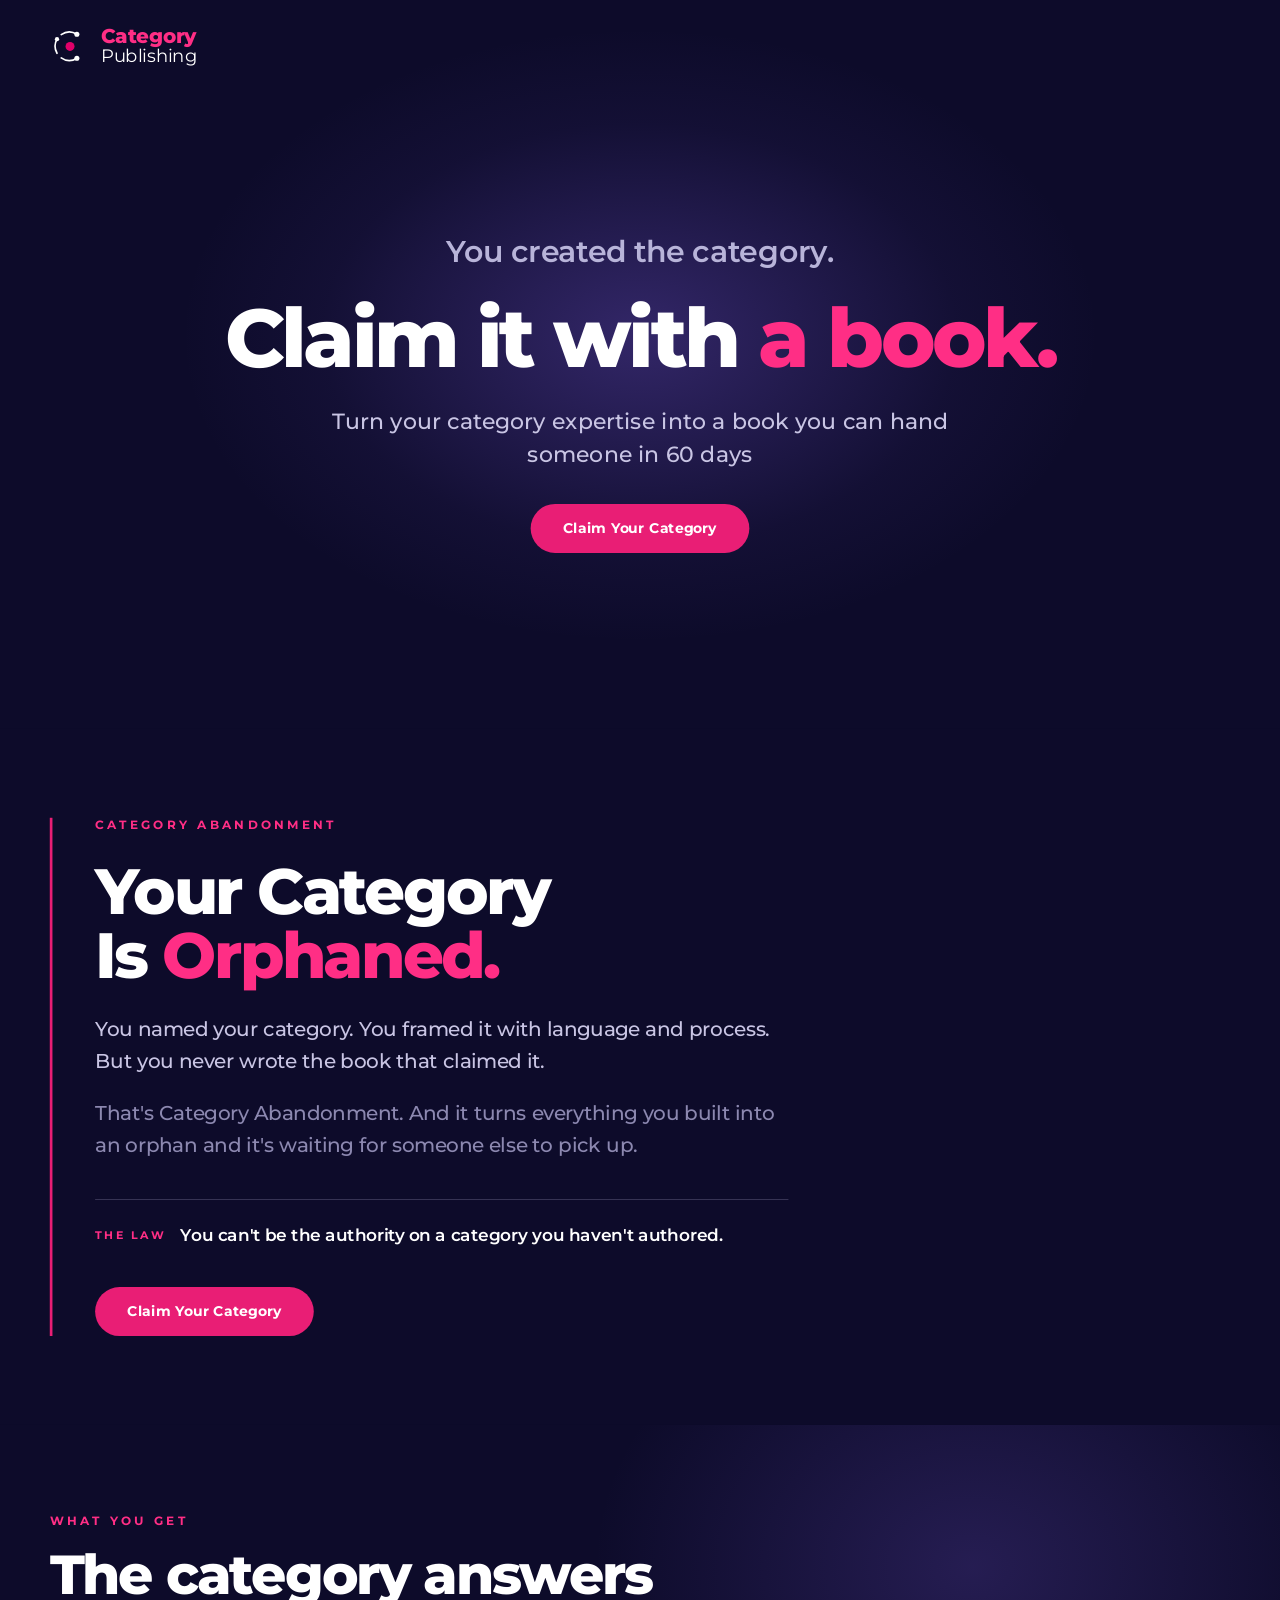
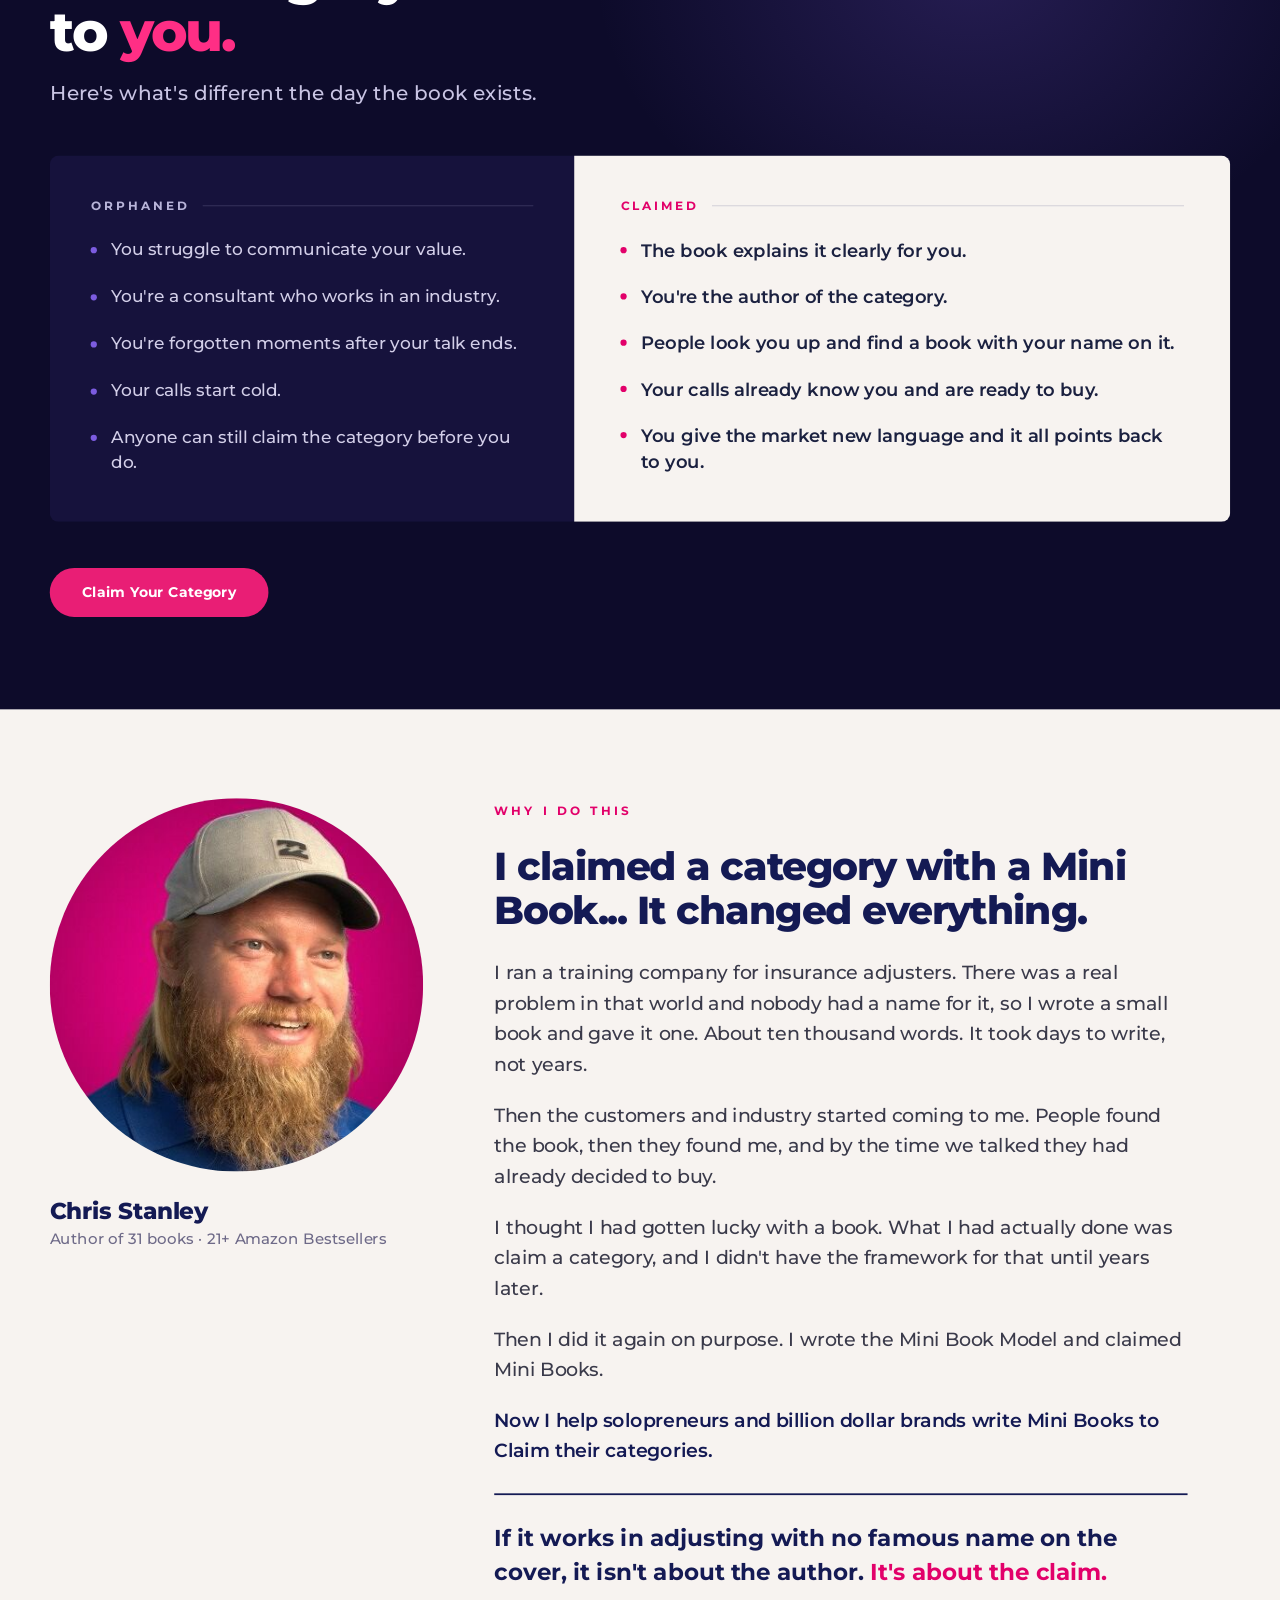
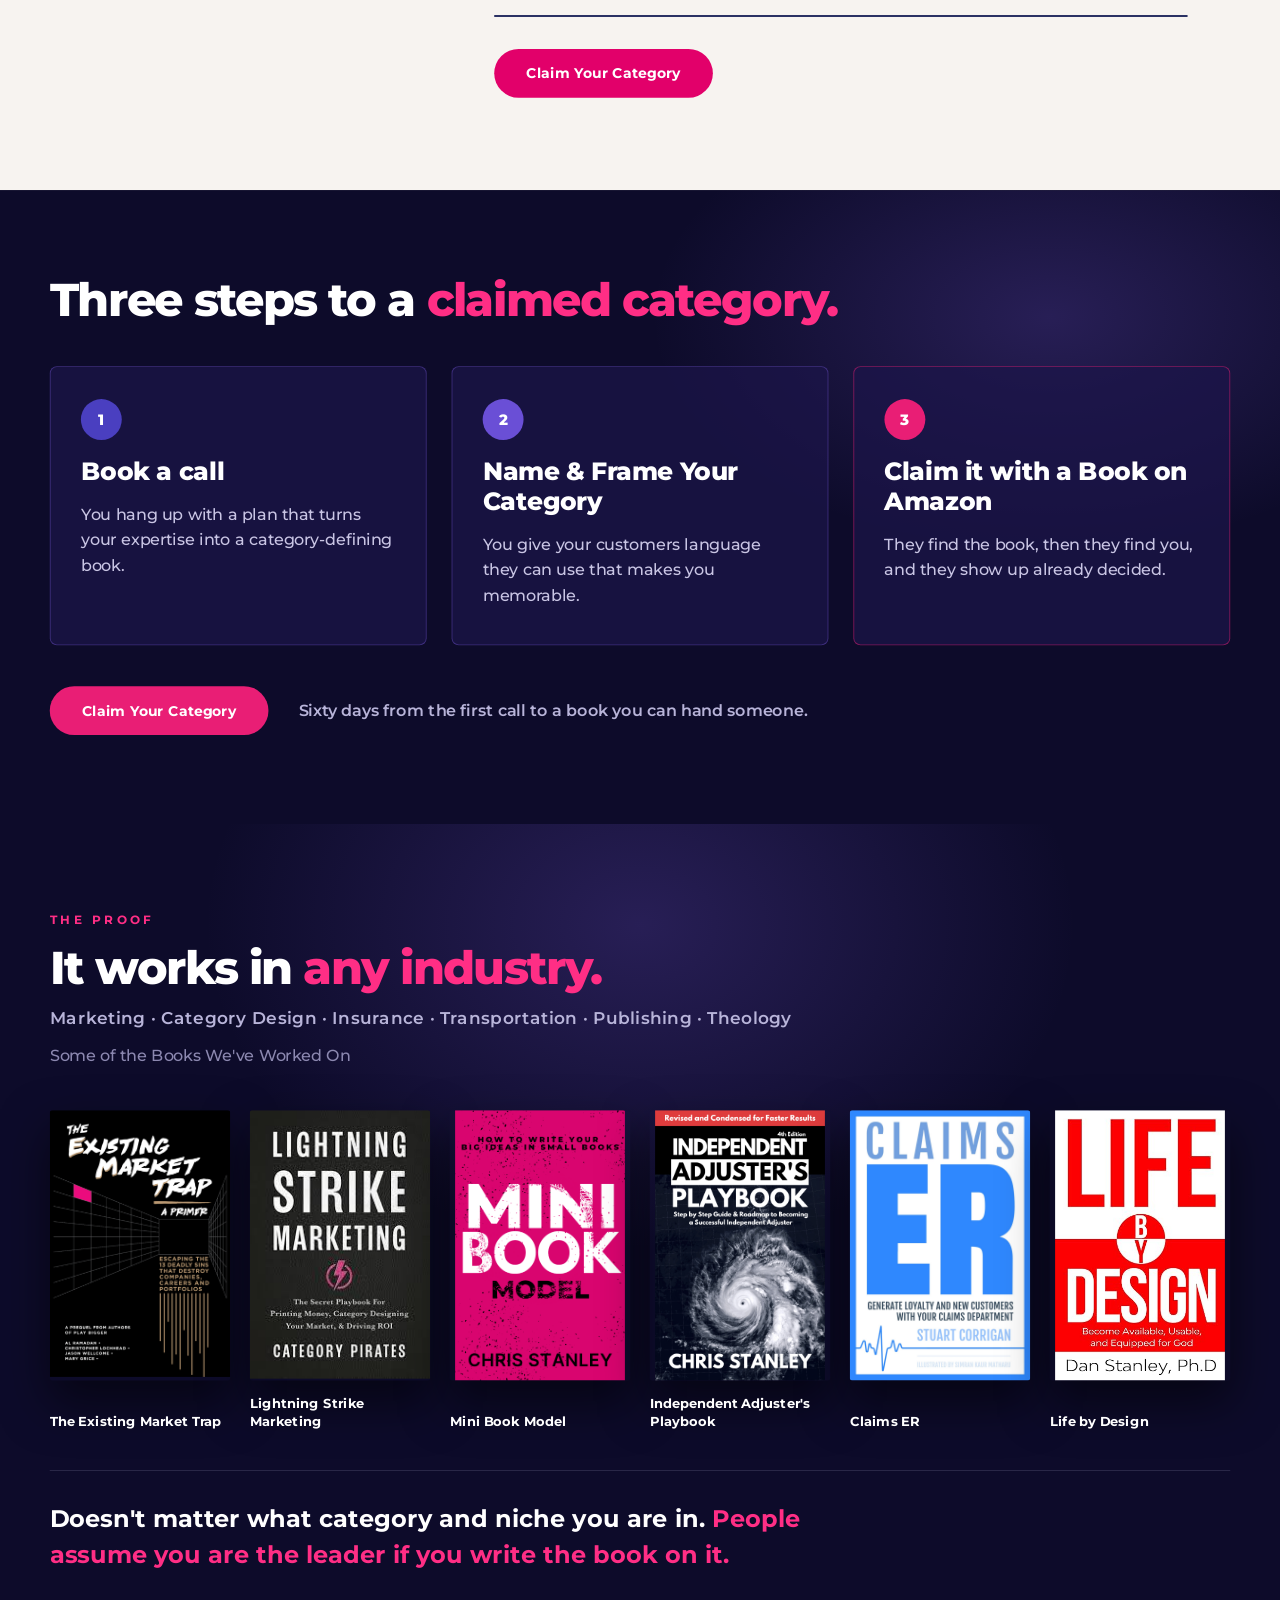
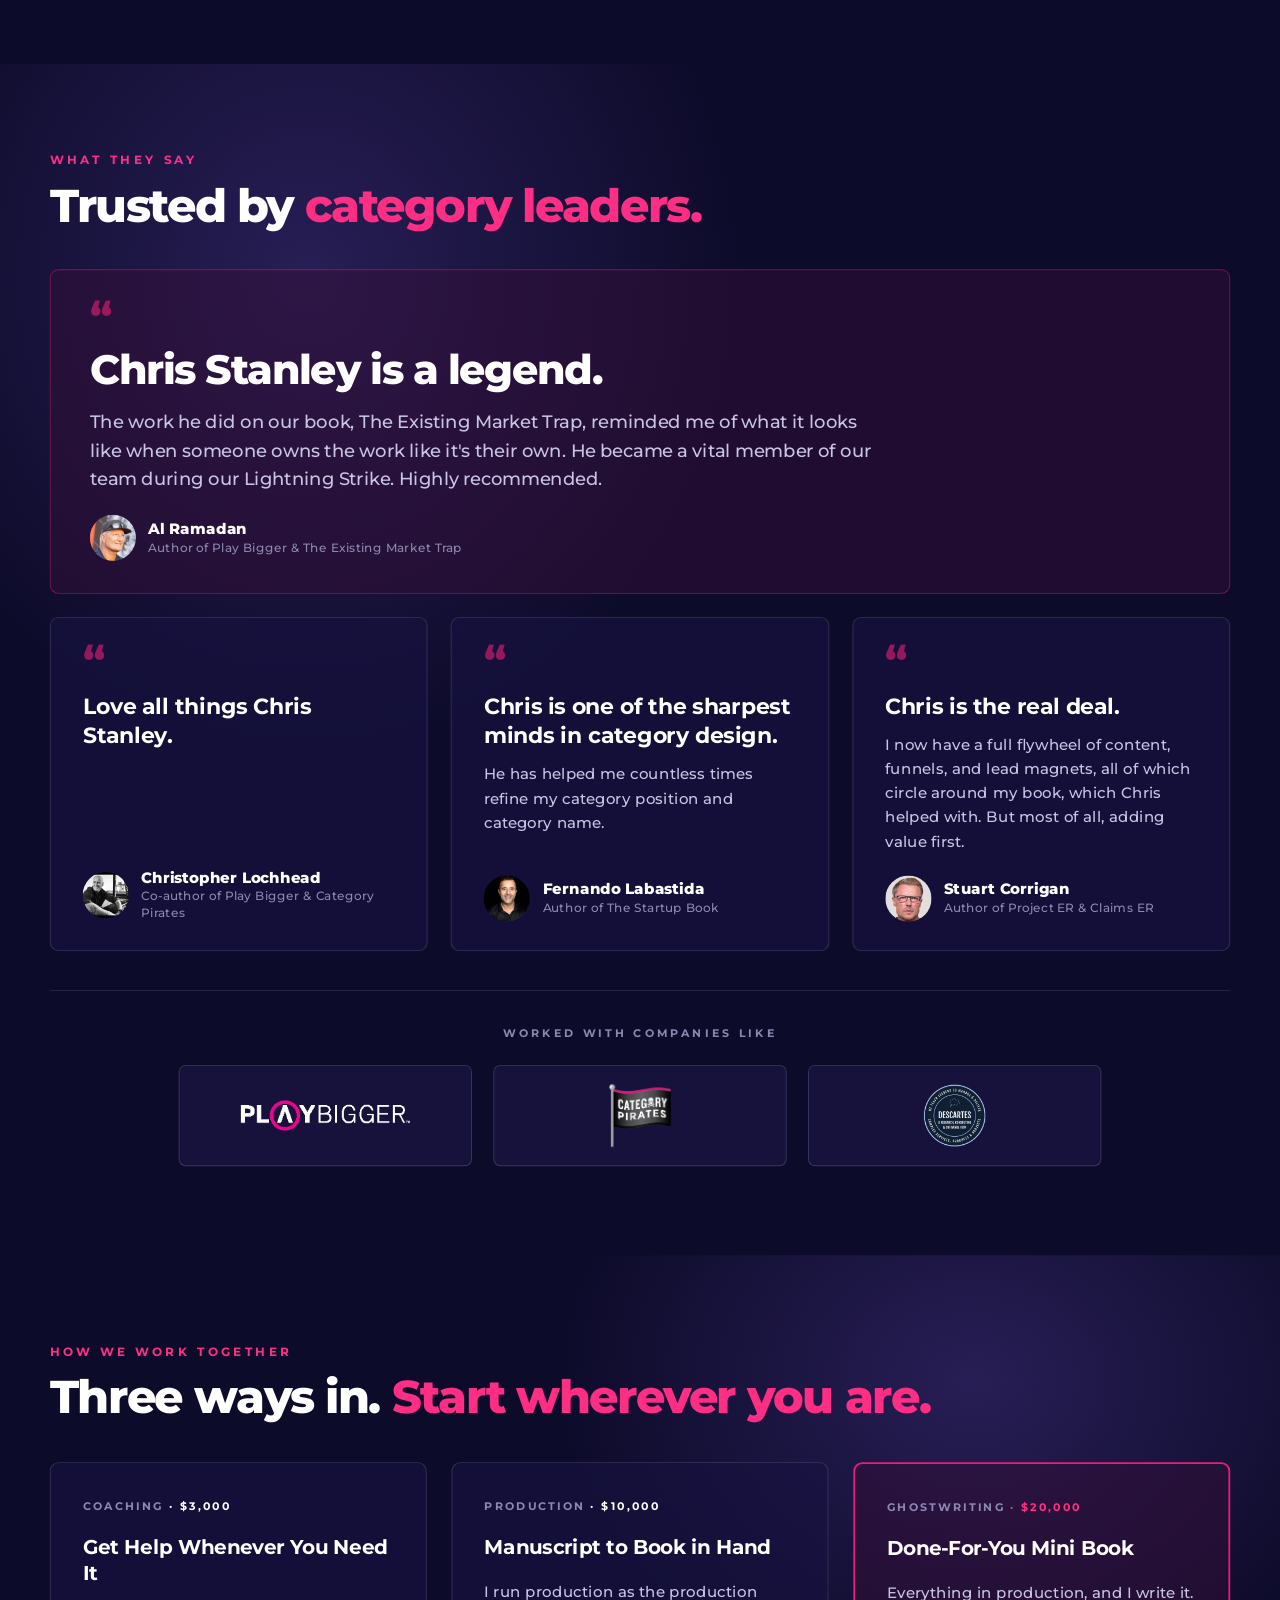
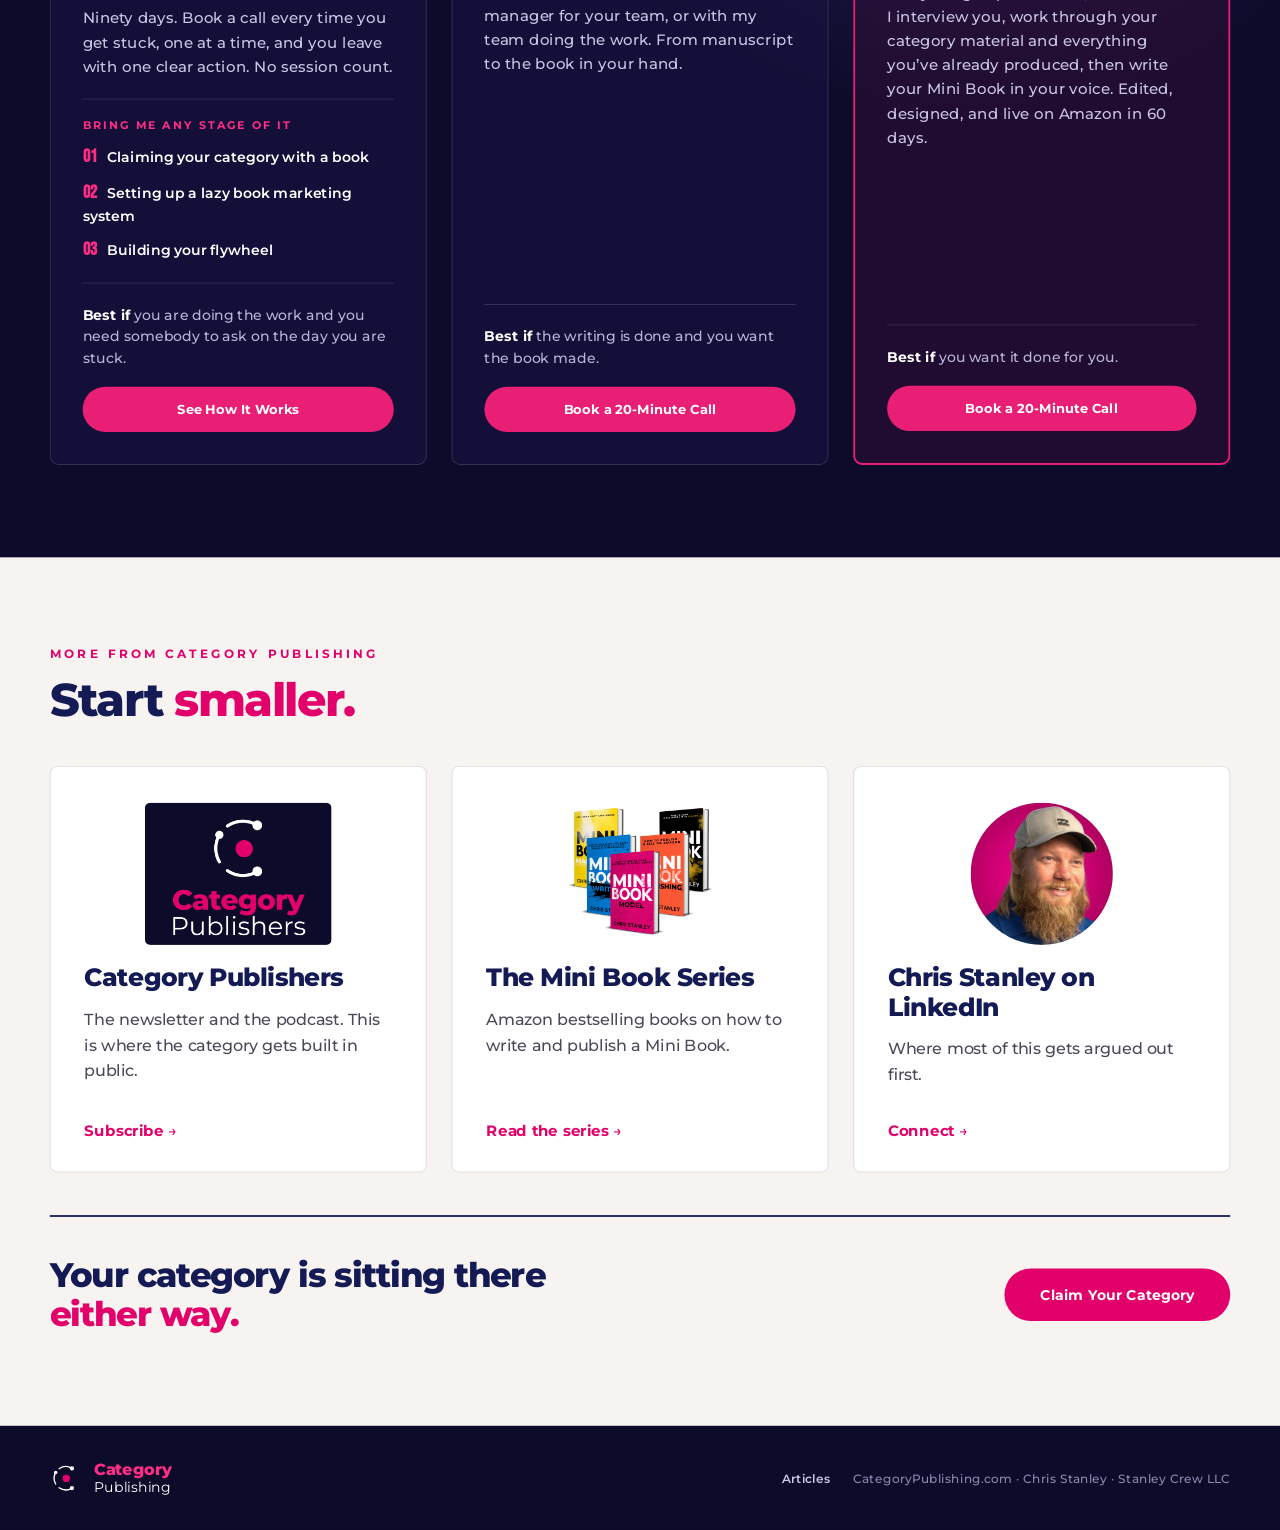
<file: index.html>
<!DOCTYPE html>
<html lang="en">
<head>
<meta charset="utf-8">
<meta name="viewport" content="width=device-width, initial-scale=1">
<title>Category Publishing — You created the category. Claim it with a book.</title>
<meta name="description" content="Coaching, production and ghostwriting for the book that claims your category. Three ways in, starting at $3,000 for ninety days of coaching.">
<meta property="og:title" content="Category Publishing">
<meta property="og:description" content="You created the category. Claim it with a book.">
<meta property="og:type" content="website">
<meta property="og:url" content="https://categorypublishing.com/">
<meta property="og:image" content="https://categorypublishing.com/assets/category-publishing-lockup.png">
<meta name="twitter:card" content="summary_large_image">
<link rel="icon" type="image/svg+xml" href="assets/category-publishing-icon.svg">
<link rel="preconnect" href="https://fonts.googleapis.com">
<link rel="preconnect" href="https://fonts.gstatic.com" crossorigin>
<link rel="stylesheet" href="https://fonts.googleapis.com/css2?family=Montserrat:wght@400;500;600;700;800&family=Bebas+Neue&display=swap">
<style>
  html, body { margin: 0; padding: 0; background: #0B0A22; -webkit-font-smoothing: antialiased; }
  body { font-family: Montserrat, system-ui, sans-serif; }
  a { color: #E2006A; text-decoration: none; }
  a:hover { color: #ff5fa2; }
  img { max-width: 100%; }
  #site { transform-origin: top left; }
  #shell { overflow: hidden; }
  .cta, .cta:hover { display: inline-block; color: #FFFFFF; text-decoration: none; }
  html { scroll-behavior: smooth; }
  @media (prefers-reduced-motion: reduce) { html { scroll-behavior: auto; } }
  #pricing { scroll-margin-top: 40px; }

  /* ---------- Mobile: stack everything, real type sizes ---------- */
  @media (max-width: 900px) {
    #shell { height: auto !important; overflow: visible !important; }
    #site { width: 100% !important; transform: none !important; margin: 0 !important; }
    #site [style*="width: 1440px"] { width: 100% !important; }
    /* every multi-column grid becomes one column ... */
    #site [style*="grid-template-columns"] { grid-template-columns: 1fr !important; }
    /* ... except the book shelf, which stays 2-up so covers do not fill the screen */
    #site [style*="grid-template-columns: repeat(6, 1fr)"] { grid-template-columns: repeat(2, 1fr) !important; gap: 18px !important; }
    #site img[style*="aspect-ratio: 2 / 3"] { box-shadow: 0 10px 24px rgba(0,0,0,.5) !important; }
    /* side-by-side flex rows stack */
    #site [style*="display: flex"]:not([style*="flex-direction: column"]) {
      flex-direction: column !important; align-items: flex-start !important; gap: 20px !important;
    }
    /* pairs that must stay side by side: logo lockups, avatars, bullet dots,
       step numbers, badge circles, centred tiles */
    #site [style*="display: flex"]:not([style*="flex-direction: column"])[style*="align-items: center; gap: 14px"],
    #site [style*="display: flex"]:not([style*="flex-direction: column"])[style*="align-items: center; gap: 16px"],
    #site [style*="display: flex"]:not([style*="flex-direction: column"])[style*="border-radius: 50%"],
    #site [style*="display: flex"]:not([style*="flex-direction: column"])[style*="justify-content: center"]:not([style*="align-items: stretch"]) {
      flex-direction: row !important; align-items: center !important; gap: 14px !important;
    }
    #site [style*="display: flex"]:not([style*="flex-direction: column"])[style*="gap: 16px; align-items: flex-start"] {
      flex-direction: row !important; align-items: flex-start !important; gap: 14px !important;
    }
    #site [style*="display: flex"]:not([style*="flex-direction: column"])[style*="align-items: baseline"] {
      flex-direction: row !important; align-items: baseline !important; gap: 12px !important;
    }
    /* release desktop constraints */
    #site [style*="max-width"] { max-width: 100% !important; }
    #site [style*="white-space: nowrap"] { white-space: normal !important; }
    #site [style*="height: 820px"] { height: auto !important; min-height: 0 !important; }
    #site [style*="position: absolute"][style*="inset: 104px 0 0"] {
      position: static !important; padding: 116px 22px 64px !important;
    }
    #site img[src*="chris-stanley"] { width: 220px !important; height: 220px !important; }
    #site [style*="border-left: 3px solid"] { padding-left: 22px !important; }
    /* CTAs go full width so they are thumb-sized */
    #site .cta { display: block !important; width: 100% !important; text-align: center !important; box-sizing: border-box !important; }
    [style*="font-size: 92px"] { font-size: 38px !important; }
    [style*="font-size: 72px"] { font-size: 32px !important; }
    [style*="font-size: 68px"] { font-size: 42px !important; }
    [style*="font-size: 62px"] { font-size: 30px !important; }
    [style*="font-size: 52px"] { font-size: 28px !important; }
    [style*="font-size: 46px"] { font-size: 30px !important; }
    [style*="font-size: 44px"] { font-size: 26px !important; }
    [style*="font-size: 38px"] { font-size: 24px !important; }
    [style*="font-size: 34px"] { font-size: 20px !important; }
    [style*="font-size: 30px"] { font-size: 22px !important; }
    [style*="font-size: 28px"] { font-size: 21px !important; }
    [style*="font-size: 27px"] { font-size: 19px !important; }
    [style*="font-size: 26px"] { font-size: 19px !important; }
    [style*="font-size: 25px"] { font-size: 17px !important; }
    [style*="font-size: 23px"] { font-size: 17px !important; }
    [style*="font-size: 22px"] { font-size: 17px !important; }
    [style*="font-size: 21px"] { font-size: 16px !important; }
    [style*="font-size: 20px"] { font-size: 16px !important; }
    [style*="font-size: 19px"] { font-size: 16px !important; }
    [style*="font-size: 18px"] { font-size: 15px !important; }
    [style*="font-size: 17px"] { font-size: 15px !important; }
    [style*="font-size: 16px"] { font-size: 15px !important; }
    [style*="font-size: 15px"] { font-size: 14px !important; }
    [style*="font-size: 14px"] { font-size: 13px !important; }
    [style*="font-size: 13px"] { font-size: 12px !important; }
    [style*="padding: 100px 56px 104px"] { padding: 56px 20px 60px !important; }
    [style*="padding: 96px 56px 100px"] { padding: 56px 20px 60px !important; }
    [style*="padding: 100px 56px 100px"] { padding: 56px 20px 60px !important; }
    [style*="padding: 100px 56px"] { padding: 56px 20px !important; }
    [style*="padding: 56px 56px 60px"] { padding: 32px 22px 36px !important; }
    [style*="padding: 48px 52px 52px"] { padding: 30px 22px 32px !important; }
    [style*="padding: 48px 46px 52px"] { padding: 30px 22px 32px !important; }
    [style*="padding: 40px 38px 36px"] { padding: 28px 22px 28px !important; }
    [style*="padding: 40px 36px 36px"] { padding: 28px 22px 28px !important; }
    [style*="padding: 36px 36px 32px"] { padding: 28px 22px 28px !important; }
    [style*="padding: 36px 34px 40px"] { padding: 28px 22px 30px !important; }
    [style*="padding: 40px 44px 36px"] { padding: 28px 22px 28px !important; }
    [style*="padding: 40px 56px"] { padding: 32px 20px !important; }
    [style*="padding: 0 56px 104px"] { padding: 0 20px 60px !important; }
    [style*="padding: 0 60px 40px"] { padding: 0 22px 32px !important; }
    [style*="padding: 0 56px"] { padding: 0 20px !important; }
    [style*="padding: 26px 44px"] { padding: 20px 26px !important; }
    [style*="padding: 20px 44px"] { padding: 18px 26px !important; }
    [style*="padding: 12px 44px"] { padding: 12px 26px !important; }
    [style*="padding: 18px 36px"] { padding: 17px 30px !important; }
    [style*="padding: 20px 40px"] { padding: 18px 30px !important; }
    [style*="padding: 16px 24px"] { padding: 16px 22px !important; }
  }
  @media (max-width: 420px) {
    #site [style*="font-size: 92px"] { font-size: 32px !important; }
    #site [style*="font-size: 72px"] { font-size: 28px !important; }
    #site [style*="font-size: 52px"] { font-size: 25px !important; }
  }
  /* Page still scrolls; the scrollbar itself is hidden. */
  html { scrollbar-width: none; -ms-overflow-style: none; }
  html::-webkit-scrollbar, body::-webkit-scrollbar { width: 0; height: 0; display: none; }
</style>
</head>
<body>
<div id="shell">
<div id="site" style="width: 1440px; margin: 0 auto; background: #0D0B2A; font-family: Montserrat, sans-serif;">
<div style="width: 1440px; height: 820px; position: relative; overflow: hidden; background: #0D0B2A; font-family: Montserrat, sans-serif;">
      <div style="position: absolute; inset: 0; background: radial-gradient(46% 54% at 50% 46%, rgba(124,92,224,.34) 0%, rgba(124,92,224,.06) 54%, rgba(13,11,42,0) 78%);"></div>
      <div style="position: absolute; top: 0; left: 0; right: 0; height: 104px; display: flex; align-items: center; padding: 0 56px; z-index: 3;">
        <div style="display: flex; align-items: center; gap: 14px;">
          <img src="assets/category-publishing-icon-reversed.svg" alt="" style="width: 44px; height: 44px; display: block;">
          <div style="display: flex; flex-direction: column; line-height: 1.08;">
            <span style="font-size: 22px; font-weight: 800; color: #FF2E85; letter-spacing: -.01em;">Category</span>
            <span style="font-size: 20px; font-weight: 400; color: #FFFFFF;">Publishing</span>
          </div>
        </div>
      </div>
      <div style="position: absolute; inset: 104px 0 0; display: flex; flex-direction: column; align-items: center; justify-content: center; gap: 30px; text-align: center; padding: 0 60px 40px; z-index: 2;">
        <div style="font-size: 34px; font-weight: 600; letter-spacing: -.01em; color: #B8B4D9;">You created the category.</div>
        <div style="font-size: 92px; font-weight: 800; letter-spacing: -.04em; line-height: 1; color: #FFFFFF; white-space: nowrap;">Claim it with <span style="color: #FF2E85;">a book.</span></div>
        <div style="font-size: 25px; font-weight: 500; line-height: 1.45; color: #C9C5E4; max-width: 720px;">Turn your category expertise into a book you can hand someone in 60 days</div>
        <div style="display: flex; flex-direction: column; align-items: center; gap: 26px; margin-top: 8px;"><a class="cta" href="#pricing" style="font-size: 16px; font-weight: 700; color: #FFFFFF; padding: 18px 36px; background: #E91E75; border-radius: 999px; align-self: center;">Claim Your Category</a>
        </div>
      </div>
    </div>
<div style="width: 1440px; position: relative; overflow: hidden; background: #0D0B2A; font-family: Montserrat, sans-serif;">
      <div style="position: relative; padding: 100px 56px;">
        <div style="border-left: 3px solid #E91E75; padding-left: 48px; display: flex; flex-direction: column; gap: 30px; max-width: 1080px;">
          <div style="font-size: 13px; font-weight: 700; letter-spacing: .3em; color: #FF2E85;">CATEGORY ABANDONMENT</div>
          <div style="font-size: 72px; font-weight: 800; letter-spacing: -.04em; line-height: 1; color: #FFFFFF;">Your Category<br>Is <span style="color: #FF2E85;">Orphaned.</span></div>
          <div style="display: flex; flex-direction: column; gap: 22px; max-width: 780px;">
            <div style="font-size: 22px; font-weight: 500; line-height: 1.65; color: #C9C5E4;">You named your category. You framed it with language and process. But you never wrote the book that claimed it.</div>
            <div style="font-size: 22px; font-weight: 500; line-height: 1.65; color: #8C88B0;">That's Category Abandonment. And it turns everything you built into an orphan and it's waiting for someone else to pick up.</div>
          </div>
          <div style="display: flex; align-items: center; gap: 16px; margin-top: 12px; padding-top: 26px; border-top: 1px solid rgba(184,180,217,.24); max-width: 780px;">
            <span style="font-size: 12px; font-weight: 700; letter-spacing: .26em; color: #FF2E85; white-space: nowrap;">THE LAW</span>
            <span style="font-size: 19px; font-weight: 600; line-height: 1.45; color: #FFFFFF;">You can't be the authority on a category you haven't authored.</span>
          </div>
          <a class="cta" href="#pricing" style="font-size: 16px; font-weight: 700; color: #FFFFFF; padding: 18px 36px; background: #E91E75; border-radius: 999px; align-self: flex-start; margin-top: 14px;">Claim Your Category</a>
        </div>
      </div>
    </div>
    <div style="width: 1440px; position: relative; overflow: hidden; background: #0D0B2A; font-family: Montserrat, sans-serif;">
      <div style="position: absolute; inset: 0; background: radial-gradient(40% 46% at 76% 16%, rgba(124,92,224,.22) 0%, rgba(13,11,42,0) 74%);"></div>
      <div style="position: relative; padding: 100px 56px 104px; display: flex; flex-direction: column; gap: 52px;">

        <div style="display: flex; flex-direction: column; gap: 20px; max-width: 900px;">
          <div style="font-size: 13px; font-weight: 700; letter-spacing: .3em; color: #FF2E85;">WHAT YOU GET</div>
          <div style="font-size: 62px; font-weight: 800; letter-spacing: -.038em; line-height: 1.04; color: #FFFFFF;">The category answers<br>to <span style="color: #FF2E85;">you.</span></div>
          <div style="font-size: 23px; font-weight: 500; line-height: 1.55; color: #C9C5E4;">Here's what's different the day the book exists.</div>
        </div>

        <div style="display: grid; grid-template-columns: 1fr 1.25fr; gap: 0; border-radius: 10px; overflow: hidden;">
          <div style="background: #16123C; padding: 48px 46px 52px; display: flex; flex-direction: column; gap: 28px;">
            <div style="display: flex; align-items: center; gap: 14px;">
              <span style="font-size: 13px; font-weight: 700; letter-spacing: .28em; color: #B8B4D9;">ORPHANED</span>
              <span style="flex: 1; height: 1px; background: rgba(184,180,217,.22);"></span>
            </div>
            <div style="display: flex; flex-direction: column; gap: 22px; flex: 1; justify-content: space-between;">
          <div style="display: flex; gap: 16px; align-items: flex-start;">
            <span style="width: 7px; height: 7px; border-radius: 50%; background: #7C5CE0; flex: 0 0 auto; margin-top: 11px;"></span>
            <span style="font-size: 19px; font-weight: 500; line-height: 1.5; color: #D2CEE8;">You struggle to communicate your value.</span>
          </div>
          <div style="display: flex; gap: 16px; align-items: flex-start;">
            <span style="width: 7px; height: 7px; border-radius: 50%; background: #7C5CE0; flex: 0 0 auto; margin-top: 11px;"></span>
            <span style="font-size: 19px; font-weight: 500; line-height: 1.5; color: #D2CEE8;">You're a consultant who works in an industry.</span>
          </div>
          <div style="display: flex; gap: 16px; align-items: flex-start;">
            <span style="width: 7px; height: 7px; border-radius: 50%; background: #7C5CE0; flex: 0 0 auto; margin-top: 11px;"></span>
            <span style="font-size: 19px; font-weight: 500; line-height: 1.5; color: #D2CEE8;">You're forgotten moments after your talk ends.</span>
          </div>
          <div style="display: flex; gap: 16px; align-items: flex-start;">
            <span style="width: 7px; height: 7px; border-radius: 50%; background: #7C5CE0; flex: 0 0 auto; margin-top: 11px;"></span>
            <span style="font-size: 19px; font-weight: 500; line-height: 1.5; color: #D2CEE8;">Your calls start cold.</span>
          </div>
          <div style="display: flex; gap: 16px; align-items: flex-start;">
            <span style="width: 7px; height: 7px; border-radius: 50%; background: #7C5CE0; flex: 0 0 auto; margin-top: 11px;"></span>
            <span style="font-size: 19px; font-weight: 500; line-height: 1.5; color: #D2CEE8;">Anyone can still claim the category before you do.</span>
          </div>
            </div>
          </div>
          <div style="background: #F7F3F0; padding: 48px 52px 52px; display: flex; flex-direction: column; gap: 28px;">
            <div style="display: flex; align-items: center; gap: 14px;">
              <span style="font-size: 13px; font-weight: 700; letter-spacing: .28em; color: #E2006A;">CLAIMED</span>
              <span style="flex: 1; height: 1px; background: rgba(20,26,84,.18);"></span>
            </div>
            <div style="display: flex; flex-direction: column; gap: 22px;">
          <div style="display: flex; gap: 16px; align-items: flex-start;">
            <span style="width: 7px; height: 7px; border-radius: 50%; background: #E2006A; flex: 0 0 auto; margin-top: 11px;"></span>
            <span style="font-size: 20px; font-weight: 600; line-height: 1.5; color: #1B2140;">The book explains it clearly for you.</span>
          </div>
          <div style="display: flex; gap: 16px; align-items: flex-start;">
            <span style="width: 7px; height: 7px; border-radius: 50%; background: #E2006A; flex: 0 0 auto; margin-top: 11px;"></span>
            <span style="font-size: 20px; font-weight: 600; line-height: 1.5; color: #1B2140;">You're the author of the category.</span>
          </div>
          <div style="display: flex; gap: 16px; align-items: flex-start;">
            <span style="width: 7px; height: 7px; border-radius: 50%; background: #E2006A; flex: 0 0 auto; margin-top: 11px;"></span>
            <span style="font-size: 20px; font-weight: 600; line-height: 1.5; color: #1B2140;">People look you up and find a book with your name on it.</span>
          </div>
          <div style="display: flex; gap: 16px; align-items: flex-start;">
            <span style="width: 7px; height: 7px; border-radius: 50%; background: #E2006A; flex: 0 0 auto; margin-top: 11px;"></span>
            <span style="font-size: 20px; font-weight: 600; line-height: 1.5; color: #1B2140;">Your calls already know you and are ready to buy.</span>
          </div>
          <div style="display: flex; gap: 16px; align-items: flex-start;">
            <span style="width: 7px; height: 7px; border-radius: 50%; background: #E2006A; flex: 0 0 auto; margin-top: 11px;"></span>
            <span style="font-size: 20px; font-weight: 600; line-height: 1.5; color: #1B2140;">You give the market new language and it all points back to you.</span>
          </div>
            </div>
          </div>
        </div>

        <a class="cta" href="#pricing" style="font-size: 16px; font-weight: 700; color: #FFFFFF; padding: 18px 36px; background: #E91E75; border-radius: 999px; align-self: flex-start;">Claim Your Category</a>
      </div>
    </div>

    <div style="width: 1440px; position: relative; overflow: hidden; background: #F7F3F0; font-family: Montserrat, sans-serif;">
      <div style="position: relative; padding: 100px 56px 104px; display: grid; grid-template-columns: 420px 1fr; gap: 80px; align-items: start;">

        <div style="display: flex; flex-direction: column; gap: 28px;">
          <img src="assets/chris-stanley.jpg" alt="Chris Stanley" style="width: 420px; height: 420px; object-fit: cover; border-radius: 50%; display: block;">
          <div style="display: flex; flex-direction: column; gap: 4px;">
            <div style="font-size: 26px; font-weight: 800; letter-spacing: -.015em; color: #141A54;">Chris Stanley</div>
            <div style="font-size: 17px; font-weight: 500; line-height: 1.5; color: #6E6A88;">Author of 31 books · 21+ Amazon Bestsellers</div>
          </div>
        </div>

        <div style="display: flex; flex-direction: column; gap: 30px; padding-top: 6px;">
          <div style="font-size: 13px; font-weight: 700; letter-spacing: .3em; color: #E2006A;">WHY I DO THIS</div>
          <div style="font-size: 44px; font-weight: 800; letter-spacing: -.03em; line-height: 1.1; color: #141A54; max-width: 780px;">I claimed a category with a Mini Book... It changed everything.</div>

          <div style="display: flex; flex-direction: column; gap: 22px; max-width: 780px;">
            <div style="font-size: 21px; font-weight: 500; line-height: 1.65; color: #3A3A4A;">I ran a training company for insurance adjusters. There was a real problem in that world and nobody had a name for it, so I wrote a small book and gave it one. About ten thousand words. It took days to write, not years.</div>
            <div style="font-size: 21px; font-weight: 500; line-height: 1.65; color: #3A3A4A;">Then the customers and industry started coming to me. People found the book, then they found me, and by the time we talked they had already decided to buy.</div>
            <div style="font-size: 21px; font-weight: 500; line-height: 1.65; color: #3A3A4A;">I thought I had gotten lucky with a book. What I had actually done was claim a category, and I didn't have the framework for that until years later.</div>
            <div style="font-size: 21px; font-weight: 500; line-height: 1.65; color: #3A3A4A;">Then I did it again on purpose. I wrote the Mini Book Model and claimed Mini Books.</div>
            <div style="font-size: 21px; font-weight: 600; line-height: 1.65; color: #141A54;">Now I help solopreneurs and billion dollar brands write Mini Books to Claim their categories.</div>
          </div>

          <div style="padding: 30px 0; border-top: 2px solid #141A54; border-bottom: 2px solid #141A54; max-width: 780px;">
            <div style="font-size: 26px; font-weight: 700; line-height: 1.45; color: #141A54;">If it works in adjusting with no famous name on the cover, it isn't about the author. <span style="color: #E2006A;">It's about the claim.</span></div>
          </div>

          <a class="cta" href="#pricing" style="font-size: 16px; font-weight: 700; color: #FFFFFF; padding: 18px 36px; background: #E2006A; border-radius: 999px; align-self: flex-start; margin-top: 6px;">Claim Your Category</a>
        </div>
      </div>
    </div>

    <div style="width: 1440px; position: relative; overflow: hidden; background: #0D0B2A; font-family: Montserrat, sans-serif;">
      <div style="position: absolute; inset: 0; background: radial-gradient(42% 50% at 82% 20%, rgba(124,92,224,.24) 0%, rgba(13,11,42,0) 74%);"></div>
      <div style="position: relative; padding: 96px 56px 100px; display: flex; flex-direction: column; gap: 46px;">
        <div style="font-size: 52px; font-weight: 800; letter-spacing: -.035em; line-height: 1.06; color: #FFFFFF;">Three steps to a <span style="color: #FF2E85;">claimed category.</span></div>
        <div style="display: grid; grid-template-columns: repeat(3, 1fr); gap: 28px;">
          <div style="background: rgba(28,22,74,.72); border: 1px solid rgba(124,92,224,.38); border-radius: 8px; padding: 36px 34px 40px; display: flex; flex-direction: column; gap: 18px;">
            <span style="width: 46px; height: 46px; border-radius: 50%; background: #4A3FC0; display: flex; align-items: center; justify-content: center; font-size: 17px; font-weight: 800; color: #FFFFFF;">1</span>
            <div style="font-size: 28px; font-weight: 800; letter-spacing: -.015em; color: #FFFFFF;">Book a call</div>
            <div style="font-size: 18px; font-weight: 500; line-height: 1.6; color: #C9C5E4;">You hang up with a plan that turns your expertise into a category-defining book.</div>
          </div>
          <div style="background: rgba(28,22,74,.72); border: 1px solid rgba(124,92,224,.38); border-radius: 8px; padding: 36px 34px 40px; display: flex; flex-direction: column; gap: 18px;">
            <span style="width: 46px; height: 46px; border-radius: 50%; background: #6A4FD6; display: flex; align-items: center; justify-content: center; font-size: 17px; font-weight: 800; color: #FFFFFF;">2</span>
            <div style="font-size: 28px; font-weight: 800; letter-spacing: -.015em; color: #FFFFFF;">Name &amp; Frame Your Category</div>
            <div style="font-size: 18px; font-weight: 500; line-height: 1.6; color: #C9C5E4;">You give your customers language they can use that makes you memorable.</div>
          </div>
          <div style="background: rgba(28,22,74,.72); border: 1px solid rgba(233,30,117,.5); border-radius: 8px; padding: 36px 34px 40px; display: flex; flex-direction: column; gap: 18px;">
            <span style="width: 46px; height: 46px; border-radius: 50%; background: #E91E75; display: flex; align-items: center; justify-content: center; font-size: 17px; font-weight: 800; color: #FFFFFF;">3</span>
            <div style="font-size: 28px; font-weight: 800; letter-spacing: -.015em; color: #FFFFFF;">Claim it with a Book on Amazon</div>
            <div style="font-size: 18px; font-weight: 500; line-height: 1.6; color: #C9C5E4;">They find the book, then they find you, and they show up already decided.</div>
          </div>
        </div>
        <div style="display: flex; align-items: center; gap: 34px;">
          <a class="cta" href="#pricing" style="font-size: 16px; font-weight: 700; color: #FFFFFF; padding: 18px 36px; background: #E91E75; border-radius: 999px; align-self: flex-start;">Claim Your Category</a>
          <span style="font-size: 18px; font-weight: 600; color: #B8B4D9;">Sixty days from the first call to a book you can hand someone.</span>
        </div>
      </div>
    </div>

    <div style="width: 1440px; position: relative; overflow: hidden; background: #0D0B2A; font-family: Montserrat, sans-serif;">
      <div style="position: absolute; inset: 0; background: radial-gradient(46% 52% at 50% 12%, rgba(124,92,224,.24) 0%, rgba(13,11,42,0) 74%);"></div>
      <div style="position: relative; padding: 100px 56px 104px; display: flex; flex-direction: column; gap: 46px;">

        <div style="display: flex; flex-direction: column; gap: 18px;">
          <div style="font-size: 13px; font-weight: 700; letter-spacing: .3em; color: #FF2E85;">THE PROOF</div>
          <div style="font-size: 52px; font-weight: 800; letter-spacing: -.035em; line-height: 1.06; color: #FFFFFF;">It works in <span style="color: #FF2E85;">any industry.</span></div>
          <div style="font-size: 19px; font-weight: 600; letter-spacing: .04em; color: #B8B4D9;">Marketing · Category Design · Insurance · Transportation · Publishing · Theology</div>
          <div style="font-size: 18px; font-weight: 500; line-height: 1.55; color: #8C88B0;">Some of the Books We've Worked On</div>
        </div>

        <div style="display: grid; grid-template-columns: repeat(6, 1fr); gap: 22px; align-items: stretch;">
          <div style="display: flex; flex-direction: column; gap: 16px; height: 100%;">
            <img src="assets/cover-existing-market-trap-web.png" alt="The Existing Market Trap" style="width: 100%; aspect-ratio: 2 / 3; object-fit: contain; object-position: top; display: block; border-radius: 3px; box-shadow: 0 24px 54px rgba(0,0,0,.55);">
            <div style="display: flex; flex-direction: column; gap: 3px; margin-top: auto;">
              <div style="font-size: 15px; font-weight: 700; line-height: 1.3; color: #FFFFFF;">The Existing Market Trap</div>
            </div>
          </div>
          <div style="display: flex; flex-direction: column; gap: 16px; height: 100%;">
            <img src="assets/cover-lightning-strike.jpg" alt="Lightning Strike Marketing" style="width: 100%; aspect-ratio: 2 / 3; object-fit: contain; object-position: top; display: block; border-radius: 3px; box-shadow: 0 24px 54px rgba(0,0,0,.55);">
            <div style="display: flex; flex-direction: column; gap: 3px; margin-top: auto;">
              <div style="font-size: 15px; font-weight: 700; line-height: 1.3; color: #FFFFFF;">Lightning Strike Marketing</div>
            </div>
          </div>
          <div style="display: flex; flex-direction: column; gap: 16px; height: 100%;">
            <img src="assets/cover-mini-book-model-web.png" alt="Mini Book Model" style="width: 100%; aspect-ratio: 2 / 3; object-fit: contain; object-position: top; display: block; border-radius: 3px; box-shadow: 0 24px 54px rgba(0,0,0,.55);">
            <div style="display: flex; flex-direction: column; gap: 3px; margin-top: auto;">
              <div style="font-size: 15px; font-weight: 700; line-height: 1.3; color: #FFFFFF;">Mini Book Model</div>
            </div>
          </div>
          <div style="display: flex; flex-direction: column; gap: 16px; height: 100%;">
            <img src="assets/cover-adjusters-playbook-web.png" alt="Independent Adjuster's Playbook" style="width: 100%; aspect-ratio: 2 / 3; object-fit: contain; object-position: top; display: block; border-radius: 3px; box-shadow: 0 24px 54px rgba(0,0,0,.55);">
            <div style="display: flex; flex-direction: column; gap: 3px; margin-top: auto;">
              <div style="font-size: 15px; font-weight: 700; line-height: 1.3; color: #FFFFFF;">Independent Adjuster's Playbook</div>
            </div>
          </div>
          <div style="display: flex; flex-direction: column; gap: 16px; height: 100%;">
            <img src="assets/cover-claims-er-web.png" alt="Claims ER" style="width: 100%; aspect-ratio: 2 / 3; object-fit: contain; object-position: top; display: block; border-radius: 3px; box-shadow: 0 24px 54px rgba(0,0,0,.55);">
            <div style="display: flex; flex-direction: column; gap: 3px; margin-top: auto;">
              <div style="font-size: 15px; font-weight: 700; line-height: 1.3; color: #FFFFFF;">Claims ER</div>
            </div>
          </div>
          <div style="display: flex; flex-direction: column; gap: 16px; height: 100%;">
            <img src="assets/cover-life-by-design-web.jpg" alt="Life by Design by Dan Stanley, Ph.D" style="width: 100%; aspect-ratio: 2 / 3; object-fit: contain; object-position: top; display: block; border-radius: 3px; box-shadow: 0 24px 54px rgba(0,0,0,.55);">
            <div style="display: flex; flex-direction: column; gap: 3px; margin-top: auto;">
              <div style="font-size: 15px; font-weight: 700; line-height: 1.3; color: #FFFFFF;">Life by Design</div>
            </div>
          </div>
        </div>

        <div style="display: flex; flex-direction: column; gap: 26px; padding-top: 34px; border-top: 1px solid rgba(184,180,217,.22);">
          <div style="font-size: 27px; font-weight: 700; line-height: 1.45; color: #FFFFFF; max-width: 900px;">Doesn't matter what category and niche you are in. <span style="color: #FF2E85;">People assume you are the leader if you write the book on it.</span></div>
        </div>
      </div>
    </div>

    <div style="width: 1440px; position: relative; overflow: hidden; background: #0D0B2A; font-family: Montserrat, sans-serif;">
      <div style="position: absolute; inset: 0; background: radial-gradient(46% 54% at 24% 18%, rgba(124,92,224,.24) 0%, rgba(13,11,42,0) 74%);"></div>
      <div style="position: relative; padding: 100px 56px 100px; display: flex; flex-direction: column; gap: 44px;">

        <div style="display: flex; flex-direction: column; gap: 16px;">
          <div style="font-size: 13px; font-weight: 700; letter-spacing: .3em; color: #FF2E85;">WHAT THEY SAY</div>
          <div style="font-size: 52px; font-weight: 800; letter-spacing: -.035em; line-height: 1.06; color: #FFFFFF;">Trusted by <span style="color: #FF2E85;">category leaders.</span></div>
        </div>

        <div style="display: grid; grid-template-columns: repeat(3, 1fr); gap: 26px; align-items: stretch;">
          <div style="background: rgba(52,14,54,.5); border: 1px solid rgba(233,30,117,.45); border-radius: 10px; padding: 40px 44px 36px; display: flex; flex-direction: column; gap: 24px; grid-column: 1 / -1;">
            <div style="font-size: 46px; line-height: .5; color: rgba(233,30,117,.6); font-weight: 800;">&ldquo;</div>
            <div style="display: flex; flex-direction: column; gap: 18px;">
              <div style="font-size: 46px; font-weight: 800; letter-spacing: -.03em; line-height: 1.1; color: #FFFFFF;">Chris Stanley is a legend.</div>
              <div style="font-size: 20px; font-weight: 500; line-height: 1.6; color: #C9C5E4; max-width: 900px;">The work he did on our book, The Existing Market Trap, reminded me of what it looks like when someone owns the work like it's their own. He became a vital member of our team during our Lightning Strike. Highly recommended.</div>
            </div>
            <div style="display: flex; align-items: center; gap: 14px; margin-top: auto;">
              <img src="assets/person-al-ramadan-web.png" alt="Al Ramadan" style="width: 52px; height: 52px; border-radius: 50%; object-fit: cover; display: block; flex: 0 0 auto;">
              <div style="display: flex; flex-direction: column; gap: 2px;">
                <span style="font-size: 17px; font-weight: 800; color: #FFFFFF;">Al Ramadan</span>
                <span style="font-size: 14px; font-weight: 500; line-height: 1.35; color: #8C88B0;">Author of Play Bigger &amp; The Existing Market Trap</span>
              </div>
            </div>
          </div>
          <div style="background: rgba(24,19,64,.66); border: 1px solid rgba(184,180,217,.2); border-radius: 10px; padding: 36px 36px 32px; display: flex; flex-direction: column; gap: 24px;">
            <div style="font-size: 46px; line-height: .5; color: rgba(233,30,117,.6); font-weight: 800;">&ldquo;</div>
            <div style="font-size: 25px; font-weight: 700; letter-spacing: -.015em; line-height: 1.3; color: #FFFFFF;">Love all things Chris Stanley.</div>
            <div style="display: flex; align-items: center; gap: 14px; margin-top: auto;">
              <img src="assets/person-christopher-lochhead-web.png" alt="Christopher Lochhead" style="width: 52px; height: 52px; border-radius: 50%; object-fit: cover; display: block; flex: 0 0 auto;">
              <div style="display: flex; flex-direction: column; gap: 2px;">
                <span style="font-size: 17px; font-weight: 800; color: #FFFFFF;">Christopher Lochhead</span>
                <span style="font-size: 14px; font-weight: 500; line-height: 1.35; color: #8C88B0;">Co-author of Play Bigger &amp; Category Pirates</span>
              </div>
            </div>
          </div>
          <div style="background: rgba(24,19,64,.66); border: 1px solid rgba(184,180,217,.2); border-radius: 10px; padding: 36px 36px 32px; display: flex; flex-direction: column; gap: 24px;">
            <div style="font-size: 46px; line-height: .5; color: rgba(233,30,117,.6); font-weight: 800;">&ldquo;</div>
            <div style="display: flex; flex-direction: column; gap: 14px;">
              <div style="font-size: 25px; font-weight: 700; letter-spacing: -.015em; line-height: 1.3; color: #FFFFFF;">Chris is one of the sharpest minds in category design.</div>
              <div style="font-size: 17px; font-weight: 500; line-height: 1.6; color: #C9C5E4;">He has helped me countless times refine my category position and category name.</div>
            </div>
            <div style="display: flex; align-items: center; gap: 14px; margin-top: auto;">
              <img src="assets/person-fernando-labastida-web.png" alt="Fernando Labastida" style="width: 52px; height: 52px; border-radius: 50%; object-fit: cover; display: block; flex: 0 0 auto;">
              <div style="display: flex; flex-direction: column; gap: 2px;">
                <span style="font-size: 17px; font-weight: 800; color: #FFFFFF;">Fernando Labastida</span>
                <span style="font-size: 14px; font-weight: 500; line-height: 1.35; color: #8C88B0;">Author of The Startup Book</span>
              </div>
            </div>
          </div>
          <div style="background: rgba(24,19,64,.66); border: 1px solid rgba(184,180,217,.2); border-radius: 10px; padding: 36px 36px 32px; display: flex; flex-direction: column; gap: 24px;">
            <div style="font-size: 46px; line-height: .5; color: rgba(233,30,117,.6); font-weight: 800;">&ldquo;</div>
            <div style="display: flex; flex-direction: column; gap: 14px;">
              <div style="font-size: 25px; font-weight: 700; letter-spacing: -.015em; line-height: 1.3; color: #FFFFFF;">Chris is the real deal.</div>
              <div style="font-size: 17px; font-weight: 500; line-height: 1.6; color: #C9C5E4;">I now have a full flywheel of content, funnels, and lead magnets, all of which circle around my book, which Chris helped with. But most of all, adding value first.</div>
            </div>
            <div style="display: flex; align-items: center; gap: 14px; margin-top: auto;">
              <img src="assets/person-stuart-corrigan-web.png" alt="Stuart Corrigan" style="width: 52px; height: 52px; border-radius: 50%; object-fit: cover; display: block; flex: 0 0 auto;">
              <div style="display: flex; flex-direction: column; gap: 2px;">
                <span style="font-size: 17px; font-weight: 800; color: #FFFFFF;">Stuart Corrigan</span>
                <span style="font-size: 14px; font-weight: 500; line-height: 1.35; color: #8C88B0;">Author of Project ER &amp; Claims ER</span>
              </div>
            </div>
          </div>
        </div>

        <div style="display: flex; flex-direction: column; gap: 28px; align-items: center; padding-top: 40px; border-top: 1px solid rgba(184,180,217,.2);">
          <div style="font-size: 12px; font-weight: 700; letter-spacing: .32em; color: #8C88B0;">WORKED WITH COMPANIES LIKE</div>
          <div style="display: flex; align-items: stretch; justify-content: center; gap: 24px;">
            <div style="background: #16123C; border: 1px solid rgba(184,180,217,.22); border-radius: 8px; padding: 26px 44px; display: flex; align-items: center; justify-content: center; min-width: 240px;">
              <img src="assets/logo-play-bigger.png" alt="Play Bigger" style="height: 34px; width: auto; display: block;">
            </div>
            <div style="background: #16123C; border: 1px solid rgba(184,180,217,.22); border-radius: 8px; padding: 20px 44px; display: flex; align-items: center; justify-content: center; min-width: 240px;">
              <img src="assets/logo-category-pirates.webp" alt="Category Pirates" style="height: 72px; width: auto; display: block;">
            </div>
            <div style="background: #16123C; border: 1px solid rgba(184,180,217,.22); border-radius: 8px; padding: 12px 44px; display: flex; align-items: center; justify-content: center; min-width: 240px;">
              <img src="assets/logo-descartes-web.png" alt="Descartes" style="height: 88px; width: auto; display: block;">
            </div>
          </div>
        </div>
      </div>
    </div>

<div style="width: 1440px; position: relative; overflow: hidden; background: #0D0B2A; font-family: Montserrat, sans-serif;">
      <div style="position: absolute; inset: 0; background: radial-gradient(44% 50% at 76% 14%, rgba(124,92,224,.24) 0%, rgba(13,11,42,0) 74%);"></div>
      <div style="position: relative; padding: 100px 56px 104px; display: flex; flex-direction: column; gap: 46px;">

        <div style="display: flex; flex-direction: column; gap: 16px;">
          <div id="pricing" style="font-size: 13px; font-weight: 700; letter-spacing: .3em; color: #FF2E85;">HOW WE WORK TOGETHER</div>
          <div style="font-size: 52px; font-weight: 800; letter-spacing: -.035em; line-height: 1.06; color: #FFFFFF;">Three ways in. <span style="color: #FF2E85;">Start wherever you are.</span></div>
        </div>

        <div style="display: grid; grid-template-columns: repeat(3, 1fr); gap: 28px; align-items: stretch;">
          <div style="background: rgba(24,19,64,.66); border: 1px solid rgba(184,180,217,.2); border-radius: 10px; padding: 40px 36px 36px; display: flex; flex-direction: column; gap: 22px;">
            <div style="font-size: 12px; font-weight: 700; letter-spacing: .22em; line-height: 1.5; color: #8C88B0;">COACHING <span style="color: #FFFFFF;">&middot; $3,000</span></div>
            <div style="font-size: 22px; font-weight: 700; line-height: 1.35; color: #FFFFFF;">Get Help Whenever You Need It</div>
            <div style="font-size: 17px; font-weight: 500; line-height: 1.6; color: #C9C5E4;">Ninety days. Book a call every time you get stuck, one at a time, and you leave with one clear action. No session count.</div>
            <div style="padding-top: 20px; border-top: 1px solid rgba(184,180,217,.2); display: flex; flex-direction: column; gap: 12px;">
              <div style="font-size: 12px; font-weight: 700; letter-spacing: .22em; line-height: 1.5; color: #FF2E85;">BRING ME ANY STAGE OF IT</div>
              <div style="font-size: 16px; font-weight: 600; line-height: 1.45; color: #FFFFFF;"><span style="font-family: 'Bebas Neue', sans-serif; font-size: 20px; letter-spacing: .04em; color: #FF2E85; margin-right: 10px;">01</span>Claiming your category with a book</div>
              <div style="font-size: 16px; font-weight: 600; line-height: 1.45; color: #FFFFFF;"><span style="font-family: 'Bebas Neue', sans-serif; font-size: 20px; letter-spacing: .04em; color: #FF2E85; margin-right: 10px;">02</span>Setting up a lazy book marketing system</div>
              <div style="font-size: 16px; font-weight: 600; line-height: 1.45; color: #FFFFFF;"><span style="font-family: 'Bebas Neue', sans-serif; font-size: 20px; letter-spacing: .04em; color: #FF2E85; margin-right: 10px;">03</span>Building your flywheel</div>
            </div>
            <div style="margin-top: auto; padding-top: 24px; border-top: 1px solid rgba(184,180,217,.2); display: flex; flex-direction: column; gap: 20px;">
              <div style="font-size: 16px; font-weight: 500; line-height: 1.5; color: #B8B4D9;"><span style="font-weight: 700; color: #FFFFFF;">Best if</span> you are doing the work and you need somebody to ask on the day you are stuck.</div>
              <a class="cta" href="/coaching/" style="font-size: 15px; font-weight: 700; color: #FFFFFF; padding: 16px 24px; background: #E91E75; border-radius: 999px; text-align: center;">See How It Works</a>
            </div>
          </div>
          <div style="background: rgba(24,19,64,.66); border: 1px solid rgba(184,180,217,.2); border-radius: 10px; padding: 40px 36px 36px; display: flex; flex-direction: column; gap: 22px;">
            <div style="font-size: 12px; font-weight: 700; letter-spacing: .22em; line-height: 1.5; color: #8C88B0;">PRODUCTION <span style="color: #FFFFFF;">&middot; $10,000</span></div>
            <div style="font-size: 22px; font-weight: 700; line-height: 1.35; color: #FFFFFF;">Manuscript to Book in Hand</div>
            <div style="font-size: 17px; font-weight: 500; line-height: 1.6; color: #C9C5E4;">I run production as the production manager for your team, or with my team doing the work. From manuscript to the book in your hand.</div>
            <div style="margin-top: auto; padding-top: 24px; border-top: 1px solid rgba(184,180,217,.2); display: flex; flex-direction: column; gap: 20px;">
              <div style="font-size: 16px; font-weight: 500; line-height: 1.5; color: #B8B4D9;"><span style="font-weight: 700; color: #FFFFFF;">Best if</span> the writing is done and you want the book made.</div>
              <a class="cta" href="https://calendly.com/iapath/category-publishing" target="_blank" rel="noopener" style="font-size: 15px; font-weight: 700; color: #FFFFFF; padding: 16px 24px; background: #E91E75; border-radius: 999px; text-align: center;">Book a 20-Minute Call</a>
            </div>
          </div>
          <div style="background: rgba(52,14,54,.5); border: 2px solid #E91E75; border-radius: 10px; padding: 40px 36px 36px; display: flex; flex-direction: column; gap: 22px;">
            <div style="font-size: 12px; font-weight: 700; letter-spacing: .22em; line-height: 1.5; color: #8C88B0;">GHOSTWRITING <span style="color: #FF2E85;">&middot; $20,000</span></div>
            <div style="font-size: 22px; font-weight: 700; line-height: 1.35; color: #FFFFFF;">Done-For-You Mini Book</div>
            <div style="font-size: 17px; font-weight: 500; line-height: 1.6; color: #C9C5E4;">Everything in production, and I write it. I interview you, work through your category material and everything you&rsquo;ve already produced, then write your Mini Book in your voice. Edited, designed, and live on Amazon in 60 days.</div>
            <div style="margin-top: auto; padding-top: 24px; border-top: 1px solid rgba(184,180,217,.2); display: flex; flex-direction: column; gap: 20px;">
              <div style="font-size: 16px; font-weight: 500; line-height: 1.5; color: #B8B4D9;"><span style="font-weight: 700; color: #FFFFFF;">Best if</span> you want it done for you.</div>
              <a class="cta" href="https://calendly.com/iapath/category-publishing" target="_blank" rel="noopener" style="font-size: 15px; font-weight: 700; color: #FFFFFF; padding: 16px 24px; background: #E91E75; border-radius: 999px; text-align: center;">Book a 20-Minute Call</a>
            </div>
          </div>
        </div>

      </div>
    </div>

    <div style="width: 1440px; position: relative; overflow: hidden; background: #F7F3F0; font-family: Montserrat, sans-serif;">
      <div style="position: relative; padding: 100px 56px 104px; display: flex; flex-direction: column; gap: 48px;">

        <div style="display: flex; flex-direction: column; gap: 16px;">
          <div style="font-size: 13px; font-weight: 700; letter-spacing: .3em; color: #E2006A;">MORE FROM CATEGORY PUBLISHING</div>
          <div style="font-size: 52px; font-weight: 800; letter-spacing: -.035em; line-height: 1.06; color: #141A54;">Start <span style="color: #E2006A;">smaller.</span></div>
        </div>

        <div style="display: grid; grid-template-columns: repeat(3, 1fr); gap: 28px; align-items: stretch;">
          <div style="background: #FFFFFF; border: 1px solid rgba(20,26,84,.14); border-radius: 8px; padding: 40px 38px 36px; display: flex; flex-direction: column; gap: 16px;">
            <div style="height: 160px; display: flex; align-items: center; justify-content: center; margin-bottom: 4px;"><img src="assets/category-publishers-lockup-web.png" alt="Category Publishers" style="max-height: 160px; max-width: 100%; object-fit: contain; display: block; border-radius: 6px;"></div>
            <div style="font-size: 28px; font-weight: 800; letter-spacing: -.02em; line-height: 1.2; color: #141A54;">Category Publishers</div>
            <div style="font-size: 18px; font-weight: 500; line-height: 1.6; color: #4A4A5A;">The newsletter and the podcast. This is where the category gets built in public.</div>
            <a href="https://categorypublishers.com/" target="_blank" rel="noopener" style="font-size: 17px; font-weight: 700; color: #E2006A; text-decoration: none; margin-top: auto; padding-top: 22px;">Subscribe <span style="font-weight: 500;">→</span></a>
          </div>
          <div style="background: #FFFFFF; border: 1px solid rgba(20,26,84,.14); border-radius: 8px; padding: 40px 38px 36px; display: flex; flex-direction: column; gap: 16px;">
            <div style="height: 160px; display: flex; align-items: center; justify-content: center; margin-bottom: 4px;"><img src="assets/mini-book-series.png" alt="The Mini Book Series" style="max-height: 160px; max-width: 100%; object-fit: contain; display: block;"></div>
            <div style="font-size: 28px; font-weight: 800; letter-spacing: -.02em; line-height: 1.2; color: #141A54;">The Mini Book Series</div>
            <div style="font-size: 18px; font-weight: 500; line-height: 1.6; color: #4A4A5A;">Amazon bestselling books on how to write and publish a Mini Book.</div>
            <a href="https://www.amazon.com/dp/B0BYJW3YRK" target="_blank" rel="noopener" style="font-size: 17px; font-weight: 700; color: #E2006A; text-decoration: none; margin-top: auto; padding-top: 22px;">Read the series <span style="font-weight: 500;">→</span></a>
          </div>
          <div style="background: #FFFFFF; border: 1px solid rgba(20,26,84,.14); border-radius: 8px; padding: 40px 38px 36px; display: flex; flex-direction: column; gap: 16px;">
            <div style="height: 160px; display: flex; align-items: center; justify-content: center; margin-bottom: 4px;"><img src="assets/chris-stanley.jpg" alt="Chris Stanley" style="width: 160px; height: 160px; border-radius: 50%; object-fit: cover; display: block;"></div>
            <div style="font-size: 28px; font-weight: 800; letter-spacing: -.02em; line-height: 1.2; color: #141A54;">Chris Stanley on LinkedIn</div>
            <div style="font-size: 18px; font-weight: 500; line-height: 1.6; color: #4A4A5A;">Where most of this gets argued out first.</div>
            <a href="https://www.linkedin.com/in/chrispstanley/" target="_blank" rel="noopener" style="font-size: 17px; font-weight: 700; color: #E2006A; text-decoration: none; margin-top: auto; padding-top: 22px;">Connect <span style="font-weight: 500;">→</span></a>
          </div>
        </div>

        <div style="display: flex; align-items: center; justify-content: space-between; gap: 60px; padding-top: 44px; border-top: 2px solid #141A54;">
          <div style="font-size: 38px; font-weight: 800; letter-spacing: -.028em; line-height: 1.15; color: #141A54; max-width: 640px;">Your category is sitting there <span style="color: #E2006A;">either way.</span></div>
          <a class="cta" href="#pricing" style="font-size: 16px; font-weight: 700; color: #FFFFFF; padding: 20px 40px; background: #E2006A; border-radius: 999px; white-space: nowrap;">Claim Your Category</a>
        </div>
      </div>
    </div>

    <div style="width: 1440px; box-sizing: border-box; background: #0D0B2A; font-family: Montserrat, sans-serif; padding: 40px 56px; display: flex; align-items: center; justify-content: space-between; gap: 40px;">
      <div style="display: flex; align-items: center; gap: 14px;">
        <img src="assets/category-publishing-icon-reversed.svg" alt="" style="width: 36px; height: 36px; display: block;">
        <div style="display: flex; flex-direction: column; line-height: 1.08;">
          <span style="font-size: 18px; font-weight: 800; color: #FF2E85; letter-spacing: -.01em;">Category</span>
          <span style="font-size: 16px; font-weight: 400; color: #FFFFFF;">Publishing</span>
        </div>
      </div>
      <div style="display: flex; align-items: center; gap: 26px;">
        <a href="/articles/" style="font-size: 14px; font-weight: 600; color: #C9C5E4;">Articles</a>
        <span style="font-size: 14px; font-weight: 500; color: #8C88B0;">CategoryPublishing.com · Chris Stanley · Stanley Crew LLC</span>
      </div>
    </div>

</div>
</div>
<script>
(function () {
  var DESIGN = 1440;
  var site = document.getElementById('site');
  var shell = document.getElementById('shell');
  var STACK_AT = 900;
  function fit() {
    var w = document.documentElement.clientWidth;
    if (w <= STACK_AT) {           // mobile: real fluid layout, no scaling
      site.style.transform = '';
      shell.style.height = '';
      return;
    }
    var scale = Math.min(1, w / DESIGN);
    site.style.transform = scale < 1 ? 'scale(' + scale + ')' : '';
    shell.style.height = scale < 1 ? (site.offsetHeight * scale) + 'px' : '';
  }
  fit();
  window.addEventListener('resize', fit);
  window.addEventListener('load', fit);
})();
</script>
</body>
</html>
</file>
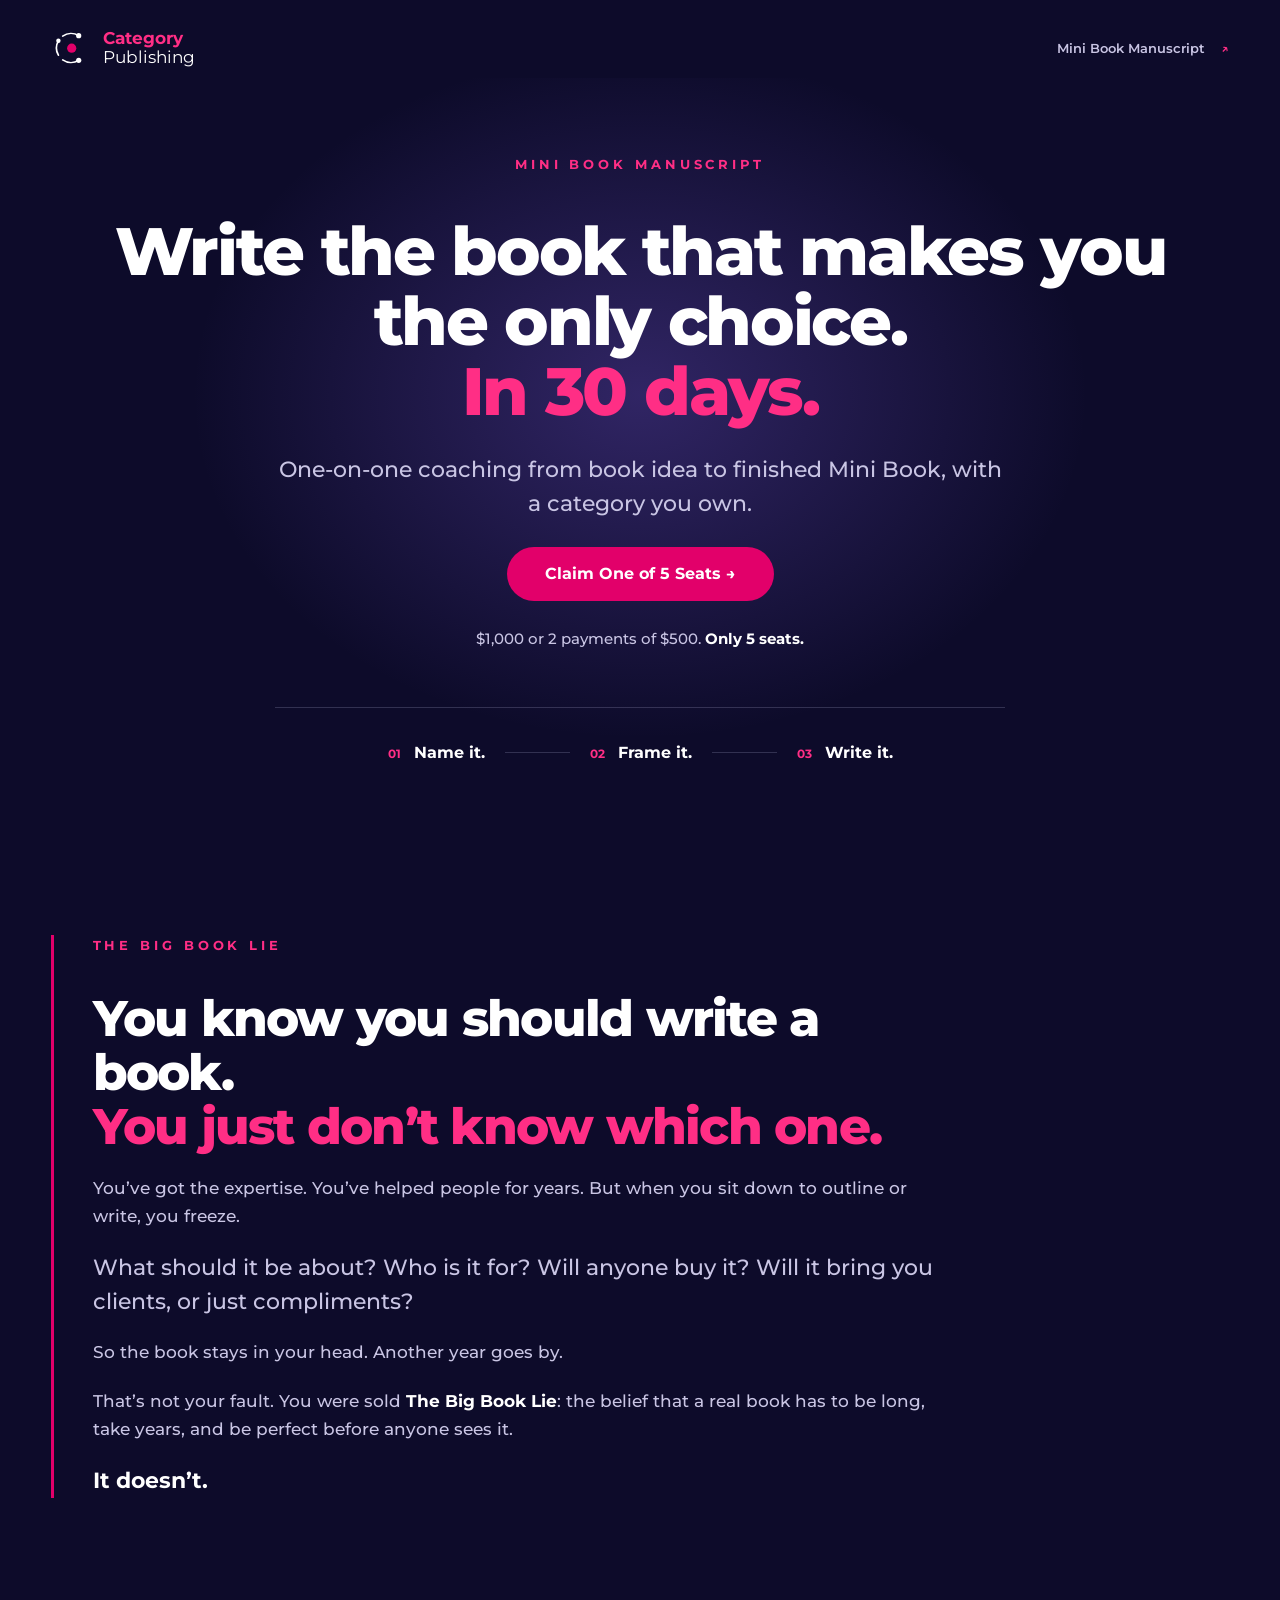
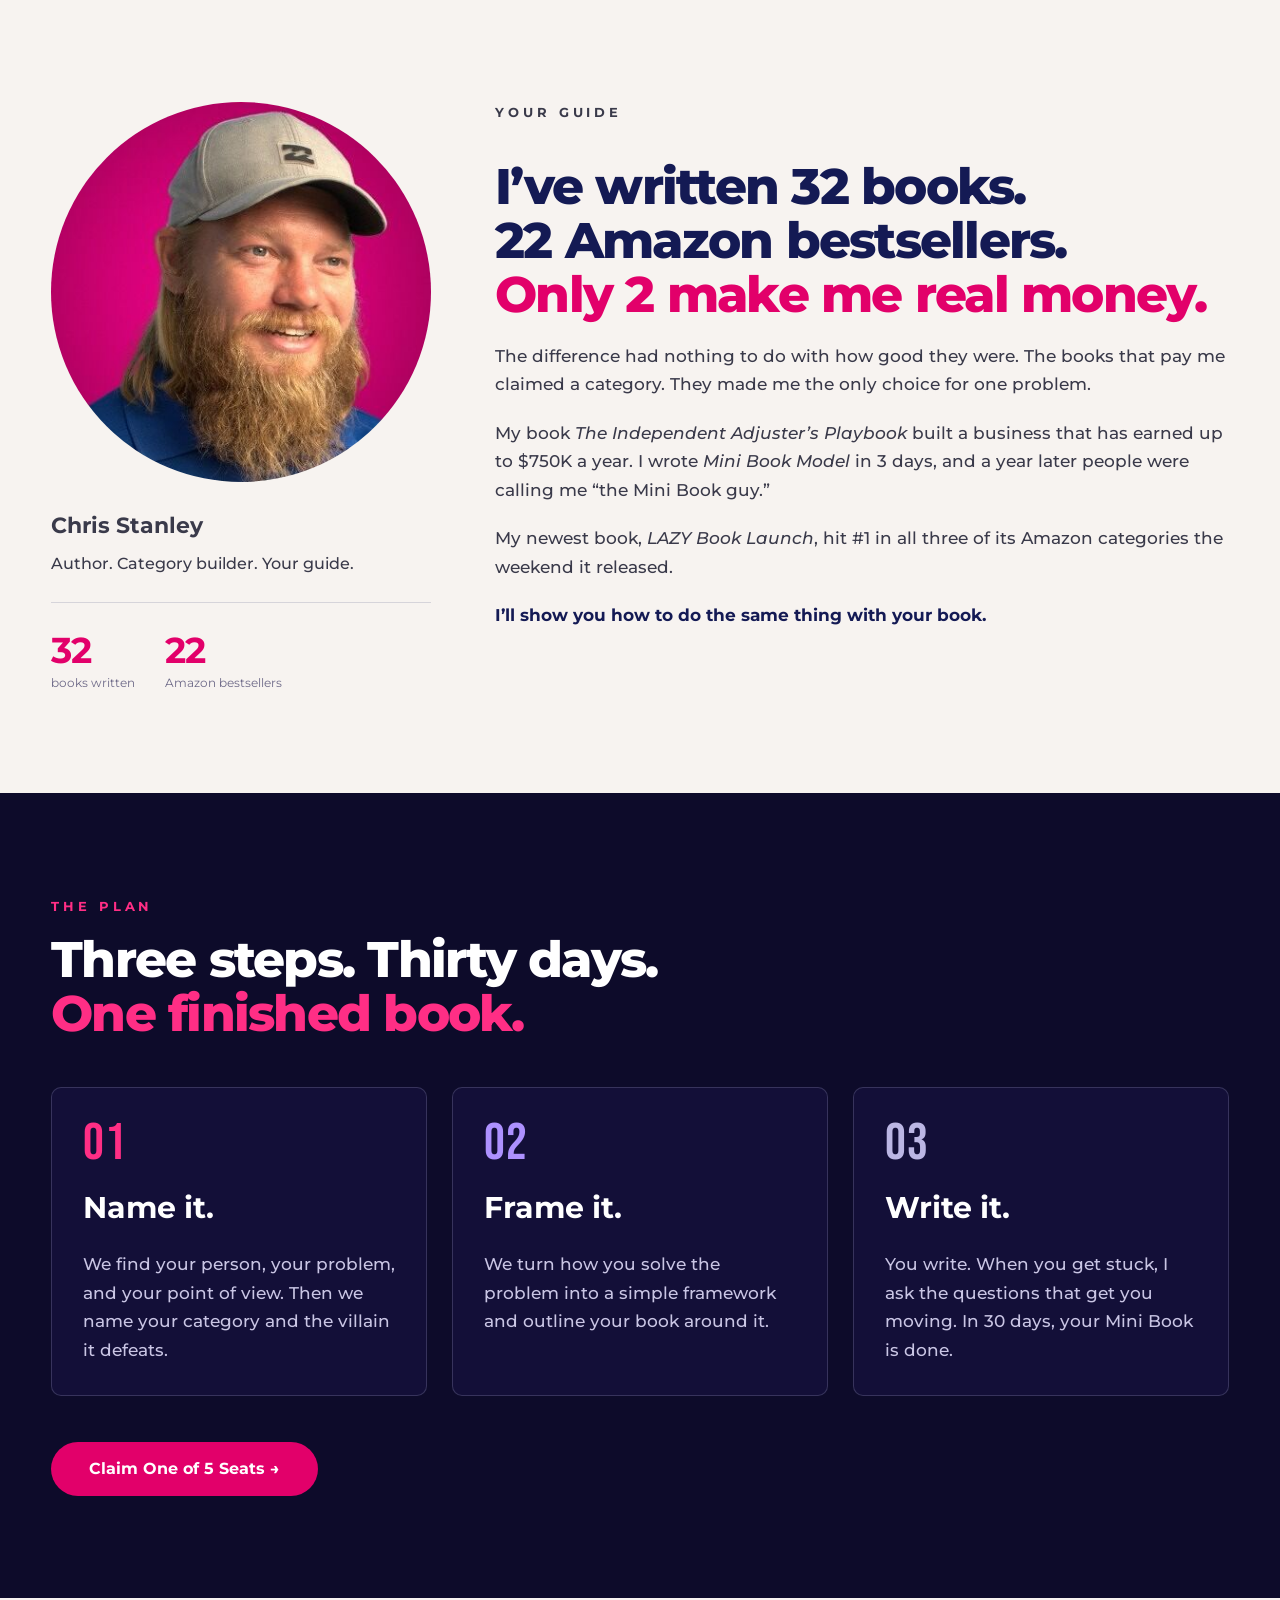
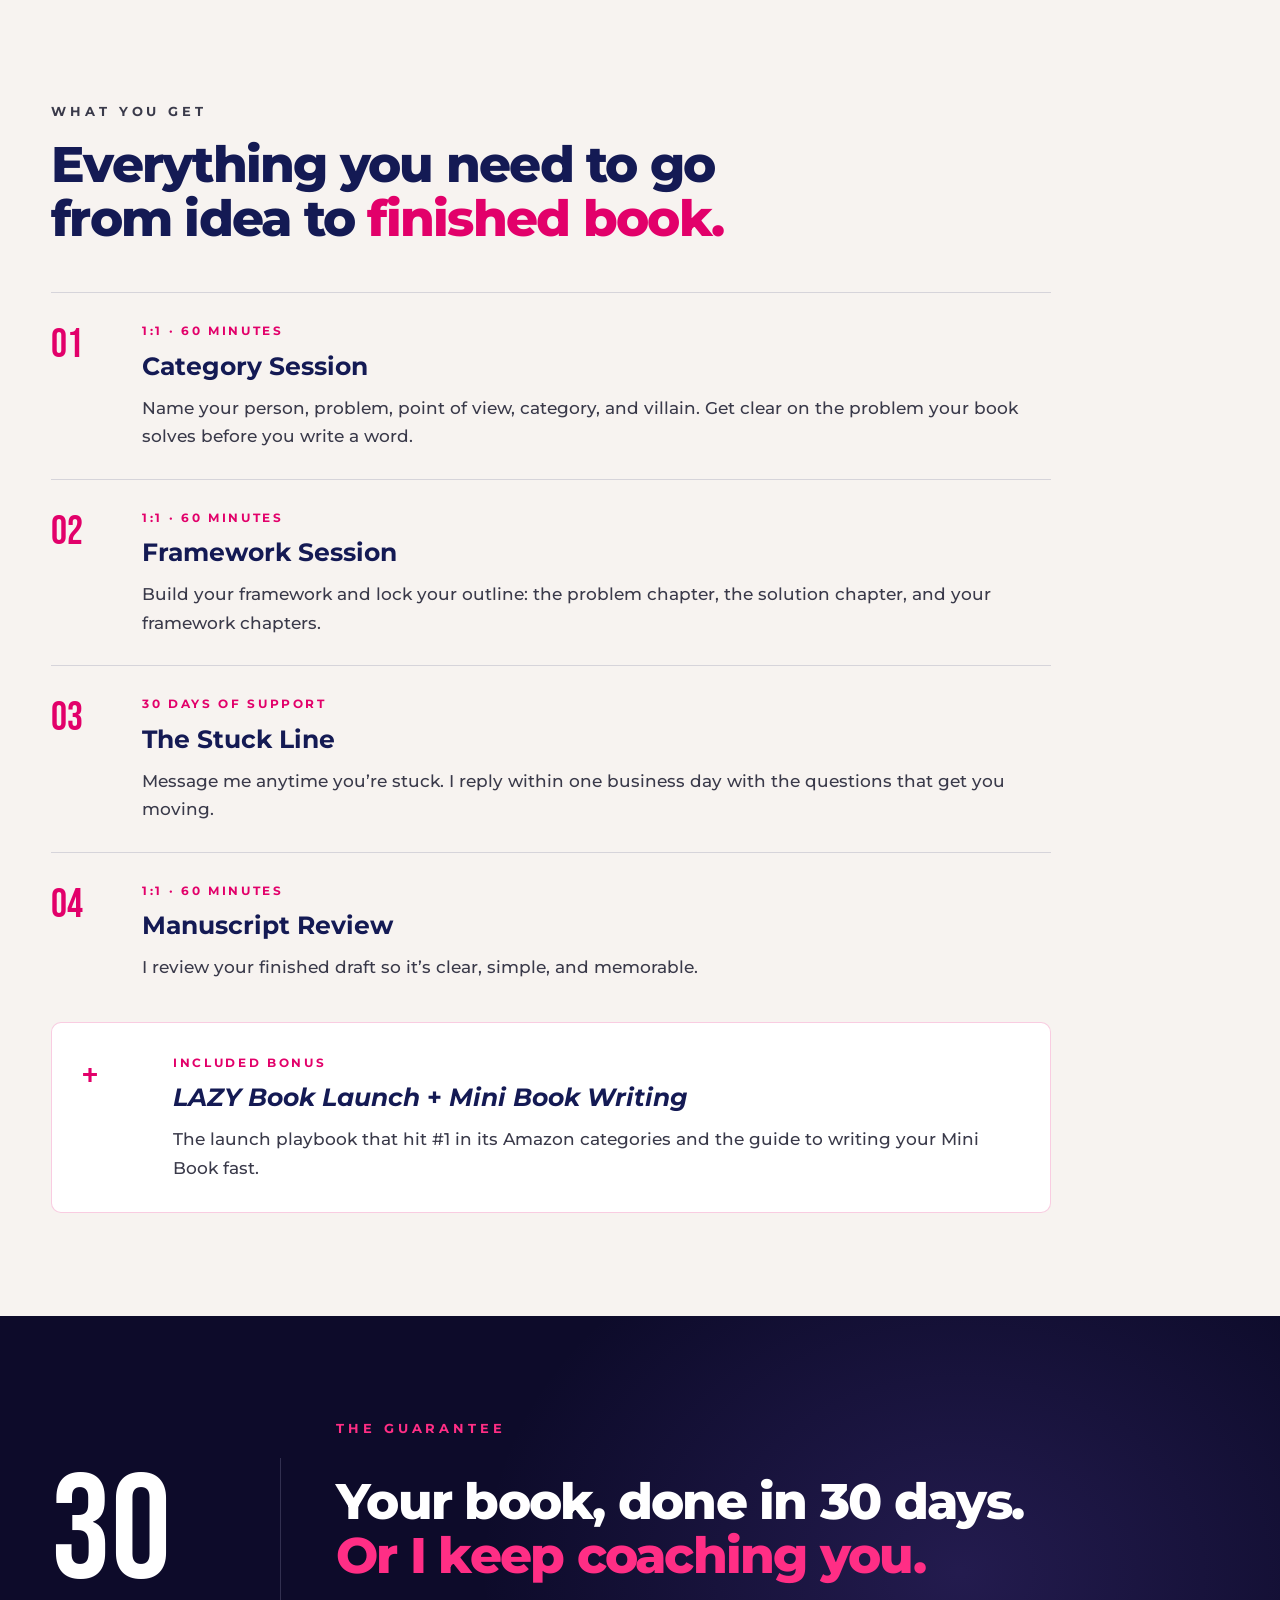
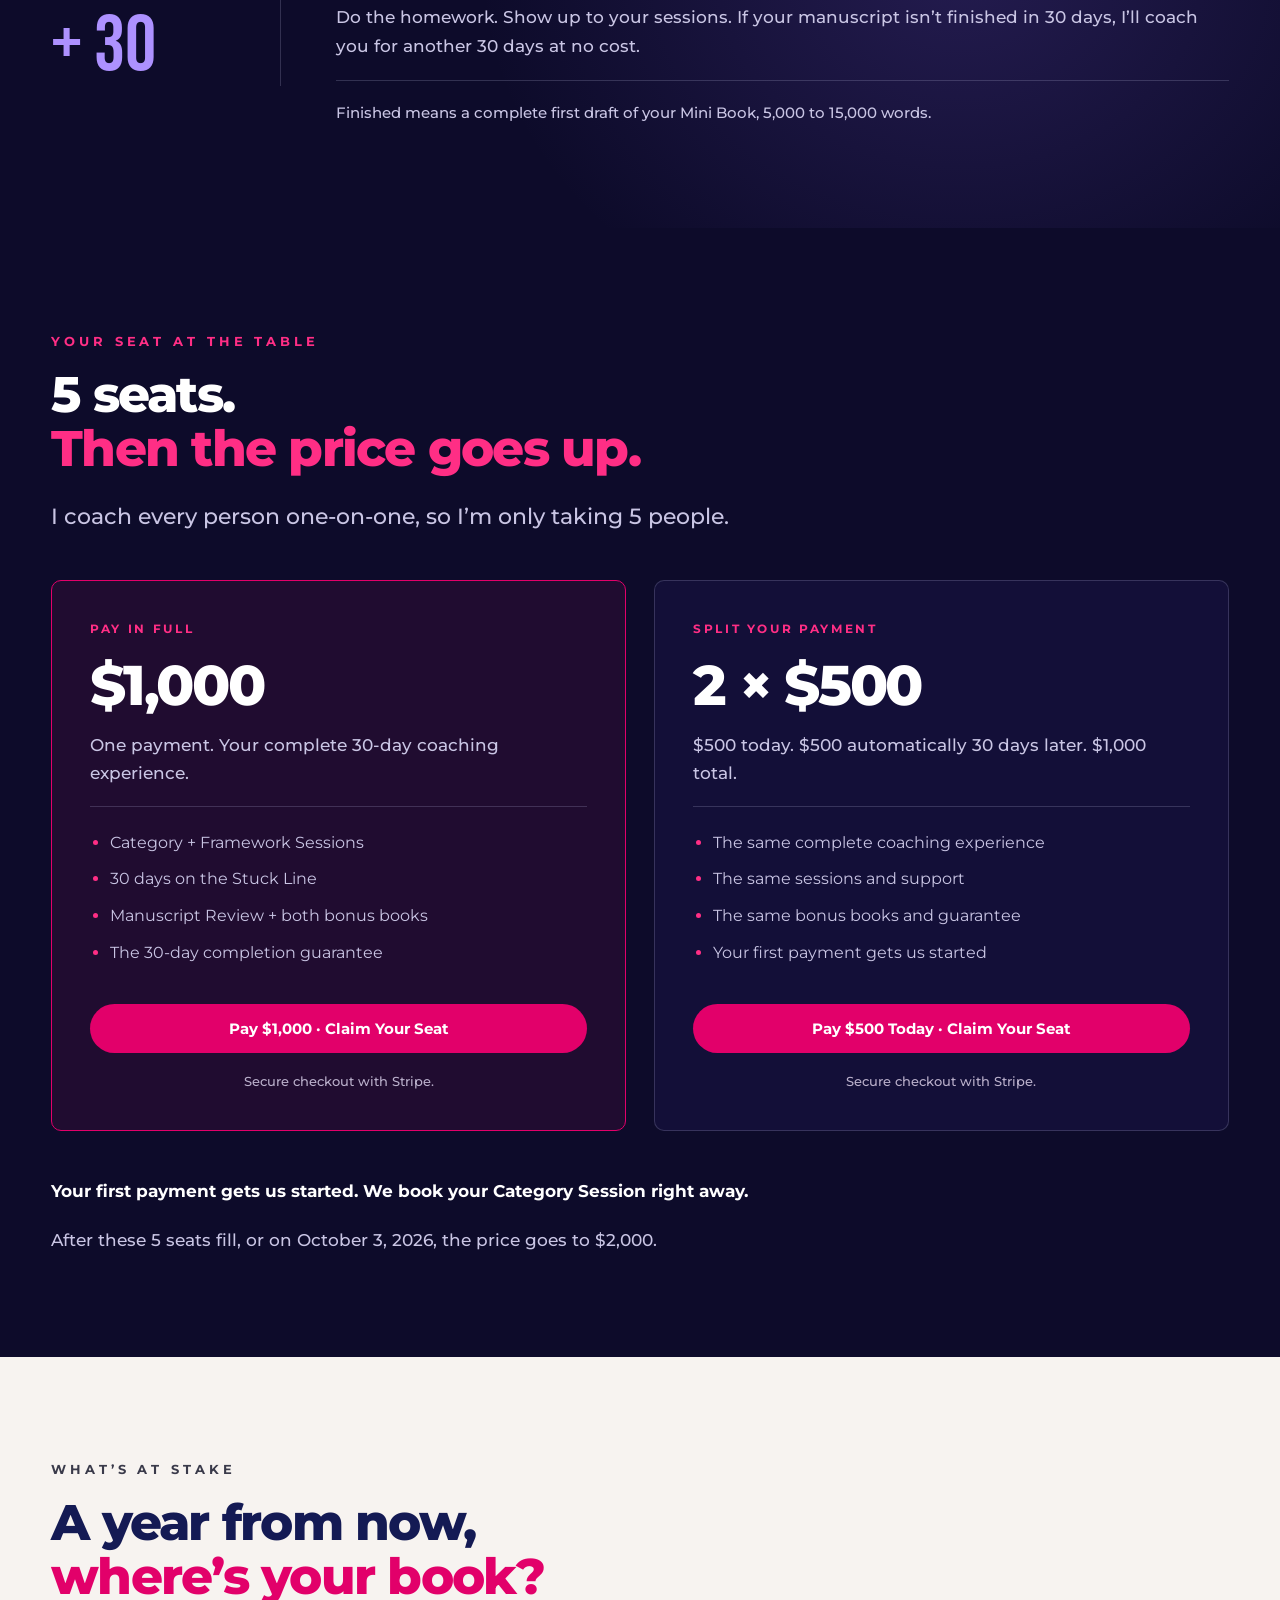
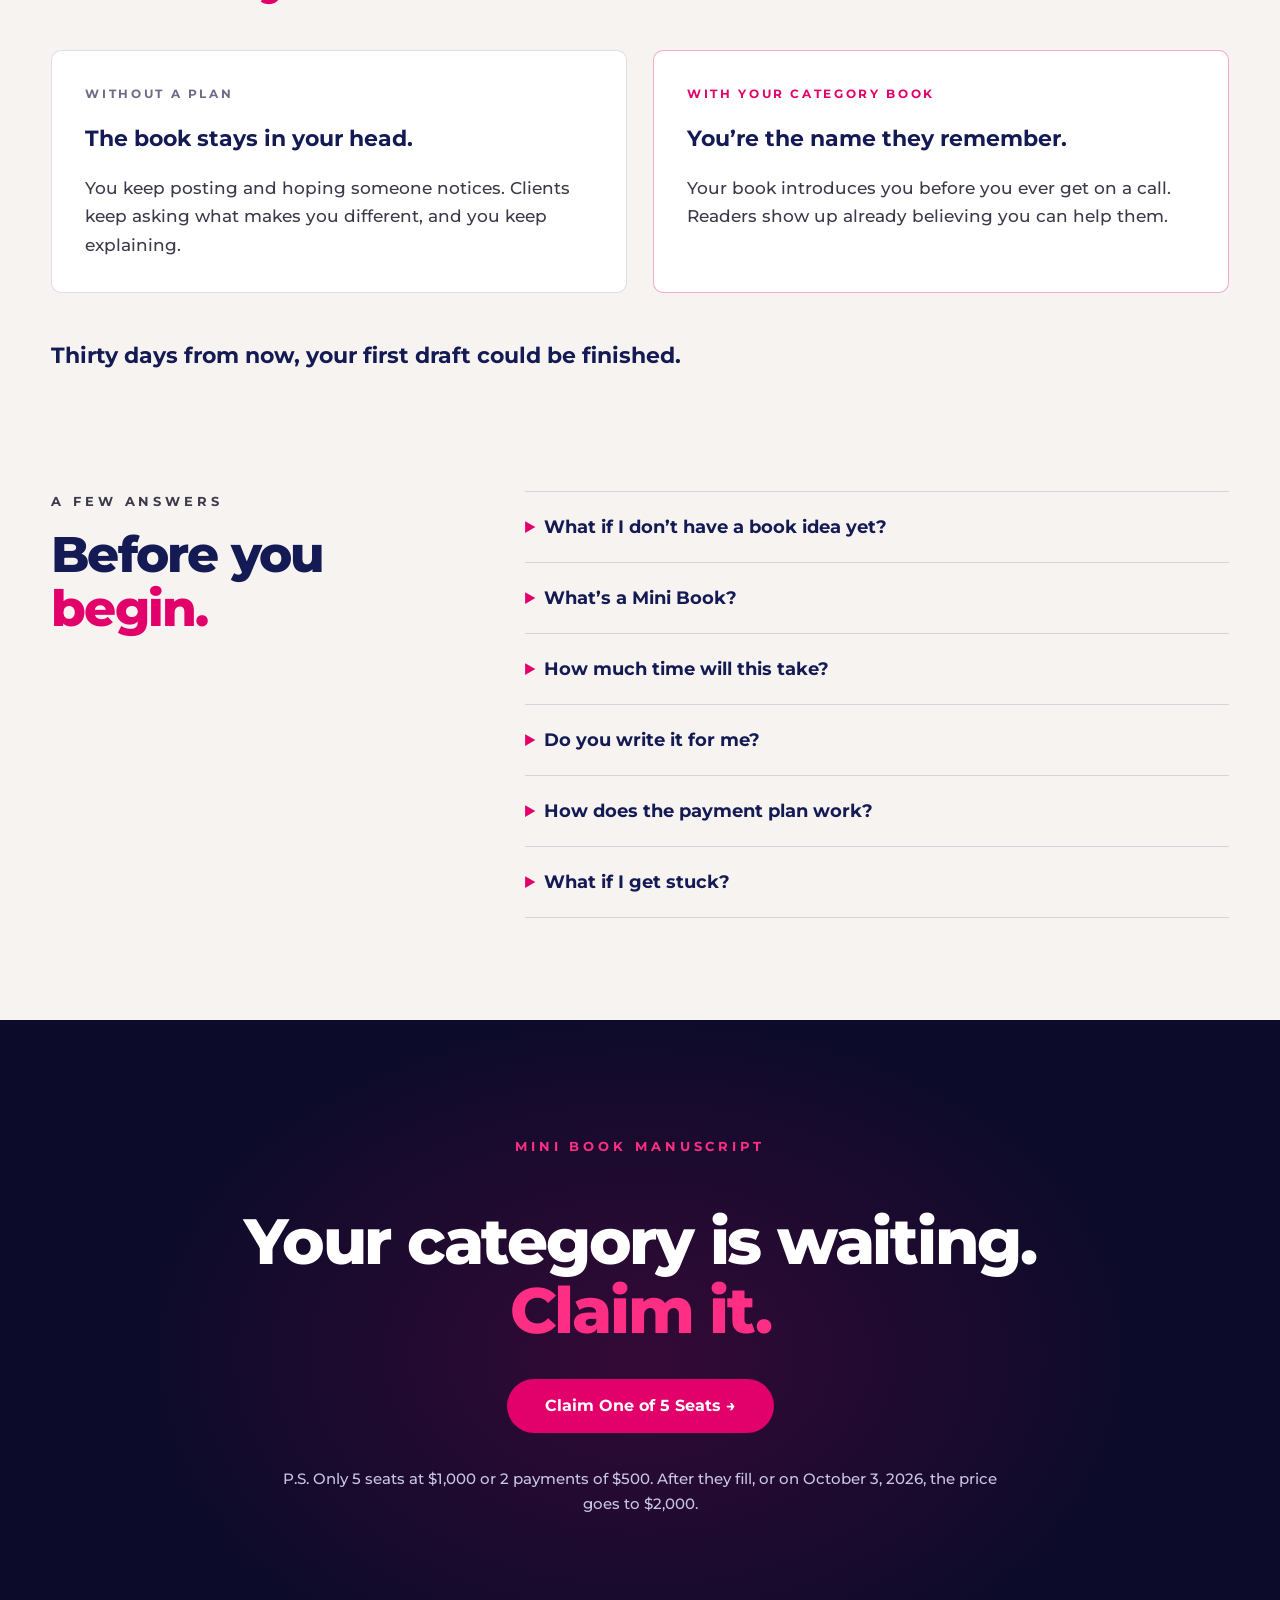
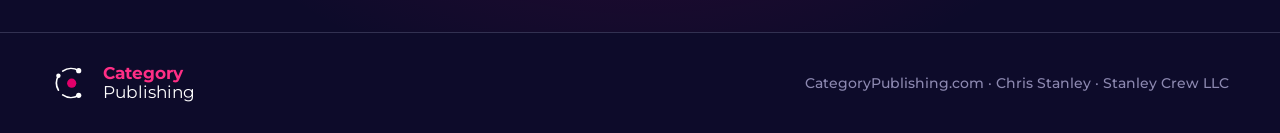
<file: 30days/index.html>
<!DOCTYPE html>
<html lang="en"><head><meta charset="utf-8"><meta name="viewport" content="width=device-width,initial-scale=1">
<title>Mini Book Manuscript — Category Publishing</title>
<meta name="description" content="Write the book that makes you the only choice. One-on-one coaching with Chris Stanley from book idea to finished Mini Book in 30 days. Five seats. $1,000 or two payments of $500.">
<link rel="canonical" href="https://categorypublishing.com/30days/">
<meta name="theme-color" content="#0D0B2A"><meta property="og:site_name" content="Category Publishing"><meta property="og:type" content="website"><meta property="og:title" content="Mini Book Manuscript"><meta property="og:description" content="Write the book that makes you the only choice. In 30 days."><meta property="og:url" content="https://categorypublishing.com/30days/">
<link rel="icon" type="image/svg+xml" href="/assets/category-publishing-icon.svg"><link rel="preconnect" href="https://fonts.googleapis.com"><link rel="preconnect" href="https://fonts.gstatic.com" crossorigin><link rel="stylesheet" href="https://fonts.googleapis.com/css2?family=Montserrat:wght@400;500;600;700;800&family=Bebas+Neue&display=swap">
<style>
  :root {
    --ink: #0D0B2A;
    --ink-card: rgba(24,19,64,.66);
    --cream: #F7F3F0;
    --navy: #141A54;
    --ink-body: #C9C5E4;
    --ink-muted: #8C88B0;
    --cream-body: #3A3A4A;
    --cream-muted: #6E6A88;
    --pink: #FF2E85;
    --pink-deep: #E2006A;
    --pink-hover: #E91E75;
    --line-ink: rgba(184,180,217,.22);
    --line-cream: rgba(20,26,84,.14);
  }
  * { box-sizing: border-box; }
  html { scroll-behavior: smooth; scrollbar-width: none; -ms-overflow-style: none; }
  html::-webkit-scrollbar, body::-webkit-scrollbar { width: 0; height: 0; display: none; }
  @media (prefers-reduced-motion: reduce) { html { scroll-behavior: auto; } }
  html, body { margin: 0; padding: 0; overflow-x: hidden; }
  body {
    background: var(--ink);
    font-family: Montserrat, system-ui, sans-serif;
    -webkit-font-smoothing: antialiased;
    color: var(--ink-body);
  }
  img { max-width: 100%; display: block; }

  /* ---------- layout ---------- */
  .sec { position: relative; overflow: hidden; }
  .sec.ink { background: var(--ink); }
  .sec.cream { background: var(--cream); }
  .glow { position: absolute; inset: 0; pointer-events: none; }
  .wrap {
    position: relative;
    max-width: 1328px;
    margin: 0 auto;
    padding: clamp(64px, 8vw, 104px) clamp(22px, 4vw, 56px);
  }

  /* ---------- type ---------- */
  .eyebrow {
    font-size: 13px; font-weight: 700; letter-spacing: .3em;
    color: var(--pink); margin: 0 0 16px; text-transform: uppercase;
  }
  h1, h2 { margin: 0; font-weight: 800; letter-spacing: -.035em; }
  h1 { font-size: clamp(38px, 5.6vw, 68px); line-height: 1.05; color: #fff; }
  h2 { font-size: clamp(30px, 3.9vw, 52px); line-height: 1.08; color: #fff; }
  .cream h2 { color: var(--navy); }
  h3 { margin: 0; font-size: clamp(18px, 1.7vw, 22px); font-weight: 700; line-height: 1.35; color: #fff; }
  .cream h3 { color: var(--navy); }
  .hi { color: var(--pink); }
  .cream .hi { color: var(--pink-deep); }
  p { margin: 0; font-size: clamp(16px, 1.35vw, 19px); font-weight: 500; line-height: 1.65; }
  .cream p { color: var(--cream-body); }
  .lead { font-size: clamp(18px, 1.7vw, 24px); font-weight: 500; line-height: 1.55; color: var(--ink-body); }
  .cream .lead { color: var(--cream-body); }
  .strong { font-weight: 700; color: #fff; }
  .cream .strong { color: var(--navy); }
  .muted { color: var(--ink-muted); }
  .cream .muted { color: var(--cream-muted); }
  .stack { display: flex; flex-direction: column; gap: 20px; }
  .stack-lg { display: flex; flex-direction: column; gap: clamp(32px, 4vw, 46px); }
  .measure { max-width: 900px; }

  /* ---------- buttons ---------- */
  .cta {
    display: inline-block; align-self: flex-start;
    background: var(--pink-deep); color: #fff !important; text-decoration: none;
    font-size: 16px; font-weight: 700; line-height: 1;
    padding: 19px 38px; border-radius: 999px;
    transition: background .15s ease;
  }
  .cta:hover { background: var(--pink-hover); }
  .cta.center { align-self: center; }
  .cta.block { display: block; align-self: stretch; text-align: center; font-size: 15px; padding: 17px 24px; }

  /* ---------- cards ---------- */
  .grid { display: grid; gap: clamp(18px, 2vw, 28px); align-items: stretch; }
  .g2 { grid-template-columns: repeat(2, minmax(0, 1fr)); }
  .g3 { grid-template-columns: repeat(3, minmax(0, 1fr)); }
  .g5 { grid-template-columns: repeat(6, minmax(0, 1fr)); }
  .g5 > .card:nth-child(-n+3) { grid-column: span 2; }
  .g5 > .card:nth-child(n+4) { grid-column: span 3; }
  .card {
    display: flex; flex-direction: column; gap: 14px;
    padding: clamp(26px, 2.4vw, 34px);
    border-radius: 10px;
  }
  .ink .card { background: var(--ink-card); border: 1px solid var(--line-ink); }
  .cream .card { background: #fff; border: 1px solid var(--line-cream); }
  .card.accent { border-color: var(--pink-deep); }
  .ink .card.accent { background: rgba(52,14,54,.5); }
  .panel {
    padding: clamp(26px, 2.6vw, 38px);
    border-radius: 10px;
  }
  .ink .panel { background: var(--ink-card); border: 1px solid var(--line-ink); }
  .cream .panel { background: #fff; border: 1px solid var(--line-cream); }
  .kicker {
    font-size: 12px; font-weight: 700; letter-spacing: .22em;
    text-transform: uppercase; color: var(--ink-muted); margin: 0;
  }
  .cream .kicker { color: var(--cream-muted); }
  .kicker.pink { color: var(--pink); }
  .cream .kicker.pink { color: var(--pink-deep); }

  /* ---------- bits ---------- */
  .rule-left { border-left: 3px solid var(--pink-deep); padding-left: clamp(22px, 3vw, 48px); }
  .divider { border: 0; border-top: 1px solid var(--line-ink); margin: 0; }
  .cream .divider { border-top-color: var(--line-cream); }
  .chips { display: flex; flex-wrap: wrap; gap: 12px; }
  .chip {
    font-size: 15px; font-weight: 600; line-height: 1.35;
    padding: 11px 20px; border-radius: 999px;
    background: rgba(24,19,64,.8); border: 1px solid var(--line-ink); color: var(--ink-body);
  }
  .chip.on { background: rgba(226,0,106,.16); border-color: rgba(255,46,133,.55); color: #fff; }
  .num {
    font-family: 'Bebas Neue', sans-serif; font-size: 56px; line-height: .82;
    letter-spacing: .02em; color: var(--pink);
  }
  .cream .num { color: var(--pink-deep); }
  .price { font-size: clamp(46px, 5vw, 64px); font-weight: 800; letter-spacing: -.04em; line-height: 1; color: #fff; }
  .quote {
    font-size: clamp(20px, 2.1vw, 27px); font-weight: 700; line-height: 1.35;
    color: var(--navy); padding: 26px 0; margin: 6px 0;
    border-top: 1px solid rgba(20,26,84,.28); border-bottom: 1px solid rgba(20,26,84,.28);
  }
  .list { margin: 0; padding: 0; list-style: none; display: flex; flex-direction: column; gap: 14px; }
  .list li {
    position: relative; padding-left: 26px;
    font-size: clamp(16px, 1.3vw, 18px); font-weight: 500; line-height: 1.6; color: var(--cream-body);
  }
  .list li::before {
    content: ""; position: absolute; left: 0; top: .58em;
    width: 9px; height: 9px; border-radius: 50%; background: var(--pink-deep);
  }

  /* ---------- header / footer ---------- */
  .topbar { position: relative; padding: 26px clamp(22px, 4vw, 56px) 0; }
  .lockup { display: inline-flex; align-items: center; gap: 12px; text-decoration: none; }
  .lockup img { width: 40px; height: 40px; }
  .lockup .t1 { font-size: 17px; font-weight: 700; line-height: 1.1; color: var(--pink); }
  .lockup .t2 { font-size: 17px; font-weight: 400; line-height: 1.1; color: #fff; }
  footer { background: var(--ink); border-top: 1px solid var(--line-ink); }
  footer .wrap {
    padding: 30px clamp(22px, 4vw, 56px);
    display: flex; flex-wrap: wrap; gap: 18px;
    align-items: center; justify-content: space-between;
  }
  footer .fine { font-size: 14px; font-weight: 500; color: var(--ink-muted); }
  footer a { color: var(--ink-muted); text-decoration: none; }
  footer a:hover { color: var(--pink); }

  /* ---------- hero ---------- */
  .hero .wrap { padding-top: clamp(48px, 6vw, 76px); text-align: center; }
  .hero .eyebrow, .hero h1, .hero .lead, .hero p { margin-left: auto; margin-right: auto; }
  .hero h1, .hero .lead { max-width: 940px; }
  .hero .lead, .hero .sub { max-width: 760px; }
  .hero .cta { align-self: center; }
  .hero-inner { display: flex; flex-direction: column; align-items: center; gap: 26px; }
  .pricetag {
    font-size: clamp(22px, 2.2vw, 28px); font-weight: 800; letter-spacing: -.02em; color: #fff;
  }
  .note { font-size: 15px; font-style: italic; color: var(--ink-muted); }
  .facts { width: 100%; margin-top: clamp(30px, 4vw, 48px); }
  .facts .card { text-align: left; gap: 10px; }

  /* ---------- bio ---------- */
  .bio { display: grid; grid-template-columns: 380px minmax(0, 1fr); gap: clamp(30px, 5vw, 72px); align-items: start; }
  .bio-photo img { width: 100%; height: auto; aspect-ratio: 1 / 1; object-fit: cover; border-radius: 50%; }
  .bio-name { margin-top: 26px; font-size: 22px; font-weight: 700; color: var(--navy); }
  .bio-role { margin-top: 6px; font-size: 16px; font-weight: 500; color: var(--cream-muted); }

  /* ---------- pricing ---------- */
  .pricegrid { display: grid; grid-template-columns: repeat(2, minmax(0, 1fr)); gap: clamp(20px, 2.4vw, 28px); align-items: stretch; }
  .pricecard { display: flex; flex-direction: column; gap: 18px; }
  .pricecard .cta { margin-top: auto; }

  /* ---------- closing ---------- */
  .closing .wrap { text-align: center; display: flex; flex-direction: column; align-items: center; gap: 34px; padding-top: clamp(76px, 9vw, 128px); padding-bottom: clamp(76px, 9vw, 128px); }
  .closing h2 { font-size: clamp(34px, 5.2vw, 64px); max-width: 900px; }

  /* ---------- responsive ---------- */
  @media (max-width: 1080px) {
    .g5 { grid-template-columns: repeat(2, minmax(0, 1fr)); }
    .g5 > .card:nth-child(n) { grid-column: span 1; }
    .bio { grid-template-columns: 260px minmax(0, 1fr); gap: 36px; }
  }
  @media (max-width: 820px) {
    .g3, .g2, .pricegrid { grid-template-columns: minmax(0, 1fr); }
    .bio { grid-template-columns: minmax(0, 1fr); }
    .bio-photo img { max-width: 260px; }
    .cta { align-self: stretch; text-align: center; }
    .hero .cta, .cta.center { align-self: center; }
  }
  @media (max-width: 560px) {
    .g5 { grid-template-columns: minmax(0, 1fr); }
    .chip { font-size: 14px; padding: 10px 16px; }
  }


:focus-visible{outline:3px solid #a588ff;outline-offset:5px}
.skip-link{position:fixed;top:10px;left:10px;z-index:20;background:#fff;color:#141A54;padding:12px;transform:translateY(-150%)}.skip-link:focus{transform:none}
.topbar{max-width:1328px;margin:auto;display:flex;align-items:center;justify-content:space-between;gap:20px;padding-top:28px;padding-bottom:10px}.nav-link{font-size:13px;color:var(--ink-body);font-weight:600;text-decoration:none}.nav-link span{color:var(--pink);margin-left:12px}
.hero h1{max-width:1100px;font-size:clamp(38px,5.2vw,72px)}.hero .wrap{padding-bottom:70px}.hero .lead{max-width:730px}.hero-detail{font-size:15px!important}.hero-detail strong{color:#fff}.hero-route{display:flex;align-items:center;justify-content:center;gap:20px;width:min(100%,730px);margin-top:30px;padding-top:35px;border-top:1px solid var(--line-ink)}.hero-route span{font-size:16px;font-weight:700;white-space:nowrap;color:#fff}.hero-route b{color:var(--pink);font-size:12px;margin-right:8px}.hero-route i{width:65px;height:1px;background:var(--line-ink)}
.bio-stats{display:flex;gap:30px;margin-top:25px;padding-top:25px;border-top:1px solid var(--line-cream)}.bio-stats b{display:block;font-size:36px;letter-spacing:-.04em;color:var(--pink-deep)}.bio-stats span{font-size:12px;color:var(--cream-muted)}
.steps .card{padding-top:35px;gap:22px}.steps h3{font-size:30px}.steps .num{font-size:52px}.steps .card:nth-child(2) .num{color:#ad91ff}.steps .card:nth-child(3) .num{color:#bbb6e4}
.deliverables{max-width:1000px}.deliverables article{display:grid;grid-template-columns:65px 1fr;gap:26px;padding:28px 0;border-top:1px solid var(--line-cream)}.deliverable-number{font-family:'Bebas Neue',sans-serif;font-size:40px;color:var(--pink-deep)}.deliverables h3{margin:9px 0 10px;font-size:25px}.deliverables .bonus{margin-top:12px;padding:30px;border:1px solid #e2006a33;border-radius:10px;background:#fff}
.guarantee-layout{display:grid;grid-template-columns:230px 1fr;gap:55px;align-items:center}.guarantee-number{font-family:'Bebas Neue',sans-serif;font-size:150px;line-height:1;color:#fff;border-right:1px solid var(--line-ink)}.guarantee-number span{display:block;color:#ad91ff;font-size:78px}.guarantee-definition{font-size:15px;padding-top:20px;border-top:1px solid var(--line-ink)}
#pricing{scroll-margin-top:25px}.pricecard{padding:38px}.pricecard .price{font-size:56px}.price-list{padding:0 0 0 20px;margin:0 0 14px;font-size:16px;line-height:1.8}.price-list li{padding:4px 0}.price-list li::marker{color:var(--pink)}.checkout[aria-disabled="true"]{background:#514568;cursor:not-allowed;opacity:.85}.checkout-note{font-size:13px;text-align:center;color:#bab0cb}.pricing-foot{max-width:930px}.future{border-color:#e2006a55!important}
.faq-layout{display:grid;grid-template-columns:1fr 1.7fr;gap:60px;padding-top:15px}.faq details{border-bottom:1px solid var(--line-cream);padding:22px 0}.faq details:first-child{border-top:1px solid var(--line-cream)}.faq summary{font-size:18px;line-height:1.45;font-weight:700;color:var(--navy);cursor:pointer;padding-right:20px}.faq summary::marker{color:var(--pink-deep)}.faq details p{padding-top:18px}.closing-note{max-width:750px;font-size:15px}
@media(max-width:820px){.guarantee-layout,.faq-layout{grid-template-columns:1fr;gap:30px}.guarantee-number{font-size:80px;border:0}.guarantee-number span{display:inline;margin-left:20px;font-size:55px}.hero-route{gap:12px}.hero-route i{width:20px}.nav-link{display:none}.pricecard{padding:26px}.faq-layout{padding-top:30px}}
@media(max-width:480px){.hero-route span{font-size:13px}.hero-route b{display:block;margin-bottom:8px}.hero-route i{flex:1}.hero-route{gap:10px}.deliverables article{grid-template-columns:36px 1fr;gap:12px}.deliverables .bonus{padding:22px 15px}.hero .cta{width:100%;padding-left:18px;padding-right:18px}.hero .wrap{padding-top:48px}.hero h1{font-size:38px}.pricecard .price{font-size:46px}}
</style></head><body><a class="skip-link" href="#main">Skip to content</a>
<header class="topbar"><a class="lockup" href="/" aria-label="Category Publishing home"><img src="/assets/category-publishing-icon-reversed.svg" alt="" width="40" height="40"><span><span class="t1">Category</span><br><span class="t2">Publishing</span></span></a><a class="nav-link" href="#pricing">Mini Book Manuscript <span aria-hidden="true">↗</span></a></header>
<main id="main">
<section class="sec ink hero" aria-labelledby="hero-title">
<div class="glow" style="background:radial-gradient(46% 60% at 50% 42%,rgba(124,92,224,.32),transparent 76%)"></div>
<div class="wrap hero-inner">
<p class="eyebrow">Mini Book Manuscript</p>
<h1 id="hero-title">Write the book that makes you the only choice.<br><span class="hi">In 30 days.</span></h1>
<p class="lead">One-on-one coaching from book idea to finished Mini Book, with a category you own.</p>
<a class="cta" href="#pricing">Claim One of 5 Seats <span aria-hidden="true">→</span></a>
<p class="hero-detail">$1,000 or 2 payments of $500. <strong>Only 5 seats.</strong></p>
<div class="hero-route" aria-label="Name it, Frame it, Write it"><span><b>01</b> Name it.</span><i aria-hidden="true"></i><span><b>02</b> Frame it.</span><i aria-hidden="true"></i><span><b>03</b> Write it.</span></div>
</div></section>
<section class="sec ink"><div class="wrap"><div class="rule-left stack measure">
<p class="eyebrow">The Big Book Lie</p><h2>You know you should write a book.<br><span class="hi">You just don’t know which one.</span></h2>
<p>You’ve got the expertise. You’ve helped people for years. But when you sit down to outline or write, you freeze.</p>
<p class="lead">What should it be about? Who is it for? Will anyone buy it? Will it bring you clients, or just compliments?</p>
<p>So the book stays in your head. Another year goes by.</p>
<p>That’s not your fault. You were sold <strong class="strong">The Big Book Lie</strong>: the belief that a real book has to be long, take years, and be perfect before anyone sees it.</p>
<p class="strong lead">It doesn’t.</p></div></div></section>
<section class="sec cream"><div class="wrap bio">
<div class="bio-photo"><img src="/assets/chris-stanley.jpg" alt="Chris Stanley, your one-on-one book coach" width="380" height="380" loading="lazy"><p class="bio-name">Chris Stanley</p><p class="bio-role">Author. Category builder. Your guide.</p><div class="bio-stats"><div><b>32</b><span>books written</span></div><div><b>22</b><span>Amazon bestsellers</span></div></div></div>
<div class="stack"><p class="eyebrow">Your guide</p><h2>I’ve written 32 books.<br>22 Amazon bestsellers.<br><span class="hi">Only 2 make me real money.</span></h2>
<p>The difference had nothing to do with how good they were. The books that pay me claimed a category. They made me the only choice for one problem.</p>
<p>My book <em>The Independent Adjuster’s Playbook</em> built a business that has earned up to $750K a year. I wrote <em>Mini Book Model</em> in 3 days, and a year later people were calling me “the Mini Book guy.”</p>
<p>My newest book, <em>LAZY Book Launch</em>, hit #1 in all three of its Amazon categories the weekend it released.</p><p class="strong">I’ll show you how to do the same thing with your book.</p>
</div></div></section>
<section class="sec ink"><div class="wrap stack-lg"><div class="measure"><p class="eyebrow">The plan</p><h2>Three steps. Thirty days.<br><span class="hi">One finished book.</span></h2></div>
<div class="grid g3 steps"><article class="card"><span class="num">01</span><h3>Name it.</h3><p>We find your person, your problem, and your point of view. Then we name your category and the villain it defeats.</p></article><article class="card"><span class="num">02</span><h3>Frame it.</h3><p>We turn how you solve the problem into a simple framework and outline your book around it.</p></article><article class="card"><span class="num">03</span><h3>Write it.</h3><p>You write. When you get stuck, I ask the questions that get you moving. In 30 days, your Mini Book is done.</p></article></div>
<a class="cta" href="#pricing">Claim One of 5 Seats <span aria-hidden="true">→</span></a></div></section>
<section class="sec cream"><div class="wrap stack-lg"><div class="measure"><p class="eyebrow">What you get</p><h2>Everything you need to go<br>from idea to <span class="hi">finished book.</span></h2></div>
<div class="deliverables">
<article><span class="deliverable-number">01</span><div><p class="kicker pink">1:1 · 60 minutes</p><h3>Category Session</h3><p>Name your person, problem, point of view, category, and villain. Get clear on the problem your book solves before you write a word.</p></div></article>
<article><span class="deliverable-number">02</span><div><p class="kicker pink">1:1 · 60 minutes</p><h3>Framework Session</h3><p>Build your framework and lock your outline: the problem chapter, the solution chapter, and your framework chapters.</p></div></article>
<article><span class="deliverable-number">03</span><div><p class="kicker pink">30 days of support</p><h3>The Stuck Line</h3><p>Message me anytime you’re stuck. I reply within one business day with the questions that get you moving.</p></div></article>
<article><span class="deliverable-number">04</span><div><p class="kicker pink">1:1 · 60 minutes</p><h3>Manuscript Review</h3><p>I review your finished draft so it’s clear, simple, and memorable.</p></div></article>
<article class="bonus"><span class="deliverable-number">+</span><div><p class="kicker pink">Included bonus</p><h3><em>LAZY Book Launch</em> + <em>Mini Book Writing</em></h3><p>The launch playbook that hit #1 in its Amazon categories and the guide to writing your Mini Book fast.</p></div></article>
</div></div></section>
<section class="sec ink guarantee"><div class="glow" style="background:radial-gradient(50% 100% at 75% 50%,rgba(124,92,224,.2),transparent 75%)"></div><div class="wrap"><div class="guarantee-layout"><div class="guarantee-number" aria-hidden="true">30<span>+ 30</span></div><div class="stack"><p class="eyebrow">The guarantee</p><h2>Your book, done in 30 days.<br><span class="hi">Or I keep coaching you.</span></h2><p>Do the homework. Show up to your sessions. If your manuscript isn’t finished in 30 days, I’ll coach you for another 30 days at no cost.</p><p class="guarantee-definition">Finished means a complete first draft of your Mini Book, 5,000 to 15,000 words.</p></div></div></div></section>
<section class="sec ink" id="pricing" aria-labelledby="pricing-title"><div class="wrap stack-lg"><div class="measure"><p class="eyebrow">Your seat at the table</p><h2 id="pricing-title">5 seats.<br><span class="hi">Then the price goes up.</span></h2><p class="lead" style="margin-top:24px">I coach every person one-on-one, so I’m only taking 5 people.</p></div>
<div class="pricegrid">
<article class="card accent pricecard"><p class="kicker pink">Pay in full</p><h3 class="price">$1,000</h3><p>One payment. Your complete 30-day coaching experience.</p><hr class="divider"><ul class="price-list"><li>Category + Framework Sessions</li><li>30 days on the Stuck Line</li><li>Manuscript Review + both bonus books</li><li>The 30-day completion guarantee</li></ul><a class="cta block checkout" data-checkout="full" role="link" aria-disabled="true" aria-describedby="checkout-full-note">Pay $1,000 · Claim Your Seat</a><p class="checkout-note" id="checkout-full-note">Enrollment opens soon.</p></article>
<article class="card pricecard"><p class="kicker pink">Split your payment</p><h3 class="price">2 × $500</h3><p>$500 today. $500 automatically 30 days later. $1,000 total.</p><hr class="divider"><ul class="price-list"><li>The same complete coaching experience</li><li>The same sessions and support</li><li>The same bonus books and guarantee</li><li>Your first payment gets us started</li></ul><a class="cta block checkout" data-checkout="split" role="link" aria-disabled="true" aria-describedby="checkout-split-note">Pay $500 Today · Claim Your Seat</a><p class="checkout-note" id="checkout-split-note">Enrollment opens soon.</p></article>
</div><div class="stack pricing-foot"><p class="strong">Your first payment gets us started. We book your Category Session right away.</p><p>After these 5 seats fill, or on October 3, 2026, the price goes to $2,000.</p></div></div></section>
<section class="sec cream"><div class="wrap stack-lg"><div class="measure"><p class="eyebrow">What’s at stake</p><h2>A year from now,<br><span class="hi">where’s your book?</span></h2></div><div class="grid g2"><div class="panel stack"><p class="kicker">Without a plan</p><h3>The book stays in your head.</h3><p>You keep posting and hoping someone notices. Clients keep asking what makes you different, and you keep explaining.</p></div><div class="panel stack future"><p class="kicker pink">With your Category Book</p><h3>You’re the name they remember.</h3><p>Your book introduces you before you ever get on a call. Readers show up already believing you can help them.</p></div></div><p class="lead strong">Thirty days from now, your first draft could be finished.</p></div></section>
<section class="sec cream"><div class="wrap faq-layout"><div><p class="eyebrow">A few answers</p><h2>Before you<br><span class="hi">begin.</span></h2></div><div class="faq">
<details><summary>What if I don’t have a book idea yet?</summary><p>Perfect. That’s what the Category Session is for. Most people start there.</p></details>
<details><summary>What’s a Mini Book?</summary><p>A short, focused nonfiction book, 5,000 to 15,000 words. Long enough to change how someone thinks. Short enough that they finish it.</p></details>
<details><summary>How much time will this take?</summary><p>Three 60-minute calls, plus your writing time. Most people write 1–2 hours each day.</p></details>
<details><summary>Do you write it for me?</summary><p>No. You write it, and I coach you through it. Your ideas, your voice, your book.</p></details>
<details><summary>How does the payment plan work?</summary><p>$500 today to get started. The second $500 is charged automatically 30 days later. The total is $1,000.</p></details>
<details><summary>What if I get stuck?</summary><p>Message me on the Stuck Line. I’ll reply within one business day with questions that get you moving.</p></details>
</div></div></section>
<section class="sec ink closing"><div class="glow" style="background:radial-gradient(52% 75% at 50% 55%,rgba(226,0,106,.18),transparent 75%)"></div><div class="wrap"><p class="eyebrow">Mini Book Manuscript</p><h2>Your category is waiting.<br><span class="hi">Claim it.</span></h2><a class="cta center" href="#pricing">Claim One of 5 Seats <span aria-hidden="true">→</span></a><p class="closing-note">P.S. Only 5 seats at $1,000 or 2 payments of $500. After they fill, or on October 3, 2026, the price goes to $2,000.</p></div></section>
</main>
<footer><div class="wrap"><a class="lockup" href="/" aria-label="Category Publishing home"><img src="/assets/category-publishing-icon-reversed.svg" alt="" width="40" height="40"><span><span class="t1">Category</span><br><span class="t2">Publishing</span></span></a><div class="fine">CategoryPublishing.com · Chris Stanley · Stanley Crew LLC</div></div></footer>
<script>
// Add the two Stripe Payment Links here. The split link must collect exactly
// two $500 payments, 30 days apart; this page does not create a billing schedule.
const CHECKOUT_LINKS = { full: 'https://buy.stripe.com/28E8wPd7NbL3cP617d3cc0d', split: 'https://buy.stripe.com/00waEXc3J02lg1i6rx3cc0f' };
document.querySelectorAll('[data-checkout]').forEach(button => {
  const link = CHECKOUT_LINKS[button.dataset.checkout];
  if (!link) return;
  try {
    const url = new URL(link);
    if (url.protocol !== 'https:' || !['buy.stripe.com', 'checkout.stripe.com'].includes(url.hostname)) return;
    button.href = url.href;
    button.removeAttribute('aria-disabled');
    document.getElementById('checkout-' + button.dataset.checkout + '-note').textContent = 'Secure checkout with Stripe.';
  } catch { /* Keep enrollment unavailable until a valid link is supplied. */ }
});
</script>
</body></html>
</file>
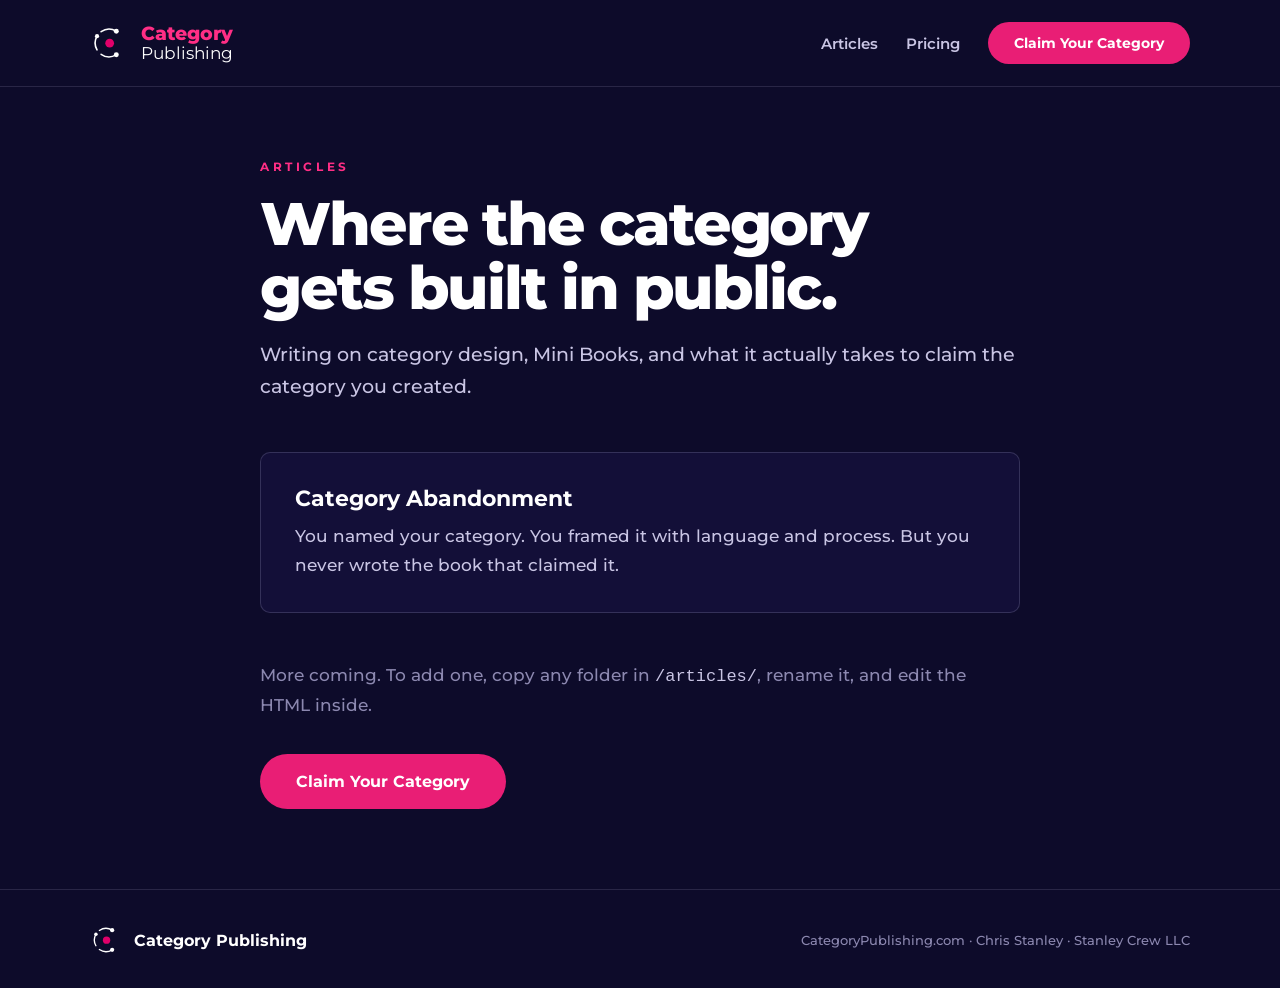
<file: articles/index.html>
<!DOCTYPE html>
<html lang="en">
<head>
<meta charset="utf-8">
<meta name="viewport" content="width=device-width, initial-scale=1">
<title>Articles — Category Publishing</title>
<meta name="description" content="Writing on category design, Mini Books, and claiming the category you created.">
<link rel="icon" type="image/svg+xml" href="/assets/category-publishing-icon.svg">
<link rel="preconnect" href="https://fonts.googleapis.com">
<link rel="preconnect" href="https://fonts.gstatic.com" crossorigin>
<link rel="stylesheet" href="https://fonts.googleapis.com/css2?family=Montserrat:wght@400;500;600;700;800&family=Bebas+Neue&display=swap">
<style>
  html, body { margin: 0; padding: 0; background: #0D0B2A; -webkit-font-smoothing: antialiased; }
  body { font-family: Montserrat, system-ui, sans-serif; color: #C9C5E4; }
  a { color: #FF2E85; text-decoration: none; }
  a:hover { color: #ff7ab0; }
  img { max-width: 100%; }
  .wrap { max-width: 760px; margin: 0 auto; padding: 72px 32px 0; }
  h1 { font-size: clamp(38px, 6vw, 60px); font-weight: 800; letter-spacing: -.035em; line-height: 1.06; color: #FFFFFF; margin: 0 0 20px; }
  h2 { font-size: clamp(26px, 3.4vw, 34px); font-weight: 800; letter-spacing: -.025em; line-height: 1.15; color: #FFFFFF; margin: 52px 0 16px; }
  h3 { font-size: 22px; font-weight: 700; color: #FFFFFF; margin: 36px 0 12px; }
  p { font-size: 19px; font-weight: 500; line-height: 1.7; margin: 0 0 22px; }
  ul, ol { font-size: 19px; line-height: 1.7; padding-left: 24px; }
  li { margin-bottom: 12px; }
  blockquote { margin: 34px 0; padding: 4px 0 4px 28px; border-left: 3px solid #E91E75; font-size: 22px; font-weight: 600; line-height: 1.5; color: #FFFFFF; }
  .eyebrow { font-size: 12px; font-weight: 700; letter-spacing: .3em; color: #FF2E85; margin-bottom: 18px; }
  .meta { font-size: 15px; font-weight: 500; color: #8C88B0; margin-bottom: 44px; }
  .card { display: block; background: rgba(24,19,64,.66); border: 1px solid rgba(184,180,217,.2); border-radius: 10px; padding: 32px 34px; margin-bottom: 20px; text-decoration: none; }
  .card:hover { border-color: rgba(233,30,117,.5); }
  .card h3 { margin: 0 0 10px; }
  .card p { font-size: 17px; margin: 0; color: #C9C5E4; }
  .cta { display: inline-block; font-size: 16px; font-weight: 700; color: #FFFFFF; padding: 18px 36px; background: #E91E75; border-radius: 999px; margin-top: 12px; }
  .cta:hover { color: #FFFFFF; background: #c81763; }
</style>
</head>
<body>
  <header style="width: 100%; background: #0D0B2A; border-bottom: 1px solid rgba(184,180,217,.16);">
    <div style="max-width: 1100px; margin: 0 auto; padding: 22px 32px; display: flex; align-items: center; justify-content: space-between; gap: 24px;">
      <a href="/" style="display: flex; align-items: center; gap: 13px; text-decoration: none;">
        <img src="/assets/category-publishing-icon-reversed.svg" alt="" style="width: 38px; height: 38px; display: block;">
        <span style="display: flex; flex-direction: column; line-height: 1.08;">
          <span style="font-size: 19px; font-weight: 800; color: #FF2E85; letter-spacing: -.01em;">Category</span>
          <span style="font-size: 17px; font-weight: 400; color: #FFFFFF;">Publishing</span>
        </span>
      </a>
      <nav style="display: flex; align-items: center; gap: 28px;">
        <a href="/articles/" style="font-size: 15px; font-weight: 600; color: #C9C5E4;">Articles</a>
        <a href="/#pricing" style="font-size: 15px; font-weight: 600; color: #C9C5E4;">Pricing</a>
        <a href="/" style="font-size: 14px; font-weight: 700; color: #FFFFFF; padding: 12px 26px; background: #E91E75; border-radius: 999px;">Claim Your Category</a>
      </nav>
    </div>
  </header>
  <main class="wrap">
    <div class="eyebrow">ARTICLES</div>
    <h1>Where the category<br>gets built in public.</h1>
    <p style="margin-bottom: 48px;">Writing on category design, Mini Books, and what it actually takes to claim the category you created.</p>

    <a class="card" href="/articles/category-abandonment/">
      <h3>Category Abandonment</h3>
      <p>You named your category. You framed it with language and process. But you never wrote the book that claimed it.</p>
    </a>

    <p style="margin-top: 48px; color: #8C88B0; font-size: 17px;">More coming. To add one, copy any folder in <code style="color:#C9C5E4;">/articles/</code>, rename it, and edit the HTML inside.</p>

    <a class="cta" href="/">Claim Your Category</a>
  </main>
  <footer style="width: 100%; background: #0D0B2A; border-top: 1px solid rgba(184,180,217,.16); margin-top: 80px;">
    <div style="max-width: 1100px; margin: 0 auto; padding: 34px 32px; display: flex; align-items: center; justify-content: space-between; gap: 24px; flex-wrap: wrap;">
      <a href="/" style="display: flex; align-items: center; gap: 12px; text-decoration: none;">
        <img src="/assets/category-publishing-icon-reversed.svg" alt="" style="width: 32px; height: 32px; display: block;">
        <span style="font-size: 16px; font-weight: 700; color: #FFFFFF;">Category Publishing</span>
      </a>
      <span style="font-size: 13px; font-weight: 500; color: #8C88B0;">CategoryPublishing.com · Chris Stanley · Stanley Crew LLC</span>
    </div>
  </footer>
</body>
</html>
</file>
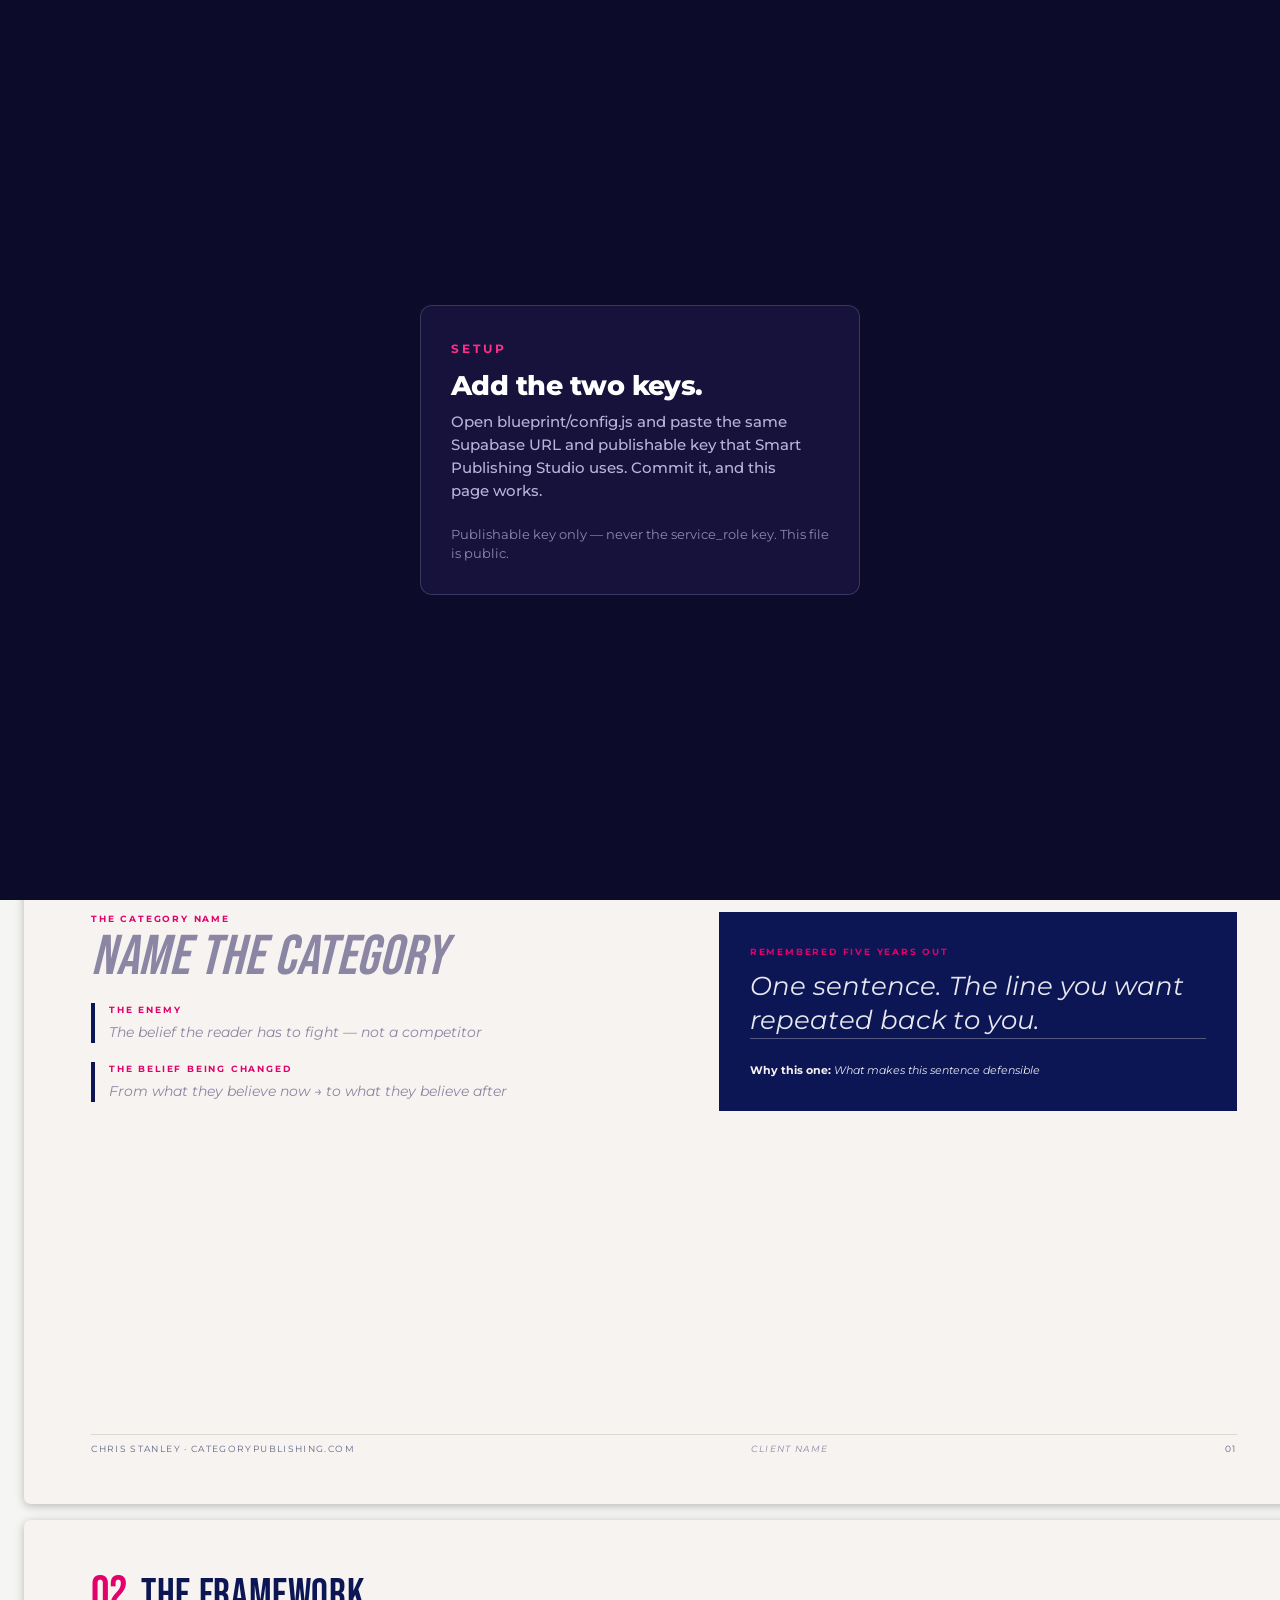
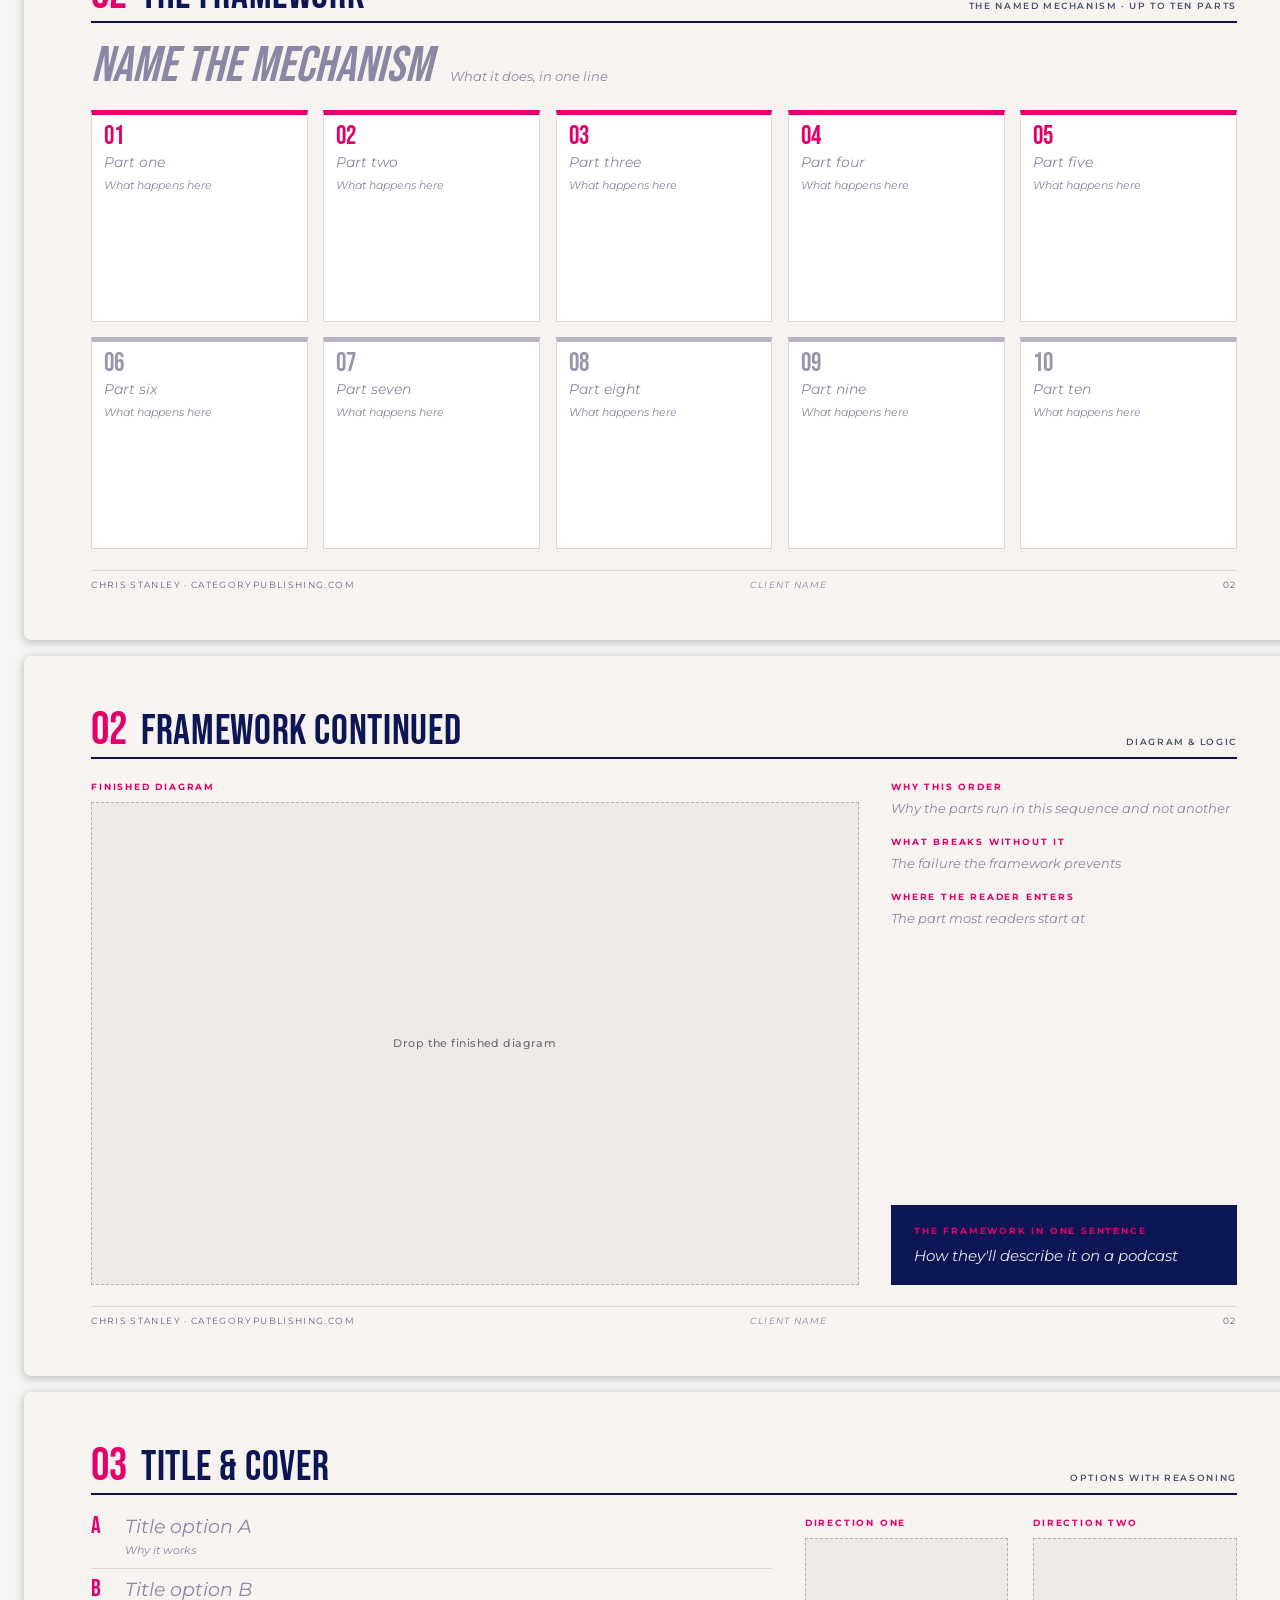
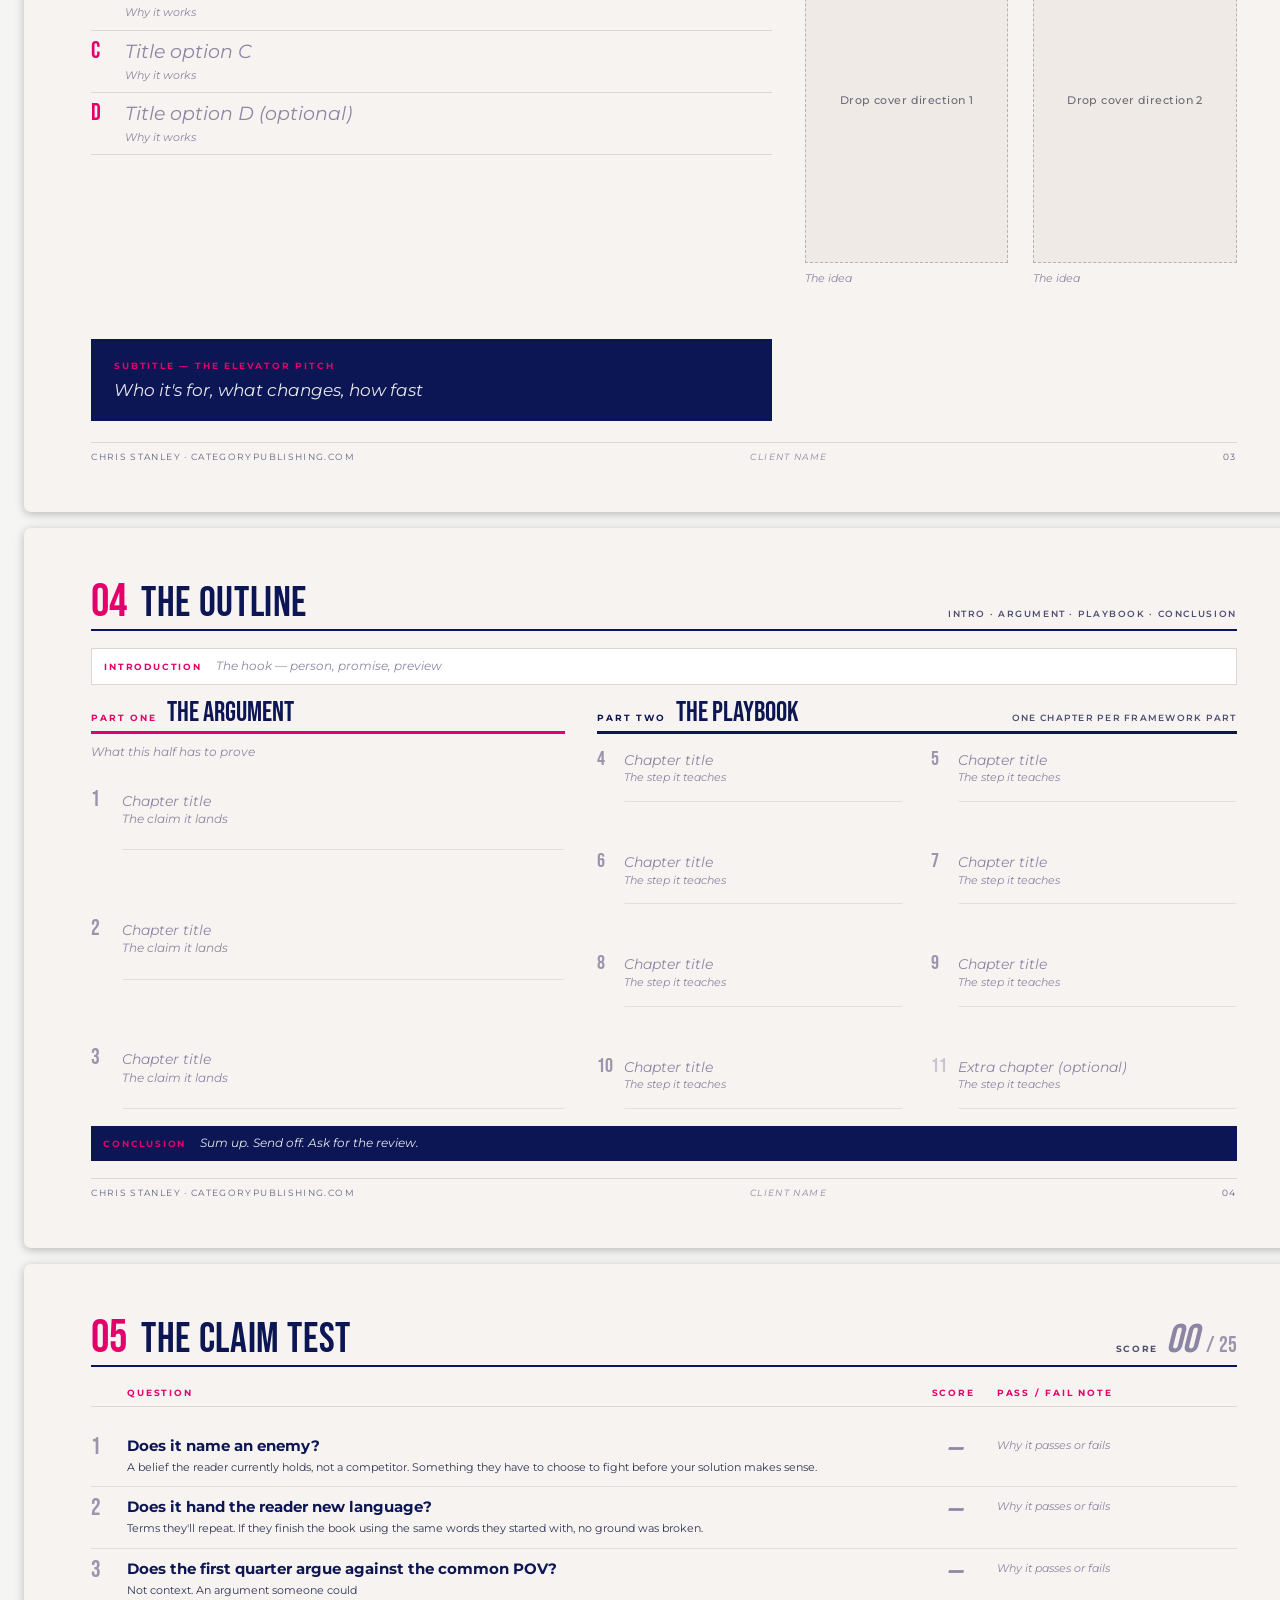
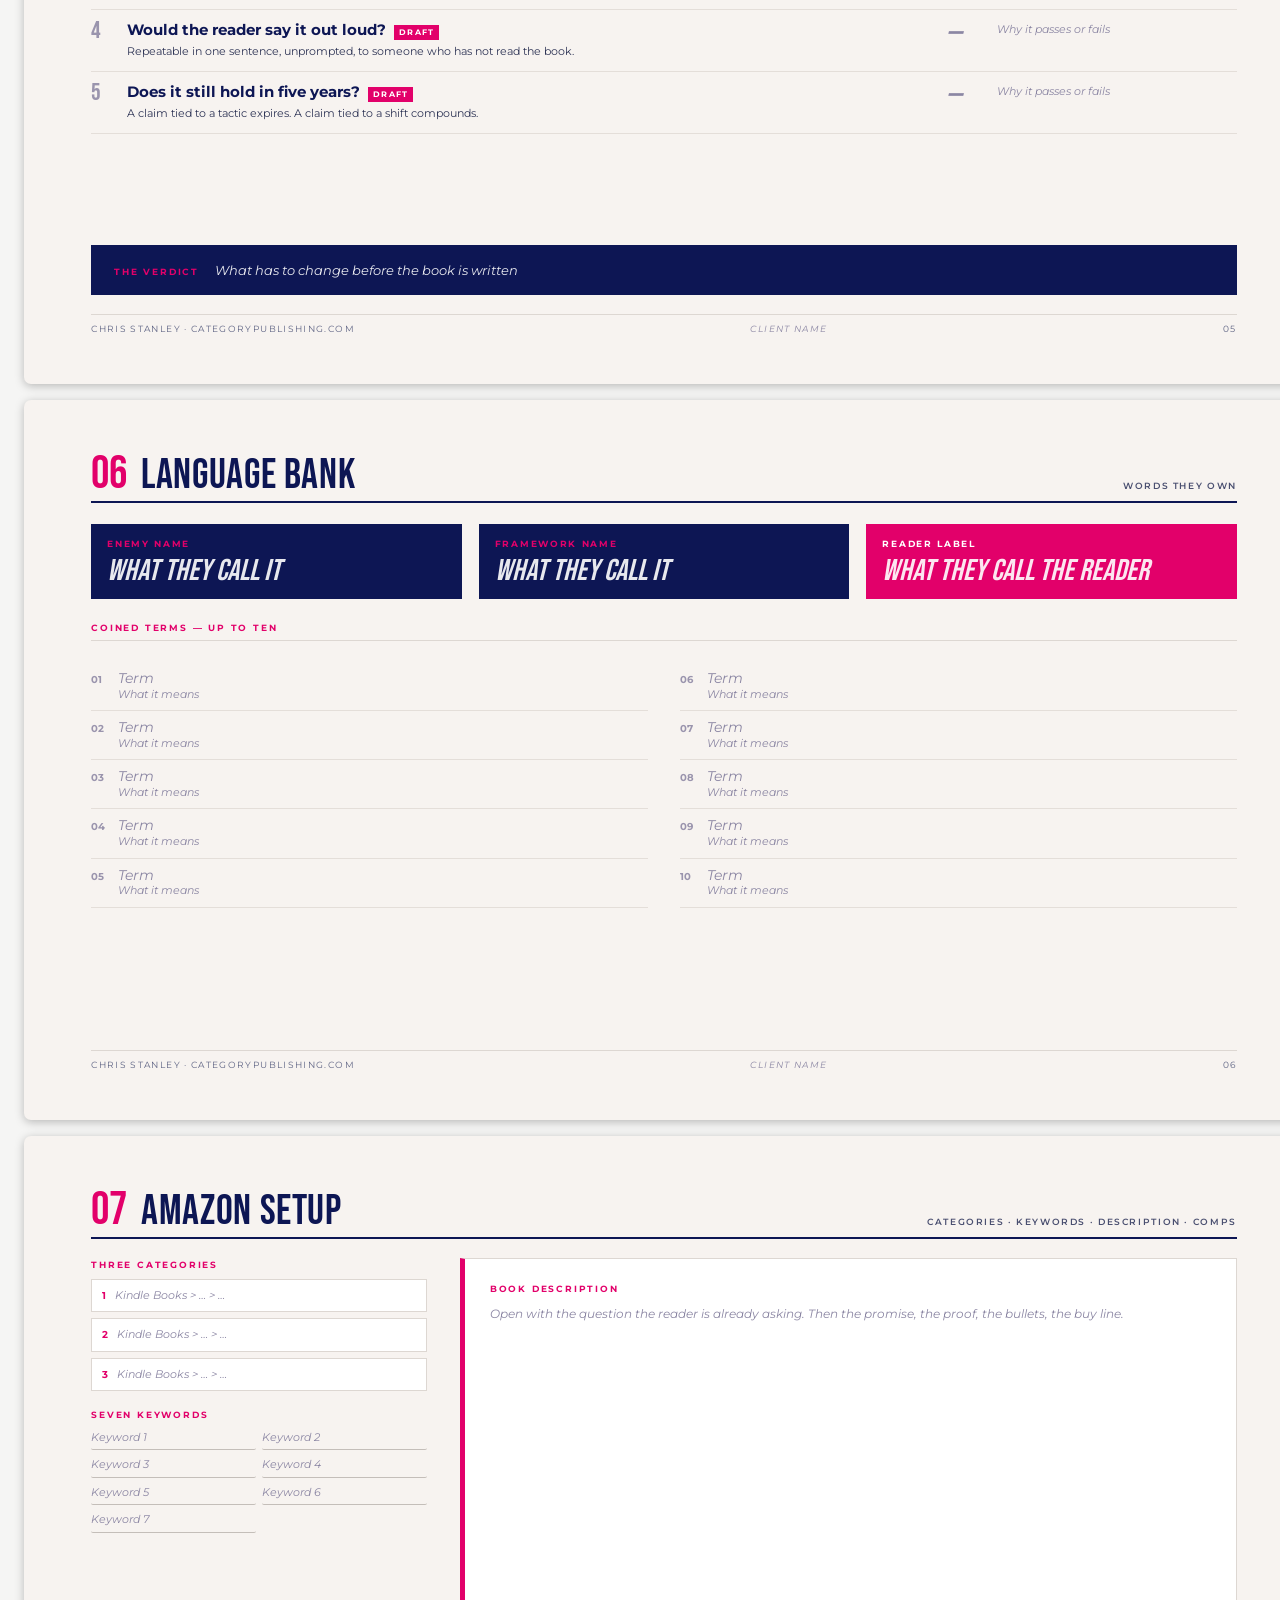
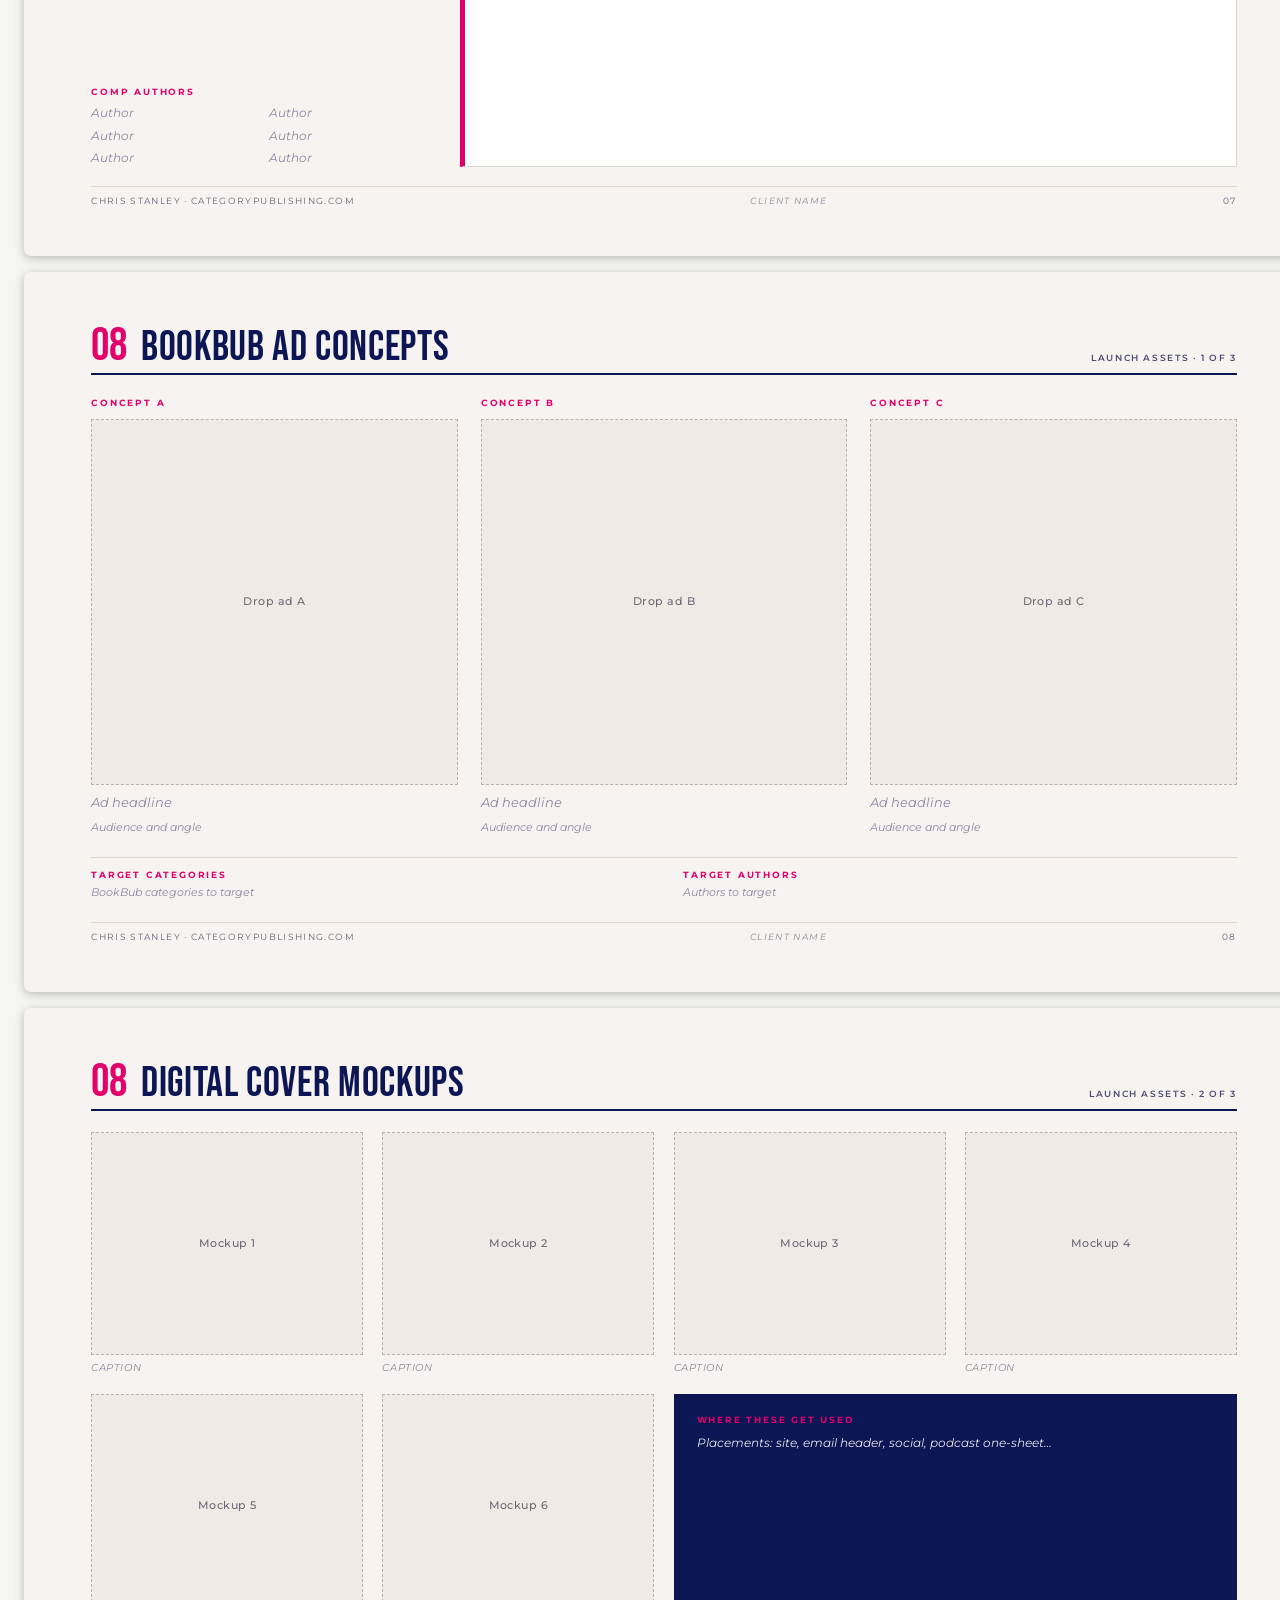
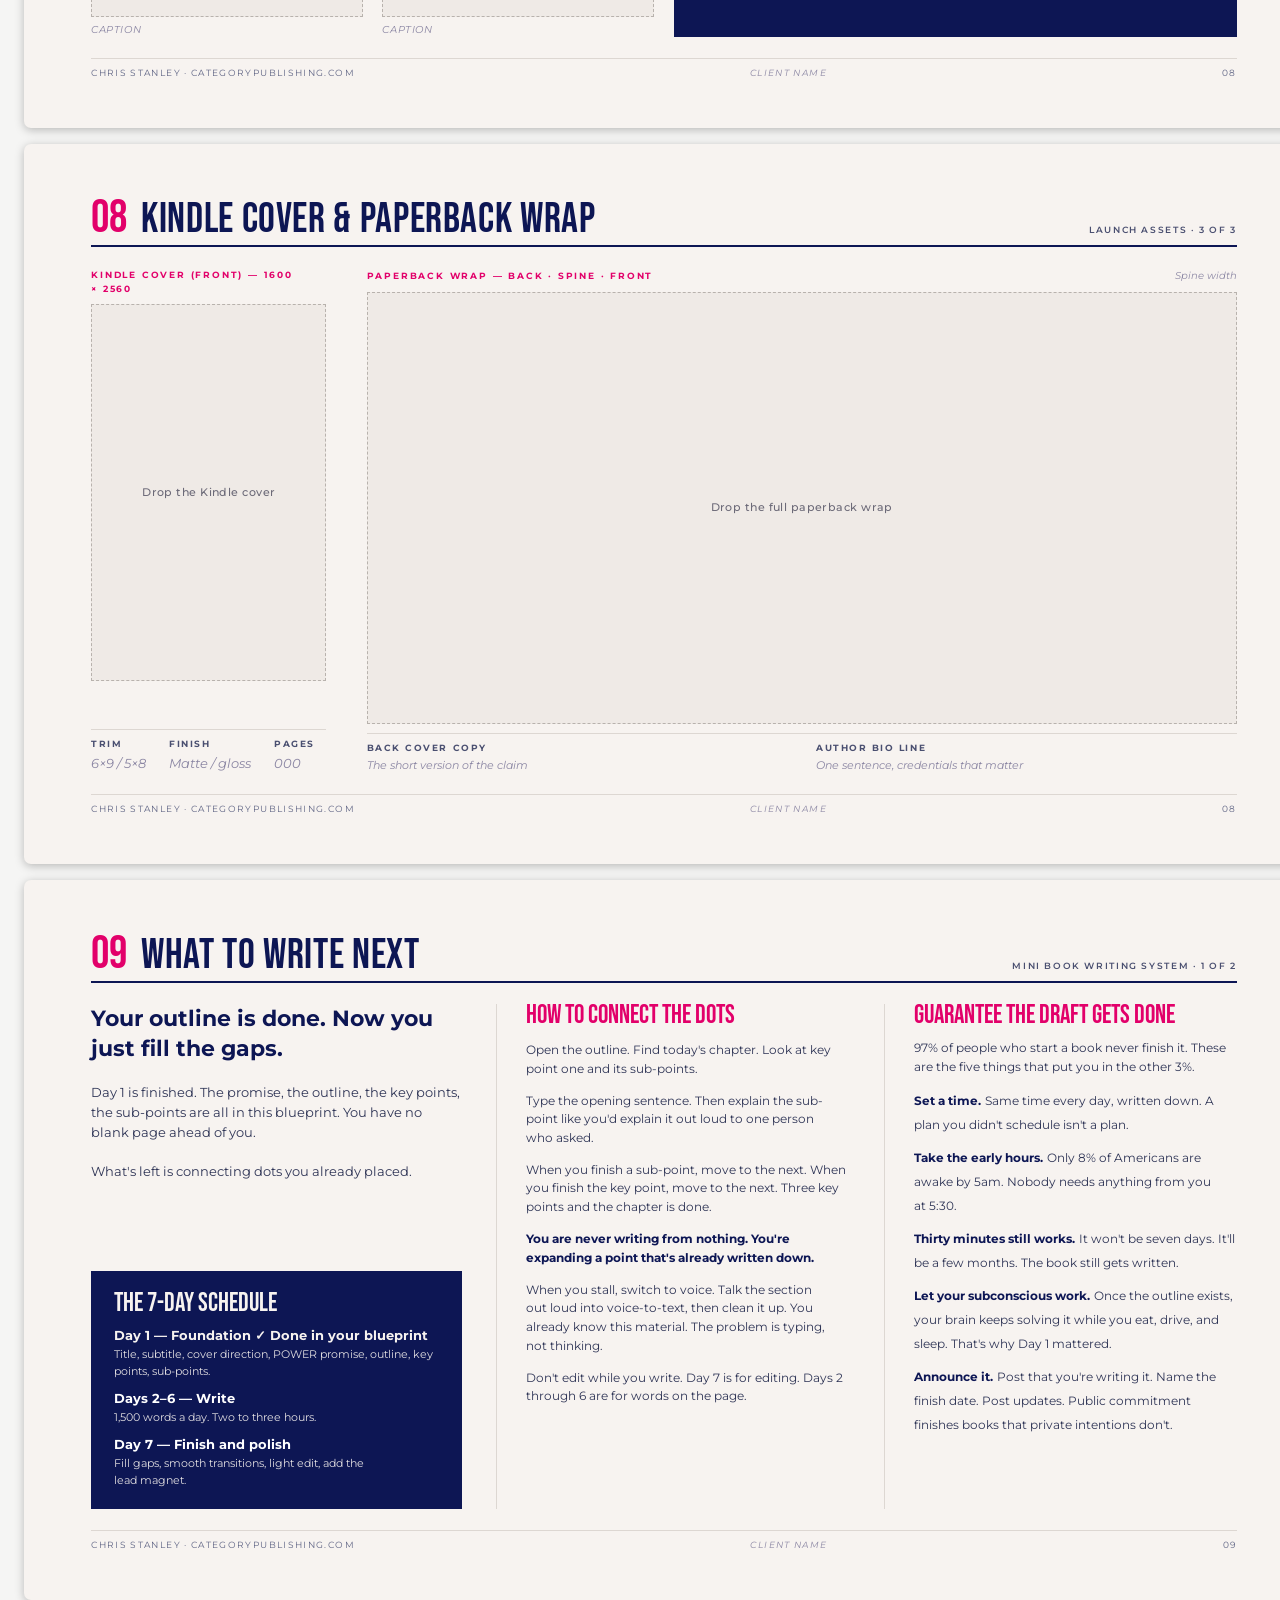
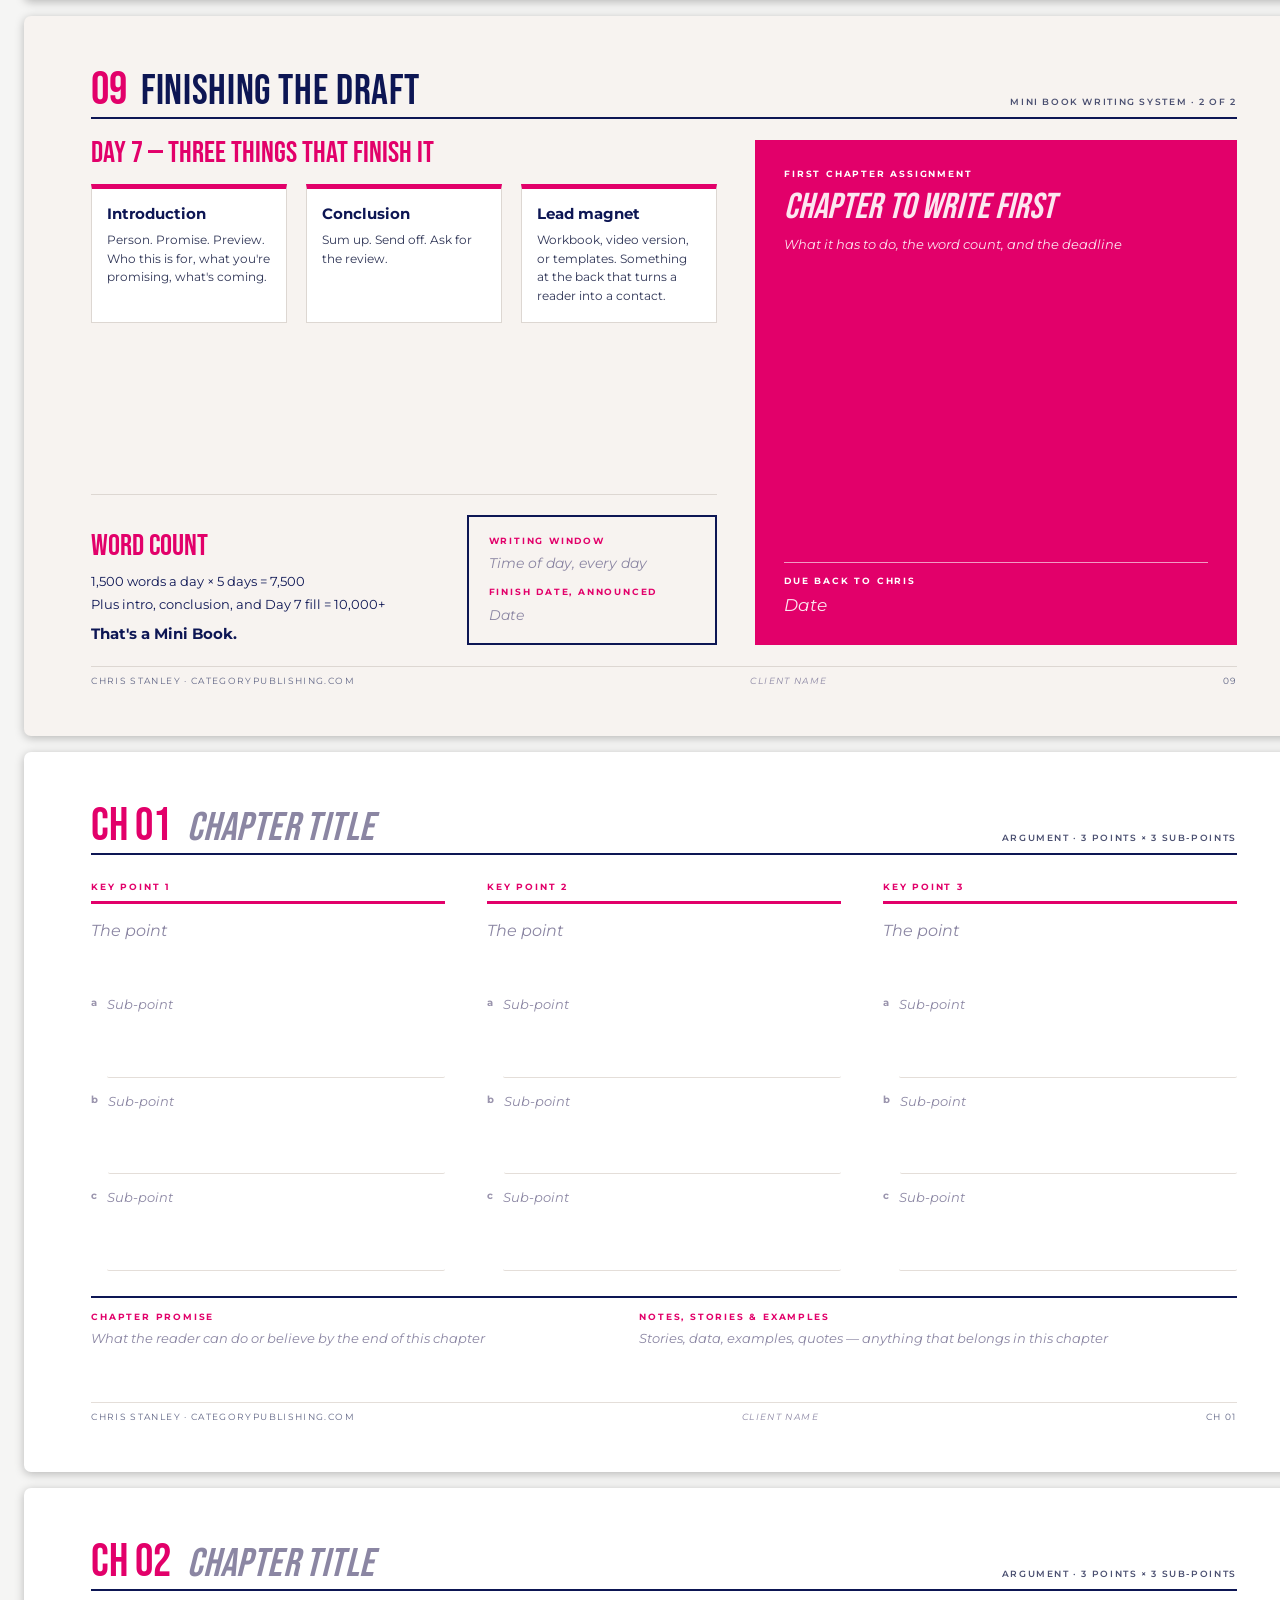
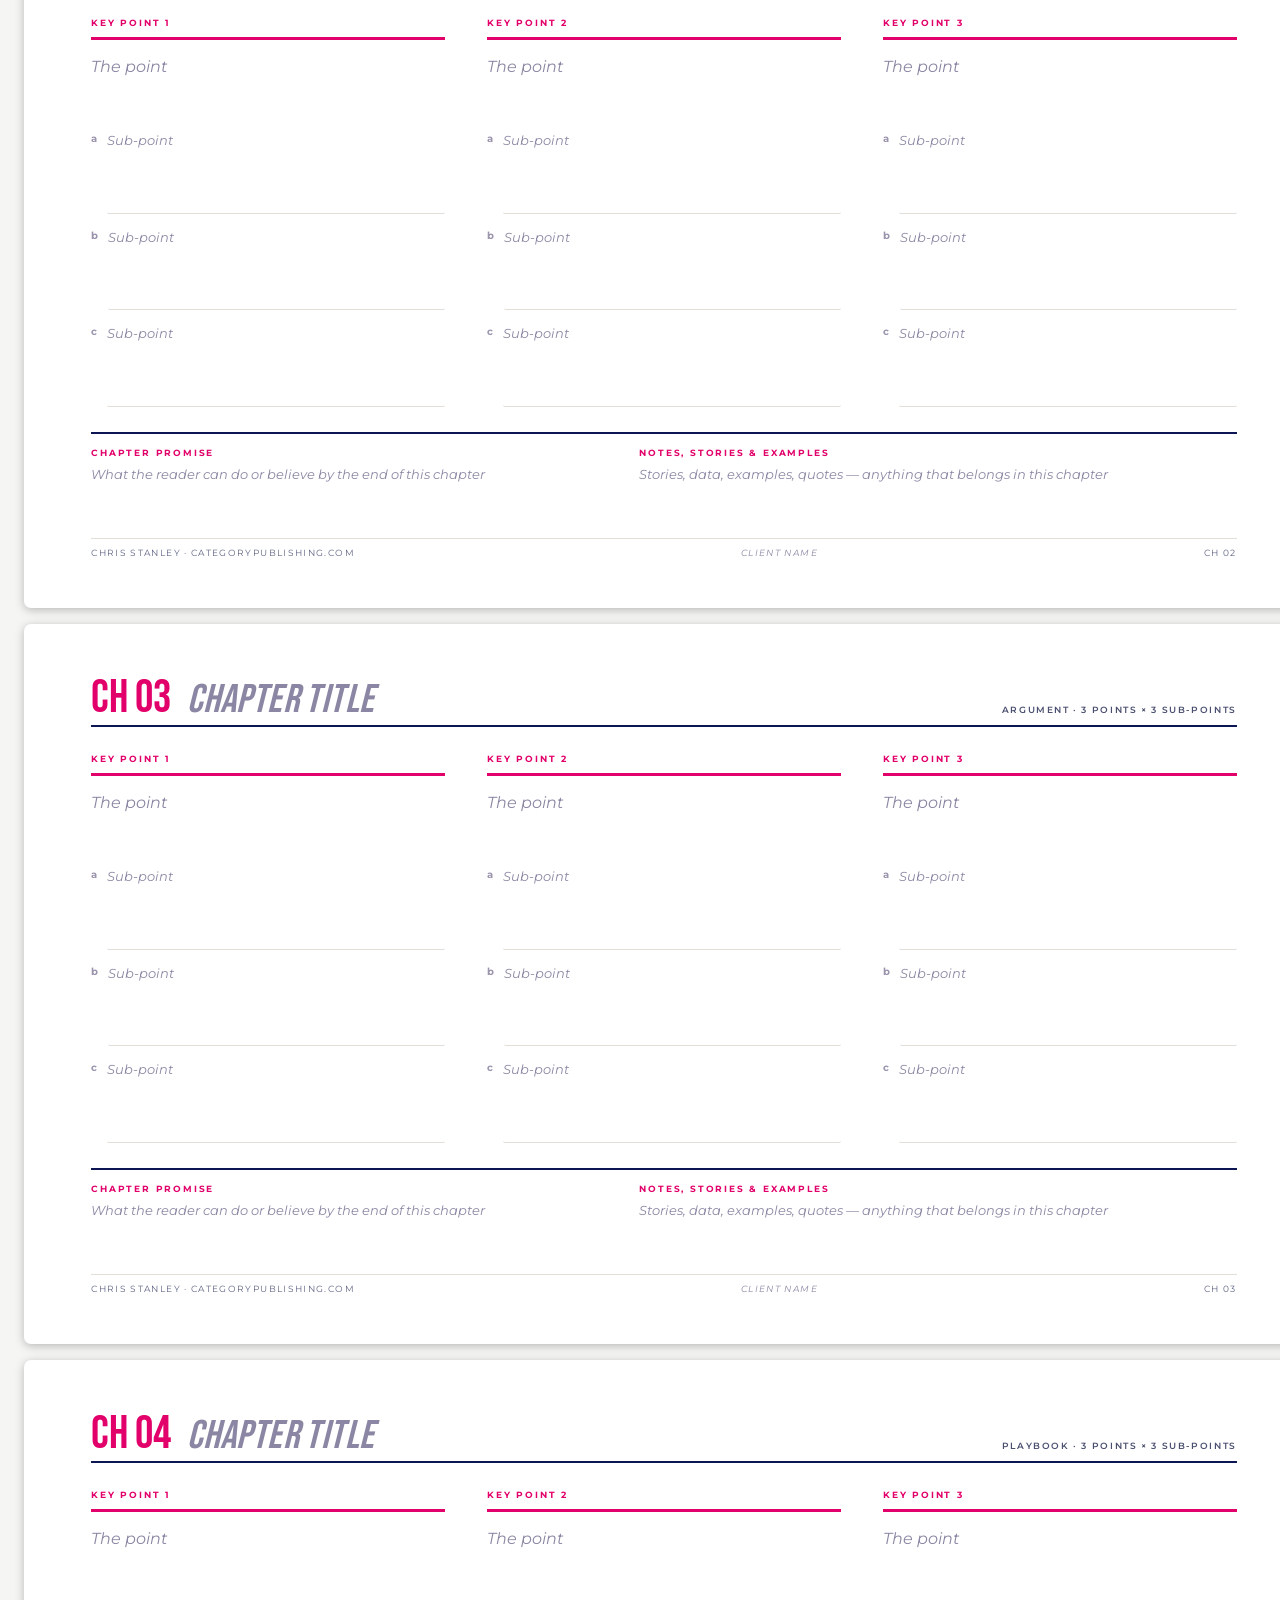
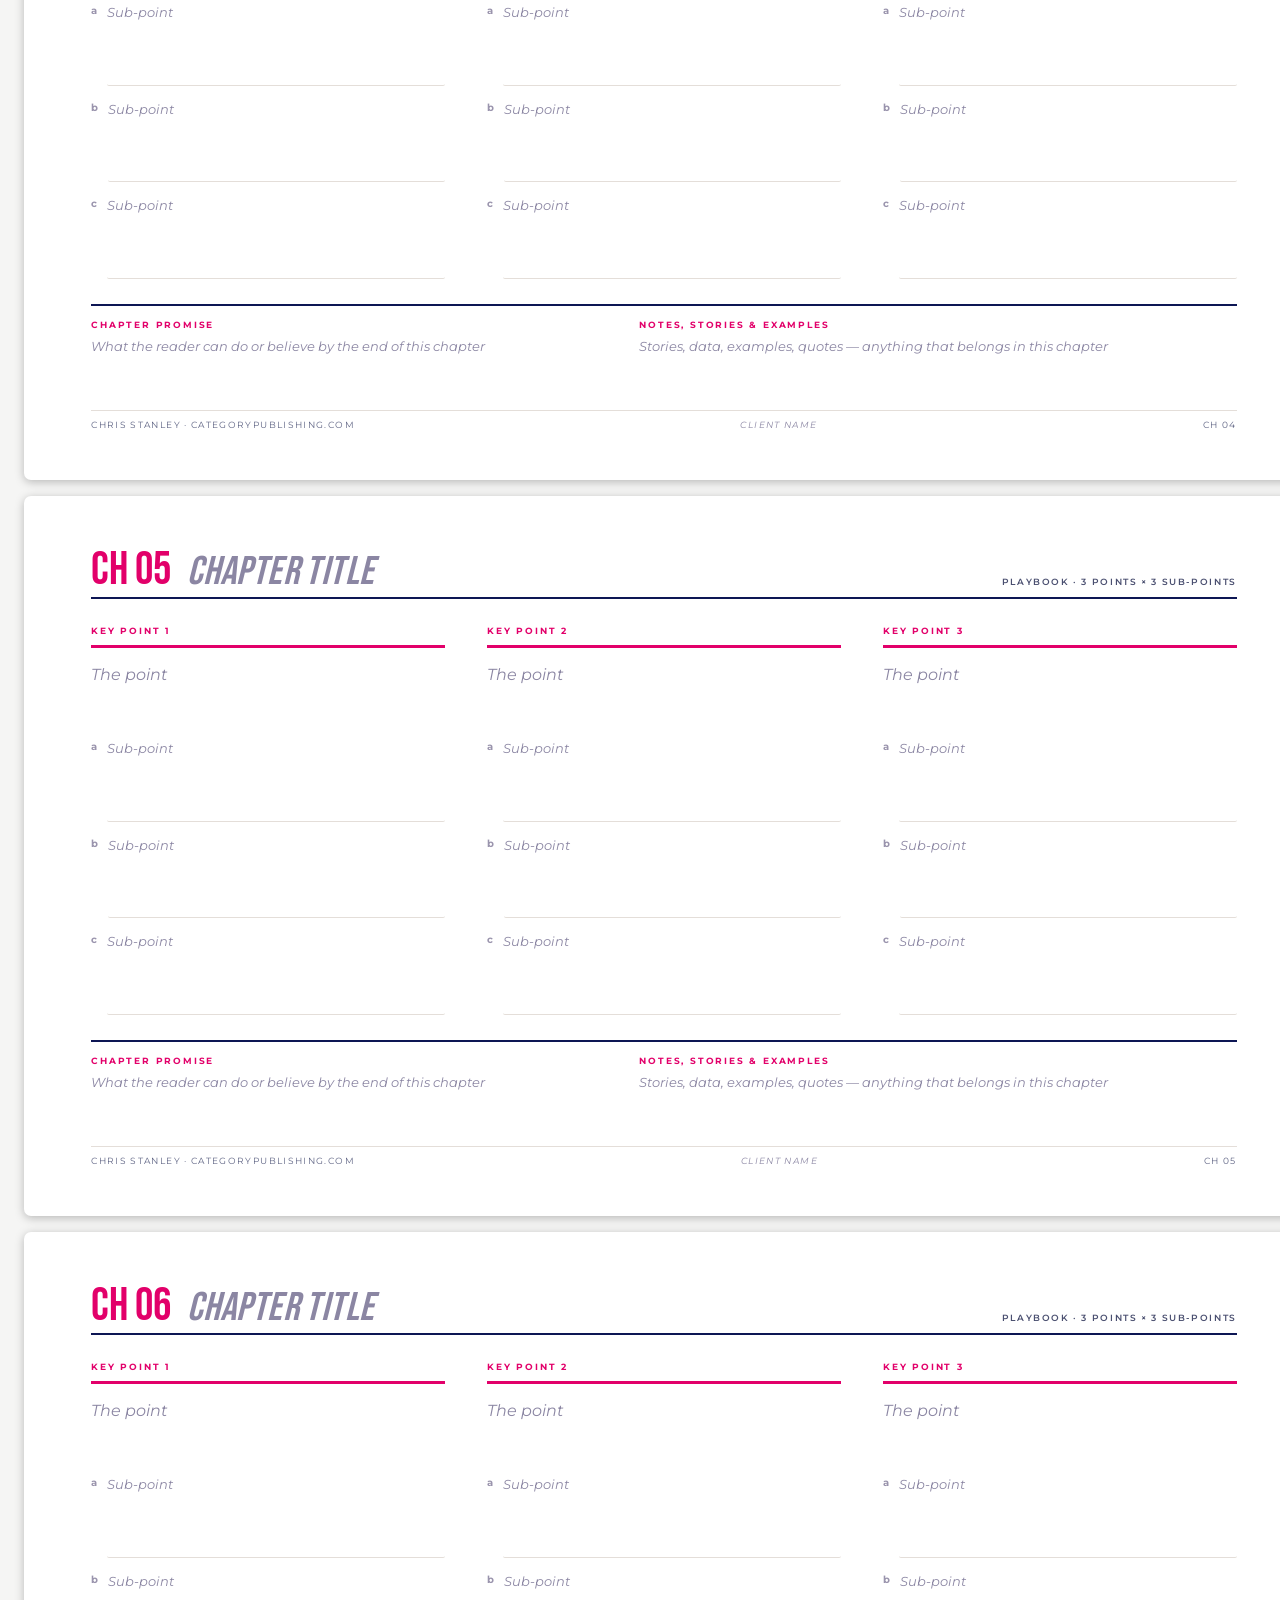
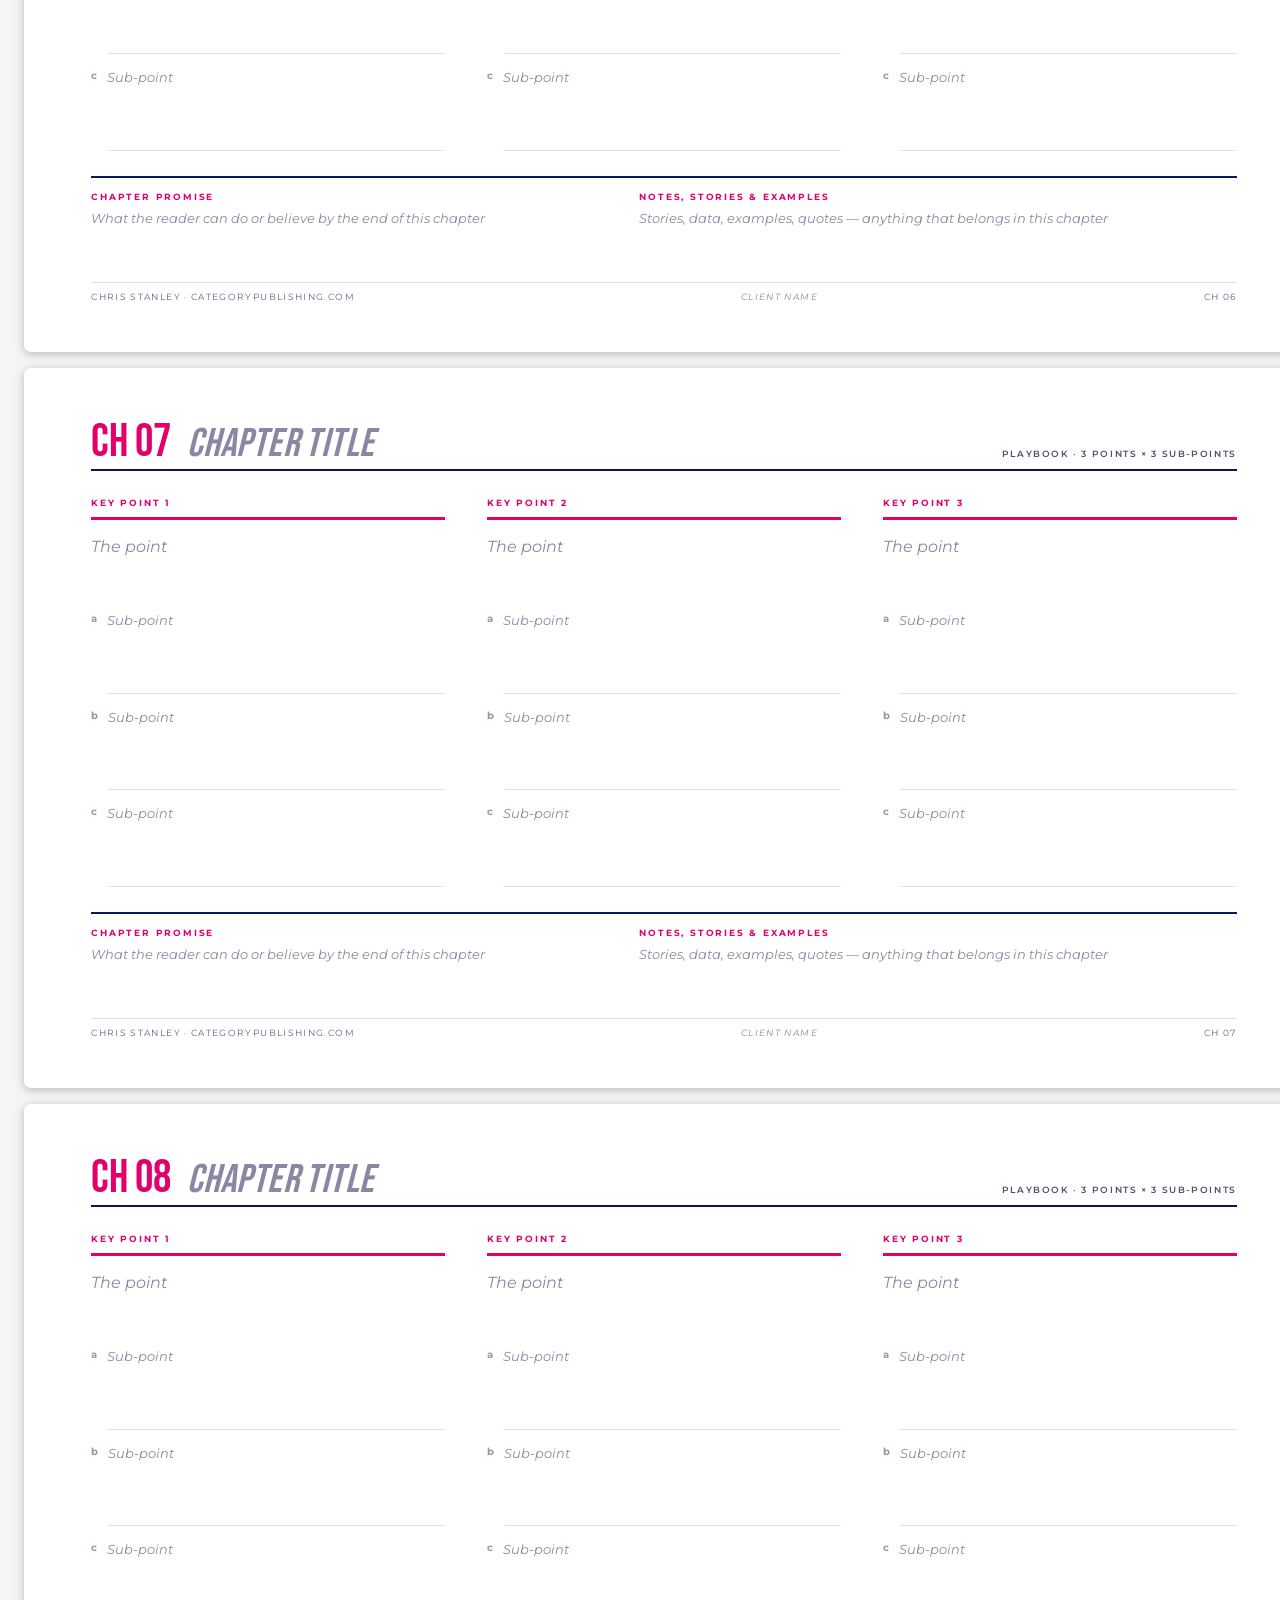
<file: blueprint/index.html>
<!DOCTYPE html>
<html lang="en">
<head>
<meta charset="utf-8">
<meta name="viewport" content="width=device-width, initial-scale=1">
<title>Category Book Blueprint</title>
<link rel="stylesheet" href="https://fonts.googleapis.com/css2?family=Bebas+Neue&family=Montserrat:ital,wght@0,400;0,500;0,600;0,700;0,800;0,900;1,400;1,600;1,700&family=JetBrains+Mono:wght@400;500&display=swap">
<style>

/* fonts.css */


/* colors.css */
/* ─────────────────────────────────────────────
   Smart Publishing Studio — Color Tokens
   Primary palette: Pink · Electric Blue · Navy
───────────────────────────────────────────── */
:root {
  /* ── Brand Pink / Magenta ── */
  --color-pink-100: #fce8f3;
  --color-pink-200: #f5b8d9;
  --color-pink-300: #ee82be;
  --color-pink-400: #e84ca0;
  --color-pink-500: #e2006a;   /* PRIMARY — logo "Smart", flywheel ring */
  --color-pink-600: #b5004f;
  --color-pink-700: #880038;
  --color-pink-800: #5a0025;

  /* ── Electric Blue ── */
  --color-blue-100: #e8e8fc;
  --color-blue-200: #b8b8f5;
  --color-blue-300: #7878ee;
  --color-blue-400: #4040e4;
  --color-blue-500: #1212cc;   /* PRIMARY — blueprint background */
  --color-blue-600: #0d0da8;
  --color-blue-700: #090980;
  --color-blue-800: #060655;

  /* ── Deep Navy ── */
  --color-navy-100: #d0d4e8;
  --color-navy-200: #9aa4c8;
  --color-navy-300: #5566a4;
  --color-navy-400: #1e3080;
  --color-navy-500: #0d1654;   /* PRIMARY — flywheel bg, logo brushstroke */
  --color-navy-600: #091040;
  --color-navy-700: #060a2c;
  --color-navy-800: #03051a;

  /* ── Accent: Gold/Yellow (Mini Book Marketing, Money) ── */
  --color-yellow-300: #fce96a;
  --color-yellow-400: #f8d820;
  --color-yellow-500: #f5c800;
  --color-yellow-600: #c8a000;
  --color-yellow-700: #8a6e00;

  /* ── Accent: Orange (Mini Book Publishing) ── */
  --color-orange-300: #f5a060;
  --color-orange-400: #f07020;
  --color-orange-500: #e85500;
  --color-orange-600: #b84200;
  --color-orange-700: #7a2c00;

  /* ── Neutrals ── */
  --color-white:     #ffffff;
  --color-cream:     #f7f3f0;   /* logo background off-white */
  --color-gray-100:  #f0ece8;
  --color-gray-200:  #e0dbd6;
  --color-gray-300:  #c4bdb8;
  --color-gray-400:  #9a9490;
  --color-gray-500:  #706a66;
  --color-gray-600:  #4a4542;
  --color-gray-700:  #2e2b28;
  --color-gray-800:  #1a1714;
  --color-black:     #0a0808;

  /* ── Semantic Aliases ── */
  --color-brand-primary:        var(--color-pink-500);
  --color-brand-secondary:      var(--color-blue-500);
  --color-brand-dark:           var(--color-navy-500);

  --color-background:           var(--color-cream);
  --color-surface:              var(--color-white);
  --color-surface-raised:       var(--color-white);
  --color-surface-dark:         var(--color-navy-500);
  --color-surface-electric:     var(--color-blue-500);

  --color-text-primary:         var(--color-gray-800);
  --color-text-secondary:       var(--color-gray-600);
  --color-text-tertiary:        var(--color-gray-400);
  --color-text-on-dark:         var(--color-white);
  --color-text-on-brand:        var(--color-white);
  --color-text-link:            var(--color-pink-500);
  --color-text-link-hover:      var(--color-pink-600);

  --color-border:               var(--color-gray-200);
  --color-border-strong:        var(--color-gray-300);

  --color-interactive:          var(--color-pink-500);
  --color-interactive-hover:    var(--color-pink-600);
  --color-interactive-alt:      var(--color-blue-500);
  --color-interactive-alt-hover: var(--color-blue-600);

  --color-focus-ring:           var(--color-pink-400);
}

/* typography.css */
/* ─────────────────────────────────────────────
   Smart Publishing Studio — Typography Tokens
───────────────────────────────────────────── */
:root {
  /* ── Font Families ──
     Display: Bebas Neue — ultra-bold condensed for book-cover headlines
     Note: Bebas Neue is a nearest Google Fonts match for the original
     cover typeface. Request original font files for exact fidelity.
     Sans: Montserrat — clean geometric, used for subtitles, body, UI
     Mono: JetBrains Mono — code and technical content
  ── */
  --font-display: 'Bebas Neue', 'Anton', Impact, 'Arial Narrow', sans-serif;
  --font-sans:    'Montserrat', 'Helvetica Neue', Arial, sans-serif;
  --font-mono:    'JetBrains Mono', 'Fira Code', 'Courier New', monospace;

  /* ── Display Scale (Bebas Neue — book-cover hero type) ── */
  --text-display-2xl: 7rem;    /* 112px — full-bleed hero */
  --text-display-xl:  5rem;    /* 80px  — section hero */
  --text-display-lg:  3.75rem; /* 60px  — slide title */
  --text-display-md:  2.75rem; /* 44px  — card headline */
  --text-display-sm:  2rem;    /* 32px  — callout text */

  /* ── UI Scale (Montserrat) ── */
  --text-4xl:  2.25rem;   /* 36px */
  --text-3xl:  1.875rem;  /* 30px */
  --text-2xl:  1.5rem;    /* 24px */
  --text-xl:   1.25rem;   /* 20px */
  --text-lg:   1.125rem;  /* 18px */
  --text-md:   1rem;      /* 16px */
  --text-sm:   0.875rem;  /* 14px */
  --text-xs:   0.75rem;   /* 12px */
  --text-2xs:  0.6875rem; /* 11px */

  /* ── Weights ── */
  --weight-regular:   400;
  --weight-medium:    500;
  --weight-semibold:  600;
  --weight-bold:      700;
  --weight-extrabold: 800;
  --weight-black:     900;

  /* ── Line Heights ── */
  --leading-none:     1;
  --leading-tight:    1.1;
  --leading-snug:     1.25;
  --leading-normal:   1.5;
  --leading-relaxed:  1.625;
  --leading-loose:    1.875;

  /* ── Letter Spacing ── */
  --tracking-tight:   -0.02em;
  --tracking-normal:   0em;
  --tracking-wide:     0.05em;
  --tracking-wider:    0.1em;
  --tracking-widest:   0.2em;
  --tracking-subtitle: 0.15em; /* book-cover subtitle style */
  --tracking-caps:     0.08em; /* UI button/label caps */
}

/* spacing.css */
/* ─────────────────────────────────────────────
   Smart Publishing Studio — Spacing Tokens
───────────────────────────────────────────── */
:root {
  /* ── Base Scale (4px grid) ── */
  --space-0:  0px;
  --space-1:  4px;
  --space-2:  8px;
  --space-3:  12px;
  --space-4:  16px;
  --space-5:  20px;
  --space-6:  24px;
  --space-7:  28px;
  --space-8:  32px;
  --space-10: 40px;
  --space-12: 48px;
  --space-14: 56px;
  --space-16: 64px;
  --space-20: 80px;
  --space-24: 96px;
  --space-28: 112px;
  --space-32: 128px;
  --space-40: 160px;
  --space-48: 192px;

  /* ── Semantic: Component Internal ── */
  --space-component-2xs: var(--space-1);   /* 4px  — icon gap, chip padding */
  --space-component-xs:  var(--space-2);   /* 8px  — tight padding */
  --space-component-sm:  var(--space-3);   /* 12px — small button */
  --space-component-md:  var(--space-4);   /* 16px — default padding */
  --space-component-lg:  var(--space-6);   /* 24px — card padding */
  --space-component-xl:  var(--space-8);   /* 32px — large card padding */

  /* ── Semantic: Layout / Section ── */
  --space-layout-xs:  var(--space-8);    /* 32px  — between subsections */
  --space-layout-sm:  var(--space-12);   /* 48px  — between sections */
  --space-layout-md:  var(--space-16);   /* 64px  — major section gap */
  --space-layout-lg:  var(--space-24);   /* 96px  — hero padding */
  --space-layout-xl:  var(--space-32);   /* 128px — full-bleed section */

  /* ── Content Container ── */
  --container-sm:   640px;
  --container-md:   960px;
  --container-lg:  1200px;
  --container-xl:  1440px;
}

/* effects.css */
/* ─────────────────────────────────────────────
   Smart Publishing Studio — Effects Tokens
   Shadows · Radii · Borders · Transitions
───────────────────────────────────────────── */
:root {
  /* ── Border Radius ──
     Brand aesthetic favors sharp, editorial corners.
     Use minimal radii; avoid large "bubbly" rounding.
  ── */
  --radius-none:  0px;
  --radius-xs:    1px;
  --radius-sm:    2px;   /* default — buttons, badges, sharp cards */
  --radius-md:    4px;   /* cards, inputs */
  --radius-lg:    8px;   /* larger cards, modals */
  --radius-xl:    12px;  /* floating panels */
  --radius-2xl:   16px;  /* rare, image containers */
  --radius-full:  9999px; /* pills, avatars */

  /* ── Shadows ── */
  --shadow-none:  none;
  --shadow-xs:    0 1px 2px rgba(0, 0, 0, 0.08);
  --shadow-sm:    0 1px 4px rgba(0, 0, 0, 0.10), 0 1px 2px rgba(0, 0, 0, 0.06);
  --shadow-md:    0 4px 12px rgba(0, 0, 0, 0.12), 0 2px 4px rgba(0, 0, 0, 0.06);
  --shadow-lg:    0 8px 24px rgba(0, 0, 0, 0.14), 0 4px 8px rgba(0, 0, 0, 0.08);
  --shadow-xl:    0 16px 40px rgba(0, 0, 0, 0.18), 0 8px 16px rgba(0, 0, 0, 0.10);
  --shadow-2xl:   0 24px 64px rgba(0, 0, 0, 0.22), 0 12px 24px rgba(0, 0, 0, 0.12);

  /* ── Brand Glow Shadows ── */
  --shadow-glow-pink:  0 0 24px rgba(226, 0, 106, 0.40), 0 0 8px rgba(226, 0, 106, 0.20);
  --shadow-glow-blue:  0 0 24px rgba(18, 18, 204, 0.40), 0 0 8px rgba(18, 18, 204, 0.20);
  --shadow-glow-navy:  0 0 24px rgba(13, 22, 84, 0.50), 0 0 8px rgba(13, 22, 84, 0.25);

  /* ── Book Cover Shadow ── */
  --shadow-cover: 6px 6px 20px rgba(0, 0, 0, 0.55), 3px 3px 8px rgba(0, 0, 0, 0.30);

  /* ── Borders ── */
  --border-width-thin:   1px;
  --border-width-base:   2px;
  --border-width-thick:  3px;
  --border-default:      1px solid var(--color-border);
  --border-strong:       1px solid var(--color-border-strong);
  --border-brand:        2px solid var(--color-pink-500);
  --border-brand-alt:    2px solid var(--color-blue-500);

  /* ── Transitions ── */
  --transition-fast:    100ms ease; /* @kind other */
  --transition-base:    180ms ease; /* @kind other */
  --transition-slow:    300ms ease; /* @kind other */
  --transition-spring:  400ms cubic-bezier(0.34, 1.56, 0.64, 1); /* @kind other */
  --transition-ease-out: 250ms cubic-bezier(0.22, 1, 0.36, 1); /* @kind other */

  /* ── Z-index layers ── */
  --z-below:    -1; /* @kind other */
  --z-base:      0; /* @kind other */
  --z-raised:   10; /* @kind other */
  --z-dropdown: 100; /* @kind other */
  --z-overlay:  200; /* @kind other */
  --z-modal:    300; /* @kind other */
  --z-toast:    400; /* @kind other */
}

/* base.css */
/* ─────────────────────────────────────────────
   Smart Publishing Studio — Base Reset
───────────────────────────────────────────── */
*, *::before, *::after {
  box-sizing: border-box;
}

html {
  font-size: 16px;
  scroll-behavior: smooth;
}

body {
  margin: 0;
  padding: 0;
  font-family: var(--font-sans);
  font-size: var(--text-md);
  line-height: var(--leading-normal);
  color: var(--color-text-primary);
  background-color: var(--color-background);
  -webkit-font-smoothing: antialiased;
  -moz-osx-font-smoothing: grayscale;
  text-wrap: pretty;
}

h1, h2, h3, h4, h5, h6 {
  margin: 0;
  font-family: var(--font-sans);
  font-weight: var(--weight-extrabold);
  line-height: var(--leading-tight);
  color: var(--color-text-primary);
  text-wrap: balance;
}

p {
  margin: 0;
}

a {
  color: var(--color-text-link);
  text-decoration: none;
  transition: color var(--transition-base);
}

a:hover {
  color: var(--color-text-link-hover);
}

img {
  max-width: 100%;
  height: auto;
  display: block;
}

button {
  cursor: pointer;
  font-family: var(--font-sans);
}

ul, ol {
  margin: 0;
  padding: 0;
  list-style: none;
}

:focus-visible {
  outline: 2px solid var(--color-focus-ring);
  outline-offset: 2px;
}


doc-page:not(:defined){visibility:hidden}
[data-k]:empty::before{content:attr(data-ph);color:#8b86a3;font-weight:400;font-style:italic}
[data-ph-light]:empty::before{color:rgba(255,255,255,.9)}
[contenteditable]{outline:none;border-radius:2px}
[contenteditable]:hover{box-shadow:0 0 0 3px rgba(226,0,106,.07)}
[contenteditable]:focus{box-shadow:0 0 0 2px #E2006A}
a{color:#E2006A}a:hover{color:#b30054}
@media print{[contenteditable]:hover,[contenteditable]:focus{box-shadow:none}[data-k]:empty::before{color:#b4afc4}}

html,body{margin:0;padding:0}
</style>
<link rel="stylesheet" href="shell.css">
<script src="config.js"></script>
<script src="store.js"></script>
<script src="doc-page.js"></script>
<script src="image-slot.js"></script>
</head>
<body>
<doc-page width="13.333in" height="7.5in">

<section class="page" data-screen-label="Cover" style="position:relative;background:#0D1654;color:#F7F3F0;font-family:var(--font-sans,Montserrat),sans-serif;overflow:hidden;padding:0.7in 0.8in;display:flex;flex-direction:column">
  <div style="position:absolute;right:-2.1in;top:-1.5in;width:7.4in;height:7.4in;border:1.5px solid rgba(226,0,106,.55);border-radius:50%"></div>
  <div style="position:absolute;right:-1.3in;top:-0.7in;width:5.8in;height:5.8in;border:14px solid rgba(226,0,106,.9);border-radius:50%"></div>
  <div style="position:absolute;right:-0.35in;top:0.25in;width:4.2in;height:4.2in;border:1.5px solid rgba(247,243,240,.3);border-radius:50%"></div>
  <div style="position:relative;display:flex;flex-direction:column;height:100%">
    <div style="font-size:10px;letter-spacing:0.34em;text-transform:uppercase;font-weight:700;color:#E2006A">Category Publishing</div>
    <div style="margin-top:auto;max-width:7.2in">
      <div style="font-size:11px;letter-spacing:0.3em;text-transform:uppercase;font-weight:600;color:rgba(247,243,240,.85);margin-bottom:6px">Category</div>
      <div style="font-family:var(--font-display,'Bebas Neue'),sans-serif;font-size:132px;line-height:0.84;letter-spacing:0.005em">BOOK<br>BLUEPRINT</div>
      <div style="width:2.2in;height:6px;background:#E2006A;margin:22px 0 20px"></div>
      <div style="display:flex;gap:0.55in;align-items:flex-start">
        <div>
          <div style="font-size:9px;letter-spacing:0.24em;text-transform:uppercase;font-weight:700;color:#E2006A;margin-bottom:7px">Prepared for</div>
          <div data-k="client" data-ph="Client name" contenteditable="true" style="font-size:25px;font-weight:700;line-height:1.2;min-width:2.6in"></div>
          <div data-k="cover_client_line" data-ph="Their business or expertise, one line" contenteditable="true" style="font-size:12px;font-weight:400;color:rgba(247,243,240,.88);margin-top:5px;max-width:3.2in"></div>
        </div>
        <div>
          <div style="font-size:9px;letter-spacing:0.24em;text-transform:uppercase;font-weight:700;color:#E2006A;margin-bottom:7px">Prepared by</div>
          <div style="font-size:25px;font-weight:700;line-height:1.2">Chris Stanley</div>
          <div data-k="cover_date" data-ph="Month DD, YYYY" contenteditable="true" style="font-size:12px;font-weight:400;color:rgba(247,243,240,.88);margin-top:5px"></div>
        </div>
      </div>
    </div>
    <div style="margin-top:auto;padding-top:0.4in;font-size:9px;letter-spacing:0.2em;text-transform:uppercase;color:rgba(247,243,240,.7)">CategoryPublishing.com</div>
  </div>
  <div style="position:absolute;right:0.8in;bottom:0.66in;width:1.05in;height:1.05in;border-radius:50%;overflow:hidden;border:1px solid rgba(247,243,240,.35)"><image-slot id="cbb-client-mark" shape="rect" placeholder="Logo / headshot"></image-slot></div>
</section>

<section class="page" data-screen-label="01 The Claim" style="position:relative;background:#F7F3F0;color:#0D1654;font-family:var(--font-sans,Montserrat),sans-serif;padding:0.6in 0.7in 0.5in;display:flex;flex-direction:column;gap:0.26in">
  <div style="display:flex;align-items:flex-end;justify-content:space-between;border-bottom:2px solid #0D1654;padding-bottom:9px">
    <div style="display:flex;align-items:baseline;gap:14px"><span style="font-family:var(--font-display,'Bebas Neue'),sans-serif;font-size:46px;line-height:0.75;color:#E2006A">01</span><span style="font-family:var(--font-display,'Bebas Neue'),sans-serif;font-size:42px;line-height:0.75;letter-spacing:0.015em">THE CLAIM</span></div>
    <div style="font-size:9px;letter-spacing:0.18em;text-transform:uppercase;font-weight:600;color:#4a4f70">Everything else derives from this page</div>
  </div>
  <div style="display:grid;grid-template-columns:1.15fr 1fr;gap:0.34in">
    <div style="display:flex;flex-direction:column;gap:0.2in">
      <div>
        <div style="font-size:9px;letter-spacing:0.2em;text-transform:uppercase;font-weight:700;color:#E2006A;margin-bottom:6px">The category name</div>
        <div data-k="claim_category" data-ph="Name the category" contenteditable="true" style="font-family:var(--font-display,'Bebas Neue'),sans-serif;font-size:56px;line-height:0.94;letter-spacing:0.01em"></div>
      </div>
      <div style="border-left:4px solid #0D1654;padding-left:14px">
        <div style="font-size:9px;letter-spacing:0.2em;text-transform:uppercase;font-weight:700;color:#E2006A;margin-bottom:5px">The enemy</div>
        <div data-k="claim_enemy" data-ph="The belief the reader has to fight — not a competitor" contenteditable="true" style="font-size:14px;line-height:1.5;font-weight:500"></div>
      </div>
      <div style="border-left:4px solid #0D1654;padding-left:14px">
        <div style="font-size:9px;letter-spacing:0.2em;text-transform:uppercase;font-weight:700;color:#E2006A;margin-bottom:5px">The belief being changed</div>
        <div data-k="claim_belief" data-ph="From what they believe now → to what they believe after" contenteditable="true" style="font-size:14px;line-height:1.5;font-weight:500"></div>
      </div>
    </div>
    <div style="background:#0D1654;color:#F7F3F0;padding:0.34in 0.32in;display:flex;flex-direction:column">
      <div style="font-size:9px;letter-spacing:0.2em;text-transform:uppercase;font-weight:700;color:#E2006A;margin-bottom:12px">Remembered five years out</div>
      <div data-k="claim_sentence" data-ph-light="1" data-ph="One sentence. The line you want repeated back to you." contenteditable="true" style="font-size:26px;line-height:1.3;font-weight:700;text-wrap:pretty"></div>
      <div style="margin-top:auto;padding-top:0.24in;border-top:1px solid rgba(247,243,240,.3);font-size:11px;line-height:1.5;color:rgba(247,243,240,.9)">
        <span style="font-weight:700;color:#F7F3F0">Why this one:</span> <span data-k="claim_why" data-ph-light="1" data-ph="What makes this sentence defensible" contenteditable="true"></span>
      </div>
    </div>
  </div>
  <div style="margin-top:auto;display:flex;justify-content:space-between;font-size:8.5px;letter-spacing:0.16em;text-transform:uppercase;color:#5f6484;border-top:1px solid #ddd7d2;padding-top:8px"><span>Chris Stanley · CategoryPublishing.com</span><span data-k="client" data-ph="Client name" contenteditable="true" style="color:#4a4f70;font-weight:600"></span><span>01</span></div>
</section>

<section class="page" data-screen-label="02 The Framework" style="position:relative;background:#F7F3F0;color:#0D1654;font-family:var(--font-sans,Montserrat),sans-serif;padding:0.6in 0.7in 0.5in;display:flex;flex-direction:column;gap:0.22in">
  <div style="display:flex;align-items:flex-end;justify-content:space-between;border-bottom:2px solid #0D1654;padding-bottom:9px">
    <div style="display:flex;align-items:baseline;gap:14px"><span style="font-family:var(--font-display,'Bebas Neue'),sans-serif;font-size:46px;line-height:0.75;color:#E2006A">02</span><span style="font-family:var(--font-display,'Bebas Neue'),sans-serif;font-size:42px;line-height:0.75;letter-spacing:0.015em">THE FRAMEWORK</span></div>
    <div style="font-size:9px;letter-spacing:0.18em;text-transform:uppercase;font-weight:600;color:#4a4f70">The named mechanism · up to ten parts</div>
  </div>
  <div style="display:flex;align-items:baseline;gap:18px">
    <div data-k="fw_name" data-ph="Name the mechanism" contenteditable="true" style="font-family:var(--font-display,'Bebas Neue'),sans-serif;font-size:50px;line-height:0.9"></div>
    <div data-k="fw_line" data-ph="What it does, in one line" contenteditable="true" style="font-size:13px;line-height:1.5;font-weight:500;color:#2f3556;flex:1"></div>
  </div>
  <div style="display:grid;grid-template-columns:repeat(5,1fr);grid-template-rows:1fr 1fr;gap:0.16in;flex:1;min-height:0">
    <div style="background:#fff;border:1px solid #ddd7d2;border-top:5px solid #E2006A;padding:12px 12px;display:flex;flex-direction:column;gap:6px;min-height:0"><div style="font-family:var(--font-display,'Bebas Neue'),sans-serif;font-size:26px;line-height:0.8;color:#E2006A">01</div><div data-k="fw_p1_name" data-ph="Part one" contenteditable="true" style="font-size:14px;font-weight:700;line-height:1.25"></div><div data-k="fw_p1_desc" data-ph="What happens here" contenteditable="true" style="font-size:10.5px;line-height:1.45;color:#2f3556"></div></div>
    <div style="background:#fff;border:1px solid #ddd7d2;border-top:5px solid #E2006A;padding:12px 12px;display:flex;flex-direction:column;gap:6px;min-height:0"><div style="font-family:var(--font-display,'Bebas Neue'),sans-serif;font-size:26px;line-height:0.8;color:#E2006A">02</div><div data-k="fw_p2_name" data-ph="Part two" contenteditable="true" style="font-size:14px;font-weight:700;line-height:1.25"></div><div data-k="fw_p2_desc" data-ph="What happens here" contenteditable="true" style="font-size:10.5px;line-height:1.45;color:#2f3556"></div></div>
    <div style="background:#fff;border:1px solid #ddd7d2;border-top:5px solid #E2006A;padding:12px 12px;display:flex;flex-direction:column;gap:6px;min-height:0"><div style="font-family:var(--font-display,'Bebas Neue'),sans-serif;font-size:26px;line-height:0.8;color:#E2006A">03</div><div data-k="fw_p3_name" data-ph="Part three" contenteditable="true" style="font-size:14px;font-weight:700;line-height:1.25"></div><div data-k="fw_p3_desc" data-ph="What happens here" contenteditable="true" style="font-size:10.5px;line-height:1.45;color:#2f3556"></div></div>
    <div style="background:#fff;border:1px solid #ddd7d2;border-top:5px solid #E2006A;padding:12px 12px;display:flex;flex-direction:column;gap:6px;min-height:0"><div style="font-family:var(--font-display,'Bebas Neue'),sans-serif;font-size:26px;line-height:0.8;color:#E2006A">04</div><div data-k="fw_p4_name" data-ph="Part four" contenteditable="true" style="font-size:14px;font-weight:700;line-height:1.25"></div><div data-k="fw_p4_desc" data-ph="What happens here" contenteditable="true" style="font-size:10.5px;line-height:1.45;color:#2f3556"></div></div>
    <div style="background:#fff;border:1px solid #ddd7d2;border-top:5px solid #E2006A;padding:12px 12px;display:flex;flex-direction:column;gap:6px;min-height:0"><div style="font-family:var(--font-display,'Bebas Neue'),sans-serif;font-size:26px;line-height:0.8;color:#E2006A">05</div><div data-k="fw_p5_name" data-ph="Part five" contenteditable="true" style="font-size:14px;font-weight:700;line-height:1.25"></div><div data-k="fw_p5_desc" data-ph="What happens here" contenteditable="true" style="font-size:10.5px;line-height:1.45;color:#2f3556"></div></div>
    <div style="background:#fff;border:1px solid #ddd7d2;border-top:5px solid #b8b3c4;padding:12px 12px;display:flex;flex-direction:column;gap:6px;min-height:0"><div style="font-family:var(--font-display,'Bebas Neue'),sans-serif;font-size:26px;line-height:0.8;color:#9a94ad">06</div><div data-k="fw_p6_name" data-ph="Part six" contenteditable="true" style="font-size:14px;font-weight:700;line-height:1.25"></div><div data-k="fw_p6_desc" data-ph="What happens here" contenteditable="true" style="font-size:10.5px;line-height:1.45;color:#2f3556"></div></div>
    <div style="background:#fff;border:1px solid #ddd7d2;border-top:5px solid #b8b3c4;padding:12px 12px;display:flex;flex-direction:column;gap:6px;min-height:0"><div style="font-family:var(--font-display,'Bebas Neue'),sans-serif;font-size:26px;line-height:0.8;color:#9a94ad">07</div><div data-k="fw_p7_name" data-ph="Part seven" contenteditable="true" style="font-size:14px;font-weight:700;line-height:1.25"></div><div data-k="fw_p7_desc" data-ph="What happens here" contenteditable="true" style="font-size:10.5px;line-height:1.45;color:#2f3556"></div></div>
    <div style="background:#fff;border:1px solid #ddd7d2;border-top:5px solid #b8b3c4;padding:12px 12px;display:flex;flex-direction:column;gap:6px;min-height:0"><div style="font-family:var(--font-display,'Bebas Neue'),sans-serif;font-size:26px;line-height:0.8;color:#9a94ad">08</div><div data-k="fw_p8_name" data-ph="Part eight" contenteditable="true" style="font-size:14px;font-weight:700;line-height:1.25"></div><div data-k="fw_p8_desc" data-ph="What happens here" contenteditable="true" style="font-size:10.5px;line-height:1.45;color:#2f3556"></div></div>
    <div style="background:#fff;border:1px solid #ddd7d2;border-top:5px solid #b8b3c4;padding:12px 12px;display:flex;flex-direction:column;gap:6px;min-height:0"><div style="font-family:var(--font-display,'Bebas Neue'),sans-serif;font-size:26px;line-height:0.8;color:#9a94ad">09</div><div data-k="fw_p9_name" data-ph="Part nine" contenteditable="true" style="font-size:14px;font-weight:700;line-height:1.25"></div><div data-k="fw_p9_desc" data-ph="What happens here" contenteditable="true" style="font-size:10.5px;line-height:1.45;color:#2f3556"></div></div>
    <div style="background:#fff;border:1px solid #ddd7d2;border-top:5px solid #b8b3c4;padding:12px 12px;display:flex;flex-direction:column;gap:6px;min-height:0"><div style="font-family:var(--font-display,'Bebas Neue'),sans-serif;font-size:26px;line-height:0.8;color:#9a94ad">10</div><div data-k="fw_p10_name" data-ph="Part ten" contenteditable="true" style="font-size:14px;font-weight:700;line-height:1.25"></div><div data-k="fw_p10_desc" data-ph="What happens here" contenteditable="true" style="font-size:10.5px;line-height:1.45;color:#2f3556"></div></div>
  </div>
  <div style="display:flex;justify-content:space-between;font-size:8.5px;letter-spacing:0.16em;text-transform:uppercase;color:#5f6484;border-top:1px solid #ddd7d2;padding-top:8px"><span>Chris Stanley · CategoryPublishing.com</span><span data-k="client" data-ph="Client name" contenteditable="true" style="color:#4a4f70;font-weight:600"></span><span>02</span></div>
</section>

<section class="page" data-screen-label="02 Framework Continued" style="position:relative;background:#F7F3F0;color:#0D1654;font-family:var(--font-sans,Montserrat),sans-serif;padding:0.6in 0.7in 0.5in;display:flex;flex-direction:column;gap:0.22in">
  <div style="display:flex;align-items:flex-end;justify-content:space-between;border-bottom:2px solid #0D1654;padding-bottom:9px">
    <div style="display:flex;align-items:baseline;gap:14px"><span style="font-family:var(--font-display,'Bebas Neue'),sans-serif;font-size:46px;line-height:0.75;color:#E2006A">02</span><span style="font-family:var(--font-display,'Bebas Neue'),sans-serif;font-size:42px;line-height:0.75;letter-spacing:0.015em">FRAMEWORK CONTINUED</span></div>
    <div style="font-size:9px;letter-spacing:0.18em;text-transform:uppercase;font-weight:600;color:#4a4f70">Diagram &amp; logic</div>
  </div>
  <div style="display:grid;grid-template-columns:1fr 3.6in;gap:0.34in;flex:1;min-height:0">
    <div style="display:flex;flex-direction:column;gap:8px;min-height:0">
      <div style="font-size:9px;letter-spacing:0.2em;text-transform:uppercase;font-weight:700;color:#E2006A">Finished diagram</div>
      <div style="flex:1;min-height:0"><image-slot id="cbb-framework-diagram" shape="rect" fit="contain" placeholder="Drop the finished diagram"></image-slot></div>
    </div>
    <div style="display:flex;flex-direction:column;gap:0.18in;min-height:0">
      <div><div style="font-size:9px;letter-spacing:0.2em;text-transform:uppercase;font-weight:700;color:#E2006A;margin-bottom:5px">Why this order</div><div data-k="fw_order" data-ph="Why the parts run in this sequence and not another" contenteditable="true" style="font-size:12.5px;line-height:1.55;font-weight:500"></div></div>
      <div><div style="font-size:9px;letter-spacing:0.2em;text-transform:uppercase;font-weight:700;color:#E2006A;margin-bottom:5px">What breaks without it</div><div data-k="fw_break" data-ph="The failure the framework prevents" contenteditable="true" style="font-size:12.5px;line-height:1.55;font-weight:500"></div></div>
      <div><div style="font-size:9px;letter-spacing:0.2em;text-transform:uppercase;font-weight:700;color:#E2006A;margin-bottom:5px">Where the reader enters</div><div data-k="fw_entry" data-ph="The part most readers start at" contenteditable="true" style="font-size:12.5px;line-height:1.55;font-weight:500"></div></div>
      <div style="margin-top:auto;background:#0D1654;color:#F7F3F0;padding:0.2in 0.24in">
        <div style="font-size:9px;letter-spacing:0.2em;text-transform:uppercase;font-weight:700;color:#E2006A;margin-bottom:7px">The framework in one sentence</div>
        <div data-k="fw_sentence" data-ph-light="1" data-ph="How they'll describe it on a podcast" contenteditable="true" style="font-size:15px;line-height:1.4;font-weight:600"></div>
      </div>
    </div>
  </div>
  <div style="display:flex;justify-content:space-between;font-size:8.5px;letter-spacing:0.16em;text-transform:uppercase;color:#5f6484;border-top:1px solid #ddd7d2;padding-top:8px"><span>Chris Stanley · CategoryPublishing.com</span><span data-k="client" data-ph="Client name" contenteditable="true" style="color:#4a4f70;font-weight:600"></span><span>02</span></div>
</section>

<section class="page" data-screen-label="03 Title and Cover" style="position:relative;background:#F7F3F0;color:#0D1654;font-family:var(--font-sans,Montserrat),sans-serif;padding:0.6in 0.7in 0.5in;display:flex;flex-direction:column;gap:0.22in">
  <div style="display:flex;align-items:flex-end;justify-content:space-between;border-bottom:2px solid #0D1654;padding-bottom:9px">
    <div style="display:flex;align-items:baseline;gap:14px"><span style="font-family:var(--font-display,'Bebas Neue'),sans-serif;font-size:46px;line-height:0.75;color:#E2006A">03</span><span style="font-family:var(--font-display,'Bebas Neue'),sans-serif;font-size:42px;line-height:0.75;letter-spacing:0.015em">TITLE &amp; COVER</span></div>
    <div style="font-size:9px;letter-spacing:0.18em;text-transform:uppercase;font-weight:600;color:#4a4f70">Options with reasoning</div>
  </div>
  <div style="display:grid;grid-template-columns:1fr 4.5in;gap:0.34in;flex:1;min-height:0">
    <div style="display:flex;flex-direction:column;gap:0.16in;min-height:0">
      <div style="display:flex;flex-direction:column;gap:10px">
        <div style="display:flex;gap:12px;align-items:baseline;border-bottom:1px solid #ddd7d2;padding-bottom:9px"><span style="font-family:var(--font-display,'Bebas Neue'),sans-serif;font-size:24px;line-height:0.8;color:#E2006A;width:22px">A</span><div style="flex:1"><div data-k="title_a" data-ph="Title option A" contenteditable="true" style="font-size:19px;font-weight:700;line-height:1.2"></div><div data-k="title_a_why" data-ph="Why it works" contenteditable="true" style="font-size:11px;line-height:1.5;color:#2f3556;margin-top:3px"></div></div></div>
        <div style="display:flex;gap:12px;align-items:baseline;border-bottom:1px solid #ddd7d2;padding-bottom:9px"><span style="font-family:var(--font-display,'Bebas Neue'),sans-serif;font-size:24px;line-height:0.8;color:#E2006A;width:22px">B</span><div style="flex:1"><div data-k="title_b" data-ph="Title option B" contenteditable="true" style="font-size:19px;font-weight:700;line-height:1.2"></div><div data-k="title_b_why" data-ph="Why it works" contenteditable="true" style="font-size:11px;line-height:1.5;color:#2f3556;margin-top:3px"></div></div></div>
        <div style="display:flex;gap:12px;align-items:baseline;border-bottom:1px solid #ddd7d2;padding-bottom:9px"><span style="font-family:var(--font-display,'Bebas Neue'),sans-serif;font-size:24px;line-height:0.8;color:#E2006A;width:22px">C</span><div style="flex:1"><div data-k="title_c" data-ph="Title option C" contenteditable="true" style="font-size:19px;font-weight:700;line-height:1.2"></div><div data-k="title_c_why" data-ph="Why it works" contenteditable="true" style="font-size:11px;line-height:1.5;color:#2f3556;margin-top:3px"></div></div></div>
        <div style="display:flex;gap:12px;align-items:baseline;border-bottom:1px solid #ddd7d2;padding-bottom:9px"><span style="font-family:var(--font-display,'Bebas Neue'),sans-serif;font-size:24px;line-height:0.8;color:#E2006A;width:22px">D</span><div style="flex:1"><div data-k="title_d" data-ph="Title option D (optional)" contenteditable="true" style="font-size:19px;font-weight:700;line-height:1.2"></div><div data-k="title_d_why" data-ph="Why it works" contenteditable="true" style="font-size:11px;line-height:1.5;color:#2f3556;margin-top:3px"></div></div></div>
      </div>
      <div style="margin-top:auto;background:#0D1654;color:#F7F3F0;padding:0.2in 0.24in">
        <div style="font-size:9px;letter-spacing:0.2em;text-transform:uppercase;font-weight:700;color:#E2006A;margin-bottom:7px">Subtitle — the elevator pitch</div>
        <div data-k="subtitle" data-ph-light="1" data-ph="Who it's for, what changes, how fast" contenteditable="true" style="font-size:17px;font-weight:600;line-height:1.35"></div>
      </div>
    </div>
    <div style="display:grid;grid-template-columns:1fr 1fr;gap:0.26in;align-content:start">
      <div style="display:flex;flex-direction:column;gap:8px">
        <div style="font-size:9px;letter-spacing:0.2em;text-transform:uppercase;font-weight:700;color:#E2006A">Direction one</div>
        <div style="width:100%;aspect-ratio:1600/2560;position:relative"><image-slot id="cbb-cover-dir-1" shape="rect" placeholder="Drop cover direction 1"></image-slot></div>
        <div data-k="cover_dir_1" data-ph="The idea" contenteditable="true" style="font-size:11px;line-height:1.4;color:#2f3556"></div>
      </div>
      <div style="display:flex;flex-direction:column;gap:8px">
        <div style="font-size:9px;letter-spacing:0.2em;text-transform:uppercase;font-weight:700;color:#E2006A">Direction two</div>
        <div style="width:100%;aspect-ratio:1600/2560;position:relative"><image-slot id="cbb-cover-dir-2" shape="rect" placeholder="Drop cover direction 2"></image-slot></div>
        <div data-k="cover_dir_2" data-ph="The idea" contenteditable="true" style="font-size:11px;line-height:1.4;color:#2f3556"></div>
      </div>
    </div>
  </div>
  <div style="display:flex;justify-content:space-between;font-size:8.5px;letter-spacing:0.16em;text-transform:uppercase;color:#5f6484;border-top:1px solid #ddd7d2;padding-top:8px"><span>Chris Stanley · CategoryPublishing.com</span><span data-k="client" data-ph="Client name" contenteditable="true" style="color:#4a4f70;font-weight:600"></span><span>03</span></div>
</section>

<section class="page" data-screen-label="04 The Outline" style="position:relative;background:#F7F3F0;color:#0D1654;font-family:var(--font-sans,Montserrat),sans-serif;padding:0.6in 0.7in 0.5in;display:flex;flex-direction:column;gap:0.18in">
  <div style="display:flex;align-items:flex-end;justify-content:space-between;border-bottom:2px solid #0D1654;padding-bottom:9px">
    <div style="display:flex;align-items:baseline;gap:14px"><span style="font-family:var(--font-display,'Bebas Neue'),sans-serif;font-size:46px;line-height:0.75;color:#E2006A">04</span><span style="font-family:var(--font-display,'Bebas Neue'),sans-serif;font-size:42px;line-height:0.75;letter-spacing:0.015em">THE OUTLINE</span></div>
    <div style="font-size:9px;letter-spacing:0.18em;text-transform:uppercase;font-weight:600;color:#4a4f70">Intro · Argument · Playbook · Conclusion</div>
  </div>
  <div style="display:flex;gap:14px;align-items:baseline;background:#fff;border:1px solid #ddd7d2;padding:9px 12px">
    <span style="font-size:9px;letter-spacing:0.2em;text-transform:uppercase;font-weight:700;color:#E2006A;white-space:nowrap">Introduction</span>
    <div data-k="outline_intro" data-ph="The hook — person, promise, preview" contenteditable="true" style="font-size:12px;line-height:1.4;flex:1"></div>
  </div>
  <div style="display:grid;grid-template-columns:1fr 1.35fr;gap:0.34in;flex:1;min-height:0">
    <div style="display:flex;flex-direction:column;gap:10px;min-height:0">
      <div style="display:flex;align-items:baseline;gap:10px;border-bottom:3px solid #E2006A;padding-bottom:6px"><span style="font-size:9px;letter-spacing:0.2em;text-transform:uppercase;font-weight:700;color:#E2006A">Part one</span><span style="font-family:var(--font-display,'Bebas Neue'),sans-serif;font-size:28px;line-height:0.8">THE ARGUMENT</span></div>
      <div data-k="outline_arg_note" data-ph="What this half has to prove" contenteditable="true" style="font-size:11.5px;line-height:1.5;color:#2f3556;font-style:italic;min-height:0.3in"></div>
      <div style="display:flex;flex-direction:column;justify-content:space-between;flex:1;min-height:0;gap:0.18in">
        <div style="display:flex;gap:11px;align-items:baseline"><span style="font-family:var(--font-display,'Bebas Neue'),sans-serif;font-size:22px;color:#9a94ad;width:20px">1</span><div style="flex:1"><div data-k="ch1" data-ph="Chapter title" contenteditable="true" style="font-size:14px;font-weight:700;line-height:1.3"></div><div data-k="ch1_note" data-ph="The claim it lands" contenteditable="true" style="font-size:11.5px;line-height:1.6;color:#2f3556;min-height:0.42in;border-bottom:1px solid #e4ded9;padding-bottom:6px"></div></div></div>
        <div style="display:flex;gap:11px;align-items:baseline"><span style="font-family:var(--font-display,'Bebas Neue'),sans-serif;font-size:22px;color:#9a94ad;width:20px">2</span><div style="flex:1"><div data-k="ch2" data-ph="Chapter title" contenteditable="true" style="font-size:14px;font-weight:700;line-height:1.3"></div><div data-k="ch2_note" data-ph="The claim it lands" contenteditable="true" style="font-size:11.5px;line-height:1.6;color:#2f3556;min-height:0.42in;border-bottom:1px solid #e4ded9;padding-bottom:6px"></div></div></div>
        <div style="display:flex;gap:11px;align-items:baseline"><span style="font-family:var(--font-display,'Bebas Neue'),sans-serif;font-size:22px;color:#9a94ad;width:20px">3</span><div style="flex:1"><div data-k="ch3" data-ph="Chapter title" contenteditable="true" style="font-size:14px;font-weight:700;line-height:1.3"></div><div data-k="ch3_note" data-ph="The claim it lands" contenteditable="true" style="font-size:11.5px;line-height:1.6;color:#2f3556;min-height:0.42in;border-bottom:1px solid #e4ded9;padding-bottom:6px"></div></div></div>
      </div>
    </div>
    <div style="display:flex;flex-direction:column;gap:10px;min-height:0">
      <div style="display:flex;align-items:baseline;gap:10px;border-bottom:3px solid #0D1654;padding-bottom:6px"><span style="font-size:9px;letter-spacing:0.2em;text-transform:uppercase;font-weight:700;color:#0D1654">Part two</span><span style="font-family:var(--font-display,'Bebas Neue'),sans-serif;font-size:28px;line-height:0.8">THE PLAYBOOK</span><span style="font-size:9px;letter-spacing:0.14em;text-transform:uppercase;font-weight:600;color:#4a4f70;margin-left:auto">One chapter per framework part</span></div>
      <div style="display:grid;grid-template-columns:1fr 1fr;align-content:space-between;flex:1;min-height:0;gap:0.14in 0.3in">
        <div style="display:flex;gap:9px;align-items:baseline"><span style="font-family:var(--font-display,'Bebas Neue'),sans-serif;font-size:20px;color:#9a94ad;width:18px">4</span><div style="flex:1"><div data-k="ch4" data-ph="Chapter title" contenteditable="true" style="font-size:13.5px;font-weight:700;line-height:1.3"></div><div data-k="ch4_note" data-ph="The step it teaches" contenteditable="true" style="font-size:11px;line-height:1.55;color:#2f3556;min-height:0.34in;border-bottom:1px solid #e4ded9;padding-bottom:5px"></div></div></div>
        <div style="display:flex;gap:9px;align-items:baseline"><span style="font-family:var(--font-display,'Bebas Neue'),sans-serif;font-size:20px;color:#9a94ad;width:18px">5</span><div style="flex:1"><div data-k="ch5" data-ph="Chapter title" contenteditable="true" style="font-size:13.5px;font-weight:700;line-height:1.3"></div><div data-k="ch5_note" data-ph="The step it teaches" contenteditable="true" style="font-size:11px;line-height:1.55;color:#2f3556;min-height:0.34in;border-bottom:1px solid #e4ded9;padding-bottom:5px"></div></div></div>
        <div style="display:flex;gap:9px;align-items:baseline"><span style="font-family:var(--font-display,'Bebas Neue'),sans-serif;font-size:20px;color:#9a94ad;width:18px">6</span><div style="flex:1"><div data-k="ch6" data-ph="Chapter title" contenteditable="true" style="font-size:13.5px;font-weight:700;line-height:1.3"></div><div data-k="ch6_note" data-ph="The step it teaches" contenteditable="true" style="font-size:11px;line-height:1.55;color:#2f3556;min-height:0.34in;border-bottom:1px solid #e4ded9;padding-bottom:5px"></div></div></div>
        <div style="display:flex;gap:9px;align-items:baseline"><span style="font-family:var(--font-display,'Bebas Neue'),sans-serif;font-size:20px;color:#9a94ad;width:18px">7</span><div style="flex:1"><div data-k="ch7" data-ph="Chapter title" contenteditable="true" style="font-size:13.5px;font-weight:700;line-height:1.3"></div><div data-k="ch7_note" data-ph="The step it teaches" contenteditable="true" style="font-size:11px;line-height:1.55;color:#2f3556;min-height:0.34in;border-bottom:1px solid #e4ded9;padding-bottom:5px"></div></div></div>
        <div style="display:flex;gap:9px;align-items:baseline"><span style="font-family:var(--font-display,'Bebas Neue'),sans-serif;font-size:20px;color:#9a94ad;width:18px">8</span><div style="flex:1"><div data-k="ch8" data-ph="Chapter title" contenteditable="true" style="font-size:13.5px;font-weight:700;line-height:1.3"></div><div data-k="ch8_note" data-ph="The step it teaches" contenteditable="true" style="font-size:11px;line-height:1.55;color:#2f3556;min-height:0.34in;border-bottom:1px solid #e4ded9;padding-bottom:5px"></div></div></div>
        <div style="display:flex;gap:9px;align-items:baseline"><span style="font-family:var(--font-display,'Bebas Neue'),sans-serif;font-size:20px;color:#9a94ad;width:18px">9</span><div style="flex:1"><div data-k="ch9" data-ph="Chapter title" contenteditable="true" style="font-size:13.5px;font-weight:700;line-height:1.3"></div><div data-k="ch9_note" data-ph="The step it teaches" contenteditable="true" style="font-size:11px;line-height:1.55;color:#2f3556;min-height:0.34in;border-bottom:1px solid #e4ded9;padding-bottom:5px"></div></div></div>
        <div style="display:flex;gap:9px;align-items:baseline"><span style="font-family:var(--font-display,'Bebas Neue'),sans-serif;font-size:20px;color:#9a94ad;width:18px">10</span><div style="flex:1"><div data-k="ch10" data-ph="Chapter title" contenteditable="true" style="font-size:13.5px;font-weight:700;line-height:1.3"></div><div data-k="ch10_note" data-ph="The step it teaches" contenteditable="true" style="font-size:11px;line-height:1.55;color:#2f3556;min-height:0.34in;border-bottom:1px solid #e4ded9;padding-bottom:5px"></div></div></div>
        <div style="display:flex;gap:9px;align-items:baseline"><span style="font-family:var(--font-display,'Bebas Neue'),sans-serif;font-size:20px;color:#c9c4d4;width:18px">11</span><div style="flex:1"><div data-k="ch11" data-ph="Extra chapter (optional)" contenteditable="true" style="font-size:13.5px;font-weight:700;line-height:1.3"></div><div data-k="ch11_note" data-ph="The step it teaches" contenteditable="true" style="font-size:11px;line-height:1.55;color:#2f3556;min-height:0.34in;border-bottom:1px solid #e4ded9;padding-bottom:5px"></div></div></div>
      </div>
    </div>
  </div>
  <div style="display:flex;gap:14px;align-items:baseline;background:#0D1654;color:#F7F3F0;padding:9px 12px">
    <span style="font-size:9px;letter-spacing:0.2em;text-transform:uppercase;font-weight:700;color:#E2006A;white-space:nowrap">Conclusion</span>
    <div data-k="outline_concl" data-ph-light="1" data-ph="Sum up. Send off. Ask for the review." contenteditable="true" style="font-size:12px;line-height:1.4;flex:1"></div>
  </div>
  <div style="display:flex;justify-content:space-between;font-size:8.5px;letter-spacing:0.16em;text-transform:uppercase;color:#5f6484;border-top:1px solid #ddd7d2;padding-top:8px"><span>Chris Stanley · CategoryPublishing.com</span><span data-k="client" data-ph="Client name" contenteditable="true" style="color:#4a4f70;font-weight:600"></span><span>04</span></div>
</section>

<section class="page" data-screen-label="05 The Claim Test" style="position:relative;background:#F7F3F0;color:#0D1654;font-family:var(--font-sans,Montserrat),sans-serif;padding:0.6in 0.7in 0.5in;display:flex;flex-direction:column;gap:0.2in">
  <div style="display:flex;align-items:flex-end;justify-content:space-between;border-bottom:2px solid #0D1654;padding-bottom:9px">
    <div style="display:flex;align-items:baseline;gap:14px"><span style="font-family:var(--font-display,'Bebas Neue'),sans-serif;font-size:46px;line-height:0.75;color:#E2006A">05</span><span style="font-family:var(--font-display,'Bebas Neue'),sans-serif;font-size:42px;line-height:0.75;letter-spacing:0.015em">THE CLAIM TEST</span></div>
    <div style="display:flex;align-items:baseline;gap:8px"><span style="font-size:9px;letter-spacing:0.18em;text-transform:uppercase;font-weight:700;color:#4a4f70">Score</span><span data-k="test_total" data-ph="00" contenteditable="true" style="font-family:var(--font-display,'Bebas Neue'),sans-serif;font-size:40px;line-height:0.75;color:#E2006A"></span><span style="font-family:var(--font-display,'Bebas Neue'),sans-serif;font-size:22px;line-height:0.9;color:#9a94ad">/ 25</span></div>
  </div>
  <div style="display:grid;grid-template-columns:22px 1fr 0.62in 2.5in;gap:0 14px;align-items:start;font-size:9px;letter-spacing:0.2em;text-transform:uppercase;font-weight:700;color:#E2006A;border-bottom:1px solid #ddd7d2;padding-bottom:6px"><span></span><span>Question</span><span style="text-align:center">Score</span><span>Pass / fail note</span></div>
  <div style="display:flex;flex-direction:column;gap:0;flex:1;min-height:0">
    <div style="display:grid;grid-template-columns:22px 1fr 0.62in 2.5in;gap:0 14px;align-items:start;padding:11px 0;border-bottom:1px solid #e4ded9">
      <span style="font-family:var(--font-display,'Bebas Neue'),sans-serif;font-size:24px;line-height:0.8;color:#9a94ad">1</span>
      <div><div data-k="q1" contenteditable="true" style="font-size:14.5px;font-weight:700;line-height:1.3">Does it name an enemy?</div><div data-k="q1_sub" contenteditable="true" style="font-size:11px;line-height:1.5;color:#2f3556;margin-top:3px">A belief the reader currently holds, not a competitor. Something they have to choose to fight before your solution makes sense.</div></div>
      <div data-k="q1_score" data-ph="—" contenteditable="true" style="font-family:var(--font-display,'Bebas Neue'),sans-serif;font-size:30px;line-height:0.9;text-align:center;color:#E2006A"></div>
      <div data-k="q1_note" data-ph="Why it passes or fails" contenteditable="true" style="font-size:11px;line-height:1.5"></div>
    </div>
    <div style="display:grid;grid-template-columns:22px 1fr 0.62in 2.5in;gap:0 14px;align-items:start;padding:11px 0;border-bottom:1px solid #e4ded9">
      <span style="font-family:var(--font-display,'Bebas Neue'),sans-serif;font-size:24px;line-height:0.8;color:#9a94ad">2</span>
      <div><div data-k="q2" contenteditable="true" style="font-size:14.5px;font-weight:700;line-height:1.3">Does it hand the reader new language?</div><div data-k="q2_sub" contenteditable="true" style="font-size:11px;line-height:1.5;color:#2f3556;margin-top:3px">Terms they'll repeat. If they finish the book using the same words they started with, no ground was broken.</div></div>
      <div data-k="q2_score" data-ph="—" contenteditable="true" style="font-family:var(--font-display,'Bebas Neue'),sans-serif;font-size:30px;line-height:0.9;text-align:center;color:#E2006A"></div>
      <div data-k="q2_note" data-ph="Why it passes or fails" contenteditable="true" style="font-size:11px;line-height:1.5"></div>
    </div>
    <div style="display:grid;grid-template-columns:22px 1fr 0.62in 2.5in;gap:0 14px;align-items:start;padding:11px 0;border-bottom:1px solid #e4ded9">
      <span style="font-family:var(--font-display,'Bebas Neue'),sans-serif;font-size:24px;line-height:0.8;color:#9a94ad">3</span>
      <div><div data-k="q3" contenteditable="true" style="font-size:14.5px;font-weight:700;line-height:1.3">Does the first quarter argue against the common POV?</div><div data-k="q3_sub" data-ph="…finish this line" contenteditable="true" style="font-size:11px;line-height:1.5;color:#2f3556;margin-top:3px">Not context. An argument someone could</div></div>
      <div data-k="q3_score" data-ph="—" contenteditable="true" style="font-family:var(--font-display,'Bebas Neue'),sans-serif;font-size:30px;line-height:0.9;text-align:center;color:#E2006A"></div>
      <div data-k="q3_note" data-ph="Why it passes or fails" contenteditable="true" style="font-size:11px;line-height:1.5"></div>
    </div>
    <div style="display:grid;grid-template-columns:22px 1fr 0.62in 2.5in;gap:0 14px;align-items:start;padding:11px 0;border-bottom:1px solid #e4ded9">
      <span style="font-family:var(--font-display,'Bebas Neue'),sans-serif;font-size:24px;line-height:0.8;color:#9a94ad">4</span>
      <div><div style="display:flex;align-items:baseline;gap:8px"><div data-k="q4" contenteditable="true" style="font-size:14.5px;font-weight:700;line-height:1.3">Would the reader say it out loud?</div><span style="font-size:7.5px;letter-spacing:0.16em;font-weight:700;color:#fff;background:#E2006A;padding:2px 5px;white-space:nowrap">DRAFT</span></div><div data-k="q4_sub" contenteditable="true" style="font-size:11px;line-height:1.5;color:#2f3556;margin-top:3px">Repeatable in one sentence, unprompted, to someone who has not read the book.</div></div>
      <div data-k="q4_score" data-ph="—" contenteditable="true" style="font-family:var(--font-display,'Bebas Neue'),sans-serif;font-size:30px;line-height:0.9;text-align:center;color:#E2006A"></div>
      <div data-k="q4_note" data-ph="Why it passes or fails" contenteditable="true" style="font-size:11px;line-height:1.5"></div>
    </div>
    <div style="display:grid;grid-template-columns:22px 1fr 0.62in 2.5in;gap:0 14px;align-items:start;padding:11px 0;border-bottom:1px solid #e4ded9">
      <span style="font-family:var(--font-display,'Bebas Neue'),sans-serif;font-size:24px;line-height:0.8;color:#9a94ad">5</span>
      <div><div style="display:flex;align-items:baseline;gap:8px"><div data-k="q5" contenteditable="true" style="font-size:14.5px;font-weight:700;line-height:1.3">Does it still hold in five years?</div><span style="font-size:7.5px;letter-spacing:0.16em;font-weight:700;color:#fff;background:#E2006A;padding:2px 5px;white-space:nowrap">DRAFT</span></div><div data-k="q5_sub" contenteditable="true" style="font-size:11px;line-height:1.5;color:#2f3556;margin-top:3px">A claim tied to a tactic expires. A claim tied to a shift compounds.</div></div>
      <div data-k="q5_score" data-ph="—" contenteditable="true" style="font-family:var(--font-display,'Bebas Neue'),sans-serif;font-size:30px;line-height:0.9;text-align:center;color:#E2006A"></div>
      <div data-k="q5_note" data-ph="Why it passes or fails" contenteditable="true" style="font-size:11px;line-height:1.5"></div>
    </div>
    <div style="margin-top:auto;background:#0D1654;color:#F7F3F0;padding:0.16in 0.24in;display:flex;gap:16px;align-items:baseline">
      <div style="font-size:9px;letter-spacing:0.2em;text-transform:uppercase;font-weight:700;color:#E2006A;white-space:nowrap">The verdict</div>
      <div data-k="test_verdict" data-ph-light="1" data-ph="What has to change before the book is written" contenteditable="true" style="font-size:13px;line-height:1.45;font-weight:500;flex:1"></div>
    </div>
  </div>
  <div style="display:flex;justify-content:space-between;font-size:8.5px;letter-spacing:0.16em;text-transform:uppercase;color:#5f6484;border-top:1px solid #ddd7d2;padding-top:8px"><span>Chris Stanley · CategoryPublishing.com</span><span data-k="client" data-ph="Client name" contenteditable="true" style="color:#4a4f70;font-weight:600"></span><span>05</span></div>
</section>

<section class="page" data-screen-label="06 Language Bank" style="position:relative;background:#F7F3F0;color:#0D1654;font-family:var(--font-sans,Montserrat),sans-serif;padding:0.6in 0.7in 0.5in;display:flex;flex-direction:column;gap:0.22in">
  <div style="display:flex;align-items:flex-end;justify-content:space-between;border-bottom:2px solid #0D1654;padding-bottom:9px">
    <div style="display:flex;align-items:baseline;gap:14px"><span style="font-family:var(--font-display,'Bebas Neue'),sans-serif;font-size:46px;line-height:0.75;color:#E2006A">06</span><span style="font-family:var(--font-display,'Bebas Neue'),sans-serif;font-size:42px;line-height:0.75;letter-spacing:0.015em">LANGUAGE BANK</span></div>
    <div style="font-size:9px;letter-spacing:0.18em;text-transform:uppercase;font-weight:600;color:#4a4f70">Words they own</div>
  </div>
  <div style="display:grid;grid-template-columns:1fr 1fr 1fr;gap:0.18in">
    <div style="background:#0D1654;color:#F7F3F0;padding:14px 16px"><div style="font-size:8.5px;letter-spacing:0.2em;text-transform:uppercase;font-weight:700;color:#E2006A;margin-bottom:6px">Enemy name</div><div data-k="lb_enemy" data-ph-light="1" data-ph="What they call it" contenteditable="true" style="font-family:var(--font-display,'Bebas Neue'),sans-serif;font-size:30px;line-height:0.95"></div></div>
    <div style="background:#0D1654;color:#F7F3F0;padding:14px 16px"><div style="font-size:8.5px;letter-spacing:0.2em;text-transform:uppercase;font-weight:700;color:#E2006A;margin-bottom:6px">Framework name</div><div data-k="lb_framework" data-ph-light="1" data-ph="What they call it" contenteditable="true" style="font-family:var(--font-display,'Bebas Neue'),sans-serif;font-size:30px;line-height:0.95"></div></div>
    <div style="background:#E2006A;color:#fff;padding:14px 16px"><div style="font-size:8.5px;letter-spacing:0.2em;text-transform:uppercase;font-weight:700;color:#fff;margin-bottom:6px">Reader label</div><div data-k="lb_reader" data-ph-light="1" data-ph="What they call the reader" contenteditable="true" style="font-family:var(--font-display,'Bebas Neue'),sans-serif;font-size:30px;line-height:0.95"></div></div>
  </div>
  <div style="font-size:9px;letter-spacing:0.2em;text-transform:uppercase;font-weight:700;color:#E2006A;border-bottom:1px solid #ddd7d2;padding-bottom:6px">Coined terms — up to ten</div>
  <div style="display:grid;grid-template-columns:1fr 1fr;gap:0 0.34in;flex:1;min-height:0">
    <div style="display:flex;flex-direction:column">
      <div style="display:flex;gap:11px;align-items:baseline;padding:8px 0;border-bottom:1px solid #e4ded9"><span style="font-size:10px;font-weight:700;color:#9a94ad;width:16px">01</span><div style="flex:1"><div data-k="t1" data-ph="Term" contenteditable="true" style="font-size:13.5px;font-weight:700;line-height:1.25"></div><div data-k="t1_def" data-ph="What it means" contenteditable="true" style="font-size:10.5px;line-height:1.45;color:#2f3556"></div></div></div>
      <div style="display:flex;gap:11px;align-items:baseline;padding:8px 0;border-bottom:1px solid #e4ded9"><span style="font-size:10px;font-weight:700;color:#9a94ad;width:16px">02</span><div style="flex:1"><div data-k="t2" data-ph="Term" contenteditable="true" style="font-size:13.5px;font-weight:700;line-height:1.25"></div><div data-k="t2_def" data-ph="What it means" contenteditable="true" style="font-size:10.5px;line-height:1.45;color:#2f3556"></div></div></div>
      <div style="display:flex;gap:11px;align-items:baseline;padding:8px 0;border-bottom:1px solid #e4ded9"><span style="font-size:10px;font-weight:700;color:#9a94ad;width:16px">03</span><div style="flex:1"><div data-k="t3" data-ph="Term" contenteditable="true" style="font-size:13.5px;font-weight:700;line-height:1.25"></div><div data-k="t3_def" data-ph="What it means" contenteditable="true" style="font-size:10.5px;line-height:1.45;color:#2f3556"></div></div></div>
      <div style="display:flex;gap:11px;align-items:baseline;padding:8px 0;border-bottom:1px solid #e4ded9"><span style="font-size:10px;font-weight:700;color:#9a94ad;width:16px">04</span><div style="flex:1"><div data-k="t4" data-ph="Term" contenteditable="true" style="font-size:13.5px;font-weight:700;line-height:1.25"></div><div data-k="t4_def" data-ph="What it means" contenteditable="true" style="font-size:10.5px;line-height:1.45;color:#2f3556"></div></div></div>
      <div style="display:flex;gap:11px;align-items:baseline;padding:8px 0;border-bottom:1px solid #e4ded9"><span style="font-size:10px;font-weight:700;color:#9a94ad;width:16px">05</span><div style="flex:1"><div data-k="t5" data-ph="Term" contenteditable="true" style="font-size:13.5px;font-weight:700;line-height:1.25"></div><div data-k="t5_def" data-ph="What it means" contenteditable="true" style="font-size:10.5px;line-height:1.45;color:#2f3556"></div></div></div>
    </div>
    <div style="display:flex;flex-direction:column">
      <div style="display:flex;gap:11px;align-items:baseline;padding:8px 0;border-bottom:1px solid #e4ded9"><span style="font-size:10px;font-weight:700;color:#9a94ad;width:16px">06</span><div style="flex:1"><div data-k="t6" data-ph="Term" contenteditable="true" style="font-size:13.5px;font-weight:700;line-height:1.25"></div><div data-k="t6_def" data-ph="What it means" contenteditable="true" style="font-size:10.5px;line-height:1.45;color:#2f3556"></div></div></div>
      <div style="display:flex;gap:11px;align-items:baseline;padding:8px 0;border-bottom:1px solid #e4ded9"><span style="font-size:10px;font-weight:700;color:#9a94ad;width:16px">07</span><div style="flex:1"><div data-k="t7" data-ph="Term" contenteditable="true" style="font-size:13.5px;font-weight:700;line-height:1.25"></div><div data-k="t7_def" data-ph="What it means" contenteditable="true" style="font-size:10.5px;line-height:1.45;color:#2f3556"></div></div></div>
      <div style="display:flex;gap:11px;align-items:baseline;padding:8px 0;border-bottom:1px solid #e4ded9"><span style="font-size:10px;font-weight:700;color:#9a94ad;width:16px">08</span><div style="flex:1"><div data-k="t8" data-ph="Term" contenteditable="true" style="font-size:13.5px;font-weight:700;line-height:1.25"></div><div data-k="t8_def" data-ph="What it means" contenteditable="true" style="font-size:10.5px;line-height:1.45;color:#2f3556"></div></div></div>
      <div style="display:flex;gap:11px;align-items:baseline;padding:8px 0;border-bottom:1px solid #e4ded9"><span style="font-size:10px;font-weight:700;color:#9a94ad;width:16px">09</span><div style="flex:1"><div data-k="t9" data-ph="Term" contenteditable="true" style="font-size:13.5px;font-weight:700;line-height:1.25"></div><div data-k="t9_def" data-ph="What it means" contenteditable="true" style="font-size:10.5px;line-height:1.45;color:#2f3556"></div></div></div>
      <div style="display:flex;gap:11px;align-items:baseline;padding:8px 0;border-bottom:1px solid #e4ded9"><span style="font-size:10px;font-weight:700;color:#9a94ad;width:16px">10</span><div style="flex:1"><div data-k="t10" data-ph="Term" contenteditable="true" style="font-size:13.5px;font-weight:700;line-height:1.25"></div><div data-k="t10_def" data-ph="What it means" contenteditable="true" style="font-size:10.5px;line-height:1.45;color:#2f3556"></div></div></div>
    </div>
  </div>
  <div style="display:flex;justify-content:space-between;font-size:8.5px;letter-spacing:0.16em;text-transform:uppercase;color:#5f6484;border-top:1px solid #ddd7d2;padding-top:8px"><span>Chris Stanley · CategoryPublishing.com</span><span data-k="client" data-ph="Client name" contenteditable="true" style="color:#4a4f70;font-weight:600"></span><span>06</span></div>
</section>

<section class="page" data-screen-label="07 Amazon Setup" style="position:relative;background:#F7F3F0;color:#0D1654;font-family:var(--font-sans,Montserrat),sans-serif;padding:0.6in 0.7in 0.5in;display:flex;flex-direction:column;gap:0.2in">
  <div style="display:flex;align-items:flex-end;justify-content:space-between;border-bottom:2px solid #0D1654;padding-bottom:9px">
    <div style="display:flex;align-items:baseline;gap:14px"><span style="font-family:var(--font-display,'Bebas Neue'),sans-serif;font-size:46px;line-height:0.75;color:#E2006A">07</span><span style="font-family:var(--font-display,'Bebas Neue'),sans-serif;font-size:42px;line-height:0.75;letter-spacing:0.015em">AMAZON SETUP</span></div>
    <div style="font-size:9px;letter-spacing:0.18em;text-transform:uppercase;font-weight:600;color:#4a4f70">Categories · Keywords · Description · Comps</div>
  </div>
  <div style="display:grid;grid-template-columns:3.5in 1fr;gap:0.34in;flex:1;min-height:0">
    <div style="display:flex;flex-direction:column;gap:0.18in;min-height:0">
      <div>
        <div style="font-size:9px;letter-spacing:0.2em;text-transform:uppercase;font-weight:700;color:#E2006A;margin-bottom:7px">Three categories</div>
        <div style="display:flex;flex-direction:column;gap:6px">
          <div style="display:flex;gap:9px;background:#fff;border:1px solid #ddd7d2;padding:8px 10px"><span style="font-size:10px;font-weight:700;color:#E2006A">1</span><div data-k="cat1" data-ph="Kindle Books > … > …" contenteditable="true" style="font-size:11px;line-height:1.4;flex:1"></div></div>
          <div style="display:flex;gap:9px;background:#fff;border:1px solid #ddd7d2;padding:8px 10px"><span style="font-size:10px;font-weight:700;color:#E2006A">2</span><div data-k="cat2" data-ph="Kindle Books > … > …" contenteditable="true" style="font-size:11px;line-height:1.4;flex:1"></div></div>
          <div style="display:flex;gap:9px;background:#fff;border:1px solid #ddd7d2;padding:8px 10px"><span style="font-size:10px;font-weight:700;color:#E2006A">3</span><div data-k="cat3" data-ph="Kindle Books > … > …" contenteditable="true" style="font-size:11px;line-height:1.4;flex:1"></div></div>
        </div>
      </div>
      <div>
        <div style="font-size:9px;letter-spacing:0.2em;text-transform:uppercase;font-weight:700;color:#E2006A;margin-bottom:7px">Seven keywords</div>
        <div style="display:grid;grid-template-columns:1fr 1fr;gap:6px">
          <div data-k="kw1" data-ph="Keyword 1" contenteditable="true" style="font-size:11px;font-weight:600;border-bottom:1px solid #c4beb9;padding-bottom:4px"></div>
          <div data-k="kw2" data-ph="Keyword 2" contenteditable="true" style="font-size:11px;font-weight:600;border-bottom:1px solid #c4beb9;padding-bottom:4px"></div>
          <div data-k="kw3" data-ph="Keyword 3" contenteditable="true" style="font-size:11px;font-weight:600;border-bottom:1px solid #c4beb9;padding-bottom:4px"></div>
          <div data-k="kw4" data-ph="Keyword 4" contenteditable="true" style="font-size:11px;font-weight:600;border-bottom:1px solid #c4beb9;padding-bottom:4px"></div>
          <div data-k="kw5" data-ph="Keyword 5" contenteditable="true" style="font-size:11px;font-weight:600;border-bottom:1px solid #c4beb9;padding-bottom:4px"></div>
          <div data-k="kw6" data-ph="Keyword 6" contenteditable="true" style="font-size:11px;font-weight:600;border-bottom:1px solid #c4beb9;padding-bottom:4px"></div>
          <div data-k="kw7" data-ph="Keyword 7" contenteditable="true" style="font-size:11px;font-weight:600;border-bottom:1px solid #c4beb9;padding-bottom:4px"></div>
        </div>
      </div>
      <div style="margin-top:auto">
        <div style="font-size:9px;letter-spacing:0.2em;text-transform:uppercase;font-weight:700;color:#E2006A;margin-bottom:7px">Comp authors</div>
        <div style="display:grid;grid-template-columns:1fr 1fr;gap:5px 0.2in">
          <div data-k="comp1" data-ph="Author" contenteditable="true" style="font-size:11.5px;font-weight:600"></div>
          <div data-k="comp2" data-ph="Author" contenteditable="true" style="font-size:11.5px;font-weight:600"></div>
          <div data-k="comp3" data-ph="Author" contenteditable="true" style="font-size:11.5px;font-weight:600"></div>
          <div data-k="comp4" data-ph="Author" contenteditable="true" style="font-size:11.5px;font-weight:600"></div>
          <div data-k="comp5" data-ph="Author" contenteditable="true" style="font-size:11.5px;font-weight:600"></div>
          <div data-k="comp6" data-ph="Author" contenteditable="true" style="font-size:11.5px;font-weight:600"></div>
        </div>
      </div>
    </div>
    <div style="background:#fff;border:1px solid #ddd7d2;border-left:5px solid #E2006A;padding:0.24in 0.26in;display:flex;flex-direction:column;min-height:0">
      <div style="font-size:9px;letter-spacing:0.2em;text-transform:uppercase;font-weight:700;color:#E2006A;margin-bottom:9px">Book description</div>
      <div data-k="amz_desc" data-ph="Open with the question the reader is already asking. Then the promise, the proof, the bullets, the buy line." contenteditable="true" style="font-size:11.5px;line-height:1.6;flex:1;overflow:hidden"></div>
    </div>
  </div>
  <div style="display:flex;justify-content:space-between;font-size:8.5px;letter-spacing:0.16em;text-transform:uppercase;color:#5f6484;border-top:1px solid #ddd7d2;padding-top:8px"><span>Chris Stanley · CategoryPublishing.com</span><span data-k="client" data-ph="Client name" contenteditable="true" style="color:#4a4f70;font-weight:600"></span><span>07</span></div>
</section>

<section class="page" data-screen-label="08 BookBub Ads" style="position:relative;background:#F7F3F0;color:#0D1654;font-family:var(--font-sans,Montserrat),sans-serif;padding:0.6in 0.7in 0.5in;display:flex;flex-direction:column;gap:0.22in">
  <div style="display:flex;align-items:flex-end;justify-content:space-between;border-bottom:2px solid #0D1654;padding-bottom:9px">
    <div style="display:flex;align-items:baseline;gap:14px"><span style="font-family:var(--font-display,'Bebas Neue'),sans-serif;font-size:46px;line-height:0.75;color:#E2006A">08</span><span style="font-family:var(--font-display,'Bebas Neue'),sans-serif;font-size:42px;line-height:0.75;letter-spacing:0.015em">BOOKBUB AD CONCEPTS</span></div>
    <div style="font-size:9px;letter-spacing:0.18em;text-transform:uppercase;font-weight:600;color:#4a4f70">Launch assets · 1 of 3</div>
  </div>
  <div style="display:grid;grid-template-columns:1fr 1fr 1fr;gap:0.24in;flex:1;min-height:0">
    <div style="display:flex;flex-direction:column;gap:9px;min-height:0"><div style="font-size:9px;letter-spacing:0.2em;text-transform:uppercase;font-weight:700;color:#E2006A">Concept A</div><div style="flex:1;min-height:0"><image-slot id="cbb-bb-1" shape="rect" fit="contain" placeholder="Drop ad A"></image-slot></div><div data-k="bb1_head" data-ph="Ad headline" contenteditable="true" style="font-size:13px;font-weight:700;line-height:1.3"></div><div data-k="bb1_note" data-ph="Audience and angle" contenteditable="true" style="font-size:10.5px;line-height:1.45;color:#2f3556"></div></div>
    <div style="display:flex;flex-direction:column;gap:9px;min-height:0"><div style="font-size:9px;letter-spacing:0.2em;text-transform:uppercase;font-weight:700;color:#E2006A">Concept B</div><div style="flex:1;min-height:0"><image-slot id="cbb-bb-2" shape="rect" fit="contain" placeholder="Drop ad B"></image-slot></div><div data-k="bb2_head" data-ph="Ad headline" contenteditable="true" style="font-size:13px;font-weight:700;line-height:1.3"></div><div data-k="bb2_note" data-ph="Audience and angle" contenteditable="true" style="font-size:10.5px;line-height:1.45;color:#2f3556"></div></div>
    <div style="display:flex;flex-direction:column;gap:9px;min-height:0"><div style="font-size:9px;letter-spacing:0.2em;text-transform:uppercase;font-weight:700;color:#E2006A">Concept C</div><div style="flex:1;min-height:0"><image-slot id="cbb-bb-3" shape="rect" fit="contain" placeholder="Drop ad C"></image-slot></div><div data-k="bb3_head" data-ph="Ad headline" contenteditable="true" style="font-size:13px;font-weight:700;line-height:1.3"></div><div data-k="bb3_note" data-ph="Audience and angle" contenteditable="true" style="font-size:10.5px;line-height:1.45;color:#2f3556"></div></div>
  </div>
  <div style="display:flex;gap:0.4in;border-top:1px solid #ddd7d2;padding-top:10px">
    <div style="flex:1"><div style="font-size:9px;letter-spacing:0.2em;text-transform:uppercase;font-weight:700;color:#E2006A;margin-bottom:4px">Target categories</div><div data-k="bb_cats" data-ph="BookBub categories to target" contenteditable="true" style="font-size:11px;line-height:1.45"></div></div>
    <div style="flex:1"><div style="font-size:9px;letter-spacing:0.2em;text-transform:uppercase;font-weight:700;color:#E2006A;margin-bottom:4px">Target authors</div><div data-k="bb_authors" data-ph="Authors to target" contenteditable="true" style="font-size:11px;line-height:1.45"></div></div>
  </div>
  <div style="display:flex;justify-content:space-between;font-size:8.5px;letter-spacing:0.16em;text-transform:uppercase;color:#5f6484;border-top:1px solid #ddd7d2;padding-top:8px"><span>Chris Stanley · CategoryPublishing.com</span><span data-k="client" data-ph="Client name" contenteditable="true" style="color:#4a4f70;font-weight:600"></span><span>08</span></div>
</section>

<section class="page" data-screen-label="08 Cover Mockups" style="position:relative;background:#F7F3F0;color:#0D1654;font-family:var(--font-sans,Montserrat),sans-serif;padding:0.6in 0.7in 0.5in;display:flex;flex-direction:column;gap:0.22in">
  <div style="display:flex;align-items:flex-end;justify-content:space-between;border-bottom:2px solid #0D1654;padding-bottom:9px">
    <div style="display:flex;align-items:baseline;gap:14px"><span style="font-family:var(--font-display,'Bebas Neue'),sans-serif;font-size:46px;line-height:0.75;color:#E2006A">08</span><span style="font-family:var(--font-display,'Bebas Neue'),sans-serif;font-size:42px;line-height:0.75;letter-spacing:0.015em">DIGITAL COVER MOCKUPS</span></div>
    <div style="font-size:9px;letter-spacing:0.18em;text-transform:uppercase;font-weight:600;color:#4a4f70">Launch assets · 2 of 3</div>
  </div>
  <div style="display:grid;grid-template-columns:1fr 1fr 1fr 1fr;grid-template-rows:1fr 1fr;gap:0.2in;flex:1;min-height:0">
    <div style="display:flex;flex-direction:column;gap:6px;min-height:0"><div style="flex:1;min-height:0"><image-slot id="cbb-mock-1" shape="rect" fit="contain" placeholder="Mockup 1"></image-slot></div><div data-k="mock1" data-ph="Caption" contenteditable="true" style="font-size:9.5px;letter-spacing:0.06em;text-transform:uppercase;font-weight:600;color:#4a4f70"></div></div>
    <div style="display:flex;flex-direction:column;gap:6px;min-height:0"><div style="flex:1;min-height:0"><image-slot id="cbb-mock-2" shape="rect" fit="contain" placeholder="Mockup 2"></image-slot></div><div data-k="mock2" data-ph="Caption" contenteditable="true" style="font-size:9.5px;letter-spacing:0.06em;text-transform:uppercase;font-weight:600;color:#4a4f70"></div></div>
    <div style="display:flex;flex-direction:column;gap:6px;min-height:0"><div style="flex:1;min-height:0"><image-slot id="cbb-mock-3" shape="rect" fit="contain" placeholder="Mockup 3"></image-slot></div><div data-k="mock3" data-ph="Caption" contenteditable="true" style="font-size:9.5px;letter-spacing:0.06em;text-transform:uppercase;font-weight:600;color:#4a4f70"></div></div>
    <div style="display:flex;flex-direction:column;gap:6px;min-height:0"><div style="flex:1;min-height:0"><image-slot id="cbb-mock-4" shape="rect" fit="contain" placeholder="Mockup 4"></image-slot></div><div data-k="mock4" data-ph="Caption" contenteditable="true" style="font-size:9.5px;letter-spacing:0.06em;text-transform:uppercase;font-weight:600;color:#4a4f70"></div></div>
    <div style="display:flex;flex-direction:column;gap:6px;min-height:0"><div style="flex:1;min-height:0"><image-slot id="cbb-mock-5" shape="rect" fit="contain" placeholder="Mockup 5"></image-slot></div><div data-k="mock5" data-ph="Caption" contenteditable="true" style="font-size:9.5px;letter-spacing:0.06em;text-transform:uppercase;font-weight:600;color:#4a4f70"></div></div>
    <div style="display:flex;flex-direction:column;gap:6px;min-height:0"><div style="flex:1;min-height:0"><image-slot id="cbb-mock-6" shape="rect" fit="contain" placeholder="Mockup 6"></image-slot></div><div data-k="mock6" data-ph="Caption" contenteditable="true" style="font-size:9.5px;letter-spacing:0.06em;text-transform:uppercase;font-weight:600;color:#4a4f70"></div></div>
    <div style="grid-column:span 2;background:#0D1654;color:#F7F3F0;padding:0.2in 0.24in;display:flex;flex-direction:column"><div style="font-size:9px;letter-spacing:0.2em;text-transform:uppercase;font-weight:700;color:#E2006A;margin-bottom:7px">Where these get used</div><div data-k="mock_note" data-ph-light="1" data-ph="Placements: site, email header, social, podcast one-sheet…" contenteditable="true" style="font-size:12px;line-height:1.5;font-weight:500"></div></div>
  </div>
  <div style="display:flex;justify-content:space-between;font-size:8.5px;letter-spacing:0.16em;text-transform:uppercase;color:#5f6484;border-top:1px solid #ddd7d2;padding-top:8px"><span>Chris Stanley · CategoryPublishing.com</span><span data-k="client" data-ph="Client name" contenteditable="true" style="color:#4a4f70;font-weight:600"></span><span>08</span></div>
</section>

<section class="page" data-screen-label="08 Kindle and Paperback" style="position:relative;background:#F7F3F0;color:#0D1654;font-family:var(--font-sans,Montserrat),sans-serif;padding:0.6in 0.7in 0.5in;display:flex;flex-direction:column;gap:0.22in">
  <div style="display:flex;align-items:flex-end;justify-content:space-between;border-bottom:2px solid #0D1654;padding-bottom:9px">
    <div style="display:flex;align-items:baseline;gap:14px"><span style="font-family:var(--font-display,'Bebas Neue'),sans-serif;font-size:46px;line-height:0.75;color:#E2006A">08</span><span style="font-family:var(--font-display,'Bebas Neue'),sans-serif;font-size:42px;line-height:0.75;letter-spacing:0.015em">KINDLE COVER &amp; PAPERBACK WRAP</span></div>
    <div style="font-size:9px;letter-spacing:0.18em;text-transform:uppercase;font-weight:600;color:#4a4f70">Launch assets · 3 of 3</div>
  </div>
  <div style="display:grid;grid-template-columns:2.45in 1fr;gap:0.42in;flex:1;min-height:0">
    <div style="display:flex;flex-direction:column;gap:9px;min-height:0">
      <div style="font-size:9px;letter-spacing:0.2em;text-transform:uppercase;font-weight:700;color:#E2006A">Kindle cover (front) — 1600 × 2560</div>
      <div style="width:100%;aspect-ratio:1600/2560;position:relative"><image-slot id="cbb-kindle" shape="rect" placeholder="Drop the Kindle cover"></image-slot></div>
      <div style="margin-top:auto;display:flex;gap:0.24in;border-top:1px solid #ddd7d2;padding-top:8px">
        <div><div style="font-size:8.5px;letter-spacing:0.18em;text-transform:uppercase;font-weight:700;color:#4a4f70;margin-bottom:3px">Trim</div><div data-k="trim" data-ph="6×9 / 5×8" contenteditable="true" style="font-size:13px;font-weight:700"></div></div>
        <div><div style="font-size:8.5px;letter-spacing:0.18em;text-transform:uppercase;font-weight:700;color:#4a4f70;margin-bottom:3px">Finish</div><div data-k="finish" data-ph="Matte / gloss" contenteditable="true" style="font-size:13px;font-weight:700"></div></div>
        <div><div style="font-size:8.5px;letter-spacing:0.18em;text-transform:uppercase;font-weight:700;color:#4a4f70;margin-bottom:3px">Pages</div><div data-k="pagecount" data-ph="000" contenteditable="true" style="font-size:13px;font-weight:700"></div></div>
      </div>
    </div>
    <div style="display:flex;flex-direction:column;gap:9px;min-height:0">
      <div style="display:flex;justify-content:space-between;align-items:baseline"><div style="font-size:9px;letter-spacing:0.2em;text-transform:uppercase;font-weight:700;color:#E2006A">Paperback wrap — back · spine · front</div><div data-k="spine" data-ph="Spine width" contenteditable="true" style="font-size:10px;font-weight:600;color:#4a4f70"></div></div>
      <div style="flex:1;min-height:0"><image-slot id="cbb-wrap" shape="rect" fit="contain" placeholder="Drop the full paperback wrap"></image-slot></div>
      <div style="display:flex;gap:0.3in;border-top:1px solid #ddd7d2;padding-top:8px">
        <div style="flex:1"><div style="font-size:8.5px;letter-spacing:0.18em;text-transform:uppercase;font-weight:700;color:#4a4f70;margin-bottom:3px">Back cover copy</div><div data-k="back_copy" data-ph="The short version of the claim" contenteditable="true" style="font-size:10.5px;line-height:1.45"></div></div>
        <div style="flex:1"><div style="font-size:8.5px;letter-spacing:0.18em;text-transform:uppercase;font-weight:700;color:#4a4f70;margin-bottom:3px">Author bio line</div><div data-k="bio_line" data-ph="One sentence, credentials that matter" contenteditable="true" style="font-size:10.5px;line-height:1.45"></div></div>
      </div>
    </div>
  </div>
  <div style="display:flex;justify-content:space-between;font-size:8.5px;letter-spacing:0.16em;text-transform:uppercase;color:#5f6484;border-top:1px solid #ddd7d2;padding-top:8px"><span>Chris Stanley · CategoryPublishing.com</span><span data-k="client" data-ph="Client name" contenteditable="true" style="color:#4a4f70;font-weight:600"></span><span>08</span></div>
</section>

<section class="page" data-screen-label="09 What to Write Next" style="position:relative;background:#F7F3F0;color:#0D1654;font-family:var(--font-sans,Montserrat),sans-serif;padding:0.6in 0.7in 0.5in;display:flex;flex-direction:column;gap:0.22in">
  <div style="display:flex;align-items:flex-end;justify-content:space-between;border-bottom:2px solid #0D1654;padding-bottom:9px">
    <div style="display:flex;align-items:baseline;gap:14px"><span style="font-family:var(--font-display,'Bebas Neue'),sans-serif;font-size:46px;line-height:0.75;color:#E2006A">09</span><span style="font-family:var(--font-display,'Bebas Neue'),sans-serif;font-size:42px;line-height:0.75;letter-spacing:0.015em">WHAT TO WRITE NEXT</span></div>
    <div style="font-size:9px;letter-spacing:0.18em;text-transform:uppercase;font-weight:600;color:#4a4f70">Mini Book Writing System · 1 of 2</div>
  </div>
  <div style="display:grid;grid-template-columns:1.05fr 1fr 1fr;gap:0.36in;flex:1;min-height:0">
    <div style="display:flex;flex-direction:column;gap:0.2in">
      <div style="font-size:22px;line-height:1.35;font-weight:700;text-wrap:pretty">Your outline is done. Now you just fill the gaps.</div>
      <div style="font-size:12.5px;line-height:1.6;color:#2f3556">Day 1 is finished. The promise, the outline, the key points, the sub-points are all in this blueprint. You have no blank page ahead of you.</div>
      <div style="font-size:12.5px;line-height:1.6;color:#2f3556">What's left is connecting dots you already placed.</div>
      <div style="margin-top:auto;background:#0D1654;color:#F7F3F0;padding:0.22in 0.24in">
        <div style="font-family:var(--font-display,'Bebas Neue'),sans-serif;font-size:26px;line-height:0.9;margin-bottom:12px">THE 7-DAY SCHEDULE</div>
        <div style="display:flex;flex-direction:column;gap:11px">
          <div><div style="font-size:12.5px;font-weight:700">Day 1 — Foundation ✓ Done in your blueprint</div><div style="font-size:11px;line-height:1.5;color:rgba(247,243,240,.9)">Title, subtitle, cover direction, POWER promise, outline, key points, sub-points.</div></div>
          <div><div style="font-size:12.5px;font-weight:700;color:#fff">Days 2–6 — Write</div><div style="font-size:11px;line-height:1.5;color:rgba(247,243,240,.9)">1,500 words a day. Two to three hours.</div></div>
          <div><div style="font-size:12.5px;font-weight:700;color:#fff">Day 7 — Finish and polish</div><div style="font-size:11px;line-height:1.5;color:rgba(247,243,240,.9)">Fill gaps, smooth transitions, light edit, add the lead magnet.</div></div>
        </div>
      </div>
    </div>
    <div style="display:flex;flex-direction:column;gap:0.14in;border-left:1px solid #ddd7d2;padding-left:0.3in">
      <div style="font-family:var(--font-display,'Bebas Neue'),sans-serif;font-size:26px;line-height:0.9;color:#E2006A">HOW TO CONNECT THE DOTS</div>
      <div style="font-size:12px;line-height:1.55;color:#2f3556">Open the outline. Find today's chapter. Look at key point one and its sub-points.</div>
      <div style="font-size:12px;line-height:1.55;color:#2f3556">Type the opening sentence. Then explain the sub-point like you'd explain it out loud to one person who asked.</div>
      <div style="font-size:12px;line-height:1.55;color:#2f3556">When you finish a sub-point, move to the next. When you finish the key point, move to the next. Three key points and the chapter is done.</div>
      <div style="font-size:12px;line-height:1.55;font-weight:700">You are never writing from nothing. You're expanding a point that's already written down.</div>
      <div style="font-size:12px;line-height:1.55;color:#2f3556">When you stall, switch to voice. Talk the section out loud into voice-to-text, then clean it up. You already know this material. The problem is typing, not thinking.</div>
      <div style="font-size:12px;line-height:1.55;color:#2f3556">Don't edit while you write. Day 7 is for editing. Days 2 through 6 are for words on the page.</div>
    </div>
    <div style="display:flex;flex-direction:column;gap:0.12in;border-left:1px solid #ddd7d2;padding-left:0.3in">
      <div style="font-family:var(--font-display,'Bebas Neue'),sans-serif;font-size:26px;line-height:0.9;color:#E2006A">GUARANTEE THE DRAFT GETS DONE</div>
      <div style="font-size:12px;line-height:1.55;color:#2f3556">97% of people who start a book never finish it. These are the five things that put you in the other 3%.</div>
      <div style="display:flex;flex-direction:column;gap:9px">
        <div><span style="font-size:12px;font-weight:700">Set a time.</span> <span style="font-size:12px;line-height:1.5;color:#2f3556">Same time every day, written down. A plan you didn't schedule isn't a plan.</span></div>
        <div><span style="font-size:12px;font-weight:700">Take the early hours.</span> <span style="font-size:12px;line-height:1.5;color:#2f3556">Only 8% of Americans are awake by 5am. Nobody needs anything from you at 5:30.</span></div>
        <div><span style="font-size:12px;font-weight:700">Thirty minutes still works.</span> <span style="font-size:12px;line-height:1.5;color:#2f3556">It won't be seven days. It'll be a few months. The book still gets written.</span></div>
        <div><span style="font-size:12px;font-weight:700">Let your subconscious work.</span> <span style="font-size:12px;line-height:1.5;color:#2f3556">Once the outline exists, your brain keeps solving it while you eat, drive, and sleep. That's why Day 1 mattered.</span></div>
        <div><span style="font-size:12px;font-weight:700">Announce it.</span> <span style="font-size:12px;line-height:1.5;color:#2f3556">Post that you're writing it. Name the finish date. Post updates. Public commitment finishes books that private intentions don't.</span></div>
      </div>
    </div>
  </div>
  <div style="display:flex;justify-content:space-between;font-size:8.5px;letter-spacing:0.16em;text-transform:uppercase;color:#5f6484;border-top:1px solid #ddd7d2;padding-top:8px"><span>Chris Stanley · CategoryPublishing.com</span><span data-k="client" data-ph="Client name" contenteditable="true" style="color:#4a4f70;font-weight:600"></span><span>09</span></div>
</section>

<section class="page" data-screen-label="09 Day 7 and Word Count" style="position:relative;background:#F7F3F0;color:#0D1654;font-family:var(--font-sans,Montserrat),sans-serif;padding:0.6in 0.7in 0.5in;display:flex;flex-direction:column;gap:0.22in">
  <div style="display:flex;align-items:flex-end;justify-content:space-between;border-bottom:2px solid #0D1654;padding-bottom:9px">
    <div style="display:flex;align-items:baseline;gap:14px"><span style="font-family:var(--font-display,'Bebas Neue'),sans-serif;font-size:46px;line-height:0.75;color:#E2006A">09</span><span style="font-family:var(--font-display,'Bebas Neue'),sans-serif;font-size:42px;line-height:0.75;letter-spacing:0.015em">FINISHING THE DRAFT</span></div>
    <div style="font-size:9px;letter-spacing:0.18em;text-transform:uppercase;font-weight:600;color:#4a4f70">Mini Book Writing System · 2 of 2</div>
  </div>
  <div style="display:grid;grid-template-columns:1.3fr 1fr;gap:0.4in;flex:1;min-height:0">
    <div style="display:flex;flex-direction:column;gap:0.18in">
      <div style="font-family:var(--font-display,'Bebas Neue'),sans-serif;font-size:30px;line-height:0.9;color:#E2006A">DAY 7 — THREE THINGS THAT FINISH IT</div>
      <div style="display:grid;grid-template-columns:1fr 1fr 1fr;gap:0.2in">
        <div style="background:#fff;border:1px solid #ddd7d2;border-top:5px solid #E2006A;padding:16px 15px"><div style="font-size:15px;font-weight:700;line-height:1.25;margin-bottom:7px">Introduction</div><div style="font-size:12px;line-height:1.55;color:#2f3556">Person. Promise. Preview. Who this is for, what you're promising, what's coming.</div></div>
        <div style="background:#fff;border:1px solid #ddd7d2;border-top:5px solid #E2006A;padding:16px 15px"><div style="font-size:15px;font-weight:700;line-height:1.25;margin-bottom:7px">Conclusion</div><div style="font-size:12px;line-height:1.55;color:#2f3556">Sum up. Send off. Ask for the review.</div></div>
        <div style="background:#fff;border:1px solid #ddd7d2;border-top:5px solid #E2006A;padding:16px 15px"><div style="font-size:15px;font-weight:700;line-height:1.25;margin-bottom:7px">Lead magnet</div><div style="font-size:12px;line-height:1.55;color:#2f3556">Workbook, video version, or templates. Something at the back that turns a reader into a contact.</div></div>
      </div>
      <div style="margin-top:auto;display:flex;gap:0.3in;align-items:flex-end;border-top:1px solid #ddd7d2;padding-top:0.2in">
        <div style="flex:1">
          <div style="font-family:var(--font-display,'Bebas Neue'),sans-serif;font-size:30px;line-height:0.9;color:#E2006A;margin-bottom:10px">WORD COUNT</div>
          <div style="font-size:13px;line-height:1.7">1,500 words a day × 5 days = 7,500<br>Plus intro, conclusion, and Day 7 fill = 10,000+</div>
          <div style="font-size:15px;font-weight:700;margin-top:8px">That's a Mini Book.</div>
        </div>
        <div style="width:2.6in;border:2px solid #0D1654;padding:0.18in 0.2in">
          <div style="font-size:9px;letter-spacing:0.2em;text-transform:uppercase;font-weight:700;color:#E2006A;margin-bottom:6px">Writing window</div>
          <div data-k="write_window" data-ph="Time of day, every day" contenteditable="true" style="font-size:14px;font-weight:700"></div>
          <div style="font-size:9px;letter-spacing:0.2em;text-transform:uppercase;font-weight:700;color:#E2006A;margin:11px 0 6px">Finish date, announced</div>
          <div data-k="finish_date" data-ph="Date" contenteditable="true" style="font-size:14px;font-weight:700"></div>
        </div>
      </div>
    </div>
    <div style="background:#E2006A;color:#fff;padding:0.28in 0.3in;display:flex;flex-direction:column;min-height:0">
      <div style="font-size:9px;letter-spacing:0.2em;text-transform:uppercase;font-weight:700;color:#fff;margin-bottom:10px">First chapter assignment</div>
      <div data-k="assignment_title" data-ph-light="1" data-ph="Chapter to write first" contenteditable="true" style="font-family:var(--font-display,'Bebas Neue'),sans-serif;font-size:36px;line-height:0.95;margin-bottom:10px"></div>
      <div data-k="assignment_brief" data-ph-light="1" data-ph="What it has to do, the word count, and the deadline" contenteditable="true" style="font-size:12.5px;line-height:1.6;font-weight:500;flex:1;overflow:hidden"></div>
      <div style="border-top:1px solid rgba(255,255,255,.6);padding-top:11px;margin-top:11px">
        <div style="font-size:9px;letter-spacing:0.2em;text-transform:uppercase;font-weight:700;margin-bottom:5px">Due back to Chris</div>
        <div data-k="due" data-ph-light="1" data-ph="Date" contenteditable="true" style="font-size:17px;font-weight:700"></div>
      </div>
    </div>
  </div>
  <div style="display:flex;justify-content:space-between;font-size:8.5px;letter-spacing:0.16em;text-transform:uppercase;color:#5f6484;border-top:1px solid #ddd7d2;padding-top:8px"><span>Chris Stanley · CategoryPublishing.com</span><span data-k="client" data-ph="Client name" contenteditable="true" style="color:#4a4f70;font-weight:600"></span><span>09</span></div>
</section>

<section class="page" data-screen-label="Chapter 1 outline" style="position:relative;background:#ffffff;color:#0D1654;font-family:var(--font-sans,Montserrat),sans-serif;padding:0.6in 0.7in 0.5in;display:flex;flex-direction:column;gap:0.26in">
  <div style="display:flex;align-items:flex-end;justify-content:space-between;border-bottom:2px solid #0D1654;padding-bottom:9px">
    <div style="display:flex;align-items:baseline;gap:16px"><span style="font-family:var(--font-display,'Bebas Neue'),sans-serif;font-size:46px;line-height:0.75;color:#E2006A">CH 01</span><div data-k="ch1" data-ph="Chapter title" contenteditable="true" style="font-family:var(--font-display,'Bebas Neue'),sans-serif;font-size:40px;line-height:0.8;letter-spacing:0.01em"></div></div>
    <div style="font-size:9px;letter-spacing:0.18em;text-transform:uppercase;font-weight:600;color:#4a4f70">Argument · 3 points × 3 sub-points</div>
  </div>
  <div style="display:grid;grid-template-columns:1fr 1fr 1fr;gap:0.44in;flex:1;min-height:0">
    <div style="display:flex;flex-direction:column;gap:16px;min-height:0"><div style="display:flex;align-items:baseline;gap:9px;border-bottom:3px solid #E2006A;padding-bottom:7px"><span style="font-size:9px;letter-spacing:0.2em;text-transform:uppercase;font-weight:700;color:#E2006A">Key point 1</span></div><div data-k="c1_p1" data-ph="The point" contenteditable="true" style="font-size:16px;font-weight:700;line-height:1.4;min-height:0.62in;padding-bottom:6px"></div><div style="display:flex;flex-direction:column;gap:14px;flex:1;min-height:0"><div style="display:flex;gap:10px;flex:1;min-height:0"><span style="font-size:10px;font-weight:700;color:#9a94ad">a</span><div data-k="c1_p1s1" data-ph="Sub-point" contenteditable="true" style="font-size:12.5px;line-height:1.65;color:#2f3556;flex:1;min-height:0.55in;border-bottom:1px solid #e4ded9;padding-bottom:8px"></div></div><div style="display:flex;gap:10px;flex:1;min-height:0"><span style="font-size:10px;font-weight:700;color:#9a94ad">b</span><div data-k="c1_p1s2" data-ph="Sub-point" contenteditable="true" style="font-size:12.5px;line-height:1.65;color:#2f3556;flex:1;min-height:0.55in;border-bottom:1px solid #e4ded9;padding-bottom:8px"></div></div><div style="display:flex;gap:10px;flex:1;min-height:0"><span style="font-size:10px;font-weight:700;color:#9a94ad">c</span><div data-k="c1_p1s3" data-ph="Sub-point" contenteditable="true" style="font-size:12.5px;line-height:1.65;color:#2f3556;flex:1;min-height:0.55in;border-bottom:1px solid #e4ded9;padding-bottom:8px"></div></div></div></div>
    <div style="display:flex;flex-direction:column;gap:16px;min-height:0"><div style="display:flex;align-items:baseline;gap:9px;border-bottom:3px solid #E2006A;padding-bottom:7px"><span style="font-size:9px;letter-spacing:0.2em;text-transform:uppercase;font-weight:700;color:#E2006A">Key point 2</span></div><div data-k="c1_p2" data-ph="The point" contenteditable="true" style="font-size:16px;font-weight:700;line-height:1.4;min-height:0.62in;padding-bottom:6px"></div><div style="display:flex;flex-direction:column;gap:14px;flex:1;min-height:0"><div style="display:flex;gap:10px;flex:1;min-height:0"><span style="font-size:10px;font-weight:700;color:#9a94ad">a</span><div data-k="c1_p2s1" data-ph="Sub-point" contenteditable="true" style="font-size:12.5px;line-height:1.65;color:#2f3556;flex:1;min-height:0.55in;border-bottom:1px solid #e4ded9;padding-bottom:8px"></div></div><div style="display:flex;gap:10px;flex:1;min-height:0"><span style="font-size:10px;font-weight:700;color:#9a94ad">b</span><div data-k="c1_p2s2" data-ph="Sub-point" contenteditable="true" style="font-size:12.5px;line-height:1.65;color:#2f3556;flex:1;min-height:0.55in;border-bottom:1px solid #e4ded9;padding-bottom:8px"></div></div><div style="display:flex;gap:10px;flex:1;min-height:0"><span style="font-size:10px;font-weight:700;color:#9a94ad">c</span><div data-k="c1_p2s3" data-ph="Sub-point" contenteditable="true" style="font-size:12.5px;line-height:1.65;color:#2f3556;flex:1;min-height:0.55in;border-bottom:1px solid #e4ded9;padding-bottom:8px"></div></div></div></div>
    <div style="display:flex;flex-direction:column;gap:16px;min-height:0"><div style="display:flex;align-items:baseline;gap:9px;border-bottom:3px solid #E2006A;padding-bottom:7px"><span style="font-size:9px;letter-spacing:0.2em;text-transform:uppercase;font-weight:700;color:#E2006A">Key point 3</span></div><div data-k="c1_p3" data-ph="The point" contenteditable="true" style="font-size:16px;font-weight:700;line-height:1.4;min-height:0.62in;padding-bottom:6px"></div><div style="display:flex;flex-direction:column;gap:14px;flex:1;min-height:0"><div style="display:flex;gap:10px;flex:1;min-height:0"><span style="font-size:10px;font-weight:700;color:#9a94ad">a</span><div data-k="c1_p3s1" data-ph="Sub-point" contenteditable="true" style="font-size:12.5px;line-height:1.65;color:#2f3556;flex:1;min-height:0.55in;border-bottom:1px solid #e4ded9;padding-bottom:8px"></div></div><div style="display:flex;gap:10px;flex:1;min-height:0"><span style="font-size:10px;font-weight:700;color:#9a94ad">b</span><div data-k="c1_p3s2" data-ph="Sub-point" contenteditable="true" style="font-size:12.5px;line-height:1.65;color:#2f3556;flex:1;min-height:0.55in;border-bottom:1px solid #e4ded9;padding-bottom:8px"></div></div><div style="display:flex;gap:10px;flex:1;min-height:0"><span style="font-size:10px;font-weight:700;color:#9a94ad">c</span><div data-k="c1_p3s3" data-ph="Sub-point" contenteditable="true" style="font-size:12.5px;line-height:1.65;color:#2f3556;flex:1;min-height:0.55in;border-bottom:1px solid #e4ded9;padding-bottom:8px"></div></div></div></div>
  </div>
  <div style="display:grid;grid-template-columns:1fr 1.15fr;gap:0.3in;border-top:2px solid #0D1654;padding-top:12px"><div><div style="font-size:9px;letter-spacing:0.2em;text-transform:uppercase;font-weight:700;color:#E2006A;margin-bottom:6px">Chapter promise</div><div data-k="c1_promise" data-ph="What the reader can do or believe by the end of this chapter" contenteditable="true" style="font-size:12.5px;line-height:1.6;min-height:0.5in"></div></div><div><div style="font-size:9px;letter-spacing:0.2em;text-transform:uppercase;font-weight:700;color:#E2006A;margin-bottom:6px">Notes, stories &amp; examples</div><div data-k="c1_notes" data-ph="Stories, data, examples, quotes — anything that belongs in this chapter" contenteditable="true" style="font-size:12.5px;line-height:1.6;min-height:0.5in"></div></div></div>
  <div style="display:flex;justify-content:space-between;font-size:8.5px;letter-spacing:0.16em;text-transform:uppercase;color:#5f6484;border-top:1px solid #e4ded9;padding-top:8px"><span>Chris Stanley · CategoryPublishing.com</span><span data-k="client" data-ph="Client name" contenteditable="true" style="color:#4a4f70;font-weight:600"></span><span>CH 01</span></div>
</section>

<section class="page" data-screen-label="Chapter 2 outline" style="position:relative;background:#ffffff;color:#0D1654;font-family:var(--font-sans,Montserrat),sans-serif;padding:0.6in 0.7in 0.5in;display:flex;flex-direction:column;gap:0.26in">
  <div style="display:flex;align-items:flex-end;justify-content:space-between;border-bottom:2px solid #0D1654;padding-bottom:9px">
    <div style="display:flex;align-items:baseline;gap:16px"><span style="font-family:var(--font-display,'Bebas Neue'),sans-serif;font-size:46px;line-height:0.75;color:#E2006A">CH 02</span><div data-k="ch2" data-ph="Chapter title" contenteditable="true" style="font-family:var(--font-display,'Bebas Neue'),sans-serif;font-size:40px;line-height:0.8;letter-spacing:0.01em"></div></div>
    <div style="font-size:9px;letter-spacing:0.18em;text-transform:uppercase;font-weight:600;color:#4a4f70">Argument · 3 points × 3 sub-points</div>
  </div>
  <div style="display:grid;grid-template-columns:1fr 1fr 1fr;gap:0.44in;flex:1;min-height:0">
    <div style="display:flex;flex-direction:column;gap:16px;min-height:0"><div style="display:flex;align-items:baseline;gap:9px;border-bottom:3px solid #E2006A;padding-bottom:7px"><span style="font-size:9px;letter-spacing:0.2em;text-transform:uppercase;font-weight:700;color:#E2006A">Key point 1</span></div><div data-k="c2_p1" data-ph="The point" contenteditable="true" style="font-size:16px;font-weight:700;line-height:1.4;min-height:0.62in;padding-bottom:6px"></div><div style="display:flex;flex-direction:column;gap:14px;flex:1;min-height:0"><div style="display:flex;gap:10px;flex:1;min-height:0"><span style="font-size:10px;font-weight:700;color:#9a94ad">a</span><div data-k="c2_p1s1" data-ph="Sub-point" contenteditable="true" style="font-size:12.5px;line-height:1.65;color:#2f3556;flex:1;min-height:0.55in;border-bottom:1px solid #e4ded9;padding-bottom:8px"></div></div><div style="display:flex;gap:10px;flex:1;min-height:0"><span style="font-size:10px;font-weight:700;color:#9a94ad">b</span><div data-k="c2_p1s2" data-ph="Sub-point" contenteditable="true" style="font-size:12.5px;line-height:1.65;color:#2f3556;flex:1;min-height:0.55in;border-bottom:1px solid #e4ded9;padding-bottom:8px"></div></div><div style="display:flex;gap:10px;flex:1;min-height:0"><span style="font-size:10px;font-weight:700;color:#9a94ad">c</span><div data-k="c2_p1s3" data-ph="Sub-point" contenteditable="true" style="font-size:12.5px;line-height:1.65;color:#2f3556;flex:1;min-height:0.55in;border-bottom:1px solid #e4ded9;padding-bottom:8px"></div></div></div></div>
    <div style="display:flex;flex-direction:column;gap:16px;min-height:0"><div style="display:flex;align-items:baseline;gap:9px;border-bottom:3px solid #E2006A;padding-bottom:7px"><span style="font-size:9px;letter-spacing:0.2em;text-transform:uppercase;font-weight:700;color:#E2006A">Key point 2</span></div><div data-k="c2_p2" data-ph="The point" contenteditable="true" style="font-size:16px;font-weight:700;line-height:1.4;min-height:0.62in;padding-bottom:6px"></div><div style="display:flex;flex-direction:column;gap:14px;flex:1;min-height:0"><div style="display:flex;gap:10px;flex:1;min-height:0"><span style="font-size:10px;font-weight:700;color:#9a94ad">a</span><div data-k="c2_p2s1" data-ph="Sub-point" contenteditable="true" style="font-size:12.5px;line-height:1.65;color:#2f3556;flex:1;min-height:0.55in;border-bottom:1px solid #e4ded9;padding-bottom:8px"></div></div><div style="display:flex;gap:10px;flex:1;min-height:0"><span style="font-size:10px;font-weight:700;color:#9a94ad">b</span><div data-k="c2_p2s2" data-ph="Sub-point" contenteditable="true" style="font-size:12.5px;line-height:1.65;color:#2f3556;flex:1;min-height:0.55in;border-bottom:1px solid #e4ded9;padding-bottom:8px"></div></div><div style="display:flex;gap:10px;flex:1;min-height:0"><span style="font-size:10px;font-weight:700;color:#9a94ad">c</span><div data-k="c2_p2s3" data-ph="Sub-point" contenteditable="true" style="font-size:12.5px;line-height:1.65;color:#2f3556;flex:1;min-height:0.55in;border-bottom:1px solid #e4ded9;padding-bottom:8px"></div></div></div></div>
    <div style="display:flex;flex-direction:column;gap:16px;min-height:0"><div style="display:flex;align-items:baseline;gap:9px;border-bottom:3px solid #E2006A;padding-bottom:7px"><span style="font-size:9px;letter-spacing:0.2em;text-transform:uppercase;font-weight:700;color:#E2006A">Key point 3</span></div><div data-k="c2_p3" data-ph="The point" contenteditable="true" style="font-size:16px;font-weight:700;line-height:1.4;min-height:0.62in;padding-bottom:6px"></div><div style="display:flex;flex-direction:column;gap:14px;flex:1;min-height:0"><div style="display:flex;gap:10px;flex:1;min-height:0"><span style="font-size:10px;font-weight:700;color:#9a94ad">a</span><div data-k="c2_p3s1" data-ph="Sub-point" contenteditable="true" style="font-size:12.5px;line-height:1.65;color:#2f3556;flex:1;min-height:0.55in;border-bottom:1px solid #e4ded9;padding-bottom:8px"></div></div><div style="display:flex;gap:10px;flex:1;min-height:0"><span style="font-size:10px;font-weight:700;color:#9a94ad">b</span><div data-k="c2_p3s2" data-ph="Sub-point" contenteditable="true" style="font-size:12.5px;line-height:1.65;color:#2f3556;flex:1;min-height:0.55in;border-bottom:1px solid #e4ded9;padding-bottom:8px"></div></div><div style="display:flex;gap:10px;flex:1;min-height:0"><span style="font-size:10px;font-weight:700;color:#9a94ad">c</span><div data-k="c2_p3s3" data-ph="Sub-point" contenteditable="true" style="font-size:12.5px;line-height:1.65;color:#2f3556;flex:1;min-height:0.55in;border-bottom:1px solid #e4ded9;padding-bottom:8px"></div></div></div></div>
  </div>
  <div style="display:grid;grid-template-columns:1fr 1.15fr;gap:0.3in;border-top:2px solid #0D1654;padding-top:12px"><div><div style="font-size:9px;letter-spacing:0.2em;text-transform:uppercase;font-weight:700;color:#E2006A;margin-bottom:6px">Chapter promise</div><div data-k="c2_promise" data-ph="What the reader can do or believe by the end of this chapter" contenteditable="true" style="font-size:12.5px;line-height:1.6;min-height:0.5in"></div></div><div><div style="font-size:9px;letter-spacing:0.2em;text-transform:uppercase;font-weight:700;color:#E2006A;margin-bottom:6px">Notes, stories &amp; examples</div><div data-k="c2_notes" data-ph="Stories, data, examples, quotes — anything that belongs in this chapter" contenteditable="true" style="font-size:12.5px;line-height:1.6;min-height:0.5in"></div></div></div>
  <div style="display:flex;justify-content:space-between;font-size:8.5px;letter-spacing:0.16em;text-transform:uppercase;color:#5f6484;border-top:1px solid #e4ded9;padding-top:8px"><span>Chris Stanley · CategoryPublishing.com</span><span data-k="client" data-ph="Client name" contenteditable="true" style="color:#4a4f70;font-weight:600"></span><span>CH 02</span></div>
</section>

<section class="page" data-screen-label="Chapter 3 outline" style="position:relative;background:#ffffff;color:#0D1654;font-family:var(--font-sans,Montserrat),sans-serif;padding:0.6in 0.7in 0.5in;display:flex;flex-direction:column;gap:0.26in">
  <div style="display:flex;align-items:flex-end;justify-content:space-between;border-bottom:2px solid #0D1654;padding-bottom:9px">
    <div style="display:flex;align-items:baseline;gap:16px"><span style="font-family:var(--font-display,'Bebas Neue'),sans-serif;font-size:46px;line-height:0.75;color:#E2006A">CH 03</span><div data-k="ch3" data-ph="Chapter title" contenteditable="true" style="font-family:var(--font-display,'Bebas Neue'),sans-serif;font-size:40px;line-height:0.8;letter-spacing:0.01em"></div></div>
    <div style="font-size:9px;letter-spacing:0.18em;text-transform:uppercase;font-weight:600;color:#4a4f70">Argument · 3 points × 3 sub-points</div>
  </div>
  <div style="display:grid;grid-template-columns:1fr 1fr 1fr;gap:0.44in;flex:1;min-height:0">
    <div style="display:flex;flex-direction:column;gap:16px;min-height:0"><div style="display:flex;align-items:baseline;gap:9px;border-bottom:3px solid #E2006A;padding-bottom:7px"><span style="font-size:9px;letter-spacing:0.2em;text-transform:uppercase;font-weight:700;color:#E2006A">Key point 1</span></div><div data-k="c3_p1" data-ph="The point" contenteditable="true" style="font-size:16px;font-weight:700;line-height:1.4;min-height:0.62in;padding-bottom:6px"></div><div style="display:flex;flex-direction:column;gap:14px;flex:1;min-height:0"><div style="display:flex;gap:10px;flex:1;min-height:0"><span style="font-size:10px;font-weight:700;color:#9a94ad">a</span><div data-k="c3_p1s1" data-ph="Sub-point" contenteditable="true" style="font-size:12.5px;line-height:1.65;color:#2f3556;flex:1;min-height:0.55in;border-bottom:1px solid #e4ded9;padding-bottom:8px"></div></div><div style="display:flex;gap:10px;flex:1;min-height:0"><span style="font-size:10px;font-weight:700;color:#9a94ad">b</span><div data-k="c3_p1s2" data-ph="Sub-point" contenteditable="true" style="font-size:12.5px;line-height:1.65;color:#2f3556;flex:1;min-height:0.55in;border-bottom:1px solid #e4ded9;padding-bottom:8px"></div></div><div style="display:flex;gap:10px;flex:1;min-height:0"><span style="font-size:10px;font-weight:700;color:#9a94ad">c</span><div data-k="c3_p1s3" data-ph="Sub-point" contenteditable="true" style="font-size:12.5px;line-height:1.65;color:#2f3556;flex:1;min-height:0.55in;border-bottom:1px solid #e4ded9;padding-bottom:8px"></div></div></div></div>
    <div style="display:flex;flex-direction:column;gap:16px;min-height:0"><div style="display:flex;align-items:baseline;gap:9px;border-bottom:3px solid #E2006A;padding-bottom:7px"><span style="font-size:9px;letter-spacing:0.2em;text-transform:uppercase;font-weight:700;color:#E2006A">Key point 2</span></div><div data-k="c3_p2" data-ph="The point" contenteditable="true" style="font-size:16px;font-weight:700;line-height:1.4;min-height:0.62in;padding-bottom:6px"></div><div style="display:flex;flex-direction:column;gap:14px;flex:1;min-height:0"><div style="display:flex;gap:10px;flex:1;min-height:0"><span style="font-size:10px;font-weight:700;color:#9a94ad">a</span><div data-k="c3_p2s1" data-ph="Sub-point" contenteditable="true" style="font-size:12.5px;line-height:1.65;color:#2f3556;flex:1;min-height:0.55in;border-bottom:1px solid #e4ded9;padding-bottom:8px"></div></div><div style="display:flex;gap:10px;flex:1;min-height:0"><span style="font-size:10px;font-weight:700;color:#9a94ad">b</span><div data-k="c3_p2s2" data-ph="Sub-point" contenteditable="true" style="font-size:12.5px;line-height:1.65;color:#2f3556;flex:1;min-height:0.55in;border-bottom:1px solid #e4ded9;padding-bottom:8px"></div></div><div style="display:flex;gap:10px;flex:1;min-height:0"><span style="font-size:10px;font-weight:700;color:#9a94ad">c</span><div data-k="c3_p2s3" data-ph="Sub-point" contenteditable="true" style="font-size:12.5px;line-height:1.65;color:#2f3556;flex:1;min-height:0.55in;border-bottom:1px solid #e4ded9;padding-bottom:8px"></div></div></div></div>
    <div style="display:flex;flex-direction:column;gap:16px;min-height:0"><div style="display:flex;align-items:baseline;gap:9px;border-bottom:3px solid #E2006A;padding-bottom:7px"><span style="font-size:9px;letter-spacing:0.2em;text-transform:uppercase;font-weight:700;color:#E2006A">Key point 3</span></div><div data-k="c3_p3" data-ph="The point" contenteditable="true" style="font-size:16px;font-weight:700;line-height:1.4;min-height:0.62in;padding-bottom:6px"></div><div style="display:flex;flex-direction:column;gap:14px;flex:1;min-height:0"><div style="display:flex;gap:10px;flex:1;min-height:0"><span style="font-size:10px;font-weight:700;color:#9a94ad">a</span><div data-k="c3_p3s1" data-ph="Sub-point" contenteditable="true" style="font-size:12.5px;line-height:1.65;color:#2f3556;flex:1;min-height:0.55in;border-bottom:1px solid #e4ded9;padding-bottom:8px"></div></div><div style="display:flex;gap:10px;flex:1;min-height:0"><span style="font-size:10px;font-weight:700;color:#9a94ad">b</span><div data-k="c3_p3s2" data-ph="Sub-point" contenteditable="true" style="font-size:12.5px;line-height:1.65;color:#2f3556;flex:1;min-height:0.55in;border-bottom:1px solid #e4ded9;padding-bottom:8px"></div></div><div style="display:flex;gap:10px;flex:1;min-height:0"><span style="font-size:10px;font-weight:700;color:#9a94ad">c</span><div data-k="c3_p3s3" data-ph="Sub-point" contenteditable="true" style="font-size:12.5px;line-height:1.65;color:#2f3556;flex:1;min-height:0.55in;border-bottom:1px solid #e4ded9;padding-bottom:8px"></div></div></div></div>
  </div>
  <div style="display:grid;grid-template-columns:1fr 1.15fr;gap:0.3in;border-top:2px solid #0D1654;padding-top:12px"><div><div style="font-size:9px;letter-spacing:0.2em;text-transform:uppercase;font-weight:700;color:#E2006A;margin-bottom:6px">Chapter promise</div><div data-k="c3_promise" data-ph="What the reader can do or believe by the end of this chapter" contenteditable="true" style="font-size:12.5px;line-height:1.6;min-height:0.5in"></div></div><div><div style="font-size:9px;letter-spacing:0.2em;text-transform:uppercase;font-weight:700;color:#E2006A;margin-bottom:6px">Notes, stories &amp; examples</div><div data-k="c3_notes" data-ph="Stories, data, examples, quotes — anything that belongs in this chapter" contenteditable="true" style="font-size:12.5px;line-height:1.6;min-height:0.5in"></div></div></div>
  <div style="display:flex;justify-content:space-between;font-size:8.5px;letter-spacing:0.16em;text-transform:uppercase;color:#5f6484;border-top:1px solid #e4ded9;padding-top:8px"><span>Chris Stanley · CategoryPublishing.com</span><span data-k="client" data-ph="Client name" contenteditable="true" style="color:#4a4f70;font-weight:600"></span><span>CH 03</span></div>
</section>

<section class="page" data-screen-label="Chapter 4 outline" style="position:relative;background:#ffffff;color:#0D1654;font-family:var(--font-sans,Montserrat),sans-serif;padding:0.6in 0.7in 0.5in;display:flex;flex-direction:column;gap:0.26in">
  <div style="display:flex;align-items:flex-end;justify-content:space-between;border-bottom:2px solid #0D1654;padding-bottom:9px">
    <div style="display:flex;align-items:baseline;gap:16px"><span style="font-family:var(--font-display,'Bebas Neue'),sans-serif;font-size:46px;line-height:0.75;color:#E2006A">CH 04</span><div data-k="ch4" data-ph="Chapter title" contenteditable="true" style="font-family:var(--font-display,'Bebas Neue'),sans-serif;font-size:40px;line-height:0.8;letter-spacing:0.01em"></div></div>
    <div style="font-size:9px;letter-spacing:0.18em;text-transform:uppercase;font-weight:600;color:#4a4f70">Playbook · 3 points × 3 sub-points</div>
  </div>
  <div style="display:grid;grid-template-columns:1fr 1fr 1fr;gap:0.44in;flex:1;min-height:0">
    <div style="display:flex;flex-direction:column;gap:16px;min-height:0"><div style="display:flex;align-items:baseline;gap:9px;border-bottom:3px solid #E2006A;padding-bottom:7px"><span style="font-size:9px;letter-spacing:0.2em;text-transform:uppercase;font-weight:700;color:#E2006A">Key point 1</span></div><div data-k="c4_p1" data-ph="The point" contenteditable="true" style="font-size:16px;font-weight:700;line-height:1.4;min-height:0.62in;padding-bottom:6px"></div><div style="display:flex;flex-direction:column;gap:14px;flex:1;min-height:0"><div style="display:flex;gap:10px;flex:1;min-height:0"><span style="font-size:10px;font-weight:700;color:#9a94ad">a</span><div data-k="c4_p1s1" data-ph="Sub-point" contenteditable="true" style="font-size:12.5px;line-height:1.65;color:#2f3556;flex:1;min-height:0.55in;border-bottom:1px solid #e4ded9;padding-bottom:8px"></div></div><div style="display:flex;gap:10px;flex:1;min-height:0"><span style="font-size:10px;font-weight:700;color:#9a94ad">b</span><div data-k="c4_p1s2" data-ph="Sub-point" contenteditable="true" style="font-size:12.5px;line-height:1.65;color:#2f3556;flex:1;min-height:0.55in;border-bottom:1px solid #e4ded9;padding-bottom:8px"></div></div><div style="display:flex;gap:10px;flex:1;min-height:0"><span style="font-size:10px;font-weight:700;color:#9a94ad">c</span><div data-k="c4_p1s3" data-ph="Sub-point" contenteditable="true" style="font-size:12.5px;line-height:1.65;color:#2f3556;flex:1;min-height:0.55in;border-bottom:1px solid #e4ded9;padding-bottom:8px"></div></div></div></div>
    <div style="display:flex;flex-direction:column;gap:16px;min-height:0"><div style="display:flex;align-items:baseline;gap:9px;border-bottom:3px solid #E2006A;padding-bottom:7px"><span style="font-size:9px;letter-spacing:0.2em;text-transform:uppercase;font-weight:700;color:#E2006A">Key point 2</span></div><div data-k="c4_p2" data-ph="The point" contenteditable="true" style="font-size:16px;font-weight:700;line-height:1.4;min-height:0.62in;padding-bottom:6px"></div><div style="display:flex;flex-direction:column;gap:14px;flex:1;min-height:0"><div style="display:flex;gap:10px;flex:1;min-height:0"><span style="font-size:10px;font-weight:700;color:#9a94ad">a</span><div data-k="c4_p2s1" data-ph="Sub-point" contenteditable="true" style="font-size:12.5px;line-height:1.65;color:#2f3556;flex:1;min-height:0.55in;border-bottom:1px solid #e4ded9;padding-bottom:8px"></div></div><div style="display:flex;gap:10px;flex:1;min-height:0"><span style="font-size:10px;font-weight:700;color:#9a94ad">b</span><div data-k="c4_p2s2" data-ph="Sub-point" contenteditable="true" style="font-size:12.5px;line-height:1.65;color:#2f3556;flex:1;min-height:0.55in;border-bottom:1px solid #e4ded9;padding-bottom:8px"></div></div><div style="display:flex;gap:10px;flex:1;min-height:0"><span style="font-size:10px;font-weight:700;color:#9a94ad">c</span><div data-k="c4_p2s3" data-ph="Sub-point" contenteditable="true" style="font-size:12.5px;line-height:1.65;color:#2f3556;flex:1;min-height:0.55in;border-bottom:1px solid #e4ded9;padding-bottom:8px"></div></div></div></div>
    <div style="display:flex;flex-direction:column;gap:16px;min-height:0"><div style="display:flex;align-items:baseline;gap:9px;border-bottom:3px solid #E2006A;padding-bottom:7px"><span style="font-size:9px;letter-spacing:0.2em;text-transform:uppercase;font-weight:700;color:#E2006A">Key point 3</span></div><div data-k="c4_p3" data-ph="The point" contenteditable="true" style="font-size:16px;font-weight:700;line-height:1.4;min-height:0.62in;padding-bottom:6px"></div><div style="display:flex;flex-direction:column;gap:14px;flex:1;min-height:0"><div style="display:flex;gap:10px;flex:1;min-height:0"><span style="font-size:10px;font-weight:700;color:#9a94ad">a</span><div data-k="c4_p3s1" data-ph="Sub-point" contenteditable="true" style="font-size:12.5px;line-height:1.65;color:#2f3556;flex:1;min-height:0.55in;border-bottom:1px solid #e4ded9;padding-bottom:8px"></div></div><div style="display:flex;gap:10px;flex:1;min-height:0"><span style="font-size:10px;font-weight:700;color:#9a94ad">b</span><div data-k="c4_p3s2" data-ph="Sub-point" contenteditable="true" style="font-size:12.5px;line-height:1.65;color:#2f3556;flex:1;min-height:0.55in;border-bottom:1px solid #e4ded9;padding-bottom:8px"></div></div><div style="display:flex;gap:10px;flex:1;min-height:0"><span style="font-size:10px;font-weight:700;color:#9a94ad">c</span><div data-k="c4_p3s3" data-ph="Sub-point" contenteditable="true" style="font-size:12.5px;line-height:1.65;color:#2f3556;flex:1;min-height:0.55in;border-bottom:1px solid #e4ded9;padding-bottom:8px"></div></div></div></div>
  </div>
  <div style="display:grid;grid-template-columns:1fr 1.15fr;gap:0.3in;border-top:2px solid #0D1654;padding-top:12px"><div><div style="font-size:9px;letter-spacing:0.2em;text-transform:uppercase;font-weight:700;color:#E2006A;margin-bottom:6px">Chapter promise</div><div data-k="c4_promise" data-ph="What the reader can do or believe by the end of this chapter" contenteditable="true" style="font-size:12.5px;line-height:1.6;min-height:0.5in"></div></div><div><div style="font-size:9px;letter-spacing:0.2em;text-transform:uppercase;font-weight:700;color:#E2006A;margin-bottom:6px">Notes, stories &amp; examples</div><div data-k="c4_notes" data-ph="Stories, data, examples, quotes — anything that belongs in this chapter" contenteditable="true" style="font-size:12.5px;line-height:1.6;min-height:0.5in"></div></div></div>
  <div style="display:flex;justify-content:space-between;font-size:8.5px;letter-spacing:0.16em;text-transform:uppercase;color:#5f6484;border-top:1px solid #e4ded9;padding-top:8px"><span>Chris Stanley · CategoryPublishing.com</span><span data-k="client" data-ph="Client name" contenteditable="true" style="color:#4a4f70;font-weight:600"></span><span>CH 04</span></div>
</section>

<section class="page" data-screen-label="Chapter 5 outline" style="position:relative;background:#ffffff;color:#0D1654;font-family:var(--font-sans,Montserrat),sans-serif;padding:0.6in 0.7in 0.5in;display:flex;flex-direction:column;gap:0.26in">
  <div style="display:flex;align-items:flex-end;justify-content:space-between;border-bottom:2px solid #0D1654;padding-bottom:9px">
    <div style="display:flex;align-items:baseline;gap:16px"><span style="font-family:var(--font-display,'Bebas Neue'),sans-serif;font-size:46px;line-height:0.75;color:#E2006A">CH 05</span><div data-k="ch5" data-ph="Chapter title" contenteditable="true" style="font-family:var(--font-display,'Bebas Neue'),sans-serif;font-size:40px;line-height:0.8;letter-spacing:0.01em"></div></div>
    <div style="font-size:9px;letter-spacing:0.18em;text-transform:uppercase;font-weight:600;color:#4a4f70">Playbook · 3 points × 3 sub-points</div>
  </div>
  <div style="display:grid;grid-template-columns:1fr 1fr 1fr;gap:0.44in;flex:1;min-height:0">
    <div style="display:flex;flex-direction:column;gap:16px;min-height:0"><div style="display:flex;align-items:baseline;gap:9px;border-bottom:3px solid #E2006A;padding-bottom:7px"><span style="font-size:9px;letter-spacing:0.2em;text-transform:uppercase;font-weight:700;color:#E2006A">Key point 1</span></div><div data-k="c5_p1" data-ph="The point" contenteditable="true" style="font-size:16px;font-weight:700;line-height:1.4;min-height:0.62in;padding-bottom:6px"></div><div style="display:flex;flex-direction:column;gap:14px;flex:1;min-height:0"><div style="display:flex;gap:10px;flex:1;min-height:0"><span style="font-size:10px;font-weight:700;color:#9a94ad">a</span><div data-k="c5_p1s1" data-ph="Sub-point" contenteditable="true" style="font-size:12.5px;line-height:1.65;color:#2f3556;flex:1;min-height:0.55in;border-bottom:1px solid #e4ded9;padding-bottom:8px"></div></div><div style="display:flex;gap:10px;flex:1;min-height:0"><span style="font-size:10px;font-weight:700;color:#9a94ad">b</span><div data-k="c5_p1s2" data-ph="Sub-point" contenteditable="true" style="font-size:12.5px;line-height:1.65;color:#2f3556;flex:1;min-height:0.55in;border-bottom:1px solid #e4ded9;padding-bottom:8px"></div></div><div style="display:flex;gap:10px;flex:1;min-height:0"><span style="font-size:10px;font-weight:700;color:#9a94ad">c</span><div data-k="c5_p1s3" data-ph="Sub-point" contenteditable="true" style="font-size:12.5px;line-height:1.65;color:#2f3556;flex:1;min-height:0.55in;border-bottom:1px solid #e4ded9;padding-bottom:8px"></div></div></div></div>
    <div style="display:flex;flex-direction:column;gap:16px;min-height:0"><div style="display:flex;align-items:baseline;gap:9px;border-bottom:3px solid #E2006A;padding-bottom:7px"><span style="font-size:9px;letter-spacing:0.2em;text-transform:uppercase;font-weight:700;color:#E2006A">Key point 2</span></div><div data-k="c5_p2" data-ph="The point" contenteditable="true" style="font-size:16px;font-weight:700;line-height:1.4;min-height:0.62in;padding-bottom:6px"></div><div style="display:flex;flex-direction:column;gap:14px;flex:1;min-height:0"><div style="display:flex;gap:10px;flex:1;min-height:0"><span style="font-size:10px;font-weight:700;color:#9a94ad">a</span><div data-k="c5_p2s1" data-ph="Sub-point" contenteditable="true" style="font-size:12.5px;line-height:1.65;color:#2f3556;flex:1;min-height:0.55in;border-bottom:1px solid #e4ded9;padding-bottom:8px"></div></div><div style="display:flex;gap:10px;flex:1;min-height:0"><span style="font-size:10px;font-weight:700;color:#9a94ad">b</span><div data-k="c5_p2s2" data-ph="Sub-point" contenteditable="true" style="font-size:12.5px;line-height:1.65;color:#2f3556;flex:1;min-height:0.55in;border-bottom:1px solid #e4ded9;padding-bottom:8px"></div></div><div style="display:flex;gap:10px;flex:1;min-height:0"><span style="font-size:10px;font-weight:700;color:#9a94ad">c</span><div data-k="c5_p2s3" data-ph="Sub-point" contenteditable="true" style="font-size:12.5px;line-height:1.65;color:#2f3556;flex:1;min-height:0.55in;border-bottom:1px solid #e4ded9;padding-bottom:8px"></div></div></div></div>
    <div style="display:flex;flex-direction:column;gap:16px;min-height:0"><div style="display:flex;align-items:baseline;gap:9px;border-bottom:3px solid #E2006A;padding-bottom:7px"><span style="font-size:9px;letter-spacing:0.2em;text-transform:uppercase;font-weight:700;color:#E2006A">Key point 3</span></div><div data-k="c5_p3" data-ph="The point" contenteditable="true" style="font-size:16px;font-weight:700;line-height:1.4;min-height:0.62in;padding-bottom:6px"></div><div style="display:flex;flex-direction:column;gap:14px;flex:1;min-height:0"><div style="display:flex;gap:10px;flex:1;min-height:0"><span style="font-size:10px;font-weight:700;color:#9a94ad">a</span><div data-k="c5_p3s1" data-ph="Sub-point" contenteditable="true" style="font-size:12.5px;line-height:1.65;color:#2f3556;flex:1;min-height:0.55in;border-bottom:1px solid #e4ded9;padding-bottom:8px"></div></div><div style="display:flex;gap:10px;flex:1;min-height:0"><span style="font-size:10px;font-weight:700;color:#9a94ad">b</span><div data-k="c5_p3s2" data-ph="Sub-point" contenteditable="true" style="font-size:12.5px;line-height:1.65;color:#2f3556;flex:1;min-height:0.55in;border-bottom:1px solid #e4ded9;padding-bottom:8px"></div></div><div style="display:flex;gap:10px;flex:1;min-height:0"><span style="font-size:10px;font-weight:700;color:#9a94ad">c</span><div data-k="c5_p3s3" data-ph="Sub-point" contenteditable="true" style="font-size:12.5px;line-height:1.65;color:#2f3556;flex:1;min-height:0.55in;border-bottom:1px solid #e4ded9;padding-bottom:8px"></div></div></div></div>
  </div>
  <div style="display:grid;grid-template-columns:1fr 1.15fr;gap:0.3in;border-top:2px solid #0D1654;padding-top:12px"><div><div style="font-size:9px;letter-spacing:0.2em;text-transform:uppercase;font-weight:700;color:#E2006A;margin-bottom:6px">Chapter promise</div><div data-k="c5_promise" data-ph="What the reader can do or believe by the end of this chapter" contenteditable="true" style="font-size:12.5px;line-height:1.6;min-height:0.5in"></div></div><div><div style="font-size:9px;letter-spacing:0.2em;text-transform:uppercase;font-weight:700;color:#E2006A;margin-bottom:6px">Notes, stories &amp; examples</div><div data-k="c5_notes" data-ph="Stories, data, examples, quotes — anything that belongs in this chapter" contenteditable="true" style="font-size:12.5px;line-height:1.6;min-height:0.5in"></div></div></div>
  <div style="display:flex;justify-content:space-between;font-size:8.5px;letter-spacing:0.16em;text-transform:uppercase;color:#5f6484;border-top:1px solid #e4ded9;padding-top:8px"><span>Chris Stanley · CategoryPublishing.com</span><span data-k="client" data-ph="Client name" contenteditable="true" style="color:#4a4f70;font-weight:600"></span><span>CH 05</span></div>
</section>

<section class="page" data-screen-label="Chapter 6 outline" style="position:relative;background:#ffffff;color:#0D1654;font-family:var(--font-sans,Montserrat),sans-serif;padding:0.6in 0.7in 0.5in;display:flex;flex-direction:column;gap:0.26in">
  <div style="display:flex;align-items:flex-end;justify-content:space-between;border-bottom:2px solid #0D1654;padding-bottom:9px">
    <div style="display:flex;align-items:baseline;gap:16px"><span style="font-family:var(--font-display,'Bebas Neue'),sans-serif;font-size:46px;line-height:0.75;color:#E2006A">CH 06</span><div data-k="ch6" data-ph="Chapter title" contenteditable="true" style="font-family:var(--font-display,'Bebas Neue'),sans-serif;font-size:40px;line-height:0.8;letter-spacing:0.01em"></div></div>
    <div style="font-size:9px;letter-spacing:0.18em;text-transform:uppercase;font-weight:600;color:#4a4f70">Playbook · 3 points × 3 sub-points</div>
  </div>
  <div style="display:grid;grid-template-columns:1fr 1fr 1fr;gap:0.44in;flex:1;min-height:0">
    <div style="display:flex;flex-direction:column;gap:16px;min-height:0"><div style="display:flex;align-items:baseline;gap:9px;border-bottom:3px solid #E2006A;padding-bottom:7px"><span style="font-size:9px;letter-spacing:0.2em;text-transform:uppercase;font-weight:700;color:#E2006A">Key point 1</span></div><div data-k="c6_p1" data-ph="The point" contenteditable="true" style="font-size:16px;font-weight:700;line-height:1.4;min-height:0.62in;padding-bottom:6px"></div><div style="display:flex;flex-direction:column;gap:14px;flex:1;min-height:0"><div style="display:flex;gap:10px;flex:1;min-height:0"><span style="font-size:10px;font-weight:700;color:#9a94ad">a</span><div data-k="c6_p1s1" data-ph="Sub-point" contenteditable="true" style="font-size:12.5px;line-height:1.65;color:#2f3556;flex:1;min-height:0.55in;border-bottom:1px solid #e4ded9;padding-bottom:8px"></div></div><div style="display:flex;gap:10px;flex:1;min-height:0"><span style="font-size:10px;font-weight:700;color:#9a94ad">b</span><div data-k="c6_p1s2" data-ph="Sub-point" contenteditable="true" style="font-size:12.5px;line-height:1.65;color:#2f3556;flex:1;min-height:0.55in;border-bottom:1px solid #e4ded9;padding-bottom:8px"></div></div><div style="display:flex;gap:10px;flex:1;min-height:0"><span style="font-size:10px;font-weight:700;color:#9a94ad">c</span><div data-k="c6_p1s3" data-ph="Sub-point" contenteditable="true" style="font-size:12.5px;line-height:1.65;color:#2f3556;flex:1;min-height:0.55in;border-bottom:1px solid #e4ded9;padding-bottom:8px"></div></div></div></div>
    <div style="display:flex;flex-direction:column;gap:16px;min-height:0"><div style="display:flex;align-items:baseline;gap:9px;border-bottom:3px solid #E2006A;padding-bottom:7px"><span style="font-size:9px;letter-spacing:0.2em;text-transform:uppercase;font-weight:700;color:#E2006A">Key point 2</span></div><div data-k="c6_p2" data-ph="The point" contenteditable="true" style="font-size:16px;font-weight:700;line-height:1.4;min-height:0.62in;padding-bottom:6px"></div><div style="display:flex;flex-direction:column;gap:14px;flex:1;min-height:0"><div style="display:flex;gap:10px;flex:1;min-height:0"><span style="font-size:10px;font-weight:700;color:#9a94ad">a</span><div data-k="c6_p2s1" data-ph="Sub-point" contenteditable="true" style="font-size:12.5px;line-height:1.65;color:#2f3556;flex:1;min-height:0.55in;border-bottom:1px solid #e4ded9;padding-bottom:8px"></div></div><div style="display:flex;gap:10px;flex:1;min-height:0"><span style="font-size:10px;font-weight:700;color:#9a94ad">b</span><div data-k="c6_p2s2" data-ph="Sub-point" contenteditable="true" style="font-size:12.5px;line-height:1.65;color:#2f3556;flex:1;min-height:0.55in;border-bottom:1px solid #e4ded9;padding-bottom:8px"></div></div><div style="display:flex;gap:10px;flex:1;min-height:0"><span style="font-size:10px;font-weight:700;color:#9a94ad">c</span><div data-k="c6_p2s3" data-ph="Sub-point" contenteditable="true" style="font-size:12.5px;line-height:1.65;color:#2f3556;flex:1;min-height:0.55in;border-bottom:1px solid #e4ded9;padding-bottom:8px"></div></div></div></div>
    <div style="display:flex;flex-direction:column;gap:16px;min-height:0"><div style="display:flex;align-items:baseline;gap:9px;border-bottom:3px solid #E2006A;padding-bottom:7px"><span style="font-size:9px;letter-spacing:0.2em;text-transform:uppercase;font-weight:700;color:#E2006A">Key point 3</span></div><div data-k="c6_p3" data-ph="The point" contenteditable="true" style="font-size:16px;font-weight:700;line-height:1.4;min-height:0.62in;padding-bottom:6px"></div><div style="display:flex;flex-direction:column;gap:14px;flex:1;min-height:0"><div style="display:flex;gap:10px;flex:1;min-height:0"><span style="font-size:10px;font-weight:700;color:#9a94ad">a</span><div data-k="c6_p3s1" data-ph="Sub-point" contenteditable="true" style="font-size:12.5px;line-height:1.65;color:#2f3556;flex:1;min-height:0.55in;border-bottom:1px solid #e4ded9;padding-bottom:8px"></div></div><div style="display:flex;gap:10px;flex:1;min-height:0"><span style="font-size:10px;font-weight:700;color:#9a94ad">b</span><div data-k="c6_p3s2" data-ph="Sub-point" contenteditable="true" style="font-size:12.5px;line-height:1.65;color:#2f3556;flex:1;min-height:0.55in;border-bottom:1px solid #e4ded9;padding-bottom:8px"></div></div><div style="display:flex;gap:10px;flex:1;min-height:0"><span style="font-size:10px;font-weight:700;color:#9a94ad">c</span><div data-k="c6_p3s3" data-ph="Sub-point" contenteditable="true" style="font-size:12.5px;line-height:1.65;color:#2f3556;flex:1;min-height:0.55in;border-bottom:1px solid #e4ded9;padding-bottom:8px"></div></div></div></div>
  </div>
  <div style="display:grid;grid-template-columns:1fr 1.15fr;gap:0.3in;border-top:2px solid #0D1654;padding-top:12px"><div><div style="font-size:9px;letter-spacing:0.2em;text-transform:uppercase;font-weight:700;color:#E2006A;margin-bottom:6px">Chapter promise</div><div data-k="c6_promise" data-ph="What the reader can do or believe by the end of this chapter" contenteditable="true" style="font-size:12.5px;line-height:1.6;min-height:0.5in"></div></div><div><div style="font-size:9px;letter-spacing:0.2em;text-transform:uppercase;font-weight:700;color:#E2006A;margin-bottom:6px">Notes, stories &amp; examples</div><div data-k="c6_notes" data-ph="Stories, data, examples, quotes — anything that belongs in this chapter" contenteditable="true" style="font-size:12.5px;line-height:1.6;min-height:0.5in"></div></div></div>
  <div style="display:flex;justify-content:space-between;font-size:8.5px;letter-spacing:0.16em;text-transform:uppercase;color:#5f6484;border-top:1px solid #e4ded9;padding-top:8px"><span>Chris Stanley · CategoryPublishing.com</span><span data-k="client" data-ph="Client name" contenteditable="true" style="color:#4a4f70;font-weight:600"></span><span>CH 06</span></div>
</section>

<section class="page" data-screen-label="Chapter 7 outline" style="position:relative;background:#ffffff;color:#0D1654;font-family:var(--font-sans,Montserrat),sans-serif;padding:0.6in 0.7in 0.5in;display:flex;flex-direction:column;gap:0.26in">
  <div style="display:flex;align-items:flex-end;justify-content:space-between;border-bottom:2px solid #0D1654;padding-bottom:9px">
    <div style="display:flex;align-items:baseline;gap:16px"><span style="font-family:var(--font-display,'Bebas Neue'),sans-serif;font-size:46px;line-height:0.75;color:#E2006A">CH 07</span><div data-k="ch7" data-ph="Chapter title" contenteditable="true" style="font-family:var(--font-display,'Bebas Neue'),sans-serif;font-size:40px;line-height:0.8;letter-spacing:0.01em"></div></div>
    <div style="font-size:9px;letter-spacing:0.18em;text-transform:uppercase;font-weight:600;color:#4a4f70">Playbook · 3 points × 3 sub-points</div>
  </div>
  <div style="display:grid;grid-template-columns:1fr 1fr 1fr;gap:0.44in;flex:1;min-height:0">
    <div style="display:flex;flex-direction:column;gap:16px;min-height:0"><div style="display:flex;align-items:baseline;gap:9px;border-bottom:3px solid #E2006A;padding-bottom:7px"><span style="font-size:9px;letter-spacing:0.2em;text-transform:uppercase;font-weight:700;color:#E2006A">Key point 1</span></div><div data-k="c7_p1" data-ph="The point" contenteditable="true" style="font-size:16px;font-weight:700;line-height:1.4;min-height:0.62in;padding-bottom:6px"></div><div style="display:flex;flex-direction:column;gap:14px;flex:1;min-height:0"><div style="display:flex;gap:10px;flex:1;min-height:0"><span style="font-size:10px;font-weight:700;color:#9a94ad">a</span><div data-k="c7_p1s1" data-ph="Sub-point" contenteditable="true" style="font-size:12.5px;line-height:1.65;color:#2f3556;flex:1;min-height:0.55in;border-bottom:1px solid #e4ded9;padding-bottom:8px"></div></div><div style="display:flex;gap:10px;flex:1;min-height:0"><span style="font-size:10px;font-weight:700;color:#9a94ad">b</span><div data-k="c7_p1s2" data-ph="Sub-point" contenteditable="true" style="font-size:12.5px;line-height:1.65;color:#2f3556;flex:1;min-height:0.55in;border-bottom:1px solid #e4ded9;padding-bottom:8px"></div></div><div style="display:flex;gap:10px;flex:1;min-height:0"><span style="font-size:10px;font-weight:700;color:#9a94ad">c</span><div data-k="c7_p1s3" data-ph="Sub-point" contenteditable="true" style="font-size:12.5px;line-height:1.65;color:#2f3556;flex:1;min-height:0.55in;border-bottom:1px solid #e4ded9;padding-bottom:8px"></div></div></div></div>
    <div style="display:flex;flex-direction:column;gap:16px;min-height:0"><div style="display:flex;align-items:baseline;gap:9px;border-bottom:3px solid #E2006A;padding-bottom:7px"><span style="font-size:9px;letter-spacing:0.2em;text-transform:uppercase;font-weight:700;color:#E2006A">Key point 2</span></div><div data-k="c7_p2" data-ph="The point" contenteditable="true" style="font-size:16px;font-weight:700;line-height:1.4;min-height:0.62in;padding-bottom:6px"></div><div style="display:flex;flex-direction:column;gap:14px;flex:1;min-height:0"><div style="display:flex;gap:10px;flex:1;min-height:0"><span style="font-size:10px;font-weight:700;color:#9a94ad">a</span><div data-k="c7_p2s1" data-ph="Sub-point" contenteditable="true" style="font-size:12.5px;line-height:1.65;color:#2f3556;flex:1;min-height:0.55in;border-bottom:1px solid #e4ded9;padding-bottom:8px"></div></div><div style="display:flex;gap:10px;flex:1;min-height:0"><span style="font-size:10px;font-weight:700;color:#9a94ad">b</span><div data-k="c7_p2s2" data-ph="Sub-point" contenteditable="true" style="font-size:12.5px;line-height:1.65;color:#2f3556;flex:1;min-height:0.55in;border-bottom:1px solid #e4ded9;padding-bottom:8px"></div></div><div style="display:flex;gap:10px;flex:1;min-height:0"><span style="font-size:10px;font-weight:700;color:#9a94ad">c</span><div data-k="c7_p2s3" data-ph="Sub-point" contenteditable="true" style="font-size:12.5px;line-height:1.65;color:#2f3556;flex:1;min-height:0.55in;border-bottom:1px solid #e4ded9;padding-bottom:8px"></div></div></div></div>
    <div style="display:flex;flex-direction:column;gap:16px;min-height:0"><div style="display:flex;align-items:baseline;gap:9px;border-bottom:3px solid #E2006A;padding-bottom:7px"><span style="font-size:9px;letter-spacing:0.2em;text-transform:uppercase;font-weight:700;color:#E2006A">Key point 3</span></div><div data-k="c7_p3" data-ph="The point" contenteditable="true" style="font-size:16px;font-weight:700;line-height:1.4;min-height:0.62in;padding-bottom:6px"></div><div style="display:flex;flex-direction:column;gap:14px;flex:1;min-height:0"><div style="display:flex;gap:10px;flex:1;min-height:0"><span style="font-size:10px;font-weight:700;color:#9a94ad">a</span><div data-k="c7_p3s1" data-ph="Sub-point" contenteditable="true" style="font-size:12.5px;line-height:1.65;color:#2f3556;flex:1;min-height:0.55in;border-bottom:1px solid #e4ded9;padding-bottom:8px"></div></div><div style="display:flex;gap:10px;flex:1;min-height:0"><span style="font-size:10px;font-weight:700;color:#9a94ad">b</span><div data-k="c7_p3s2" data-ph="Sub-point" contenteditable="true" style="font-size:12.5px;line-height:1.65;color:#2f3556;flex:1;min-height:0.55in;border-bottom:1px solid #e4ded9;padding-bottom:8px"></div></div><div style="display:flex;gap:10px;flex:1;min-height:0"><span style="font-size:10px;font-weight:700;color:#9a94ad">c</span><div data-k="c7_p3s3" data-ph="Sub-point" contenteditable="true" style="font-size:12.5px;line-height:1.65;color:#2f3556;flex:1;min-height:0.55in;border-bottom:1px solid #e4ded9;padding-bottom:8px"></div></div></div></div>
  </div>
  <div style="display:grid;grid-template-columns:1fr 1.15fr;gap:0.3in;border-top:2px solid #0D1654;padding-top:12px"><div><div style="font-size:9px;letter-spacing:0.2em;text-transform:uppercase;font-weight:700;color:#E2006A;margin-bottom:6px">Chapter promise</div><div data-k="c7_promise" data-ph="What the reader can do or believe by the end of this chapter" contenteditable="true" style="font-size:12.5px;line-height:1.6;min-height:0.5in"></div></div><div><div style="font-size:9px;letter-spacing:0.2em;text-transform:uppercase;font-weight:700;color:#E2006A;margin-bottom:6px">Notes, stories &amp; examples</div><div data-k="c7_notes" data-ph="Stories, data, examples, quotes — anything that belongs in this chapter" contenteditable="true" style="font-size:12.5px;line-height:1.6;min-height:0.5in"></div></div></div>
  <div style="display:flex;justify-content:space-between;font-size:8.5px;letter-spacing:0.16em;text-transform:uppercase;color:#5f6484;border-top:1px solid #e4ded9;padding-top:8px"><span>Chris Stanley · CategoryPublishing.com</span><span data-k="client" data-ph="Client name" contenteditable="true" style="color:#4a4f70;font-weight:600"></span><span>CH 07</span></div>
</section>

<section class="page" data-screen-label="Chapter 8 outline" style="position:relative;background:#ffffff;color:#0D1654;font-family:var(--font-sans,Montserrat),sans-serif;padding:0.6in 0.7in 0.5in;display:flex;flex-direction:column;gap:0.26in">
  <div style="display:flex;align-items:flex-end;justify-content:space-between;border-bottom:2px solid #0D1654;padding-bottom:9px">
    <div style="display:flex;align-items:baseline;gap:16px"><span style="font-family:var(--font-display,'Bebas Neue'),sans-serif;font-size:46px;line-height:0.75;color:#E2006A">CH 08</span><div data-k="ch8" data-ph="Chapter title" contenteditable="true" style="font-family:var(--font-display,'Bebas Neue'),sans-serif;font-size:40px;line-height:0.8;letter-spacing:0.01em"></div></div>
    <div style="font-size:9px;letter-spacing:0.18em;text-transform:uppercase;font-weight:600;color:#4a4f70">Playbook · 3 points × 3 sub-points</div>
  </div>
  <div style="display:grid;grid-template-columns:1fr 1fr 1fr;gap:0.44in;flex:1;min-height:0">
    <div style="display:flex;flex-direction:column;gap:16px;min-height:0"><div style="display:flex;align-items:baseline;gap:9px;border-bottom:3px solid #E2006A;padding-bottom:7px"><span style="font-size:9px;letter-spacing:0.2em;text-transform:uppercase;font-weight:700;color:#E2006A">Key point 1</span></div><div data-k="c8_p1" data-ph="The point" contenteditable="true" style="font-size:16px;font-weight:700;line-height:1.4;min-height:0.62in;padding-bottom:6px"></div><div style="display:flex;flex-direction:column;gap:14px;flex:1;min-height:0"><div style="display:flex;gap:10px;flex:1;min-height:0"><span style="font-size:10px;font-weight:700;color:#9a94ad">a</span><div data-k="c8_p1s1" data-ph="Sub-point" contenteditable="true" style="font-size:12.5px;line-height:1.65;color:#2f3556;flex:1;min-height:0.55in;border-bottom:1px solid #e4ded9;padding-bottom:8px"></div></div><div style="display:flex;gap:10px;flex:1;min-height:0"><span style="font-size:10px;font-weight:700;color:#9a94ad">b</span><div data-k="c8_p1s2" data-ph="Sub-point" contenteditable="true" style="font-size:12.5px;line-height:1.65;color:#2f3556;flex:1;min-height:0.55in;border-bottom:1px solid #e4ded9;padding-bottom:8px"></div></div><div style="display:flex;gap:10px;flex:1;min-height:0"><span style="font-size:10px;font-weight:700;color:#9a94ad">c</span><div data-k="c8_p1s3" data-ph="Sub-point" contenteditable="true" style="font-size:12.5px;line-height:1.65;color:#2f3556;flex:1;min-height:0.55in;border-bottom:1px solid #e4ded9;padding-bottom:8px"></div></div></div></div>
    <div style="display:flex;flex-direction:column;gap:16px;min-height:0"><div style="display:flex;align-items:baseline;gap:9px;border-bottom:3px solid #E2006A;padding-bottom:7px"><span style="font-size:9px;letter-spacing:0.2em;text-transform:uppercase;font-weight:700;color:#E2006A">Key point 2</span></div><div data-k="c8_p2" data-ph="The point" contenteditable="true" style="font-size:16px;font-weight:700;line-height:1.4;min-height:0.62in;padding-bottom:6px"></div><div style="display:flex;flex-direction:column;gap:14px;flex:1;min-height:0"><div style="display:flex;gap:10px;flex:1;min-height:0"><span style="font-size:10px;font-weight:700;color:#9a94ad">a</span><div data-k="c8_p2s1" data-ph="Sub-point" contenteditable="true" style="font-size:12.5px;line-height:1.65;color:#2f3556;flex:1;min-height:0.55in;border-bottom:1px solid #e4ded9;padding-bottom:8px"></div></div><div style="display:flex;gap:10px;flex:1;min-height:0"><span style="font-size:10px;font-weight:700;color:#9a94ad">b</span><div data-k="c8_p2s2" data-ph="Sub-point" contenteditable="true" style="font-size:12.5px;line-height:1.65;color:#2f3556;flex:1;min-height:0.55in;border-bottom:1px solid #e4ded9;padding-bottom:8px"></div></div><div style="display:flex;gap:10px;flex:1;min-height:0"><span style="font-size:10px;font-weight:700;color:#9a94ad">c</span><div data-k="c8_p2s3" data-ph="Sub-point" contenteditable="true" style="font-size:12.5px;line-height:1.65;color:#2f3556;flex:1;min-height:0.55in;border-bottom:1px solid #e4ded9;padding-bottom:8px"></div></div></div></div>
    <div style="display:flex;flex-direction:column;gap:16px;min-height:0"><div style="display:flex;align-items:baseline;gap:9px;border-bottom:3px solid #E2006A;padding-bottom:7px"><span style="font-size:9px;letter-spacing:0.2em;text-transform:uppercase;font-weight:700;color:#E2006A">Key point 3</span></div><div data-k="c8_p3" data-ph="The point" contenteditable="true" style="font-size:16px;font-weight:700;line-height:1.4;min-height:0.62in;padding-bottom:6px"></div><div style="display:flex;flex-direction:column;gap:14px;flex:1;min-height:0"><div style="display:flex;gap:10px;flex:1;min-height:0"><span style="font-size:10px;font-weight:700;color:#9a94ad">a</span><div data-k="c8_p3s1" data-ph="Sub-point" contenteditable="true" style="font-size:12.5px;line-height:1.65;color:#2f3556;flex:1;min-height:0.55in;border-bottom:1px solid #e4ded9;padding-bottom:8px"></div></div><div style="display:flex;gap:10px;flex:1;min-height:0"><span style="font-size:10px;font-weight:700;color:#9a94ad">b</span><div data-k="c8_p3s2" data-ph="Sub-point" contenteditable="true" style="font-size:12.5px;line-height:1.65;color:#2f3556;flex:1;min-height:0.55in;border-bottom:1px solid #e4ded9;padding-bottom:8px"></div></div><div style="display:flex;gap:10px;flex:1;min-height:0"><span style="font-size:10px;font-weight:700;color:#9a94ad">c</span><div data-k="c8_p3s3" data-ph="Sub-point" contenteditable="true" style="font-size:12.5px;line-height:1.65;color:#2f3556;flex:1;min-height:0.55in;border-bottom:1px solid #e4ded9;padding-bottom:8px"></div></div></div></div>
  </div>
  <div style="display:grid;grid-template-columns:1fr 1.15fr;gap:0.3in;border-top:2px solid #0D1654;padding-top:12px"><div><div style="font-size:9px;letter-spacing:0.2em;text-transform:uppercase;font-weight:700;color:#E2006A;margin-bottom:6px">Chapter promise</div><div data-k="c8_promise" data-ph="What the reader can do or believe by the end of this chapter" contenteditable="true" style="font-size:12.5px;line-height:1.6;min-height:0.5in"></div></div><div><div style="font-size:9px;letter-spacing:0.2em;text-transform:uppercase;font-weight:700;color:#E2006A;margin-bottom:6px">Notes, stories &amp; examples</div><div data-k="c8_notes" data-ph="Stories, data, examples, quotes — anything that belongs in this chapter" contenteditable="true" style="font-size:12.5px;line-height:1.6;min-height:0.5in"></div></div></div>
  <div style="display:flex;justify-content:space-between;font-size:8.5px;letter-spacing:0.16em;text-transform:uppercase;color:#5f6484;border-top:1px solid #e4ded9;padding-top:8px"><span>Chris Stanley · CategoryPublishing.com</span><span data-k="client" data-ph="Client name" contenteditable="true" style="color:#4a4f70;font-weight:600"></span><span>CH 08</span></div>
</section>

<section class="page" data-screen-label="Chapter 9 outline" style="position:relative;background:#ffffff;color:#0D1654;font-family:var(--font-sans,Montserrat),sans-serif;padding:0.6in 0.7in 0.5in;display:flex;flex-direction:column;gap:0.26in">
  <div style="display:flex;align-items:flex-end;justify-content:space-between;border-bottom:2px solid #0D1654;padding-bottom:9px">
    <div style="display:flex;align-items:baseline;gap:16px"><span style="font-family:var(--font-display,'Bebas Neue'),sans-serif;font-size:46px;line-height:0.75;color:#E2006A">CH 09</span><div data-k="ch9" data-ph="Chapter title" contenteditable="true" style="font-family:var(--font-display,'Bebas Neue'),sans-serif;font-size:40px;line-height:0.8;letter-spacing:0.01em"></div></div>
    <div style="font-size:9px;letter-spacing:0.18em;text-transform:uppercase;font-weight:600;color:#4a4f70">Playbook · 3 points × 3 sub-points</div>
  </div>
  <div style="display:grid;grid-template-columns:1fr 1fr 1fr;gap:0.44in;flex:1;min-height:0">
    <div style="display:flex;flex-direction:column;gap:16px;min-height:0"><div style="display:flex;align-items:baseline;gap:9px;border-bottom:3px solid #E2006A;padding-bottom:7px"><span style="font-size:9px;letter-spacing:0.2em;text-transform:uppercase;font-weight:700;color:#E2006A">Key point 1</span></div><div data-k="c9_p1" data-ph="The point" contenteditable="true" style="font-size:16px;font-weight:700;line-height:1.4;min-height:0.62in;padding-bottom:6px"></div><div style="display:flex;flex-direction:column;gap:14px;flex:1;min-height:0"><div style="display:flex;gap:10px;flex:1;min-height:0"><span style="font-size:10px;font-weight:700;color:#9a94ad">a</span><div data-k="c9_p1s1" data-ph="Sub-point" contenteditable="true" style="font-size:12.5px;line-height:1.65;color:#2f3556;flex:1;min-height:0.55in;border-bottom:1px solid #e4ded9;padding-bottom:8px"></div></div><div style="display:flex;gap:10px;flex:1;min-height:0"><span style="font-size:10px;font-weight:700;color:#9a94ad">b</span><div data-k="c9_p1s2" data-ph="Sub-point" contenteditable="true" style="font-size:12.5px;line-height:1.65;color:#2f3556;flex:1;min-height:0.55in;border-bottom:1px solid #e4ded9;padding-bottom:8px"></div></div><div style="display:flex;gap:10px;flex:1;min-height:0"><span style="font-size:10px;font-weight:700;color:#9a94ad">c</span><div data-k="c9_p1s3" data-ph="Sub-point" contenteditable="true" style="font-size:12.5px;line-height:1.65;color:#2f3556;flex:1;min-height:0.55in;border-bottom:1px solid #e4ded9;padding-bottom:8px"></div></div></div></div>
    <div style="display:flex;flex-direction:column;gap:16px;min-height:0"><div style="display:flex;align-items:baseline;gap:9px;border-bottom:3px solid #E2006A;padding-bottom:7px"><span style="font-size:9px;letter-spacing:0.2em;text-transform:uppercase;font-weight:700;color:#E2006A">Key point 2</span></div><div data-k="c9_p2" data-ph="The point" contenteditable="true" style="font-size:16px;font-weight:700;line-height:1.4;min-height:0.62in;padding-bottom:6px"></div><div style="display:flex;flex-direction:column;gap:14px;flex:1;min-height:0"><div style="display:flex;gap:10px;flex:1;min-height:0"><span style="font-size:10px;font-weight:700;color:#9a94ad">a</span><div data-k="c9_p2s1" data-ph="Sub-point" contenteditable="true" style="font-size:12.5px;line-height:1.65;color:#2f3556;flex:1;min-height:0.55in;border-bottom:1px solid #e4ded9;padding-bottom:8px"></div></div><div style="display:flex;gap:10px;flex:1;min-height:0"><span style="font-size:10px;font-weight:700;color:#9a94ad">b</span><div data-k="c9_p2s2" data-ph="Sub-point" contenteditable="true" style="font-size:12.5px;line-height:1.65;color:#2f3556;flex:1;min-height:0.55in;border-bottom:1px solid #e4ded9;padding-bottom:8px"></div></div><div style="display:flex;gap:10px;flex:1;min-height:0"><span style="font-size:10px;font-weight:700;color:#9a94ad">c</span><div data-k="c9_p2s3" data-ph="Sub-point" contenteditable="true" style="font-size:12.5px;line-height:1.65;color:#2f3556;flex:1;min-height:0.55in;border-bottom:1px solid #e4ded9;padding-bottom:8px"></div></div></div></div>
    <div style="display:flex;flex-direction:column;gap:16px;min-height:0"><div style="display:flex;align-items:baseline;gap:9px;border-bottom:3px solid #E2006A;padding-bottom:7px"><span style="font-size:9px;letter-spacing:0.2em;text-transform:uppercase;font-weight:700;color:#E2006A">Key point 3</span></div><div data-k="c9_p3" data-ph="The point" contenteditable="true" style="font-size:16px;font-weight:700;line-height:1.4;min-height:0.62in;padding-bottom:6px"></div><div style="display:flex;flex-direction:column;gap:14px;flex:1;min-height:0"><div style="display:flex;gap:10px;flex:1;min-height:0"><span style="font-size:10px;font-weight:700;color:#9a94ad">a</span><div data-k="c9_p3s1" data-ph="Sub-point" contenteditable="true" style="font-size:12.5px;line-height:1.65;color:#2f3556;flex:1;min-height:0.55in;border-bottom:1px solid #e4ded9;padding-bottom:8px"></div></div><div style="display:flex;gap:10px;flex:1;min-height:0"><span style="font-size:10px;font-weight:700;color:#9a94ad">b</span><div data-k="c9_p3s2" data-ph="Sub-point" contenteditable="true" style="font-size:12.5px;line-height:1.65;color:#2f3556;flex:1;min-height:0.55in;border-bottom:1px solid #e4ded9;padding-bottom:8px"></div></div><div style="display:flex;gap:10px;flex:1;min-height:0"><span style="font-size:10px;font-weight:700;color:#9a94ad">c</span><div data-k="c9_p3s3" data-ph="Sub-point" contenteditable="true" style="font-size:12.5px;line-height:1.65;color:#2f3556;flex:1;min-height:0.55in;border-bottom:1px solid #e4ded9;padding-bottom:8px"></div></div></div></div>
  </div>
  <div style="display:grid;grid-template-columns:1fr 1.15fr;gap:0.3in;border-top:2px solid #0D1654;padding-top:12px"><div><div style="font-size:9px;letter-spacing:0.2em;text-transform:uppercase;font-weight:700;color:#E2006A;margin-bottom:6px">Chapter promise</div><div data-k="c9_promise" data-ph="What the reader can do or believe by the end of this chapter" contenteditable="true" style="font-size:12.5px;line-height:1.6;min-height:0.5in"></div></div><div><div style="font-size:9px;letter-spacing:0.2em;text-transform:uppercase;font-weight:700;color:#E2006A;margin-bottom:6px">Notes, stories &amp; examples</div><div data-k="c9_notes" data-ph="Stories, data, examples, quotes — anything that belongs in this chapter" contenteditable="true" style="font-size:12.5px;line-height:1.6;min-height:0.5in"></div></div></div>
  <div style="display:flex;justify-content:space-between;font-size:8.5px;letter-spacing:0.16em;text-transform:uppercase;color:#5f6484;border-top:1px solid #e4ded9;padding-top:8px"><span>Chris Stanley · CategoryPublishing.com</span><span data-k="client" data-ph="Client name" contenteditable="true" style="color:#4a4f70;font-weight:600"></span><span>CH 09</span></div>
</section>

<section class="page" data-screen-label="Chapter 10 outline" style="position:relative;background:#ffffff;color:#0D1654;font-family:var(--font-sans,Montserrat),sans-serif;padding:0.6in 0.7in 0.5in;display:flex;flex-direction:column;gap:0.26in">
  <div style="display:flex;align-items:flex-end;justify-content:space-between;border-bottom:2px solid #0D1654;padding-bottom:9px">
    <div style="display:flex;align-items:baseline;gap:16px"><span style="font-family:var(--font-display,'Bebas Neue'),sans-serif;font-size:46px;line-height:0.75;color:#E2006A">CH 10</span><div data-k="ch10" data-ph="Chapter title" contenteditable="true" style="font-family:var(--font-display,'Bebas Neue'),sans-serif;font-size:40px;line-height:0.8;letter-spacing:0.01em"></div></div>
    <div style="font-size:9px;letter-spacing:0.18em;text-transform:uppercase;font-weight:600;color:#4a4f70">Playbook · 3 points × 3 sub-points</div>
  </div>
  <div style="display:grid;grid-template-columns:1fr 1fr 1fr;gap:0.44in;flex:1;min-height:0">
    <div style="display:flex;flex-direction:column;gap:16px;min-height:0"><div style="display:flex;align-items:baseline;gap:9px;border-bottom:3px solid #E2006A;padding-bottom:7px"><span style="font-size:9px;letter-spacing:0.2em;text-transform:uppercase;font-weight:700;color:#E2006A">Key point 1</span></div><div data-k="c10_p1" data-ph="The point" contenteditable="true" style="font-size:16px;font-weight:700;line-height:1.4;min-height:0.62in;padding-bottom:6px"></div><div style="display:flex;flex-direction:column;gap:14px;flex:1;min-height:0"><div style="display:flex;gap:10px;flex:1;min-height:0"><span style="font-size:10px;font-weight:700;color:#9a94ad">a</span><div data-k="c10_p1s1" data-ph="Sub-point" contenteditable="true" style="font-size:12.5px;line-height:1.65;color:#2f3556;flex:1;min-height:0.55in;border-bottom:1px solid #e4ded9;padding-bottom:8px"></div></div><div style="display:flex;gap:10px;flex:1;min-height:0"><span style="font-size:10px;font-weight:700;color:#9a94ad">b</span><div data-k="c10_p1s2" data-ph="Sub-point" contenteditable="true" style="font-size:12.5px;line-height:1.65;color:#2f3556;flex:1;min-height:0.55in;border-bottom:1px solid #e4ded9;padding-bottom:8px"></div></div><div style="display:flex;gap:10px;flex:1;min-height:0"><span style="font-size:10px;font-weight:700;color:#9a94ad">c</span><div data-k="c10_p1s3" data-ph="Sub-point" contenteditable="true" style="font-size:12.5px;line-height:1.65;color:#2f3556;flex:1;min-height:0.55in;border-bottom:1px solid #e4ded9;padding-bottom:8px"></div></div></div></div>
    <div style="display:flex;flex-direction:column;gap:16px;min-height:0"><div style="display:flex;align-items:baseline;gap:9px;border-bottom:3px solid #E2006A;padding-bottom:7px"><span style="font-size:9px;letter-spacing:0.2em;text-transform:uppercase;font-weight:700;color:#E2006A">Key point 2</span></div><div data-k="c10_p2" data-ph="The point" contenteditable="true" style="font-size:16px;font-weight:700;line-height:1.4;min-height:0.62in;padding-bottom:6px"></div><div style="display:flex;flex-direction:column;gap:14px;flex:1;min-height:0"><div style="display:flex;gap:10px;flex:1;min-height:0"><span style="font-size:10px;font-weight:700;color:#9a94ad">a</span><div data-k="c10_p2s1" data-ph="Sub-point" contenteditable="true" style="font-size:12.5px;line-height:1.65;color:#2f3556;flex:1;min-height:0.55in;border-bottom:1px solid #e4ded9;padding-bottom:8px"></div></div><div style="display:flex;gap:10px;flex:1;min-height:0"><span style="font-size:10px;font-weight:700;color:#9a94ad">b</span><div data-k="c10_p2s2" data-ph="Sub-point" contenteditable="true" style="font-size:12.5px;line-height:1.65;color:#2f3556;flex:1;min-height:0.55in;border-bottom:1px solid #e4ded9;padding-bottom:8px"></div></div><div style="display:flex;gap:10px;flex:1;min-height:0"><span style="font-size:10px;font-weight:700;color:#9a94ad">c</span><div data-k="c10_p2s3" data-ph="Sub-point" contenteditable="true" style="font-size:12.5px;line-height:1.65;color:#2f3556;flex:1;min-height:0.55in;border-bottom:1px solid #e4ded9;padding-bottom:8px"></div></div></div></div>
    <div style="display:flex;flex-direction:column;gap:16px;min-height:0"><div style="display:flex;align-items:baseline;gap:9px;border-bottom:3px solid #E2006A;padding-bottom:7px"><span style="font-size:9px;letter-spacing:0.2em;text-transform:uppercase;font-weight:700;color:#E2006A">Key point 3</span></div><div data-k="c10_p3" data-ph="The point" contenteditable="true" style="font-size:16px;font-weight:700;line-height:1.4;min-height:0.62in;padding-bottom:6px"></div><div style="display:flex;flex-direction:column;gap:14px;flex:1;min-height:0"><div style="display:flex;gap:10px;flex:1;min-height:0"><span style="font-size:10px;font-weight:700;color:#9a94ad">a</span><div data-k="c10_p3s1" data-ph="Sub-point" contenteditable="true" style="font-size:12.5px;line-height:1.65;color:#2f3556;flex:1;min-height:0.55in;border-bottom:1px solid #e4ded9;padding-bottom:8px"></div></div><div style="display:flex;gap:10px;flex:1;min-height:0"><span style="font-size:10px;font-weight:700;color:#9a94ad">b</span><div data-k="c10_p3s2" data-ph="Sub-point" contenteditable="true" style="font-size:12.5px;line-height:1.65;color:#2f3556;flex:1;min-height:0.55in;border-bottom:1px solid #e4ded9;padding-bottom:8px"></div></div><div style="display:flex;gap:10px;flex:1;min-height:0"><span style="font-size:10px;font-weight:700;color:#9a94ad">c</span><div data-k="c10_p3s3" data-ph="Sub-point" contenteditable="true" style="font-size:12.5px;line-height:1.65;color:#2f3556;flex:1;min-height:0.55in;border-bottom:1px solid #e4ded9;padding-bottom:8px"></div></div></div></div>
  </div>
  <div style="display:grid;grid-template-columns:1fr 1.15fr;gap:0.3in;border-top:2px solid #0D1654;padding-top:12px"><div><div style="font-size:9px;letter-spacing:0.2em;text-transform:uppercase;font-weight:700;color:#E2006A;margin-bottom:6px">Chapter promise</div><div data-k="c10_promise" data-ph="What the reader can do or believe by the end of this chapter" contenteditable="true" style="font-size:12.5px;line-height:1.6;min-height:0.5in"></div></div><div><div style="font-size:9px;letter-spacing:0.2em;text-transform:uppercase;font-weight:700;color:#E2006A;margin-bottom:6px">Notes, stories &amp; examples</div><div data-k="c10_notes" data-ph="Stories, data, examples, quotes — anything that belongs in this chapter" contenteditable="true" style="font-size:12.5px;line-height:1.6;min-height:0.5in"></div></div></div>
  <div style="display:flex;justify-content:space-between;font-size:8.5px;letter-spacing:0.16em;text-transform:uppercase;color:#5f6484;border-top:1px solid #e4ded9;padding-top:8px"><span>Chris Stanley · CategoryPublishing.com</span><span data-k="client" data-ph="Client name" contenteditable="true" style="color:#4a4f70;font-weight:600"></span><span>CH 10</span></div>
</section>

<section class="page" data-screen-label="The Conclusion" style="position:relative;background:#ffffff;color:#0D1654;font-family:var(--font-sans,Montserrat),sans-serif;padding:0.6in 0.7in 0.5in;display:flex;flex-direction:column;gap:0.3in">
  <div style="display:flex;align-items:flex-end;justify-content:space-between;border-bottom:2px solid #0D1654;padding-bottom:9px">
    <div style="display:flex;align-items:baseline;gap:16px"><span style="font-family:var(--font-display,'Bebas Neue'),sans-serif;font-size:46px;line-height:0.75;letter-spacing:0.01em">THE CONCLUSION</span><span style="font-size:13px;font-weight:600;color:#2f3556">Three moves, in order.</span></div>
    <div style="font-size:9px;letter-spacing:0.18em;text-transform:uppercase;font-weight:600;color:#4a4f70">How it ends</div>
  </div>
  <div style="display:grid;grid-template-columns:1fr 1fr 1fr;gap:0.44in;flex:1;min-height:0">
    <div style="display:flex;flex-direction:column;gap:14px"><div style="display:flex;align-items:baseline;gap:12px;border-bottom:3px solid #E2006A;padding-bottom:7px"><span style="font-family:var(--font-display,'Bebas Neue'),sans-serif;font-size:22px;line-height:0.8;color:#E2006A">01</span><span style="font-family:var(--font-display,'Bebas Neue'),sans-serif;font-size:32px;line-height:0.8">SUM UP</span></div>
      <div style="font-size:14px;line-height:1.6">What they now know that they didn't when they started. Restate the argument in its shortest form.</div>
      <div style="font-size:14px;line-height:1.6;color:#2f3556">Not a recap of every chapter. The one idea, said once more.</div>
    </div>
    <div style="display:flex;flex-direction:column;gap:14px"><div style="display:flex;align-items:baseline;gap:12px;border-bottom:3px solid #E2006A;padding-bottom:7px"><span style="font-family:var(--font-display,'Bebas Neue'),sans-serif;font-size:22px;line-height:0.8;color:#E2006A">02</span><span style="font-family:var(--font-display,'Bebas Neue'),sans-serif;font-size:32px;line-height:0.8">SEND OFF</span></div>
      <div style="font-size:14px;line-height:1.6">Tell them what to do next. Point them at the first action, the next book, the program, the download. A reader who finishes and doesn't know what to do next does nothing.</div>
    </div>
    <div style="display:flex;flex-direction:column;gap:14px"><div style="display:flex;align-items:baseline;gap:12px;border-bottom:3px solid #E2006A;padding-bottom:7px"><span style="font-family:var(--font-display,'Bebas Neue'),sans-serif;font-size:22px;line-height:0.8;color:#E2006A">03</span><span style="font-family:var(--font-display,'Bebas Neue'),sans-serif;font-size:32px;line-height:0.8">ASK FOR THE REVIEW</span></div>
      <div style="font-size:14px;line-height:1.6">Directly. Reviews are how the next reader decides whether the book is worth their time and money.</div>
      <div style="font-size:14px;line-height:1.6;color:#2f3556">Ask once, plainly, and tell them where.</div>
    </div>
  </div>
  <div style="display:flex;justify-content:space-between;font-size:8.5px;letter-spacing:0.16em;text-transform:uppercase;color:#5f6484;border-top:1px solid #e4ded9;padding-top:8px"><span>Chris Stanley · CategoryPublishing.com</span><span data-k="client" data-ph="Client name" contenteditable="true" style="color:#4a4f70;font-weight:600"></span><span>CONCLUSION</span></div>
</section>

<section class="page" data-screen-label="Conclusion outline" style="position:relative;background:#ffffff;color:#0D1654;font-family:var(--font-sans,Montserrat),sans-serif;padding:0.6in 0.7in 0.5in;display:flex;flex-direction:column;gap:0.26in">
  <div style="display:flex;align-items:flex-end;justify-content:space-between;border-bottom:2px solid #0D1654;padding-bottom:9px">
    <div style="display:flex;align-items:baseline;gap:16px"><span style="font-family:var(--font-display,'Bebas Neue'),sans-serif;font-size:46px;line-height:0.75;color:#E2006A">CONC</span><div data-k="outline_concl" data-ph-light="1" data-ph="Chapter title" contenteditable="true" style="font-family:var(--font-display,'Bebas Neue'),sans-serif;font-size:40px;line-height:0.8;letter-spacing:0.01em"></div></div>
    <div style="font-size:9px;letter-spacing:0.18em;text-transform:uppercase;font-weight:600;color:#4a4f70">Sum up · Send off · Ask for the review</div>
  </div>
  <div style="display:grid;grid-template-columns:1fr 1fr 1fr;gap:0.44in;flex:1;min-height:0">
    <div style="display:flex;flex-direction:column;gap:16px;min-height:0"><div style="display:flex;align-items:baseline;gap:9px;border-bottom:3px solid #E2006A;padding-bottom:7px"><span style="font-size:9px;letter-spacing:0.2em;text-transform:uppercase;font-weight:700;color:#E2006A">Key point 1</span></div><div data-k="cc_p1" data-ph="The point" contenteditable="true" style="font-size:16px;font-weight:700;line-height:1.4;min-height:0.62in;padding-bottom:6px"></div><div style="display:flex;flex-direction:column;gap:14px;flex:1;min-height:0"><div style="display:flex;gap:10px;flex:1;min-height:0"><span style="font-size:10px;font-weight:700;color:#9a94ad">a</span><div data-k="cc_p1s1" data-ph="Sub-point" contenteditable="true" style="font-size:12.5px;line-height:1.65;color:#2f3556;flex:1;min-height:0.55in;border-bottom:1px solid #e4ded9;padding-bottom:8px"></div></div><div style="display:flex;gap:10px;flex:1;min-height:0"><span style="font-size:10px;font-weight:700;color:#9a94ad">b</span><div data-k="cc_p1s2" data-ph="Sub-point" contenteditable="true" style="font-size:12.5px;line-height:1.65;color:#2f3556;flex:1;min-height:0.55in;border-bottom:1px solid #e4ded9;padding-bottom:8px"></div></div><div style="display:flex;gap:10px;flex:1;min-height:0"><span style="font-size:10px;font-weight:700;color:#9a94ad">c</span><div data-k="cc_p1s3" data-ph="Sub-point" contenteditable="true" style="font-size:12.5px;line-height:1.65;color:#2f3556;flex:1;min-height:0.55in;border-bottom:1px solid #e4ded9;padding-bottom:8px"></div></div></div></div>
    <div style="display:flex;flex-direction:column;gap:16px;min-height:0"><div style="display:flex;align-items:baseline;gap:9px;border-bottom:3px solid #E2006A;padding-bottom:7px"><span style="font-size:9px;letter-spacing:0.2em;text-transform:uppercase;font-weight:700;color:#E2006A">Key point 2</span></div><div data-k="cc_p2" data-ph="The point" contenteditable="true" style="font-size:16px;font-weight:700;line-height:1.4;min-height:0.62in;padding-bottom:6px"></div><div style="display:flex;flex-direction:column;gap:14px;flex:1;min-height:0"><div style="display:flex;gap:10px;flex:1;min-height:0"><span style="font-size:10px;font-weight:700;color:#9a94ad">a</span><div data-k="cc_p2s1" data-ph="Sub-point" contenteditable="true" style="font-size:12.5px;line-height:1.65;color:#2f3556;flex:1;min-height:0.55in;border-bottom:1px solid #e4ded9;padding-bottom:8px"></div></div><div style="display:flex;gap:10px;flex:1;min-height:0"><span style="font-size:10px;font-weight:700;color:#9a94ad">b</span><div data-k="cc_p2s2" data-ph="Sub-point" contenteditable="true" style="font-size:12.5px;line-height:1.65;color:#2f3556;flex:1;min-height:0.55in;border-bottom:1px solid #e4ded9;padding-bottom:8px"></div></div><div style="display:flex;gap:10px;flex:1;min-height:0"><span style="font-size:10px;font-weight:700;color:#9a94ad">c</span><div data-k="cc_p2s3" data-ph="Sub-point" contenteditable="true" style="font-size:12.5px;line-height:1.65;color:#2f3556;flex:1;min-height:0.55in;border-bottom:1px solid #e4ded9;padding-bottom:8px"></div></div></div></div>
    <div style="display:flex;flex-direction:column;gap:16px;min-height:0"><div style="display:flex;align-items:baseline;gap:9px;border-bottom:3px solid #E2006A;padding-bottom:7px"><span style="font-size:9px;letter-spacing:0.2em;text-transform:uppercase;font-weight:700;color:#E2006A">Key point 3</span></div><div data-k="cc_p3" data-ph="The point" contenteditable="true" style="font-size:16px;font-weight:700;line-height:1.4;min-height:0.62in;padding-bottom:6px"></div><div style="display:flex;flex-direction:column;gap:14px;flex:1;min-height:0"><div style="display:flex;gap:10px;flex:1;min-height:0"><span style="font-size:10px;font-weight:700;color:#9a94ad">a</span><div data-k="cc_p3s1" data-ph="Sub-point" contenteditable="true" style="font-size:12.5px;line-height:1.65;color:#2f3556;flex:1;min-height:0.55in;border-bottom:1px solid #e4ded9;padding-bottom:8px"></div></div><div style="display:flex;gap:10px;flex:1;min-height:0"><span style="font-size:10px;font-weight:700;color:#9a94ad">b</span><div data-k="cc_p3s2" data-ph="Sub-point" contenteditable="true" style="font-size:12.5px;line-height:1.65;color:#2f3556;flex:1;min-height:0.55in;border-bottom:1px solid #e4ded9;padding-bottom:8px"></div></div><div style="display:flex;gap:10px;flex:1;min-height:0"><span style="font-size:10px;font-weight:700;color:#9a94ad">c</span><div data-k="cc_p3s3" data-ph="Sub-point" contenteditable="true" style="font-size:12.5px;line-height:1.65;color:#2f3556;flex:1;min-height:0.55in;border-bottom:1px solid #e4ded9;padding-bottom:8px"></div></div></div></div>
  </div>
  <div style="display:grid;grid-template-columns:1fr 1.15fr;gap:0.3in;border-top:2px solid #0D1654;padding-top:12px"><div><div style="font-size:9px;letter-spacing:0.2em;text-transform:uppercase;font-weight:700;color:#E2006A;margin-bottom:6px">The send-off</div><div data-k="cc_promise" data-ph="What the reader can do or believe by the end of this chapter" contenteditable="true" style="font-size:12.5px;line-height:1.6;min-height:0.5in"></div></div><div><div style="font-size:9px;letter-spacing:0.2em;text-transform:uppercase;font-weight:700;color:#E2006A;margin-bottom:6px">Notes, stories &amp; examples</div><div data-k="cc_notes" data-ph="Stories, data, examples, quotes — anything that belongs in this chapter" contenteditable="true" style="font-size:12.5px;line-height:1.6;min-height:0.5in"></div></div></div>
  <div style="display:flex;justify-content:space-between;font-size:8.5px;letter-spacing:0.16em;text-transform:uppercase;color:#5f6484;border-top:1px solid #e4ded9;padding-top:8px"><span>Chris Stanley · CategoryPublishing.com</span><span data-k="client" data-ph="Client name" contenteditable="true" style="color:#4a4f70;font-weight:600"></span><span>CONC</span></div>
</section>

<section class="page" data-screen-label="The Introduction" style="position:relative;background:#ffffff;color:#0D1654;font-family:var(--font-sans,Montserrat),sans-serif;padding:0.6in 0.7in 0.5in;display:flex;flex-direction:column;gap:0.3in">
  <div style="display:flex;align-items:flex-end;justify-content:space-between;border-bottom:2px solid #0D1654;padding-bottom:9px">
    <div style="display:flex;align-items:baseline;gap:16px"><span style="font-family:var(--font-display,'Bebas Neue'),sans-serif;font-size:46px;line-height:0.75;letter-spacing:0.01em">THE INTRODUCTION</span><span style="font-size:13px;font-weight:600;color:#2f3556">Three moves, in order.</span></div>
    <div style="font-size:9px;letter-spacing:0.18em;text-transform:uppercase;font-weight:600;color:#4a4f70">How it opens</div>
  </div>
  <div style="display:grid;grid-template-columns:1fr 1fr 1fr;gap:0.44in;flex:1;min-height:0">
    <div style="display:flex;flex-direction:column;gap:14px"><div style="display:flex;align-items:baseline;gap:12px;border-bottom:3px solid #E2006A;padding-bottom:7px"><span style="font-family:var(--font-display,'Bebas Neue'),sans-serif;font-size:22px;line-height:0.8;color:#E2006A">01</span><span style="font-family:var(--font-display,'Bebas Neue'),sans-serif;font-size:32px;line-height:0.8">PERSON</span></div>
      <div style="font-size:14px;line-height:1.6">Who this book is for, said plainly enough that the right reader recognizes themselves and the wrong one puts it down.</div>
      <div style="font-size:14px;line-height:1.6;color:#2f3556">Name them. The founder sitting on a category nobody has heard of. The consultant explaining the same idea in every meeting. Whoever it is, say it so they know.</div>
    </div>
    <div style="display:flex;flex-direction:column;gap:14px"><div style="display:flex;align-items:baseline;gap:12px;border-bottom:3px solid #E2006A;padding-bottom:7px"><span style="font-family:var(--font-display,'Bebas Neue'),sans-serif;font-size:22px;line-height:0.8;color:#E2006A">02</span><span style="font-family:var(--font-display,'Bebas Neue'),sans-serif;font-size:32px;line-height:0.8">PROMISE</span></div>
      <div style="font-size:14px;line-height:1.6">What they'll be able to do when they finish. This is your POWER Promise, stated in a paragraph instead of on the cover.</div>
      <div style="font-size:14px;line-height:1.6;color:#2f3556">One transformation. Not a list of everything the book covers.</div>
    </div>
    <div style="display:flex;flex-direction:column;gap:14px"><div style="display:flex;align-items:baseline;gap:12px;border-bottom:3px solid #E2006A;padding-bottom:7px"><span style="font-family:var(--font-display,'Bebas Neue'),sans-serif;font-size:22px;line-height:0.8;color:#E2006A">03</span><span style="font-family:var(--font-display,'Bebas Neue'),sans-serif;font-size:32px;line-height:0.8">PREVIEW</span></div>
      <div style="font-size:14px;line-height:1.6">What's coming and in what order. A short walk through the shape of the book so the reader knows where they're being taken.</div>
      <div style="font-size:14px;line-height:1.6;color:#2f3556">Keep it to a few sentences. This is a map, not a summary.</div>
    </div>
  </div>
  <div style="display:flex;justify-content:space-between;font-size:8.5px;letter-spacing:0.16em;text-transform:uppercase;color:#5f6484;border-top:1px solid #e4ded9;padding-top:8px"><span>Chris Stanley · CategoryPublishing.com</span><span data-k="client" data-ph="Client name" contenteditable="true" style="color:#4a4f70;font-weight:600"></span><span>INTRODUCTION</span></div>
</section>

<section class="page" data-screen-label="Introduction outline" style="position:relative;background:#ffffff;color:#0D1654;font-family:var(--font-sans,Montserrat),sans-serif;padding:0.6in 0.7in 0.5in;display:flex;flex-direction:column;gap:0.26in">
  <div style="display:flex;align-items:flex-end;justify-content:space-between;border-bottom:2px solid #0D1654;padding-bottom:9px">
    <div style="display:flex;align-items:baseline;gap:16px"><span style="font-family:var(--font-display,'Bebas Neue'),sans-serif;font-size:46px;line-height:0.75;color:#E2006A">INTRO</span><div data-k="outline_intro" data-ph="Chapter title" contenteditable="true" style="font-family:var(--font-display,'Bebas Neue'),sans-serif;font-size:40px;line-height:0.8;letter-spacing:0.01em"></div></div>
    <div style="font-size:9px;letter-spacing:0.18em;text-transform:uppercase;font-weight:600;color:#4a4f70">Person · Promise · Preview</div>
  </div>
  <div style="display:grid;grid-template-columns:1fr 1fr 1fr;gap:0.44in;flex:1;min-height:0">
    <div style="display:flex;flex-direction:column;gap:16px;min-height:0"><div style="display:flex;align-items:baseline;gap:9px;border-bottom:3px solid #E2006A;padding-bottom:7px"><span style="font-size:9px;letter-spacing:0.2em;text-transform:uppercase;font-weight:700;color:#E2006A">Key point 1</span></div><div data-k="ci_p1" data-ph="The point" contenteditable="true" style="font-size:16px;font-weight:700;line-height:1.4;min-height:0.62in;padding-bottom:6px"></div><div style="display:flex;flex-direction:column;gap:14px;flex:1;min-height:0"><div style="display:flex;gap:10px;flex:1;min-height:0"><span style="font-size:10px;font-weight:700;color:#9a94ad">a</span><div data-k="ci_p1s1" data-ph="Sub-point" contenteditable="true" style="font-size:12.5px;line-height:1.65;color:#2f3556;flex:1;min-height:0.55in;border-bottom:1px solid #e4ded9;padding-bottom:8px"></div></div><div style="display:flex;gap:10px;flex:1;min-height:0"><span style="font-size:10px;font-weight:700;color:#9a94ad">b</span><div data-k="ci_p1s2" data-ph="Sub-point" contenteditable="true" style="font-size:12.5px;line-height:1.65;color:#2f3556;flex:1;min-height:0.55in;border-bottom:1px solid #e4ded9;padding-bottom:8px"></div></div><div style="display:flex;gap:10px;flex:1;min-height:0"><span style="font-size:10px;font-weight:700;color:#9a94ad">c</span><div data-k="ci_p1s3" data-ph="Sub-point" contenteditable="true" style="font-size:12.5px;line-height:1.65;color:#2f3556;flex:1;min-height:0.55in;border-bottom:1px solid #e4ded9;padding-bottom:8px"></div></div></div></div>
    <div style="display:flex;flex-direction:column;gap:16px;min-height:0"><div style="display:flex;align-items:baseline;gap:9px;border-bottom:3px solid #E2006A;padding-bottom:7px"><span style="font-size:9px;letter-spacing:0.2em;text-transform:uppercase;font-weight:700;color:#E2006A">Key point 2</span></div><div data-k="ci_p2" data-ph="The point" contenteditable="true" style="font-size:16px;font-weight:700;line-height:1.4;min-height:0.62in;padding-bottom:6px"></div><div style="display:flex;flex-direction:column;gap:14px;flex:1;min-height:0"><div style="display:flex;gap:10px;flex:1;min-height:0"><span style="font-size:10px;font-weight:700;color:#9a94ad">a</span><div data-k="ci_p2s1" data-ph="Sub-point" contenteditable="true" style="font-size:12.5px;line-height:1.65;color:#2f3556;flex:1;min-height:0.55in;border-bottom:1px solid #e4ded9;padding-bottom:8px"></div></div><div style="display:flex;gap:10px;flex:1;min-height:0"><span style="font-size:10px;font-weight:700;color:#9a94ad">b</span><div data-k="ci_p2s2" data-ph="Sub-point" contenteditable="true" style="font-size:12.5px;line-height:1.65;color:#2f3556;flex:1;min-height:0.55in;border-bottom:1px solid #e4ded9;padding-bottom:8px"></div></div><div style="display:flex;gap:10px;flex:1;min-height:0"><span style="font-size:10px;font-weight:700;color:#9a94ad">c</span><div data-k="ci_p2s3" data-ph="Sub-point" contenteditable="true" style="font-size:12.5px;line-height:1.65;color:#2f3556;flex:1;min-height:0.55in;border-bottom:1px solid #e4ded9;padding-bottom:8px"></div></div></div></div>
    <div style="display:flex;flex-direction:column;gap:16px;min-height:0"><div style="display:flex;align-items:baseline;gap:9px;border-bottom:3px solid #E2006A;padding-bottom:7px"><span style="font-size:9px;letter-spacing:0.2em;text-transform:uppercase;font-weight:700;color:#E2006A">Key point 3</span></div><div data-k="ci_p3" data-ph="The point" contenteditable="true" style="font-size:16px;font-weight:700;line-height:1.4;min-height:0.62in;padding-bottom:6px"></div><div style="display:flex;flex-direction:column;gap:14px;flex:1;min-height:0"><div style="display:flex;gap:10px;flex:1;min-height:0"><span style="font-size:10px;font-weight:700;color:#9a94ad">a</span><div data-k="ci_p3s1" data-ph="Sub-point" contenteditable="true" style="font-size:12.5px;line-height:1.65;color:#2f3556;flex:1;min-height:0.55in;border-bottom:1px solid #e4ded9;padding-bottom:8px"></div></div><div style="display:flex;gap:10px;flex:1;min-height:0"><span style="font-size:10px;font-weight:700;color:#9a94ad">b</span><div data-k="ci_p3s2" data-ph="Sub-point" contenteditable="true" style="font-size:12.5px;line-height:1.65;color:#2f3556;flex:1;min-height:0.55in;border-bottom:1px solid #e4ded9;padding-bottom:8px"></div></div><div style="display:flex;gap:10px;flex:1;min-height:0"><span style="font-size:10px;font-weight:700;color:#9a94ad">c</span><div data-k="ci_p3s3" data-ph="Sub-point" contenteditable="true" style="font-size:12.5px;line-height:1.65;color:#2f3556;flex:1;min-height:0.55in;border-bottom:1px solid #e4ded9;padding-bottom:8px"></div></div></div></div>
  </div>
  <div style="display:grid;grid-template-columns:1fr 1.15fr;gap:0.3in;border-top:2px solid #0D1654;padding-top:12px"><div><div style="font-size:9px;letter-spacing:0.2em;text-transform:uppercase;font-weight:700;color:#E2006A;margin-bottom:6px">The promise</div><div data-k="ci_promise" data-ph="What the reader can do or believe by the end of this chapter" contenteditable="true" style="font-size:12.5px;line-height:1.6;min-height:0.5in"></div></div><div><div style="font-size:9px;letter-spacing:0.2em;text-transform:uppercase;font-weight:700;color:#E2006A;margin-bottom:6px">Notes, stories &amp; examples</div><div data-k="ci_notes" data-ph="Stories, data, examples, quotes — anything that belongs in this chapter" contenteditable="true" style="font-size:12.5px;line-height:1.6;min-height:0.5in"></div></div></div>
  <div style="display:flex;justify-content:space-between;font-size:8.5px;letter-spacing:0.16em;text-transform:uppercase;color:#5f6484;border-top:1px solid #e4ded9;padding-top:8px"><span>Chris Stanley · CategoryPublishing.com</span><span data-k="client" data-ph="Client name" contenteditable="true" style="color:#4a4f70;font-weight:600"></span><span>INTRO</span></div>
</section>


<section class="page" data-screen-label="Lead Magnet 1" style="position:relative;background:#ffffff;color:#0D1654;font-family:var(--font-sans,Montserrat),sans-serif;padding:0.6in 0.7in 0.5in;display:flex;flex-direction:column;gap:0.17in"><div style="display:flex;align-items:flex-end;justify-content:space-between;border-bottom:2px solid #0D1654;padding-bottom:9px"><div style="display:flex;align-items:baseline;gap:16px"><span style="font-family:var(--font-display,'Bebas Neue'),sans-serif;font-size:46px;line-height:0.75;letter-spacing:0.01em">YOUR LEAD MAGNET</span><span style="font-size:13px;font-weight:600;color:#2f3556">One page. Pick it, name it, deliver it.</span></div><div style="font-size:9px;letter-spacing:0.18em;text-transform:uppercase;font-weight:600;color:#4a4f70">The back of the book · 1 of 2</div></div><div style="font-size:16px;font-weight:700;line-height:1.4">Your book gets their attention. Your lead magnet gets their email.</div><div style="display:flex;align-items:baseline;gap:12px;border-bottom:3px solid #E2006A;padding-bottom:6px"><span style="font-family:var(--font-display,'Bebas Neue'),sans-serif;font-size:20px;line-height:0.8;color:#E2006A">STEP 1</span><span style="font-family:var(--font-display,'Bebas Neue'),sans-serif;font-size:26px;line-height:0.8">PICK THE FORMAT</span><span style="font-size:11px;line-height:1.4;color:#2f3556;margin-left:auto">Check what fits. Pick one to start.</span></div><div style="display:grid;grid-template-columns:1fr 1fr 1fr 1fr;gap:0.3in;align-content:start"><div style="display:flex;flex-direction:column;gap:7px"><div style="font-size:9px;letter-spacing:0.2em;text-transform:uppercase;font-weight:700;color:#0D1654;border-bottom:1px solid #ddd7d2;padding-bottom:5px;margin-bottom:2px">Fast to make</div><div style="display:flex;gap:7px;align-items:baseline"><span data-k="lm_a1" data-chk="1" style="cursor:pointer;font-size:13px;line-height:1.2;color:#E2006A;user-select:none">☐</span><span style="font-size:11px;line-height:1.4">Checklist</span></div><div style="display:flex;gap:7px;align-items:baseline"><span data-k="lm_a2" data-chk="1" style="cursor:pointer;font-size:13px;line-height:1.2;color:#E2006A;user-select:none">☐</span><span style="font-size:11px;line-height:1.4">Worksheet</span></div><div style="display:flex;gap:7px;align-items:baseline"><span data-k="lm_a3" data-chk="1" style="cursor:pointer;font-size:13px;line-height:1.2;color:#E2006A;user-select:none">☐</span><span style="font-size:11px;line-height:1.4">Templates</span></div><div style="display:flex;gap:7px;align-items:baseline"><span data-k="lm_a4" data-chk="1" style="cursor:pointer;font-size:13px;line-height:1.2;color:#E2006A;user-select:none">☐</span><span style="font-size:11px;line-height:1.4">Swipe file</span></div><div style="display:flex;gap:7px;align-items:baseline"><span data-k="lm_a5" data-chk="1" style="cursor:pointer;font-size:13px;line-height:1.2;color:#E2006A;user-select:none">☐</span><span style="font-size:11px;line-height:1.4">Cheat sheet</span></div><div style="display:flex;gap:7px;align-items:baseline"><span data-k="lm_a6" data-chk="1" style="cursor:pointer;font-size:13px;line-height:1.2;color:#E2006A;user-select:none">☐</span><span style="font-size:11px;line-height:1.4">Resource list</span></div><div style="display:flex;gap:7px;align-items:baseline"><span data-k="lm_a7" data-chk="1" style="cursor:pointer;font-size:13px;line-height:1.2;color:#E2006A;user-select:none">☐</span><span style="font-size:11px;line-height:1.4">Scripts</span></div></div><div style="display:flex;flex-direction:column;gap:7px"><div style="font-size:9px;letter-spacing:0.2em;text-transform:uppercase;font-weight:700;color:#0D1654;border-bottom:1px solid #ddd7d2;padding-bottom:5px;margin-bottom:2px">Worth more effort</div><div style="display:flex;gap:7px;align-items:baseline"><span data-k="lm_b1" data-chk="1" style="cursor:pointer;font-size:13px;line-height:1.2;color:#E2006A;user-select:none">☐</span><span style="font-size:11px;line-height:1.4">Workbook</span></div><div style="display:flex;gap:7px;align-items:baseline"><span data-k="lm_b2" data-chk="1" style="cursor:pointer;font-size:13px;line-height:1.2;color:#E2006A;user-select:none">☐</span><span style="font-size:11px;line-height:1.4">Guided journal</span></div><div style="display:flex;gap:7px;align-items:baseline"><span data-k="lm_b3" data-chk="1" style="cursor:pointer;font-size:13px;line-height:1.2;color:#E2006A;user-select:none">☐</span><span style="font-size:11px;line-height:1.4">Mini course (video)</span></div><div style="display:flex;gap:7px;align-items:baseline"><span data-k="lm_b4" data-chk="1" style="cursor:pointer;font-size:13px;line-height:1.2;color:#E2006A;user-select:none">☐</span><span style="font-size:11px;line-height:1.4">Email course</span></div><div style="display:flex;gap:7px;align-items:baseline"><span data-k="lm_b5" data-chk="1" style="cursor:pointer;font-size:13px;line-height:1.2;color:#E2006A;user-select:none">☐</span><span style="font-size:11px;line-height:1.4">Slide deck / presentation version</span></div><div style="display:flex;gap:7px;align-items:baseline"><span data-k="lm_b6" data-chk="1" style="cursor:pointer;font-size:13px;line-height:1.2;color:#E2006A;user-select:none">☐</span><span style="font-size:11px;line-height:1.4">Audiobook or audio version</span></div><div style="display:flex;gap:7px;align-items:baseline"><span data-k="lm_b7" data-chk="1" style="cursor:pointer;font-size:13px;line-height:1.2;color:#E2006A;user-select:none">☐</span><span style="font-size:11px;line-height:1.4">Guided walkthrough video</span></div></div><div style="display:flex;flex-direction:column;gap:7px"><div style="font-size:9px;letter-spacing:0.2em;text-transform:uppercase;font-weight:700;color:#0D1654;border-bottom:1px solid #ddd7d2;padding-bottom:5px;margin-bottom:2px">Interactive</div><div style="display:flex;gap:7px;align-items:baseline"><span data-k="lm_c1" data-chk="1" style="cursor:pointer;font-size:13px;line-height:1.2;color:#E2006A;user-select:none">☐</span><span style="font-size:11px;line-height:1.4">Quiz or assessment</span></div><div style="display:flex;gap:7px;align-items:baseline"><span data-k="lm_c2" data-chk="1" style="cursor:pointer;font-size:13px;line-height:1.2;color:#E2006A;user-select:none">☐</span><span style="font-size:11px;line-height:1.4">Calculator</span></div><div style="display:flex;gap:7px;align-items:baseline"><span data-k="lm_c3" data-chk="1" style="cursor:pointer;font-size:13px;line-height:1.2;color:#E2006A;user-select:none">☐</span><span style="font-size:11px;line-height:1.4">Scorecard</span></div><div style="display:flex;gap:7px;align-items:baseline"><span data-k="lm_c4" data-chk="1" style="cursor:pointer;font-size:13px;line-height:1.2;color:#E2006A;user-select:none">☐</span><span style="font-size:11px;line-height:1.4">Diagnostic test</span></div><div style="display:flex;gap:7px;align-items:baseline"><span data-k="lm_c5" data-chk="1" style="cursor:pointer;font-size:13px;line-height:1.2;color:#E2006A;user-select:none">☐</span><span style="font-size:11px;line-height:1.4">Small app or tool</span></div><div style="display:flex;gap:7px;align-items:baseline"><span data-k="lm_c6" data-chk="1" style="cursor:pointer;font-size:13px;line-height:1.2;color:#E2006A;user-select:none">☐</span><span style="font-size:11px;line-height:1.4">Notion or spreadsheet template</span></div></div><div style="display:flex;flex-direction:column;gap:0.16in"><div style="display:flex;flex-direction:column;gap:7px"><div style="font-size:9px;letter-spacing:0.2em;text-transform:uppercase;font-weight:700;color:#0D1654;border-bottom:1px solid #ddd7d2;padding-bottom:5px;margin-bottom:2px">Bundle</div><div style="display:flex;gap:7px;align-items:baseline"><span data-k="lm_d1" data-chk="1" style="cursor:pointer;font-size:13px;line-height:1.2;color:#E2006A;user-select:none">☐</span><span style="font-size:11px;line-height:1.4">Starter Kit (combine three or four of the above)</span></div></div><div style="border:2px solid #0D1654;padding:0.14in 0.16in"><div style="font-size:9px;letter-spacing:0.2em;text-transform:uppercase;font-weight:700;color:#E2006A;margin-bottom:5px">The one I'm starting with</div><div data-k="lm_pick" data-ph="Format" contenteditable="true" style="font-size:14px;font-weight:700;line-height:1.3"></div></div></div></div><div style="display:flex;align-items:baseline;gap:12px;border-bottom:3px solid #E2006A;padding-bottom:6px"><span style="font-family:var(--font-display,'Bebas Neue'),sans-serif;font-size:20px;line-height:0.8;color:#E2006A">STEP 2</span><span style="font-family:var(--font-display,'Bebas Neue'),sans-serif;font-size:26px;line-height:0.8">FIND THE PROBLEM IT SOLVES</span><span style="font-size:11px;line-height:1.4;color:#2f3556;margin-left:auto">Start with the biggest problem your reader has. Break it into the smaller one that blocks them first.</span></div><div style="display:grid;grid-template-columns:1fr 1fr 1fr;gap:0.3in;align-items:start;margin-top:auto"><div style="display:flex;flex-direction:column;gap:11px"><div style="display:flex;gap:10px;align-items:baseline"><span style="font-size:11px;font-weight:700;white-space:nowrap">Big problem:</span><div data-k="lm_big" data-ph="…" contenteditable="true" style="flex:1;font-size:12px;line-height:1.5;border-bottom:1px solid #b9b3ae;padding-bottom:4px"></div></div><div style="display:flex;gap:10px;align-items:baseline"><span style="font-size:11px;font-weight:700;white-space:nowrap">Sub-problem:</span><div data-k="lm_sub" data-ph="…" contenteditable="true" style="flex:1;font-size:12px;line-height:1.5;border-bottom:1px solid #b9b3ae;padding-bottom:4px"></div></div><div style="display:flex;gap:10px;align-items:baseline"><span style="font-size:11px;font-weight:700;white-space:nowrap">It solves:</span><div data-k="lm_solves" data-ph="…" contenteditable="true" style="flex:1;font-size:12px;line-height:1.5;border-bottom:1px solid #b9b3ae;padding-bottom:4px"></div></div></div><div style="display:flex;flex-direction:column;gap:9px"><div style="background:#F7F3F0;border:1px solid #ddd7d2;padding:0.13in 0.15in;font-size:10.5px;line-height:1.55"><span style="font-weight:700">Example:</span> Writing a book is overwhelming → I don't know how to start → 10 Book Ideas You Can Write in Just One Day</div><div style="font-size:11px;line-height:1.5;font-weight:700">It doesn't have to solve everything. It has to remove one roadblock.</div></div><div style="background:#0D1654;color:#F7F3F0;padding:0.16in 0.18in;font-size:11px;line-height:1.55">Put something at the back that turns a reader into a contact. A workbook, a video version, a set of templates.<br><br><span style="font-weight:700">Without it, the book ends. With it, the book starts a relationship.</span></div></div><div style="display:flex;justify-content:space-between;font-size:8.5px;letter-spacing:0.16em;text-transform:uppercase;color:#5f6484;border-top:1px solid #e4ded9;padding-top:8px"><span>Chris Stanley · CategoryPublishing.com</span><span data-k="client" data-ph="Client name" contenteditable="true" style="color:#4a4f70;font-weight:600"></span><span>LEAD MAGNET</span></div></section>

<section class="page" data-screen-label="Lead Magnet 2" style="position:relative;background:#ffffff;color:#0D1654;font-family:var(--font-sans,Montserrat),sans-serif;padding:0.6in 0.7in 0.5in;display:flex;flex-direction:column;gap:0.26in"><div style="display:flex;align-items:flex-end;justify-content:space-between;border-bottom:2px solid #0D1654;padding-bottom:9px"><div style="display:flex;align-items:baseline;gap:16px"><span style="font-family:var(--font-display,'Bebas Neue'),sans-serif;font-size:46px;line-height:0.75;letter-spacing:0.01em">YOUR LEAD MAGNET</span><span style="font-size:13px;font-weight:600;color:#2f3556">Test it, name it, deliver it.</span></div><div style="font-size:9px;letter-spacing:0.18em;text-transform:uppercase;font-weight:600;color:#4a4f70">The back of the book · 2 of 2</div></div><div style="display:grid;grid-template-columns:1fr 1fr 1fr;gap:0.44in;flex:1;min-height:0"><div style="display:flex;flex-direction:column;gap:0.22in"><div style="display:flex;flex-direction:column;gap:11px"><div style="display:flex;align-items:baseline;gap:11px;border-bottom:3px solid #E2006A;padding-bottom:6px"><span style="font-family:var(--font-display,'Bebas Neue'),sans-serif;font-size:20px;line-height:0.8;color:#E2006A">STEP 3</span><span style="font-family:var(--font-display,'Bebas Neue'),sans-serif;font-size:26px;line-height:0.8">THE THREE-PART TEST</span></div><div style="display:flex;gap:8px;align-items:baseline"><span data-k="lm_t1" data-chk="1" style="cursor:pointer;font-size:14px;line-height:1.2;color:#E2006A;user-select:none">☐</span><span style="font-size:11.5px;line-height:1.45"><span style="font-weight:700">Specific reader.</span> They see it and say &ldquo;this is for me.&rdquo;</span></div><div style="display:flex;gap:8px;align-items:baseline"><span data-k="lm_t2" data-chk="1" style="cursor:pointer;font-size:14px;line-height:1.2;color:#E2006A;user-select:none">☐</span><span style="font-size:11.5px;line-height:1.45"><span style="font-weight:700">Real problem.</span> Something tangible they&rsquo;re stuck on.</span></div><div style="display:flex;gap:8px;align-items:baseline"><span data-k="lm_t3" data-chk="1" style="cursor:pointer;font-size:14px;line-height:1.2;color:#E2006A;user-select:none">☐</span><span style="font-size:11.5px;line-height:1.45"><span style="font-weight:700">Complete solution.</span> Solves that one thing fully, and leaves them hungry for the next.</span></div></div><div style="display:flex;flex-direction:column;gap:11px"><div style="display:flex;align-items:baseline;gap:11px;border-bottom:3px solid #E2006A;padding-bottom:6px"><span style="font-family:var(--font-display,'Bebas Neue'),sans-serif;font-size:20px;line-height:0.8;color:#E2006A">STEP 4</span><span style="font-family:var(--font-display,'Bebas Neue'),sans-serif;font-size:26px;line-height:0.8">NAME IT</span></div><div style="font-size:11.5px;line-height:1.5;color:#2f3556">Exciting and clear about what it delivers. Both, not one.</div><div style="display:flex;gap:10px;align-items:baseline"><span style="font-size:11px;font-weight:700;white-space:nowrap">Name:</span><div data-k="lm_name" data-ph="…" contenteditable="true" style="flex:1;font-size:12px;line-height:1.5;border-bottom:1px solid #b9b3ae;padding-bottom:4px"></div></div><div style="font-size:10.5px;line-height:1.6;color:#2f3556"><span style="font-weight:700;color:#0D1654">Working examples:</span><br>5 Steps to Write Your First Mini Book Without Overthinking<br>Ultimate Book Launch Checklist<br>Mini Book Marketing Templates: Quick Start Kit for Authors</div></div></div><div style="display:flex;flex-direction:column;gap:0.22in"><div style="display:flex;flex-direction:column;gap:11px"><div style="display:flex;align-items:baseline;gap:11px;border-bottom:3px solid #E2006A;padding-bottom:6px"><span style="font-family:var(--font-display,'Bebas Neue'),sans-serif;font-size:20px;line-height:0.8;color:#E2006A">STEP 5</span><span style="font-family:var(--font-display,'Bebas Neue'),sans-serif;font-size:26px;line-height:0.8">MAKE IT LOOK VALUABLE</span></div><div style="font-size:12px;line-height:1.6">Readers judge lead magnets the way they judge covers. A plain Word doc gets ignored.</div><div style="font-size:12px;line-height:1.6">Build it in Canva, with AI, or even hire a designer. Make it look valuable. Then make a 3D mockup so it feels like a thing instead of a file.</div><div style="font-size:11px;line-height:1.5;color:#2f3556"><span style="font-weight:700;color:#0D1654">Tools:</span> Canva, MockUp Shots, Placeit, Claude Design, ChatGPT, etc.</div></div><div style="display:flex;flex-direction:column;gap:11px"><div style="display:flex;align-items:baseline;gap:11px;border-bottom:3px solid #E2006A;padding-bottom:6px"><span style="font-family:var(--font-display,'Bebas Neue'),sans-serif;font-size:20px;line-height:0.8;color:#E2006A">STEP 6</span><span style="font-family:var(--font-display,'Bebas Neue'),sans-serif;font-size:26px;line-height:0.8">DELIVER IT</span></div><div style="font-size:12px;line-height:1.6"><span style="font-weight:700">Starting out:</span> put your email address in the book. &ldquo;Email me and I&rsquo;ll send it.&rdquo; Personal, and you get to follow up by hand.</div><div style="font-size:12px;line-height:1.6"><span style="font-weight:700">Once it&rsquo;s working:</span> automate it with Kit, Mailchimp, or Substack.</div><div style="font-size:11.5px;font-weight:700;margin-top:2px">Either way:</div><div style="display:flex;gap:8px;align-items:baseline"><span data-k="lm_d1" data-chk="1" style="cursor:pointer;font-size:14px;line-height:1.2;color:#E2006A;user-select:none">☐</span><span style="font-size:11.5px;line-height:1.45">Arrives instantly</span></div><div style="display:flex;gap:8px;align-items:baseline"><span data-k="lm_d2" data-chk="1" style="cursor:pointer;font-size:14px;line-height:1.2;color:#E2006A;user-select:none">☐</span><span style="font-size:11.5px;line-height:1.45">Instructions are obvious</span></div><div style="display:flex;gap:8px;align-items:baseline"><span data-k="lm_d3" data-chk="1" style="cursor:pointer;font-size:14px;line-height:1.2;color:#E2006A;user-select:none">☐</span><span style="font-size:11.5px;line-height:1.45">You went through it yourself as a reader and fixed anything clunky</span></div></div></div><div style="display:flex;flex-direction:column;gap:0.22in"><div style="display:flex;flex-direction:column;gap:11px"><div style="display:flex;align-items:baseline;gap:11px;border-bottom:3px solid #E2006A;padding-bottom:6px"><span style="font-family:var(--font-display,'Bebas Neue'),sans-serif;font-size:20px;line-height:0.8;color:#E2006A">STEP 7</span><span style="font-family:var(--font-display,'Bebas Neue'),sans-serif;font-size:26px;line-height:0.8">PUT IT IN THE BOOK TWICE</span></div><div style="font-size:12px;line-height:1.6">Once after the introduction. Once in the conclusion.</div></div><div style="background:#E2006A;color:#fff;padding:0.22in 0.24in;display:flex;flex-direction:column;gap:9px"><div style="font-size:9px;letter-spacing:0.2em;text-transform:uppercase;font-weight:700">What I&rsquo;m building</div><div data-k="lm_final" data-ph-light="1" data-ph="The lead magnet, named" contenteditable="true" style="font-family:var(--font-display,'Bebas Neue'),sans-serif;font-size:30px;line-height:0.95"></div><div data-k="lm_deliver" data-ph-light="1" data-ph="How it gets delivered, and by when" contenteditable="true" style="font-size:12px;line-height:1.55;font-weight:500;min-height:0.6in"></div></div><div style="margin-top:auto;display:flex;flex-direction:column;gap:8px"><div style="font-size:9px;letter-spacing:0.2em;text-transform:uppercase;font-weight:700;color:#E2006A">Mockup</div><div style="height:1.5in"><image-slot id="cbb-leadmagnet" shape="rect" fit="contain" placeholder="Drop the lead magnet mockup"></image-slot></div></div></div></div><div style="display:flex;justify-content:space-between;font-size:8.5px;letter-spacing:0.16em;text-transform:uppercase;color:#5f6484;border-top:1px solid #e4ded9;padding-top:8px"><span>Chris Stanley · CategoryPublishing.com</span><span data-k="client" data-ph="Client name" contenteditable="true" style="color:#4a4f70;font-weight:600"></span><span>LEAD MAGNET</span></div></section>
</doc-page>
<script src="blueprint.js"></script>
<script src="shell.js"></script>
</body>
</html>
</file>
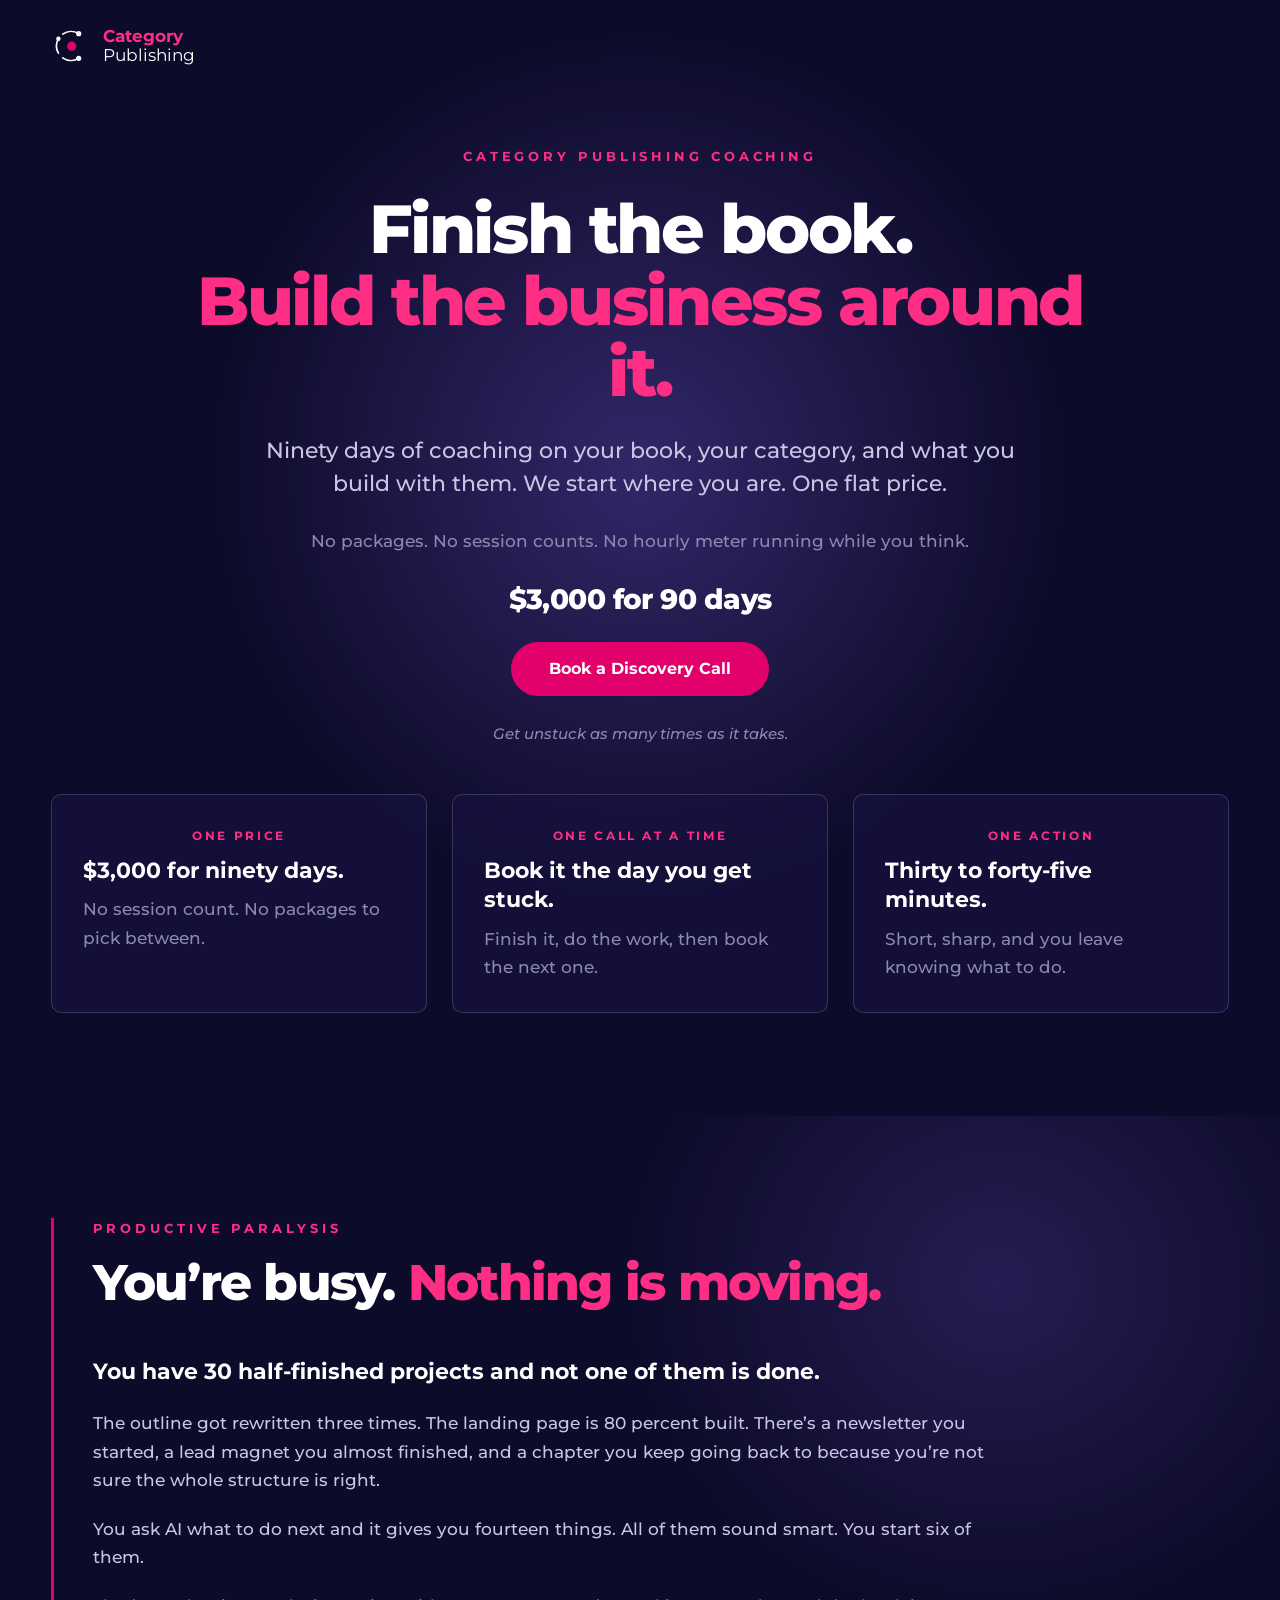
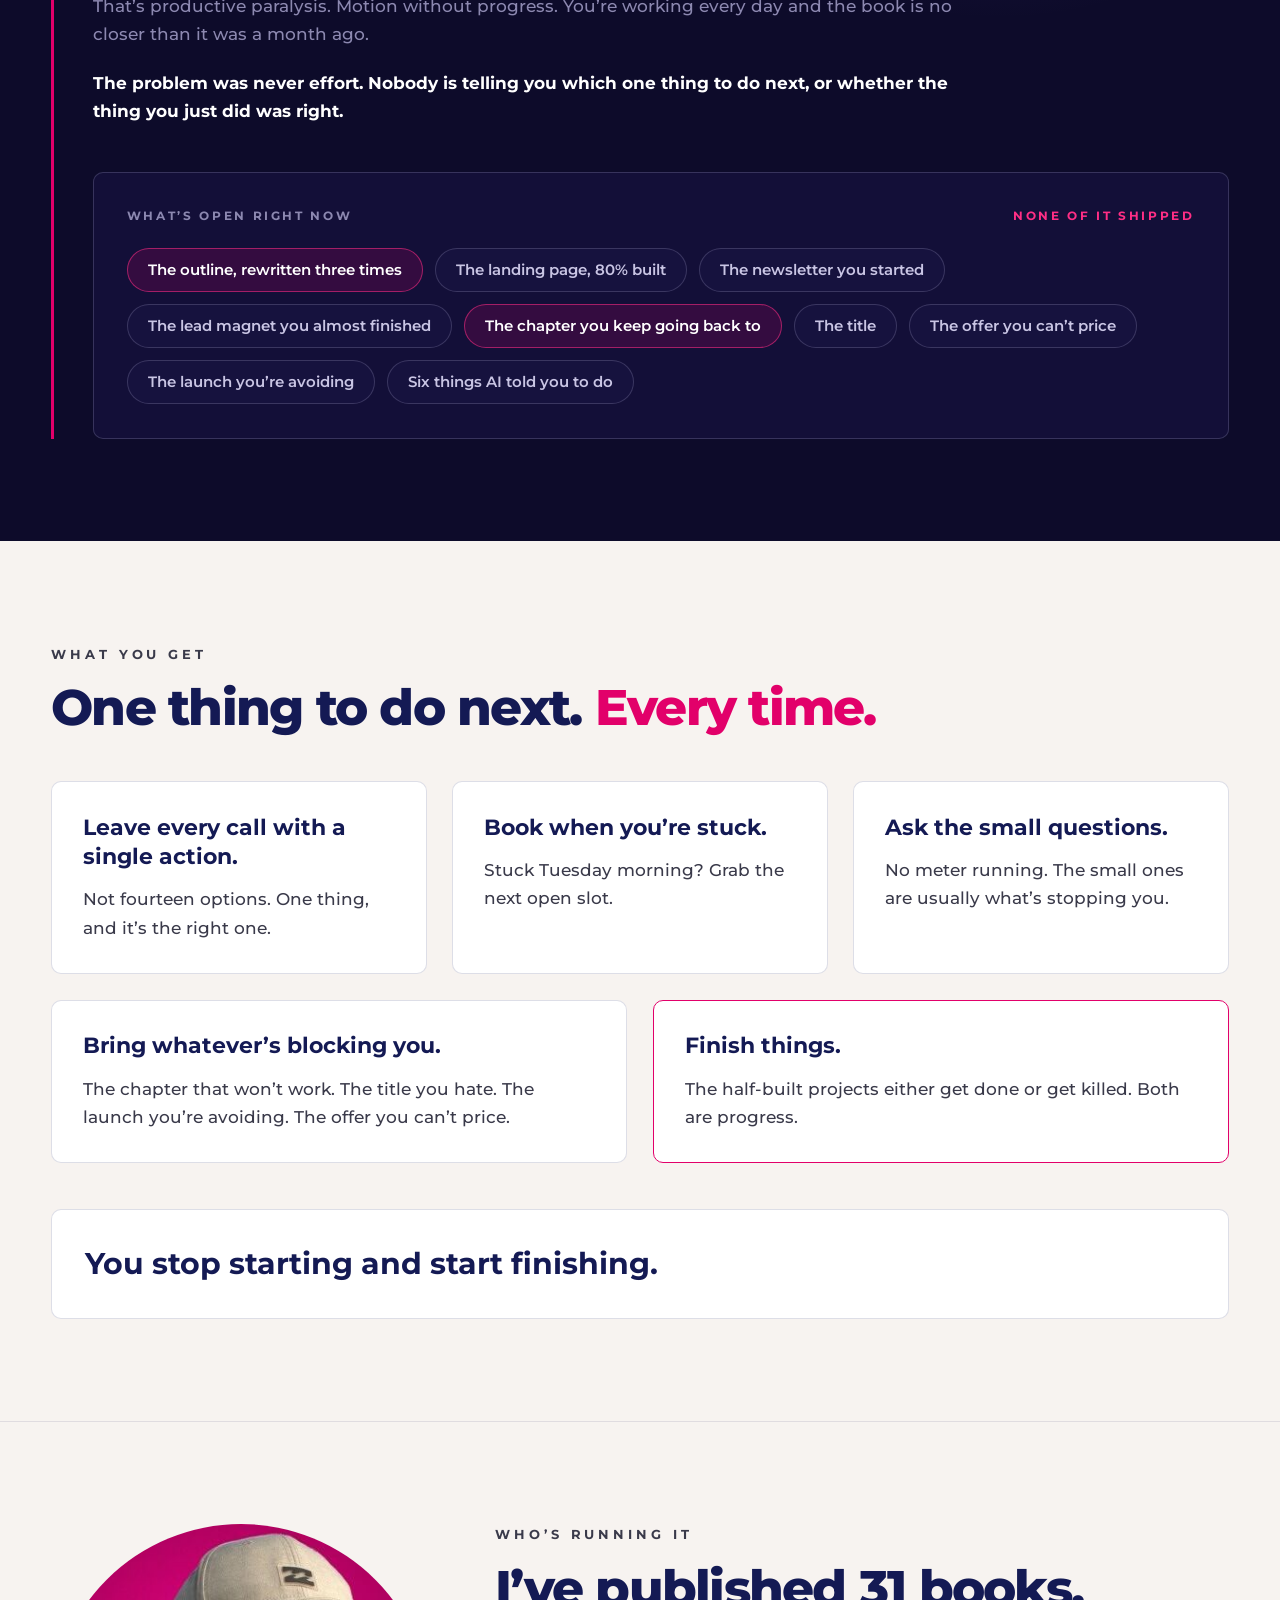
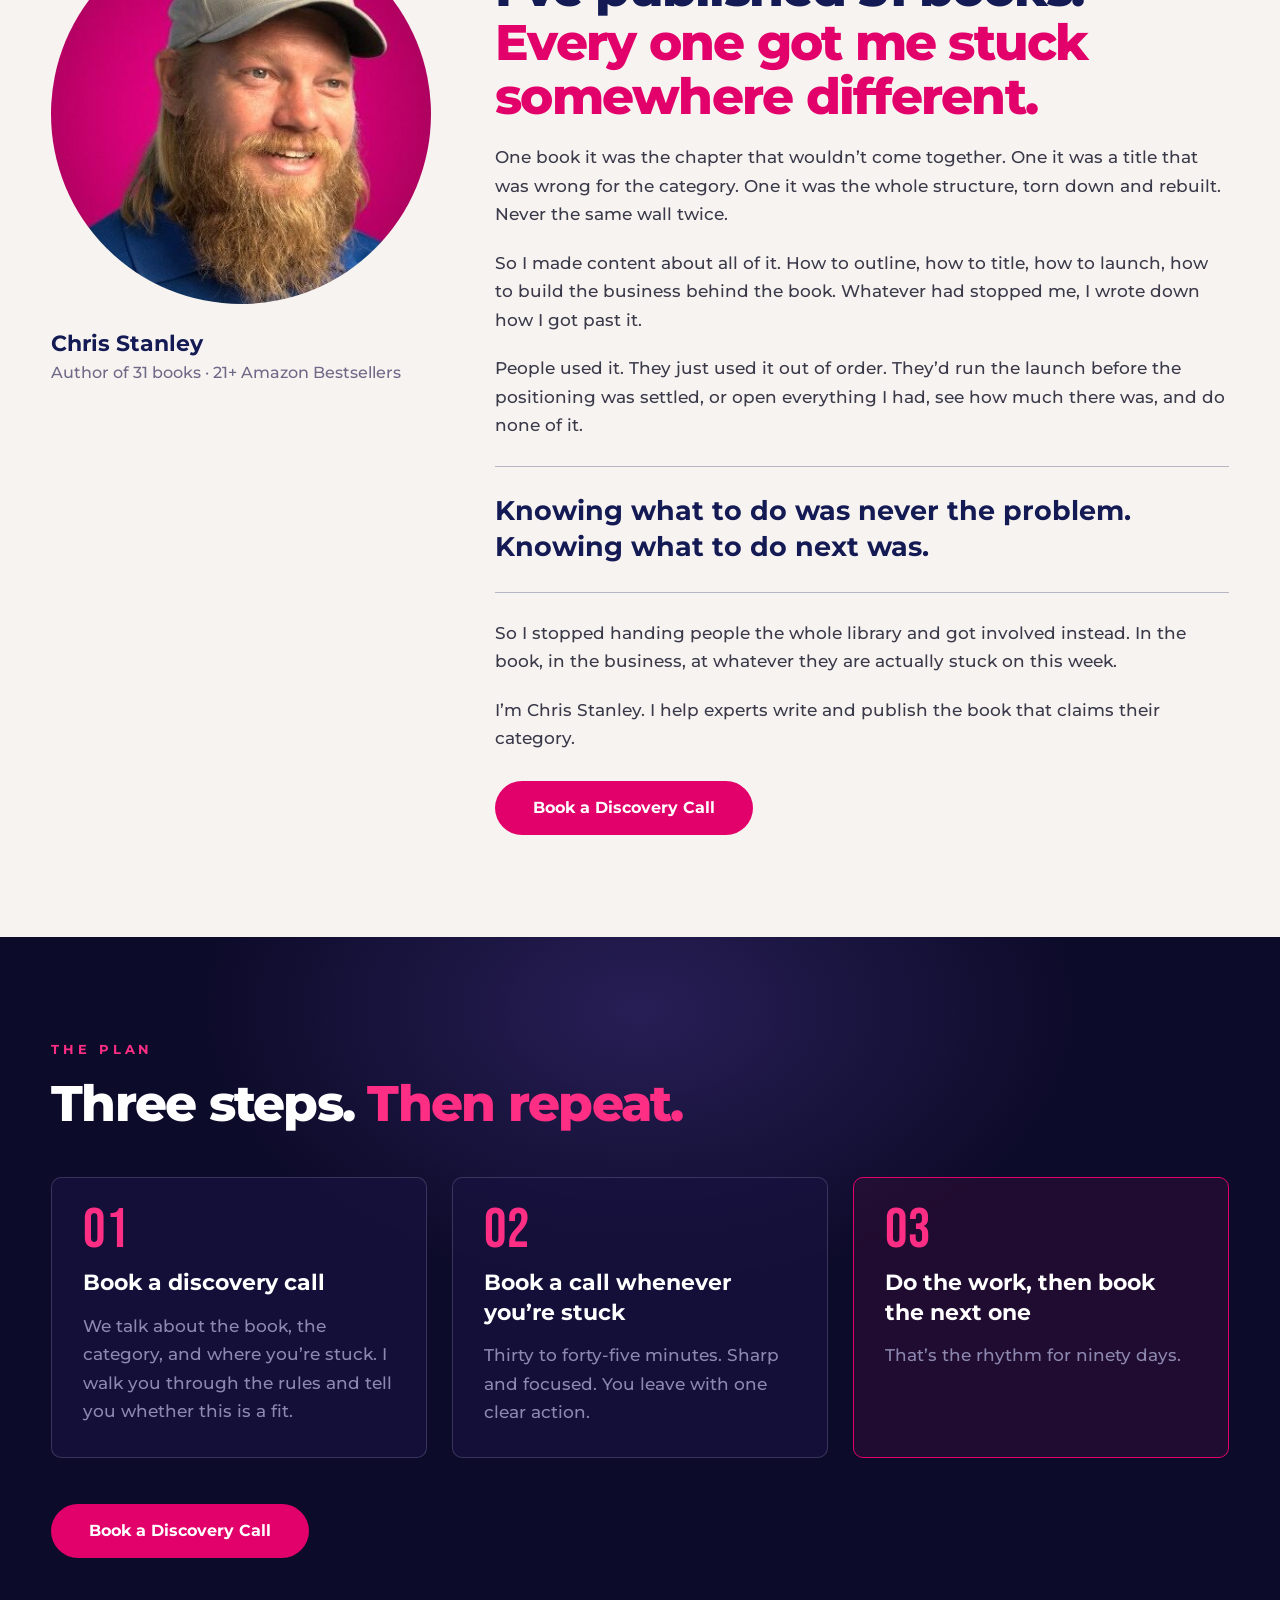
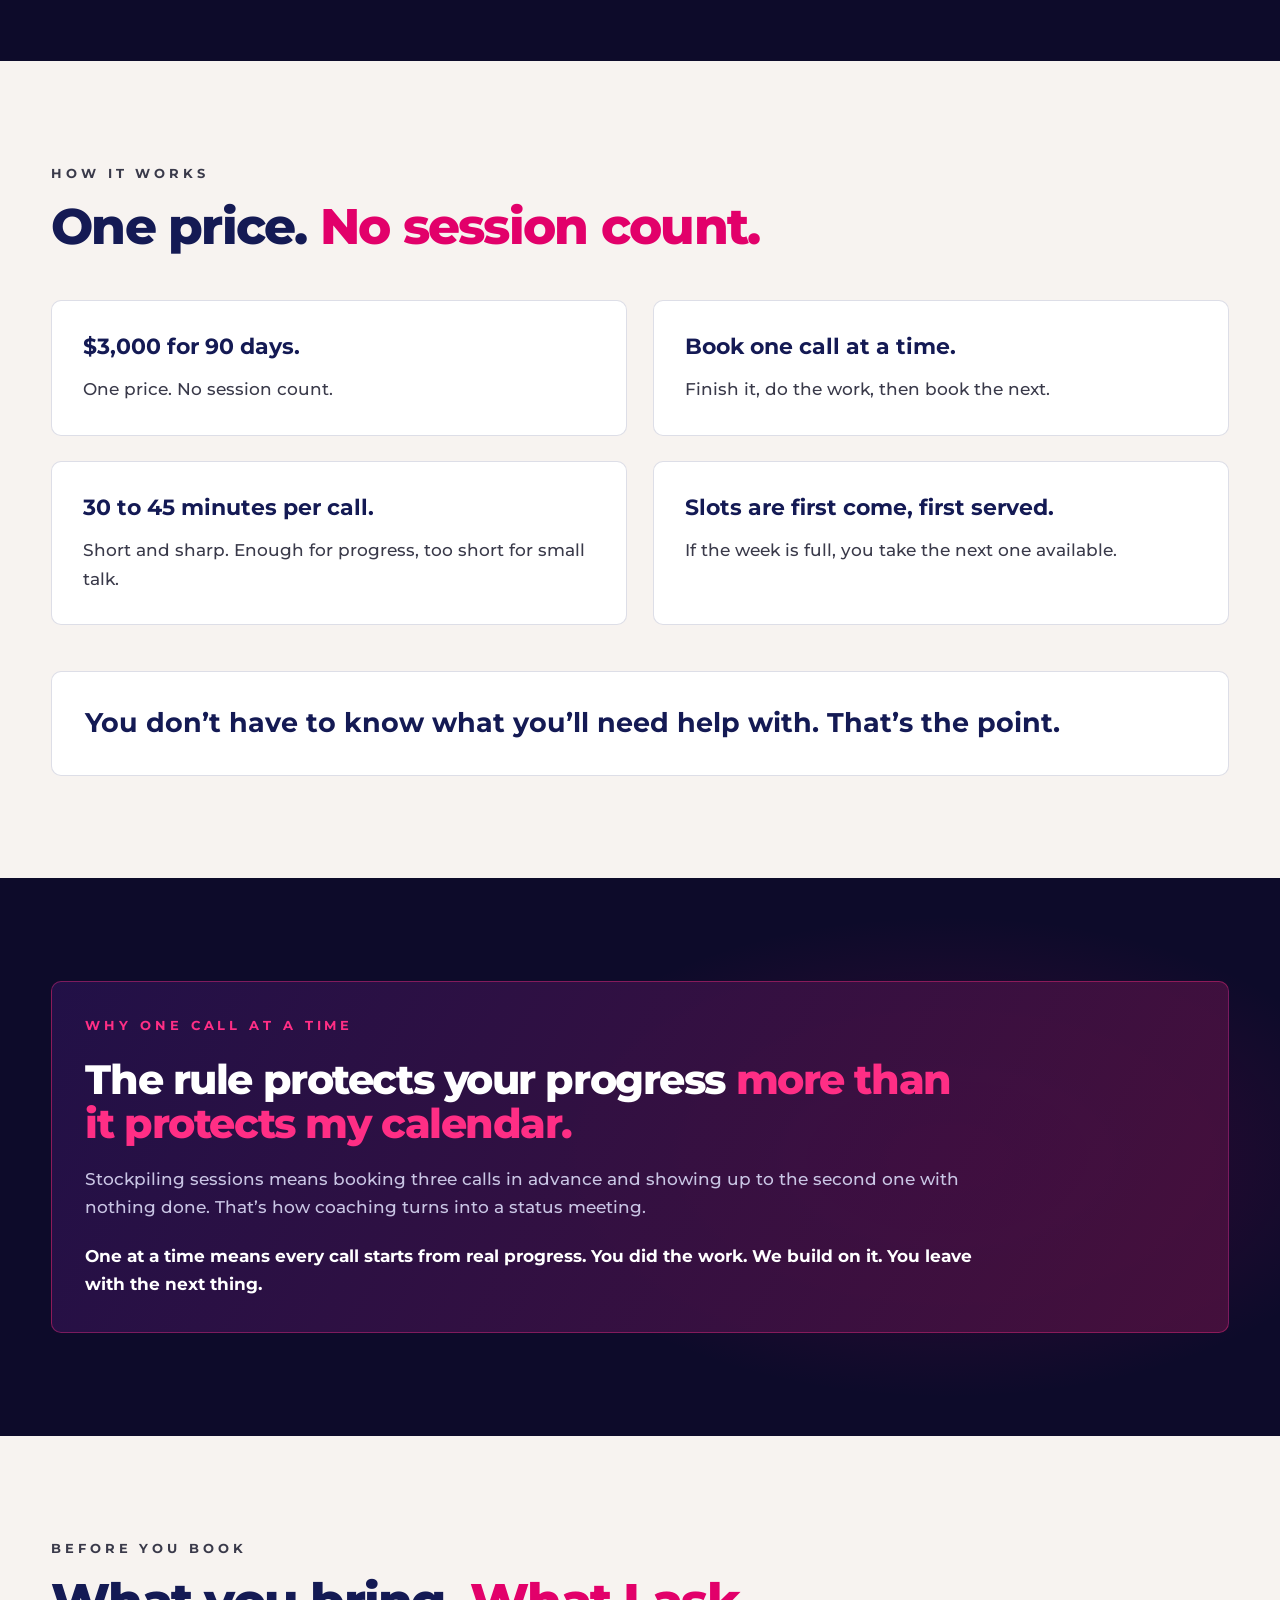
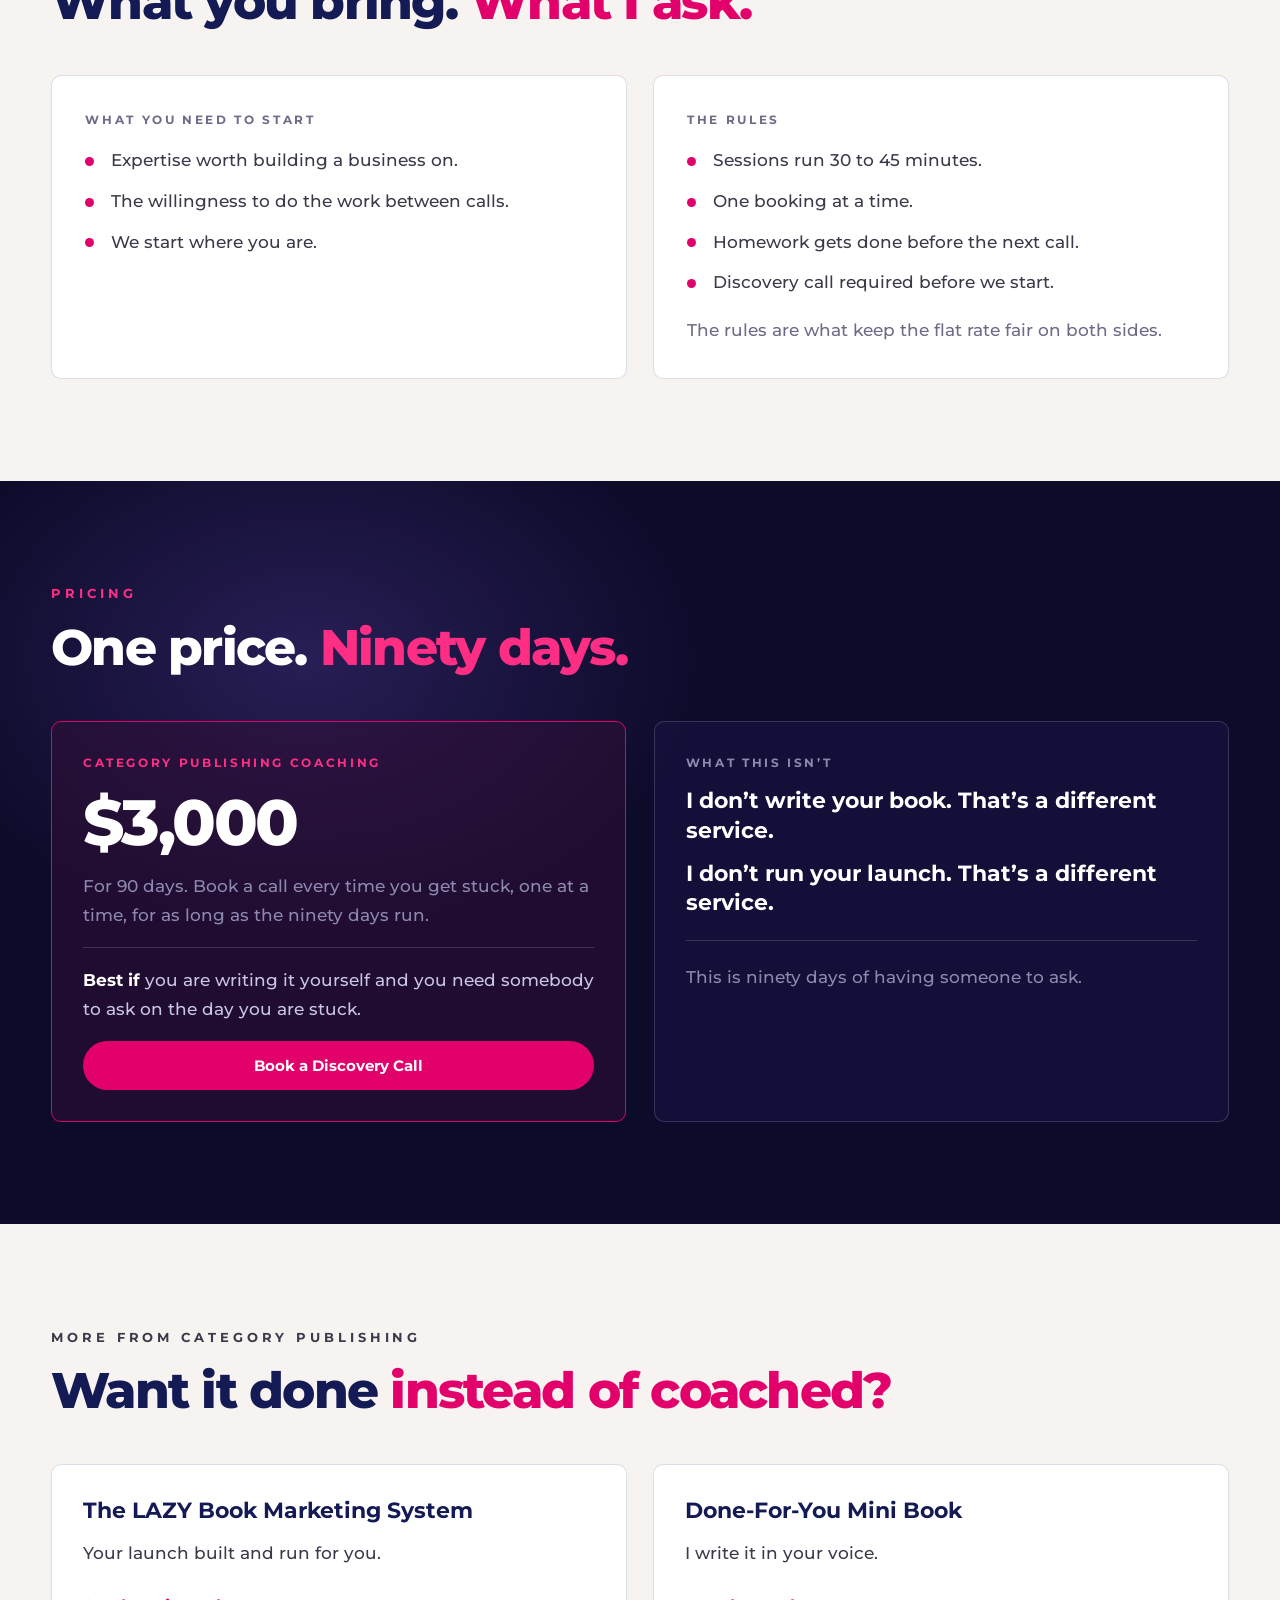
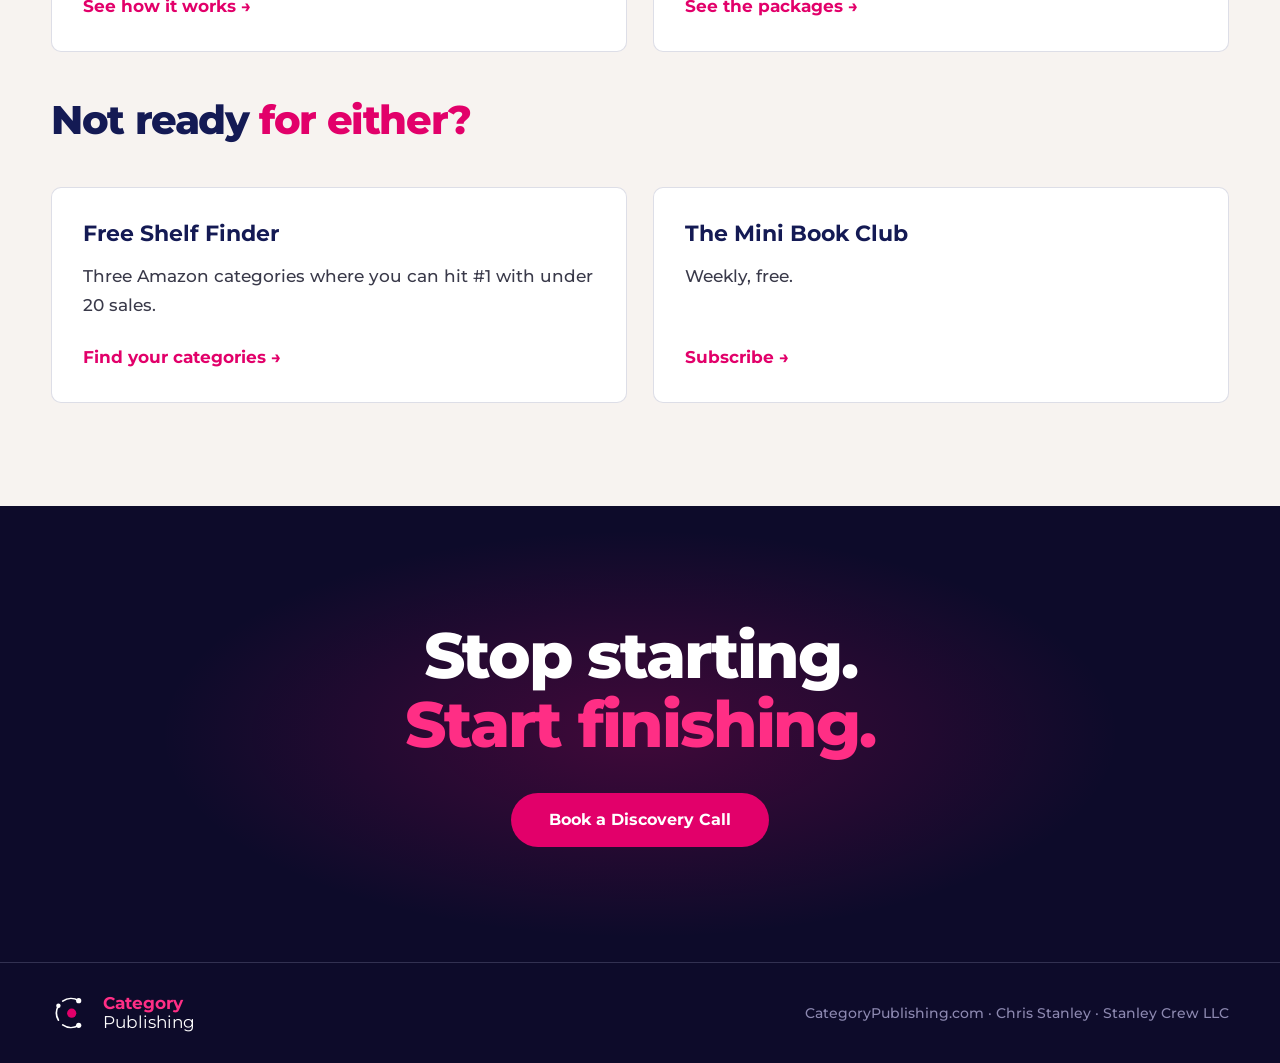
<file: coaching/index.html>
<!DOCTYPE html>
<html lang="en">
<head>
<meta charset="utf-8">
<meta name="viewport" content="width=device-width, initial-scale=1">
<title>Category Publishing Coaching — Finish the Book. Build the Business Around It.</title>
<meta name="description" content="Ninety days of coaching on your book, your category, and what you build with them. One flat price, no session count. Book a call every time you get stuck.">
<link rel="canonical" href="https://categorypublishing.com/coaching/">
<meta name="theme-color" content="#0D0B2A">
<meta property="og:site_name" content="Category Publishing">
<meta property="og:title" content="Category Publishing Coaching">
<meta property="og:description" content="Finish the book. Build the business around it. Ninety days, one flat price, and a call every time you get stuck.">
<meta property="og:type" content="website">
<meta property="og:url" content="https://categorypublishing.com/coaching/">
<meta property="og:image" content="https://categorypublishing.com/assets/category-publishing-lockup.png">
<meta name="twitter:card" content="summary_large_image">
<meta name="twitter:title" content="Category Publishing Coaching">
<meta name="twitter:description" content="Get unstuck as many times as it takes. $3,000 for 90 days.">
<meta name="twitter:image" content="https://categorypublishing.com/assets/category-publishing-lockup.png">
<link rel="icon" type="image/svg+xml" href="/assets/category-publishing-icon.svg">
<link rel="preconnect" href="https://fonts.googleapis.com">
<link rel="preconnect" href="https://fonts.gstatic.com" crossorigin>
<link rel="stylesheet" href="https://fonts.googleapis.com/css2?family=Montserrat:wght@400;500;600;700;800&family=Bebas+Neue&display=swap">
<style>
  :root {
    --ink: #0D0B2A;
    --ink-card: rgba(24,19,64,.66);
    --cream: #F7F3F0;
    --navy: #141A54;
    --ink-body: #C9C5E4;
    --ink-muted: #8C88B0;
    --cream-body: #3A3A4A;
    --cream-muted: #6E6A88;
    --pink: #FF2E85;
    --pink-deep: #E2006A;
    --pink-hover: #E91E75;
    --line-ink: rgba(184,180,217,.22);
    --line-cream: rgba(20,26,84,.14);
  }
  * { box-sizing: border-box; }
  html { scroll-behavior: smooth; scrollbar-width: none; -ms-overflow-style: none; }
  html::-webkit-scrollbar, body::-webkit-scrollbar { width: 0; height: 0; display: none; }
  @media (prefers-reduced-motion: reduce) { html { scroll-behavior: auto; } }
  html, body { margin: 0; padding: 0; overflow-x: hidden; }
  body {
    background: var(--ink);
    font-family: Montserrat, system-ui, sans-serif;
    -webkit-font-smoothing: antialiased;
    color: var(--ink-body);
  }
  img { max-width: 100%; display: block; }

  /* ---------- layout ---------- */
  .sec { position: relative; overflow: hidden; }
  .sec.ink { background: var(--ink); }
  .sec.cream { background: var(--cream); }
  .glow { position: absolute; inset: 0; pointer-events: none; }
  .wrap {
    position: relative;
    max-width: 1328px;
    margin: 0 auto;
    padding: clamp(64px, 8vw, 104px) clamp(22px, 4vw, 56px);
  }

  /* ---------- type ---------- */
  .eyebrow {
    font-size: 13px; font-weight: 700; letter-spacing: .3em;
    color: var(--pink); margin: 0 0 16px; text-transform: uppercase;
  }
  h1, h2 { margin: 0; font-weight: 800; letter-spacing: -.035em; }
  h1 { font-size: clamp(38px, 5.6vw, 68px); line-height: 1.05; color: #fff; }
  h2 { font-size: clamp(30px, 3.9vw, 52px); line-height: 1.08; color: #fff; }
  .cream h2 { color: var(--navy); }
  h3 { margin: 0; font-size: clamp(18px, 1.7vw, 22px); font-weight: 700; line-height: 1.35; color: #fff; }
  .cream h3 { color: var(--navy); }
  .hi { color: var(--pink); }
  .cream .hi { color: var(--pink-deep); }
  p { margin: 0; font-size: clamp(16px, 1.35vw, 19px); font-weight: 500; line-height: 1.65; }
  .cream p { color: var(--cream-body); }
  .lead { font-size: clamp(18px, 1.7vw, 24px); font-weight: 500; line-height: 1.55; color: var(--ink-body); }
  .cream .lead { color: var(--cream-body); }
  .strong { font-weight: 700; color: #fff; }
  .cream .strong { color: var(--navy); }
  .muted { color: var(--ink-muted); }
  .cream .muted { color: var(--cream-muted); }
  .stack { display: flex; flex-direction: column; gap: 20px; }
  .stack-lg { display: flex; flex-direction: column; gap: clamp(32px, 4vw, 46px); }
  .measure { max-width: 900px; }

  /* ---------- buttons ---------- */
  .cta {
    display: inline-block; align-self: flex-start;
    background: var(--pink-deep); color: #fff !important; text-decoration: none;
    font-size: 16px; font-weight: 700; line-height: 1;
    padding: 19px 38px; border-radius: 999px;
    transition: background .15s ease;
  }
  .cta:hover { background: var(--pink-hover); }
  .cta.center { align-self: center; }
  .cta.block { display: block; align-self: stretch; text-align: center; font-size: 15px; padding: 17px 24px; }

  /* ---------- cards ---------- */
  .grid { display: grid; gap: clamp(18px, 2vw, 28px); align-items: stretch; }
  .g2 { grid-template-columns: repeat(2, minmax(0, 1fr)); }
  .g3 { grid-template-columns: repeat(3, minmax(0, 1fr)); }
  .g5 { grid-template-columns: repeat(6, minmax(0, 1fr)); }
  .g5 > .card:nth-child(-n+3) { grid-column: span 2; }
  .g5 > .card:nth-child(n+4) { grid-column: span 3; }
  .card {
    display: flex; flex-direction: column; gap: 14px;
    padding: clamp(26px, 2.4vw, 34px);
    border-radius: 10px;
  }
  .ink .card { background: var(--ink-card); border: 1px solid var(--line-ink); }
  .cream .card { background: #fff; border: 1px solid var(--line-cream); }
  .card.accent { border-color: var(--pink-deep); }
  .ink .card.accent { background: rgba(52,14,54,.5); }
  .panel {
    padding: clamp(26px, 2.6vw, 38px);
    border-radius: 10px;
  }
  .ink .panel { background: var(--ink-card); border: 1px solid var(--line-ink); }
  .cream .panel { background: #fff; border: 1px solid var(--line-cream); }
  .kicker {
    font-size: 12px; font-weight: 700; letter-spacing: .22em;
    text-transform: uppercase; color: var(--ink-muted); margin: 0;
  }
  .cream .kicker { color: var(--cream-muted); }
  .kicker.pink { color: var(--pink); }
  .cream .kicker.pink { color: var(--pink-deep); }

  /* ---------- bits ---------- */
  .rule-left { border-left: 3px solid var(--pink-deep); padding-left: clamp(22px, 3vw, 48px); }
  .divider { border: 0; border-top: 1px solid var(--line-ink); margin: 0; }
  .cream .divider { border-top-color: var(--line-cream); }
  .chips { display: flex; flex-wrap: wrap; gap: 12px; }
  .chip {
    font-size: 15px; font-weight: 600; line-height: 1.35;
    padding: 11px 20px; border-radius: 999px;
    background: rgba(24,19,64,.8); border: 1px solid var(--line-ink); color: var(--ink-body);
  }
  .chip.on { background: rgba(226,0,106,.16); border-color: rgba(255,46,133,.55); color: #fff; }
  .num {
    font-family: 'Bebas Neue', sans-serif; font-size: 56px; line-height: .82;
    letter-spacing: .02em; color: var(--pink);
  }
  .cream .num { color: var(--pink-deep); }
  .price { font-size: clamp(46px, 5vw, 64px); font-weight: 800; letter-spacing: -.04em; line-height: 1; color: #fff; }
  .quote {
    font-size: clamp(20px, 2.1vw, 27px); font-weight: 700; line-height: 1.35;
    color: var(--navy); padding: 26px 0; margin: 6px 0;
    border-top: 1px solid rgba(20,26,84,.28); border-bottom: 1px solid rgba(20,26,84,.28);
  }
  .list { margin: 0; padding: 0; list-style: none; display: flex; flex-direction: column; gap: 14px; }
  .list li {
    position: relative; padding-left: 26px;
    font-size: clamp(16px, 1.3vw, 18px); font-weight: 500; line-height: 1.6; color: var(--cream-body);
  }
  .list li::before {
    content: ""; position: absolute; left: 0; top: .58em;
    width: 9px; height: 9px; border-radius: 50%; background: var(--pink-deep);
  }

  /* ---------- header / footer ---------- */
  .topbar { position: relative; padding: 26px clamp(22px, 4vw, 56px) 0; }
  .lockup { display: inline-flex; align-items: center; gap: 12px; text-decoration: none; }
  .lockup img { width: 40px; height: 40px; }
  .lockup .t1 { font-size: 17px; font-weight: 700; line-height: 1.1; color: var(--pink); }
  .lockup .t2 { font-size: 17px; font-weight: 400; line-height: 1.1; color: #fff; }
  footer { background: var(--ink); border-top: 1px solid var(--line-ink); }
  footer .wrap {
    padding: 30px clamp(22px, 4vw, 56px);
    display: flex; flex-wrap: wrap; gap: 18px;
    align-items: center; justify-content: space-between;
  }
  footer .fine { font-size: 14px; font-weight: 500; color: var(--ink-muted); }
  footer a { color: var(--ink-muted); text-decoration: none; }
  footer a:hover { color: var(--pink); }

  /* ---------- hero ---------- */
  .hero .wrap { padding-top: clamp(48px, 6vw, 76px); text-align: center; }
  .hero .eyebrow, .hero h1, .hero .lead, .hero p { margin-left: auto; margin-right: auto; }
  .hero h1, .hero .lead { max-width: 940px; }
  .hero .lead, .hero .sub { max-width: 760px; }
  .hero .cta { align-self: center; }
  .hero-inner { display: flex; flex-direction: column; align-items: center; gap: 26px; }
  .pricetag {
    font-size: clamp(22px, 2.2vw, 28px); font-weight: 800; letter-spacing: -.02em; color: #fff;
  }
  .note { font-size: 15px; font-style: italic; color: var(--ink-muted); }
  .facts { width: 100%; margin-top: clamp(30px, 4vw, 48px); }
  .facts .card { text-align: left; gap: 10px; }

  /* ---------- bio ---------- */
  .bio { display: grid; grid-template-columns: 380px minmax(0, 1fr); gap: clamp(30px, 5vw, 72px); align-items: start; }
  .bio-photo img { width: 100%; height: auto; aspect-ratio: 1 / 1; object-fit: cover; border-radius: 50%; }
  .bio-name { margin-top: 26px; font-size: 22px; font-weight: 700; color: var(--navy); }
  .bio-role { margin-top: 6px; font-size: 16px; font-weight: 500; color: var(--cream-muted); }

  /* ---------- pricing ---------- */
  .pricegrid { display: grid; grid-template-columns: repeat(2, minmax(0, 1fr)); gap: clamp(20px, 2.4vw, 28px); align-items: stretch; }
  .pricecard { display: flex; flex-direction: column; gap: 18px; }
  .pricecard .cta { margin-top: auto; }

  /* ---------- closing ---------- */
  .closing .wrap { text-align: center; display: flex; flex-direction: column; align-items: center; gap: 34px; padding-top: clamp(76px, 9vw, 128px); padding-bottom: clamp(76px, 9vw, 128px); }
  .closing h2 { font-size: clamp(34px, 5.2vw, 64px); max-width: 900px; }

  /* ---------- responsive ---------- */
  @media (max-width: 1080px) {
    .g5 { grid-template-columns: repeat(2, minmax(0, 1fr)); }
    .g5 > .card:nth-child(n) { grid-column: span 1; }
    .bio { grid-template-columns: 260px minmax(0, 1fr); gap: 36px; }
  }
  @media (max-width: 820px) {
    .g3, .g2, .pricegrid { grid-template-columns: minmax(0, 1fr); }
    .bio { grid-template-columns: minmax(0, 1fr); }
    .bio-photo img { max-width: 260px; }
    .cta { align-self: stretch; text-align: center; }
    .hero .cta, .cta.center { align-self: center; }
  }
  @media (max-width: 560px) {
    .g5 { grid-template-columns: minmax(0, 1fr); }
    .chip { font-size: 14px; padding: 10px 16px; }
  }
</style>
</head>
<body>

<!-- ===================== HERO ===================== -->
<section class="sec ink hero">
  <div class="glow" style="background: radial-gradient(46% 54% at 50% 42%, rgba(124,92,224,.34) 0%, rgba(124,92,224,0) 72%);"></div>
  <div class="topbar">
    <a class="lockup" href="/">
      <img src="/assets/category-publishing-icon-reversed.svg" alt="">
      <span>
        <span class="t1">Category</span><br>
        <span class="t2">Publishing</span>
      </span>
    </a>
  </div>
  <div class="wrap">
    <div class="hero-inner">
      <p class="eyebrow" style="margin-bottom: 0;">Category Publishing Coaching</p>
      <h1>Finish the book.<br><span class="hi">Build the business around it.</span></h1>
      <p class="lead">Ninety days of coaching on your book, your category, and what you build with them. We start where you are. One flat price.</p>
      <p class="sub muted">No packages. No session counts. No hourly meter running while you think.</p>
      <div class="pricetag">$3,000 for 90 days</div>
      <a class="cta" href="https://calendly.com/iapath/category-publishing" target="_blank" rel="noopener">Book a Discovery Call</a>
      <p class="note">Get unstuck as many times as it takes.</p>
    </div>

    <div class="grid g3 facts">
      <div class="card">
        <p class="kicker pink">One price</p>
        <h3>$3,000 for ninety days.</h3>
        <p class="muted">No session count. No packages to pick between.</p>
      </div>
      <div class="card">
        <p class="kicker pink">One call at a time</p>
        <h3>Book it the day you get stuck.</h3>
        <p class="muted">Finish it, do the work, then book the next one.</p>
      </div>
      <div class="card">
        <p class="kicker pink">One action</p>
        <h3>Thirty to forty-five minutes.</h3>
        <p class="muted">Short, sharp, and you leave knowing what to do.</p>
      </div>
    </div>
  </div>
</section>

<!-- ===================== PRODUCTIVE PARALYSIS ===================== -->
<section class="sec ink">
  <div class="glow" style="background: radial-gradient(40% 46% at 78% 16%, rgba(124,92,224,.22) 0%, rgba(13,11,42,0) 72%);"></div>
  <div class="wrap">
    <div class="rule-left stack-lg">
      <div>
        <p class="eyebrow">Productive Paralysis</p>
        <h2>You&rsquo;re busy. <span class="hi">Nothing is moving.</span></h2>
      </div>
      <div class="stack measure">
        <p class="lead strong">You have 30 half-finished projects and not one of them is done.</p>
        <p>The outline got rewritten three times. The landing page is 80 percent built. There&rsquo;s a newsletter you started, a lead magnet you almost finished, and a chapter you keep going back to because you&rsquo;re not sure the whole structure is right.</p>
        <p>You ask AI what to do next and it gives you fourteen things. All of them sound smart. You start six of them.</p>
        <p class="muted">That&rsquo;s productive paralysis. Motion without progress. You&rsquo;re working every day and the book is no closer than it was a month ago.</p>
        <p class="strong">The problem was never effort. Nobody is telling you which one thing to do next, or whether the thing you just did was right.</p>
      </div>

      <div class="panel">
        <div style="display: flex; flex-wrap: wrap; gap: 12px; justify-content: space-between; margin-bottom: 22px;">
          <p class="kicker">What&rsquo;s open right now</p>
          <p class="kicker pink">None of it shipped</p>
        </div>
        <div class="chips">
          <span class="chip on">The outline, rewritten three times</span>
          <span class="chip">The landing page, 80% built</span>
          <span class="chip">The newsletter you started</span>
          <span class="chip">The lead magnet you almost finished</span>
          <span class="chip on">The chapter you keep going back to</span>
          <span class="chip">The title</span>
          <span class="chip">The offer you can&rsquo;t price</span>
          <span class="chip">The launch you&rsquo;re avoiding</span>
          <span class="chip">Six things AI told you to do</span>
        </div>
      </div>
    </div>
  </div>
</section>

<!-- ===================== WHAT YOU GET ===================== -->
<section class="sec cream">
  <div class="wrap stack-lg">
    <div>
      <p class="eyebrow">What you get</p>
      <h2>One thing to do next. <span class="hi">Every time.</span></h2>
    </div>
    <div class="grid g5">
      <div class="card">
        <h3>Leave every call with a single action.</h3>
        <p>Not fourteen options. One thing, and it&rsquo;s the right one.</p>
      </div>
      <div class="card">
        <h3>Book when you&rsquo;re stuck.</h3>
        <p>Stuck Tuesday morning? Grab the next open slot.</p>
      </div>
      <div class="card">
        <h3>Ask the small questions.</h3>
        <p>No meter running. The small ones are usually what&rsquo;s stopping you.</p>
      </div>
      <div class="card">
        <h3>Bring whatever&rsquo;s blocking you.</h3>
        <p>The chapter that won&rsquo;t work. The title you hate. The launch you&rsquo;re avoiding. The offer you can&rsquo;t price.</p>
      </div>
      <div class="card accent">
        <h3>Finish things.</h3>
        <p>The half-built projects either get done or get killed. Both are progress.</p>
      </div>
    </div>
    <div class="panel">
      <h3 style="font-size: clamp(22px, 2.4vw, 30px);">You stop starting and start finishing.</h3>
    </div>
  </div>
</section>

<!-- ===================== WHO'S RUNNING IT ===================== -->
<section class="sec cream" style="border-top: 1px solid rgba(20,26,84,.1);">
  <div class="wrap">
    <div class="bio">
      <div class="bio-photo">
        <img src="/assets/chris-stanley.jpg" alt="Chris Stanley" width="400" height="400">
        <div class="bio-name">Chris Stanley</div>
        <div class="bio-role">Author of 31 books &middot; 21+ Amazon Bestsellers</div>
      </div>
      <div class="stack">
        <div>
          <p class="eyebrow">Who&rsquo;s running it</p>
          <h2>I&rsquo;ve published 31 books. <span class="hi">Every one got me stuck somewhere different.</span></h2>
        </div>
        <p>One book it was the chapter that wouldn&rsquo;t come together. One it was a title that was wrong for the category. One it was the whole structure, torn down and rebuilt. Never the same wall twice.</p>
        <p>So I made content about all of it. How to outline, how to title, how to launch, how to build the business behind the book. Whatever had stopped me, I wrote down how I got past it.</p>
        <p>People used it. They just used it out of order. They&rsquo;d run the launch before the positioning was settled, or open everything I had, see how much there was, and do none of it.</p>
        <div class="quote">Knowing what to do was never the problem. Knowing what to do next was.</div>
        <p>So I stopped handing people the whole library and got involved instead. In the book, in the business, at whatever they are actually stuck on this week.</p>
        <p>I&rsquo;m Chris Stanley. I help experts write and publish the book that claims their category.</p>
        <a class="cta" href="https://calendly.com/iapath/category-publishing" target="_blank" rel="noopener" style="margin-top: 8px;">Book a Discovery Call</a>
      </div>
    </div>
  </div>
</section>

<!-- ===================== THE PLAN ===================== -->
<section class="sec ink">
  <div class="glow" style="background: radial-gradient(46% 52% at 50% 10%, rgba(124,92,224,.24) 0%, rgba(13,11,42,0) 74%);"></div>
  <div class="wrap stack-lg">
    <div>
      <p class="eyebrow">The plan</p>
      <h2>Three steps. <span class="hi">Then repeat.</span></h2>
    </div>
    <div class="grid g3">
      <div class="card">
        <div class="num">01</div>
        <h3>Book a discovery call</h3>
        <p class="muted">We talk about the book, the category, and where you&rsquo;re stuck. I walk you through the rules and tell you whether this is a fit.</p>
      </div>
      <div class="card">
        <div class="num">02</div>
        <h3>Book a call whenever you&rsquo;re stuck</h3>
        <p class="muted">Thirty to forty-five minutes. Sharp and focused. You leave with one clear action.</p>
      </div>
      <div class="card accent">
        <div class="num">03</div>
        <h3>Do the work, then book the next one</h3>
        <p class="muted">That&rsquo;s the rhythm for ninety days.</p>
      </div>
    </div>
    <a class="cta" href="https://calendly.com/iapath/category-publishing" target="_blank" rel="noopener">Book a Discovery Call</a>
  </div>
</section>

<!-- ===================== HOW IT WORKS ===================== -->
<section class="sec cream">
  <div class="wrap stack-lg">
    <div>
      <p class="eyebrow">How it works</p>
      <h2>One price. <span class="hi">No session count.</span></h2>
    </div>
    <div class="grid g2">
      <div class="card">
        <h3>$3,000 for 90 days.</h3>
        <p>One price. No session count.</p>
      </div>
      <div class="card">
        <h3>Book one call at a time.</h3>
        <p>Finish it, do the work, then book the next.</p>
      </div>
      <div class="card">
        <h3>30 to 45 minutes per call.</h3>
        <p>Short and sharp. Enough for progress, too short for small talk.</p>
      </div>
      <div class="card">
        <h3>Slots are first come, first served.</h3>
        <p>If the week is full, you take the next one available.</p>
      </div>
    </div>
    <div class="panel">
      <h3 style="font-size: clamp(20px, 2.2vw, 27px);">You don&rsquo;t have to know what you&rsquo;ll need help with. That&rsquo;s the point.</h3>
    </div>
  </div>
</section>

<!-- ===================== WHY ONE CALL AT A TIME ===================== -->
<section class="sec ink">
  <div class="glow" style="background: radial-gradient(48% 60% at 74% 50%, rgba(226,0,106,.2) 0%, rgba(13,11,42,0) 72%);"></div>
  <div class="wrap">
    <div class="panel" style="background: linear-gradient(120deg, rgba(36,17,74,.9) 0%, rgba(74,16,62,.9) 100%); border-color: rgba(255,46,133,.4);">
      <div class="stack measure">
        <p class="eyebrow" style="margin-bottom: 0;">Why one call at a time</p>
        <h2 style="font-size: clamp(26px, 3.2vw, 42px);">The rule protects your progress <span class="hi">more than it protects my calendar.</span></h2>
        <p>Stockpiling sessions means booking three calls in advance and showing up to the second one with nothing done. That&rsquo;s how coaching turns into a status meeting.</p>
        <p class="strong">One at a time means every call starts from real progress. You did the work. We build on it. You leave with the next thing.</p>
      </div>
    </div>
  </div>
</section>

<!-- ===================== THE FINE PRINT ===================== -->
<section class="sec cream">
  <div class="wrap stack-lg">
    <div>
      <p class="eyebrow">Before you book</p>
      <h2>What you bring. <span class="hi">What I ask.</span></h2>
    </div>
    <div class="grid g2">
      <div class="panel">
        <p class="kicker" style="margin-bottom: 18px;">What you need to start</p>
        <ul class="list">
          <li>Expertise worth building a business on.</li>
          <li>The willingness to do the work between calls.</li>
          <li>We start where you are.</li>
        </ul>
      </div>
      <div class="panel">
        <p class="kicker" style="margin-bottom: 18px;">The rules</p>
        <ul class="list">
          <li>Sessions run 30 to 45 minutes.</li>
          <li>One booking at a time.</li>
          <li>Homework gets done before the next call.</li>
          <li>Discovery call required before we start.</li>
        </ul>
        <p style="margin-top: 20px;" class="muted">The rules are what keep the flat rate fair on both sides.</p>
      </div>
    </div>
  </div>
</section>

<!-- ===================== PRICING ===================== -->
<section class="sec ink">
  <div class="glow" style="background: radial-gradient(42% 50% at 24% 24%, rgba(124,92,224,.24) 0%, rgba(13,11,42,0) 74%);"></div>
  <div class="wrap stack-lg">
    <div>
      <p class="eyebrow">Pricing</p>
      <h2>One price. <span class="hi">Ninety days.</span></h2>
    </div>
    <div class="pricegrid">
      <div class="card accent pricecard">
        <p class="kicker pink">Category Publishing Coaching</p>
        <div class="price">$3,000</div>
        <p class="muted">For 90 days. Book a call every time you get stuck, one at a time, for as long as the ninety days run.</p>
        <hr class="divider">
        <p><span class="strong">Best if</span> you are writing it yourself and you need somebody to ask on the day you are stuck.</p>
        <a class="cta block" href="https://calendly.com/iapath/category-publishing" target="_blank" rel="noopener">Book a Discovery Call</a>
      </div>
      <div class="card">
        <p class="kicker">What this isn&rsquo;t</p>
        <h3>I don&rsquo;t write your book. That&rsquo;s a different service.</h3>
        <h3>I don&rsquo;t run your launch. That&rsquo;s a different service.</h3>
        <hr class="divider" style="margin: 8px 0;">
        <p class="muted">This is ninety days of having someone to ask.</p>
      </div>
    </div>
  </div>
</section>

<!-- ===================== EVERYTHING ELSE ===================== -->
<section class="sec cream">
  <div class="wrap stack-lg">
    <div>
      <p class="eyebrow">More from Category Publishing</p>
      <h2>Want it done <span class="hi">instead of coached?</span></h2>
    </div>
    <div class="grid g2">
      <a class="card" href="/book-marketing/" style="text-decoration: none;">
        <h3>The LAZY Book Marketing System</h3>
        <p>Your launch built and run for you.</p>
        <p style="margin-top: auto; padding-top: 10px; font-weight: 700; color: var(--pink-deep);">See how it works &rarr;</p>
      </a>
      <a class="card" href="/#pricing" style="text-decoration: none;">
        <h3>Done-For-You Mini Book</h3>
        <p>I write it in your voice.</p>
        <p style="margin-top: auto; padding-top: 10px; font-weight: 700; color: var(--pink-deep);">See the packages &rarr;</p>
      </a>
    </div>

    <div>
      <h2 style="font-size: clamp(26px, 3.2vw, 40px);">Not ready <span class="hi">for either?</span></h2>
    </div>
    <div class="grid g2">
      <a class="card" href="/shelf-finder/" style="text-decoration: none;">
        <h3>Free Shelf Finder</h3>
        <p>Three Amazon categories where you can hit #1 with under 20 sales.</p>
        <p style="margin-top: auto; padding-top: 10px; font-weight: 700; color: var(--pink-deep);">Find your categories &rarr;</p>
      </a>
      <a class="card" href="https://categorypublishers.com/" target="_blank" rel="noopener" style="text-decoration: none;">
        <h3>The Mini Book Club</h3>
        <p>Weekly, free.</p>
        <p style="margin-top: auto; padding-top: 10px; font-weight: 700; color: var(--pink-deep);">Subscribe &rarr;</p>
      </a>
    </div>
  </div>
</section>

<!-- ===================== CLOSING ===================== -->
<section class="sec ink closing">
  <div class="glow" style="background: radial-gradient(52% 62% at 50% 50%, rgba(226,0,106,.24) 0%, rgba(13,11,42,0) 72%);"></div>
  <div class="wrap">
    <h2>Stop starting.<br><span class="hi">Start finishing.</span></h2>
    <a class="cta center" href="https://calendly.com/iapath/category-publishing" target="_blank" rel="noopener">Book a Discovery Call</a>
  </div>
</section>

<footer>
  <div class="wrap">
    <a class="lockup" href="/">
      <img src="/assets/category-publishing-icon-reversed.svg" alt="">
      <span>
        <span class="t1">Category</span><br>
        <span class="t2">Publishing</span>
      </span>
    </a>
    <div class="fine">CategoryPublishing.com &middot; Chris Stanley &middot; Stanley Crew LLC</div>
  </div>
</footer>

</body>
</html>
</file>
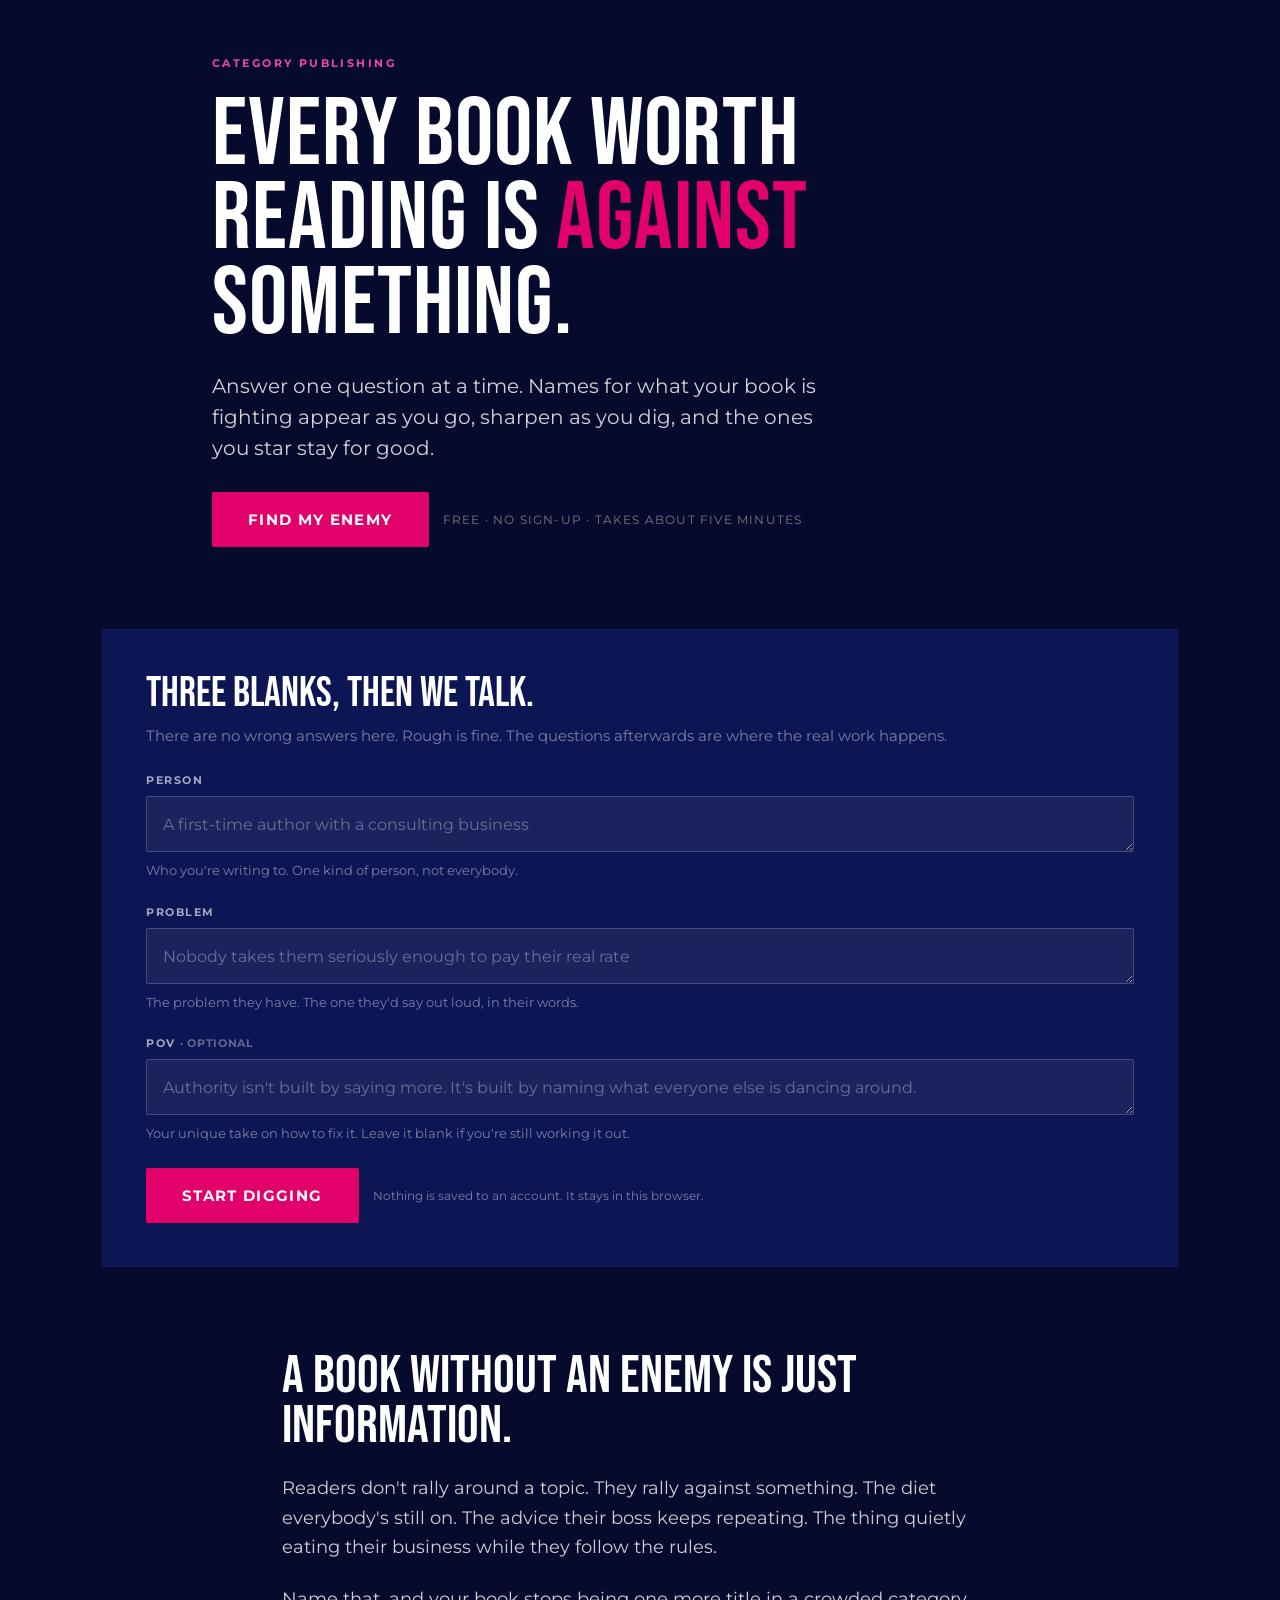
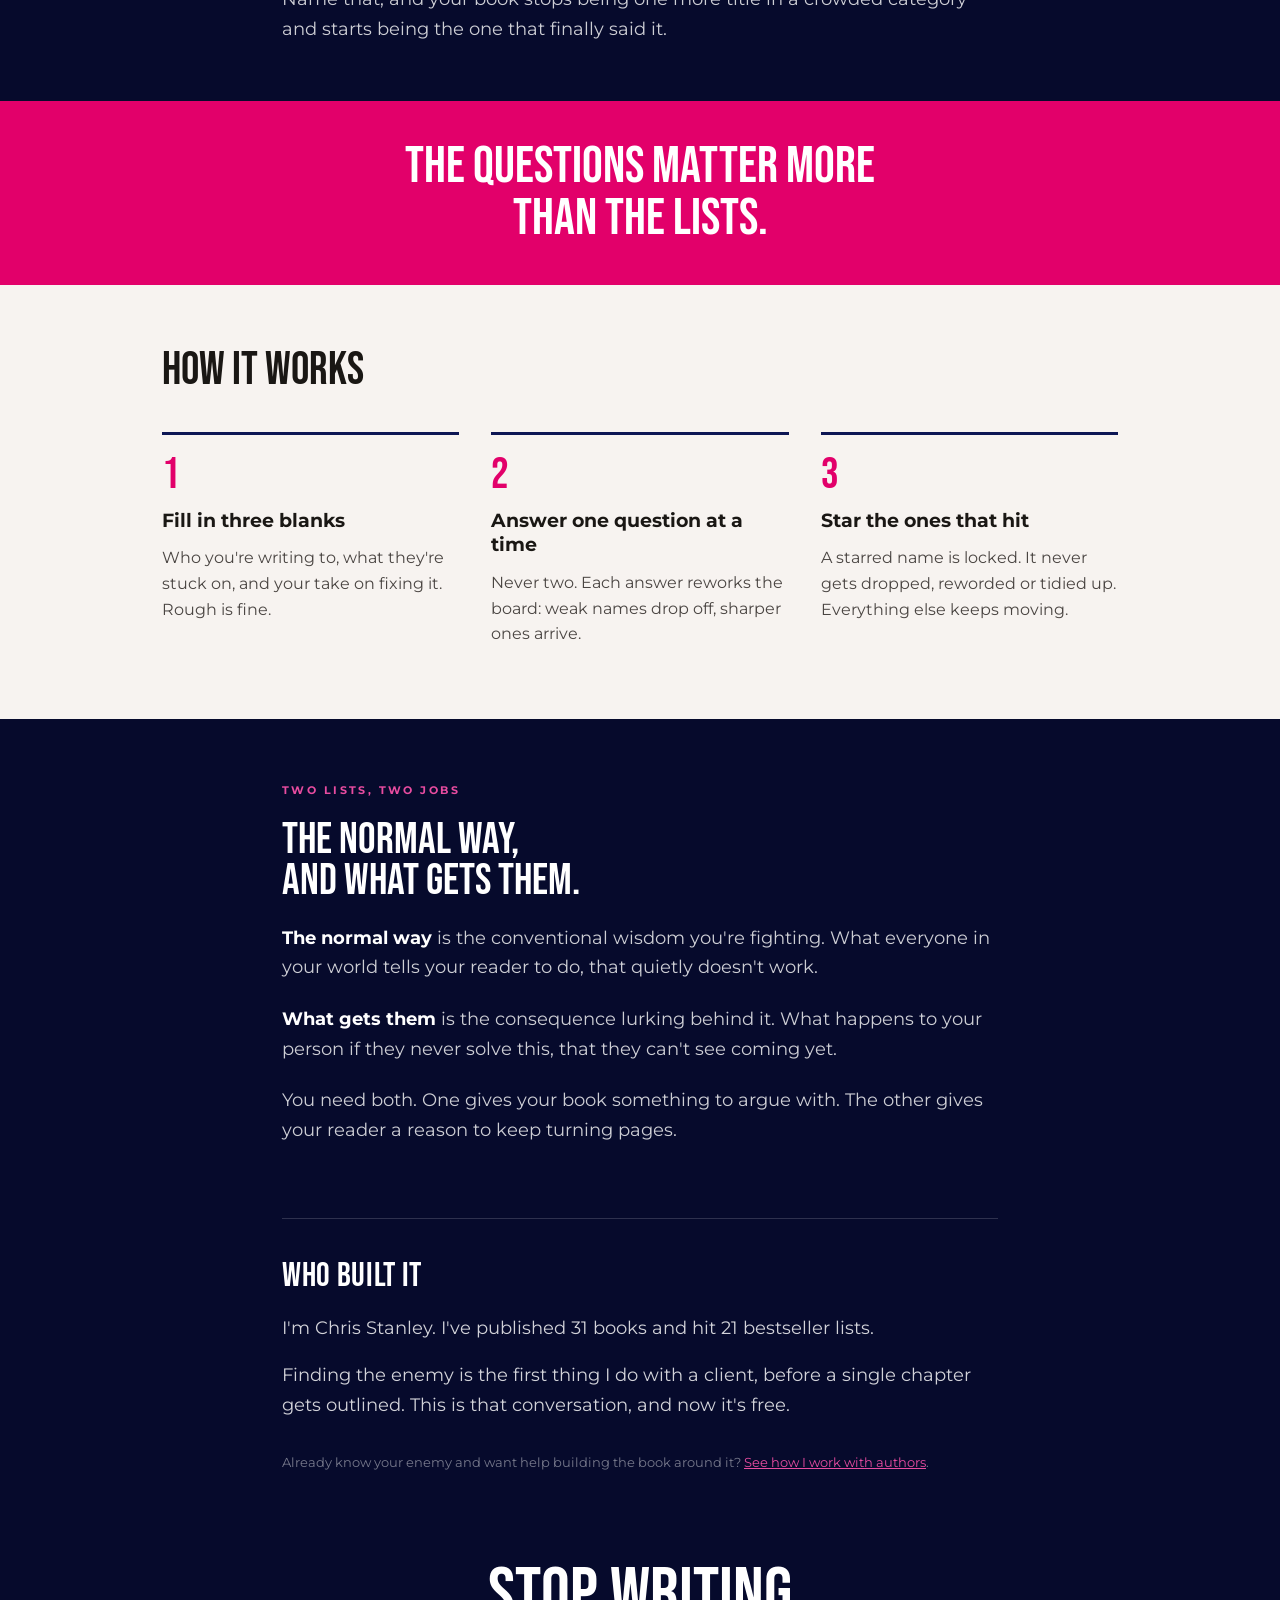
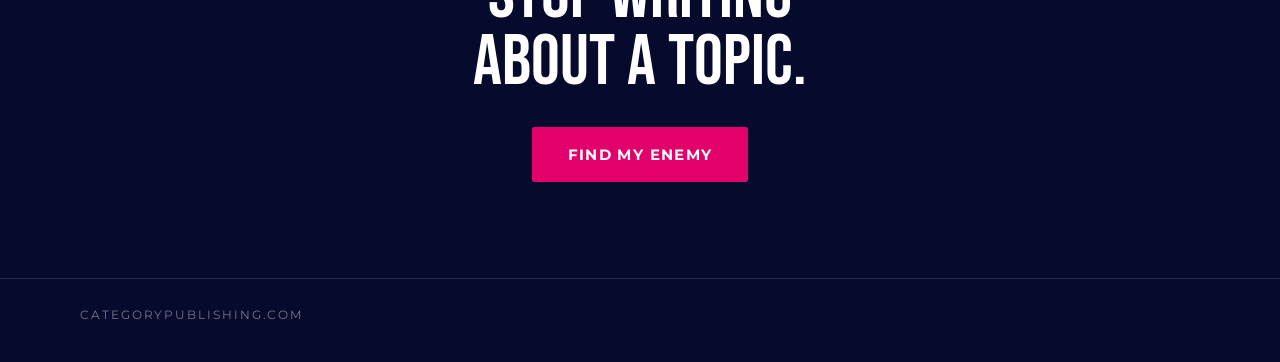
<file: enemy-finder/index.html>
<!DOCTYPE html>
<html lang="en">
<head>
<meta charset="utf-8">
<meta name="viewport" content="width=device-width, initial-scale=1">
<title>The Enemy Finder — Name what your book is fighting</title>
<link rel="preconnect" href="https://fonts.googleapis.com">
<link rel="preconnect" href="https://fonts.gstatic.com" crossorigin>
<link href="https://fonts.googleapis.com/css2?family=Bebas+Neue&family=Montserrat:wght@400;600;700;800&family=JetBrains+Mono:wght@400;500&display=swap" rel="stylesheet">
<meta name="description" content="Free tool. Answer one question at a time and watch the names for your book's enemy appear, sharpen and settle. Star the ones that hit and they stay for good.">
<link rel="canonical" href="https://categorypublishing.com/enemy-finder/">
<link rel="icon" type="image/svg+xml" href="/assets/category-publishing-icon.svg">
<meta name="theme-color" content="#060a2c">
<meta property="og:site_name" content="Category Publishing">
<meta property="og:title" content="The Enemy Finder — Name what your book is fighting">
<meta property="og:description" content="One question at a time. The names for your enemy appear as you answer. Star the ones that hit and they never leave.">
<meta property="og:type" content="website">
<meta property="og:url" content="https://categorypublishing.com/enemy-finder/">
<meta property="og:image" content="https://categorypublishing.com/assets/category-publishing-lockup.png">
<meta name="twitter:card" content="summary_large_image">
<meta name="twitter:title" content="The Enemy Finder — Name what your book is fighting">
<meta name="twitter:description" content="One question at a time. The names for your enemy appear as you answer. Star the ones that hit and they never leave.">
<meta name="twitter:image" content="https://categorypublishing.com/assets/category-publishing-lockup.png">
<link rel="stylesheet" href="css/enemy-finder.css">
</head>
<body class="dark">

<main>

  <!-- ── Hero ────────────────────────────────────────────────────────────── -->
  <section class="wrap hero">
    <div class="eyebrow">Category Publishing</div>
    <h1>Every book worth<br>reading is <span class="accent">against</span><br>something.</h1>
    <p class="lede">Answer one question at a time. Names for what your book is fighting appear as you go, sharpen as you dig, and the ones you star stay for good.</p>
    <div style="display:flex;flex-wrap:wrap;gap:14px;align-items:center;margin-top:4px">
      <a class="btn" href="#start">Find My Enemy</a>
      <span style="font-size:12px;letter-spacing:.1em;text-transform:uppercase;color:rgba(255,255,255,.45)">Free &middot; No sign-up &middot; Takes about five minutes</span>
    </div>
  </section>

  <!-- ── Pick up where you left off ──────────────────────────────────────── -->
  <section class="wrap" style="padding-top:28px">
    <div class="strip" id="resume" hidden>
      <div class="strip-facts"><span style="max-width:40em">You left a run half finished. Want to pick it back up?</span></div>
      <div style="display:flex;gap:10px;flex-wrap:wrap">
        <button class="btn btn-sm" type="button" id="resume-go">Pick it back up</button>
        <button class="btn btn-ghost" type="button" id="resume-new">Start fresh</button>
      </div>
    </div>
  </section>

  <!-- ── The three blanks ────────────────────────────────────────────────── -->
  <section class="wrap" id="start" style="padding-top:34px;padding-bottom:20px;scroll-margin-top:22px">
    <div class="setup" id="setup">
      <div style="display:flex;flex-direction:column;gap:10px">
        <h2>Three blanks, then we talk.</h2>
        <p class="help" style="font-size:15px">There are no wrong answers here. Rough is fine. The questions afterwards are where the real work happens.</p>
      </div>

      <form id="setup-form" style="display:flex;flex-direction:column;gap:24px">
        <label class="field">
          <span class="label">Person</span>
          <textarea name="person" rows="1" required placeholder="A first-time author with a consulting business"></textarea>
          <p class="help">Who you're writing to. One kind of person, not everybody.</p>
        </label>

        <label class="field">
          <span class="label">Problem</span>
          <textarea name="problem" rows="1" required placeholder="Nobody takes them seriously enough to pay their real rate"></textarea>
          <p class="help">The problem they have. The one they'd say out loud, in their words.</p>
        </label>

        <label class="field">
          <span class="label">POV <span class="opt">&middot; optional</span></span>
          <textarea name="pov" rows="1" placeholder="Authority isn't built by saying more. It's built by naming what everyone else is dancing around."></textarea>
          <p class="help">Your unique take on how to fix it. Leave it blank if you're still working it out.</p>
        </label>

        <p class="err" id="setup-err" hidden></p>

        <div style="display:flex;flex-wrap:wrap;gap:14px;align-items:center">
          <button class="btn" type="submit">Start digging</button>
          <span style="font-size:12px;color:rgba(255,255,255,.45)">Nothing is saved to an account. It stays in this browser.</span>
        </div>
      </form>
    </div>
  </section>

  <!-- ── The tool ────────────────────────────────────────────────────────── -->
  <section class="wrap" id="tool" hidden style="padding-bottom:20px;display:flex;flex-direction:column;gap:30px">

    <div class="strip" id="strip">
      <div class="strip-facts">
        <span><b>Person</b><span id="strip-person"></span></span>
        <span><b>Problem</b><span id="strip-problem"></span></span>
        <span><b>POV</b><span id="strip-pov"></span></span>
      </div>
      <button class="btn btn-ghost" type="button" id="strip-edit">Edit</button>
    </div>

    <div id="ask" class="ask"></div>

    <div class="board" id="board">
      <div class="col">
        <div class="col-head">
          <h3>The normal way</h3>
          <span class="sub" id="count-normal"></span>
        </div>
        <div class="col-list" id="list-normal"></div>
        <div class="empty">Names for the conventional wisdom you're fighting land here once you answer.</div>
      </div>
      <div class="col">
        <div class="col-head">
          <h3>What gets them</h3>
          <span class="sub" id="count-consequence"></span>
        </div>
        <div class="col-list" id="list-consequence"></div>
        <div class="empty">Names for what happens to your person if this never gets solved land here.</div>
      </div>
    </div>

    <div id="actions" style="display:flex;flex-wrap:wrap;gap:14px;align-items:center"></div>

    <div class="sharp-wrap" id="sharpen" hidden style="display:flex;flex-direction:column;gap:18px">
      <h2 style="font-size:clamp(30px,4.4vw,44px)">Held up to the light.</h2>
      <div id="sharpen-list" style="display:flex;flex-direction:column;gap:18px"></div>
      <p class="body-dark" id="sharpen-closing" hidden style="font-weight:600"></p>
    </div>

    <div class="keep" id="keep" hidden>
      <div style="display:flex;flex-direction:column;gap:8px">
        <div class="eyebrow">What you're keeping</div>
        <h2 style="font-size:clamp(28px,4vw,40px)">Your enemy, named.</h2>
      </div>
      <ul class="keep-list" id="keep-list"></ul>
      <div style="display:flex;flex-wrap:wrap;gap:14px;align-items:center;padding-top:4px">
        <button class="btn btn-sm" type="button" id="keep-copy">Copy all of this</button>
        <button class="btn btn-ghost" type="button" id="keep-again">Start over</button>
      </div>
      <p class="fine" style="margin:0">Say the one you starred out loud. If it makes you a little mad, you've found it.</p>
    </div>

  </section>

  <!-- ── Why ─────────────────────────────────────────────────────────────── -->
  <section class="narrow" style="padding-top:64px;padding-bottom:56px;display:flex;flex-direction:column;gap:22px">
    <h2 style="font-size:clamp(34px,5.2vw,54px)">A book without an enemy is just information.</h2>
    <p class="body-dark">Readers don't rally around a topic. They rally against something. The diet everybody's still on. The advice their boss keeps repeating. The thing quietly eating their business while they follow the rules.</p>
    <p class="body-dark">Name that, and your book stops being one more title in a crowded category and starts being the one that finally said it.</p>
  </section>

  <div class="band"><p>The questions matter more<br>than the lists.</p></div>

  <section class="light" style="padding:64px 0 72px">
    <div style="max-width:1000px;margin:0 auto;padding:0 22px;display:flex;flex-direction:column;gap:40px">
      <h2 style="font-size:clamp(32px,4.6vw,46px)">How it works</h2>
      <div class="steps">
        <div class="step"><div class="n">1</div><h3>Fill in three blanks</h3><p>Who you're writing to, what they're stuck on, and your take on fixing it. Rough is fine.</p></div>
        <div class="step"><div class="n">2</div><h3>Answer one question at a time</h3><p>Never two. Each answer reworks the board: weak names drop off, sharper ones arrive.</p></div>
        <div class="step"><div class="n">3</div><h3>Star the ones that hit</h3><p>A starred name is locked. It never gets dropped, reworded or tidied up. Everything else keeps moving.</p></div>
      </div>
    </div>
  </section>

  <section class="narrow" style="padding-top:64px;padding-bottom:24px;display:flex;flex-direction:column;gap:22px">
    <div class="eyebrow">Two lists, two jobs</div>
    <h2 style="font-size:clamp(30px,4.4vw,44px)">The normal way,<br>and what gets them.</h2>
    <p class="body-dark"><strong style="color:#fff">The normal way</strong> is the conventional wisdom you're fighting. What everyone in your world tells your reader to do, that quietly doesn't work.</p>
    <p class="body-dark"><strong style="color:#fff">What gets them</strong> is the consequence lurking behind it. What happens to your person if they never solve this, that they can't see coming yet.</p>
    <p class="body-dark">You need both. One gives your book something to argue with. The other gives your reader a reason to keep turning pages.</p>
  </section>

  <section class="narrow" style="padding-top:48px;padding-bottom:64px">
    <div style="border-top:1px solid rgba(255,255,255,.16);padding-top:36px;display:flex;flex-direction:column;gap:18px">
      <div style="font-family:var(--font-display);font-size:clamp(26px,3.6vw,34px);text-transform:uppercase;letter-spacing:.02em">Who built it</div>
      <p class="body-dark" style="color:rgba(255,255,255,.82)">I'm Chris Stanley. I've published 31 books and hit 21 bestseller lists.</p>
      <p class="body-dark" style="color:rgba(255,255,255,.82)">Finding the enemy is the first thing I do with a client, before a single chapter gets outlined. This is that conversation, and now it's free.</p>
      <p class="fine">Already know your enemy and want help building the book around it? <a href="/coaching">See how I work with authors</a>.</p>
    </div>
  </section>

  <section class="narrow" style="padding-top:12px;padding-bottom:96px;display:flex;flex-direction:column;align-items:center;gap:30px;text-align:center">
    <h2 style="font-size:clamp(40px,7vw,72px)">Stop writing<br>about a topic.</h2>
    <a class="btn" href="#start">Find My Enemy</a>
  </section>

</main>

<footer><div>CategoryPublishing.com</div></footer>

<script src="js/enemy-config.js"></script>
<script src="js/enemy-finder.js"></script>
</body>
</html>
</file>
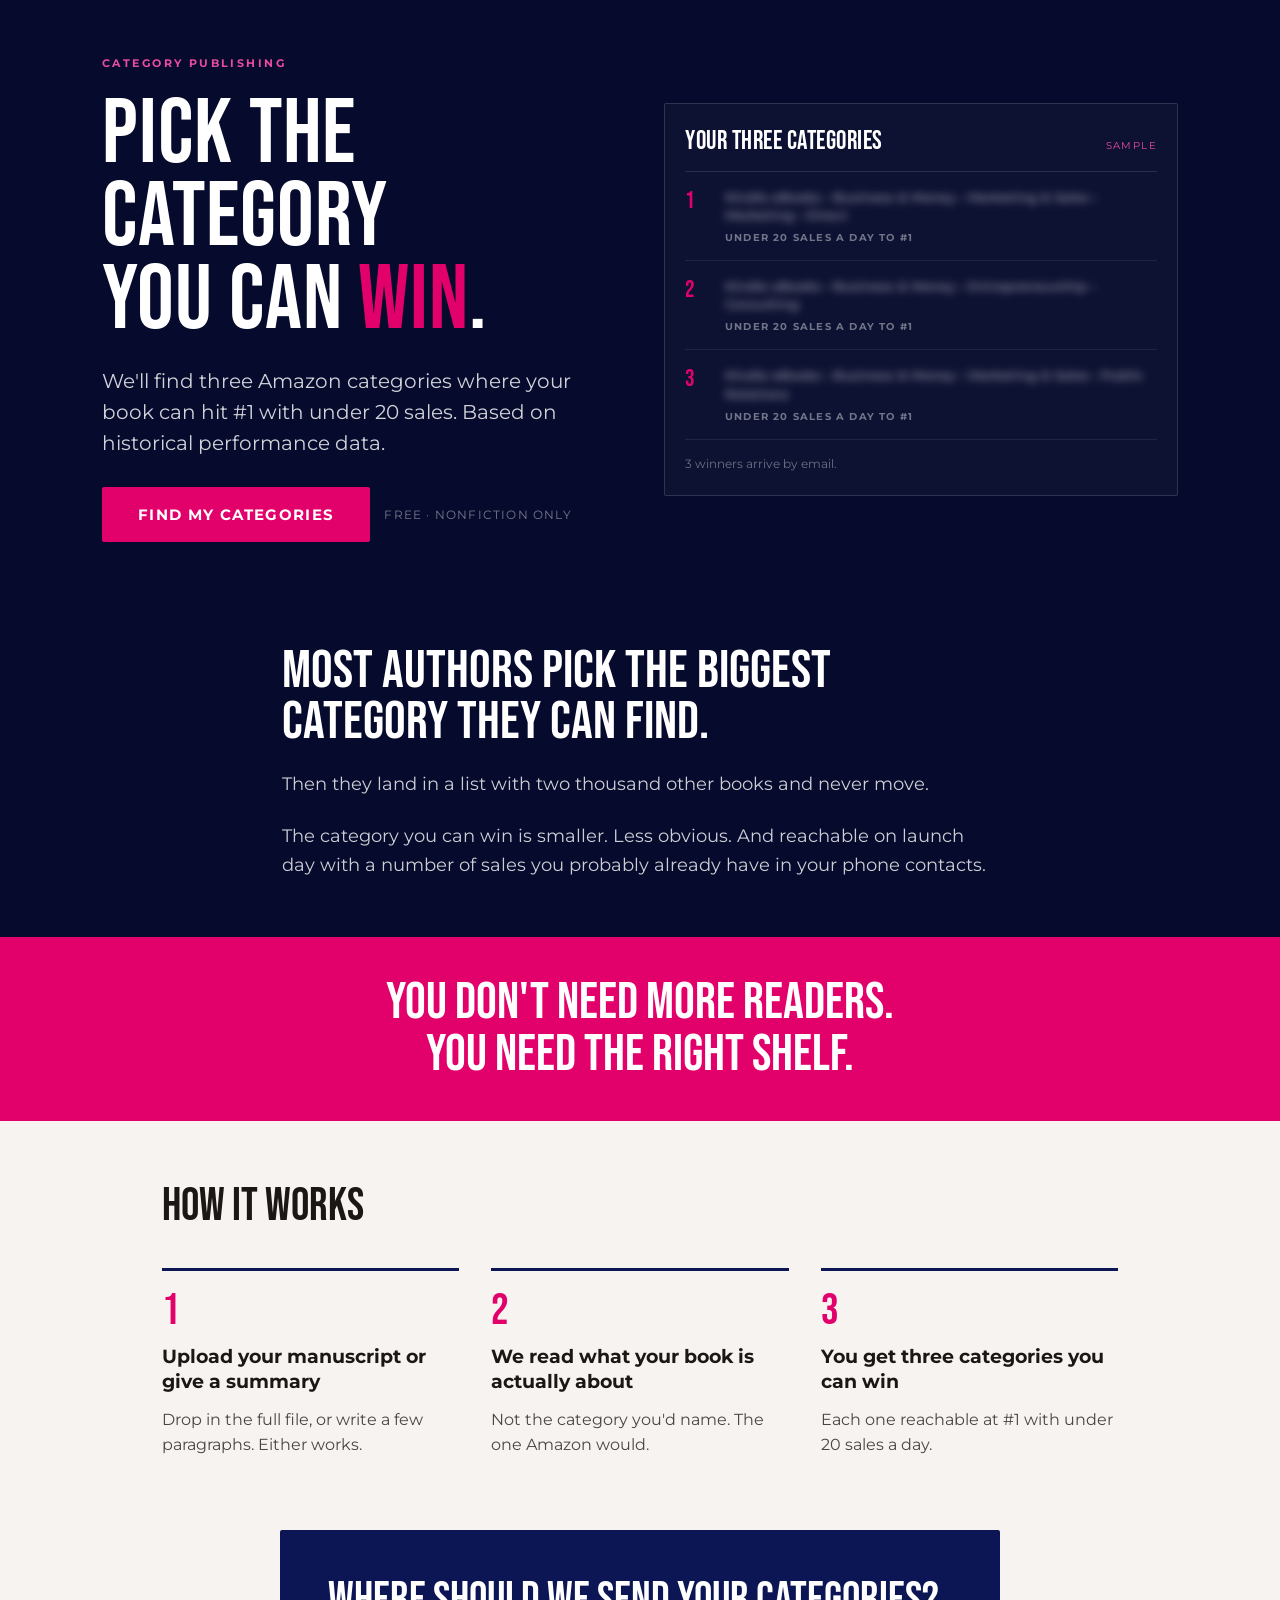
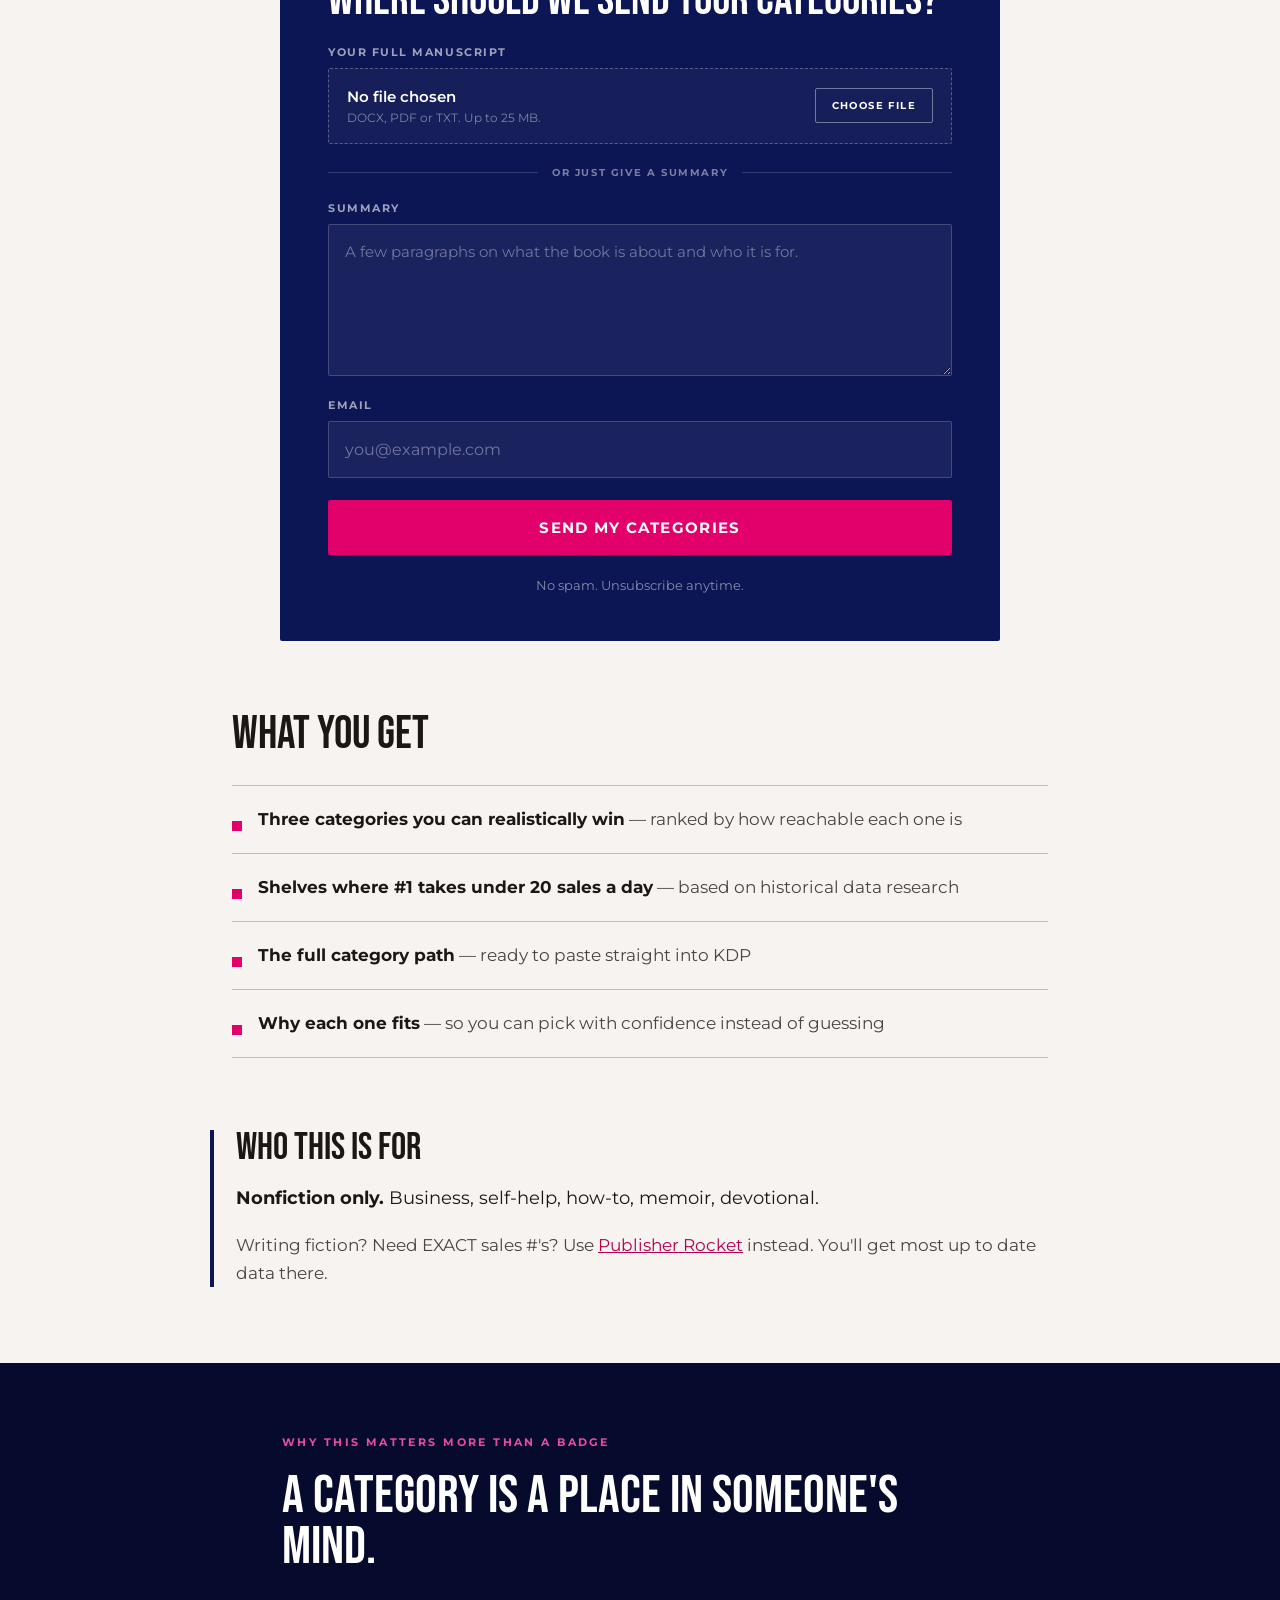
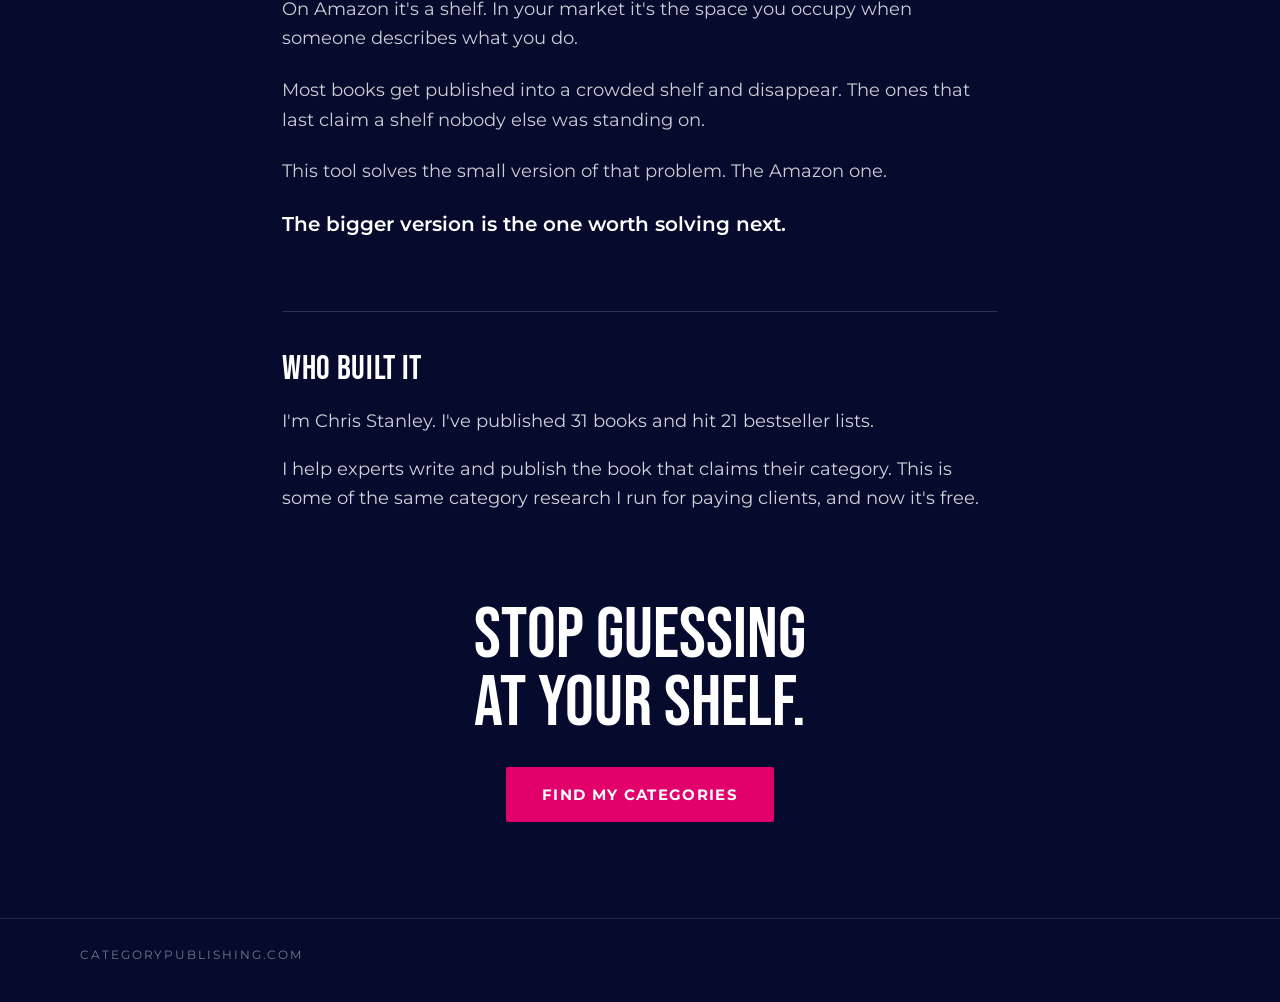
<file: shelf-finder/index.html>
<!DOCTYPE html>
<html lang="en">
<head>
<meta charset="utf-8">
<meta name="viewport" content="width=device-width, initial-scale=1">
<title>Amazon Category Finder — Pick the category you can win</title>
<link rel="preconnect" href="https://fonts.googleapis.com">
<link rel="preconnect" href="https://fonts.gstatic.com" crossorigin>
<link href="https://fonts.googleapis.com/css2?family=Bebas+Neue&family=Montserrat:wght@400;600;700;800&family=JetBrains+Mono:wght@400;500&display=swap" rel="stylesheet">
<meta name="description" content="Free tool. We read your nonfiction manuscript and find three Amazon categories where historical data research shows #1 takes under 20 sales a day. Full KDP paths, ready to paste.">
<link rel="canonical" href="https://categorypublishing.com/shelf-finder/">
<link rel="icon" type="image/svg+xml" href="/assets/category-publishing-icon.svg">
<meta name="theme-color" content="#060a2c">
<meta property="og:site_name" content="Category Publishing">
<meta property="og:title" content="The Shelf Finder — Pick the category you can win">
<meta property="og:description" content="Three Amazon categories where your book can hit #1 with under 20 sales a day. Free, nonfiction only.">
<meta property="og:type" content="website">
<meta property="og:url" content="https://categorypublishing.com/shelf-finder/">
<meta property="og:image" content="https://categorypublishing.com/assets/category-publishing-lockup.png">
<meta name="twitter:card" content="summary_large_image">
<meta name="twitter:title" content="The Shelf Finder — Pick the category you can win">
<meta name="twitter:description" content="Three Amazon categories where your book can hit #1 with under 20 sales a day. Free, nonfiction only.">
<meta name="twitter:image" content="https://categorypublishing.com/assets/category-publishing-lockup.png">
<link rel="stylesheet" href="css/shelf-finder.css">
</head>
<body class="dark">

<main>
  <section class="wrap hero">
    <div class="hero-col">
      <div class="eyebrow">Category Publishing</div>
      <h1>Pick the category<br>you can <span class="win">win</span>.</h1>
      <p class="lede">We'll find three Amazon categories where your book can hit #1 with under 20 sales. Based on historical performance data.</p>
      <div style="display:flex;flex-wrap:wrap;gap:14px;align-items:center;margin-top:4px">
        <a class="btn" href="#gate">Find My Categories</a>
        <span style="font-size:12px;letter-spacing:.1em;text-transform:uppercase;color:rgba(255,255,255,.45)">Free &middot; Nonfiction only</span>
      </div>
    </div>
    <div class="panel">
      <div class="panel-head">
        <div class="panel-title">Your Three Categories</div>
        <div class="panel-tag">Sample</div>
      </div>
      <div class="panel-row"><div class="n">1</div><div><div class="panel-path">Kindle eBooks &rsaquo; Business &amp; Money &rsaquo; Marketing &amp; Sales &rsaquo; Marketing &rsaquo; Direct</div><div class="panel-note">Under 20 sales a day to #1</div></div></div>
      <div class="panel-row"><div class="n">2</div><div><div class="panel-path">Kindle eBooks &rsaquo; Business &amp; Money &rsaquo; Entrepreneurship &rsaquo; Consulting</div><div class="panel-note">Under 20 sales a day to #1</div></div></div>
      <div class="panel-row"><div class="n">3</div><div><div class="panel-path">Kindle eBooks &rsaquo; Business &amp; Money &rsaquo; Marketing &amp; Sales &rsaquo; Public Relations</div><div class="panel-note">Under 20 sales a day to #1</div></div></div>
      <div class="panel-foot">3 winners arrive by email.</div>
    </div>
  </section>

  <section class="narrow" style="padding-top:40px;padding-bottom:56px;display:flex;flex-direction:column;gap:22px">
    <h2 style="font-size:clamp(34px,5.2vw,54px)">Most authors pick the biggest category they can find.</h2>
    <p class="body-dark">Then they land in a list with two thousand other books and never move.</p>
    <p class="body-dark">The category you can win is smaller. Less obvious. And reachable on launch day with a number of sales you probably already have in your phone contacts.</p>
  </section>

  <div class="band"><p>You don't need more readers.<br>You need the right shelf.</p></div>

  <section class="light" style="padding:64px 0 72px">
    <div class="mid" style="display:flex;flex-direction:column;gap:40px">
      <h2 style="font-size:clamp(32px,4.6vw,46px)">How it works</h2>
      <div class="steps">
        <div class="step"><div class="n">1</div><h3>Upload your manuscript or give a summary</h3><p>Drop in the full file, or write a few paragraphs. Either works.</p></div>
        <div class="step"><div class="n">2</div><h3>We read what your book is actually about</h3><p>Not the category you'd name. The one Amazon would.</p></div>
        <div class="step"><div class="n">3</div><h3>You get three categories you can win</h3><p>Each one reachable at #1 with under 20 sales a day.</p></div>
      </div>
    </div>
  </section>

  <section id="gate" class="light" style="padding:0 22px 72px">
    <div class="gate">
      <form id="shelf-form" style="display:flex;flex-direction:column;gap:22px">
        <h2>Where should we send your categories?</h2>
        <input type="hidden" name="source" value="shelf-finder">
        <div class="field">
          <span class="label">Your full manuscript</span>
          <label class="drop">
            <span style="min-width:0">
              <span class="name" id="file-name">No file chosen</span>
              <span class="hint" style="display:block">DOCX, PDF or TXT. Up to 25 MB.</span>
            </span>
            <span class="pick">Choose file</span>
            <input type="file" id="manuscript" name="manuscript" accept=".doc,.docx,.pdf,.txt,.rtf,.md" hidden>
          </label>
        </div>
        <div class="or"><span></span><em>Or just give a summary</em><span></span></div>
        <label class="field">
          <span class="label">Summary</span>
          <textarea name="summary" rows="5" placeholder="A few paragraphs on what the book is about and who it is for."></textarea>
        </label>
        <label class="field">
          <span class="label">Email</span>
          <input type="email" name="email" required placeholder="you@example.com">
        </label>
        <button class="btn" type="submit" style="width:100%">Send My Categories</button>
        <div class="micro">No spam. Unsubscribe anytime.</div>
      </form>
      <div id="shelf-done" hidden style="display:flex;flex-direction:column;gap:16px;text-align:center;padding:24px 0">
        <div style="font-family:var(--font-display);font-size:clamp(34px,5vw,48px);line-height:1;text-transform:uppercase;color:#fff">Check your inbox.</div>
        <p style="margin:0;font-size:18px;line-height:1.6;color:rgba(255,255,255,.8)">Your categories are on the way — usually within a couple of minutes.</p>
        <button class="btn btn-ghost" type="button" id="shelf-again" style="align-self:center;margin-top:8px">Run another book</button>
      </div>
    </div>
  </section>

  <section class="light" style="padding:0 0 72px">
    <div style="max-width:860px;margin:0 auto;padding:0 22px;display:flex;flex-direction:column;gap:28px">
      <h2 style="font-size:clamp(32px,4.6vw,46px)">What you get</h2>
      <div class="list">
        <div class="list-item"><span class="dot"></span><div><strong style="color:var(--gray-800)">Three categories you can realistically win</strong> &mdash; ranked by how reachable each one is</div></div>
        <div class="list-item"><span class="dot"></span><div><strong style="color:var(--gray-800)">Shelves where #1 takes under 20 sales a day</strong> &mdash; based on historical data research</div></div>
        <div class="list-item"><span class="dot"></span><div><strong style="color:var(--gray-800)">The full category path</strong> &mdash; ready to paste straight into KDP</div></div>
        <div class="list-item"><span class="dot"></span><div><strong style="color:var(--gray-800)">Why each one fits</strong> &mdash; so you can pick with confidence instead of guessing</div></div>
      </div>
    </div>
  </section>

  <section class="light" style="padding:0 0 76px">
    <div style="max-width:860px;margin:0 auto;padding:0 22px" class="rule">
      <h2 style="font-size:clamp(28px,4vw,38px)">Who this is for</h2>
      <p style="margin:0;font-size:18px;line-height:1.6"><strong>Nonfiction only.</strong> Business, self-help, how-to, memoir, devotional.</p>
      <p style="margin:0;font-size:17px;line-height:1.65;color:var(--gray-600)">Writing fiction? Need EXACT sales #'s? Use <a href="https://publisherrocket.com/?affiliate=chris_stanley" target="_blank" rel="noopener" style="color:var(--pink-600)">Publisher Rocket</a> instead. You'll get most up to date data there.</p>
    </div>
  </section>

  <section class="narrow" style="padding-top:72px;padding-bottom:8px;display:flex;flex-direction:column;gap:22px">
    <div class="eyebrow">Why this matters more than a badge</div>
    <h2 style="font-size:clamp(34px,5.2vw,54px)">A category is a place in someone's mind.</h2>
    <p class="body-dark">On Amazon it's a shelf. In your market it's the space you occupy when someone describes what you do.</p>
    <p class="body-dark">Most books get published into a crowded shelf and disappear. The ones that last claim a shelf nobody else was standing on.</p>
    <p class="body-dark">This tool solves the small version of that problem. The Amazon one.</p>
    <p style="margin:0;font-size:20px;line-height:1.5;font-weight:600;color:#fff">The bigger version is the one worth solving next.</p>
  </section>

  <section class="narrow" style="padding-top:64px;padding-bottom:64px">
    <div style="border-top:1px solid rgba(255,255,255,.16);padding-top:36px;display:flex;flex-direction:column;gap:18px">
      <div style="font-family:var(--font-display);font-size:clamp(26px,3.6vw,34px);text-transform:uppercase;letter-spacing:.02em">Who built it</div>
      <p class="body-dark" style="color:rgba(255,255,255,.82)">I'm Chris Stanley. I've published 31 books and hit 21 bestseller lists.</p>
      <p class="body-dark" style="color:rgba(255,255,255,.82)">I help experts write and publish the book that claims their category. This is some of the same category research I run for paying clients, and now it's free.</p>
    </div>
  </section>

  <section class="narrow" style="padding-top:24px;padding-bottom:96px;display:flex;flex-direction:column;align-items:center;gap:30px;text-align:center">
    <h2 style="font-size:clamp(40px,7vw,72px)">Stop guessing<br>at your shelf.</h2>
    <a class="btn" href="#gate">Find My Categories</a>
  </section>
</main>

<footer><div>CategoryPublishing.com</div></footer>

<script src="js/shelf-config.js"></script>
<script src="js/shelf-finder.js"></script>
</body>
</html>
</file>
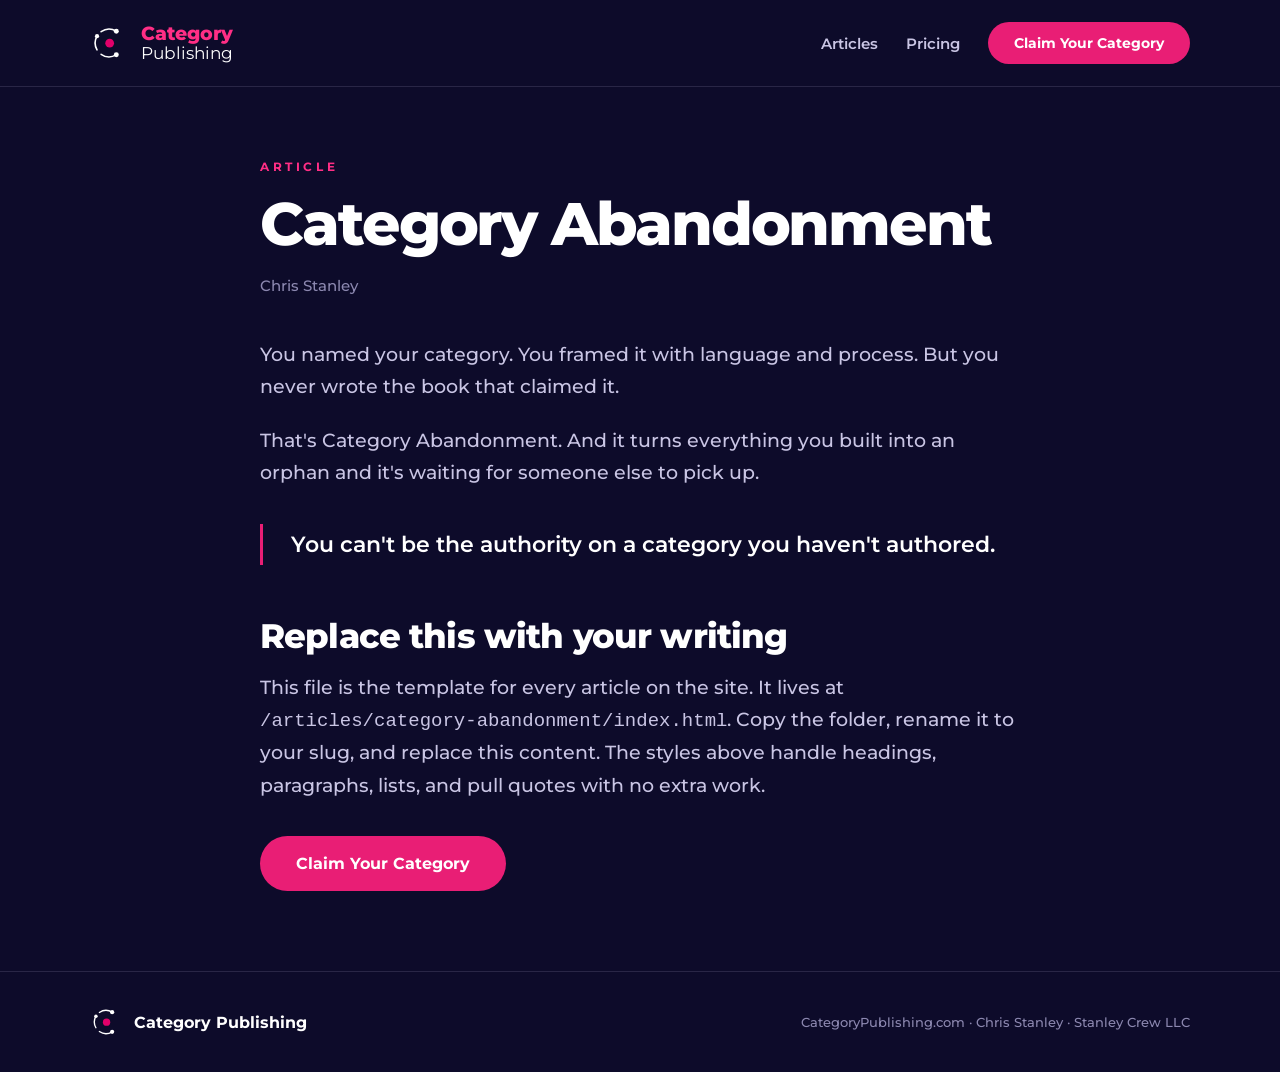
<file: articles/category-abandonment/index.html>
<!DOCTYPE html>
<html lang="en">
<head>
<meta charset="utf-8">
<meta name="viewport" content="width=device-width, initial-scale=1">
<title>Category Abandonment — Category Publishing</title>
<meta name="description" content="You named your category but never wrote the book that claimed it. That's Category Abandonment.">
<link rel="icon" type="image/svg+xml" href="/assets/category-publishing-icon.svg">
<link rel="preconnect" href="https://fonts.googleapis.com">
<link rel="preconnect" href="https://fonts.gstatic.com" crossorigin>
<link rel="stylesheet" href="https://fonts.googleapis.com/css2?family=Montserrat:wght@400;500;600;700;800&family=Bebas+Neue&display=swap">
<style>
  html, body { margin: 0; padding: 0; background: #0D0B2A; -webkit-font-smoothing: antialiased; }
  body { font-family: Montserrat, system-ui, sans-serif; color: #C9C5E4; }
  a { color: #FF2E85; text-decoration: none; }
  a:hover { color: #ff7ab0; }
  img { max-width: 100%; }
  .wrap { max-width: 760px; margin: 0 auto; padding: 72px 32px 0; }
  h1 { font-size: clamp(38px, 6vw, 60px); font-weight: 800; letter-spacing: -.035em; line-height: 1.06; color: #FFFFFF; margin: 0 0 20px; }
  h2 { font-size: clamp(26px, 3.4vw, 34px); font-weight: 800; letter-spacing: -.025em; line-height: 1.15; color: #FFFFFF; margin: 52px 0 16px; }
  h3 { font-size: 22px; font-weight: 700; color: #FFFFFF; margin: 36px 0 12px; }
  p { font-size: 19px; font-weight: 500; line-height: 1.7; margin: 0 0 22px; }
  ul, ol { font-size: 19px; line-height: 1.7; padding-left: 24px; }
  li { margin-bottom: 12px; }
  blockquote { margin: 34px 0; padding: 4px 0 4px 28px; border-left: 3px solid #E91E75; font-size: 22px; font-weight: 600; line-height: 1.5; color: #FFFFFF; }
  .eyebrow { font-size: 12px; font-weight: 700; letter-spacing: .3em; color: #FF2E85; margin-bottom: 18px; }
  .meta { font-size: 15px; font-weight: 500; color: #8C88B0; margin-bottom: 44px; }
  .card { display: block; background: rgba(24,19,64,.66); border: 1px solid rgba(184,180,217,.2); border-radius: 10px; padding: 32px 34px; margin-bottom: 20px; text-decoration: none; }
  .card:hover { border-color: rgba(233,30,117,.5); }
  .card h3 { margin: 0 0 10px; }
  .card p { font-size: 17px; margin: 0; color: #C9C5E4; }
  .cta { display: inline-block; font-size: 16px; font-weight: 700; color: #FFFFFF; padding: 18px 36px; background: #E91E75; border-radius: 999px; margin-top: 12px; }
  .cta:hover { color: #FFFFFF; background: #c81763; }
</style>
</head>
<body>
  <header style="width: 100%; background: #0D0B2A; border-bottom: 1px solid rgba(184,180,217,.16);">
    <div style="max-width: 1100px; margin: 0 auto; padding: 22px 32px; display: flex; align-items: center; justify-content: space-between; gap: 24px;">
      <a href="/" style="display: flex; align-items: center; gap: 13px; text-decoration: none;">
        <img src="/assets/category-publishing-icon-reversed.svg" alt="" style="width: 38px; height: 38px; display: block;">
        <span style="display: flex; flex-direction: column; line-height: 1.08;">
          <span style="font-size: 19px; font-weight: 800; color: #FF2E85; letter-spacing: -.01em;">Category</span>
          <span style="font-size: 17px; font-weight: 400; color: #FFFFFF;">Publishing</span>
        </span>
      </a>
      <nav style="display: flex; align-items: center; gap: 28px;">
        <a href="/articles/" style="font-size: 15px; font-weight: 600; color: #C9C5E4;">Articles</a>
        <a href="/#pricing" style="font-size: 15px; font-weight: 600; color: #C9C5E4;">Pricing</a>
        <a href="/" style="font-size: 14px; font-weight: 700; color: #FFFFFF; padding: 12px 26px; background: #E91E75; border-radius: 999px;">Claim Your Category</a>
      </nav>
    </div>
  </header>
  <main class="wrap">
    <article>
      <div class="eyebrow">ARTICLE</div>
      <h1>Category Abandonment</h1>
      <div class="meta">Chris Stanley</div>

      <p>You named your category. You framed it with language and process. But you never wrote the book that claimed it.</p>

      <p>That's Category Abandonment. And it turns everything you built into an orphan and it's waiting for someone else to pick up.</p>

      <blockquote>You can't be the authority on a category you haven't authored.</blockquote>

      <h2>Replace this with your writing</h2>

      <p>This file is the template for every article on the site. It lives at <code>/articles/category-abandonment/index.html</code>. Copy the folder, rename it to your slug, and replace this content. The styles above handle headings, paragraphs, lists, and pull quotes with no extra work.</p>

      <a class="cta" href="/">Claim Your Category</a>
    </article>
  </main>
  <footer style="width: 100%; background: #0D0B2A; border-top: 1px solid rgba(184,180,217,.16); margin-top: 80px;">
    <div style="max-width: 1100px; margin: 0 auto; padding: 34px 32px; display: flex; align-items: center; justify-content: space-between; gap: 24px; flex-wrap: wrap;">
      <a href="/" style="display: flex; align-items: center; gap: 12px; text-decoration: none;">
        <img src="/assets/category-publishing-icon-reversed.svg" alt="" style="width: 32px; height: 32px; display: block;">
        <span style="font-size: 16px; font-weight: 700; color: #FFFFFF;">Category Publishing</span>
      </a>
      <span style="font-size: 13px; font-weight: 500; color: #8C88B0;">CategoryPublishing.com · Chris Stanley · Stanley Crew LLC</span>
    </div>
  </footer>
</body>
</html>
</file>
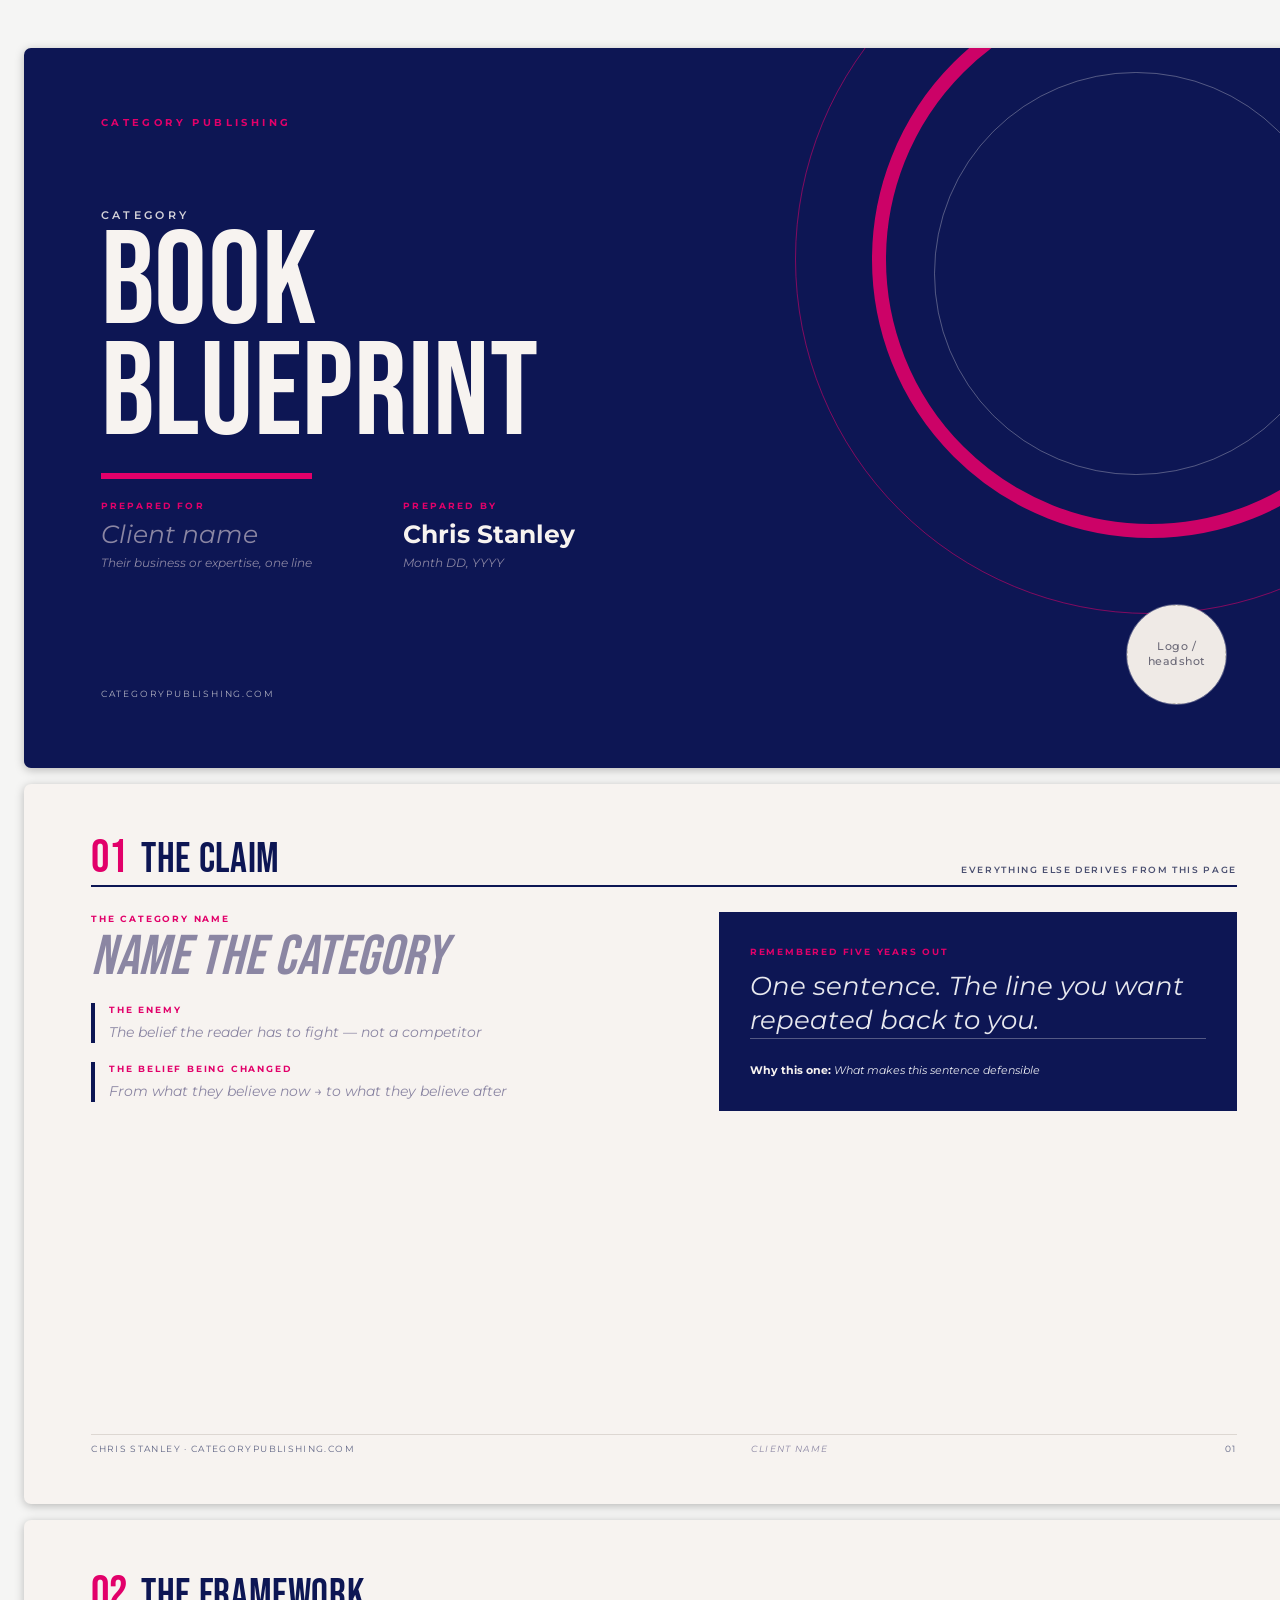
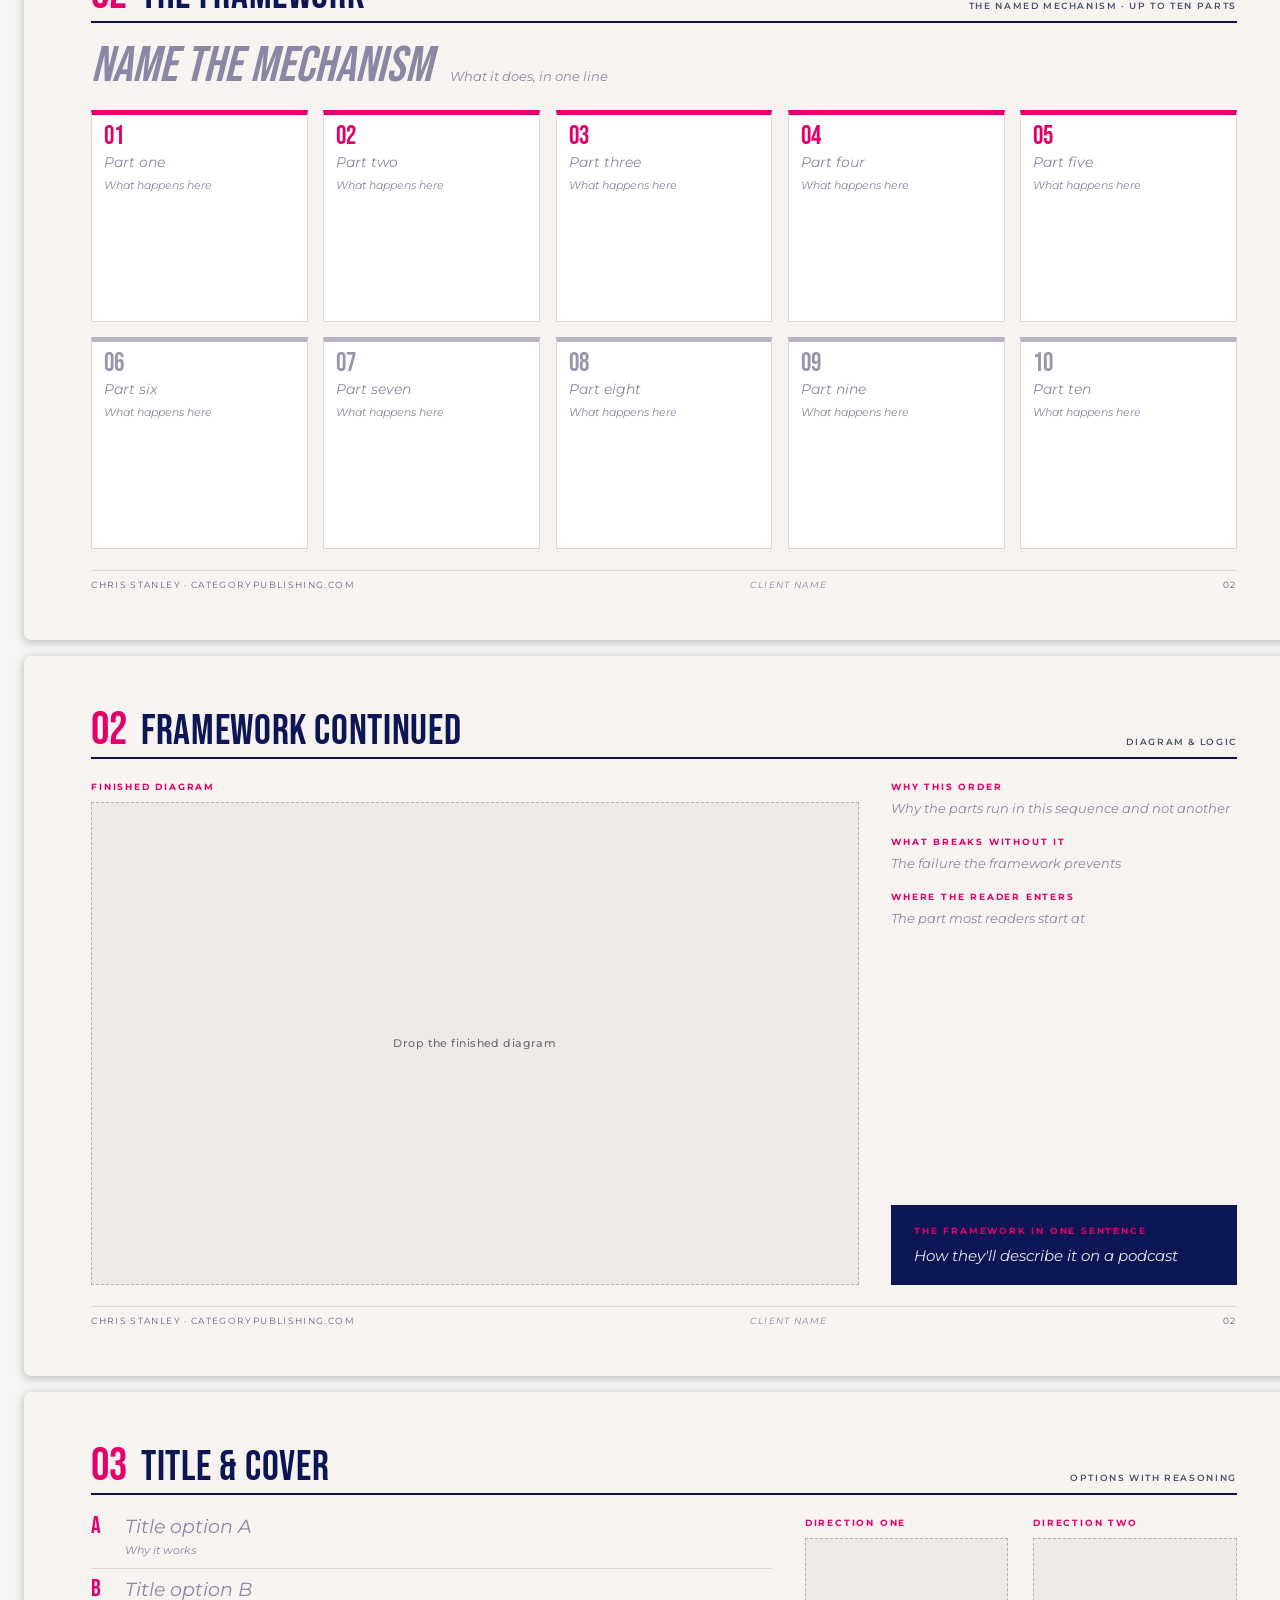
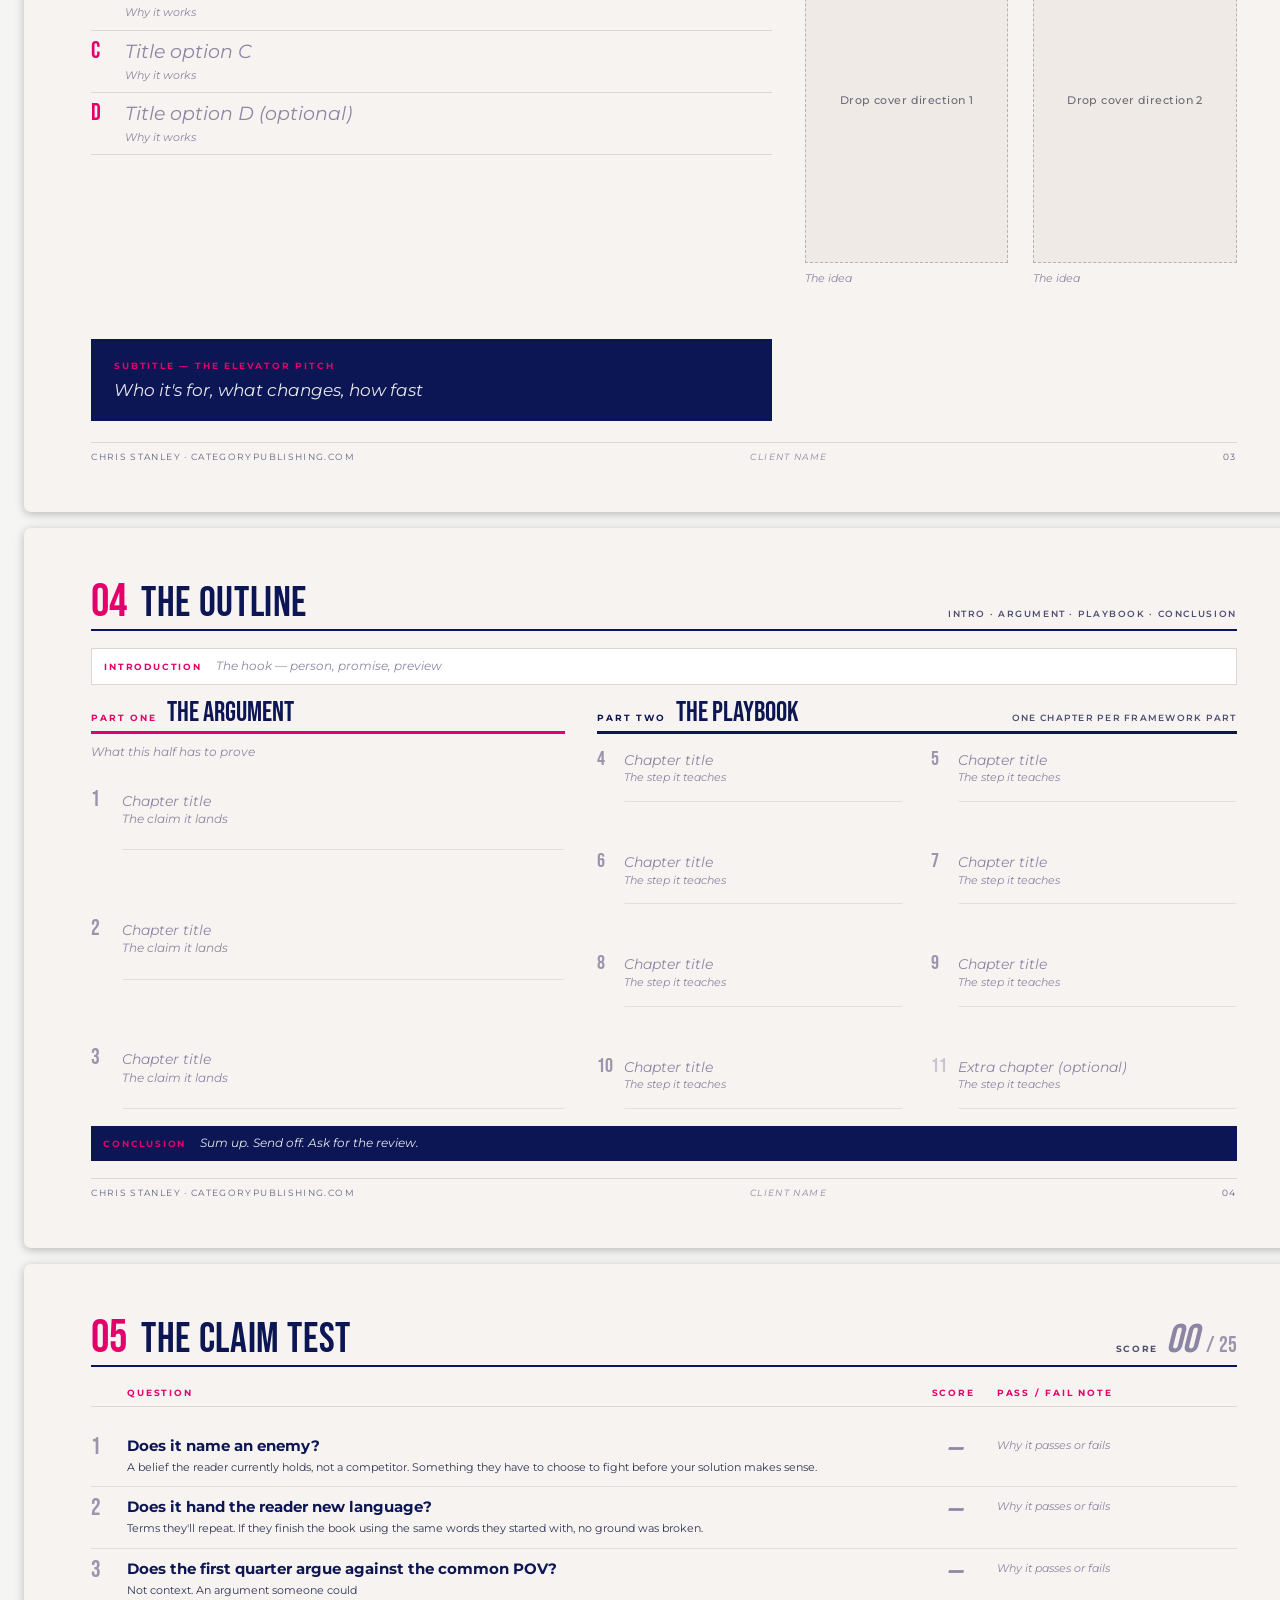
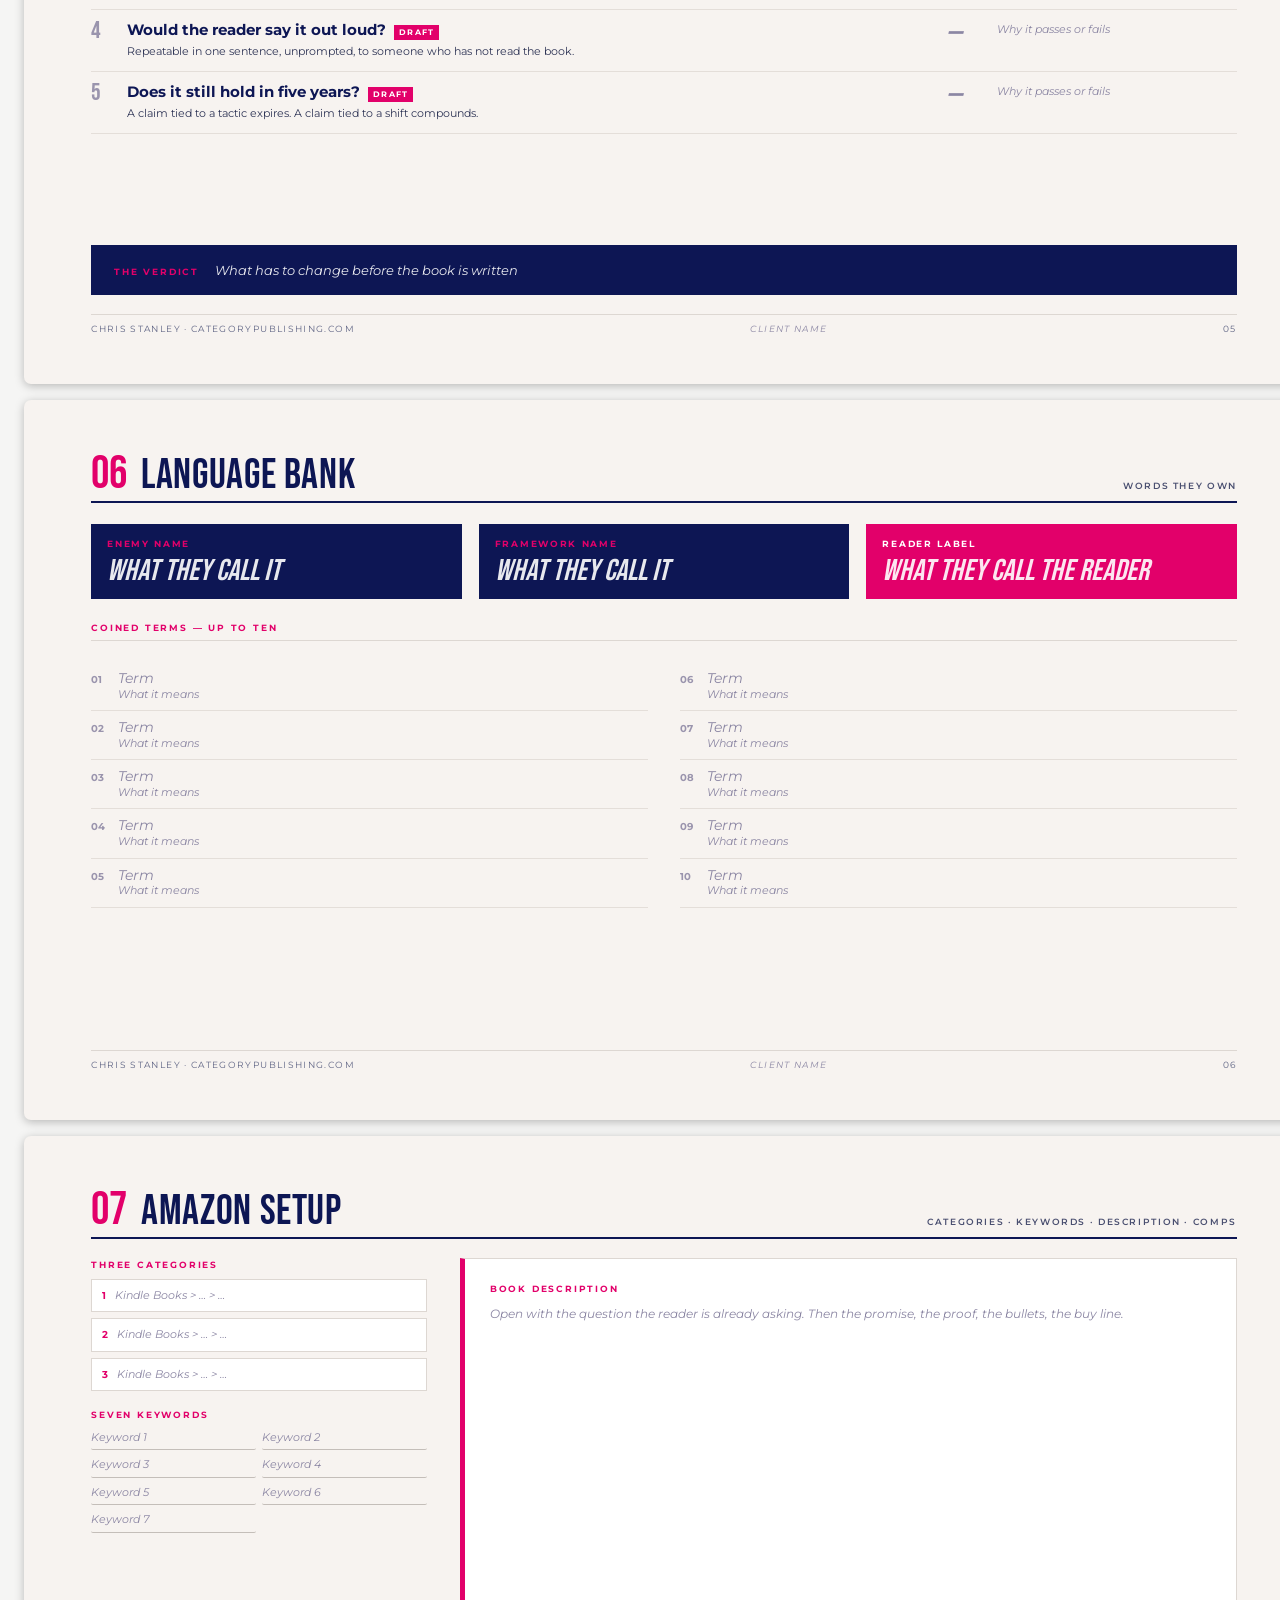
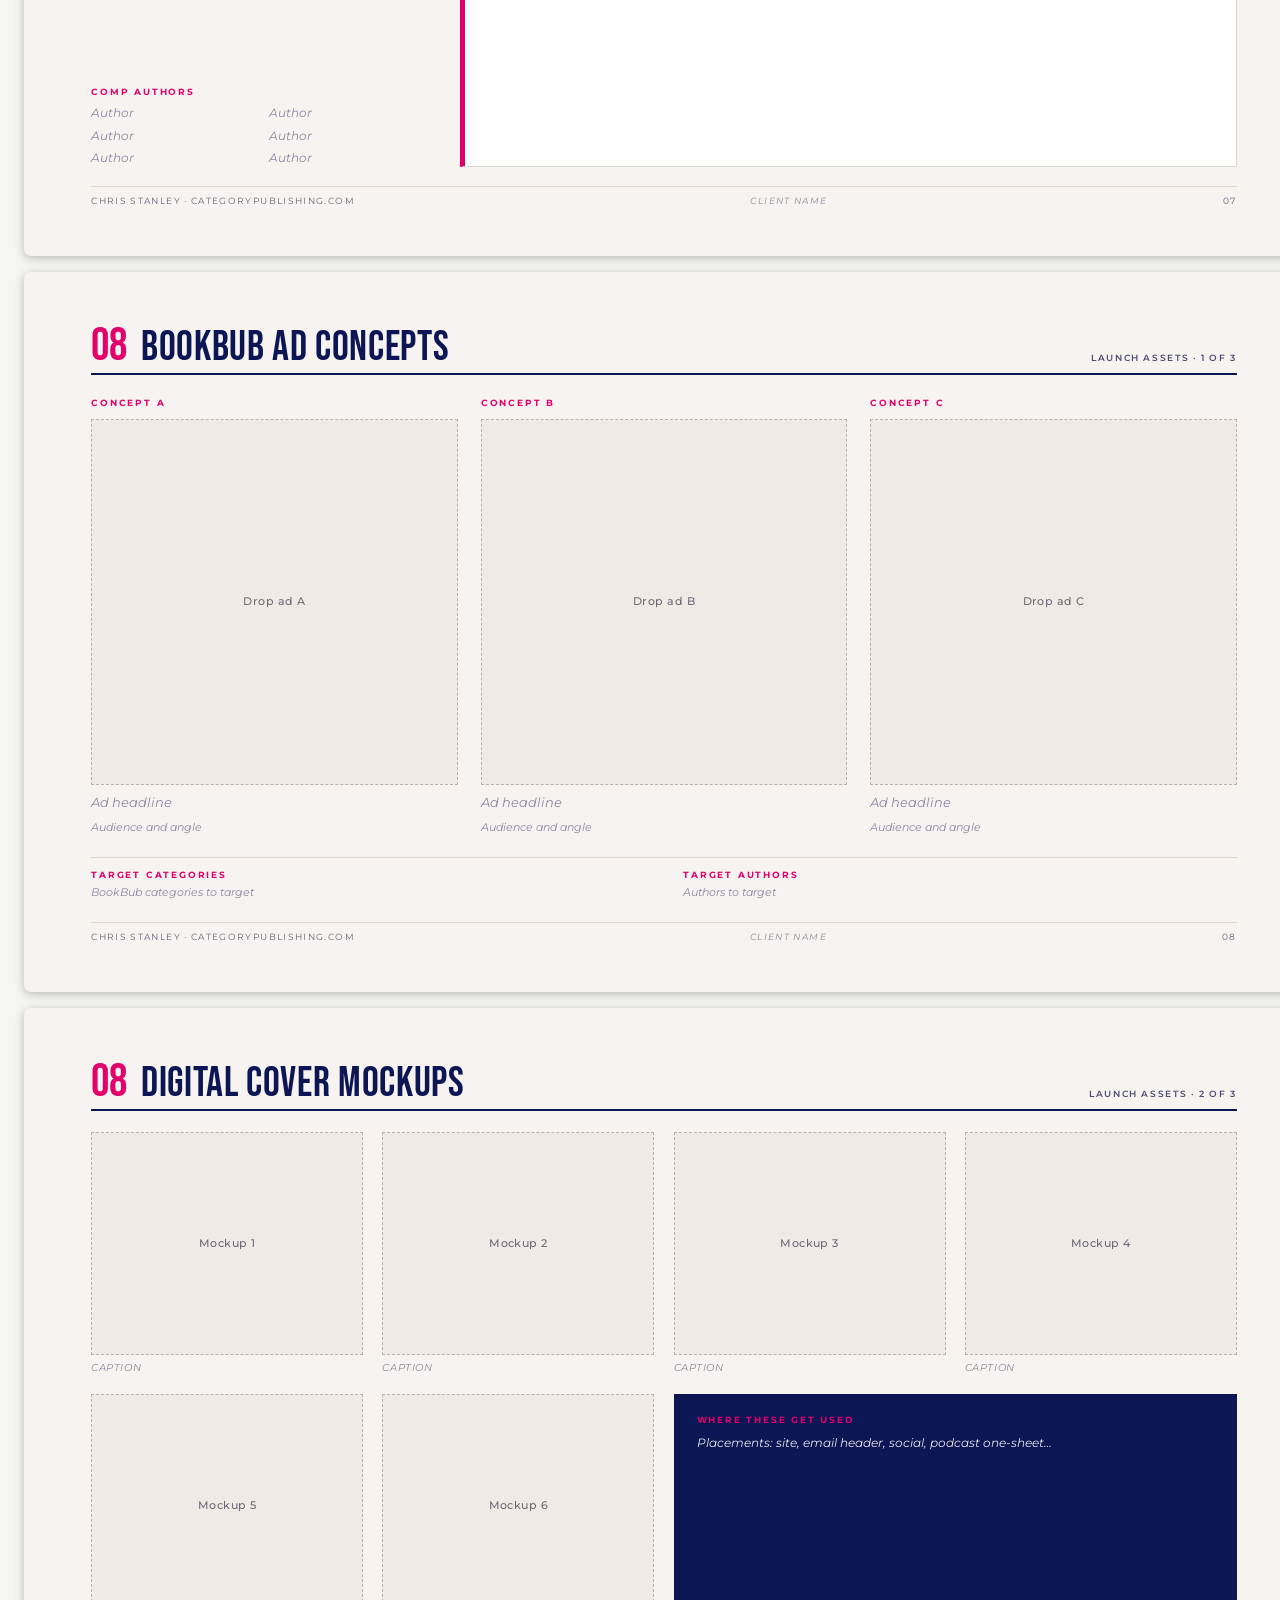
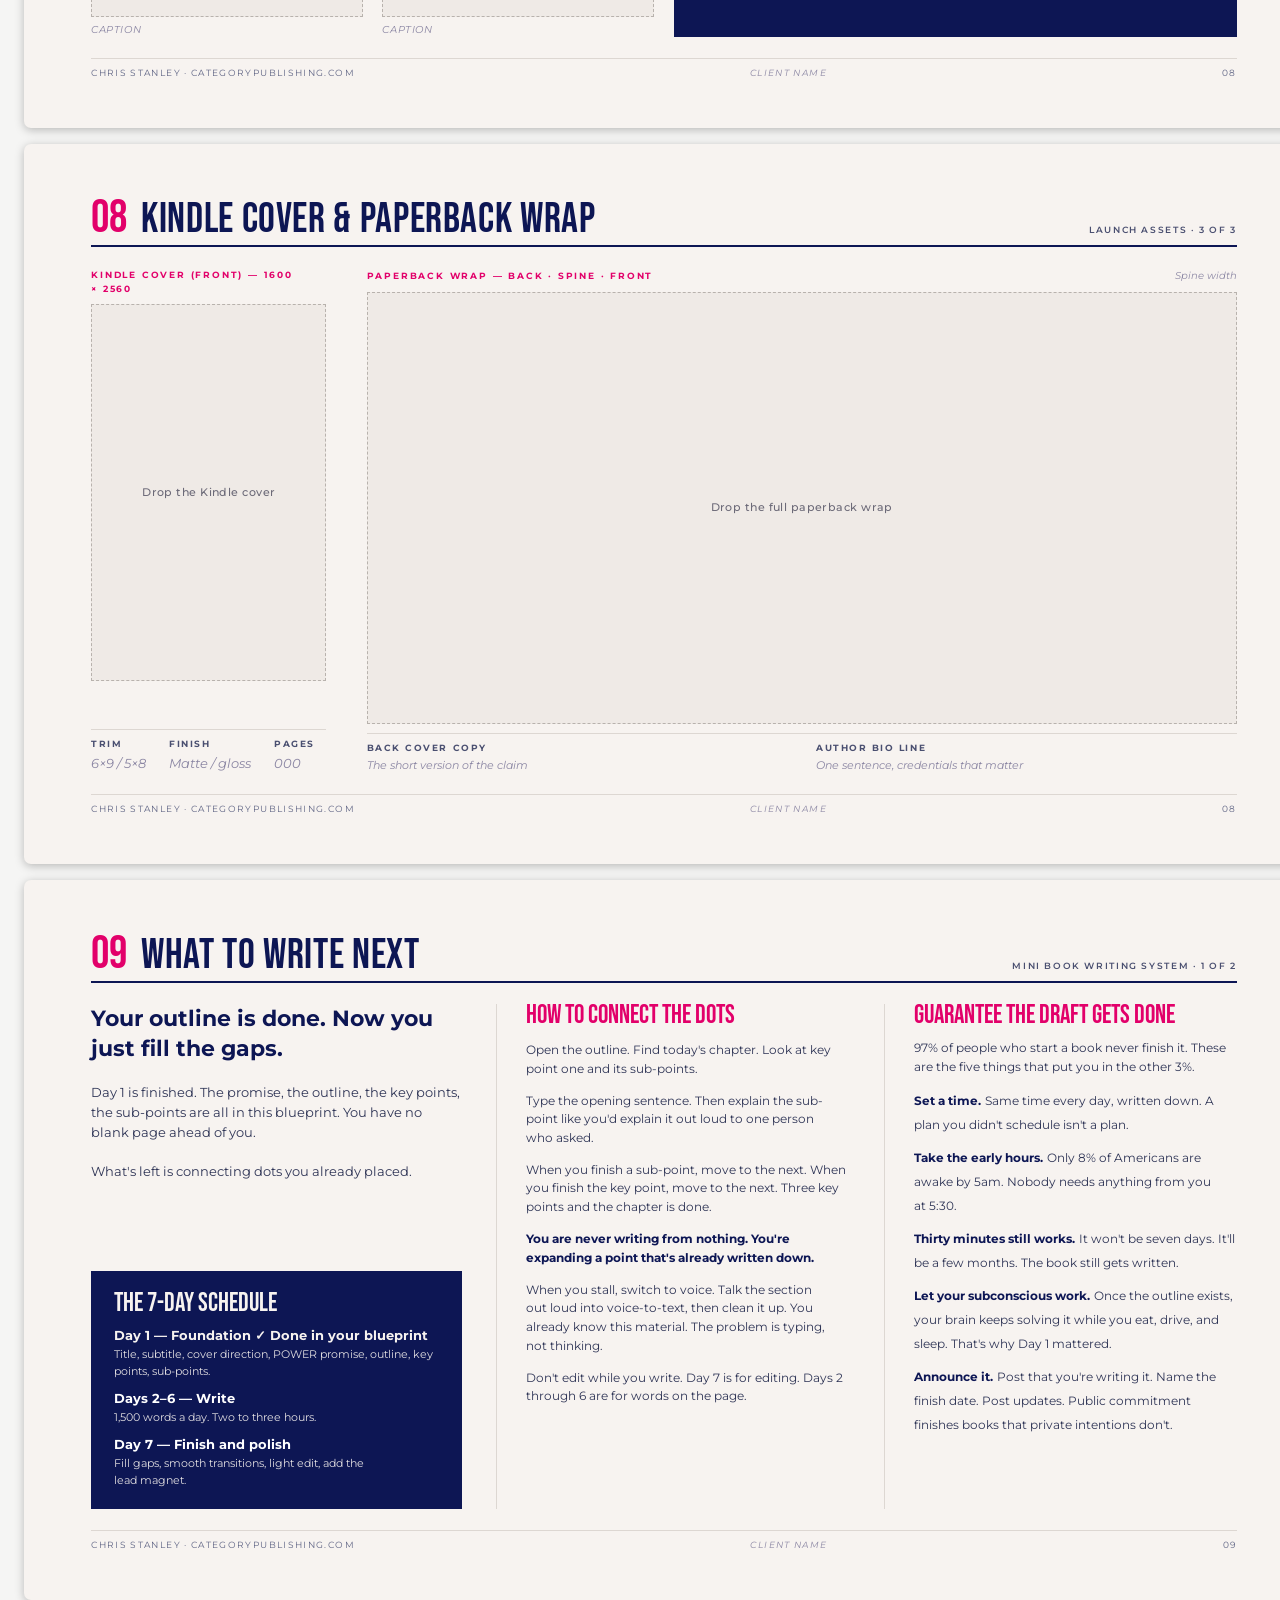
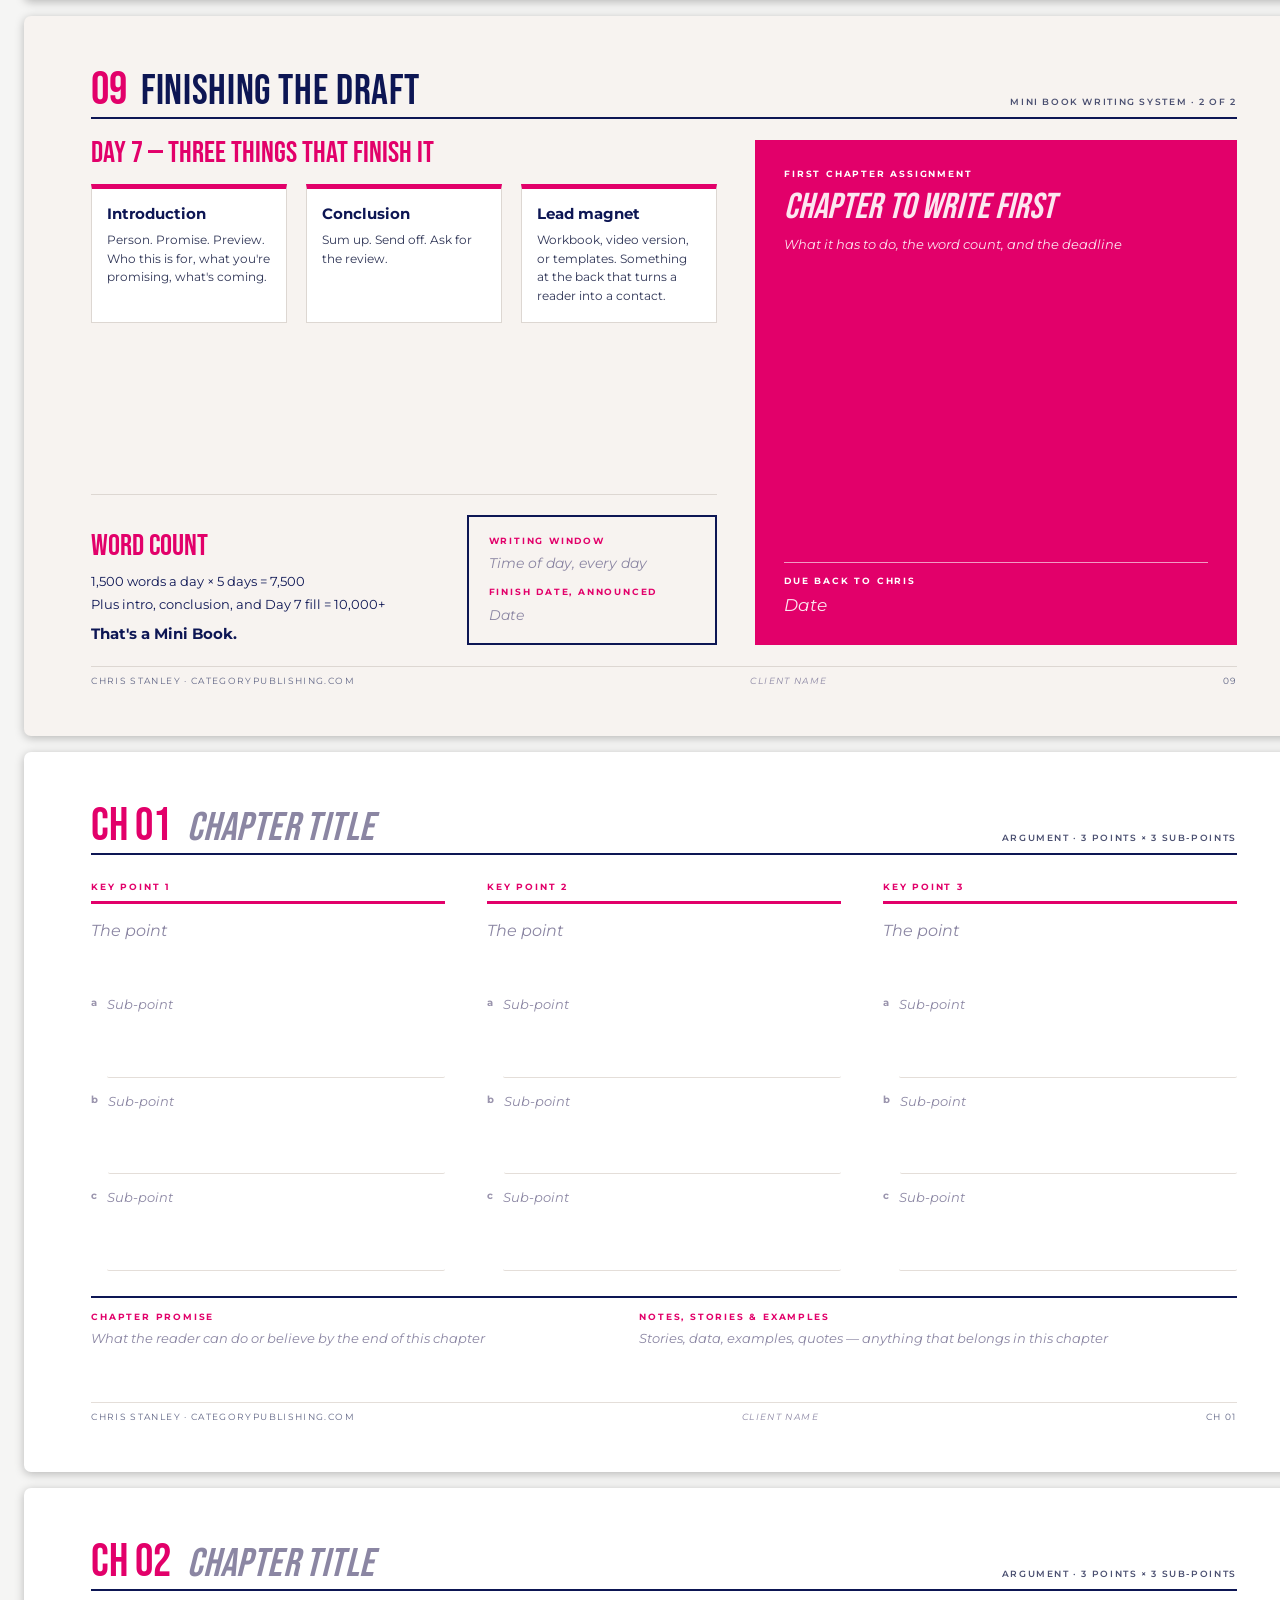
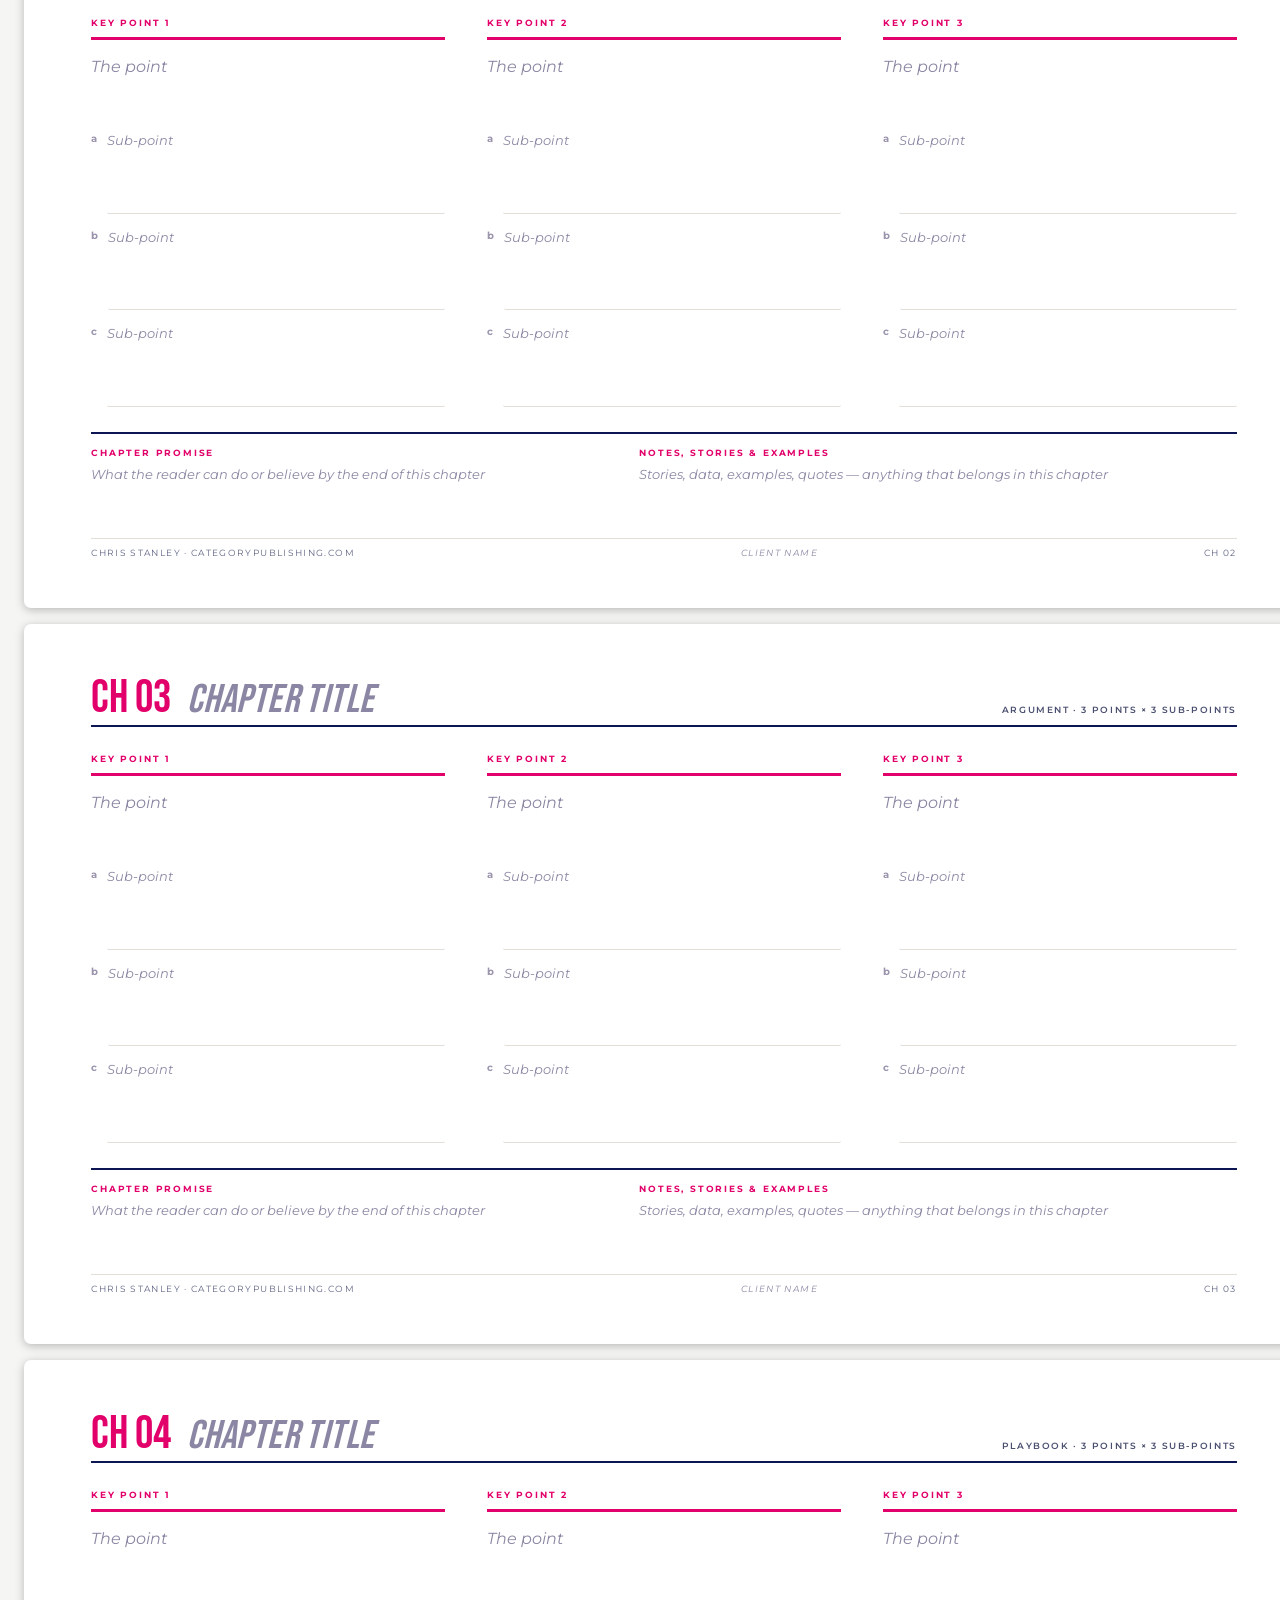
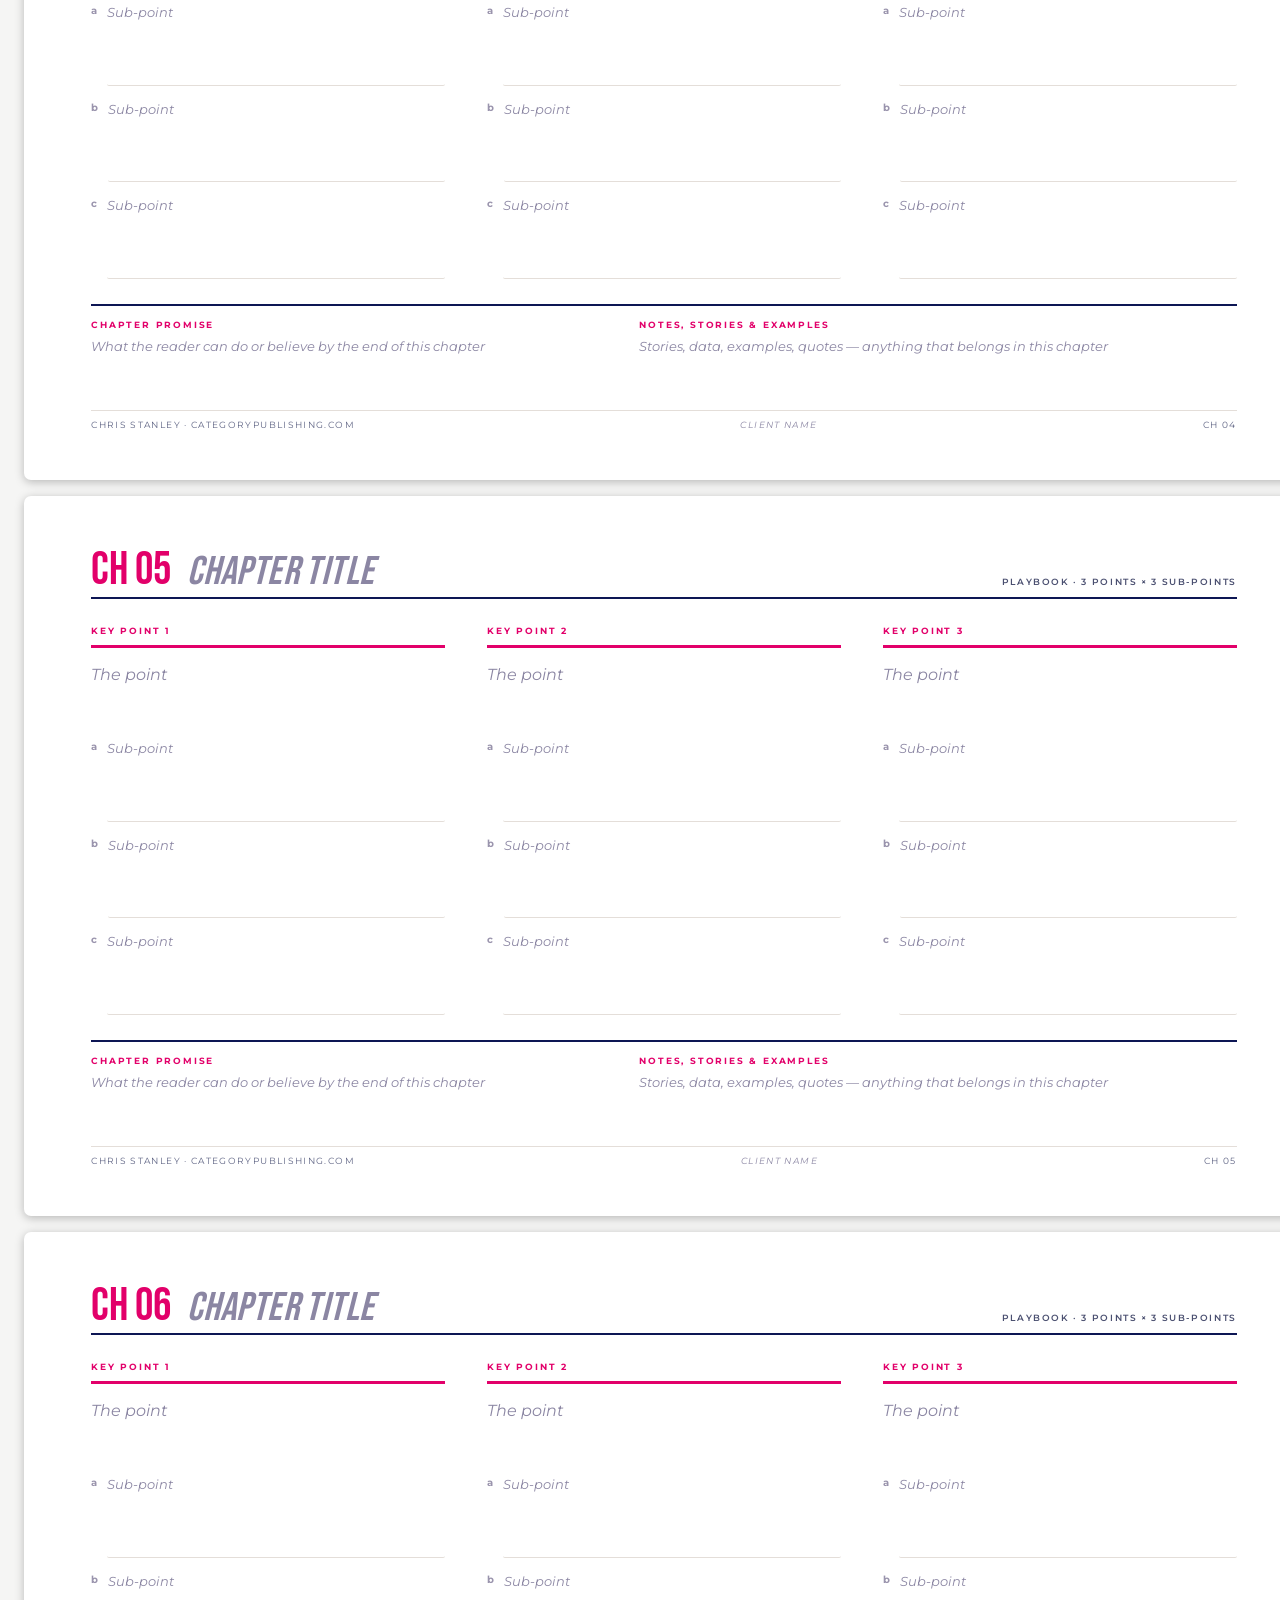
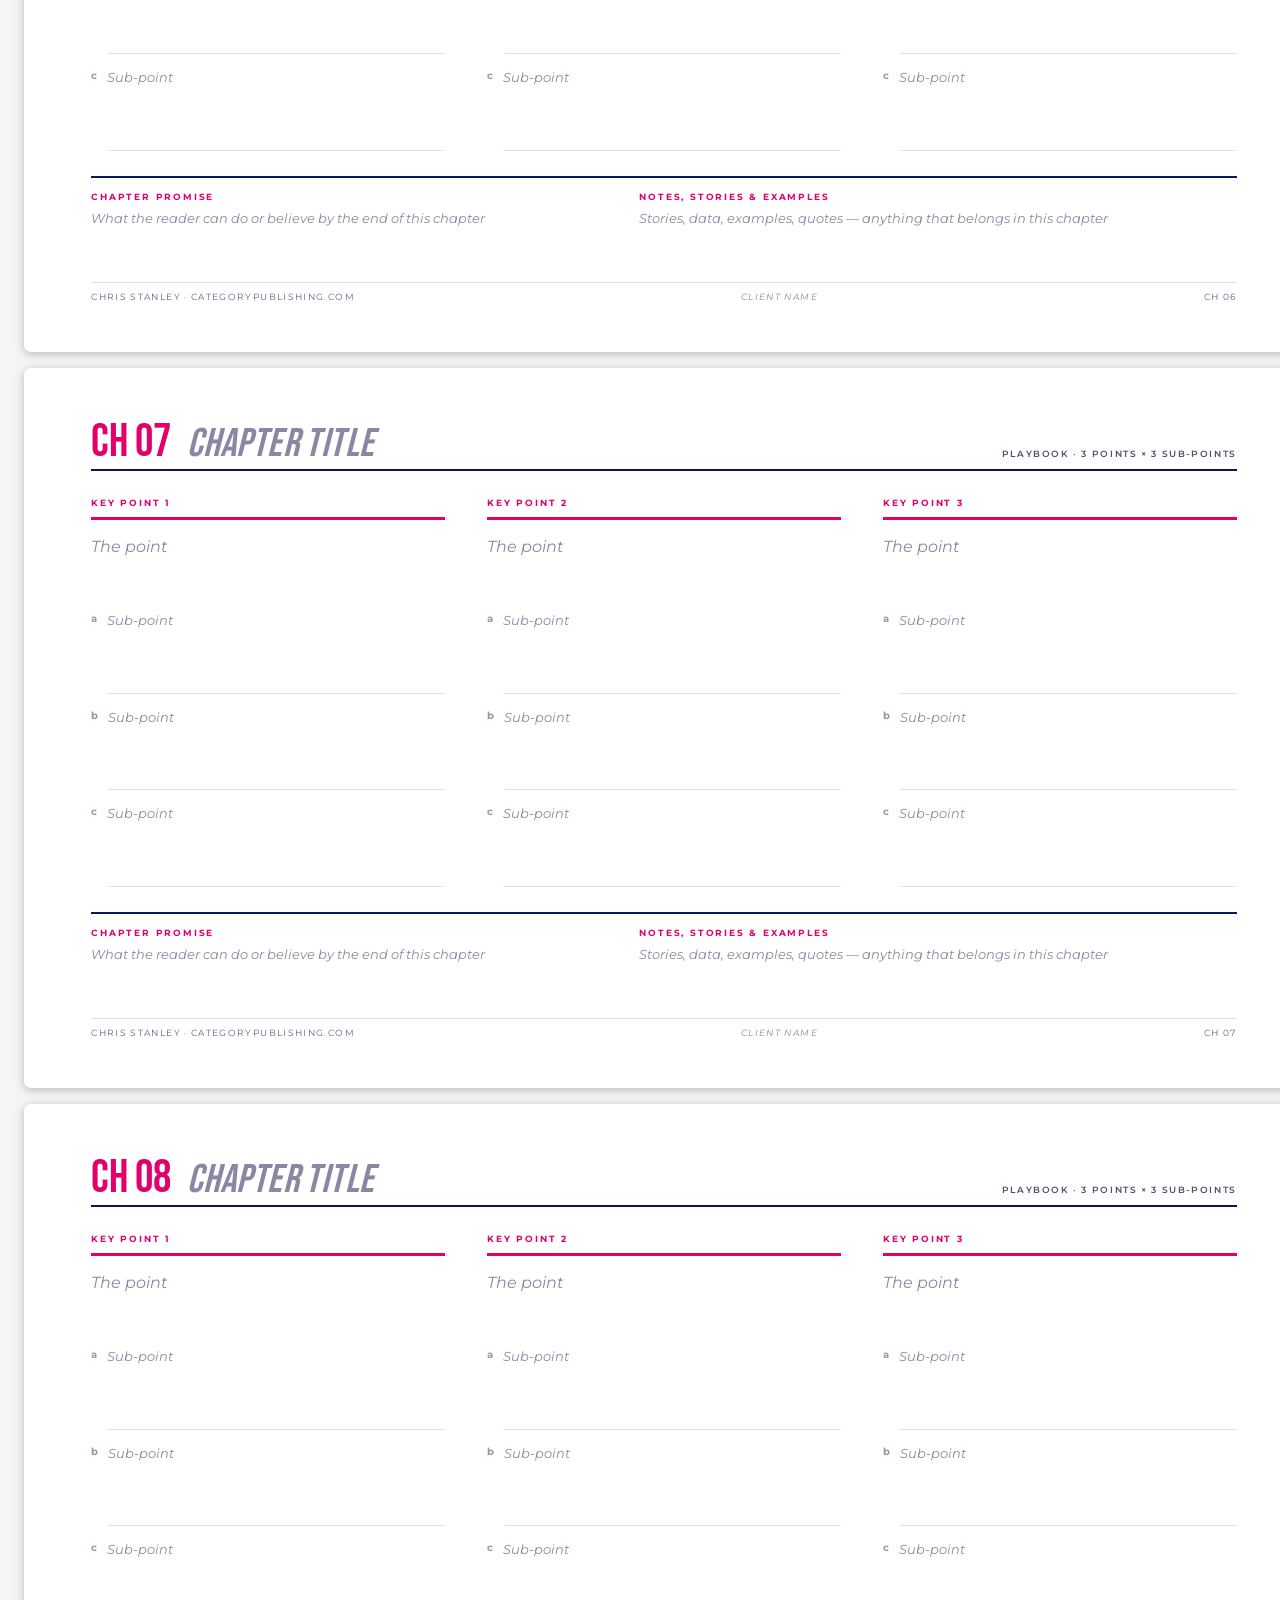
<file: blueprint/category-book-blueprint.html>
<!DOCTYPE html>
<html lang="en">
<head>
<meta charset="utf-8">
<meta name="viewport" content="width=device-width, initial-scale=1">
<title>Category Book Blueprint</title>
<link rel="stylesheet" href="https://fonts.googleapis.com/css2?family=Bebas+Neue&family=Montserrat:ital,wght@0,400;0,500;0,600;0,700;0,800;0,900;1,400;1,600;1,700&family=JetBrains+Mono:wght@400;500&display=swap">
<style>

/* fonts.css */


/* colors.css */
/* ─────────────────────────────────────────────
   Smart Publishing Studio — Color Tokens
   Primary palette: Pink · Electric Blue · Navy
───────────────────────────────────────────── */
:root {
  /* ── Brand Pink / Magenta ── */
  --color-pink-100: #fce8f3;
  --color-pink-200: #f5b8d9;
  --color-pink-300: #ee82be;
  --color-pink-400: #e84ca0;
  --color-pink-500: #e2006a;   /* PRIMARY — logo "Smart", flywheel ring */
  --color-pink-600: #b5004f;
  --color-pink-700: #880038;
  --color-pink-800: #5a0025;

  /* ── Electric Blue ── */
  --color-blue-100: #e8e8fc;
  --color-blue-200: #b8b8f5;
  --color-blue-300: #7878ee;
  --color-blue-400: #4040e4;
  --color-blue-500: #1212cc;   /* PRIMARY — blueprint background */
  --color-blue-600: #0d0da8;
  --color-blue-700: #090980;
  --color-blue-800: #060655;

  /* ── Deep Navy ── */
  --color-navy-100: #d0d4e8;
  --color-navy-200: #9aa4c8;
  --color-navy-300: #5566a4;
  --color-navy-400: #1e3080;
  --color-navy-500: #0d1654;   /* PRIMARY — flywheel bg, logo brushstroke */
  --color-navy-600: #091040;
  --color-navy-700: #060a2c;
  --color-navy-800: #03051a;

  /* ── Accent: Gold/Yellow (Mini Book Marketing, Money) ── */
  --color-yellow-300: #fce96a;
  --color-yellow-400: #f8d820;
  --color-yellow-500: #f5c800;
  --color-yellow-600: #c8a000;
  --color-yellow-700: #8a6e00;

  /* ── Accent: Orange (Mini Book Publishing) ── */
  --color-orange-300: #f5a060;
  --color-orange-400: #f07020;
  --color-orange-500: #e85500;
  --color-orange-600: #b84200;
  --color-orange-700: #7a2c00;

  /* ── Neutrals ── */
  --color-white:     #ffffff;
  --color-cream:     #f7f3f0;   /* logo background off-white */
  --color-gray-100:  #f0ece8;
  --color-gray-200:  #e0dbd6;
  --color-gray-300:  #c4bdb8;
  --color-gray-400:  #9a9490;
  --color-gray-500:  #706a66;
  --color-gray-600:  #4a4542;
  --color-gray-700:  #2e2b28;
  --color-gray-800:  #1a1714;
  --color-black:     #0a0808;

  /* ── Semantic Aliases ── */
  --color-brand-primary:        var(--color-pink-500);
  --color-brand-secondary:      var(--color-blue-500);
  --color-brand-dark:           var(--color-navy-500);

  --color-background:           var(--color-cream);
  --color-surface:              var(--color-white);
  --color-surface-raised:       var(--color-white);
  --color-surface-dark:         var(--color-navy-500);
  --color-surface-electric:     var(--color-blue-500);

  --color-text-primary:         var(--color-gray-800);
  --color-text-secondary:       var(--color-gray-600);
  --color-text-tertiary:        var(--color-gray-400);
  --color-text-on-dark:         var(--color-white);
  --color-text-on-brand:        var(--color-white);
  --color-text-link:            var(--color-pink-500);
  --color-text-link-hover:      var(--color-pink-600);

  --color-border:               var(--color-gray-200);
  --color-border-strong:        var(--color-gray-300);

  --color-interactive:          var(--color-pink-500);
  --color-interactive-hover:    var(--color-pink-600);
  --color-interactive-alt:      var(--color-blue-500);
  --color-interactive-alt-hover: var(--color-blue-600);

  --color-focus-ring:           var(--color-pink-400);
}

/* typography.css */
/* ─────────────────────────────────────────────
   Smart Publishing Studio — Typography Tokens
───────────────────────────────────────────── */
:root {
  /* ── Font Families ──
     Display: Bebas Neue — ultra-bold condensed for book-cover headlines
     Note: Bebas Neue is a nearest Google Fonts match for the original
     cover typeface. Request original font files for exact fidelity.
     Sans: Montserrat — clean geometric, used for subtitles, body, UI
     Mono: JetBrains Mono — code and technical content
  ── */
  --font-display: 'Bebas Neue', 'Anton', Impact, 'Arial Narrow', sans-serif;
  --font-sans:    'Montserrat', 'Helvetica Neue', Arial, sans-serif;
  --font-mono:    'JetBrains Mono', 'Fira Code', 'Courier New', monospace;

  /* ── Display Scale (Bebas Neue — book-cover hero type) ── */
  --text-display-2xl: 7rem;    /* 112px — full-bleed hero */
  --text-display-xl:  5rem;    /* 80px  — section hero */
  --text-display-lg:  3.75rem; /* 60px  — slide title */
  --text-display-md:  2.75rem; /* 44px  — card headline */
  --text-display-sm:  2rem;    /* 32px  — callout text */

  /* ── UI Scale (Montserrat) ── */
  --text-4xl:  2.25rem;   /* 36px */
  --text-3xl:  1.875rem;  /* 30px */
  --text-2xl:  1.5rem;    /* 24px */
  --text-xl:   1.25rem;   /* 20px */
  --text-lg:   1.125rem;  /* 18px */
  --text-md:   1rem;      /* 16px */
  --text-sm:   0.875rem;  /* 14px */
  --text-xs:   0.75rem;   /* 12px */
  --text-2xs:  0.6875rem; /* 11px */

  /* ── Weights ── */
  --weight-regular:   400;
  --weight-medium:    500;
  --weight-semibold:  600;
  --weight-bold:      700;
  --weight-extrabold: 800;
  --weight-black:     900;

  /* ── Line Heights ── */
  --leading-none:     1;
  --leading-tight:    1.1;
  --leading-snug:     1.25;
  --leading-normal:   1.5;
  --leading-relaxed:  1.625;
  --leading-loose:    1.875;

  /* ── Letter Spacing ── */
  --tracking-tight:   -0.02em;
  --tracking-normal:   0em;
  --tracking-wide:     0.05em;
  --tracking-wider:    0.1em;
  --tracking-widest:   0.2em;
  --tracking-subtitle: 0.15em; /* book-cover subtitle style */
  --tracking-caps:     0.08em; /* UI button/label caps */
}

/* spacing.css */
/* ─────────────────────────────────────────────
   Smart Publishing Studio — Spacing Tokens
───────────────────────────────────────────── */
:root {
  /* ── Base Scale (4px grid) ── */
  --space-0:  0px;
  --space-1:  4px;
  --space-2:  8px;
  --space-3:  12px;
  --space-4:  16px;
  --space-5:  20px;
  --space-6:  24px;
  --space-7:  28px;
  --space-8:  32px;
  --space-10: 40px;
  --space-12: 48px;
  --space-14: 56px;
  --space-16: 64px;
  --space-20: 80px;
  --space-24: 96px;
  --space-28: 112px;
  --space-32: 128px;
  --space-40: 160px;
  --space-48: 192px;

  /* ── Semantic: Component Internal ── */
  --space-component-2xs: var(--space-1);   /* 4px  — icon gap, chip padding */
  --space-component-xs:  var(--space-2);   /* 8px  — tight padding */
  --space-component-sm:  var(--space-3);   /* 12px — small button */
  --space-component-md:  var(--space-4);   /* 16px — default padding */
  --space-component-lg:  var(--space-6);   /* 24px — card padding */
  --space-component-xl:  var(--space-8);   /* 32px — large card padding */

  /* ── Semantic: Layout / Section ── */
  --space-layout-xs:  var(--space-8);    /* 32px  — between subsections */
  --space-layout-sm:  var(--space-12);   /* 48px  — between sections */
  --space-layout-md:  var(--space-16);   /* 64px  — major section gap */
  --space-layout-lg:  var(--space-24);   /* 96px  — hero padding */
  --space-layout-xl:  var(--space-32);   /* 128px — full-bleed section */

  /* ── Content Container ── */
  --container-sm:   640px;
  --container-md:   960px;
  --container-lg:  1200px;
  --container-xl:  1440px;
}

/* effects.css */
/* ─────────────────────────────────────────────
   Smart Publishing Studio — Effects Tokens
   Shadows · Radii · Borders · Transitions
───────────────────────────────────────────── */
:root {
  /* ── Border Radius ──
     Brand aesthetic favors sharp, editorial corners.
     Use minimal radii; avoid large "bubbly" rounding.
  ── */
  --radius-none:  0px;
  --radius-xs:    1px;
  --radius-sm:    2px;   /* default — buttons, badges, sharp cards */
  --radius-md:    4px;   /* cards, inputs */
  --radius-lg:    8px;   /* larger cards, modals */
  --radius-xl:    12px;  /* floating panels */
  --radius-2xl:   16px;  /* rare, image containers */
  --radius-full:  9999px; /* pills, avatars */

  /* ── Shadows ── */
  --shadow-none:  none;
  --shadow-xs:    0 1px 2px rgba(0, 0, 0, 0.08);
  --shadow-sm:    0 1px 4px rgba(0, 0, 0, 0.10), 0 1px 2px rgba(0, 0, 0, 0.06);
  --shadow-md:    0 4px 12px rgba(0, 0, 0, 0.12), 0 2px 4px rgba(0, 0, 0, 0.06);
  --shadow-lg:    0 8px 24px rgba(0, 0, 0, 0.14), 0 4px 8px rgba(0, 0, 0, 0.08);
  --shadow-xl:    0 16px 40px rgba(0, 0, 0, 0.18), 0 8px 16px rgba(0, 0, 0, 0.10);
  --shadow-2xl:   0 24px 64px rgba(0, 0, 0, 0.22), 0 12px 24px rgba(0, 0, 0, 0.12);

  /* ── Brand Glow Shadows ── */
  --shadow-glow-pink:  0 0 24px rgba(226, 0, 106, 0.40), 0 0 8px rgba(226, 0, 106, 0.20);
  --shadow-glow-blue:  0 0 24px rgba(18, 18, 204, 0.40), 0 0 8px rgba(18, 18, 204, 0.20);
  --shadow-glow-navy:  0 0 24px rgba(13, 22, 84, 0.50), 0 0 8px rgba(13, 22, 84, 0.25);

  /* ── Book Cover Shadow ── */
  --shadow-cover: 6px 6px 20px rgba(0, 0, 0, 0.55), 3px 3px 8px rgba(0, 0, 0, 0.30);

  /* ── Borders ── */
  --border-width-thin:   1px;
  --border-width-base:   2px;
  --border-width-thick:  3px;
  --border-default:      1px solid var(--color-border);
  --border-strong:       1px solid var(--color-border-strong);
  --border-brand:        2px solid var(--color-pink-500);
  --border-brand-alt:    2px solid var(--color-blue-500);

  /* ── Transitions ── */
  --transition-fast:    100ms ease; /* @kind other */
  --transition-base:    180ms ease; /* @kind other */
  --transition-slow:    300ms ease; /* @kind other */
  --transition-spring:  400ms cubic-bezier(0.34, 1.56, 0.64, 1); /* @kind other */
  --transition-ease-out: 250ms cubic-bezier(0.22, 1, 0.36, 1); /* @kind other */

  /* ── Z-index layers ── */
  --z-below:    -1; /* @kind other */
  --z-base:      0; /* @kind other */
  --z-raised:   10; /* @kind other */
  --z-dropdown: 100; /* @kind other */
  --z-overlay:  200; /* @kind other */
  --z-modal:    300; /* @kind other */
  --z-toast:    400; /* @kind other */
}

/* base.css */
/* ─────────────────────────────────────────────
   Smart Publishing Studio — Base Reset
───────────────────────────────────────────── */
*, *::before, *::after {
  box-sizing: border-box;
}

html {
  font-size: 16px;
  scroll-behavior: smooth;
}

body {
  margin: 0;
  padding: 0;
  font-family: var(--font-sans);
  font-size: var(--text-md);
  line-height: var(--leading-normal);
  color: var(--color-text-primary);
  background-color: var(--color-background);
  -webkit-font-smoothing: antialiased;
  -moz-osx-font-smoothing: grayscale;
  text-wrap: pretty;
}

h1, h2, h3, h4, h5, h6 {
  margin: 0;
  font-family: var(--font-sans);
  font-weight: var(--weight-extrabold);
  line-height: var(--leading-tight);
  color: var(--color-text-primary);
  text-wrap: balance;
}

p {
  margin: 0;
}

a {
  color: var(--color-text-link);
  text-decoration: none;
  transition: color var(--transition-base);
}

a:hover {
  color: var(--color-text-link-hover);
}

img {
  max-width: 100%;
  height: auto;
  display: block;
}

button {
  cursor: pointer;
  font-family: var(--font-sans);
}

ul, ol {
  margin: 0;
  padding: 0;
  list-style: none;
}

:focus-visible {
  outline: 2px solid var(--color-focus-ring);
  outline-offset: 2px;
}


doc-page:not(:defined){visibility:hidden}
[data-k]:empty::before{content:attr(data-ph);color:#8b86a3;font-weight:400;font-style:italic}
[data-ph-light]:empty::before{color:rgba(255,255,255,.9)}
[contenteditable]{outline:none;border-radius:2px}
[contenteditable]:hover{box-shadow:0 0 0 3px rgba(226,0,106,.07)}
[contenteditable]:focus{box-shadow:0 0 0 2px #E2006A}
a{color:#E2006A}a:hover{color:#b30054}
@media print{[contenteditable]:hover,[contenteditable]:focus{box-shadow:none}[data-k]:empty::before{color:#b4afc4}}

html,body{margin:0;padding:0}
</style>
<script src="doc-page.js"></script>
<script src="image-slot.js"></script>
</head>
<body>
<doc-page width="13.333in" height="7.5in">

<section class="page" data-screen-label="Cover" style="position:relative;background:#0D1654;color:#F7F3F0;font-family:var(--font-sans,Montserrat),sans-serif;overflow:hidden;padding:0.7in 0.8in;display:flex;flex-direction:column">
  <div style="position:absolute;right:-2.1in;top:-1.5in;width:7.4in;height:7.4in;border:1.5px solid rgba(226,0,106,.55);border-radius:50%"></div>
  <div style="position:absolute;right:-1.3in;top:-0.7in;width:5.8in;height:5.8in;border:14px solid rgba(226,0,106,.9);border-radius:50%"></div>
  <div style="position:absolute;right:-0.35in;top:0.25in;width:4.2in;height:4.2in;border:1.5px solid rgba(247,243,240,.3);border-radius:50%"></div>
  <div style="position:relative;display:flex;flex-direction:column;height:100%">
    <div style="font-size:10px;letter-spacing:0.34em;text-transform:uppercase;font-weight:700;color:#E2006A">Category Publishing</div>
    <div style="margin-top:auto;max-width:7.2in">
      <div style="font-size:11px;letter-spacing:0.3em;text-transform:uppercase;font-weight:600;color:rgba(247,243,240,.85);margin-bottom:6px">Category</div>
      <div style="font-family:var(--font-display,'Bebas Neue'),sans-serif;font-size:132px;line-height:0.84;letter-spacing:0.005em">BOOK<br>BLUEPRINT</div>
      <div style="width:2.2in;height:6px;background:#E2006A;margin:22px 0 20px"></div>
      <div style="display:flex;gap:0.55in;align-items:flex-start">
        <div>
          <div style="font-size:9px;letter-spacing:0.24em;text-transform:uppercase;font-weight:700;color:#E2006A;margin-bottom:7px">Prepared for</div>
          <div data-k="client" data-ph="Client name" contenteditable="true" style="font-size:25px;font-weight:700;line-height:1.2;min-width:2.6in"></div>
          <div data-k="cover_client_line" data-ph="Their business or expertise, one line" contenteditable="true" style="font-size:12px;font-weight:400;color:rgba(247,243,240,.88);margin-top:5px;max-width:3.2in"></div>
        </div>
        <div>
          <div style="font-size:9px;letter-spacing:0.24em;text-transform:uppercase;font-weight:700;color:#E2006A;margin-bottom:7px">Prepared by</div>
          <div style="font-size:25px;font-weight:700;line-height:1.2">Chris Stanley</div>
          <div data-k="cover_date" data-ph="Month DD, YYYY" contenteditable="true" style="font-size:12px;font-weight:400;color:rgba(247,243,240,.88);margin-top:5px"></div>
        </div>
      </div>
    </div>
    <div style="margin-top:auto;padding-top:0.4in;font-size:9px;letter-spacing:0.2em;text-transform:uppercase;color:rgba(247,243,240,.7)">CategoryPublishing.com</div>
  </div>
  <div style="position:absolute;right:0.8in;bottom:0.66in;width:1.05in;height:1.05in;border-radius:50%;overflow:hidden;border:1px solid rgba(247,243,240,.35)"><image-slot id="cbb-client-mark" shape="rect" placeholder="Logo / headshot"></image-slot></div>
</section>

<section class="page" data-screen-label="01 The Claim" style="position:relative;background:#F7F3F0;color:#0D1654;font-family:var(--font-sans,Montserrat),sans-serif;padding:0.6in 0.7in 0.5in;display:flex;flex-direction:column;gap:0.26in">
  <div style="display:flex;align-items:flex-end;justify-content:space-between;border-bottom:2px solid #0D1654;padding-bottom:9px">
    <div style="display:flex;align-items:baseline;gap:14px"><span style="font-family:var(--font-display,'Bebas Neue'),sans-serif;font-size:46px;line-height:0.75;color:#E2006A">01</span><span style="font-family:var(--font-display,'Bebas Neue'),sans-serif;font-size:42px;line-height:0.75;letter-spacing:0.015em">THE CLAIM</span></div>
    <div style="font-size:9px;letter-spacing:0.18em;text-transform:uppercase;font-weight:600;color:#4a4f70">Everything else derives from this page</div>
  </div>
  <div style="display:grid;grid-template-columns:1.15fr 1fr;gap:0.34in">
    <div style="display:flex;flex-direction:column;gap:0.2in">
      <div>
        <div style="font-size:9px;letter-spacing:0.2em;text-transform:uppercase;font-weight:700;color:#E2006A;margin-bottom:6px">The category name</div>
        <div data-k="claim_category" data-ph="Name the category" contenteditable="true" style="font-family:var(--font-display,'Bebas Neue'),sans-serif;font-size:56px;line-height:0.94;letter-spacing:0.01em"></div>
      </div>
      <div style="border-left:4px solid #0D1654;padding-left:14px">
        <div style="font-size:9px;letter-spacing:0.2em;text-transform:uppercase;font-weight:700;color:#E2006A;margin-bottom:5px">The enemy</div>
        <div data-k="claim_enemy" data-ph="The belief the reader has to fight — not a competitor" contenteditable="true" style="font-size:14px;line-height:1.5;font-weight:500"></div>
      </div>
      <div style="border-left:4px solid #0D1654;padding-left:14px">
        <div style="font-size:9px;letter-spacing:0.2em;text-transform:uppercase;font-weight:700;color:#E2006A;margin-bottom:5px">The belief being changed</div>
        <div data-k="claim_belief" data-ph="From what they believe now → to what they believe after" contenteditable="true" style="font-size:14px;line-height:1.5;font-weight:500"></div>
      </div>
    </div>
    <div style="background:#0D1654;color:#F7F3F0;padding:0.34in 0.32in;display:flex;flex-direction:column">
      <div style="font-size:9px;letter-spacing:0.2em;text-transform:uppercase;font-weight:700;color:#E2006A;margin-bottom:12px">Remembered five years out</div>
      <div data-k="claim_sentence" data-ph-light="1" data-ph="One sentence. The line you want repeated back to you." contenteditable="true" style="font-size:26px;line-height:1.3;font-weight:700;text-wrap:pretty"></div>
      <div style="margin-top:auto;padding-top:0.24in;border-top:1px solid rgba(247,243,240,.3);font-size:11px;line-height:1.5;color:rgba(247,243,240,.9)">
        <span style="font-weight:700;color:#F7F3F0">Why this one:</span> <span data-k="claim_why" data-ph-light="1" data-ph="What makes this sentence defensible" contenteditable="true"></span>
      </div>
    </div>
  </div>
  <div style="margin-top:auto;display:flex;justify-content:space-between;font-size:8.5px;letter-spacing:0.16em;text-transform:uppercase;color:#5f6484;border-top:1px solid #ddd7d2;padding-top:8px"><span>Chris Stanley · CategoryPublishing.com</span><span data-k="client" data-ph="Client name" contenteditable="true" style="color:#4a4f70;font-weight:600"></span><span>01</span></div>
</section>

<section class="page" data-screen-label="02 The Framework" style="position:relative;background:#F7F3F0;color:#0D1654;font-family:var(--font-sans,Montserrat),sans-serif;padding:0.6in 0.7in 0.5in;display:flex;flex-direction:column;gap:0.22in">
  <div style="display:flex;align-items:flex-end;justify-content:space-between;border-bottom:2px solid #0D1654;padding-bottom:9px">
    <div style="display:flex;align-items:baseline;gap:14px"><span style="font-family:var(--font-display,'Bebas Neue'),sans-serif;font-size:46px;line-height:0.75;color:#E2006A">02</span><span style="font-family:var(--font-display,'Bebas Neue'),sans-serif;font-size:42px;line-height:0.75;letter-spacing:0.015em">THE FRAMEWORK</span></div>
    <div style="font-size:9px;letter-spacing:0.18em;text-transform:uppercase;font-weight:600;color:#4a4f70">The named mechanism · up to ten parts</div>
  </div>
  <div style="display:flex;align-items:baseline;gap:18px">
    <div data-k="fw_name" data-ph="Name the mechanism" contenteditable="true" style="font-family:var(--font-display,'Bebas Neue'),sans-serif;font-size:50px;line-height:0.9"></div>
    <div data-k="fw_line" data-ph="What it does, in one line" contenteditable="true" style="font-size:13px;line-height:1.5;font-weight:500;color:#2f3556;flex:1"></div>
  </div>
  <div style="display:grid;grid-template-columns:repeat(5,1fr);grid-template-rows:1fr 1fr;gap:0.16in;flex:1;min-height:0">
    <div style="background:#fff;border:1px solid #ddd7d2;border-top:5px solid #E2006A;padding:12px 12px;display:flex;flex-direction:column;gap:6px;min-height:0"><div style="font-family:var(--font-display,'Bebas Neue'),sans-serif;font-size:26px;line-height:0.8;color:#E2006A">01</div><div data-k="fw_p1_name" data-ph="Part one" contenteditable="true" style="font-size:14px;font-weight:700;line-height:1.25"></div><div data-k="fw_p1_desc" data-ph="What happens here" contenteditable="true" style="font-size:10.5px;line-height:1.45;color:#2f3556"></div></div>
    <div style="background:#fff;border:1px solid #ddd7d2;border-top:5px solid #E2006A;padding:12px 12px;display:flex;flex-direction:column;gap:6px;min-height:0"><div style="font-family:var(--font-display,'Bebas Neue'),sans-serif;font-size:26px;line-height:0.8;color:#E2006A">02</div><div data-k="fw_p2_name" data-ph="Part two" contenteditable="true" style="font-size:14px;font-weight:700;line-height:1.25"></div><div data-k="fw_p2_desc" data-ph="What happens here" contenteditable="true" style="font-size:10.5px;line-height:1.45;color:#2f3556"></div></div>
    <div style="background:#fff;border:1px solid #ddd7d2;border-top:5px solid #E2006A;padding:12px 12px;display:flex;flex-direction:column;gap:6px;min-height:0"><div style="font-family:var(--font-display,'Bebas Neue'),sans-serif;font-size:26px;line-height:0.8;color:#E2006A">03</div><div data-k="fw_p3_name" data-ph="Part three" contenteditable="true" style="font-size:14px;font-weight:700;line-height:1.25"></div><div data-k="fw_p3_desc" data-ph="What happens here" contenteditable="true" style="font-size:10.5px;line-height:1.45;color:#2f3556"></div></div>
    <div style="background:#fff;border:1px solid #ddd7d2;border-top:5px solid #E2006A;padding:12px 12px;display:flex;flex-direction:column;gap:6px;min-height:0"><div style="font-family:var(--font-display,'Bebas Neue'),sans-serif;font-size:26px;line-height:0.8;color:#E2006A">04</div><div data-k="fw_p4_name" data-ph="Part four" contenteditable="true" style="font-size:14px;font-weight:700;line-height:1.25"></div><div data-k="fw_p4_desc" data-ph="What happens here" contenteditable="true" style="font-size:10.5px;line-height:1.45;color:#2f3556"></div></div>
    <div style="background:#fff;border:1px solid #ddd7d2;border-top:5px solid #E2006A;padding:12px 12px;display:flex;flex-direction:column;gap:6px;min-height:0"><div style="font-family:var(--font-display,'Bebas Neue'),sans-serif;font-size:26px;line-height:0.8;color:#E2006A">05</div><div data-k="fw_p5_name" data-ph="Part five" contenteditable="true" style="font-size:14px;font-weight:700;line-height:1.25"></div><div data-k="fw_p5_desc" data-ph="What happens here" contenteditable="true" style="font-size:10.5px;line-height:1.45;color:#2f3556"></div></div>
    <div style="background:#fff;border:1px solid #ddd7d2;border-top:5px solid #b8b3c4;padding:12px 12px;display:flex;flex-direction:column;gap:6px;min-height:0"><div style="font-family:var(--font-display,'Bebas Neue'),sans-serif;font-size:26px;line-height:0.8;color:#9a94ad">06</div><div data-k="fw_p6_name" data-ph="Part six" contenteditable="true" style="font-size:14px;font-weight:700;line-height:1.25"></div><div data-k="fw_p6_desc" data-ph="What happens here" contenteditable="true" style="font-size:10.5px;line-height:1.45;color:#2f3556"></div></div>
    <div style="background:#fff;border:1px solid #ddd7d2;border-top:5px solid #b8b3c4;padding:12px 12px;display:flex;flex-direction:column;gap:6px;min-height:0"><div style="font-family:var(--font-display,'Bebas Neue'),sans-serif;font-size:26px;line-height:0.8;color:#9a94ad">07</div><div data-k="fw_p7_name" data-ph="Part seven" contenteditable="true" style="font-size:14px;font-weight:700;line-height:1.25"></div><div data-k="fw_p7_desc" data-ph="What happens here" contenteditable="true" style="font-size:10.5px;line-height:1.45;color:#2f3556"></div></div>
    <div style="background:#fff;border:1px solid #ddd7d2;border-top:5px solid #b8b3c4;padding:12px 12px;display:flex;flex-direction:column;gap:6px;min-height:0"><div style="font-family:var(--font-display,'Bebas Neue'),sans-serif;font-size:26px;line-height:0.8;color:#9a94ad">08</div><div data-k="fw_p8_name" data-ph="Part eight" contenteditable="true" style="font-size:14px;font-weight:700;line-height:1.25"></div><div data-k="fw_p8_desc" data-ph="What happens here" contenteditable="true" style="font-size:10.5px;line-height:1.45;color:#2f3556"></div></div>
    <div style="background:#fff;border:1px solid #ddd7d2;border-top:5px solid #b8b3c4;padding:12px 12px;display:flex;flex-direction:column;gap:6px;min-height:0"><div style="font-family:var(--font-display,'Bebas Neue'),sans-serif;font-size:26px;line-height:0.8;color:#9a94ad">09</div><div data-k="fw_p9_name" data-ph="Part nine" contenteditable="true" style="font-size:14px;font-weight:700;line-height:1.25"></div><div data-k="fw_p9_desc" data-ph="What happens here" contenteditable="true" style="font-size:10.5px;line-height:1.45;color:#2f3556"></div></div>
    <div style="background:#fff;border:1px solid #ddd7d2;border-top:5px solid #b8b3c4;padding:12px 12px;display:flex;flex-direction:column;gap:6px;min-height:0"><div style="font-family:var(--font-display,'Bebas Neue'),sans-serif;font-size:26px;line-height:0.8;color:#9a94ad">10</div><div data-k="fw_p10_name" data-ph="Part ten" contenteditable="true" style="font-size:14px;font-weight:700;line-height:1.25"></div><div data-k="fw_p10_desc" data-ph="What happens here" contenteditable="true" style="font-size:10.5px;line-height:1.45;color:#2f3556"></div></div>
  </div>
  <div style="display:flex;justify-content:space-between;font-size:8.5px;letter-spacing:0.16em;text-transform:uppercase;color:#5f6484;border-top:1px solid #ddd7d2;padding-top:8px"><span>Chris Stanley · CategoryPublishing.com</span><span data-k="client" data-ph="Client name" contenteditable="true" style="color:#4a4f70;font-weight:600"></span><span>02</span></div>
</section>

<section class="page" data-screen-label="02 Framework Continued" style="position:relative;background:#F7F3F0;color:#0D1654;font-family:var(--font-sans,Montserrat),sans-serif;padding:0.6in 0.7in 0.5in;display:flex;flex-direction:column;gap:0.22in">
  <div style="display:flex;align-items:flex-end;justify-content:space-between;border-bottom:2px solid #0D1654;padding-bottom:9px">
    <div style="display:flex;align-items:baseline;gap:14px"><span style="font-family:var(--font-display,'Bebas Neue'),sans-serif;font-size:46px;line-height:0.75;color:#E2006A">02</span><span style="font-family:var(--font-display,'Bebas Neue'),sans-serif;font-size:42px;line-height:0.75;letter-spacing:0.015em">FRAMEWORK CONTINUED</span></div>
    <div style="font-size:9px;letter-spacing:0.18em;text-transform:uppercase;font-weight:600;color:#4a4f70">Diagram &amp; logic</div>
  </div>
  <div style="display:grid;grid-template-columns:1fr 3.6in;gap:0.34in;flex:1;min-height:0">
    <div style="display:flex;flex-direction:column;gap:8px;min-height:0">
      <div style="font-size:9px;letter-spacing:0.2em;text-transform:uppercase;font-weight:700;color:#E2006A">Finished diagram</div>
      <div style="flex:1;min-height:0"><image-slot id="cbb-framework-diagram" shape="rect" fit="contain" placeholder="Drop the finished diagram"></image-slot></div>
    </div>
    <div style="display:flex;flex-direction:column;gap:0.18in;min-height:0">
      <div><div style="font-size:9px;letter-spacing:0.2em;text-transform:uppercase;font-weight:700;color:#E2006A;margin-bottom:5px">Why this order</div><div data-k="fw_order" data-ph="Why the parts run in this sequence and not another" contenteditable="true" style="font-size:12.5px;line-height:1.55;font-weight:500"></div></div>
      <div><div style="font-size:9px;letter-spacing:0.2em;text-transform:uppercase;font-weight:700;color:#E2006A;margin-bottom:5px">What breaks without it</div><div data-k="fw_break" data-ph="The failure the framework prevents" contenteditable="true" style="font-size:12.5px;line-height:1.55;font-weight:500"></div></div>
      <div><div style="font-size:9px;letter-spacing:0.2em;text-transform:uppercase;font-weight:700;color:#E2006A;margin-bottom:5px">Where the reader enters</div><div data-k="fw_entry" data-ph="The part most readers start at" contenteditable="true" style="font-size:12.5px;line-height:1.55;font-weight:500"></div></div>
      <div style="margin-top:auto;background:#0D1654;color:#F7F3F0;padding:0.2in 0.24in">
        <div style="font-size:9px;letter-spacing:0.2em;text-transform:uppercase;font-weight:700;color:#E2006A;margin-bottom:7px">The framework in one sentence</div>
        <div data-k="fw_sentence" data-ph-light="1" data-ph="How they'll describe it on a podcast" contenteditable="true" style="font-size:15px;line-height:1.4;font-weight:600"></div>
      </div>
    </div>
  </div>
  <div style="display:flex;justify-content:space-between;font-size:8.5px;letter-spacing:0.16em;text-transform:uppercase;color:#5f6484;border-top:1px solid #ddd7d2;padding-top:8px"><span>Chris Stanley · CategoryPublishing.com</span><span data-k="client" data-ph="Client name" contenteditable="true" style="color:#4a4f70;font-weight:600"></span><span>02</span></div>
</section>

<section class="page" data-screen-label="03 Title and Cover" style="position:relative;background:#F7F3F0;color:#0D1654;font-family:var(--font-sans,Montserrat),sans-serif;padding:0.6in 0.7in 0.5in;display:flex;flex-direction:column;gap:0.22in">
  <div style="display:flex;align-items:flex-end;justify-content:space-between;border-bottom:2px solid #0D1654;padding-bottom:9px">
    <div style="display:flex;align-items:baseline;gap:14px"><span style="font-family:var(--font-display,'Bebas Neue'),sans-serif;font-size:46px;line-height:0.75;color:#E2006A">03</span><span style="font-family:var(--font-display,'Bebas Neue'),sans-serif;font-size:42px;line-height:0.75;letter-spacing:0.015em">TITLE &amp; COVER</span></div>
    <div style="font-size:9px;letter-spacing:0.18em;text-transform:uppercase;font-weight:600;color:#4a4f70">Options with reasoning</div>
  </div>
  <div style="display:grid;grid-template-columns:1fr 4.5in;gap:0.34in;flex:1;min-height:0">
    <div style="display:flex;flex-direction:column;gap:0.16in;min-height:0">
      <div style="display:flex;flex-direction:column;gap:10px">
        <div style="display:flex;gap:12px;align-items:baseline;border-bottom:1px solid #ddd7d2;padding-bottom:9px"><span style="font-family:var(--font-display,'Bebas Neue'),sans-serif;font-size:24px;line-height:0.8;color:#E2006A;width:22px">A</span><div style="flex:1"><div data-k="title_a" data-ph="Title option A" contenteditable="true" style="font-size:19px;font-weight:700;line-height:1.2"></div><div data-k="title_a_why" data-ph="Why it works" contenteditable="true" style="font-size:11px;line-height:1.5;color:#2f3556;margin-top:3px"></div></div></div>
        <div style="display:flex;gap:12px;align-items:baseline;border-bottom:1px solid #ddd7d2;padding-bottom:9px"><span style="font-family:var(--font-display,'Bebas Neue'),sans-serif;font-size:24px;line-height:0.8;color:#E2006A;width:22px">B</span><div style="flex:1"><div data-k="title_b" data-ph="Title option B" contenteditable="true" style="font-size:19px;font-weight:700;line-height:1.2"></div><div data-k="title_b_why" data-ph="Why it works" contenteditable="true" style="font-size:11px;line-height:1.5;color:#2f3556;margin-top:3px"></div></div></div>
        <div style="display:flex;gap:12px;align-items:baseline;border-bottom:1px solid #ddd7d2;padding-bottom:9px"><span style="font-family:var(--font-display,'Bebas Neue'),sans-serif;font-size:24px;line-height:0.8;color:#E2006A;width:22px">C</span><div style="flex:1"><div data-k="title_c" data-ph="Title option C" contenteditable="true" style="font-size:19px;font-weight:700;line-height:1.2"></div><div data-k="title_c_why" data-ph="Why it works" contenteditable="true" style="font-size:11px;line-height:1.5;color:#2f3556;margin-top:3px"></div></div></div>
        <div style="display:flex;gap:12px;align-items:baseline;border-bottom:1px solid #ddd7d2;padding-bottom:9px"><span style="font-family:var(--font-display,'Bebas Neue'),sans-serif;font-size:24px;line-height:0.8;color:#E2006A;width:22px">D</span><div style="flex:1"><div data-k="title_d" data-ph="Title option D (optional)" contenteditable="true" style="font-size:19px;font-weight:700;line-height:1.2"></div><div data-k="title_d_why" data-ph="Why it works" contenteditable="true" style="font-size:11px;line-height:1.5;color:#2f3556;margin-top:3px"></div></div></div>
      </div>
      <div style="margin-top:auto;background:#0D1654;color:#F7F3F0;padding:0.2in 0.24in">
        <div style="font-size:9px;letter-spacing:0.2em;text-transform:uppercase;font-weight:700;color:#E2006A;margin-bottom:7px">Subtitle — the elevator pitch</div>
        <div data-k="subtitle" data-ph-light="1" data-ph="Who it's for, what changes, how fast" contenteditable="true" style="font-size:17px;font-weight:600;line-height:1.35"></div>
      </div>
    </div>
    <div style="display:grid;grid-template-columns:1fr 1fr;gap:0.26in;align-content:start">
      <div style="display:flex;flex-direction:column;gap:8px">
        <div style="font-size:9px;letter-spacing:0.2em;text-transform:uppercase;font-weight:700;color:#E2006A">Direction one</div>
        <div style="width:100%;aspect-ratio:1600/2560;position:relative"><image-slot id="cbb-cover-dir-1" shape="rect" placeholder="Drop cover direction 1"></image-slot></div>
        <div data-k="cover_dir_1" data-ph="The idea" contenteditable="true" style="font-size:11px;line-height:1.4;color:#2f3556"></div>
      </div>
      <div style="display:flex;flex-direction:column;gap:8px">
        <div style="font-size:9px;letter-spacing:0.2em;text-transform:uppercase;font-weight:700;color:#E2006A">Direction two</div>
        <div style="width:100%;aspect-ratio:1600/2560;position:relative"><image-slot id="cbb-cover-dir-2" shape="rect" placeholder="Drop cover direction 2"></image-slot></div>
        <div data-k="cover_dir_2" data-ph="The idea" contenteditable="true" style="font-size:11px;line-height:1.4;color:#2f3556"></div>
      </div>
    </div>
  </div>
  <div style="display:flex;justify-content:space-between;font-size:8.5px;letter-spacing:0.16em;text-transform:uppercase;color:#5f6484;border-top:1px solid #ddd7d2;padding-top:8px"><span>Chris Stanley · CategoryPublishing.com</span><span data-k="client" data-ph="Client name" contenteditable="true" style="color:#4a4f70;font-weight:600"></span><span>03</span></div>
</section>

<section class="page" data-screen-label="04 The Outline" style="position:relative;background:#F7F3F0;color:#0D1654;font-family:var(--font-sans,Montserrat),sans-serif;padding:0.6in 0.7in 0.5in;display:flex;flex-direction:column;gap:0.18in">
  <div style="display:flex;align-items:flex-end;justify-content:space-between;border-bottom:2px solid #0D1654;padding-bottom:9px">
    <div style="display:flex;align-items:baseline;gap:14px"><span style="font-family:var(--font-display,'Bebas Neue'),sans-serif;font-size:46px;line-height:0.75;color:#E2006A">04</span><span style="font-family:var(--font-display,'Bebas Neue'),sans-serif;font-size:42px;line-height:0.75;letter-spacing:0.015em">THE OUTLINE</span></div>
    <div style="font-size:9px;letter-spacing:0.18em;text-transform:uppercase;font-weight:600;color:#4a4f70">Intro · Argument · Playbook · Conclusion</div>
  </div>
  <div style="display:flex;gap:14px;align-items:baseline;background:#fff;border:1px solid #ddd7d2;padding:9px 12px">
    <span style="font-size:9px;letter-spacing:0.2em;text-transform:uppercase;font-weight:700;color:#E2006A;white-space:nowrap">Introduction</span>
    <div data-k="outline_intro" data-ph="The hook — person, promise, preview" contenteditable="true" style="font-size:12px;line-height:1.4;flex:1"></div>
  </div>
  <div style="display:grid;grid-template-columns:1fr 1.35fr;gap:0.34in;flex:1;min-height:0">
    <div style="display:flex;flex-direction:column;gap:10px;min-height:0">
      <div style="display:flex;align-items:baseline;gap:10px;border-bottom:3px solid #E2006A;padding-bottom:6px"><span style="font-size:9px;letter-spacing:0.2em;text-transform:uppercase;font-weight:700;color:#E2006A">Part one</span><span style="font-family:var(--font-display,'Bebas Neue'),sans-serif;font-size:28px;line-height:0.8">THE ARGUMENT</span></div>
      <div data-k="outline_arg_note" data-ph="What this half has to prove" contenteditable="true" style="font-size:11.5px;line-height:1.5;color:#2f3556;font-style:italic;min-height:0.3in"></div>
      <div style="display:flex;flex-direction:column;justify-content:space-between;flex:1;min-height:0;gap:0.18in">
        <div style="display:flex;gap:11px;align-items:baseline"><span style="font-family:var(--font-display,'Bebas Neue'),sans-serif;font-size:22px;color:#9a94ad;width:20px">1</span><div style="flex:1"><div data-k="ch1" data-ph="Chapter title" contenteditable="true" style="font-size:14px;font-weight:700;line-height:1.3"></div><div data-k="ch1_note" data-ph="The claim it lands" contenteditable="true" style="font-size:11.5px;line-height:1.6;color:#2f3556;min-height:0.42in;border-bottom:1px solid #e4ded9;padding-bottom:6px"></div></div></div>
        <div style="display:flex;gap:11px;align-items:baseline"><span style="font-family:var(--font-display,'Bebas Neue'),sans-serif;font-size:22px;color:#9a94ad;width:20px">2</span><div style="flex:1"><div data-k="ch2" data-ph="Chapter title" contenteditable="true" style="font-size:14px;font-weight:700;line-height:1.3"></div><div data-k="ch2_note" data-ph="The claim it lands" contenteditable="true" style="font-size:11.5px;line-height:1.6;color:#2f3556;min-height:0.42in;border-bottom:1px solid #e4ded9;padding-bottom:6px"></div></div></div>
        <div style="display:flex;gap:11px;align-items:baseline"><span style="font-family:var(--font-display,'Bebas Neue'),sans-serif;font-size:22px;color:#9a94ad;width:20px">3</span><div style="flex:1"><div data-k="ch3" data-ph="Chapter title" contenteditable="true" style="font-size:14px;font-weight:700;line-height:1.3"></div><div data-k="ch3_note" data-ph="The claim it lands" contenteditable="true" style="font-size:11.5px;line-height:1.6;color:#2f3556;min-height:0.42in;border-bottom:1px solid #e4ded9;padding-bottom:6px"></div></div></div>
      </div>
    </div>
    <div style="display:flex;flex-direction:column;gap:10px;min-height:0">
      <div style="display:flex;align-items:baseline;gap:10px;border-bottom:3px solid #0D1654;padding-bottom:6px"><span style="font-size:9px;letter-spacing:0.2em;text-transform:uppercase;font-weight:700;color:#0D1654">Part two</span><span style="font-family:var(--font-display,'Bebas Neue'),sans-serif;font-size:28px;line-height:0.8">THE PLAYBOOK</span><span style="font-size:9px;letter-spacing:0.14em;text-transform:uppercase;font-weight:600;color:#4a4f70;margin-left:auto">One chapter per framework part</span></div>
      <div style="display:grid;grid-template-columns:1fr 1fr;align-content:space-between;flex:1;min-height:0;gap:0.14in 0.3in">
        <div style="display:flex;gap:9px;align-items:baseline"><span style="font-family:var(--font-display,'Bebas Neue'),sans-serif;font-size:20px;color:#9a94ad;width:18px">4</span><div style="flex:1"><div data-k="ch4" data-ph="Chapter title" contenteditable="true" style="font-size:13.5px;font-weight:700;line-height:1.3"></div><div data-k="ch4_note" data-ph="The step it teaches" contenteditable="true" style="font-size:11px;line-height:1.55;color:#2f3556;min-height:0.34in;border-bottom:1px solid #e4ded9;padding-bottom:5px"></div></div></div>
        <div style="display:flex;gap:9px;align-items:baseline"><span style="font-family:var(--font-display,'Bebas Neue'),sans-serif;font-size:20px;color:#9a94ad;width:18px">5</span><div style="flex:1"><div data-k="ch5" data-ph="Chapter title" contenteditable="true" style="font-size:13.5px;font-weight:700;line-height:1.3"></div><div data-k="ch5_note" data-ph="The step it teaches" contenteditable="true" style="font-size:11px;line-height:1.55;color:#2f3556;min-height:0.34in;border-bottom:1px solid #e4ded9;padding-bottom:5px"></div></div></div>
        <div style="display:flex;gap:9px;align-items:baseline"><span style="font-family:var(--font-display,'Bebas Neue'),sans-serif;font-size:20px;color:#9a94ad;width:18px">6</span><div style="flex:1"><div data-k="ch6" data-ph="Chapter title" contenteditable="true" style="font-size:13.5px;font-weight:700;line-height:1.3"></div><div data-k="ch6_note" data-ph="The step it teaches" contenteditable="true" style="font-size:11px;line-height:1.55;color:#2f3556;min-height:0.34in;border-bottom:1px solid #e4ded9;padding-bottom:5px"></div></div></div>
        <div style="display:flex;gap:9px;align-items:baseline"><span style="font-family:var(--font-display,'Bebas Neue'),sans-serif;font-size:20px;color:#9a94ad;width:18px">7</span><div style="flex:1"><div data-k="ch7" data-ph="Chapter title" contenteditable="true" style="font-size:13.5px;font-weight:700;line-height:1.3"></div><div data-k="ch7_note" data-ph="The step it teaches" contenteditable="true" style="font-size:11px;line-height:1.55;color:#2f3556;min-height:0.34in;border-bottom:1px solid #e4ded9;padding-bottom:5px"></div></div></div>
        <div style="display:flex;gap:9px;align-items:baseline"><span style="font-family:var(--font-display,'Bebas Neue'),sans-serif;font-size:20px;color:#9a94ad;width:18px">8</span><div style="flex:1"><div data-k="ch8" data-ph="Chapter title" contenteditable="true" style="font-size:13.5px;font-weight:700;line-height:1.3"></div><div data-k="ch8_note" data-ph="The step it teaches" contenteditable="true" style="font-size:11px;line-height:1.55;color:#2f3556;min-height:0.34in;border-bottom:1px solid #e4ded9;padding-bottom:5px"></div></div></div>
        <div style="display:flex;gap:9px;align-items:baseline"><span style="font-family:var(--font-display,'Bebas Neue'),sans-serif;font-size:20px;color:#9a94ad;width:18px">9</span><div style="flex:1"><div data-k="ch9" data-ph="Chapter title" contenteditable="true" style="font-size:13.5px;font-weight:700;line-height:1.3"></div><div data-k="ch9_note" data-ph="The step it teaches" contenteditable="true" style="font-size:11px;line-height:1.55;color:#2f3556;min-height:0.34in;border-bottom:1px solid #e4ded9;padding-bottom:5px"></div></div></div>
        <div style="display:flex;gap:9px;align-items:baseline"><span style="font-family:var(--font-display,'Bebas Neue'),sans-serif;font-size:20px;color:#9a94ad;width:18px">10</span><div style="flex:1"><div data-k="ch10" data-ph="Chapter title" contenteditable="true" style="font-size:13.5px;font-weight:700;line-height:1.3"></div><div data-k="ch10_note" data-ph="The step it teaches" contenteditable="true" style="font-size:11px;line-height:1.55;color:#2f3556;min-height:0.34in;border-bottom:1px solid #e4ded9;padding-bottom:5px"></div></div></div>
        <div style="display:flex;gap:9px;align-items:baseline"><span style="font-family:var(--font-display,'Bebas Neue'),sans-serif;font-size:20px;color:#c9c4d4;width:18px">11</span><div style="flex:1"><div data-k="ch11" data-ph="Extra chapter (optional)" contenteditable="true" style="font-size:13.5px;font-weight:700;line-height:1.3"></div><div data-k="ch11_note" data-ph="The step it teaches" contenteditable="true" style="font-size:11px;line-height:1.55;color:#2f3556;min-height:0.34in;border-bottom:1px solid #e4ded9;padding-bottom:5px"></div></div></div>
      </div>
    </div>
  </div>
  <div style="display:flex;gap:14px;align-items:baseline;background:#0D1654;color:#F7F3F0;padding:9px 12px">
    <span style="font-size:9px;letter-spacing:0.2em;text-transform:uppercase;font-weight:700;color:#E2006A;white-space:nowrap">Conclusion</span>
    <div data-k="outline_concl" data-ph-light="1" data-ph="Sum up. Send off. Ask for the review." contenteditable="true" style="font-size:12px;line-height:1.4;flex:1"></div>
  </div>
  <div style="display:flex;justify-content:space-between;font-size:8.5px;letter-spacing:0.16em;text-transform:uppercase;color:#5f6484;border-top:1px solid #ddd7d2;padding-top:8px"><span>Chris Stanley · CategoryPublishing.com</span><span data-k="client" data-ph="Client name" contenteditable="true" style="color:#4a4f70;font-weight:600"></span><span>04</span></div>
</section>

<section class="page" data-screen-label="05 The Claim Test" style="position:relative;background:#F7F3F0;color:#0D1654;font-family:var(--font-sans,Montserrat),sans-serif;padding:0.6in 0.7in 0.5in;display:flex;flex-direction:column;gap:0.2in">
  <div style="display:flex;align-items:flex-end;justify-content:space-between;border-bottom:2px solid #0D1654;padding-bottom:9px">
    <div style="display:flex;align-items:baseline;gap:14px"><span style="font-family:var(--font-display,'Bebas Neue'),sans-serif;font-size:46px;line-height:0.75;color:#E2006A">05</span><span style="font-family:var(--font-display,'Bebas Neue'),sans-serif;font-size:42px;line-height:0.75;letter-spacing:0.015em">THE CLAIM TEST</span></div>
    <div style="display:flex;align-items:baseline;gap:8px"><span style="font-size:9px;letter-spacing:0.18em;text-transform:uppercase;font-weight:700;color:#4a4f70">Score</span><span data-k="test_total" data-ph="00" contenteditable="true" style="font-family:var(--font-display,'Bebas Neue'),sans-serif;font-size:40px;line-height:0.75;color:#E2006A"></span><span style="font-family:var(--font-display,'Bebas Neue'),sans-serif;font-size:22px;line-height:0.9;color:#9a94ad">/ 25</span></div>
  </div>
  <div style="display:grid;grid-template-columns:22px 1fr 0.62in 2.5in;gap:0 14px;align-items:start;font-size:9px;letter-spacing:0.2em;text-transform:uppercase;font-weight:700;color:#E2006A;border-bottom:1px solid #ddd7d2;padding-bottom:6px"><span></span><span>Question</span><span style="text-align:center">Score</span><span>Pass / fail note</span></div>
  <div style="display:flex;flex-direction:column;gap:0;flex:1;min-height:0">
    <div style="display:grid;grid-template-columns:22px 1fr 0.62in 2.5in;gap:0 14px;align-items:start;padding:11px 0;border-bottom:1px solid #e4ded9">
      <span style="font-family:var(--font-display,'Bebas Neue'),sans-serif;font-size:24px;line-height:0.8;color:#9a94ad">1</span>
      <div><div data-k="q1" contenteditable="true" style="font-size:14.5px;font-weight:700;line-height:1.3">Does it name an enemy?</div><div data-k="q1_sub" contenteditable="true" style="font-size:11px;line-height:1.5;color:#2f3556;margin-top:3px">A belief the reader currently holds, not a competitor. Something they have to choose to fight before your solution makes sense.</div></div>
      <div data-k="q1_score" data-ph="—" contenteditable="true" style="font-family:var(--font-display,'Bebas Neue'),sans-serif;font-size:30px;line-height:0.9;text-align:center;color:#E2006A"></div>
      <div data-k="q1_note" data-ph="Why it passes or fails" contenteditable="true" style="font-size:11px;line-height:1.5"></div>
    </div>
    <div style="display:grid;grid-template-columns:22px 1fr 0.62in 2.5in;gap:0 14px;align-items:start;padding:11px 0;border-bottom:1px solid #e4ded9">
      <span style="font-family:var(--font-display,'Bebas Neue'),sans-serif;font-size:24px;line-height:0.8;color:#9a94ad">2</span>
      <div><div data-k="q2" contenteditable="true" style="font-size:14.5px;font-weight:700;line-height:1.3">Does it hand the reader new language?</div><div data-k="q2_sub" contenteditable="true" style="font-size:11px;line-height:1.5;color:#2f3556;margin-top:3px">Terms they'll repeat. If they finish the book using the same words they started with, no ground was broken.</div></div>
      <div data-k="q2_score" data-ph="—" contenteditable="true" style="font-family:var(--font-display,'Bebas Neue'),sans-serif;font-size:30px;line-height:0.9;text-align:center;color:#E2006A"></div>
      <div data-k="q2_note" data-ph="Why it passes or fails" contenteditable="true" style="font-size:11px;line-height:1.5"></div>
    </div>
    <div style="display:grid;grid-template-columns:22px 1fr 0.62in 2.5in;gap:0 14px;align-items:start;padding:11px 0;border-bottom:1px solid #e4ded9">
      <span style="font-family:var(--font-display,'Bebas Neue'),sans-serif;font-size:24px;line-height:0.8;color:#9a94ad">3</span>
      <div><div data-k="q3" contenteditable="true" style="font-size:14.5px;font-weight:700;line-height:1.3">Does the first quarter argue against the common POV?</div><div data-k="q3_sub" data-ph="…finish this line" contenteditable="true" style="font-size:11px;line-height:1.5;color:#2f3556;margin-top:3px">Not context. An argument someone could</div></div>
      <div data-k="q3_score" data-ph="—" contenteditable="true" style="font-family:var(--font-display,'Bebas Neue'),sans-serif;font-size:30px;line-height:0.9;text-align:center;color:#E2006A"></div>
      <div data-k="q3_note" data-ph="Why it passes or fails" contenteditable="true" style="font-size:11px;line-height:1.5"></div>
    </div>
    <div style="display:grid;grid-template-columns:22px 1fr 0.62in 2.5in;gap:0 14px;align-items:start;padding:11px 0;border-bottom:1px solid #e4ded9">
      <span style="font-family:var(--font-display,'Bebas Neue'),sans-serif;font-size:24px;line-height:0.8;color:#9a94ad">4</span>
      <div><div style="display:flex;align-items:baseline;gap:8px"><div data-k="q4" contenteditable="true" style="font-size:14.5px;font-weight:700;line-height:1.3">Would the reader say it out loud?</div><span style="font-size:7.5px;letter-spacing:0.16em;font-weight:700;color:#fff;background:#E2006A;padding:2px 5px;white-space:nowrap">DRAFT</span></div><div data-k="q4_sub" contenteditable="true" style="font-size:11px;line-height:1.5;color:#2f3556;margin-top:3px">Repeatable in one sentence, unprompted, to someone who has not read the book.</div></div>
      <div data-k="q4_score" data-ph="—" contenteditable="true" style="font-family:var(--font-display,'Bebas Neue'),sans-serif;font-size:30px;line-height:0.9;text-align:center;color:#E2006A"></div>
      <div data-k="q4_note" data-ph="Why it passes or fails" contenteditable="true" style="font-size:11px;line-height:1.5"></div>
    </div>
    <div style="display:grid;grid-template-columns:22px 1fr 0.62in 2.5in;gap:0 14px;align-items:start;padding:11px 0;border-bottom:1px solid #e4ded9">
      <span style="font-family:var(--font-display,'Bebas Neue'),sans-serif;font-size:24px;line-height:0.8;color:#9a94ad">5</span>
      <div><div style="display:flex;align-items:baseline;gap:8px"><div data-k="q5" contenteditable="true" style="font-size:14.5px;font-weight:700;line-height:1.3">Does it still hold in five years?</div><span style="font-size:7.5px;letter-spacing:0.16em;font-weight:700;color:#fff;background:#E2006A;padding:2px 5px;white-space:nowrap">DRAFT</span></div><div data-k="q5_sub" contenteditable="true" style="font-size:11px;line-height:1.5;color:#2f3556;margin-top:3px">A claim tied to a tactic expires. A claim tied to a shift compounds.</div></div>
      <div data-k="q5_score" data-ph="—" contenteditable="true" style="font-family:var(--font-display,'Bebas Neue'),sans-serif;font-size:30px;line-height:0.9;text-align:center;color:#E2006A"></div>
      <div data-k="q5_note" data-ph="Why it passes or fails" contenteditable="true" style="font-size:11px;line-height:1.5"></div>
    </div>
    <div style="margin-top:auto;background:#0D1654;color:#F7F3F0;padding:0.16in 0.24in;display:flex;gap:16px;align-items:baseline">
      <div style="font-size:9px;letter-spacing:0.2em;text-transform:uppercase;font-weight:700;color:#E2006A;white-space:nowrap">The verdict</div>
      <div data-k="test_verdict" data-ph-light="1" data-ph="What has to change before the book is written" contenteditable="true" style="font-size:13px;line-height:1.45;font-weight:500;flex:1"></div>
    </div>
  </div>
  <div style="display:flex;justify-content:space-between;font-size:8.5px;letter-spacing:0.16em;text-transform:uppercase;color:#5f6484;border-top:1px solid #ddd7d2;padding-top:8px"><span>Chris Stanley · CategoryPublishing.com</span><span data-k="client" data-ph="Client name" contenteditable="true" style="color:#4a4f70;font-weight:600"></span><span>05</span></div>
</section>

<section class="page" data-screen-label="06 Language Bank" style="position:relative;background:#F7F3F0;color:#0D1654;font-family:var(--font-sans,Montserrat),sans-serif;padding:0.6in 0.7in 0.5in;display:flex;flex-direction:column;gap:0.22in">
  <div style="display:flex;align-items:flex-end;justify-content:space-between;border-bottom:2px solid #0D1654;padding-bottom:9px">
    <div style="display:flex;align-items:baseline;gap:14px"><span style="font-family:var(--font-display,'Bebas Neue'),sans-serif;font-size:46px;line-height:0.75;color:#E2006A">06</span><span style="font-family:var(--font-display,'Bebas Neue'),sans-serif;font-size:42px;line-height:0.75;letter-spacing:0.015em">LANGUAGE BANK</span></div>
    <div style="font-size:9px;letter-spacing:0.18em;text-transform:uppercase;font-weight:600;color:#4a4f70">Words they own</div>
  </div>
  <div style="display:grid;grid-template-columns:1fr 1fr 1fr;gap:0.18in">
    <div style="background:#0D1654;color:#F7F3F0;padding:14px 16px"><div style="font-size:8.5px;letter-spacing:0.2em;text-transform:uppercase;font-weight:700;color:#E2006A;margin-bottom:6px">Enemy name</div><div data-k="lb_enemy" data-ph-light="1" data-ph="What they call it" contenteditable="true" style="font-family:var(--font-display,'Bebas Neue'),sans-serif;font-size:30px;line-height:0.95"></div></div>
    <div style="background:#0D1654;color:#F7F3F0;padding:14px 16px"><div style="font-size:8.5px;letter-spacing:0.2em;text-transform:uppercase;font-weight:700;color:#E2006A;margin-bottom:6px">Framework name</div><div data-k="lb_framework" data-ph-light="1" data-ph="What they call it" contenteditable="true" style="font-family:var(--font-display,'Bebas Neue'),sans-serif;font-size:30px;line-height:0.95"></div></div>
    <div style="background:#E2006A;color:#fff;padding:14px 16px"><div style="font-size:8.5px;letter-spacing:0.2em;text-transform:uppercase;font-weight:700;color:#fff;margin-bottom:6px">Reader label</div><div data-k="lb_reader" data-ph-light="1" data-ph="What they call the reader" contenteditable="true" style="font-family:var(--font-display,'Bebas Neue'),sans-serif;font-size:30px;line-height:0.95"></div></div>
  </div>
  <div style="font-size:9px;letter-spacing:0.2em;text-transform:uppercase;font-weight:700;color:#E2006A;border-bottom:1px solid #ddd7d2;padding-bottom:6px">Coined terms — up to ten</div>
  <div style="display:grid;grid-template-columns:1fr 1fr;gap:0 0.34in;flex:1;min-height:0">
    <div style="display:flex;flex-direction:column">
      <div style="display:flex;gap:11px;align-items:baseline;padding:8px 0;border-bottom:1px solid #e4ded9"><span style="font-size:10px;font-weight:700;color:#9a94ad;width:16px">01</span><div style="flex:1"><div data-k="t1" data-ph="Term" contenteditable="true" style="font-size:13.5px;font-weight:700;line-height:1.25"></div><div data-k="t1_def" data-ph="What it means" contenteditable="true" style="font-size:10.5px;line-height:1.45;color:#2f3556"></div></div></div>
      <div style="display:flex;gap:11px;align-items:baseline;padding:8px 0;border-bottom:1px solid #e4ded9"><span style="font-size:10px;font-weight:700;color:#9a94ad;width:16px">02</span><div style="flex:1"><div data-k="t2" data-ph="Term" contenteditable="true" style="font-size:13.5px;font-weight:700;line-height:1.25"></div><div data-k="t2_def" data-ph="What it means" contenteditable="true" style="font-size:10.5px;line-height:1.45;color:#2f3556"></div></div></div>
      <div style="display:flex;gap:11px;align-items:baseline;padding:8px 0;border-bottom:1px solid #e4ded9"><span style="font-size:10px;font-weight:700;color:#9a94ad;width:16px">03</span><div style="flex:1"><div data-k="t3" data-ph="Term" contenteditable="true" style="font-size:13.5px;font-weight:700;line-height:1.25"></div><div data-k="t3_def" data-ph="What it means" contenteditable="true" style="font-size:10.5px;line-height:1.45;color:#2f3556"></div></div></div>
      <div style="display:flex;gap:11px;align-items:baseline;padding:8px 0;border-bottom:1px solid #e4ded9"><span style="font-size:10px;font-weight:700;color:#9a94ad;width:16px">04</span><div style="flex:1"><div data-k="t4" data-ph="Term" contenteditable="true" style="font-size:13.5px;font-weight:700;line-height:1.25"></div><div data-k="t4_def" data-ph="What it means" contenteditable="true" style="font-size:10.5px;line-height:1.45;color:#2f3556"></div></div></div>
      <div style="display:flex;gap:11px;align-items:baseline;padding:8px 0;border-bottom:1px solid #e4ded9"><span style="font-size:10px;font-weight:700;color:#9a94ad;width:16px">05</span><div style="flex:1"><div data-k="t5" data-ph="Term" contenteditable="true" style="font-size:13.5px;font-weight:700;line-height:1.25"></div><div data-k="t5_def" data-ph="What it means" contenteditable="true" style="font-size:10.5px;line-height:1.45;color:#2f3556"></div></div></div>
    </div>
    <div style="display:flex;flex-direction:column">
      <div style="display:flex;gap:11px;align-items:baseline;padding:8px 0;border-bottom:1px solid #e4ded9"><span style="font-size:10px;font-weight:700;color:#9a94ad;width:16px">06</span><div style="flex:1"><div data-k="t6" data-ph="Term" contenteditable="true" style="font-size:13.5px;font-weight:700;line-height:1.25"></div><div data-k="t6_def" data-ph="What it means" contenteditable="true" style="font-size:10.5px;line-height:1.45;color:#2f3556"></div></div></div>
      <div style="display:flex;gap:11px;align-items:baseline;padding:8px 0;border-bottom:1px solid #e4ded9"><span style="font-size:10px;font-weight:700;color:#9a94ad;width:16px">07</span><div style="flex:1"><div data-k="t7" data-ph="Term" contenteditable="true" style="font-size:13.5px;font-weight:700;line-height:1.25"></div><div data-k="t7_def" data-ph="What it means" contenteditable="true" style="font-size:10.5px;line-height:1.45;color:#2f3556"></div></div></div>
      <div style="display:flex;gap:11px;align-items:baseline;padding:8px 0;border-bottom:1px solid #e4ded9"><span style="font-size:10px;font-weight:700;color:#9a94ad;width:16px">08</span><div style="flex:1"><div data-k="t8" data-ph="Term" contenteditable="true" style="font-size:13.5px;font-weight:700;line-height:1.25"></div><div data-k="t8_def" data-ph="What it means" contenteditable="true" style="font-size:10.5px;line-height:1.45;color:#2f3556"></div></div></div>
      <div style="display:flex;gap:11px;align-items:baseline;padding:8px 0;border-bottom:1px solid #e4ded9"><span style="font-size:10px;font-weight:700;color:#9a94ad;width:16px">09</span><div style="flex:1"><div data-k="t9" data-ph="Term" contenteditable="true" style="font-size:13.5px;font-weight:700;line-height:1.25"></div><div data-k="t9_def" data-ph="What it means" contenteditable="true" style="font-size:10.5px;line-height:1.45;color:#2f3556"></div></div></div>
      <div style="display:flex;gap:11px;align-items:baseline;padding:8px 0;border-bottom:1px solid #e4ded9"><span style="font-size:10px;font-weight:700;color:#9a94ad;width:16px">10</span><div style="flex:1"><div data-k="t10" data-ph="Term" contenteditable="true" style="font-size:13.5px;font-weight:700;line-height:1.25"></div><div data-k="t10_def" data-ph="What it means" contenteditable="true" style="font-size:10.5px;line-height:1.45;color:#2f3556"></div></div></div>
    </div>
  </div>
  <div style="display:flex;justify-content:space-between;font-size:8.5px;letter-spacing:0.16em;text-transform:uppercase;color:#5f6484;border-top:1px solid #ddd7d2;padding-top:8px"><span>Chris Stanley · CategoryPublishing.com</span><span data-k="client" data-ph="Client name" contenteditable="true" style="color:#4a4f70;font-weight:600"></span><span>06</span></div>
</section>

<section class="page" data-screen-label="07 Amazon Setup" style="position:relative;background:#F7F3F0;color:#0D1654;font-family:var(--font-sans,Montserrat),sans-serif;padding:0.6in 0.7in 0.5in;display:flex;flex-direction:column;gap:0.2in">
  <div style="display:flex;align-items:flex-end;justify-content:space-between;border-bottom:2px solid #0D1654;padding-bottom:9px">
    <div style="display:flex;align-items:baseline;gap:14px"><span style="font-family:var(--font-display,'Bebas Neue'),sans-serif;font-size:46px;line-height:0.75;color:#E2006A">07</span><span style="font-family:var(--font-display,'Bebas Neue'),sans-serif;font-size:42px;line-height:0.75;letter-spacing:0.015em">AMAZON SETUP</span></div>
    <div style="font-size:9px;letter-spacing:0.18em;text-transform:uppercase;font-weight:600;color:#4a4f70">Categories · Keywords · Description · Comps</div>
  </div>
  <div style="display:grid;grid-template-columns:3.5in 1fr;gap:0.34in;flex:1;min-height:0">
    <div style="display:flex;flex-direction:column;gap:0.18in;min-height:0">
      <div>
        <div style="font-size:9px;letter-spacing:0.2em;text-transform:uppercase;font-weight:700;color:#E2006A;margin-bottom:7px">Three categories</div>
        <div style="display:flex;flex-direction:column;gap:6px">
          <div style="display:flex;gap:9px;background:#fff;border:1px solid #ddd7d2;padding:8px 10px"><span style="font-size:10px;font-weight:700;color:#E2006A">1</span><div data-k="cat1" data-ph="Kindle Books > … > …" contenteditable="true" style="font-size:11px;line-height:1.4;flex:1"></div></div>
          <div style="display:flex;gap:9px;background:#fff;border:1px solid #ddd7d2;padding:8px 10px"><span style="font-size:10px;font-weight:700;color:#E2006A">2</span><div data-k="cat2" data-ph="Kindle Books > … > …" contenteditable="true" style="font-size:11px;line-height:1.4;flex:1"></div></div>
          <div style="display:flex;gap:9px;background:#fff;border:1px solid #ddd7d2;padding:8px 10px"><span style="font-size:10px;font-weight:700;color:#E2006A">3</span><div data-k="cat3" data-ph="Kindle Books > … > …" contenteditable="true" style="font-size:11px;line-height:1.4;flex:1"></div></div>
        </div>
      </div>
      <div>
        <div style="font-size:9px;letter-spacing:0.2em;text-transform:uppercase;font-weight:700;color:#E2006A;margin-bottom:7px">Seven keywords</div>
        <div style="display:grid;grid-template-columns:1fr 1fr;gap:6px">
          <div data-k="kw1" data-ph="Keyword 1" contenteditable="true" style="font-size:11px;font-weight:600;border-bottom:1px solid #c4beb9;padding-bottom:4px"></div>
          <div data-k="kw2" data-ph="Keyword 2" contenteditable="true" style="font-size:11px;font-weight:600;border-bottom:1px solid #c4beb9;padding-bottom:4px"></div>
          <div data-k="kw3" data-ph="Keyword 3" contenteditable="true" style="font-size:11px;font-weight:600;border-bottom:1px solid #c4beb9;padding-bottom:4px"></div>
          <div data-k="kw4" data-ph="Keyword 4" contenteditable="true" style="font-size:11px;font-weight:600;border-bottom:1px solid #c4beb9;padding-bottom:4px"></div>
          <div data-k="kw5" data-ph="Keyword 5" contenteditable="true" style="font-size:11px;font-weight:600;border-bottom:1px solid #c4beb9;padding-bottom:4px"></div>
          <div data-k="kw6" data-ph="Keyword 6" contenteditable="true" style="font-size:11px;font-weight:600;border-bottom:1px solid #c4beb9;padding-bottom:4px"></div>
          <div data-k="kw7" data-ph="Keyword 7" contenteditable="true" style="font-size:11px;font-weight:600;border-bottom:1px solid #c4beb9;padding-bottom:4px"></div>
        </div>
      </div>
      <div style="margin-top:auto">
        <div style="font-size:9px;letter-spacing:0.2em;text-transform:uppercase;font-weight:700;color:#E2006A;margin-bottom:7px">Comp authors</div>
        <div style="display:grid;grid-template-columns:1fr 1fr;gap:5px 0.2in">
          <div data-k="comp1" data-ph="Author" contenteditable="true" style="font-size:11.5px;font-weight:600"></div>
          <div data-k="comp2" data-ph="Author" contenteditable="true" style="font-size:11.5px;font-weight:600"></div>
          <div data-k="comp3" data-ph="Author" contenteditable="true" style="font-size:11.5px;font-weight:600"></div>
          <div data-k="comp4" data-ph="Author" contenteditable="true" style="font-size:11.5px;font-weight:600"></div>
          <div data-k="comp5" data-ph="Author" contenteditable="true" style="font-size:11.5px;font-weight:600"></div>
          <div data-k="comp6" data-ph="Author" contenteditable="true" style="font-size:11.5px;font-weight:600"></div>
        </div>
      </div>
    </div>
    <div style="background:#fff;border:1px solid #ddd7d2;border-left:5px solid #E2006A;padding:0.24in 0.26in;display:flex;flex-direction:column;min-height:0">
      <div style="font-size:9px;letter-spacing:0.2em;text-transform:uppercase;font-weight:700;color:#E2006A;margin-bottom:9px">Book description</div>
      <div data-k="amz_desc" data-ph="Open with the question the reader is already asking. Then the promise, the proof, the bullets, the buy line." contenteditable="true" style="font-size:11.5px;line-height:1.6;flex:1;overflow:hidden"></div>
    </div>
  </div>
  <div style="display:flex;justify-content:space-between;font-size:8.5px;letter-spacing:0.16em;text-transform:uppercase;color:#5f6484;border-top:1px solid #ddd7d2;padding-top:8px"><span>Chris Stanley · CategoryPublishing.com</span><span data-k="client" data-ph="Client name" contenteditable="true" style="color:#4a4f70;font-weight:600"></span><span>07</span></div>
</section>

<section class="page" data-screen-label="08 BookBub Ads" style="position:relative;background:#F7F3F0;color:#0D1654;font-family:var(--font-sans,Montserrat),sans-serif;padding:0.6in 0.7in 0.5in;display:flex;flex-direction:column;gap:0.22in">
  <div style="display:flex;align-items:flex-end;justify-content:space-between;border-bottom:2px solid #0D1654;padding-bottom:9px">
    <div style="display:flex;align-items:baseline;gap:14px"><span style="font-family:var(--font-display,'Bebas Neue'),sans-serif;font-size:46px;line-height:0.75;color:#E2006A">08</span><span style="font-family:var(--font-display,'Bebas Neue'),sans-serif;font-size:42px;line-height:0.75;letter-spacing:0.015em">BOOKBUB AD CONCEPTS</span></div>
    <div style="font-size:9px;letter-spacing:0.18em;text-transform:uppercase;font-weight:600;color:#4a4f70">Launch assets · 1 of 3</div>
  </div>
  <div style="display:grid;grid-template-columns:1fr 1fr 1fr;gap:0.24in;flex:1;min-height:0">
    <div style="display:flex;flex-direction:column;gap:9px;min-height:0"><div style="font-size:9px;letter-spacing:0.2em;text-transform:uppercase;font-weight:700;color:#E2006A">Concept A</div><div style="flex:1;min-height:0"><image-slot id="cbb-bb-1" shape="rect" fit="contain" placeholder="Drop ad A"></image-slot></div><div data-k="bb1_head" data-ph="Ad headline" contenteditable="true" style="font-size:13px;font-weight:700;line-height:1.3"></div><div data-k="bb1_note" data-ph="Audience and angle" contenteditable="true" style="font-size:10.5px;line-height:1.45;color:#2f3556"></div></div>
    <div style="display:flex;flex-direction:column;gap:9px;min-height:0"><div style="font-size:9px;letter-spacing:0.2em;text-transform:uppercase;font-weight:700;color:#E2006A">Concept B</div><div style="flex:1;min-height:0"><image-slot id="cbb-bb-2" shape="rect" fit="contain" placeholder="Drop ad B"></image-slot></div><div data-k="bb2_head" data-ph="Ad headline" contenteditable="true" style="font-size:13px;font-weight:700;line-height:1.3"></div><div data-k="bb2_note" data-ph="Audience and angle" contenteditable="true" style="font-size:10.5px;line-height:1.45;color:#2f3556"></div></div>
    <div style="display:flex;flex-direction:column;gap:9px;min-height:0"><div style="font-size:9px;letter-spacing:0.2em;text-transform:uppercase;font-weight:700;color:#E2006A">Concept C</div><div style="flex:1;min-height:0"><image-slot id="cbb-bb-3" shape="rect" fit="contain" placeholder="Drop ad C"></image-slot></div><div data-k="bb3_head" data-ph="Ad headline" contenteditable="true" style="font-size:13px;font-weight:700;line-height:1.3"></div><div data-k="bb3_note" data-ph="Audience and angle" contenteditable="true" style="font-size:10.5px;line-height:1.45;color:#2f3556"></div></div>
  </div>
  <div style="display:flex;gap:0.4in;border-top:1px solid #ddd7d2;padding-top:10px">
    <div style="flex:1"><div style="font-size:9px;letter-spacing:0.2em;text-transform:uppercase;font-weight:700;color:#E2006A;margin-bottom:4px">Target categories</div><div data-k="bb_cats" data-ph="BookBub categories to target" contenteditable="true" style="font-size:11px;line-height:1.45"></div></div>
    <div style="flex:1"><div style="font-size:9px;letter-spacing:0.2em;text-transform:uppercase;font-weight:700;color:#E2006A;margin-bottom:4px">Target authors</div><div data-k="bb_authors" data-ph="Authors to target" contenteditable="true" style="font-size:11px;line-height:1.45"></div></div>
  </div>
  <div style="display:flex;justify-content:space-between;font-size:8.5px;letter-spacing:0.16em;text-transform:uppercase;color:#5f6484;border-top:1px solid #ddd7d2;padding-top:8px"><span>Chris Stanley · CategoryPublishing.com</span><span data-k="client" data-ph="Client name" contenteditable="true" style="color:#4a4f70;font-weight:600"></span><span>08</span></div>
</section>

<section class="page" data-screen-label="08 Cover Mockups" style="position:relative;background:#F7F3F0;color:#0D1654;font-family:var(--font-sans,Montserrat),sans-serif;padding:0.6in 0.7in 0.5in;display:flex;flex-direction:column;gap:0.22in">
  <div style="display:flex;align-items:flex-end;justify-content:space-between;border-bottom:2px solid #0D1654;padding-bottom:9px">
    <div style="display:flex;align-items:baseline;gap:14px"><span style="font-family:var(--font-display,'Bebas Neue'),sans-serif;font-size:46px;line-height:0.75;color:#E2006A">08</span><span style="font-family:var(--font-display,'Bebas Neue'),sans-serif;font-size:42px;line-height:0.75;letter-spacing:0.015em">DIGITAL COVER MOCKUPS</span></div>
    <div style="font-size:9px;letter-spacing:0.18em;text-transform:uppercase;font-weight:600;color:#4a4f70">Launch assets · 2 of 3</div>
  </div>
  <div style="display:grid;grid-template-columns:1fr 1fr 1fr 1fr;grid-template-rows:1fr 1fr;gap:0.2in;flex:1;min-height:0">
    <div style="display:flex;flex-direction:column;gap:6px;min-height:0"><div style="flex:1;min-height:0"><image-slot id="cbb-mock-1" shape="rect" fit="contain" placeholder="Mockup 1"></image-slot></div><div data-k="mock1" data-ph="Caption" contenteditable="true" style="font-size:9.5px;letter-spacing:0.06em;text-transform:uppercase;font-weight:600;color:#4a4f70"></div></div>
    <div style="display:flex;flex-direction:column;gap:6px;min-height:0"><div style="flex:1;min-height:0"><image-slot id="cbb-mock-2" shape="rect" fit="contain" placeholder="Mockup 2"></image-slot></div><div data-k="mock2" data-ph="Caption" contenteditable="true" style="font-size:9.5px;letter-spacing:0.06em;text-transform:uppercase;font-weight:600;color:#4a4f70"></div></div>
    <div style="display:flex;flex-direction:column;gap:6px;min-height:0"><div style="flex:1;min-height:0"><image-slot id="cbb-mock-3" shape="rect" fit="contain" placeholder="Mockup 3"></image-slot></div><div data-k="mock3" data-ph="Caption" contenteditable="true" style="font-size:9.5px;letter-spacing:0.06em;text-transform:uppercase;font-weight:600;color:#4a4f70"></div></div>
    <div style="display:flex;flex-direction:column;gap:6px;min-height:0"><div style="flex:1;min-height:0"><image-slot id="cbb-mock-4" shape="rect" fit="contain" placeholder="Mockup 4"></image-slot></div><div data-k="mock4" data-ph="Caption" contenteditable="true" style="font-size:9.5px;letter-spacing:0.06em;text-transform:uppercase;font-weight:600;color:#4a4f70"></div></div>
    <div style="display:flex;flex-direction:column;gap:6px;min-height:0"><div style="flex:1;min-height:0"><image-slot id="cbb-mock-5" shape="rect" fit="contain" placeholder="Mockup 5"></image-slot></div><div data-k="mock5" data-ph="Caption" contenteditable="true" style="font-size:9.5px;letter-spacing:0.06em;text-transform:uppercase;font-weight:600;color:#4a4f70"></div></div>
    <div style="display:flex;flex-direction:column;gap:6px;min-height:0"><div style="flex:1;min-height:0"><image-slot id="cbb-mock-6" shape="rect" fit="contain" placeholder="Mockup 6"></image-slot></div><div data-k="mock6" data-ph="Caption" contenteditable="true" style="font-size:9.5px;letter-spacing:0.06em;text-transform:uppercase;font-weight:600;color:#4a4f70"></div></div>
    <div style="grid-column:span 2;background:#0D1654;color:#F7F3F0;padding:0.2in 0.24in;display:flex;flex-direction:column"><div style="font-size:9px;letter-spacing:0.2em;text-transform:uppercase;font-weight:700;color:#E2006A;margin-bottom:7px">Where these get used</div><div data-k="mock_note" data-ph-light="1" data-ph="Placements: site, email header, social, podcast one-sheet…" contenteditable="true" style="font-size:12px;line-height:1.5;font-weight:500"></div></div>
  </div>
  <div style="display:flex;justify-content:space-between;font-size:8.5px;letter-spacing:0.16em;text-transform:uppercase;color:#5f6484;border-top:1px solid #ddd7d2;padding-top:8px"><span>Chris Stanley · CategoryPublishing.com</span><span data-k="client" data-ph="Client name" contenteditable="true" style="color:#4a4f70;font-weight:600"></span><span>08</span></div>
</section>

<section class="page" data-screen-label="08 Kindle and Paperback" style="position:relative;background:#F7F3F0;color:#0D1654;font-family:var(--font-sans,Montserrat),sans-serif;padding:0.6in 0.7in 0.5in;display:flex;flex-direction:column;gap:0.22in">
  <div style="display:flex;align-items:flex-end;justify-content:space-between;border-bottom:2px solid #0D1654;padding-bottom:9px">
    <div style="display:flex;align-items:baseline;gap:14px"><span style="font-family:var(--font-display,'Bebas Neue'),sans-serif;font-size:46px;line-height:0.75;color:#E2006A">08</span><span style="font-family:var(--font-display,'Bebas Neue'),sans-serif;font-size:42px;line-height:0.75;letter-spacing:0.015em">KINDLE COVER &amp; PAPERBACK WRAP</span></div>
    <div style="font-size:9px;letter-spacing:0.18em;text-transform:uppercase;font-weight:600;color:#4a4f70">Launch assets · 3 of 3</div>
  </div>
  <div style="display:grid;grid-template-columns:2.45in 1fr;gap:0.42in;flex:1;min-height:0">
    <div style="display:flex;flex-direction:column;gap:9px;min-height:0">
      <div style="font-size:9px;letter-spacing:0.2em;text-transform:uppercase;font-weight:700;color:#E2006A">Kindle cover (front) — 1600 × 2560</div>
      <div style="width:100%;aspect-ratio:1600/2560;position:relative"><image-slot id="cbb-kindle" shape="rect" placeholder="Drop the Kindle cover"></image-slot></div>
      <div style="margin-top:auto;display:flex;gap:0.24in;border-top:1px solid #ddd7d2;padding-top:8px">
        <div><div style="font-size:8.5px;letter-spacing:0.18em;text-transform:uppercase;font-weight:700;color:#4a4f70;margin-bottom:3px">Trim</div><div data-k="trim" data-ph="6×9 / 5×8" contenteditable="true" style="font-size:13px;font-weight:700"></div></div>
        <div><div style="font-size:8.5px;letter-spacing:0.18em;text-transform:uppercase;font-weight:700;color:#4a4f70;margin-bottom:3px">Finish</div><div data-k="finish" data-ph="Matte / gloss" contenteditable="true" style="font-size:13px;font-weight:700"></div></div>
        <div><div style="font-size:8.5px;letter-spacing:0.18em;text-transform:uppercase;font-weight:700;color:#4a4f70;margin-bottom:3px">Pages</div><div data-k="pagecount" data-ph="000" contenteditable="true" style="font-size:13px;font-weight:700"></div></div>
      </div>
    </div>
    <div style="display:flex;flex-direction:column;gap:9px;min-height:0">
      <div style="display:flex;justify-content:space-between;align-items:baseline"><div style="font-size:9px;letter-spacing:0.2em;text-transform:uppercase;font-weight:700;color:#E2006A">Paperback wrap — back · spine · front</div><div data-k="spine" data-ph="Spine width" contenteditable="true" style="font-size:10px;font-weight:600;color:#4a4f70"></div></div>
      <div style="flex:1;min-height:0"><image-slot id="cbb-wrap" shape="rect" fit="contain" placeholder="Drop the full paperback wrap"></image-slot></div>
      <div style="display:flex;gap:0.3in;border-top:1px solid #ddd7d2;padding-top:8px">
        <div style="flex:1"><div style="font-size:8.5px;letter-spacing:0.18em;text-transform:uppercase;font-weight:700;color:#4a4f70;margin-bottom:3px">Back cover copy</div><div data-k="back_copy" data-ph="The short version of the claim" contenteditable="true" style="font-size:10.5px;line-height:1.45"></div></div>
        <div style="flex:1"><div style="font-size:8.5px;letter-spacing:0.18em;text-transform:uppercase;font-weight:700;color:#4a4f70;margin-bottom:3px">Author bio line</div><div data-k="bio_line" data-ph="One sentence, credentials that matter" contenteditable="true" style="font-size:10.5px;line-height:1.45"></div></div>
      </div>
    </div>
  </div>
  <div style="display:flex;justify-content:space-between;font-size:8.5px;letter-spacing:0.16em;text-transform:uppercase;color:#5f6484;border-top:1px solid #ddd7d2;padding-top:8px"><span>Chris Stanley · CategoryPublishing.com</span><span data-k="client" data-ph="Client name" contenteditable="true" style="color:#4a4f70;font-weight:600"></span><span>08</span></div>
</section>

<section class="page" data-screen-label="09 What to Write Next" style="position:relative;background:#F7F3F0;color:#0D1654;font-family:var(--font-sans,Montserrat),sans-serif;padding:0.6in 0.7in 0.5in;display:flex;flex-direction:column;gap:0.22in">
  <div style="display:flex;align-items:flex-end;justify-content:space-between;border-bottom:2px solid #0D1654;padding-bottom:9px">
    <div style="display:flex;align-items:baseline;gap:14px"><span style="font-family:var(--font-display,'Bebas Neue'),sans-serif;font-size:46px;line-height:0.75;color:#E2006A">09</span><span style="font-family:var(--font-display,'Bebas Neue'),sans-serif;font-size:42px;line-height:0.75;letter-spacing:0.015em">WHAT TO WRITE NEXT</span></div>
    <div style="font-size:9px;letter-spacing:0.18em;text-transform:uppercase;font-weight:600;color:#4a4f70">Mini Book Writing System · 1 of 2</div>
  </div>
  <div style="display:grid;grid-template-columns:1.05fr 1fr 1fr;gap:0.36in;flex:1;min-height:0">
    <div style="display:flex;flex-direction:column;gap:0.2in">
      <div style="font-size:22px;line-height:1.35;font-weight:700;text-wrap:pretty">Your outline is done. Now you just fill the gaps.</div>
      <div style="font-size:12.5px;line-height:1.6;color:#2f3556">Day 1 is finished. The promise, the outline, the key points, the sub-points are all in this blueprint. You have no blank page ahead of you.</div>
      <div style="font-size:12.5px;line-height:1.6;color:#2f3556">What's left is connecting dots you already placed.</div>
      <div style="margin-top:auto;background:#0D1654;color:#F7F3F0;padding:0.22in 0.24in">
        <div style="font-family:var(--font-display,'Bebas Neue'),sans-serif;font-size:26px;line-height:0.9;margin-bottom:12px">THE 7-DAY SCHEDULE</div>
        <div style="display:flex;flex-direction:column;gap:11px">
          <div><div style="font-size:12.5px;font-weight:700">Day 1 — Foundation ✓ Done in your blueprint</div><div style="font-size:11px;line-height:1.5;color:rgba(247,243,240,.9)">Title, subtitle, cover direction, POWER promise, outline, key points, sub-points.</div></div>
          <div><div style="font-size:12.5px;font-weight:700;color:#fff">Days 2–6 — Write</div><div style="font-size:11px;line-height:1.5;color:rgba(247,243,240,.9)">1,500 words a day. Two to three hours.</div></div>
          <div><div style="font-size:12.5px;font-weight:700;color:#fff">Day 7 — Finish and polish</div><div style="font-size:11px;line-height:1.5;color:rgba(247,243,240,.9)">Fill gaps, smooth transitions, light edit, add the lead magnet.</div></div>
        </div>
      </div>
    </div>
    <div style="display:flex;flex-direction:column;gap:0.14in;border-left:1px solid #ddd7d2;padding-left:0.3in">
      <div style="font-family:var(--font-display,'Bebas Neue'),sans-serif;font-size:26px;line-height:0.9;color:#E2006A">HOW TO CONNECT THE DOTS</div>
      <div style="font-size:12px;line-height:1.55;color:#2f3556">Open the outline. Find today's chapter. Look at key point one and its sub-points.</div>
      <div style="font-size:12px;line-height:1.55;color:#2f3556">Type the opening sentence. Then explain the sub-point like you'd explain it out loud to one person who asked.</div>
      <div style="font-size:12px;line-height:1.55;color:#2f3556">When you finish a sub-point, move to the next. When you finish the key point, move to the next. Three key points and the chapter is done.</div>
      <div style="font-size:12px;line-height:1.55;font-weight:700">You are never writing from nothing. You're expanding a point that's already written down.</div>
      <div style="font-size:12px;line-height:1.55;color:#2f3556">When you stall, switch to voice. Talk the section out loud into voice-to-text, then clean it up. You already know this material. The problem is typing, not thinking.</div>
      <div style="font-size:12px;line-height:1.55;color:#2f3556">Don't edit while you write. Day 7 is for editing. Days 2 through 6 are for words on the page.</div>
    </div>
    <div style="display:flex;flex-direction:column;gap:0.12in;border-left:1px solid #ddd7d2;padding-left:0.3in">
      <div style="font-family:var(--font-display,'Bebas Neue'),sans-serif;font-size:26px;line-height:0.9;color:#E2006A">GUARANTEE THE DRAFT GETS DONE</div>
      <div style="font-size:12px;line-height:1.55;color:#2f3556">97% of people who start a book never finish it. These are the five things that put you in the other 3%.</div>
      <div style="display:flex;flex-direction:column;gap:9px">
        <div><span style="font-size:12px;font-weight:700">Set a time.</span> <span style="font-size:12px;line-height:1.5;color:#2f3556">Same time every day, written down. A plan you didn't schedule isn't a plan.</span></div>
        <div><span style="font-size:12px;font-weight:700">Take the early hours.</span> <span style="font-size:12px;line-height:1.5;color:#2f3556">Only 8% of Americans are awake by 5am. Nobody needs anything from you at 5:30.</span></div>
        <div><span style="font-size:12px;font-weight:700">Thirty minutes still works.</span> <span style="font-size:12px;line-height:1.5;color:#2f3556">It won't be seven days. It'll be a few months. The book still gets written.</span></div>
        <div><span style="font-size:12px;font-weight:700">Let your subconscious work.</span> <span style="font-size:12px;line-height:1.5;color:#2f3556">Once the outline exists, your brain keeps solving it while you eat, drive, and sleep. That's why Day 1 mattered.</span></div>
        <div><span style="font-size:12px;font-weight:700">Announce it.</span> <span style="font-size:12px;line-height:1.5;color:#2f3556">Post that you're writing it. Name the finish date. Post updates. Public commitment finishes books that private intentions don't.</span></div>
      </div>
    </div>
  </div>
  <div style="display:flex;justify-content:space-between;font-size:8.5px;letter-spacing:0.16em;text-transform:uppercase;color:#5f6484;border-top:1px solid #ddd7d2;padding-top:8px"><span>Chris Stanley · CategoryPublishing.com</span><span data-k="client" data-ph="Client name" contenteditable="true" style="color:#4a4f70;font-weight:600"></span><span>09</span></div>
</section>

<section class="page" data-screen-label="09 Day 7 and Word Count" style="position:relative;background:#F7F3F0;color:#0D1654;font-family:var(--font-sans,Montserrat),sans-serif;padding:0.6in 0.7in 0.5in;display:flex;flex-direction:column;gap:0.22in">
  <div style="display:flex;align-items:flex-end;justify-content:space-between;border-bottom:2px solid #0D1654;padding-bottom:9px">
    <div style="display:flex;align-items:baseline;gap:14px"><span style="font-family:var(--font-display,'Bebas Neue'),sans-serif;font-size:46px;line-height:0.75;color:#E2006A">09</span><span style="font-family:var(--font-display,'Bebas Neue'),sans-serif;font-size:42px;line-height:0.75;letter-spacing:0.015em">FINISHING THE DRAFT</span></div>
    <div style="font-size:9px;letter-spacing:0.18em;text-transform:uppercase;font-weight:600;color:#4a4f70">Mini Book Writing System · 2 of 2</div>
  </div>
  <div style="display:grid;grid-template-columns:1.3fr 1fr;gap:0.4in;flex:1;min-height:0">
    <div style="display:flex;flex-direction:column;gap:0.18in">
      <div style="font-family:var(--font-display,'Bebas Neue'),sans-serif;font-size:30px;line-height:0.9;color:#E2006A">DAY 7 — THREE THINGS THAT FINISH IT</div>
      <div style="display:grid;grid-template-columns:1fr 1fr 1fr;gap:0.2in">
        <div style="background:#fff;border:1px solid #ddd7d2;border-top:5px solid #E2006A;padding:16px 15px"><div style="font-size:15px;font-weight:700;line-height:1.25;margin-bottom:7px">Introduction</div><div style="font-size:12px;line-height:1.55;color:#2f3556">Person. Promise. Preview. Who this is for, what you're promising, what's coming.</div></div>
        <div style="background:#fff;border:1px solid #ddd7d2;border-top:5px solid #E2006A;padding:16px 15px"><div style="font-size:15px;font-weight:700;line-height:1.25;margin-bottom:7px">Conclusion</div><div style="font-size:12px;line-height:1.55;color:#2f3556">Sum up. Send off. Ask for the review.</div></div>
        <div style="background:#fff;border:1px solid #ddd7d2;border-top:5px solid #E2006A;padding:16px 15px"><div style="font-size:15px;font-weight:700;line-height:1.25;margin-bottom:7px">Lead magnet</div><div style="font-size:12px;line-height:1.55;color:#2f3556">Workbook, video version, or templates. Something at the back that turns a reader into a contact.</div></div>
      </div>
      <div style="margin-top:auto;display:flex;gap:0.3in;align-items:flex-end;border-top:1px solid #ddd7d2;padding-top:0.2in">
        <div style="flex:1">
          <div style="font-family:var(--font-display,'Bebas Neue'),sans-serif;font-size:30px;line-height:0.9;color:#E2006A;margin-bottom:10px">WORD COUNT</div>
          <div style="font-size:13px;line-height:1.7">1,500 words a day × 5 days = 7,500<br>Plus intro, conclusion, and Day 7 fill = 10,000+</div>
          <div style="font-size:15px;font-weight:700;margin-top:8px">That's a Mini Book.</div>
        </div>
        <div style="width:2.6in;border:2px solid #0D1654;padding:0.18in 0.2in">
          <div style="font-size:9px;letter-spacing:0.2em;text-transform:uppercase;font-weight:700;color:#E2006A;margin-bottom:6px">Writing window</div>
          <div data-k="write_window" data-ph="Time of day, every day" contenteditable="true" style="font-size:14px;font-weight:700"></div>
          <div style="font-size:9px;letter-spacing:0.2em;text-transform:uppercase;font-weight:700;color:#E2006A;margin:11px 0 6px">Finish date, announced</div>
          <div data-k="finish_date" data-ph="Date" contenteditable="true" style="font-size:14px;font-weight:700"></div>
        </div>
      </div>
    </div>
    <div style="background:#E2006A;color:#fff;padding:0.28in 0.3in;display:flex;flex-direction:column;min-height:0">
      <div style="font-size:9px;letter-spacing:0.2em;text-transform:uppercase;font-weight:700;color:#fff;margin-bottom:10px">First chapter assignment</div>
      <div data-k="assignment_title" data-ph-light="1" data-ph="Chapter to write first" contenteditable="true" style="font-family:var(--font-display,'Bebas Neue'),sans-serif;font-size:36px;line-height:0.95;margin-bottom:10px"></div>
      <div data-k="assignment_brief" data-ph-light="1" data-ph="What it has to do, the word count, and the deadline" contenteditable="true" style="font-size:12.5px;line-height:1.6;font-weight:500;flex:1;overflow:hidden"></div>
      <div style="border-top:1px solid rgba(255,255,255,.6);padding-top:11px;margin-top:11px">
        <div style="font-size:9px;letter-spacing:0.2em;text-transform:uppercase;font-weight:700;margin-bottom:5px">Due back to Chris</div>
        <div data-k="due" data-ph-light="1" data-ph="Date" contenteditable="true" style="font-size:17px;font-weight:700"></div>
      </div>
    </div>
  </div>
  <div style="display:flex;justify-content:space-between;font-size:8.5px;letter-spacing:0.16em;text-transform:uppercase;color:#5f6484;border-top:1px solid #ddd7d2;padding-top:8px"><span>Chris Stanley · CategoryPublishing.com</span><span data-k="client" data-ph="Client name" contenteditable="true" style="color:#4a4f70;font-weight:600"></span><span>09</span></div>
</section>

<section class="page" data-screen-label="Chapter 1 outline" style="position:relative;background:#ffffff;color:#0D1654;font-family:var(--font-sans,Montserrat),sans-serif;padding:0.6in 0.7in 0.5in;display:flex;flex-direction:column;gap:0.26in">
  <div style="display:flex;align-items:flex-end;justify-content:space-between;border-bottom:2px solid #0D1654;padding-bottom:9px">
    <div style="display:flex;align-items:baseline;gap:16px"><span style="font-family:var(--font-display,'Bebas Neue'),sans-serif;font-size:46px;line-height:0.75;color:#E2006A">CH 01</span><div data-k="ch1" data-ph="Chapter title" contenteditable="true" style="font-family:var(--font-display,'Bebas Neue'),sans-serif;font-size:40px;line-height:0.8;letter-spacing:0.01em"></div></div>
    <div style="font-size:9px;letter-spacing:0.18em;text-transform:uppercase;font-weight:600;color:#4a4f70">Argument · 3 points × 3 sub-points</div>
  </div>
  <div style="display:grid;grid-template-columns:1fr 1fr 1fr;gap:0.44in;flex:1;min-height:0">
    <div style="display:flex;flex-direction:column;gap:16px;min-height:0"><div style="display:flex;align-items:baseline;gap:9px;border-bottom:3px solid #E2006A;padding-bottom:7px"><span style="font-size:9px;letter-spacing:0.2em;text-transform:uppercase;font-weight:700;color:#E2006A">Key point 1</span></div><div data-k="c1_p1" data-ph="The point" contenteditable="true" style="font-size:16px;font-weight:700;line-height:1.4;min-height:0.62in;padding-bottom:6px"></div><div style="display:flex;flex-direction:column;gap:14px;flex:1;min-height:0"><div style="display:flex;gap:10px;flex:1;min-height:0"><span style="font-size:10px;font-weight:700;color:#9a94ad">a</span><div data-k="c1_p1s1" data-ph="Sub-point" contenteditable="true" style="font-size:12.5px;line-height:1.65;color:#2f3556;flex:1;min-height:0.55in;border-bottom:1px solid #e4ded9;padding-bottom:8px"></div></div><div style="display:flex;gap:10px;flex:1;min-height:0"><span style="font-size:10px;font-weight:700;color:#9a94ad">b</span><div data-k="c1_p1s2" data-ph="Sub-point" contenteditable="true" style="font-size:12.5px;line-height:1.65;color:#2f3556;flex:1;min-height:0.55in;border-bottom:1px solid #e4ded9;padding-bottom:8px"></div></div><div style="display:flex;gap:10px;flex:1;min-height:0"><span style="font-size:10px;font-weight:700;color:#9a94ad">c</span><div data-k="c1_p1s3" data-ph="Sub-point" contenteditable="true" style="font-size:12.5px;line-height:1.65;color:#2f3556;flex:1;min-height:0.55in;border-bottom:1px solid #e4ded9;padding-bottom:8px"></div></div></div></div>
    <div style="display:flex;flex-direction:column;gap:16px;min-height:0"><div style="display:flex;align-items:baseline;gap:9px;border-bottom:3px solid #E2006A;padding-bottom:7px"><span style="font-size:9px;letter-spacing:0.2em;text-transform:uppercase;font-weight:700;color:#E2006A">Key point 2</span></div><div data-k="c1_p2" data-ph="The point" contenteditable="true" style="font-size:16px;font-weight:700;line-height:1.4;min-height:0.62in;padding-bottom:6px"></div><div style="display:flex;flex-direction:column;gap:14px;flex:1;min-height:0"><div style="display:flex;gap:10px;flex:1;min-height:0"><span style="font-size:10px;font-weight:700;color:#9a94ad">a</span><div data-k="c1_p2s1" data-ph="Sub-point" contenteditable="true" style="font-size:12.5px;line-height:1.65;color:#2f3556;flex:1;min-height:0.55in;border-bottom:1px solid #e4ded9;padding-bottom:8px"></div></div><div style="display:flex;gap:10px;flex:1;min-height:0"><span style="font-size:10px;font-weight:700;color:#9a94ad">b</span><div data-k="c1_p2s2" data-ph="Sub-point" contenteditable="true" style="font-size:12.5px;line-height:1.65;color:#2f3556;flex:1;min-height:0.55in;border-bottom:1px solid #e4ded9;padding-bottom:8px"></div></div><div style="display:flex;gap:10px;flex:1;min-height:0"><span style="font-size:10px;font-weight:700;color:#9a94ad">c</span><div data-k="c1_p2s3" data-ph="Sub-point" contenteditable="true" style="font-size:12.5px;line-height:1.65;color:#2f3556;flex:1;min-height:0.55in;border-bottom:1px solid #e4ded9;padding-bottom:8px"></div></div></div></div>
    <div style="display:flex;flex-direction:column;gap:16px;min-height:0"><div style="display:flex;align-items:baseline;gap:9px;border-bottom:3px solid #E2006A;padding-bottom:7px"><span style="font-size:9px;letter-spacing:0.2em;text-transform:uppercase;font-weight:700;color:#E2006A">Key point 3</span></div><div data-k="c1_p3" data-ph="The point" contenteditable="true" style="font-size:16px;font-weight:700;line-height:1.4;min-height:0.62in;padding-bottom:6px"></div><div style="display:flex;flex-direction:column;gap:14px;flex:1;min-height:0"><div style="display:flex;gap:10px;flex:1;min-height:0"><span style="font-size:10px;font-weight:700;color:#9a94ad">a</span><div data-k="c1_p3s1" data-ph="Sub-point" contenteditable="true" style="font-size:12.5px;line-height:1.65;color:#2f3556;flex:1;min-height:0.55in;border-bottom:1px solid #e4ded9;padding-bottom:8px"></div></div><div style="display:flex;gap:10px;flex:1;min-height:0"><span style="font-size:10px;font-weight:700;color:#9a94ad">b</span><div data-k="c1_p3s2" data-ph="Sub-point" contenteditable="true" style="font-size:12.5px;line-height:1.65;color:#2f3556;flex:1;min-height:0.55in;border-bottom:1px solid #e4ded9;padding-bottom:8px"></div></div><div style="display:flex;gap:10px;flex:1;min-height:0"><span style="font-size:10px;font-weight:700;color:#9a94ad">c</span><div data-k="c1_p3s3" data-ph="Sub-point" contenteditable="true" style="font-size:12.5px;line-height:1.65;color:#2f3556;flex:1;min-height:0.55in;border-bottom:1px solid #e4ded9;padding-bottom:8px"></div></div></div></div>
  </div>
  <div style="display:grid;grid-template-columns:1fr 1.15fr;gap:0.3in;border-top:2px solid #0D1654;padding-top:12px"><div><div style="font-size:9px;letter-spacing:0.2em;text-transform:uppercase;font-weight:700;color:#E2006A;margin-bottom:6px">Chapter promise</div><div data-k="c1_promise" data-ph="What the reader can do or believe by the end of this chapter" contenteditable="true" style="font-size:12.5px;line-height:1.6;min-height:0.5in"></div></div><div><div style="font-size:9px;letter-spacing:0.2em;text-transform:uppercase;font-weight:700;color:#E2006A;margin-bottom:6px">Notes, stories &amp; examples</div><div data-k="c1_notes" data-ph="Stories, data, examples, quotes — anything that belongs in this chapter" contenteditable="true" style="font-size:12.5px;line-height:1.6;min-height:0.5in"></div></div></div>
  <div style="display:flex;justify-content:space-between;font-size:8.5px;letter-spacing:0.16em;text-transform:uppercase;color:#5f6484;border-top:1px solid #e4ded9;padding-top:8px"><span>Chris Stanley · CategoryPublishing.com</span><span data-k="client" data-ph="Client name" contenteditable="true" style="color:#4a4f70;font-weight:600"></span><span>CH 01</span></div>
</section>

<section class="page" data-screen-label="Chapter 2 outline" style="position:relative;background:#ffffff;color:#0D1654;font-family:var(--font-sans,Montserrat),sans-serif;padding:0.6in 0.7in 0.5in;display:flex;flex-direction:column;gap:0.26in">
  <div style="display:flex;align-items:flex-end;justify-content:space-between;border-bottom:2px solid #0D1654;padding-bottom:9px">
    <div style="display:flex;align-items:baseline;gap:16px"><span style="font-family:var(--font-display,'Bebas Neue'),sans-serif;font-size:46px;line-height:0.75;color:#E2006A">CH 02</span><div data-k="ch2" data-ph="Chapter title" contenteditable="true" style="font-family:var(--font-display,'Bebas Neue'),sans-serif;font-size:40px;line-height:0.8;letter-spacing:0.01em"></div></div>
    <div style="font-size:9px;letter-spacing:0.18em;text-transform:uppercase;font-weight:600;color:#4a4f70">Argument · 3 points × 3 sub-points</div>
  </div>
  <div style="display:grid;grid-template-columns:1fr 1fr 1fr;gap:0.44in;flex:1;min-height:0">
    <div style="display:flex;flex-direction:column;gap:16px;min-height:0"><div style="display:flex;align-items:baseline;gap:9px;border-bottom:3px solid #E2006A;padding-bottom:7px"><span style="font-size:9px;letter-spacing:0.2em;text-transform:uppercase;font-weight:700;color:#E2006A">Key point 1</span></div><div data-k="c2_p1" data-ph="The point" contenteditable="true" style="font-size:16px;font-weight:700;line-height:1.4;min-height:0.62in;padding-bottom:6px"></div><div style="display:flex;flex-direction:column;gap:14px;flex:1;min-height:0"><div style="display:flex;gap:10px;flex:1;min-height:0"><span style="font-size:10px;font-weight:700;color:#9a94ad">a</span><div data-k="c2_p1s1" data-ph="Sub-point" contenteditable="true" style="font-size:12.5px;line-height:1.65;color:#2f3556;flex:1;min-height:0.55in;border-bottom:1px solid #e4ded9;padding-bottom:8px"></div></div><div style="display:flex;gap:10px;flex:1;min-height:0"><span style="font-size:10px;font-weight:700;color:#9a94ad">b</span><div data-k="c2_p1s2" data-ph="Sub-point" contenteditable="true" style="font-size:12.5px;line-height:1.65;color:#2f3556;flex:1;min-height:0.55in;border-bottom:1px solid #e4ded9;padding-bottom:8px"></div></div><div style="display:flex;gap:10px;flex:1;min-height:0"><span style="font-size:10px;font-weight:700;color:#9a94ad">c</span><div data-k="c2_p1s3" data-ph="Sub-point" contenteditable="true" style="font-size:12.5px;line-height:1.65;color:#2f3556;flex:1;min-height:0.55in;border-bottom:1px solid #e4ded9;padding-bottom:8px"></div></div></div></div>
    <div style="display:flex;flex-direction:column;gap:16px;min-height:0"><div style="display:flex;align-items:baseline;gap:9px;border-bottom:3px solid #E2006A;padding-bottom:7px"><span style="font-size:9px;letter-spacing:0.2em;text-transform:uppercase;font-weight:700;color:#E2006A">Key point 2</span></div><div data-k="c2_p2" data-ph="The point" contenteditable="true" style="font-size:16px;font-weight:700;line-height:1.4;min-height:0.62in;padding-bottom:6px"></div><div style="display:flex;flex-direction:column;gap:14px;flex:1;min-height:0"><div style="display:flex;gap:10px;flex:1;min-height:0"><span style="font-size:10px;font-weight:700;color:#9a94ad">a</span><div data-k="c2_p2s1" data-ph="Sub-point" contenteditable="true" style="font-size:12.5px;line-height:1.65;color:#2f3556;flex:1;min-height:0.55in;border-bottom:1px solid #e4ded9;padding-bottom:8px"></div></div><div style="display:flex;gap:10px;flex:1;min-height:0"><span style="font-size:10px;font-weight:700;color:#9a94ad">b</span><div data-k="c2_p2s2" data-ph="Sub-point" contenteditable="true" style="font-size:12.5px;line-height:1.65;color:#2f3556;flex:1;min-height:0.55in;border-bottom:1px solid #e4ded9;padding-bottom:8px"></div></div><div style="display:flex;gap:10px;flex:1;min-height:0"><span style="font-size:10px;font-weight:700;color:#9a94ad">c</span><div data-k="c2_p2s3" data-ph="Sub-point" contenteditable="true" style="font-size:12.5px;line-height:1.65;color:#2f3556;flex:1;min-height:0.55in;border-bottom:1px solid #e4ded9;padding-bottom:8px"></div></div></div></div>
    <div style="display:flex;flex-direction:column;gap:16px;min-height:0"><div style="display:flex;align-items:baseline;gap:9px;border-bottom:3px solid #E2006A;padding-bottom:7px"><span style="font-size:9px;letter-spacing:0.2em;text-transform:uppercase;font-weight:700;color:#E2006A">Key point 3</span></div><div data-k="c2_p3" data-ph="The point" contenteditable="true" style="font-size:16px;font-weight:700;line-height:1.4;min-height:0.62in;padding-bottom:6px"></div><div style="display:flex;flex-direction:column;gap:14px;flex:1;min-height:0"><div style="display:flex;gap:10px;flex:1;min-height:0"><span style="font-size:10px;font-weight:700;color:#9a94ad">a</span><div data-k="c2_p3s1" data-ph="Sub-point" contenteditable="true" style="font-size:12.5px;line-height:1.65;color:#2f3556;flex:1;min-height:0.55in;border-bottom:1px solid #e4ded9;padding-bottom:8px"></div></div><div style="display:flex;gap:10px;flex:1;min-height:0"><span style="font-size:10px;font-weight:700;color:#9a94ad">b</span><div data-k="c2_p3s2" data-ph="Sub-point" contenteditable="true" style="font-size:12.5px;line-height:1.65;color:#2f3556;flex:1;min-height:0.55in;border-bottom:1px solid #e4ded9;padding-bottom:8px"></div></div><div style="display:flex;gap:10px;flex:1;min-height:0"><span style="font-size:10px;font-weight:700;color:#9a94ad">c</span><div data-k="c2_p3s3" data-ph="Sub-point" contenteditable="true" style="font-size:12.5px;line-height:1.65;color:#2f3556;flex:1;min-height:0.55in;border-bottom:1px solid #e4ded9;padding-bottom:8px"></div></div></div></div>
  </div>
  <div style="display:grid;grid-template-columns:1fr 1.15fr;gap:0.3in;border-top:2px solid #0D1654;padding-top:12px"><div><div style="font-size:9px;letter-spacing:0.2em;text-transform:uppercase;font-weight:700;color:#E2006A;margin-bottom:6px">Chapter promise</div><div data-k="c2_promise" data-ph="What the reader can do or believe by the end of this chapter" contenteditable="true" style="font-size:12.5px;line-height:1.6;min-height:0.5in"></div></div><div><div style="font-size:9px;letter-spacing:0.2em;text-transform:uppercase;font-weight:700;color:#E2006A;margin-bottom:6px">Notes, stories &amp; examples</div><div data-k="c2_notes" data-ph="Stories, data, examples, quotes — anything that belongs in this chapter" contenteditable="true" style="font-size:12.5px;line-height:1.6;min-height:0.5in"></div></div></div>
  <div style="display:flex;justify-content:space-between;font-size:8.5px;letter-spacing:0.16em;text-transform:uppercase;color:#5f6484;border-top:1px solid #e4ded9;padding-top:8px"><span>Chris Stanley · CategoryPublishing.com</span><span data-k="client" data-ph="Client name" contenteditable="true" style="color:#4a4f70;font-weight:600"></span><span>CH 02</span></div>
</section>

<section class="page" data-screen-label="Chapter 3 outline" style="position:relative;background:#ffffff;color:#0D1654;font-family:var(--font-sans,Montserrat),sans-serif;padding:0.6in 0.7in 0.5in;display:flex;flex-direction:column;gap:0.26in">
  <div style="display:flex;align-items:flex-end;justify-content:space-between;border-bottom:2px solid #0D1654;padding-bottom:9px">
    <div style="display:flex;align-items:baseline;gap:16px"><span style="font-family:var(--font-display,'Bebas Neue'),sans-serif;font-size:46px;line-height:0.75;color:#E2006A">CH 03</span><div data-k="ch3" data-ph="Chapter title" contenteditable="true" style="font-family:var(--font-display,'Bebas Neue'),sans-serif;font-size:40px;line-height:0.8;letter-spacing:0.01em"></div></div>
    <div style="font-size:9px;letter-spacing:0.18em;text-transform:uppercase;font-weight:600;color:#4a4f70">Argument · 3 points × 3 sub-points</div>
  </div>
  <div style="display:grid;grid-template-columns:1fr 1fr 1fr;gap:0.44in;flex:1;min-height:0">
    <div style="display:flex;flex-direction:column;gap:16px;min-height:0"><div style="display:flex;align-items:baseline;gap:9px;border-bottom:3px solid #E2006A;padding-bottom:7px"><span style="font-size:9px;letter-spacing:0.2em;text-transform:uppercase;font-weight:700;color:#E2006A">Key point 1</span></div><div data-k="c3_p1" data-ph="The point" contenteditable="true" style="font-size:16px;font-weight:700;line-height:1.4;min-height:0.62in;padding-bottom:6px"></div><div style="display:flex;flex-direction:column;gap:14px;flex:1;min-height:0"><div style="display:flex;gap:10px;flex:1;min-height:0"><span style="font-size:10px;font-weight:700;color:#9a94ad">a</span><div data-k="c3_p1s1" data-ph="Sub-point" contenteditable="true" style="font-size:12.5px;line-height:1.65;color:#2f3556;flex:1;min-height:0.55in;border-bottom:1px solid #e4ded9;padding-bottom:8px"></div></div><div style="display:flex;gap:10px;flex:1;min-height:0"><span style="font-size:10px;font-weight:700;color:#9a94ad">b</span><div data-k="c3_p1s2" data-ph="Sub-point" contenteditable="true" style="font-size:12.5px;line-height:1.65;color:#2f3556;flex:1;min-height:0.55in;border-bottom:1px solid #e4ded9;padding-bottom:8px"></div></div><div style="display:flex;gap:10px;flex:1;min-height:0"><span style="font-size:10px;font-weight:700;color:#9a94ad">c</span><div data-k="c3_p1s3" data-ph="Sub-point" contenteditable="true" style="font-size:12.5px;line-height:1.65;color:#2f3556;flex:1;min-height:0.55in;border-bottom:1px solid #e4ded9;padding-bottom:8px"></div></div></div></div>
    <div style="display:flex;flex-direction:column;gap:16px;min-height:0"><div style="display:flex;align-items:baseline;gap:9px;border-bottom:3px solid #E2006A;padding-bottom:7px"><span style="font-size:9px;letter-spacing:0.2em;text-transform:uppercase;font-weight:700;color:#E2006A">Key point 2</span></div><div data-k="c3_p2" data-ph="The point" contenteditable="true" style="font-size:16px;font-weight:700;line-height:1.4;min-height:0.62in;padding-bottom:6px"></div><div style="display:flex;flex-direction:column;gap:14px;flex:1;min-height:0"><div style="display:flex;gap:10px;flex:1;min-height:0"><span style="font-size:10px;font-weight:700;color:#9a94ad">a</span><div data-k="c3_p2s1" data-ph="Sub-point" contenteditable="true" style="font-size:12.5px;line-height:1.65;color:#2f3556;flex:1;min-height:0.55in;border-bottom:1px solid #e4ded9;padding-bottom:8px"></div></div><div style="display:flex;gap:10px;flex:1;min-height:0"><span style="font-size:10px;font-weight:700;color:#9a94ad">b</span><div data-k="c3_p2s2" data-ph="Sub-point" contenteditable="true" style="font-size:12.5px;line-height:1.65;color:#2f3556;flex:1;min-height:0.55in;border-bottom:1px solid #e4ded9;padding-bottom:8px"></div></div><div style="display:flex;gap:10px;flex:1;min-height:0"><span style="font-size:10px;font-weight:700;color:#9a94ad">c</span><div data-k="c3_p2s3" data-ph="Sub-point" contenteditable="true" style="font-size:12.5px;line-height:1.65;color:#2f3556;flex:1;min-height:0.55in;border-bottom:1px solid #e4ded9;padding-bottom:8px"></div></div></div></div>
    <div style="display:flex;flex-direction:column;gap:16px;min-height:0"><div style="display:flex;align-items:baseline;gap:9px;border-bottom:3px solid #E2006A;padding-bottom:7px"><span style="font-size:9px;letter-spacing:0.2em;text-transform:uppercase;font-weight:700;color:#E2006A">Key point 3</span></div><div data-k="c3_p3" data-ph="The point" contenteditable="true" style="font-size:16px;font-weight:700;line-height:1.4;min-height:0.62in;padding-bottom:6px"></div><div style="display:flex;flex-direction:column;gap:14px;flex:1;min-height:0"><div style="display:flex;gap:10px;flex:1;min-height:0"><span style="font-size:10px;font-weight:700;color:#9a94ad">a</span><div data-k="c3_p3s1" data-ph="Sub-point" contenteditable="true" style="font-size:12.5px;line-height:1.65;color:#2f3556;flex:1;min-height:0.55in;border-bottom:1px solid #e4ded9;padding-bottom:8px"></div></div><div style="display:flex;gap:10px;flex:1;min-height:0"><span style="font-size:10px;font-weight:700;color:#9a94ad">b</span><div data-k="c3_p3s2" data-ph="Sub-point" contenteditable="true" style="font-size:12.5px;line-height:1.65;color:#2f3556;flex:1;min-height:0.55in;border-bottom:1px solid #e4ded9;padding-bottom:8px"></div></div><div style="display:flex;gap:10px;flex:1;min-height:0"><span style="font-size:10px;font-weight:700;color:#9a94ad">c</span><div data-k="c3_p3s3" data-ph="Sub-point" contenteditable="true" style="font-size:12.5px;line-height:1.65;color:#2f3556;flex:1;min-height:0.55in;border-bottom:1px solid #e4ded9;padding-bottom:8px"></div></div></div></div>
  </div>
  <div style="display:grid;grid-template-columns:1fr 1.15fr;gap:0.3in;border-top:2px solid #0D1654;padding-top:12px"><div><div style="font-size:9px;letter-spacing:0.2em;text-transform:uppercase;font-weight:700;color:#E2006A;margin-bottom:6px">Chapter promise</div><div data-k="c3_promise" data-ph="What the reader can do or believe by the end of this chapter" contenteditable="true" style="font-size:12.5px;line-height:1.6;min-height:0.5in"></div></div><div><div style="font-size:9px;letter-spacing:0.2em;text-transform:uppercase;font-weight:700;color:#E2006A;margin-bottom:6px">Notes, stories &amp; examples</div><div data-k="c3_notes" data-ph="Stories, data, examples, quotes — anything that belongs in this chapter" contenteditable="true" style="font-size:12.5px;line-height:1.6;min-height:0.5in"></div></div></div>
  <div style="display:flex;justify-content:space-between;font-size:8.5px;letter-spacing:0.16em;text-transform:uppercase;color:#5f6484;border-top:1px solid #e4ded9;padding-top:8px"><span>Chris Stanley · CategoryPublishing.com</span><span data-k="client" data-ph="Client name" contenteditable="true" style="color:#4a4f70;font-weight:600"></span><span>CH 03</span></div>
</section>

<section class="page" data-screen-label="Chapter 4 outline" style="position:relative;background:#ffffff;color:#0D1654;font-family:var(--font-sans,Montserrat),sans-serif;padding:0.6in 0.7in 0.5in;display:flex;flex-direction:column;gap:0.26in">
  <div style="display:flex;align-items:flex-end;justify-content:space-between;border-bottom:2px solid #0D1654;padding-bottom:9px">
    <div style="display:flex;align-items:baseline;gap:16px"><span style="font-family:var(--font-display,'Bebas Neue'),sans-serif;font-size:46px;line-height:0.75;color:#E2006A">CH 04</span><div data-k="ch4" data-ph="Chapter title" contenteditable="true" style="font-family:var(--font-display,'Bebas Neue'),sans-serif;font-size:40px;line-height:0.8;letter-spacing:0.01em"></div></div>
    <div style="font-size:9px;letter-spacing:0.18em;text-transform:uppercase;font-weight:600;color:#4a4f70">Playbook · 3 points × 3 sub-points</div>
  </div>
  <div style="display:grid;grid-template-columns:1fr 1fr 1fr;gap:0.44in;flex:1;min-height:0">
    <div style="display:flex;flex-direction:column;gap:16px;min-height:0"><div style="display:flex;align-items:baseline;gap:9px;border-bottom:3px solid #E2006A;padding-bottom:7px"><span style="font-size:9px;letter-spacing:0.2em;text-transform:uppercase;font-weight:700;color:#E2006A">Key point 1</span></div><div data-k="c4_p1" data-ph="The point" contenteditable="true" style="font-size:16px;font-weight:700;line-height:1.4;min-height:0.62in;padding-bottom:6px"></div><div style="display:flex;flex-direction:column;gap:14px;flex:1;min-height:0"><div style="display:flex;gap:10px;flex:1;min-height:0"><span style="font-size:10px;font-weight:700;color:#9a94ad">a</span><div data-k="c4_p1s1" data-ph="Sub-point" contenteditable="true" style="font-size:12.5px;line-height:1.65;color:#2f3556;flex:1;min-height:0.55in;border-bottom:1px solid #e4ded9;padding-bottom:8px"></div></div><div style="display:flex;gap:10px;flex:1;min-height:0"><span style="font-size:10px;font-weight:700;color:#9a94ad">b</span><div data-k="c4_p1s2" data-ph="Sub-point" contenteditable="true" style="font-size:12.5px;line-height:1.65;color:#2f3556;flex:1;min-height:0.55in;border-bottom:1px solid #e4ded9;padding-bottom:8px"></div></div><div style="display:flex;gap:10px;flex:1;min-height:0"><span style="font-size:10px;font-weight:700;color:#9a94ad">c</span><div data-k="c4_p1s3" data-ph="Sub-point" contenteditable="true" style="font-size:12.5px;line-height:1.65;color:#2f3556;flex:1;min-height:0.55in;border-bottom:1px solid #e4ded9;padding-bottom:8px"></div></div></div></div>
    <div style="display:flex;flex-direction:column;gap:16px;min-height:0"><div style="display:flex;align-items:baseline;gap:9px;border-bottom:3px solid #E2006A;padding-bottom:7px"><span style="font-size:9px;letter-spacing:0.2em;text-transform:uppercase;font-weight:700;color:#E2006A">Key point 2</span></div><div data-k="c4_p2" data-ph="The point" contenteditable="true" style="font-size:16px;font-weight:700;line-height:1.4;min-height:0.62in;padding-bottom:6px"></div><div style="display:flex;flex-direction:column;gap:14px;flex:1;min-height:0"><div style="display:flex;gap:10px;flex:1;min-height:0"><span style="font-size:10px;font-weight:700;color:#9a94ad">a</span><div data-k="c4_p2s1" data-ph="Sub-point" contenteditable="true" style="font-size:12.5px;line-height:1.65;color:#2f3556;flex:1;min-height:0.55in;border-bottom:1px solid #e4ded9;padding-bottom:8px"></div></div><div style="display:flex;gap:10px;flex:1;min-height:0"><span style="font-size:10px;font-weight:700;color:#9a94ad">b</span><div data-k="c4_p2s2" data-ph="Sub-point" contenteditable="true" style="font-size:12.5px;line-height:1.65;color:#2f3556;flex:1;min-height:0.55in;border-bottom:1px solid #e4ded9;padding-bottom:8px"></div></div><div style="display:flex;gap:10px;flex:1;min-height:0"><span style="font-size:10px;font-weight:700;color:#9a94ad">c</span><div data-k="c4_p2s3" data-ph="Sub-point" contenteditable="true" style="font-size:12.5px;line-height:1.65;color:#2f3556;flex:1;min-height:0.55in;border-bottom:1px solid #e4ded9;padding-bottom:8px"></div></div></div></div>
    <div style="display:flex;flex-direction:column;gap:16px;min-height:0"><div style="display:flex;align-items:baseline;gap:9px;border-bottom:3px solid #E2006A;padding-bottom:7px"><span style="font-size:9px;letter-spacing:0.2em;text-transform:uppercase;font-weight:700;color:#E2006A">Key point 3</span></div><div data-k="c4_p3" data-ph="The point" contenteditable="true" style="font-size:16px;font-weight:700;line-height:1.4;min-height:0.62in;padding-bottom:6px"></div><div style="display:flex;flex-direction:column;gap:14px;flex:1;min-height:0"><div style="display:flex;gap:10px;flex:1;min-height:0"><span style="font-size:10px;font-weight:700;color:#9a94ad">a</span><div data-k="c4_p3s1" data-ph="Sub-point" contenteditable="true" style="font-size:12.5px;line-height:1.65;color:#2f3556;flex:1;min-height:0.55in;border-bottom:1px solid #e4ded9;padding-bottom:8px"></div></div><div style="display:flex;gap:10px;flex:1;min-height:0"><span style="font-size:10px;font-weight:700;color:#9a94ad">b</span><div data-k="c4_p3s2" data-ph="Sub-point" contenteditable="true" style="font-size:12.5px;line-height:1.65;color:#2f3556;flex:1;min-height:0.55in;border-bottom:1px solid #e4ded9;padding-bottom:8px"></div></div><div style="display:flex;gap:10px;flex:1;min-height:0"><span style="font-size:10px;font-weight:700;color:#9a94ad">c</span><div data-k="c4_p3s3" data-ph="Sub-point" contenteditable="true" style="font-size:12.5px;line-height:1.65;color:#2f3556;flex:1;min-height:0.55in;border-bottom:1px solid #e4ded9;padding-bottom:8px"></div></div></div></div>
  </div>
  <div style="display:grid;grid-template-columns:1fr 1.15fr;gap:0.3in;border-top:2px solid #0D1654;padding-top:12px"><div><div style="font-size:9px;letter-spacing:0.2em;text-transform:uppercase;font-weight:700;color:#E2006A;margin-bottom:6px">Chapter promise</div><div data-k="c4_promise" data-ph="What the reader can do or believe by the end of this chapter" contenteditable="true" style="font-size:12.5px;line-height:1.6;min-height:0.5in"></div></div><div><div style="font-size:9px;letter-spacing:0.2em;text-transform:uppercase;font-weight:700;color:#E2006A;margin-bottom:6px">Notes, stories &amp; examples</div><div data-k="c4_notes" data-ph="Stories, data, examples, quotes — anything that belongs in this chapter" contenteditable="true" style="font-size:12.5px;line-height:1.6;min-height:0.5in"></div></div></div>
  <div style="display:flex;justify-content:space-between;font-size:8.5px;letter-spacing:0.16em;text-transform:uppercase;color:#5f6484;border-top:1px solid #e4ded9;padding-top:8px"><span>Chris Stanley · CategoryPublishing.com</span><span data-k="client" data-ph="Client name" contenteditable="true" style="color:#4a4f70;font-weight:600"></span><span>CH 04</span></div>
</section>

<section class="page" data-screen-label="Chapter 5 outline" style="position:relative;background:#ffffff;color:#0D1654;font-family:var(--font-sans,Montserrat),sans-serif;padding:0.6in 0.7in 0.5in;display:flex;flex-direction:column;gap:0.26in">
  <div style="display:flex;align-items:flex-end;justify-content:space-between;border-bottom:2px solid #0D1654;padding-bottom:9px">
    <div style="display:flex;align-items:baseline;gap:16px"><span style="font-family:var(--font-display,'Bebas Neue'),sans-serif;font-size:46px;line-height:0.75;color:#E2006A">CH 05</span><div data-k="ch5" data-ph="Chapter title" contenteditable="true" style="font-family:var(--font-display,'Bebas Neue'),sans-serif;font-size:40px;line-height:0.8;letter-spacing:0.01em"></div></div>
    <div style="font-size:9px;letter-spacing:0.18em;text-transform:uppercase;font-weight:600;color:#4a4f70">Playbook · 3 points × 3 sub-points</div>
  </div>
  <div style="display:grid;grid-template-columns:1fr 1fr 1fr;gap:0.44in;flex:1;min-height:0">
    <div style="display:flex;flex-direction:column;gap:16px;min-height:0"><div style="display:flex;align-items:baseline;gap:9px;border-bottom:3px solid #E2006A;padding-bottom:7px"><span style="font-size:9px;letter-spacing:0.2em;text-transform:uppercase;font-weight:700;color:#E2006A">Key point 1</span></div><div data-k="c5_p1" data-ph="The point" contenteditable="true" style="font-size:16px;font-weight:700;line-height:1.4;min-height:0.62in;padding-bottom:6px"></div><div style="display:flex;flex-direction:column;gap:14px;flex:1;min-height:0"><div style="display:flex;gap:10px;flex:1;min-height:0"><span style="font-size:10px;font-weight:700;color:#9a94ad">a</span><div data-k="c5_p1s1" data-ph="Sub-point" contenteditable="true" style="font-size:12.5px;line-height:1.65;color:#2f3556;flex:1;min-height:0.55in;border-bottom:1px solid #e4ded9;padding-bottom:8px"></div></div><div style="display:flex;gap:10px;flex:1;min-height:0"><span style="font-size:10px;font-weight:700;color:#9a94ad">b</span><div data-k="c5_p1s2" data-ph="Sub-point" contenteditable="true" style="font-size:12.5px;line-height:1.65;color:#2f3556;flex:1;min-height:0.55in;border-bottom:1px solid #e4ded9;padding-bottom:8px"></div></div><div style="display:flex;gap:10px;flex:1;min-height:0"><span style="font-size:10px;font-weight:700;color:#9a94ad">c</span><div data-k="c5_p1s3" data-ph="Sub-point" contenteditable="true" style="font-size:12.5px;line-height:1.65;color:#2f3556;flex:1;min-height:0.55in;border-bottom:1px solid #e4ded9;padding-bottom:8px"></div></div></div></div>
    <div style="display:flex;flex-direction:column;gap:16px;min-height:0"><div style="display:flex;align-items:baseline;gap:9px;border-bottom:3px solid #E2006A;padding-bottom:7px"><span style="font-size:9px;letter-spacing:0.2em;text-transform:uppercase;font-weight:700;color:#E2006A">Key point 2</span></div><div data-k="c5_p2" data-ph="The point" contenteditable="true" style="font-size:16px;font-weight:700;line-height:1.4;min-height:0.62in;padding-bottom:6px"></div><div style="display:flex;flex-direction:column;gap:14px;flex:1;min-height:0"><div style="display:flex;gap:10px;flex:1;min-height:0"><span style="font-size:10px;font-weight:700;color:#9a94ad">a</span><div data-k="c5_p2s1" data-ph="Sub-point" contenteditable="true" style="font-size:12.5px;line-height:1.65;color:#2f3556;flex:1;min-height:0.55in;border-bottom:1px solid #e4ded9;padding-bottom:8px"></div></div><div style="display:flex;gap:10px;flex:1;min-height:0"><span style="font-size:10px;font-weight:700;color:#9a94ad">b</span><div data-k="c5_p2s2" data-ph="Sub-point" contenteditable="true" style="font-size:12.5px;line-height:1.65;color:#2f3556;flex:1;min-height:0.55in;border-bottom:1px solid #e4ded9;padding-bottom:8px"></div></div><div style="display:flex;gap:10px;flex:1;min-height:0"><span style="font-size:10px;font-weight:700;color:#9a94ad">c</span><div data-k="c5_p2s3" data-ph="Sub-point" contenteditable="true" style="font-size:12.5px;line-height:1.65;color:#2f3556;flex:1;min-height:0.55in;border-bottom:1px solid #e4ded9;padding-bottom:8px"></div></div></div></div>
    <div style="display:flex;flex-direction:column;gap:16px;min-height:0"><div style="display:flex;align-items:baseline;gap:9px;border-bottom:3px solid #E2006A;padding-bottom:7px"><span style="font-size:9px;letter-spacing:0.2em;text-transform:uppercase;font-weight:700;color:#E2006A">Key point 3</span></div><div data-k="c5_p3" data-ph="The point" contenteditable="true" style="font-size:16px;font-weight:700;line-height:1.4;min-height:0.62in;padding-bottom:6px"></div><div style="display:flex;flex-direction:column;gap:14px;flex:1;min-height:0"><div style="display:flex;gap:10px;flex:1;min-height:0"><span style="font-size:10px;font-weight:700;color:#9a94ad">a</span><div data-k="c5_p3s1" data-ph="Sub-point" contenteditable="true" style="font-size:12.5px;line-height:1.65;color:#2f3556;flex:1;min-height:0.55in;border-bottom:1px solid #e4ded9;padding-bottom:8px"></div></div><div style="display:flex;gap:10px;flex:1;min-height:0"><span style="font-size:10px;font-weight:700;color:#9a94ad">b</span><div data-k="c5_p3s2" data-ph="Sub-point" contenteditable="true" style="font-size:12.5px;line-height:1.65;color:#2f3556;flex:1;min-height:0.55in;border-bottom:1px solid #e4ded9;padding-bottom:8px"></div></div><div style="display:flex;gap:10px;flex:1;min-height:0"><span style="font-size:10px;font-weight:700;color:#9a94ad">c</span><div data-k="c5_p3s3" data-ph="Sub-point" contenteditable="true" style="font-size:12.5px;line-height:1.65;color:#2f3556;flex:1;min-height:0.55in;border-bottom:1px solid #e4ded9;padding-bottom:8px"></div></div></div></div>
  </div>
  <div style="display:grid;grid-template-columns:1fr 1.15fr;gap:0.3in;border-top:2px solid #0D1654;padding-top:12px"><div><div style="font-size:9px;letter-spacing:0.2em;text-transform:uppercase;font-weight:700;color:#E2006A;margin-bottom:6px">Chapter promise</div><div data-k="c5_promise" data-ph="What the reader can do or believe by the end of this chapter" contenteditable="true" style="font-size:12.5px;line-height:1.6;min-height:0.5in"></div></div><div><div style="font-size:9px;letter-spacing:0.2em;text-transform:uppercase;font-weight:700;color:#E2006A;margin-bottom:6px">Notes, stories &amp; examples</div><div data-k="c5_notes" data-ph="Stories, data, examples, quotes — anything that belongs in this chapter" contenteditable="true" style="font-size:12.5px;line-height:1.6;min-height:0.5in"></div></div></div>
  <div style="display:flex;justify-content:space-between;font-size:8.5px;letter-spacing:0.16em;text-transform:uppercase;color:#5f6484;border-top:1px solid #e4ded9;padding-top:8px"><span>Chris Stanley · CategoryPublishing.com</span><span data-k="client" data-ph="Client name" contenteditable="true" style="color:#4a4f70;font-weight:600"></span><span>CH 05</span></div>
</section>

<section class="page" data-screen-label="Chapter 6 outline" style="position:relative;background:#ffffff;color:#0D1654;font-family:var(--font-sans,Montserrat),sans-serif;padding:0.6in 0.7in 0.5in;display:flex;flex-direction:column;gap:0.26in">
  <div style="display:flex;align-items:flex-end;justify-content:space-between;border-bottom:2px solid #0D1654;padding-bottom:9px">
    <div style="display:flex;align-items:baseline;gap:16px"><span style="font-family:var(--font-display,'Bebas Neue'),sans-serif;font-size:46px;line-height:0.75;color:#E2006A">CH 06</span><div data-k="ch6" data-ph="Chapter title" contenteditable="true" style="font-family:var(--font-display,'Bebas Neue'),sans-serif;font-size:40px;line-height:0.8;letter-spacing:0.01em"></div></div>
    <div style="font-size:9px;letter-spacing:0.18em;text-transform:uppercase;font-weight:600;color:#4a4f70">Playbook · 3 points × 3 sub-points</div>
  </div>
  <div style="display:grid;grid-template-columns:1fr 1fr 1fr;gap:0.44in;flex:1;min-height:0">
    <div style="display:flex;flex-direction:column;gap:16px;min-height:0"><div style="display:flex;align-items:baseline;gap:9px;border-bottom:3px solid #E2006A;padding-bottom:7px"><span style="font-size:9px;letter-spacing:0.2em;text-transform:uppercase;font-weight:700;color:#E2006A">Key point 1</span></div><div data-k="c6_p1" data-ph="The point" contenteditable="true" style="font-size:16px;font-weight:700;line-height:1.4;min-height:0.62in;padding-bottom:6px"></div><div style="display:flex;flex-direction:column;gap:14px;flex:1;min-height:0"><div style="display:flex;gap:10px;flex:1;min-height:0"><span style="font-size:10px;font-weight:700;color:#9a94ad">a</span><div data-k="c6_p1s1" data-ph="Sub-point" contenteditable="true" style="font-size:12.5px;line-height:1.65;color:#2f3556;flex:1;min-height:0.55in;border-bottom:1px solid #e4ded9;padding-bottom:8px"></div></div><div style="display:flex;gap:10px;flex:1;min-height:0"><span style="font-size:10px;font-weight:700;color:#9a94ad">b</span><div data-k="c6_p1s2" data-ph="Sub-point" contenteditable="true" style="font-size:12.5px;line-height:1.65;color:#2f3556;flex:1;min-height:0.55in;border-bottom:1px solid #e4ded9;padding-bottom:8px"></div></div><div style="display:flex;gap:10px;flex:1;min-height:0"><span style="font-size:10px;font-weight:700;color:#9a94ad">c</span><div data-k="c6_p1s3" data-ph="Sub-point" contenteditable="true" style="font-size:12.5px;line-height:1.65;color:#2f3556;flex:1;min-height:0.55in;border-bottom:1px solid #e4ded9;padding-bottom:8px"></div></div></div></div>
    <div style="display:flex;flex-direction:column;gap:16px;min-height:0"><div style="display:flex;align-items:baseline;gap:9px;border-bottom:3px solid #E2006A;padding-bottom:7px"><span style="font-size:9px;letter-spacing:0.2em;text-transform:uppercase;font-weight:700;color:#E2006A">Key point 2</span></div><div data-k="c6_p2" data-ph="The point" contenteditable="true" style="font-size:16px;font-weight:700;line-height:1.4;min-height:0.62in;padding-bottom:6px"></div><div style="display:flex;flex-direction:column;gap:14px;flex:1;min-height:0"><div style="display:flex;gap:10px;flex:1;min-height:0"><span style="font-size:10px;font-weight:700;color:#9a94ad">a</span><div data-k="c6_p2s1" data-ph="Sub-point" contenteditable="true" style="font-size:12.5px;line-height:1.65;color:#2f3556;flex:1;min-height:0.55in;border-bottom:1px solid #e4ded9;padding-bottom:8px"></div></div><div style="display:flex;gap:10px;flex:1;min-height:0"><span style="font-size:10px;font-weight:700;color:#9a94ad">b</span><div data-k="c6_p2s2" data-ph="Sub-point" contenteditable="true" style="font-size:12.5px;line-height:1.65;color:#2f3556;flex:1;min-height:0.55in;border-bottom:1px solid #e4ded9;padding-bottom:8px"></div></div><div style="display:flex;gap:10px;flex:1;min-height:0"><span style="font-size:10px;font-weight:700;color:#9a94ad">c</span><div data-k="c6_p2s3" data-ph="Sub-point" contenteditable="true" style="font-size:12.5px;line-height:1.65;color:#2f3556;flex:1;min-height:0.55in;border-bottom:1px solid #e4ded9;padding-bottom:8px"></div></div></div></div>
    <div style="display:flex;flex-direction:column;gap:16px;min-height:0"><div style="display:flex;align-items:baseline;gap:9px;border-bottom:3px solid #E2006A;padding-bottom:7px"><span style="font-size:9px;letter-spacing:0.2em;text-transform:uppercase;font-weight:700;color:#E2006A">Key point 3</span></div><div data-k="c6_p3" data-ph="The point" contenteditable="true" style="font-size:16px;font-weight:700;line-height:1.4;min-height:0.62in;padding-bottom:6px"></div><div style="display:flex;flex-direction:column;gap:14px;flex:1;min-height:0"><div style="display:flex;gap:10px;flex:1;min-height:0"><span style="font-size:10px;font-weight:700;color:#9a94ad">a</span><div data-k="c6_p3s1" data-ph="Sub-point" contenteditable="true" style="font-size:12.5px;line-height:1.65;color:#2f3556;flex:1;min-height:0.55in;border-bottom:1px solid #e4ded9;padding-bottom:8px"></div></div><div style="display:flex;gap:10px;flex:1;min-height:0"><span style="font-size:10px;font-weight:700;color:#9a94ad">b</span><div data-k="c6_p3s2" data-ph="Sub-point" contenteditable="true" style="font-size:12.5px;line-height:1.65;color:#2f3556;flex:1;min-height:0.55in;border-bottom:1px solid #e4ded9;padding-bottom:8px"></div></div><div style="display:flex;gap:10px;flex:1;min-height:0"><span style="font-size:10px;font-weight:700;color:#9a94ad">c</span><div data-k="c6_p3s3" data-ph="Sub-point" contenteditable="true" style="font-size:12.5px;line-height:1.65;color:#2f3556;flex:1;min-height:0.55in;border-bottom:1px solid #e4ded9;padding-bottom:8px"></div></div></div></div>
  </div>
  <div style="display:grid;grid-template-columns:1fr 1.15fr;gap:0.3in;border-top:2px solid #0D1654;padding-top:12px"><div><div style="font-size:9px;letter-spacing:0.2em;text-transform:uppercase;font-weight:700;color:#E2006A;margin-bottom:6px">Chapter promise</div><div data-k="c6_promise" data-ph="What the reader can do or believe by the end of this chapter" contenteditable="true" style="font-size:12.5px;line-height:1.6;min-height:0.5in"></div></div><div><div style="font-size:9px;letter-spacing:0.2em;text-transform:uppercase;font-weight:700;color:#E2006A;margin-bottom:6px">Notes, stories &amp; examples</div><div data-k="c6_notes" data-ph="Stories, data, examples, quotes — anything that belongs in this chapter" contenteditable="true" style="font-size:12.5px;line-height:1.6;min-height:0.5in"></div></div></div>
  <div style="display:flex;justify-content:space-between;font-size:8.5px;letter-spacing:0.16em;text-transform:uppercase;color:#5f6484;border-top:1px solid #e4ded9;padding-top:8px"><span>Chris Stanley · CategoryPublishing.com</span><span data-k="client" data-ph="Client name" contenteditable="true" style="color:#4a4f70;font-weight:600"></span><span>CH 06</span></div>
</section>

<section class="page" data-screen-label="Chapter 7 outline" style="position:relative;background:#ffffff;color:#0D1654;font-family:var(--font-sans,Montserrat),sans-serif;padding:0.6in 0.7in 0.5in;display:flex;flex-direction:column;gap:0.26in">
  <div style="display:flex;align-items:flex-end;justify-content:space-between;border-bottom:2px solid #0D1654;padding-bottom:9px">
    <div style="display:flex;align-items:baseline;gap:16px"><span style="font-family:var(--font-display,'Bebas Neue'),sans-serif;font-size:46px;line-height:0.75;color:#E2006A">CH 07</span><div data-k="ch7" data-ph="Chapter title" contenteditable="true" style="font-family:var(--font-display,'Bebas Neue'),sans-serif;font-size:40px;line-height:0.8;letter-spacing:0.01em"></div></div>
    <div style="font-size:9px;letter-spacing:0.18em;text-transform:uppercase;font-weight:600;color:#4a4f70">Playbook · 3 points × 3 sub-points</div>
  </div>
  <div style="display:grid;grid-template-columns:1fr 1fr 1fr;gap:0.44in;flex:1;min-height:0">
    <div style="display:flex;flex-direction:column;gap:16px;min-height:0"><div style="display:flex;align-items:baseline;gap:9px;border-bottom:3px solid #E2006A;padding-bottom:7px"><span style="font-size:9px;letter-spacing:0.2em;text-transform:uppercase;font-weight:700;color:#E2006A">Key point 1</span></div><div data-k="c7_p1" data-ph="The point" contenteditable="true" style="font-size:16px;font-weight:700;line-height:1.4;min-height:0.62in;padding-bottom:6px"></div><div style="display:flex;flex-direction:column;gap:14px;flex:1;min-height:0"><div style="display:flex;gap:10px;flex:1;min-height:0"><span style="font-size:10px;font-weight:700;color:#9a94ad">a</span><div data-k="c7_p1s1" data-ph="Sub-point" contenteditable="true" style="font-size:12.5px;line-height:1.65;color:#2f3556;flex:1;min-height:0.55in;border-bottom:1px solid #e4ded9;padding-bottom:8px"></div></div><div style="display:flex;gap:10px;flex:1;min-height:0"><span style="font-size:10px;font-weight:700;color:#9a94ad">b</span><div data-k="c7_p1s2" data-ph="Sub-point" contenteditable="true" style="font-size:12.5px;line-height:1.65;color:#2f3556;flex:1;min-height:0.55in;border-bottom:1px solid #e4ded9;padding-bottom:8px"></div></div><div style="display:flex;gap:10px;flex:1;min-height:0"><span style="font-size:10px;font-weight:700;color:#9a94ad">c</span><div data-k="c7_p1s3" data-ph="Sub-point" contenteditable="true" style="font-size:12.5px;line-height:1.65;color:#2f3556;flex:1;min-height:0.55in;border-bottom:1px solid #e4ded9;padding-bottom:8px"></div></div></div></div>
    <div style="display:flex;flex-direction:column;gap:16px;min-height:0"><div style="display:flex;align-items:baseline;gap:9px;border-bottom:3px solid #E2006A;padding-bottom:7px"><span style="font-size:9px;letter-spacing:0.2em;text-transform:uppercase;font-weight:700;color:#E2006A">Key point 2</span></div><div data-k="c7_p2" data-ph="The point" contenteditable="true" style="font-size:16px;font-weight:700;line-height:1.4;min-height:0.62in;padding-bottom:6px"></div><div style="display:flex;flex-direction:column;gap:14px;flex:1;min-height:0"><div style="display:flex;gap:10px;flex:1;min-height:0"><span style="font-size:10px;font-weight:700;color:#9a94ad">a</span><div data-k="c7_p2s1" data-ph="Sub-point" contenteditable="true" style="font-size:12.5px;line-height:1.65;color:#2f3556;flex:1;min-height:0.55in;border-bottom:1px solid #e4ded9;padding-bottom:8px"></div></div><div style="display:flex;gap:10px;flex:1;min-height:0"><span style="font-size:10px;font-weight:700;color:#9a94ad">b</span><div data-k="c7_p2s2" data-ph="Sub-point" contenteditable="true" style="font-size:12.5px;line-height:1.65;color:#2f3556;flex:1;min-height:0.55in;border-bottom:1px solid #e4ded9;padding-bottom:8px"></div></div><div style="display:flex;gap:10px;flex:1;min-height:0"><span style="font-size:10px;font-weight:700;color:#9a94ad">c</span><div data-k="c7_p2s3" data-ph="Sub-point" contenteditable="true" style="font-size:12.5px;line-height:1.65;color:#2f3556;flex:1;min-height:0.55in;border-bottom:1px solid #e4ded9;padding-bottom:8px"></div></div></div></div>
    <div style="display:flex;flex-direction:column;gap:16px;min-height:0"><div style="display:flex;align-items:baseline;gap:9px;border-bottom:3px solid #E2006A;padding-bottom:7px"><span style="font-size:9px;letter-spacing:0.2em;text-transform:uppercase;font-weight:700;color:#E2006A">Key point 3</span></div><div data-k="c7_p3" data-ph="The point" contenteditable="true" style="font-size:16px;font-weight:700;line-height:1.4;min-height:0.62in;padding-bottom:6px"></div><div style="display:flex;flex-direction:column;gap:14px;flex:1;min-height:0"><div style="display:flex;gap:10px;flex:1;min-height:0"><span style="font-size:10px;font-weight:700;color:#9a94ad">a</span><div data-k="c7_p3s1" data-ph="Sub-point" contenteditable="true" style="font-size:12.5px;line-height:1.65;color:#2f3556;flex:1;min-height:0.55in;border-bottom:1px solid #e4ded9;padding-bottom:8px"></div></div><div style="display:flex;gap:10px;flex:1;min-height:0"><span style="font-size:10px;font-weight:700;color:#9a94ad">b</span><div data-k="c7_p3s2" data-ph="Sub-point" contenteditable="true" style="font-size:12.5px;line-height:1.65;color:#2f3556;flex:1;min-height:0.55in;border-bottom:1px solid #e4ded9;padding-bottom:8px"></div></div><div style="display:flex;gap:10px;flex:1;min-height:0"><span style="font-size:10px;font-weight:700;color:#9a94ad">c</span><div data-k="c7_p3s3" data-ph="Sub-point" contenteditable="true" style="font-size:12.5px;line-height:1.65;color:#2f3556;flex:1;min-height:0.55in;border-bottom:1px solid #e4ded9;padding-bottom:8px"></div></div></div></div>
  </div>
  <div style="display:grid;grid-template-columns:1fr 1.15fr;gap:0.3in;border-top:2px solid #0D1654;padding-top:12px"><div><div style="font-size:9px;letter-spacing:0.2em;text-transform:uppercase;font-weight:700;color:#E2006A;margin-bottom:6px">Chapter promise</div><div data-k="c7_promise" data-ph="What the reader can do or believe by the end of this chapter" contenteditable="true" style="font-size:12.5px;line-height:1.6;min-height:0.5in"></div></div><div><div style="font-size:9px;letter-spacing:0.2em;text-transform:uppercase;font-weight:700;color:#E2006A;margin-bottom:6px">Notes, stories &amp; examples</div><div data-k="c7_notes" data-ph="Stories, data, examples, quotes — anything that belongs in this chapter" contenteditable="true" style="font-size:12.5px;line-height:1.6;min-height:0.5in"></div></div></div>
  <div style="display:flex;justify-content:space-between;font-size:8.5px;letter-spacing:0.16em;text-transform:uppercase;color:#5f6484;border-top:1px solid #e4ded9;padding-top:8px"><span>Chris Stanley · CategoryPublishing.com</span><span data-k="client" data-ph="Client name" contenteditable="true" style="color:#4a4f70;font-weight:600"></span><span>CH 07</span></div>
</section>

<section class="page" data-screen-label="Chapter 8 outline" style="position:relative;background:#ffffff;color:#0D1654;font-family:var(--font-sans,Montserrat),sans-serif;padding:0.6in 0.7in 0.5in;display:flex;flex-direction:column;gap:0.26in">
  <div style="display:flex;align-items:flex-end;justify-content:space-between;border-bottom:2px solid #0D1654;padding-bottom:9px">
    <div style="display:flex;align-items:baseline;gap:16px"><span style="font-family:var(--font-display,'Bebas Neue'),sans-serif;font-size:46px;line-height:0.75;color:#E2006A">CH 08</span><div data-k="ch8" data-ph="Chapter title" contenteditable="true" style="font-family:var(--font-display,'Bebas Neue'),sans-serif;font-size:40px;line-height:0.8;letter-spacing:0.01em"></div></div>
    <div style="font-size:9px;letter-spacing:0.18em;text-transform:uppercase;font-weight:600;color:#4a4f70">Playbook · 3 points × 3 sub-points</div>
  </div>
  <div style="display:grid;grid-template-columns:1fr 1fr 1fr;gap:0.44in;flex:1;min-height:0">
    <div style="display:flex;flex-direction:column;gap:16px;min-height:0"><div style="display:flex;align-items:baseline;gap:9px;border-bottom:3px solid #E2006A;padding-bottom:7px"><span style="font-size:9px;letter-spacing:0.2em;text-transform:uppercase;font-weight:700;color:#E2006A">Key point 1</span></div><div data-k="c8_p1" data-ph="The point" contenteditable="true" style="font-size:16px;font-weight:700;line-height:1.4;min-height:0.62in;padding-bottom:6px"></div><div style="display:flex;flex-direction:column;gap:14px;flex:1;min-height:0"><div style="display:flex;gap:10px;flex:1;min-height:0"><span style="font-size:10px;font-weight:700;color:#9a94ad">a</span><div data-k="c8_p1s1" data-ph="Sub-point" contenteditable="true" style="font-size:12.5px;line-height:1.65;color:#2f3556;flex:1;min-height:0.55in;border-bottom:1px solid #e4ded9;padding-bottom:8px"></div></div><div style="display:flex;gap:10px;flex:1;min-height:0"><span style="font-size:10px;font-weight:700;color:#9a94ad">b</span><div data-k="c8_p1s2" data-ph="Sub-point" contenteditable="true" style="font-size:12.5px;line-height:1.65;color:#2f3556;flex:1;min-height:0.55in;border-bottom:1px solid #e4ded9;padding-bottom:8px"></div></div><div style="display:flex;gap:10px;flex:1;min-height:0"><span style="font-size:10px;font-weight:700;color:#9a94ad">c</span><div data-k="c8_p1s3" data-ph="Sub-point" contenteditable="true" style="font-size:12.5px;line-height:1.65;color:#2f3556;flex:1;min-height:0.55in;border-bottom:1px solid #e4ded9;padding-bottom:8px"></div></div></div></div>
    <div style="display:flex;flex-direction:column;gap:16px;min-height:0"><div style="display:flex;align-items:baseline;gap:9px;border-bottom:3px solid #E2006A;padding-bottom:7px"><span style="font-size:9px;letter-spacing:0.2em;text-transform:uppercase;font-weight:700;color:#E2006A">Key point 2</span></div><div data-k="c8_p2" data-ph="The point" contenteditable="true" style="font-size:16px;font-weight:700;line-height:1.4;min-height:0.62in;padding-bottom:6px"></div><div style="display:flex;flex-direction:column;gap:14px;flex:1;min-height:0"><div style="display:flex;gap:10px;flex:1;min-height:0"><span style="font-size:10px;font-weight:700;color:#9a94ad">a</span><div data-k="c8_p2s1" data-ph="Sub-point" contenteditable="true" style="font-size:12.5px;line-height:1.65;color:#2f3556;flex:1;min-height:0.55in;border-bottom:1px solid #e4ded9;padding-bottom:8px"></div></div><div style="display:flex;gap:10px;flex:1;min-height:0"><span style="font-size:10px;font-weight:700;color:#9a94ad">b</span><div data-k="c8_p2s2" data-ph="Sub-point" contenteditable="true" style="font-size:12.5px;line-height:1.65;color:#2f3556;flex:1;min-height:0.55in;border-bottom:1px solid #e4ded9;padding-bottom:8px"></div></div><div style="display:flex;gap:10px;flex:1;min-height:0"><span style="font-size:10px;font-weight:700;color:#9a94ad">c</span><div data-k="c8_p2s3" data-ph="Sub-point" contenteditable="true" style="font-size:12.5px;line-height:1.65;color:#2f3556;flex:1;min-height:0.55in;border-bottom:1px solid #e4ded9;padding-bottom:8px"></div></div></div></div>
    <div style="display:flex;flex-direction:column;gap:16px;min-height:0"><div style="display:flex;align-items:baseline;gap:9px;border-bottom:3px solid #E2006A;padding-bottom:7px"><span style="font-size:9px;letter-spacing:0.2em;text-transform:uppercase;font-weight:700;color:#E2006A">Key point 3</span></div><div data-k="c8_p3" data-ph="The point" contenteditable="true" style="font-size:16px;font-weight:700;line-height:1.4;min-height:0.62in;padding-bottom:6px"></div><div style="display:flex;flex-direction:column;gap:14px;flex:1;min-height:0"><div style="display:flex;gap:10px;flex:1;min-height:0"><span style="font-size:10px;font-weight:700;color:#9a94ad">a</span><div data-k="c8_p3s1" data-ph="Sub-point" contenteditable="true" style="font-size:12.5px;line-height:1.65;color:#2f3556;flex:1;min-height:0.55in;border-bottom:1px solid #e4ded9;padding-bottom:8px"></div></div><div style="display:flex;gap:10px;flex:1;min-height:0"><span style="font-size:10px;font-weight:700;color:#9a94ad">b</span><div data-k="c8_p3s2" data-ph="Sub-point" contenteditable="true" style="font-size:12.5px;line-height:1.65;color:#2f3556;flex:1;min-height:0.55in;border-bottom:1px solid #e4ded9;padding-bottom:8px"></div></div><div style="display:flex;gap:10px;flex:1;min-height:0"><span style="font-size:10px;font-weight:700;color:#9a94ad">c</span><div data-k="c8_p3s3" data-ph="Sub-point" contenteditable="true" style="font-size:12.5px;line-height:1.65;color:#2f3556;flex:1;min-height:0.55in;border-bottom:1px solid #e4ded9;padding-bottom:8px"></div></div></div></div>
  </div>
  <div style="display:grid;grid-template-columns:1fr 1.15fr;gap:0.3in;border-top:2px solid #0D1654;padding-top:12px"><div><div style="font-size:9px;letter-spacing:0.2em;text-transform:uppercase;font-weight:700;color:#E2006A;margin-bottom:6px">Chapter promise</div><div data-k="c8_promise" data-ph="What the reader can do or believe by the end of this chapter" contenteditable="true" style="font-size:12.5px;line-height:1.6;min-height:0.5in"></div></div><div><div style="font-size:9px;letter-spacing:0.2em;text-transform:uppercase;font-weight:700;color:#E2006A;margin-bottom:6px">Notes, stories &amp; examples</div><div data-k="c8_notes" data-ph="Stories, data, examples, quotes — anything that belongs in this chapter" contenteditable="true" style="font-size:12.5px;line-height:1.6;min-height:0.5in"></div></div></div>
  <div style="display:flex;justify-content:space-between;font-size:8.5px;letter-spacing:0.16em;text-transform:uppercase;color:#5f6484;border-top:1px solid #e4ded9;padding-top:8px"><span>Chris Stanley · CategoryPublishing.com</span><span data-k="client" data-ph="Client name" contenteditable="true" style="color:#4a4f70;font-weight:600"></span><span>CH 08</span></div>
</section>

<section class="page" data-screen-label="Chapter 9 outline" style="position:relative;background:#ffffff;color:#0D1654;font-family:var(--font-sans,Montserrat),sans-serif;padding:0.6in 0.7in 0.5in;display:flex;flex-direction:column;gap:0.26in">
  <div style="display:flex;align-items:flex-end;justify-content:space-between;border-bottom:2px solid #0D1654;padding-bottom:9px">
    <div style="display:flex;align-items:baseline;gap:16px"><span style="font-family:var(--font-display,'Bebas Neue'),sans-serif;font-size:46px;line-height:0.75;color:#E2006A">CH 09</span><div data-k="ch9" data-ph="Chapter title" contenteditable="true" style="font-family:var(--font-display,'Bebas Neue'),sans-serif;font-size:40px;line-height:0.8;letter-spacing:0.01em"></div></div>
    <div style="font-size:9px;letter-spacing:0.18em;text-transform:uppercase;font-weight:600;color:#4a4f70">Playbook · 3 points × 3 sub-points</div>
  </div>
  <div style="display:grid;grid-template-columns:1fr 1fr 1fr;gap:0.44in;flex:1;min-height:0">
    <div style="display:flex;flex-direction:column;gap:16px;min-height:0"><div style="display:flex;align-items:baseline;gap:9px;border-bottom:3px solid #E2006A;padding-bottom:7px"><span style="font-size:9px;letter-spacing:0.2em;text-transform:uppercase;font-weight:700;color:#E2006A">Key point 1</span></div><div data-k="c9_p1" data-ph="The point" contenteditable="true" style="font-size:16px;font-weight:700;line-height:1.4;min-height:0.62in;padding-bottom:6px"></div><div style="display:flex;flex-direction:column;gap:14px;flex:1;min-height:0"><div style="display:flex;gap:10px;flex:1;min-height:0"><span style="font-size:10px;font-weight:700;color:#9a94ad">a</span><div data-k="c9_p1s1" data-ph="Sub-point" contenteditable="true" style="font-size:12.5px;line-height:1.65;color:#2f3556;flex:1;min-height:0.55in;border-bottom:1px solid #e4ded9;padding-bottom:8px"></div></div><div style="display:flex;gap:10px;flex:1;min-height:0"><span style="font-size:10px;font-weight:700;color:#9a94ad">b</span><div data-k="c9_p1s2" data-ph="Sub-point" contenteditable="true" style="font-size:12.5px;line-height:1.65;color:#2f3556;flex:1;min-height:0.55in;border-bottom:1px solid #e4ded9;padding-bottom:8px"></div></div><div style="display:flex;gap:10px;flex:1;min-height:0"><span style="font-size:10px;font-weight:700;color:#9a94ad">c</span><div data-k="c9_p1s3" data-ph="Sub-point" contenteditable="true" style="font-size:12.5px;line-height:1.65;color:#2f3556;flex:1;min-height:0.55in;border-bottom:1px solid #e4ded9;padding-bottom:8px"></div></div></div></div>
    <div style="display:flex;flex-direction:column;gap:16px;min-height:0"><div style="display:flex;align-items:baseline;gap:9px;border-bottom:3px solid #E2006A;padding-bottom:7px"><span style="font-size:9px;letter-spacing:0.2em;text-transform:uppercase;font-weight:700;color:#E2006A">Key point 2</span></div><div data-k="c9_p2" data-ph="The point" contenteditable="true" style="font-size:16px;font-weight:700;line-height:1.4;min-height:0.62in;padding-bottom:6px"></div><div style="display:flex;flex-direction:column;gap:14px;flex:1;min-height:0"><div style="display:flex;gap:10px;flex:1;min-height:0"><span style="font-size:10px;font-weight:700;color:#9a94ad">a</span><div data-k="c9_p2s1" data-ph="Sub-point" contenteditable="true" style="font-size:12.5px;line-height:1.65;color:#2f3556;flex:1;min-height:0.55in;border-bottom:1px solid #e4ded9;padding-bottom:8px"></div></div><div style="display:flex;gap:10px;flex:1;min-height:0"><span style="font-size:10px;font-weight:700;color:#9a94ad">b</span><div data-k="c9_p2s2" data-ph="Sub-point" contenteditable="true" style="font-size:12.5px;line-height:1.65;color:#2f3556;flex:1;min-height:0.55in;border-bottom:1px solid #e4ded9;padding-bottom:8px"></div></div><div style="display:flex;gap:10px;flex:1;min-height:0"><span style="font-size:10px;font-weight:700;color:#9a94ad">c</span><div data-k="c9_p2s3" data-ph="Sub-point" contenteditable="true" style="font-size:12.5px;line-height:1.65;color:#2f3556;flex:1;min-height:0.55in;border-bottom:1px solid #e4ded9;padding-bottom:8px"></div></div></div></div>
    <div style="display:flex;flex-direction:column;gap:16px;min-height:0"><div style="display:flex;align-items:baseline;gap:9px;border-bottom:3px solid #E2006A;padding-bottom:7px"><span style="font-size:9px;letter-spacing:0.2em;text-transform:uppercase;font-weight:700;color:#E2006A">Key point 3</span></div><div data-k="c9_p3" data-ph="The point" contenteditable="true" style="font-size:16px;font-weight:700;line-height:1.4;min-height:0.62in;padding-bottom:6px"></div><div style="display:flex;flex-direction:column;gap:14px;flex:1;min-height:0"><div style="display:flex;gap:10px;flex:1;min-height:0"><span style="font-size:10px;font-weight:700;color:#9a94ad">a</span><div data-k="c9_p3s1" data-ph="Sub-point" contenteditable="true" style="font-size:12.5px;line-height:1.65;color:#2f3556;flex:1;min-height:0.55in;border-bottom:1px solid #e4ded9;padding-bottom:8px"></div></div><div style="display:flex;gap:10px;flex:1;min-height:0"><span style="font-size:10px;font-weight:700;color:#9a94ad">b</span><div data-k="c9_p3s2" data-ph="Sub-point" contenteditable="true" style="font-size:12.5px;line-height:1.65;color:#2f3556;flex:1;min-height:0.55in;border-bottom:1px solid #e4ded9;padding-bottom:8px"></div></div><div style="display:flex;gap:10px;flex:1;min-height:0"><span style="font-size:10px;font-weight:700;color:#9a94ad">c</span><div data-k="c9_p3s3" data-ph="Sub-point" contenteditable="true" style="font-size:12.5px;line-height:1.65;color:#2f3556;flex:1;min-height:0.55in;border-bottom:1px solid #e4ded9;padding-bottom:8px"></div></div></div></div>
  </div>
  <div style="display:grid;grid-template-columns:1fr 1.15fr;gap:0.3in;border-top:2px solid #0D1654;padding-top:12px"><div><div style="font-size:9px;letter-spacing:0.2em;text-transform:uppercase;font-weight:700;color:#E2006A;margin-bottom:6px">Chapter promise</div><div data-k="c9_promise" data-ph="What the reader can do or believe by the end of this chapter" contenteditable="true" style="font-size:12.5px;line-height:1.6;min-height:0.5in"></div></div><div><div style="font-size:9px;letter-spacing:0.2em;text-transform:uppercase;font-weight:700;color:#E2006A;margin-bottom:6px">Notes, stories &amp; examples</div><div data-k="c9_notes" data-ph="Stories, data, examples, quotes — anything that belongs in this chapter" contenteditable="true" style="font-size:12.5px;line-height:1.6;min-height:0.5in"></div></div></div>
  <div style="display:flex;justify-content:space-between;font-size:8.5px;letter-spacing:0.16em;text-transform:uppercase;color:#5f6484;border-top:1px solid #e4ded9;padding-top:8px"><span>Chris Stanley · CategoryPublishing.com</span><span data-k="client" data-ph="Client name" contenteditable="true" style="color:#4a4f70;font-weight:600"></span><span>CH 09</span></div>
</section>

<section class="page" data-screen-label="Chapter 10 outline" style="position:relative;background:#ffffff;color:#0D1654;font-family:var(--font-sans,Montserrat),sans-serif;padding:0.6in 0.7in 0.5in;display:flex;flex-direction:column;gap:0.26in">
  <div style="display:flex;align-items:flex-end;justify-content:space-between;border-bottom:2px solid #0D1654;padding-bottom:9px">
    <div style="display:flex;align-items:baseline;gap:16px"><span style="font-family:var(--font-display,'Bebas Neue'),sans-serif;font-size:46px;line-height:0.75;color:#E2006A">CH 10</span><div data-k="ch10" data-ph="Chapter title" contenteditable="true" style="font-family:var(--font-display,'Bebas Neue'),sans-serif;font-size:40px;line-height:0.8;letter-spacing:0.01em"></div></div>
    <div style="font-size:9px;letter-spacing:0.18em;text-transform:uppercase;font-weight:600;color:#4a4f70">Playbook · 3 points × 3 sub-points</div>
  </div>
  <div style="display:grid;grid-template-columns:1fr 1fr 1fr;gap:0.44in;flex:1;min-height:0">
    <div style="display:flex;flex-direction:column;gap:16px;min-height:0"><div style="display:flex;align-items:baseline;gap:9px;border-bottom:3px solid #E2006A;padding-bottom:7px"><span style="font-size:9px;letter-spacing:0.2em;text-transform:uppercase;font-weight:700;color:#E2006A">Key point 1</span></div><div data-k="c10_p1" data-ph="The point" contenteditable="true" style="font-size:16px;font-weight:700;line-height:1.4;min-height:0.62in;padding-bottom:6px"></div><div style="display:flex;flex-direction:column;gap:14px;flex:1;min-height:0"><div style="display:flex;gap:10px;flex:1;min-height:0"><span style="font-size:10px;font-weight:700;color:#9a94ad">a</span><div data-k="c10_p1s1" data-ph="Sub-point" contenteditable="true" style="font-size:12.5px;line-height:1.65;color:#2f3556;flex:1;min-height:0.55in;border-bottom:1px solid #e4ded9;padding-bottom:8px"></div></div><div style="display:flex;gap:10px;flex:1;min-height:0"><span style="font-size:10px;font-weight:700;color:#9a94ad">b</span><div data-k="c10_p1s2" data-ph="Sub-point" contenteditable="true" style="font-size:12.5px;line-height:1.65;color:#2f3556;flex:1;min-height:0.55in;border-bottom:1px solid #e4ded9;padding-bottom:8px"></div></div><div style="display:flex;gap:10px;flex:1;min-height:0"><span style="font-size:10px;font-weight:700;color:#9a94ad">c</span><div data-k="c10_p1s3" data-ph="Sub-point" contenteditable="true" style="font-size:12.5px;line-height:1.65;color:#2f3556;flex:1;min-height:0.55in;border-bottom:1px solid #e4ded9;padding-bottom:8px"></div></div></div></div>
    <div style="display:flex;flex-direction:column;gap:16px;min-height:0"><div style="display:flex;align-items:baseline;gap:9px;border-bottom:3px solid #E2006A;padding-bottom:7px"><span style="font-size:9px;letter-spacing:0.2em;text-transform:uppercase;font-weight:700;color:#E2006A">Key point 2</span></div><div data-k="c10_p2" data-ph="The point" contenteditable="true" style="font-size:16px;font-weight:700;line-height:1.4;min-height:0.62in;padding-bottom:6px"></div><div style="display:flex;flex-direction:column;gap:14px;flex:1;min-height:0"><div style="display:flex;gap:10px;flex:1;min-height:0"><span style="font-size:10px;font-weight:700;color:#9a94ad">a</span><div data-k="c10_p2s1" data-ph="Sub-point" contenteditable="true" style="font-size:12.5px;line-height:1.65;color:#2f3556;flex:1;min-height:0.55in;border-bottom:1px solid #e4ded9;padding-bottom:8px"></div></div><div style="display:flex;gap:10px;flex:1;min-height:0"><span style="font-size:10px;font-weight:700;color:#9a94ad">b</span><div data-k="c10_p2s2" data-ph="Sub-point" contenteditable="true" style="font-size:12.5px;line-height:1.65;color:#2f3556;flex:1;min-height:0.55in;border-bottom:1px solid #e4ded9;padding-bottom:8px"></div></div><div style="display:flex;gap:10px;flex:1;min-height:0"><span style="font-size:10px;font-weight:700;color:#9a94ad">c</span><div data-k="c10_p2s3" data-ph="Sub-point" contenteditable="true" style="font-size:12.5px;line-height:1.65;color:#2f3556;flex:1;min-height:0.55in;border-bottom:1px solid #e4ded9;padding-bottom:8px"></div></div></div></div>
    <div style="display:flex;flex-direction:column;gap:16px;min-height:0"><div style="display:flex;align-items:baseline;gap:9px;border-bottom:3px solid #E2006A;padding-bottom:7px"><span style="font-size:9px;letter-spacing:0.2em;text-transform:uppercase;font-weight:700;color:#E2006A">Key point 3</span></div><div data-k="c10_p3" data-ph="The point" contenteditable="true" style="font-size:16px;font-weight:700;line-height:1.4;min-height:0.62in;padding-bottom:6px"></div><div style="display:flex;flex-direction:column;gap:14px;flex:1;min-height:0"><div style="display:flex;gap:10px;flex:1;min-height:0"><span style="font-size:10px;font-weight:700;color:#9a94ad">a</span><div data-k="c10_p3s1" data-ph="Sub-point" contenteditable="true" style="font-size:12.5px;line-height:1.65;color:#2f3556;flex:1;min-height:0.55in;border-bottom:1px solid #e4ded9;padding-bottom:8px"></div></div><div style="display:flex;gap:10px;flex:1;min-height:0"><span style="font-size:10px;font-weight:700;color:#9a94ad">b</span><div data-k="c10_p3s2" data-ph="Sub-point" contenteditable="true" style="font-size:12.5px;line-height:1.65;color:#2f3556;flex:1;min-height:0.55in;border-bottom:1px solid #e4ded9;padding-bottom:8px"></div></div><div style="display:flex;gap:10px;flex:1;min-height:0"><span style="font-size:10px;font-weight:700;color:#9a94ad">c</span><div data-k="c10_p3s3" data-ph="Sub-point" contenteditable="true" style="font-size:12.5px;line-height:1.65;color:#2f3556;flex:1;min-height:0.55in;border-bottom:1px solid #e4ded9;padding-bottom:8px"></div></div></div></div>
  </div>
  <div style="display:grid;grid-template-columns:1fr 1.15fr;gap:0.3in;border-top:2px solid #0D1654;padding-top:12px"><div><div style="font-size:9px;letter-spacing:0.2em;text-transform:uppercase;font-weight:700;color:#E2006A;margin-bottom:6px">Chapter promise</div><div data-k="c10_promise" data-ph="What the reader can do or believe by the end of this chapter" contenteditable="true" style="font-size:12.5px;line-height:1.6;min-height:0.5in"></div></div><div><div style="font-size:9px;letter-spacing:0.2em;text-transform:uppercase;font-weight:700;color:#E2006A;margin-bottom:6px">Notes, stories &amp; examples</div><div data-k="c10_notes" data-ph="Stories, data, examples, quotes — anything that belongs in this chapter" contenteditable="true" style="font-size:12.5px;line-height:1.6;min-height:0.5in"></div></div></div>
  <div style="display:flex;justify-content:space-between;font-size:8.5px;letter-spacing:0.16em;text-transform:uppercase;color:#5f6484;border-top:1px solid #e4ded9;padding-top:8px"><span>Chris Stanley · CategoryPublishing.com</span><span data-k="client" data-ph="Client name" contenteditable="true" style="color:#4a4f70;font-weight:600"></span><span>CH 10</span></div>
</section>

<section class="page" data-screen-label="The Conclusion" style="position:relative;background:#ffffff;color:#0D1654;font-family:var(--font-sans,Montserrat),sans-serif;padding:0.6in 0.7in 0.5in;display:flex;flex-direction:column;gap:0.3in">
  <div style="display:flex;align-items:flex-end;justify-content:space-between;border-bottom:2px solid #0D1654;padding-bottom:9px">
    <div style="display:flex;align-items:baseline;gap:16px"><span style="font-family:var(--font-display,'Bebas Neue'),sans-serif;font-size:46px;line-height:0.75;letter-spacing:0.01em">THE CONCLUSION</span><span style="font-size:13px;font-weight:600;color:#2f3556">Three moves, in order.</span></div>
    <div style="font-size:9px;letter-spacing:0.18em;text-transform:uppercase;font-weight:600;color:#4a4f70">How it ends</div>
  </div>
  <div style="display:grid;grid-template-columns:1fr 1fr 1fr;gap:0.44in;flex:1;min-height:0">
    <div style="display:flex;flex-direction:column;gap:14px"><div style="display:flex;align-items:baseline;gap:12px;border-bottom:3px solid #E2006A;padding-bottom:7px"><span style="font-family:var(--font-display,'Bebas Neue'),sans-serif;font-size:22px;line-height:0.8;color:#E2006A">01</span><span style="font-family:var(--font-display,'Bebas Neue'),sans-serif;font-size:32px;line-height:0.8">SUM UP</span></div>
      <div style="font-size:14px;line-height:1.6">What they now know that they didn't when they started. Restate the argument in its shortest form.</div>
      <div style="font-size:14px;line-height:1.6;color:#2f3556">Not a recap of every chapter. The one idea, said once more.</div>
    </div>
    <div style="display:flex;flex-direction:column;gap:14px"><div style="display:flex;align-items:baseline;gap:12px;border-bottom:3px solid #E2006A;padding-bottom:7px"><span style="font-family:var(--font-display,'Bebas Neue'),sans-serif;font-size:22px;line-height:0.8;color:#E2006A">02</span><span style="font-family:var(--font-display,'Bebas Neue'),sans-serif;font-size:32px;line-height:0.8">SEND OFF</span></div>
      <div style="font-size:14px;line-height:1.6">Tell them what to do next. Point them at the first action, the next book, the program, the download. A reader who finishes and doesn't know what to do next does nothing.</div>
    </div>
    <div style="display:flex;flex-direction:column;gap:14px"><div style="display:flex;align-items:baseline;gap:12px;border-bottom:3px solid #E2006A;padding-bottom:7px"><span style="font-family:var(--font-display,'Bebas Neue'),sans-serif;font-size:22px;line-height:0.8;color:#E2006A">03</span><span style="font-family:var(--font-display,'Bebas Neue'),sans-serif;font-size:32px;line-height:0.8">ASK FOR THE REVIEW</span></div>
      <div style="font-size:14px;line-height:1.6">Directly. Reviews are how the next reader decides whether the book is worth their time and money.</div>
      <div style="font-size:14px;line-height:1.6;color:#2f3556">Ask once, plainly, and tell them where.</div>
    </div>
  </div>
  <div style="display:flex;justify-content:space-between;font-size:8.5px;letter-spacing:0.16em;text-transform:uppercase;color:#5f6484;border-top:1px solid #e4ded9;padding-top:8px"><span>Chris Stanley · CategoryPublishing.com</span><span data-k="client" data-ph="Client name" contenteditable="true" style="color:#4a4f70;font-weight:600"></span><span>CONCLUSION</span></div>
</section>

<section class="page" data-screen-label="Conclusion outline" style="position:relative;background:#ffffff;color:#0D1654;font-family:var(--font-sans,Montserrat),sans-serif;padding:0.6in 0.7in 0.5in;display:flex;flex-direction:column;gap:0.26in">
  <div style="display:flex;align-items:flex-end;justify-content:space-between;border-bottom:2px solid #0D1654;padding-bottom:9px">
    <div style="display:flex;align-items:baseline;gap:16px"><span style="font-family:var(--font-display,'Bebas Neue'),sans-serif;font-size:46px;line-height:0.75;color:#E2006A">CONC</span><div data-k="outline_concl" data-ph-light="1" data-ph="Chapter title" contenteditable="true" style="font-family:var(--font-display,'Bebas Neue'),sans-serif;font-size:40px;line-height:0.8;letter-spacing:0.01em"></div></div>
    <div style="font-size:9px;letter-spacing:0.18em;text-transform:uppercase;font-weight:600;color:#4a4f70">Sum up · Send off · Ask for the review</div>
  </div>
  <div style="display:grid;grid-template-columns:1fr 1fr 1fr;gap:0.44in;flex:1;min-height:0">
    <div style="display:flex;flex-direction:column;gap:16px;min-height:0"><div style="display:flex;align-items:baseline;gap:9px;border-bottom:3px solid #E2006A;padding-bottom:7px"><span style="font-size:9px;letter-spacing:0.2em;text-transform:uppercase;font-weight:700;color:#E2006A">Key point 1</span></div><div data-k="cc_p1" data-ph="The point" contenteditable="true" style="font-size:16px;font-weight:700;line-height:1.4;min-height:0.62in;padding-bottom:6px"></div><div style="display:flex;flex-direction:column;gap:14px;flex:1;min-height:0"><div style="display:flex;gap:10px;flex:1;min-height:0"><span style="font-size:10px;font-weight:700;color:#9a94ad">a</span><div data-k="cc_p1s1" data-ph="Sub-point" contenteditable="true" style="font-size:12.5px;line-height:1.65;color:#2f3556;flex:1;min-height:0.55in;border-bottom:1px solid #e4ded9;padding-bottom:8px"></div></div><div style="display:flex;gap:10px;flex:1;min-height:0"><span style="font-size:10px;font-weight:700;color:#9a94ad">b</span><div data-k="cc_p1s2" data-ph="Sub-point" contenteditable="true" style="font-size:12.5px;line-height:1.65;color:#2f3556;flex:1;min-height:0.55in;border-bottom:1px solid #e4ded9;padding-bottom:8px"></div></div><div style="display:flex;gap:10px;flex:1;min-height:0"><span style="font-size:10px;font-weight:700;color:#9a94ad">c</span><div data-k="cc_p1s3" data-ph="Sub-point" contenteditable="true" style="font-size:12.5px;line-height:1.65;color:#2f3556;flex:1;min-height:0.55in;border-bottom:1px solid #e4ded9;padding-bottom:8px"></div></div></div></div>
    <div style="display:flex;flex-direction:column;gap:16px;min-height:0"><div style="display:flex;align-items:baseline;gap:9px;border-bottom:3px solid #E2006A;padding-bottom:7px"><span style="font-size:9px;letter-spacing:0.2em;text-transform:uppercase;font-weight:700;color:#E2006A">Key point 2</span></div><div data-k="cc_p2" data-ph="The point" contenteditable="true" style="font-size:16px;font-weight:700;line-height:1.4;min-height:0.62in;padding-bottom:6px"></div><div style="display:flex;flex-direction:column;gap:14px;flex:1;min-height:0"><div style="display:flex;gap:10px;flex:1;min-height:0"><span style="font-size:10px;font-weight:700;color:#9a94ad">a</span><div data-k="cc_p2s1" data-ph="Sub-point" contenteditable="true" style="font-size:12.5px;line-height:1.65;color:#2f3556;flex:1;min-height:0.55in;border-bottom:1px solid #e4ded9;padding-bottom:8px"></div></div><div style="display:flex;gap:10px;flex:1;min-height:0"><span style="font-size:10px;font-weight:700;color:#9a94ad">b</span><div data-k="cc_p2s2" data-ph="Sub-point" contenteditable="true" style="font-size:12.5px;line-height:1.65;color:#2f3556;flex:1;min-height:0.55in;border-bottom:1px solid #e4ded9;padding-bottom:8px"></div></div><div style="display:flex;gap:10px;flex:1;min-height:0"><span style="font-size:10px;font-weight:700;color:#9a94ad">c</span><div data-k="cc_p2s3" data-ph="Sub-point" contenteditable="true" style="font-size:12.5px;line-height:1.65;color:#2f3556;flex:1;min-height:0.55in;border-bottom:1px solid #e4ded9;padding-bottom:8px"></div></div></div></div>
    <div style="display:flex;flex-direction:column;gap:16px;min-height:0"><div style="display:flex;align-items:baseline;gap:9px;border-bottom:3px solid #E2006A;padding-bottom:7px"><span style="font-size:9px;letter-spacing:0.2em;text-transform:uppercase;font-weight:700;color:#E2006A">Key point 3</span></div><div data-k="cc_p3" data-ph="The point" contenteditable="true" style="font-size:16px;font-weight:700;line-height:1.4;min-height:0.62in;padding-bottom:6px"></div><div style="display:flex;flex-direction:column;gap:14px;flex:1;min-height:0"><div style="display:flex;gap:10px;flex:1;min-height:0"><span style="font-size:10px;font-weight:700;color:#9a94ad">a</span><div data-k="cc_p3s1" data-ph="Sub-point" contenteditable="true" style="font-size:12.5px;line-height:1.65;color:#2f3556;flex:1;min-height:0.55in;border-bottom:1px solid #e4ded9;padding-bottom:8px"></div></div><div style="display:flex;gap:10px;flex:1;min-height:0"><span style="font-size:10px;font-weight:700;color:#9a94ad">b</span><div data-k="cc_p3s2" data-ph="Sub-point" contenteditable="true" style="font-size:12.5px;line-height:1.65;color:#2f3556;flex:1;min-height:0.55in;border-bottom:1px solid #e4ded9;padding-bottom:8px"></div></div><div style="display:flex;gap:10px;flex:1;min-height:0"><span style="font-size:10px;font-weight:700;color:#9a94ad">c</span><div data-k="cc_p3s3" data-ph="Sub-point" contenteditable="true" style="font-size:12.5px;line-height:1.65;color:#2f3556;flex:1;min-height:0.55in;border-bottom:1px solid #e4ded9;padding-bottom:8px"></div></div></div></div>
  </div>
  <div style="display:grid;grid-template-columns:1fr 1.15fr;gap:0.3in;border-top:2px solid #0D1654;padding-top:12px"><div><div style="font-size:9px;letter-spacing:0.2em;text-transform:uppercase;font-weight:700;color:#E2006A;margin-bottom:6px">The send-off</div><div data-k="cc_promise" data-ph="What the reader can do or believe by the end of this chapter" contenteditable="true" style="font-size:12.5px;line-height:1.6;min-height:0.5in"></div></div><div><div style="font-size:9px;letter-spacing:0.2em;text-transform:uppercase;font-weight:700;color:#E2006A;margin-bottom:6px">Notes, stories &amp; examples</div><div data-k="cc_notes" data-ph="Stories, data, examples, quotes — anything that belongs in this chapter" contenteditable="true" style="font-size:12.5px;line-height:1.6;min-height:0.5in"></div></div></div>
  <div style="display:flex;justify-content:space-between;font-size:8.5px;letter-spacing:0.16em;text-transform:uppercase;color:#5f6484;border-top:1px solid #e4ded9;padding-top:8px"><span>Chris Stanley · CategoryPublishing.com</span><span data-k="client" data-ph="Client name" contenteditable="true" style="color:#4a4f70;font-weight:600"></span><span>CONC</span></div>
</section>

<section class="page" data-screen-label="The Introduction" style="position:relative;background:#ffffff;color:#0D1654;font-family:var(--font-sans,Montserrat),sans-serif;padding:0.6in 0.7in 0.5in;display:flex;flex-direction:column;gap:0.3in">
  <div style="display:flex;align-items:flex-end;justify-content:space-between;border-bottom:2px solid #0D1654;padding-bottom:9px">
    <div style="display:flex;align-items:baseline;gap:16px"><span style="font-family:var(--font-display,'Bebas Neue'),sans-serif;font-size:46px;line-height:0.75;letter-spacing:0.01em">THE INTRODUCTION</span><span style="font-size:13px;font-weight:600;color:#2f3556">Three moves, in order.</span></div>
    <div style="font-size:9px;letter-spacing:0.18em;text-transform:uppercase;font-weight:600;color:#4a4f70">How it opens</div>
  </div>
  <div style="display:grid;grid-template-columns:1fr 1fr 1fr;gap:0.44in;flex:1;min-height:0">
    <div style="display:flex;flex-direction:column;gap:14px"><div style="display:flex;align-items:baseline;gap:12px;border-bottom:3px solid #E2006A;padding-bottom:7px"><span style="font-family:var(--font-display,'Bebas Neue'),sans-serif;font-size:22px;line-height:0.8;color:#E2006A">01</span><span style="font-family:var(--font-display,'Bebas Neue'),sans-serif;font-size:32px;line-height:0.8">PERSON</span></div>
      <div style="font-size:14px;line-height:1.6">Who this book is for, said plainly enough that the right reader recognizes themselves and the wrong one puts it down.</div>
      <div style="font-size:14px;line-height:1.6;color:#2f3556">Name them. The founder sitting on a category nobody has heard of. The consultant explaining the same idea in every meeting. Whoever it is, say it so they know.</div>
    </div>
    <div style="display:flex;flex-direction:column;gap:14px"><div style="display:flex;align-items:baseline;gap:12px;border-bottom:3px solid #E2006A;padding-bottom:7px"><span style="font-family:var(--font-display,'Bebas Neue'),sans-serif;font-size:22px;line-height:0.8;color:#E2006A">02</span><span style="font-family:var(--font-display,'Bebas Neue'),sans-serif;font-size:32px;line-height:0.8">PROMISE</span></div>
      <div style="font-size:14px;line-height:1.6">What they'll be able to do when they finish. This is your POWER Promise, stated in a paragraph instead of on the cover.</div>
      <div style="font-size:14px;line-height:1.6;color:#2f3556">One transformation. Not a list of everything the book covers.</div>
    </div>
    <div style="display:flex;flex-direction:column;gap:14px"><div style="display:flex;align-items:baseline;gap:12px;border-bottom:3px solid #E2006A;padding-bottom:7px"><span style="font-family:var(--font-display,'Bebas Neue'),sans-serif;font-size:22px;line-height:0.8;color:#E2006A">03</span><span style="font-family:var(--font-display,'Bebas Neue'),sans-serif;font-size:32px;line-height:0.8">PREVIEW</span></div>
      <div style="font-size:14px;line-height:1.6">What's coming and in what order. A short walk through the shape of the book so the reader knows where they're being taken.</div>
      <div style="font-size:14px;line-height:1.6;color:#2f3556">Keep it to a few sentences. This is a map, not a summary.</div>
    </div>
  </div>
  <div style="display:flex;justify-content:space-between;font-size:8.5px;letter-spacing:0.16em;text-transform:uppercase;color:#5f6484;border-top:1px solid #e4ded9;padding-top:8px"><span>Chris Stanley · CategoryPublishing.com</span><span data-k="client" data-ph="Client name" contenteditable="true" style="color:#4a4f70;font-weight:600"></span><span>INTRODUCTION</span></div>
</section>

<section class="page" data-screen-label="Introduction outline" style="position:relative;background:#ffffff;color:#0D1654;font-family:var(--font-sans,Montserrat),sans-serif;padding:0.6in 0.7in 0.5in;display:flex;flex-direction:column;gap:0.26in">
  <div style="display:flex;align-items:flex-end;justify-content:space-between;border-bottom:2px solid #0D1654;padding-bottom:9px">
    <div style="display:flex;align-items:baseline;gap:16px"><span style="font-family:var(--font-display,'Bebas Neue'),sans-serif;font-size:46px;line-height:0.75;color:#E2006A">INTRO</span><div data-k="outline_intro" data-ph="Chapter title" contenteditable="true" style="font-family:var(--font-display,'Bebas Neue'),sans-serif;font-size:40px;line-height:0.8;letter-spacing:0.01em"></div></div>
    <div style="font-size:9px;letter-spacing:0.18em;text-transform:uppercase;font-weight:600;color:#4a4f70">Person · Promise · Preview</div>
  </div>
  <div style="display:grid;grid-template-columns:1fr 1fr 1fr;gap:0.44in;flex:1;min-height:0">
    <div style="display:flex;flex-direction:column;gap:16px;min-height:0"><div style="display:flex;align-items:baseline;gap:9px;border-bottom:3px solid #E2006A;padding-bottom:7px"><span style="font-size:9px;letter-spacing:0.2em;text-transform:uppercase;font-weight:700;color:#E2006A">Key point 1</span></div><div data-k="ci_p1" data-ph="The point" contenteditable="true" style="font-size:16px;font-weight:700;line-height:1.4;min-height:0.62in;padding-bottom:6px"></div><div style="display:flex;flex-direction:column;gap:14px;flex:1;min-height:0"><div style="display:flex;gap:10px;flex:1;min-height:0"><span style="font-size:10px;font-weight:700;color:#9a94ad">a</span><div data-k="ci_p1s1" data-ph="Sub-point" contenteditable="true" style="font-size:12.5px;line-height:1.65;color:#2f3556;flex:1;min-height:0.55in;border-bottom:1px solid #e4ded9;padding-bottom:8px"></div></div><div style="display:flex;gap:10px;flex:1;min-height:0"><span style="font-size:10px;font-weight:700;color:#9a94ad">b</span><div data-k="ci_p1s2" data-ph="Sub-point" contenteditable="true" style="font-size:12.5px;line-height:1.65;color:#2f3556;flex:1;min-height:0.55in;border-bottom:1px solid #e4ded9;padding-bottom:8px"></div></div><div style="display:flex;gap:10px;flex:1;min-height:0"><span style="font-size:10px;font-weight:700;color:#9a94ad">c</span><div data-k="ci_p1s3" data-ph="Sub-point" contenteditable="true" style="font-size:12.5px;line-height:1.65;color:#2f3556;flex:1;min-height:0.55in;border-bottom:1px solid #e4ded9;padding-bottom:8px"></div></div></div></div>
    <div style="display:flex;flex-direction:column;gap:16px;min-height:0"><div style="display:flex;align-items:baseline;gap:9px;border-bottom:3px solid #E2006A;padding-bottom:7px"><span style="font-size:9px;letter-spacing:0.2em;text-transform:uppercase;font-weight:700;color:#E2006A">Key point 2</span></div><div data-k="ci_p2" data-ph="The point" contenteditable="true" style="font-size:16px;font-weight:700;line-height:1.4;min-height:0.62in;padding-bottom:6px"></div><div style="display:flex;flex-direction:column;gap:14px;flex:1;min-height:0"><div style="display:flex;gap:10px;flex:1;min-height:0"><span style="font-size:10px;font-weight:700;color:#9a94ad">a</span><div data-k="ci_p2s1" data-ph="Sub-point" contenteditable="true" style="font-size:12.5px;line-height:1.65;color:#2f3556;flex:1;min-height:0.55in;border-bottom:1px solid #e4ded9;padding-bottom:8px"></div></div><div style="display:flex;gap:10px;flex:1;min-height:0"><span style="font-size:10px;font-weight:700;color:#9a94ad">b</span><div data-k="ci_p2s2" data-ph="Sub-point" contenteditable="true" style="font-size:12.5px;line-height:1.65;color:#2f3556;flex:1;min-height:0.55in;border-bottom:1px solid #e4ded9;padding-bottom:8px"></div></div><div style="display:flex;gap:10px;flex:1;min-height:0"><span style="font-size:10px;font-weight:700;color:#9a94ad">c</span><div data-k="ci_p2s3" data-ph="Sub-point" contenteditable="true" style="font-size:12.5px;line-height:1.65;color:#2f3556;flex:1;min-height:0.55in;border-bottom:1px solid #e4ded9;padding-bottom:8px"></div></div></div></div>
    <div style="display:flex;flex-direction:column;gap:16px;min-height:0"><div style="display:flex;align-items:baseline;gap:9px;border-bottom:3px solid #E2006A;padding-bottom:7px"><span style="font-size:9px;letter-spacing:0.2em;text-transform:uppercase;font-weight:700;color:#E2006A">Key point 3</span></div><div data-k="ci_p3" data-ph="The point" contenteditable="true" style="font-size:16px;font-weight:700;line-height:1.4;min-height:0.62in;padding-bottom:6px"></div><div style="display:flex;flex-direction:column;gap:14px;flex:1;min-height:0"><div style="display:flex;gap:10px;flex:1;min-height:0"><span style="font-size:10px;font-weight:700;color:#9a94ad">a</span><div data-k="ci_p3s1" data-ph="Sub-point" contenteditable="true" style="font-size:12.5px;line-height:1.65;color:#2f3556;flex:1;min-height:0.55in;border-bottom:1px solid #e4ded9;padding-bottom:8px"></div></div><div style="display:flex;gap:10px;flex:1;min-height:0"><span style="font-size:10px;font-weight:700;color:#9a94ad">b</span><div data-k="ci_p3s2" data-ph="Sub-point" contenteditable="true" style="font-size:12.5px;line-height:1.65;color:#2f3556;flex:1;min-height:0.55in;border-bottom:1px solid #e4ded9;padding-bottom:8px"></div></div><div style="display:flex;gap:10px;flex:1;min-height:0"><span style="font-size:10px;font-weight:700;color:#9a94ad">c</span><div data-k="ci_p3s3" data-ph="Sub-point" contenteditable="true" style="font-size:12.5px;line-height:1.65;color:#2f3556;flex:1;min-height:0.55in;border-bottom:1px solid #e4ded9;padding-bottom:8px"></div></div></div></div>
  </div>
  <div style="display:grid;grid-template-columns:1fr 1.15fr;gap:0.3in;border-top:2px solid #0D1654;padding-top:12px"><div><div style="font-size:9px;letter-spacing:0.2em;text-transform:uppercase;font-weight:700;color:#E2006A;margin-bottom:6px">The promise</div><div data-k="ci_promise" data-ph="What the reader can do or believe by the end of this chapter" contenteditable="true" style="font-size:12.5px;line-height:1.6;min-height:0.5in"></div></div><div><div style="font-size:9px;letter-spacing:0.2em;text-transform:uppercase;font-weight:700;color:#E2006A;margin-bottom:6px">Notes, stories &amp; examples</div><div data-k="ci_notes" data-ph="Stories, data, examples, quotes — anything that belongs in this chapter" contenteditable="true" style="font-size:12.5px;line-height:1.6;min-height:0.5in"></div></div></div>
  <div style="display:flex;justify-content:space-between;font-size:8.5px;letter-spacing:0.16em;text-transform:uppercase;color:#5f6484;border-top:1px solid #e4ded9;padding-top:8px"><span>Chris Stanley · CategoryPublishing.com</span><span data-k="client" data-ph="Client name" contenteditable="true" style="color:#4a4f70;font-weight:600"></span><span>INTRO</span></div>
</section>


<section class="page" data-screen-label="Lead Magnet 1" style="position:relative;background:#ffffff;color:#0D1654;font-family:var(--font-sans,Montserrat),sans-serif;padding:0.6in 0.7in 0.5in;display:flex;flex-direction:column;gap:0.17in"><div style="display:flex;align-items:flex-end;justify-content:space-between;border-bottom:2px solid #0D1654;padding-bottom:9px"><div style="display:flex;align-items:baseline;gap:16px"><span style="font-family:var(--font-display,'Bebas Neue'),sans-serif;font-size:46px;line-height:0.75;letter-spacing:0.01em">YOUR LEAD MAGNET</span><span style="font-size:13px;font-weight:600;color:#2f3556">One page. Pick it, name it, deliver it.</span></div><div style="font-size:9px;letter-spacing:0.18em;text-transform:uppercase;font-weight:600;color:#4a4f70">The back of the book · 1 of 2</div></div><div style="font-size:16px;font-weight:700;line-height:1.4">Your book gets their attention. Your lead magnet gets their email.</div><div style="display:flex;align-items:baseline;gap:12px;border-bottom:3px solid #E2006A;padding-bottom:6px"><span style="font-family:var(--font-display,'Bebas Neue'),sans-serif;font-size:20px;line-height:0.8;color:#E2006A">STEP 1</span><span style="font-family:var(--font-display,'Bebas Neue'),sans-serif;font-size:26px;line-height:0.8">PICK THE FORMAT</span><span style="font-size:11px;line-height:1.4;color:#2f3556;margin-left:auto">Check what fits. Pick one to start.</span></div><div style="display:grid;grid-template-columns:1fr 1fr 1fr 1fr;gap:0.3in;align-content:start"><div style="display:flex;flex-direction:column;gap:7px"><div style="font-size:9px;letter-spacing:0.2em;text-transform:uppercase;font-weight:700;color:#0D1654;border-bottom:1px solid #ddd7d2;padding-bottom:5px;margin-bottom:2px">Fast to make</div><div style="display:flex;gap:7px;align-items:baseline"><span data-k="lm_a1" data-chk="1" style="cursor:pointer;font-size:13px;line-height:1.2;color:#E2006A;user-select:none">☐</span><span style="font-size:11px;line-height:1.4">Checklist</span></div><div style="display:flex;gap:7px;align-items:baseline"><span data-k="lm_a2" data-chk="1" style="cursor:pointer;font-size:13px;line-height:1.2;color:#E2006A;user-select:none">☐</span><span style="font-size:11px;line-height:1.4">Worksheet</span></div><div style="display:flex;gap:7px;align-items:baseline"><span data-k="lm_a3" data-chk="1" style="cursor:pointer;font-size:13px;line-height:1.2;color:#E2006A;user-select:none">☐</span><span style="font-size:11px;line-height:1.4">Templates</span></div><div style="display:flex;gap:7px;align-items:baseline"><span data-k="lm_a4" data-chk="1" style="cursor:pointer;font-size:13px;line-height:1.2;color:#E2006A;user-select:none">☐</span><span style="font-size:11px;line-height:1.4">Swipe file</span></div><div style="display:flex;gap:7px;align-items:baseline"><span data-k="lm_a5" data-chk="1" style="cursor:pointer;font-size:13px;line-height:1.2;color:#E2006A;user-select:none">☐</span><span style="font-size:11px;line-height:1.4">Cheat sheet</span></div><div style="display:flex;gap:7px;align-items:baseline"><span data-k="lm_a6" data-chk="1" style="cursor:pointer;font-size:13px;line-height:1.2;color:#E2006A;user-select:none">☐</span><span style="font-size:11px;line-height:1.4">Resource list</span></div><div style="display:flex;gap:7px;align-items:baseline"><span data-k="lm_a7" data-chk="1" style="cursor:pointer;font-size:13px;line-height:1.2;color:#E2006A;user-select:none">☐</span><span style="font-size:11px;line-height:1.4">Scripts</span></div></div><div style="display:flex;flex-direction:column;gap:7px"><div style="font-size:9px;letter-spacing:0.2em;text-transform:uppercase;font-weight:700;color:#0D1654;border-bottom:1px solid #ddd7d2;padding-bottom:5px;margin-bottom:2px">Worth more effort</div><div style="display:flex;gap:7px;align-items:baseline"><span data-k="lm_b1" data-chk="1" style="cursor:pointer;font-size:13px;line-height:1.2;color:#E2006A;user-select:none">☐</span><span style="font-size:11px;line-height:1.4">Workbook</span></div><div style="display:flex;gap:7px;align-items:baseline"><span data-k="lm_b2" data-chk="1" style="cursor:pointer;font-size:13px;line-height:1.2;color:#E2006A;user-select:none">☐</span><span style="font-size:11px;line-height:1.4">Guided journal</span></div><div style="display:flex;gap:7px;align-items:baseline"><span data-k="lm_b3" data-chk="1" style="cursor:pointer;font-size:13px;line-height:1.2;color:#E2006A;user-select:none">☐</span><span style="font-size:11px;line-height:1.4">Mini course (video)</span></div><div style="display:flex;gap:7px;align-items:baseline"><span data-k="lm_b4" data-chk="1" style="cursor:pointer;font-size:13px;line-height:1.2;color:#E2006A;user-select:none">☐</span><span style="font-size:11px;line-height:1.4">Email course</span></div><div style="display:flex;gap:7px;align-items:baseline"><span data-k="lm_b5" data-chk="1" style="cursor:pointer;font-size:13px;line-height:1.2;color:#E2006A;user-select:none">☐</span><span style="font-size:11px;line-height:1.4">Slide deck / presentation version</span></div><div style="display:flex;gap:7px;align-items:baseline"><span data-k="lm_b6" data-chk="1" style="cursor:pointer;font-size:13px;line-height:1.2;color:#E2006A;user-select:none">☐</span><span style="font-size:11px;line-height:1.4">Audiobook or audio version</span></div><div style="display:flex;gap:7px;align-items:baseline"><span data-k="lm_b7" data-chk="1" style="cursor:pointer;font-size:13px;line-height:1.2;color:#E2006A;user-select:none">☐</span><span style="font-size:11px;line-height:1.4">Guided walkthrough video</span></div></div><div style="display:flex;flex-direction:column;gap:7px"><div style="font-size:9px;letter-spacing:0.2em;text-transform:uppercase;font-weight:700;color:#0D1654;border-bottom:1px solid #ddd7d2;padding-bottom:5px;margin-bottom:2px">Interactive</div><div style="display:flex;gap:7px;align-items:baseline"><span data-k="lm_c1" data-chk="1" style="cursor:pointer;font-size:13px;line-height:1.2;color:#E2006A;user-select:none">☐</span><span style="font-size:11px;line-height:1.4">Quiz or assessment</span></div><div style="display:flex;gap:7px;align-items:baseline"><span data-k="lm_c2" data-chk="1" style="cursor:pointer;font-size:13px;line-height:1.2;color:#E2006A;user-select:none">☐</span><span style="font-size:11px;line-height:1.4">Calculator</span></div><div style="display:flex;gap:7px;align-items:baseline"><span data-k="lm_c3" data-chk="1" style="cursor:pointer;font-size:13px;line-height:1.2;color:#E2006A;user-select:none">☐</span><span style="font-size:11px;line-height:1.4">Scorecard</span></div><div style="display:flex;gap:7px;align-items:baseline"><span data-k="lm_c4" data-chk="1" style="cursor:pointer;font-size:13px;line-height:1.2;color:#E2006A;user-select:none">☐</span><span style="font-size:11px;line-height:1.4">Diagnostic test</span></div><div style="display:flex;gap:7px;align-items:baseline"><span data-k="lm_c5" data-chk="1" style="cursor:pointer;font-size:13px;line-height:1.2;color:#E2006A;user-select:none">☐</span><span style="font-size:11px;line-height:1.4">Small app or tool</span></div><div style="display:flex;gap:7px;align-items:baseline"><span data-k="lm_c6" data-chk="1" style="cursor:pointer;font-size:13px;line-height:1.2;color:#E2006A;user-select:none">☐</span><span style="font-size:11px;line-height:1.4">Notion or spreadsheet template</span></div></div><div style="display:flex;flex-direction:column;gap:0.16in"><div style="display:flex;flex-direction:column;gap:7px"><div style="font-size:9px;letter-spacing:0.2em;text-transform:uppercase;font-weight:700;color:#0D1654;border-bottom:1px solid #ddd7d2;padding-bottom:5px;margin-bottom:2px">Bundle</div><div style="display:flex;gap:7px;align-items:baseline"><span data-k="lm_d1" data-chk="1" style="cursor:pointer;font-size:13px;line-height:1.2;color:#E2006A;user-select:none">☐</span><span style="font-size:11px;line-height:1.4">Starter Kit (combine three or four of the above)</span></div></div><div style="border:2px solid #0D1654;padding:0.14in 0.16in"><div style="font-size:9px;letter-spacing:0.2em;text-transform:uppercase;font-weight:700;color:#E2006A;margin-bottom:5px">The one I'm starting with</div><div data-k="lm_pick" data-ph="Format" contenteditable="true" style="font-size:14px;font-weight:700;line-height:1.3"></div></div></div></div><div style="display:flex;align-items:baseline;gap:12px;border-bottom:3px solid #E2006A;padding-bottom:6px"><span style="font-family:var(--font-display,'Bebas Neue'),sans-serif;font-size:20px;line-height:0.8;color:#E2006A">STEP 2</span><span style="font-family:var(--font-display,'Bebas Neue'),sans-serif;font-size:26px;line-height:0.8">FIND THE PROBLEM IT SOLVES</span><span style="font-size:11px;line-height:1.4;color:#2f3556;margin-left:auto">Start with the biggest problem your reader has. Break it into the smaller one that blocks them first.</span></div><div style="display:grid;grid-template-columns:1fr 1fr 1fr;gap:0.3in;align-items:start;margin-top:auto"><div style="display:flex;flex-direction:column;gap:11px"><div style="display:flex;gap:10px;align-items:baseline"><span style="font-size:11px;font-weight:700;white-space:nowrap">Big problem:</span><div data-k="lm_big" data-ph="…" contenteditable="true" style="flex:1;font-size:12px;line-height:1.5;border-bottom:1px solid #b9b3ae;padding-bottom:4px"></div></div><div style="display:flex;gap:10px;align-items:baseline"><span style="font-size:11px;font-weight:700;white-space:nowrap">Sub-problem:</span><div data-k="lm_sub" data-ph="…" contenteditable="true" style="flex:1;font-size:12px;line-height:1.5;border-bottom:1px solid #b9b3ae;padding-bottom:4px"></div></div><div style="display:flex;gap:10px;align-items:baseline"><span style="font-size:11px;font-weight:700;white-space:nowrap">It solves:</span><div data-k="lm_solves" data-ph="…" contenteditable="true" style="flex:1;font-size:12px;line-height:1.5;border-bottom:1px solid #b9b3ae;padding-bottom:4px"></div></div></div><div style="display:flex;flex-direction:column;gap:9px"><div style="background:#F7F3F0;border:1px solid #ddd7d2;padding:0.13in 0.15in;font-size:10.5px;line-height:1.55"><span style="font-weight:700">Example:</span> Writing a book is overwhelming → I don't know how to start → 10 Book Ideas You Can Write in Just One Day</div><div style="font-size:11px;line-height:1.5;font-weight:700">It doesn't have to solve everything. It has to remove one roadblock.</div></div><div style="background:#0D1654;color:#F7F3F0;padding:0.16in 0.18in;font-size:11px;line-height:1.55">Put something at the back that turns a reader into a contact. A workbook, a video version, a set of templates.<br><br><span style="font-weight:700">Without it, the book ends. With it, the book starts a relationship.</span></div></div><div style="display:flex;justify-content:space-between;font-size:8.5px;letter-spacing:0.16em;text-transform:uppercase;color:#5f6484;border-top:1px solid #e4ded9;padding-top:8px"><span>Chris Stanley · CategoryPublishing.com</span><span data-k="client" data-ph="Client name" contenteditable="true" style="color:#4a4f70;font-weight:600"></span><span>LEAD MAGNET</span></div></section>

<section class="page" data-screen-label="Lead Magnet 2" style="position:relative;background:#ffffff;color:#0D1654;font-family:var(--font-sans,Montserrat),sans-serif;padding:0.6in 0.7in 0.5in;display:flex;flex-direction:column;gap:0.26in"><div style="display:flex;align-items:flex-end;justify-content:space-between;border-bottom:2px solid #0D1654;padding-bottom:9px"><div style="display:flex;align-items:baseline;gap:16px"><span style="font-family:var(--font-display,'Bebas Neue'),sans-serif;font-size:46px;line-height:0.75;letter-spacing:0.01em">YOUR LEAD MAGNET</span><span style="font-size:13px;font-weight:600;color:#2f3556">Test it, name it, deliver it.</span></div><div style="font-size:9px;letter-spacing:0.18em;text-transform:uppercase;font-weight:600;color:#4a4f70">The back of the book · 2 of 2</div></div><div style="display:grid;grid-template-columns:1fr 1fr 1fr;gap:0.44in;flex:1;min-height:0"><div style="display:flex;flex-direction:column;gap:0.22in"><div style="display:flex;flex-direction:column;gap:11px"><div style="display:flex;align-items:baseline;gap:11px;border-bottom:3px solid #E2006A;padding-bottom:6px"><span style="font-family:var(--font-display,'Bebas Neue'),sans-serif;font-size:20px;line-height:0.8;color:#E2006A">STEP 3</span><span style="font-family:var(--font-display,'Bebas Neue'),sans-serif;font-size:26px;line-height:0.8">THE THREE-PART TEST</span></div><div style="display:flex;gap:8px;align-items:baseline"><span data-k="lm_t1" data-chk="1" style="cursor:pointer;font-size:14px;line-height:1.2;color:#E2006A;user-select:none">☐</span><span style="font-size:11.5px;line-height:1.45"><span style="font-weight:700">Specific reader.</span> They see it and say &ldquo;this is for me.&rdquo;</span></div><div style="display:flex;gap:8px;align-items:baseline"><span data-k="lm_t2" data-chk="1" style="cursor:pointer;font-size:14px;line-height:1.2;color:#E2006A;user-select:none">☐</span><span style="font-size:11.5px;line-height:1.45"><span style="font-weight:700">Real problem.</span> Something tangible they&rsquo;re stuck on.</span></div><div style="display:flex;gap:8px;align-items:baseline"><span data-k="lm_t3" data-chk="1" style="cursor:pointer;font-size:14px;line-height:1.2;color:#E2006A;user-select:none">☐</span><span style="font-size:11.5px;line-height:1.45"><span style="font-weight:700">Complete solution.</span> Solves that one thing fully, and leaves them hungry for the next.</span></div></div><div style="display:flex;flex-direction:column;gap:11px"><div style="display:flex;align-items:baseline;gap:11px;border-bottom:3px solid #E2006A;padding-bottom:6px"><span style="font-family:var(--font-display,'Bebas Neue'),sans-serif;font-size:20px;line-height:0.8;color:#E2006A">STEP 4</span><span style="font-family:var(--font-display,'Bebas Neue'),sans-serif;font-size:26px;line-height:0.8">NAME IT</span></div><div style="font-size:11.5px;line-height:1.5;color:#2f3556">Exciting and clear about what it delivers. Both, not one.</div><div style="display:flex;gap:10px;align-items:baseline"><span style="font-size:11px;font-weight:700;white-space:nowrap">Name:</span><div data-k="lm_name" data-ph="…" contenteditable="true" style="flex:1;font-size:12px;line-height:1.5;border-bottom:1px solid #b9b3ae;padding-bottom:4px"></div></div><div style="font-size:10.5px;line-height:1.6;color:#2f3556"><span style="font-weight:700;color:#0D1654">Working examples:</span><br>5 Steps to Write Your First Mini Book Without Overthinking<br>Ultimate Book Launch Checklist<br>Mini Book Marketing Templates: Quick Start Kit for Authors</div></div></div><div style="display:flex;flex-direction:column;gap:0.22in"><div style="display:flex;flex-direction:column;gap:11px"><div style="display:flex;align-items:baseline;gap:11px;border-bottom:3px solid #E2006A;padding-bottom:6px"><span style="font-family:var(--font-display,'Bebas Neue'),sans-serif;font-size:20px;line-height:0.8;color:#E2006A">STEP 5</span><span style="font-family:var(--font-display,'Bebas Neue'),sans-serif;font-size:26px;line-height:0.8">MAKE IT LOOK VALUABLE</span></div><div style="font-size:12px;line-height:1.6">Readers judge lead magnets the way they judge covers. A plain Word doc gets ignored.</div><div style="font-size:12px;line-height:1.6">Build it in Canva, with AI, or even hire a designer. Make it look valuable. Then make a 3D mockup so it feels like a thing instead of a file.</div><div style="font-size:11px;line-height:1.5;color:#2f3556"><span style="font-weight:700;color:#0D1654">Tools:</span> Canva, MockUp Shots, Placeit, Claude Design, ChatGPT, etc.</div></div><div style="display:flex;flex-direction:column;gap:11px"><div style="display:flex;align-items:baseline;gap:11px;border-bottom:3px solid #E2006A;padding-bottom:6px"><span style="font-family:var(--font-display,'Bebas Neue'),sans-serif;font-size:20px;line-height:0.8;color:#E2006A">STEP 6</span><span style="font-family:var(--font-display,'Bebas Neue'),sans-serif;font-size:26px;line-height:0.8">DELIVER IT</span></div><div style="font-size:12px;line-height:1.6"><span style="font-weight:700">Starting out:</span> put your email address in the book. &ldquo;Email me and I&rsquo;ll send it.&rdquo; Personal, and you get to follow up by hand.</div><div style="font-size:12px;line-height:1.6"><span style="font-weight:700">Once it&rsquo;s working:</span> automate it with Kit, Mailchimp, or Substack.</div><div style="font-size:11.5px;font-weight:700;margin-top:2px">Either way:</div><div style="display:flex;gap:8px;align-items:baseline"><span data-k="lm_d1" data-chk="1" style="cursor:pointer;font-size:14px;line-height:1.2;color:#E2006A;user-select:none">☐</span><span style="font-size:11.5px;line-height:1.45">Arrives instantly</span></div><div style="display:flex;gap:8px;align-items:baseline"><span data-k="lm_d2" data-chk="1" style="cursor:pointer;font-size:14px;line-height:1.2;color:#E2006A;user-select:none">☐</span><span style="font-size:11.5px;line-height:1.45">Instructions are obvious</span></div><div style="display:flex;gap:8px;align-items:baseline"><span data-k="lm_d3" data-chk="1" style="cursor:pointer;font-size:14px;line-height:1.2;color:#E2006A;user-select:none">☐</span><span style="font-size:11.5px;line-height:1.45">You went through it yourself as a reader and fixed anything clunky</span></div></div></div><div style="display:flex;flex-direction:column;gap:0.22in"><div style="display:flex;flex-direction:column;gap:11px"><div style="display:flex;align-items:baseline;gap:11px;border-bottom:3px solid #E2006A;padding-bottom:6px"><span style="font-family:var(--font-display,'Bebas Neue'),sans-serif;font-size:20px;line-height:0.8;color:#E2006A">STEP 7</span><span style="font-family:var(--font-display,'Bebas Neue'),sans-serif;font-size:26px;line-height:0.8">PUT IT IN THE BOOK TWICE</span></div><div style="font-size:12px;line-height:1.6">Once after the introduction. Once in the conclusion.</div></div><div style="background:#E2006A;color:#fff;padding:0.22in 0.24in;display:flex;flex-direction:column;gap:9px"><div style="font-size:9px;letter-spacing:0.2em;text-transform:uppercase;font-weight:700">What I&rsquo;m building</div><div data-k="lm_final" data-ph-light="1" data-ph="The lead magnet, named" contenteditable="true" style="font-family:var(--font-display,'Bebas Neue'),sans-serif;font-size:30px;line-height:0.95"></div><div data-k="lm_deliver" data-ph-light="1" data-ph="How it gets delivered, and by when" contenteditable="true" style="font-size:12px;line-height:1.55;font-weight:500;min-height:0.6in"></div></div><div style="margin-top:auto;display:flex;flex-direction:column;gap:8px"><div style="font-size:9px;letter-spacing:0.2em;text-transform:uppercase;font-weight:700;color:#E2006A">Mockup</div><div style="height:1.5in"><image-slot id="cbb-leadmagnet" shape="rect" fit="contain" placeholder="Drop the lead magnet mockup"></image-slot></div></div></div></div><div style="display:flex;justify-content:space-between;font-size:8.5px;letter-spacing:0.16em;text-transform:uppercase;color:#5f6484;border-top:1px solid #e4ded9;padding-top:8px"><span>Chris Stanley · CategoryPublishing.com</span><span data-k="client" data-ph="Client name" contenteditable="true" style="color:#4a4f70;font-weight:600"></span><span>LEAD MAGNET</span></div></section>
</doc-page>
<script src="blueprint.js"></script>
</body>
</html>
</file>
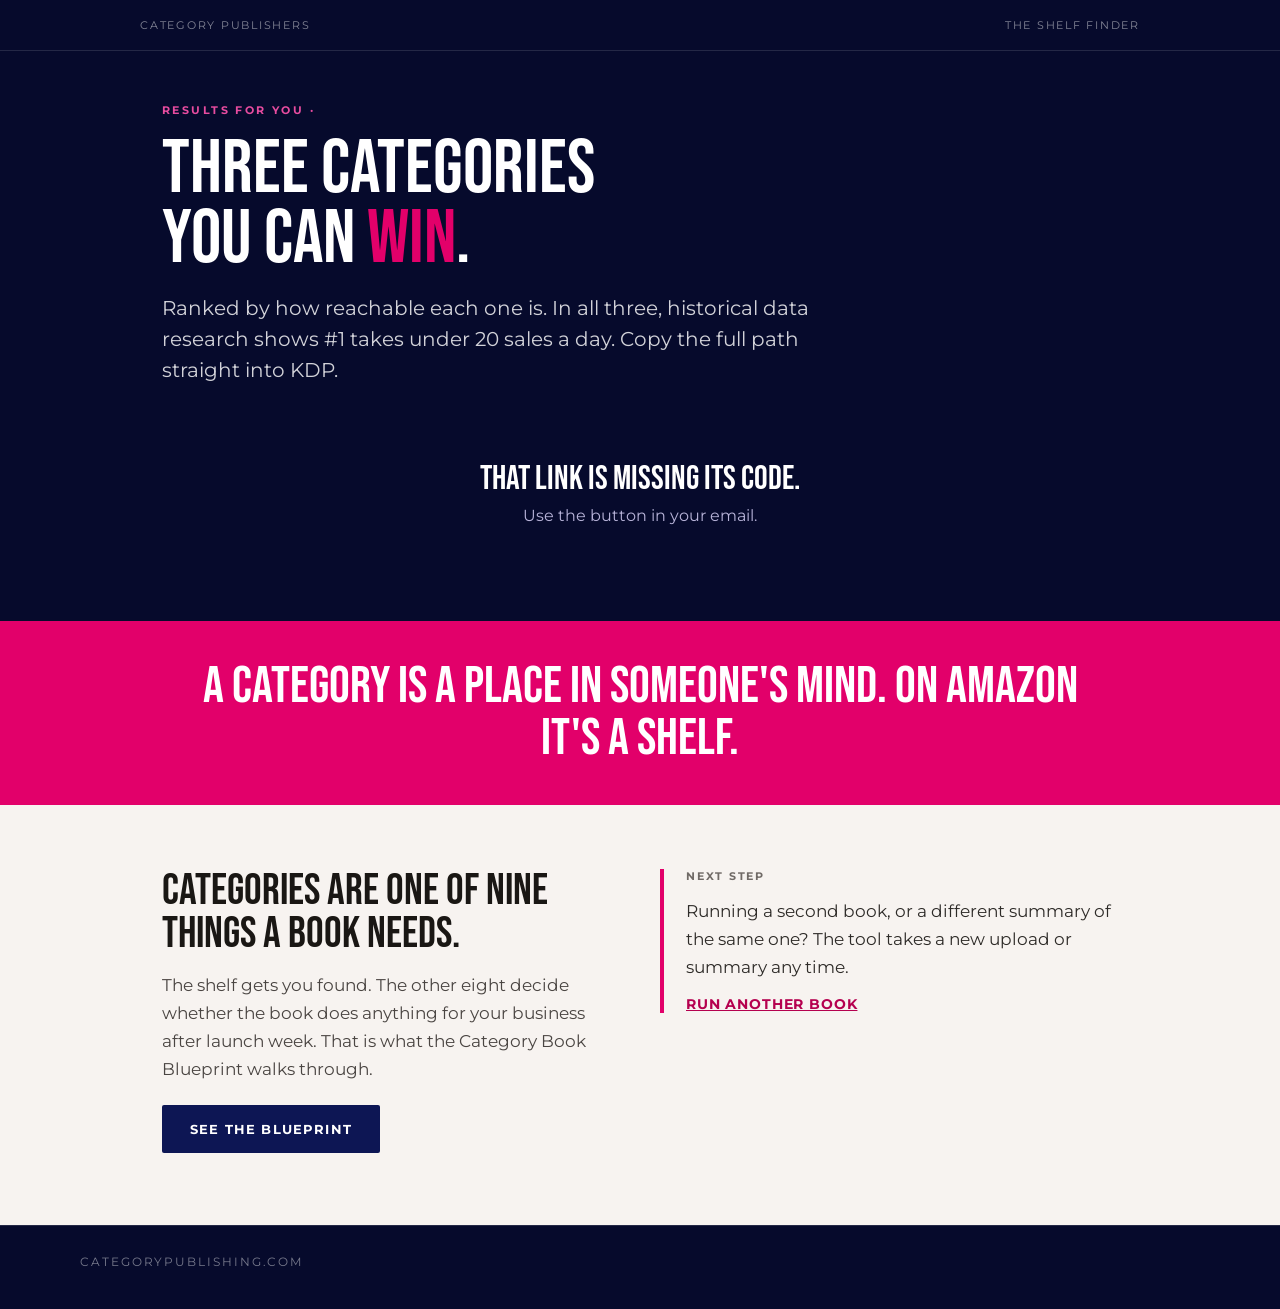
<file: shelf-finder/results.html>
<!DOCTYPE html>
<html lang="en">
<head>
<meta charset="utf-8">
<meta name="viewport" content="width=device-width, initial-scale=1">
<title>Three categories you can win — The Shelf Finder</title>
<link rel="preconnect" href="https://fonts.googleapis.com">
<link rel="preconnect" href="https://fonts.gstatic.com" crossorigin>
<link href="https://fonts.googleapis.com/css2?family=Bebas+Neue&family=Montserrat:wght@400;600;700;800&family=JetBrains+Mono:wght@400;500&display=swap" rel="stylesheet">
<meta name="robots" content="noindex, nofollow">
<meta name="referrer" content="no-referrer">
<meta name="description" content="Your three Amazon categories from The Shelf Finder.">
<link rel="icon" type="image/svg+xml" href="/assets/category-publishing-icon.svg">
<meta name="theme-color" content="#060a2c">
<link rel="stylesheet" href="css/shelf-finder.css">
</head>
<body class="dark">

<div class="topbar"><div><span>Category Publishers</span><span>The Shelf Finder</span></div></div>

<main>
  <section class="mid" style="padding-top:52px;padding-bottom:36px;display:flex;flex-direction:column;gap:18px">
    <div class="eyebrow">Results for <span data-fill="first_name">you</span> &middot; <span data-fill="date"></span></div>
    <h1 style="font-size:clamp(42px,7.5vw,76px);line-height:.92">Three categories<br>you can <span class="win">win</span>.</h1>
    <p class="lede" style="max-width:34em">Ranked by how reachable each one is. In all three, historical data research shows #1 takes under 20 sales a day. Copy the full path straight into KDP.</p>
  </section>

  <section class="mid" id="res-list" style="display:flex;flex-direction:column;gap:18px">
    <article class="res-card">
      <div class="res-head">
        <div style="display:flex;gap:16px;align-items:baseline;min-width:0">
          <div class="res-num" style="font-family:var(--font-display);font-size:40px;line-height:1;color:var(--pink-500)">1</div>
          <div style="min-width:0">
            <div class="res-name">Direct Marketing</div>
            <div class="res-rank">Most reachable</div>
          </div>
        </div>
        <div class="res-tag">#1 under 20 sales a day</div>
      </div>
      <div class="res-grid">
        <div style="min-width:0">
          <div class="cap">Full KDP path</div>
          <div class="path res-path">Kindle Store &rsaquo; Kindle eBooks &rsaquo; Business &amp; Money &rsaquo; Marketing &amp; Sales &rsaquo; Marketing &rsaquo; Direct</div>
          <button class="copy" type="button" data-copy="Kindle Store > Kindle eBooks > Business & Money > Marketing & Sales > Marketing > Direct">Copy path</button>
        </div>
        <div style="min-width:0">
          <div class="cap">Why it fits</div>
          <p class="why res-why">Your chapters on outbound sequences and follow-up map directly to this shelf. It is the least crowded of the three and the top ten turns over weekly.</p>
        </div>
      </div>
    </article>
    <p class="fine" style="margin-top:6px">Reachability is an estimate based on historical data research, not a guarantee. If you want exact daily sales figures, Publisher Rocket is the tool for that.</p>
  </section>

  <div class="band" style="margin-top:56px"><p>A category is a place in someone's mind. On Amazon it's a shelf.</p></div>

  <section class="light" style="padding:64px 0 72px">
    <div class="mid" style="display:grid;grid-template-columns:repeat(auto-fit,minmax(280px,1fr));gap:40px;align-items:start">
      <div style="min-width:0;display:flex;flex-direction:column;gap:16px">
        <h2 style="font-size:clamp(30px,4.4vw,44px);line-height:.98">Categories are one of nine things a book needs.</h2>
        <p style="margin:0;font-size:17px;line-height:1.65;color:var(--gray-600)">The shelf gets you found. The other eight decide whether the book does anything for your business after launch week. That is what the Category Book Blueprint walks through.</p>
        <a class="btn btn-navy" href="#" style="align-self:flex-start;margin-top:6px">See the Blueprint</a>
      </div>
      <div style="min-width:0;border-left:4px solid var(--pink-500);padding-left:22px;display:flex;flex-direction:column;gap:14px">
        <div style="font-size:11px;font-weight:700;letter-spacing:.16em;text-transform:uppercase;color:var(--gray-500)">Next step</div>
        <p style="margin:0;font-size:17px;line-height:1.65;color:var(--gray-700)">Running a second book, or a different summary of the same one? The tool takes a new upload or summary any time.</p>
        <a href="index.html" style="font-size:14px;font-weight:700;letter-spacing:.06em;text-transform:uppercase;color:var(--pink-600)">Run another book</a>
      </div>
    </div>
  </section>
</main>

<footer><div>CategoryPublishing.com</div></footer>

<script src="js/shelf-config.js"></script>
<script src="js/shelf-finder.js"></script>
</body>
</html>
</file>
<file: blueprint/shell.css>
/* shell.css — the app around the worksheet: sign-in, project picker, toolbar.
   The worksheet itself is untouched, and everything here disappears in print. */
.cbb-shell, .cbb-shell * { box-sizing: border-box; font-family: Montserrat, system-ui, sans-serif; }
/* The document styles bare tags, so anything the shell renders as one says its own colour. */

.cbb-veil {
  position: fixed; inset: 0; z-index: 9000; display: flex; align-items: center;
  justify-content: center; padding: 24px; background: #0D0B2A; overflow: auto;
}
.cbb-card {
  width: 100%; max-width: 440px; background: #16123C; color: #fff;
  border: 1px solid rgba(184,180,217,.22); border-radius: 12px; padding: 34px 30px 30px;
}
.cbb-card.wide { max-width: 720px; }
.cbb-eyebrow { font-size: 12px; font-weight: 700; letter-spacing: .26em; color: #FF2E85; margin-bottom: 12px; }
.cbb-h { font-size: 27px; font-weight: 800; letter-spacing: -.02em; line-height: 1.15;
         margin: 0 0 8px; color: #fff; }
.cbb-sub { font-size: 15px; font-weight: 500; line-height: 1.55; color: #B8B4D9; margin: 0 0 22px; }
.cbb-label { display: block; font-size: 12px; font-weight: 700; letter-spacing: .12em; color: #8C88B0; margin: 0 0 6px; }
.cbb-input {
  width: 100%; padding: 13px 14px; margin-bottom: 14px; font-size: 15px; color: #fff;
  background: #0D0B2A; border: 1px solid rgba(184,180,217,.3); border-radius: 8px;
}
.cbb-input:focus { outline: none; border-color: #E91E75; }
.cbb-btn {
  display: inline-block; width: 100%; padding: 14px 20px; font-size: 15px; font-weight: 700;
  color: #fff; background: #E91E75; border: 0; border-radius: 999px; cursor: pointer; text-align: center;
}
.cbb-btn:hover { background: #ff3b8a; }
.cbb-btn:disabled { opacity: .55; cursor: default; }
.cbb-btn.ghost { background: transparent; border: 1px solid rgba(184,180,217,.35); color: #C9C5E4; width: auto; padding: 10px 18px; font-size: 13px; }
.cbb-btn.ghost:hover { border-color: #E91E75; color: #fff; background: transparent; }
.cbb-link { background: none; border: 0; color: #FF2E85; font-size: 13px; font-weight: 600; cursor: pointer; padding: 8px 0; }
.cbb-err { font-size: 14px; font-weight: 600; color: #FF7BA8; margin: 0 0 14px; min-height: 0; }
.cbb-note { font-size: 13px; color: #8C88B0; margin-top: 16px; line-height: 1.5; }

/* Project list */
.cbb-rows { margin: 4px 0 20px; max-height: 46vh; overflow: auto; }
.cbb-row {
  display: flex; align-items: center; gap: 14px; width: 100%; text-align: left;
  padding: 14px 16px; margin-bottom: 8px; background: #0D0B2A; color: #fff; cursor: pointer;
  border: 1px solid rgba(184,180,217,.2); border-radius: 8px;
}
.cbb-row:hover { border-color: #E91E75; }
.cbb-row-main { flex: 1; min-width: 0; }
.cbb-row-name { font-size: 16px; font-weight: 700; }
.cbb-row-meta { font-size: 13px; color: #8C88B0; margin-top: 2px; }
.cbb-row-del { background: none; border: 0; color: #6E6A88; font-size: 12px; font-weight: 700; cursor: pointer; padding: 6px; }
.cbb-row-del:hover { color: #FF7BA8; }
.cbb-empty { font-size: 14px; color: #8C88B0; padding: 18px 0 22px; }

/* Toolbar over the document */
.cbb-bar {
  position: fixed; top: 0; left: 0; right: 0; z-index: 8000; display: flex; align-items: center;
  gap: 14px; padding: 10px 18px; background: rgba(13,11,42,.96); color: #fff;
  border-bottom: 1px solid rgba(184,180,217,.2); backdrop-filter: blur(6px);
}
.cbb-bar-name { font-size: 14px; font-weight: 700; }
.cbb-bar-cat { font-size: 13px; color: #8C88B0; }
.cbb-bar-spacer { flex: 1; }
.cbb-status { font-size: 12px; font-weight: 700; letter-spacing: .1em; color: #8C88B0; }
.cbb-status[data-s="saving"] { color: #C9C5E4; }
.cbb-status[data-s="saved"]  { color: #4ED18A; }
.cbb-status[data-s="error"]  { color: #FF7BA8; }
body.cbb-live { padding-top: 52px; }

@media (max-width: 640px) {
  .cbb-bar { flex-wrap: wrap; gap: 8px 12px; }
  .cbb-bar-spacer { display: none; }
  body.cbb-live { padding-top: 92px; }
}
@media print {
  .cbb-bar, .cbb-veil { display: none !important; }
  body.cbb-live { padding-top: 0 !important; }
}
</file>
<file: enemy-finder/css/enemy-finder.css>
/* Enemy Finder — Smart Publishing Studio tokens + page styles.
   The board is the point: cards arrive, survive or leave, and a starred one
   never moves. Every rule below that touches .card exists to make that
   readable at a glance. */
:root{
  --pink-300:#ee82be; --pink-400:#e84ca0; --pink-500:#e2006a; --pink-600:#b5004f;
  --navy-500:#0d1654; --navy-600:#091040; --navy-ink:#060a2c;
  --cream:#f7f3f0; --gray-300:#c4bdb8; --gray-500:#706a66; --gray-600:#4a4542; --gray-700:#2e2b28; --gray-800:#1a1714;
  --font-display:"Bebas Neue",Impact,sans-serif;
  --font-sans:"Montserrat",system-ui,sans-serif;
  --font-mono:"JetBrains Mono",ui-monospace,monospace;
  --radius:2px;
}
*{box-sizing:border-box}
[hidden]{display:none!important}
body{margin:0;font-family:var(--font-sans);-webkit-font-smoothing:antialiased}
body.dark{background:var(--navy-ink);color:#fff}
img{max-width:100%}
a{color:var(--pink-400)}
a:hover{color:var(--pink-300)}
h1,h2{margin:0;font-family:var(--font-display);text-transform:uppercase;font-weight:400;line-height:.94}
.wrap{max-width:1120px;margin:0 auto;padding:0 22px}
.narrow{max-width:760px;margin:0 auto;padding:0 22px}
.eyebrow{font-size:11px;font-weight:700;letter-spacing:.22em;text-transform:uppercase;color:var(--pink-400)}
.lede{font-size:clamp(17px,2.2vw,20px);line-height:1.55;color:rgba(255,255,255,.82);max-width:32em;text-wrap:pretty;margin:0}
.body-dark{font-size:18px;line-height:1.65;color:rgba(255,255,255,.8);margin:0}
.fine{font-size:13px;line-height:1.6;color:rgba(255,255,255,.45)}
.band{background:var(--pink-500);padding:40px 22px}
.band p{max-width:900px;margin:0 auto;font-family:var(--font-display);font-size:clamp(30px,5vw,52px);line-height:1;text-transform:uppercase;color:#fff;text-align:center}
.light{background:var(--cream);color:var(--gray-800)}
.light h2{color:var(--gray-800)}

/* ── Buttons ──────────────────────────────────────────────────────────────── */
.btn{display:inline-flex;align-items:center;justify-content:center;gap:10px;text-decoration:none;border:none;cursor:pointer;
  font-family:var(--font-sans);font-weight:700;font-size:15px;letter-spacing:.09em;text-transform:uppercase;
  background:var(--pink-500);color:#fff;padding:18px 36px;border-radius:var(--radius);transition:background .18s ease,transform .12s ease}
.btn:hover{background:var(--pink-600);color:#fff}
.btn:active{transform:scale(.97)}
.btn:disabled{opacity:.5;cursor:default;transform:none}
.btn-sm{font-size:12px;padding:13px 22px;letter-spacing:.12em}
.btn-ghost{background:none;border:1px solid rgba(255,255,255,.3);color:rgba(255,255,255,.75);font-size:11px;letter-spacing:.12em;padding:11px 20px}
.btn-ghost:hover{background:none;border-color:#fff;color:#fff}

/* ── Hero ─────────────────────────────────────────────────────────────────── */
.hero{display:flex;flex-direction:column;gap:24px;padding-top:56px;padding-bottom:20px;max-width:900px}
.hero h1{font-size:clamp(52px,9vw,96px);line-height:.88;letter-spacing:.01em}
.hero .accent{color:var(--pink-500)}

/* ── Setup: the three blanks ──────────────────────────────────────────────── */
.setup{background:var(--navy-500);border-radius:var(--radius);padding:clamp(26px,4.5vw,44px);display:flex;flex-direction:column;gap:26px}
.setup h2{color:#fff;font-size:clamp(30px,4.4vw,42px);line-height:.98}
.field{display:flex;flex-direction:column;gap:9px;min-width:0}
.label{font-size:11px;font-weight:700;letter-spacing:.14em;text-transform:uppercase;color:rgba(255,255,255,.62)}
.label .opt{color:rgba(255,255,255,.35);letter-spacing:.06em}
.help{font-size:13px;line-height:1.5;color:rgba(255,255,255,.45);margin:0}
input[type=text],textarea{width:100%;background:rgba(255,255,255,.06);border:1px solid rgba(255,255,255,.18);border-radius:var(--radius);
  color:#fff;font-family:var(--font-sans);font-size:16px;line-height:1.6;padding:15px 16px;transition:border-color .16s ease}
textarea{resize:vertical;min-height:52px;overflow:hidden}
input[type=text]:focus,textarea:focus{outline:none;border-color:var(--pink-400)}
::placeholder{color:rgba(255,255,255,.34)}
.err{color:#ff7ba8;font-weight:700;font-size:14px;line-height:1.5;margin:0}

/* ── The strip: setup, folded away once the dig starts ────────────────────── */
.strip{display:flex;flex-wrap:wrap;gap:10px 18px;align-items:baseline;justify-content:space-between;
  border:1px solid rgba(255,255,255,.14);border-radius:var(--radius);padding:14px 18px;background:rgba(255,255,255,.03)}
.strip-facts{display:flex;flex-wrap:wrap;gap:6px 20px;min-width:0;font-size:13px;color:rgba(255,255,255,.72)}
.strip-facts b{font-weight:700;letter-spacing:.14em;text-transform:uppercase;font-size:10px;color:rgba(255,255,255,.4);margin-right:7px}
.strip-facts span{min-width:0;overflow:hidden;text-overflow:ellipsis;white-space:nowrap;max-width:26em}

/* ── The ask: one question, front and centre ──────────────────────────────── */
.ask{border:1px solid rgba(255,255,255,.16);border-left:4px solid var(--pink-500);background:rgba(255,255,255,.04);
  border-radius:var(--radius);padding:clamp(22px,3.6vw,34px);display:flex;flex-direction:column;gap:18px;
  animation:rise .34s cubic-bezier(.2,.7,.3,1) both}
.ask-top{display:flex;flex-wrap:wrap;gap:12px;align-items:center;justify-content:space-between}
.ask-step{font-size:10px;font-weight:700;letter-spacing:.2em;text-transform:uppercase;color:var(--pink-400)}
.dots{display:flex;gap:6px}
.dot{width:7px;height:7px;border-radius:50%;background:rgba(255,255,255,.18);transition:background .3s ease}
.dot.on{background:var(--pink-500)}
.read{margin:0;font-size:14px;line-height:1.6;color:rgba(255,255,255,.62);border-left:2px solid rgba(255,255,255,.18);padding-left:14px}
.ask h3{margin:0;font-size:clamp(20px,2.7vw,26px);line-height:1.35;font-weight:600;color:#fff;text-wrap:pretty}
.ask .hint{margin:-8px 0 0;font-size:13px;color:rgba(255,255,255,.44)}
.ask-row{display:flex;flex-wrap:wrap;gap:14px;align-items:center;justify-content:space-between}
.ask-row .keys{font-size:11px;letter-spacing:.1em;text-transform:uppercase;color:rgba(255,255,255,.3)}

/* ── The board ────────────────────────────────────────────────────────────── */
.board{display:grid;grid-template-columns:repeat(auto-fit,minmax(300px,1fr));gap:30px;align-items:start}
.col{min-width:0;display:flex;flex-direction:column;gap:14px}
.col-head{display:flex;flex-wrap:wrap;gap:4px 12px;align-items:baseline;justify-content:space-between;
  border-bottom:1px solid rgba(255,255,255,.14);padding-bottom:12px}
.col-head h3{margin:0;font-family:var(--font-display);font-size:clamp(24px,3vw,30px);text-transform:uppercase;letter-spacing:.02em;line-height:1}
.col-head .sub{font-size:11px;letter-spacing:.06em;color:rgba(255,255,255,.4)}
.col-list{display:flex;flex-direction:column;gap:12px;min-height:40px}

.card{position:relative;border:1px solid rgba(255,255,255,.15);background:rgba(255,255,255,.03);border-radius:var(--radius);
  padding:16px 52px 16px 18px;overflow:hidden;
  transition:border-color .2s ease,background .2s ease,opacity .26s ease,transform .26s ease,
             height .26s ease,padding .26s ease,margin .26s ease}
.card:hover{border-color:rgba(255,255,255,.34)}
.card .name{font-family:var(--font-display);font-size:23px;line-height:1.05;text-transform:uppercase;letter-spacing:.02em;color:#fff}
.card .meaning{margin:8px 0 0;font-size:14px;line-height:1.6;color:rgba(255,255,255,.66)}
.card.starred{border-color:var(--pink-500);background:rgba(226,0,106,.09)}
.card.starred .meaning{color:rgba(255,255,255,.8)}

/* The star is the promise: click it and the name is safe for good. */
.star{position:absolute;top:12px;right:12px;width:32px;height:32px;display:grid;place-items:center;cursor:pointer;
  background:none;border:none;padding:0;border-radius:50%;color:rgba(255,255,255,.3);
  transition:color .18s ease,transform .18s cubic-bezier(.2,1.6,.4,1),background .18s ease}
.star:hover{color:var(--pink-300);background:rgba(255,255,255,.06)}
.star svg{width:19px;height:19px;fill:none;stroke:currentColor;stroke-width:1.8;stroke-linejoin:round}
.card.starred .star{color:var(--pink-400)}
.card.starred .star svg{fill:currentColor;stroke:currentColor}
.star.pop{transform:scale(1.32)}

.tag{position:absolute;bottom:0;right:0;font-size:9px;font-weight:700;letter-spacing:.16em;text-transform:uppercase;
  padding:4px 9px;border-radius:var(--radius) 0 0 0}
.tag-new{background:var(--pink-500);color:#fff;animation:fadeout .6s ease 2.4s both}
.tag-kept{background:rgba(226,0,106,.22);color:var(--pink-300)}

/* Arriving, and leaving. Both are collapsed in JS so the column closes up. */
.card.enter{animation:rise .38s cubic-bezier(.2,.7,.3,1) both}
.card.leaving{opacity:0;transform:translateY(-6px) scale(.97);height:0!important;
  padding-top:0;padding-bottom:0;margin-top:-12px;border-width:0}
@keyframes rise{from{opacity:0;transform:translateY(14px)}to{opacity:1;transform:none}}
@keyframes fadeout{to{opacity:0;visibility:hidden}}
@keyframes pulse{50%{opacity:.45}}
.board.busy .col-list{opacity:.55;transition:opacity .2s ease}
.board.busy .card.starred{opacity:1}

.empty{border:1px dashed rgba(255,255,255,.2);border-radius:var(--radius);padding:26px 18px;text-align:center;
  font-size:14px;line-height:1.6;color:rgba(255,255,255,.4)}
.working{display:flex;align-items:center;gap:11px;font-size:13px;letter-spacing:.06em;color:rgba(255,255,255,.55)}
.working i{width:8px;height:8px;border-radius:50%;background:var(--pink-500);animation:pulse 1s ease-in-out infinite}

/* ── Sharpening ───────────────────────────────────────────────────────────── */
.sharp{border:1px solid rgba(255,255,255,.16);background:rgba(255,255,255,.03);border-radius:var(--radius);
  padding:clamp(20px,3vw,28px);display:flex;flex-direction:column;gap:16px}
.sharp-head{display:flex;flex-wrap:wrap;gap:12px;align-items:baseline;justify-content:space-between}
.sharp-name{font-family:var(--font-display);font-size:clamp(26px,3.4vw,34px);line-height:1;text-transform:uppercase}
.verdict-tag{flex:none;font-size:10px;font-weight:700;letter-spacing:.14em;text-transform:uppercase;padding:7px 12px;border-radius:var(--radius)}
.verdict-tag.yes{background:var(--pink-500);color:#fff}
.verdict-tag.no{background:rgba(255,255,255,.1);color:rgba(255,255,255,.65)}
.verdict{margin:0;font-size:16px;line-height:1.65;color:rgba(255,255,255,.8)}
.swap{border-top:1px solid rgba(255,255,255,.12);padding-top:16px;display:flex;flex-wrap:wrap;gap:14px;align-items:flex-end;justify-content:space-between}
.swap-name{font-family:var(--font-display);font-size:24px;line-height:1.05;text-transform:uppercase;color:var(--pink-300)}
.swap-meaning{margin:6px 0 0;font-size:14px;line-height:1.6;color:rgba(255,255,255,.62);max-width:44em}

/* ── The keep: what they walk away with ───────────────────────────────────── */
.keep{border:1px solid rgba(255,255,255,.16);border-top:4px solid var(--pink-500);background:rgba(255,255,255,.03);
  border-radius:var(--radius);padding:clamp(24px,4vw,38px);display:flex;flex-direction:column;gap:20px}
.keep-list{display:flex;flex-direction:column;gap:18px;margin:0;padding:0;list-style:none}
.keep-list li{display:grid;grid-template-columns:auto 1fr;gap:16px;align-items:baseline}
.keep-list .n{font-family:var(--font-display);font-size:26px;color:var(--pink-500);line-height:1}
.keep-list .name{font-family:var(--font-display);font-size:26px;line-height:1.05;text-transform:uppercase}
.keep-list .meaning{margin:6px 0 0;font-size:15px;line-height:1.6;color:rgba(255,255,255,.7)}
.keep-list .from{font-size:10px;font-weight:700;letter-spacing:.14em;text-transform:uppercase;color:rgba(255,255,255,.35);margin-top:8px}

.steps{display:grid;grid-template-columns:repeat(auto-fit,minmax(240px,1fr));gap:32px}
.step{display:flex;flex-direction:column;gap:12px;border-top:3px solid var(--navy-500);padding-top:18px}
.step .n{font-family:var(--font-display);font-size:44px;line-height:1;color:var(--pink-500)}
.step h3{margin:0;font-size:19px;font-weight:700;line-height:1.3}
.step p{margin:0;font-size:16px;line-height:1.6;color:var(--gray-600)}

footer{border-top:1px solid rgba(255,255,255,.12);padding:28px 22px 40px}
footer div{max-width:1120px;margin:0 auto;font-size:12px;letter-spacing:.16em;text-transform:uppercase;color:rgba(255,255,255,.45)}

@media (max-width:520px){
  .card{padding-right:48px}
  .btn{padding:16px 26px;font-size:14px}
}
@media (prefers-reduced-motion:reduce){
  *,*::before,*::after{animation-duration:.01ms!important;animation-iteration-count:1!important;transition-duration:.01ms!important}
}
</file>
<file: shelf-finder/css/shelf-finder.css>
/* Shelf Finder — Smart Publishing Studio tokens + page styles */
:root{
  --pink-300:#ee82be; --pink-400:#e84ca0; --pink-500:#e2006a; --pink-600:#b5004f;
  --navy-500:#0d1654; --navy-600:#091040; --navy-ink:#060a2c;
  --cream:#f7f3f0; --gray-300:#c4bdb8; --gray-500:#706a66; --gray-600:#4a4542; --gray-700:#2e2b28; --gray-800:#1a1714;
  --font-display:"Bebas Neue",Impact,sans-serif;
  --font-sans:"Montserrat",system-ui,sans-serif;
  --font-mono:"JetBrains Mono",ui-monospace,monospace;
  --radius:2px;
}
*{box-sizing:border-box}
[hidden]{display:none!important}
body{margin:0;font-family:var(--font-sans);-webkit-font-smoothing:antialiased}
body.dark{background:var(--navy-ink);color:#fff}
body.desk{background:#e6e2df}
img{max-width:100%}
a{color:var(--pink-400)}
a:hover{color:var(--pink-300)}
h1,h2{margin:0;font-family:var(--font-display);text-transform:uppercase;font-weight:400;line-height:.94}
.wrap{max-width:1120px;margin:0 auto;padding:0 22px}
.narrow{max-width:760px;margin:0 auto;padding:0 22px}
.mid{max-width:1000px;margin:0 auto;padding:0 22px}
.eyebrow{font-size:11px;font-weight:700;letter-spacing:.22em;text-transform:uppercase;color:var(--pink-400)}
.lede{font-size:clamp(17px,2.2vw,20px);line-height:1.55;color:rgba(255,255,255,.82);max-width:30em;text-wrap:pretty;margin:0}
.body-dark{font-size:18px;line-height:1.65;color:rgba(255,255,255,.8);margin:0}
.btn{display:inline-flex;align-items:center;justify-content:center;text-decoration:none;border:none;cursor:pointer;
  font-family:var(--font-sans);font-weight:700;font-size:15px;letter-spacing:.09em;text-transform:uppercase;
  background:var(--pink-500);color:#fff;padding:18px 36px;border-radius:var(--radius);transition:background .18s ease,transform .12s ease}
.btn:hover{background:var(--pink-600);color:#fff}
.btn:active{transform:scale(.97)}
.btn-navy{background:var(--navy-500);font-size:13px;padding:16px 28px}
.btn-navy:hover{background:var(--navy-600)}
.btn-ghost{background:none;border:1px solid rgba(255,255,255,.3);color:rgba(255,255,255,.75);font-size:11px;letter-spacing:.12em;padding:11px 20px}
.btn-ghost:hover{background:none;border-color:#fff;color:#fff}
.band{background:var(--pink-500);padding:40px 22px}
.band p{max-width:900px;margin:0 auto;font-family:var(--font-display);font-size:clamp(30px,5vw,52px);line-height:1;text-transform:uppercase;color:#fff;text-align:center}
.light{background:var(--cream);color:var(--gray-800)}
.light h2{color:var(--gray-800)}
.hero{display:grid;grid-template-columns:repeat(auto-fit,minmax(300px,1fr));gap:48px;align-items:center;padding-top:56px;padding-bottom:64px}
.hero-col{display:flex;flex-direction:column;gap:24px;min-width:0}
.hero h1{font-size:clamp(52px,9vw,92px);line-height:.9;letter-spacing:.01em}
.win{color:var(--pink-500)}
.panel{min-width:0;border:1px solid rgba(255,255,255,.14);background:rgba(255,255,255,.03);border-radius:var(--radius);padding:22px 20px 24px}
.panel-head{display:flex;justify-content:space-between;align-items:baseline;gap:12px;padding-bottom:14px;border-bottom:1px solid rgba(255,255,255,.12)}
.panel-title{font-family:var(--font-display);font-size:26px;letter-spacing:.02em}
.panel-tag{font-size:10px;letter-spacing:.14em;text-transform:uppercase;color:var(--pink-400)}
.panel-row{display:grid;grid-template-columns:26px 1fr;gap:14px;align-items:start;padding:16px 0;border-bottom:1px solid rgba(255,255,255,.08)}
.panel-row .n{font-family:var(--font-display);font-size:24px;color:var(--pink-500);line-height:1.1}
.panel-path{font-size:13px;font-weight:600;line-height:1.4;color:rgba(255,255,255,.5);filter:blur(4px)}
.panel-note{font-size:10px;font-weight:700;letter-spacing:.12em;text-transform:uppercase;color:rgba(255,255,255,.42);margin-top:7px}
.panel-foot{padding-top:16px;font-size:12px;color:rgba(255,255,255,.4)}
.steps{display:grid;grid-template-columns:repeat(auto-fit,minmax(240px,1fr));gap:32px}
.step{display:flex;flex-direction:column;gap:12px;border-top:3px solid var(--navy-500);padding-top:18px}
.step .n{font-family:var(--font-display);font-size:44px;line-height:1;color:var(--pink-500)}
.step h3{margin:0;font-size:19px;font-weight:700;line-height:1.3}
.step p{margin:0;font-size:16px;line-height:1.6;color:var(--gray-600)}
.gate{max-width:720px;margin:0 auto;background:var(--navy-500);border-radius:var(--radius);padding:clamp(28px,5vw,48px)}
.gate h2{color:#fff;font-size:clamp(32px,4.8vw,46px);line-height:.98}
.field{display:flex;flex-direction:column;gap:9px}
.label{font-size:11px;font-weight:700;letter-spacing:.14em;text-transform:uppercase;color:rgba(255,255,255,.6)}
input[type=email],textarea{width:100%;background:rgba(255,255,255,.06);border:1px solid rgba(255,255,255,.18);border-radius:var(--radius);
  color:#fff;font-family:var(--font-sans);font-size:16px;line-height:1.6;padding:15px 16px}
textarea{font-size:15px;resize:vertical}
input[type=email]:focus,textarea:focus{outline:none;border-color:var(--pink-400)}
::placeholder{color:rgba(255,255,255,.38)}
.drop{display:flex;flex-wrap:wrap;gap:14px;align-items:center;justify-content:space-between;border:1px dashed rgba(255,255,255,.28);
  border-radius:var(--radius);background:rgba(255,255,255,.04);padding:18px;cursor:pointer}
.drop:hover{border-color:var(--pink-400)}
.drop .name{font-size:15px;font-weight:600;color:#fff;word-break:break-word}
.drop .hint{font-size:12px;color:rgba(255,255,255,.45);margin-top:4px}
.drop .pick{flex:none;font-size:10px;font-weight:700;letter-spacing:.14em;text-transform:uppercase;color:#fff;border:1px solid rgba(255,255,255,.4);border-radius:var(--radius);padding:10px 16px}
.or{display:flex;align-items:center;gap:14px}
.or span{flex:1;height:1px;background:rgba(255,255,255,.16)}
.or em{font-style:normal;font-size:10px;font-weight:700;letter-spacing:.16em;text-transform:uppercase;color:rgba(255,255,255,.45)}
.micro{font-size:13px;color:rgba(255,255,255,.5);text-align:center}
.list{display:flex;flex-direction:column}
.list-item{display:grid;grid-template-columns:auto 1fr;gap:16px;padding:20px 0;border-top:1px solid var(--gray-300);align-items:baseline;
  font-size:17px;line-height:1.6;color:var(--gray-600)}
.list-item:last-child{border-bottom:1px solid var(--gray-300)}
.dot{width:10px;height:10px;background:var(--pink-500);transform:translateY(6px)}
.rule{border-left:4px solid var(--navy-500);padding-left:24px;display:flex;flex-direction:column;gap:18px}
footer{border-top:1px solid rgba(255,255,255,.12);padding:28px 22px 40px}
footer div{max-width:1120px;margin:0 auto;font-size:12px;letter-spacing:.16em;text-transform:uppercase;color:rgba(255,255,255,.45)}
/* results page */
.res-card{border:1px solid rgba(255,255,255,.15);background:rgba(255,255,255,.03);border-radius:var(--radius);
  padding:clamp(22px,3.5vw,32px);display:flex;flex-direction:column;gap:22px}
.res-head{display:flex;flex-wrap:wrap;gap:16px;align-items:baseline;justify-content:space-between}
.res-name{font-family:var(--font-display);font-size:clamp(30px,4.2vw,44px);line-height:1;text-transform:uppercase}
.res-rank{font-size:11px;font-weight:700;letter-spacing:.14em;text-transform:uppercase;color:rgba(255,255,255,.45);margin-top:6px}
.res-tag{flex:none;font-size:11px;font-weight:700;letter-spacing:.1em;text-transform:uppercase;color:#fff;background:var(--pink-500);border-radius:var(--radius);padding:10px 14px}
.res-grid{border-top:1px solid rgba(255,255,255,.12);padding-top:20px;display:grid;grid-template-columns:repeat(auto-fit,minmax(260px,1fr));gap:24px}
.cap{font-size:10px;font-weight:700;letter-spacing:.14em;text-transform:uppercase;color:rgba(255,255,255,.45)}
.path{font-family:var(--font-mono);font-size:13px;line-height:1.65;color:rgba(255,255,255,.9);word-break:break-word;margin:8px 0}
.copy{background:none;border:1px solid rgba(255,255,255,.28);color:rgba(255,255,255,.8);font-family:var(--font-sans);
  font-size:10px;font-weight:700;letter-spacing:.14em;text-transform:uppercase;padding:10px 16px;border-radius:var(--radius);cursor:pointer}
.copy:hover{border-color:#fff;color:#fff}
.why{font-size:16px;line-height:1.65;color:rgba(255,255,255,.78);margin:8px 0 0}
.fine{font-size:13px;line-height:1.6;color:rgba(255,255,255,.45)}
.topbar{border-bottom:1px solid rgba(255,255,255,.12);padding:18px 22px}
.topbar div{max-width:1000px;margin:0 auto;display:flex;flex-wrap:wrap;gap:12px;justify-content:space-between;align-items:center;
  font-size:11px;letter-spacing:.16em;text-transform:uppercase;color:rgba(255,255,255,.5)}
</file>
